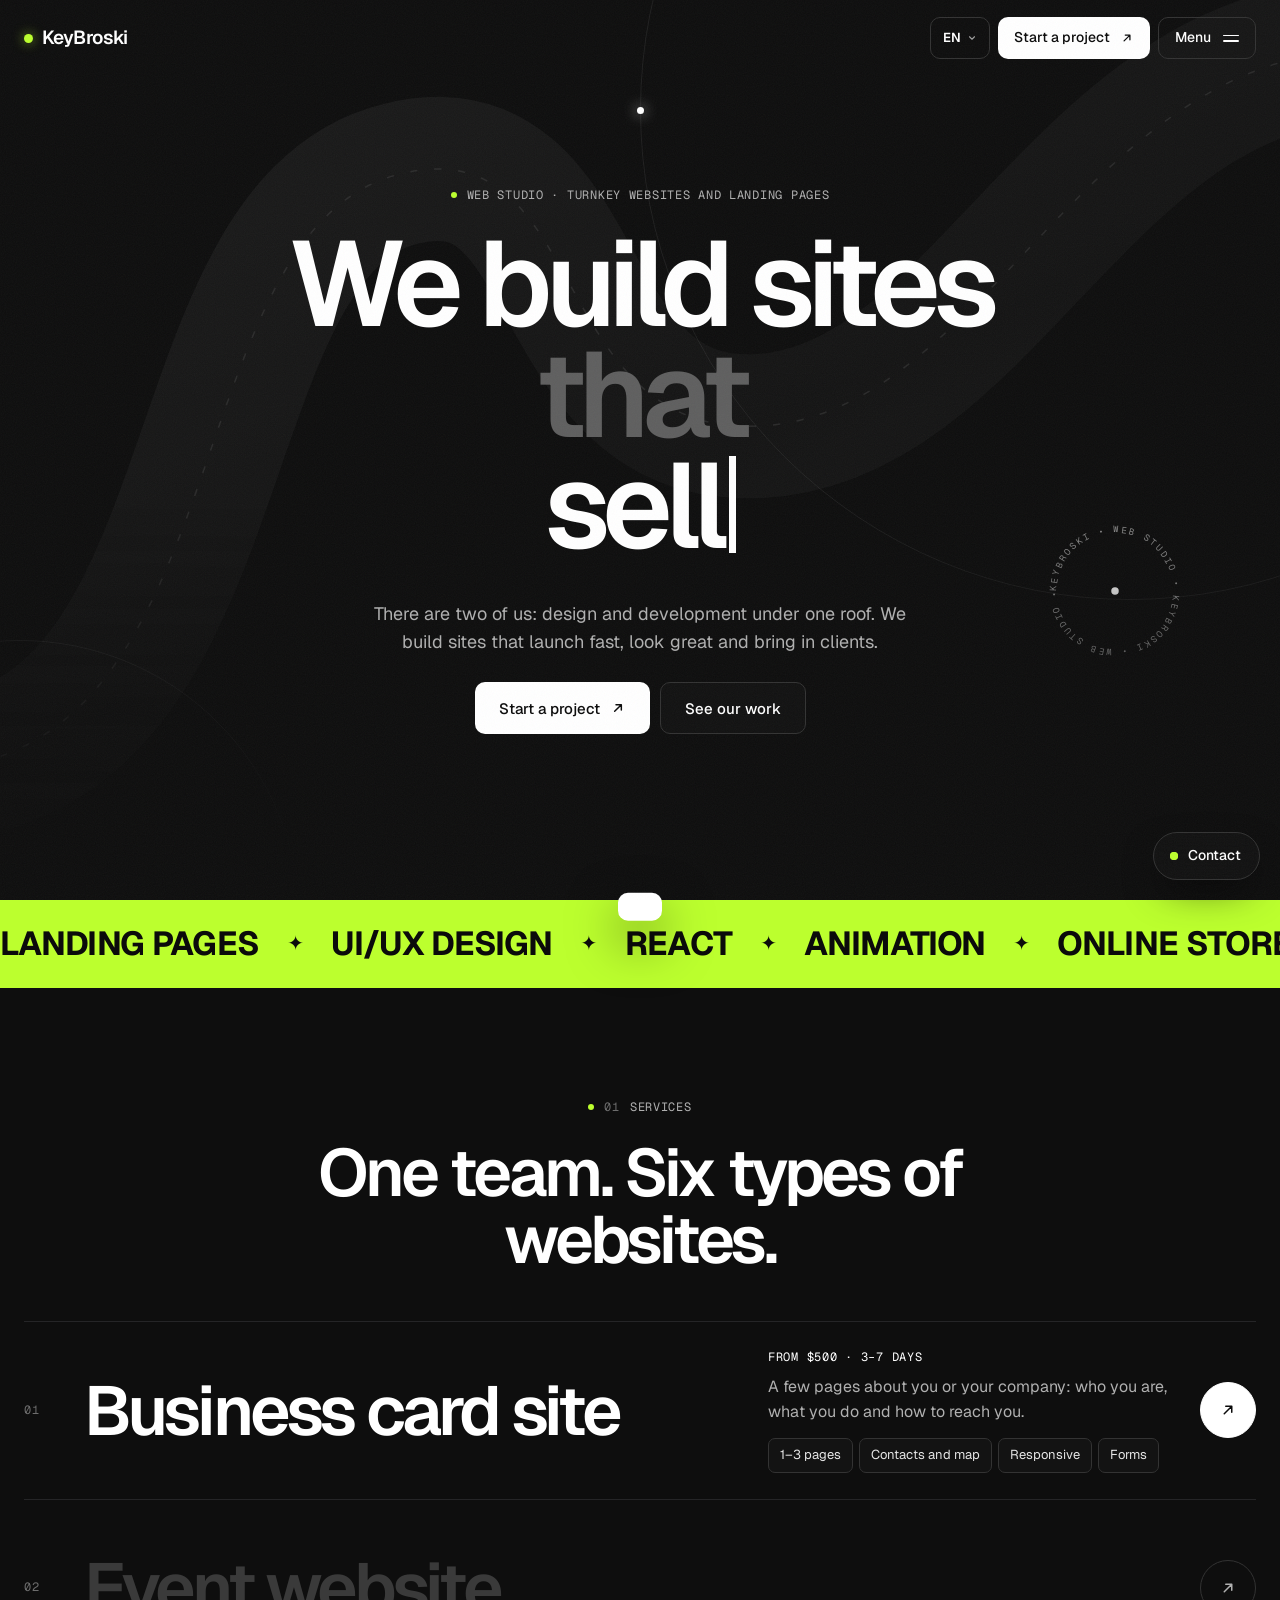
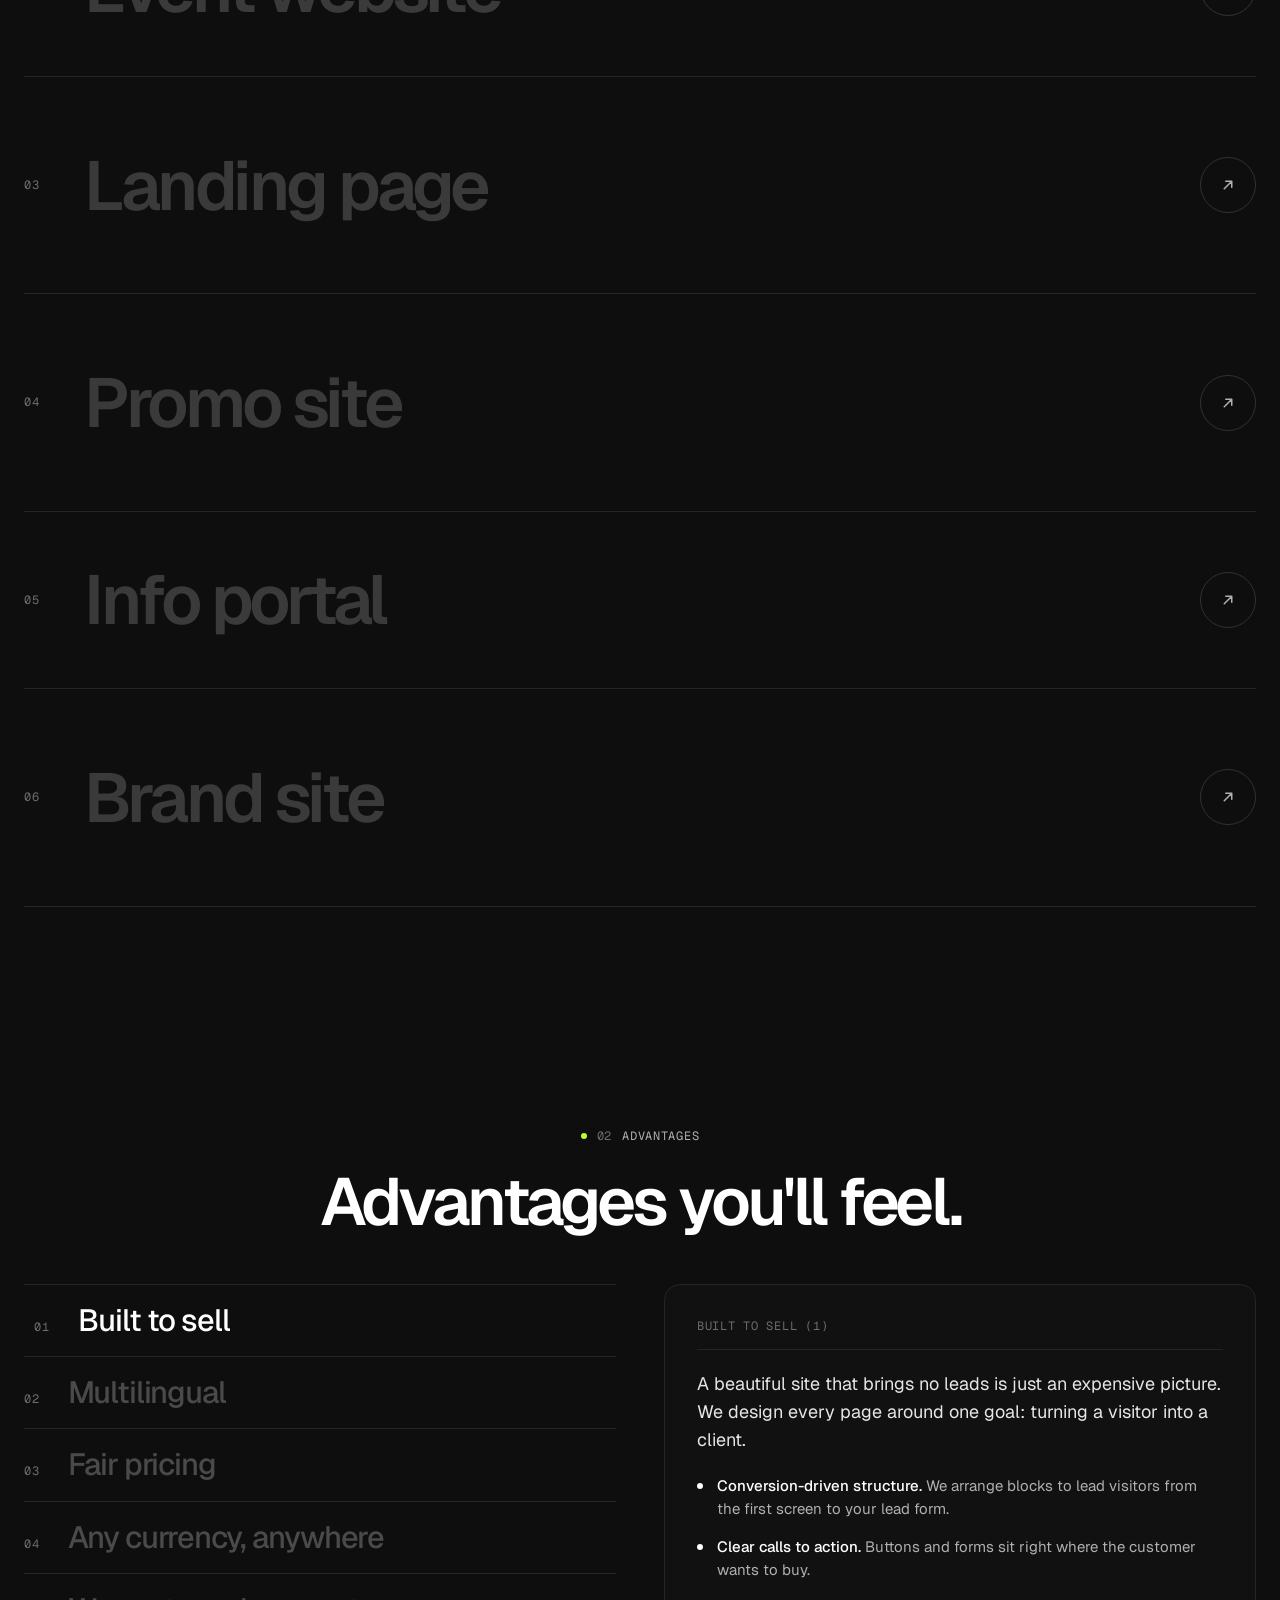
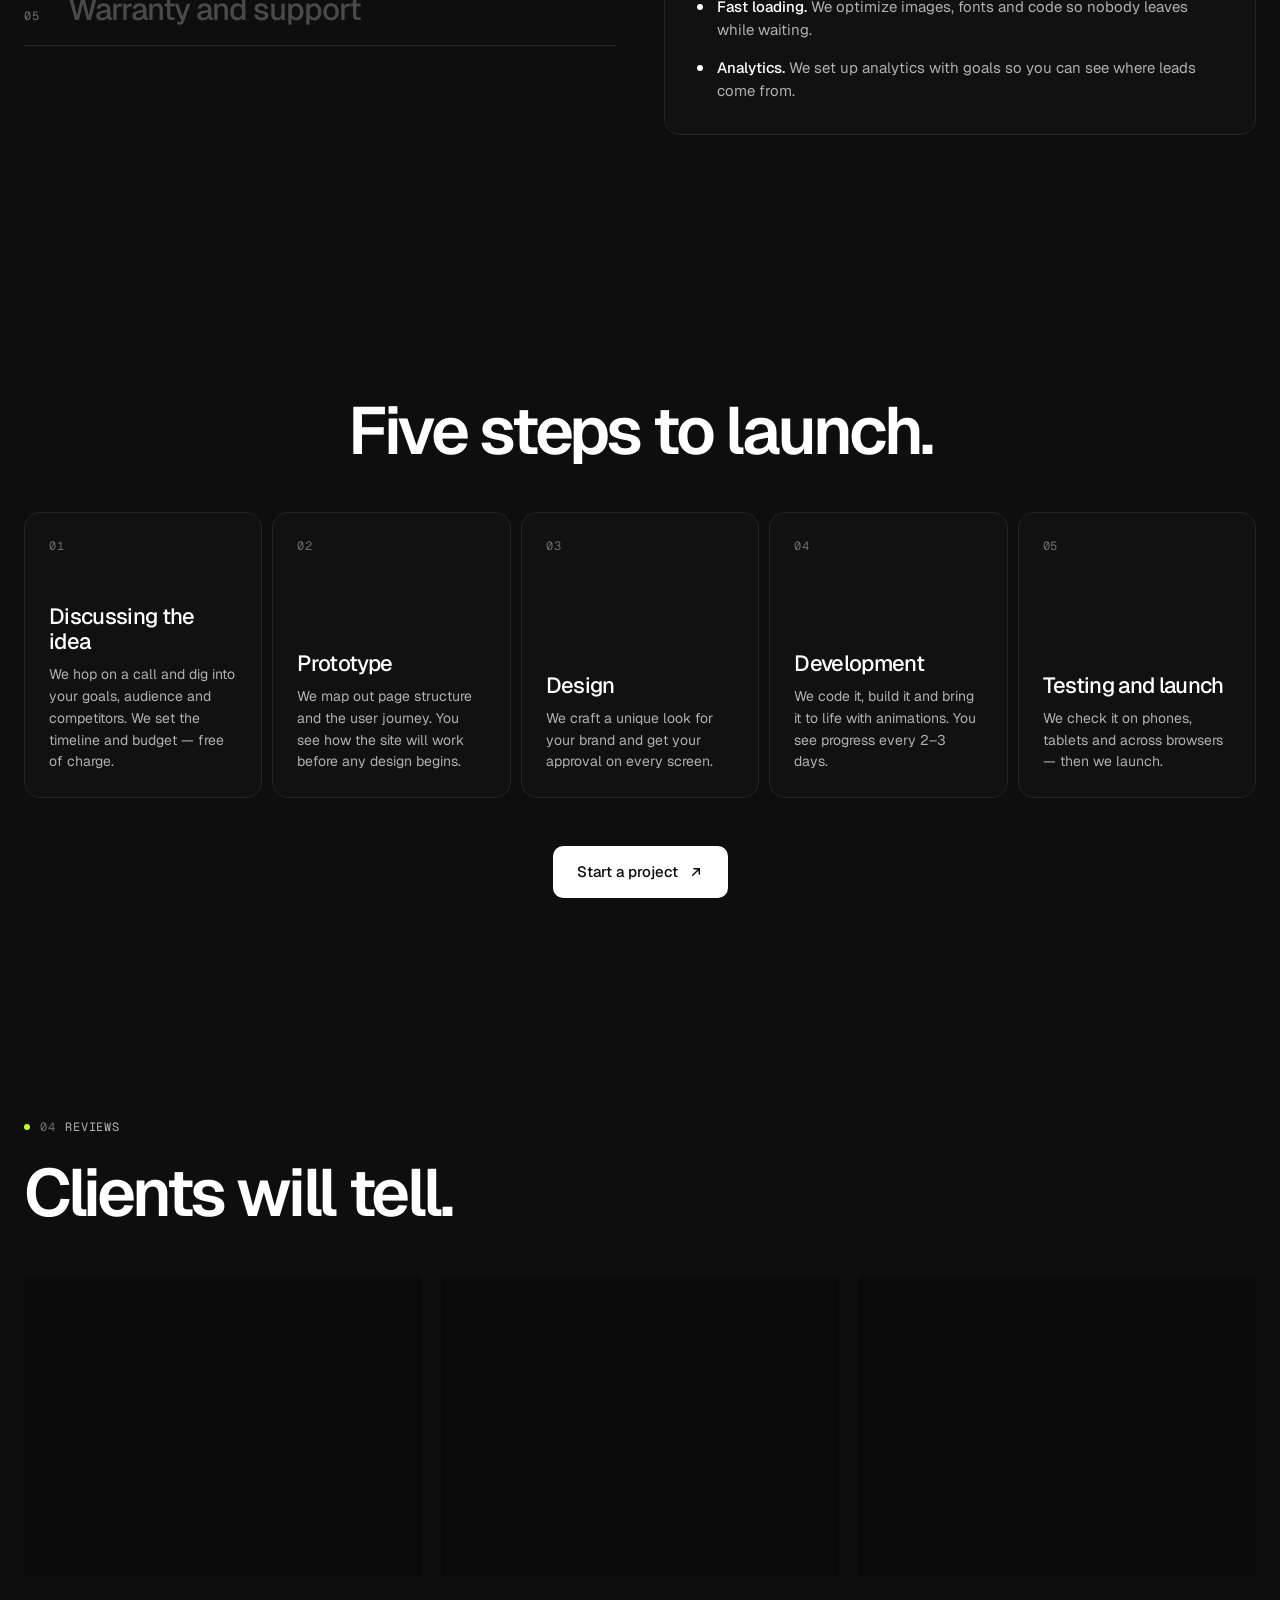
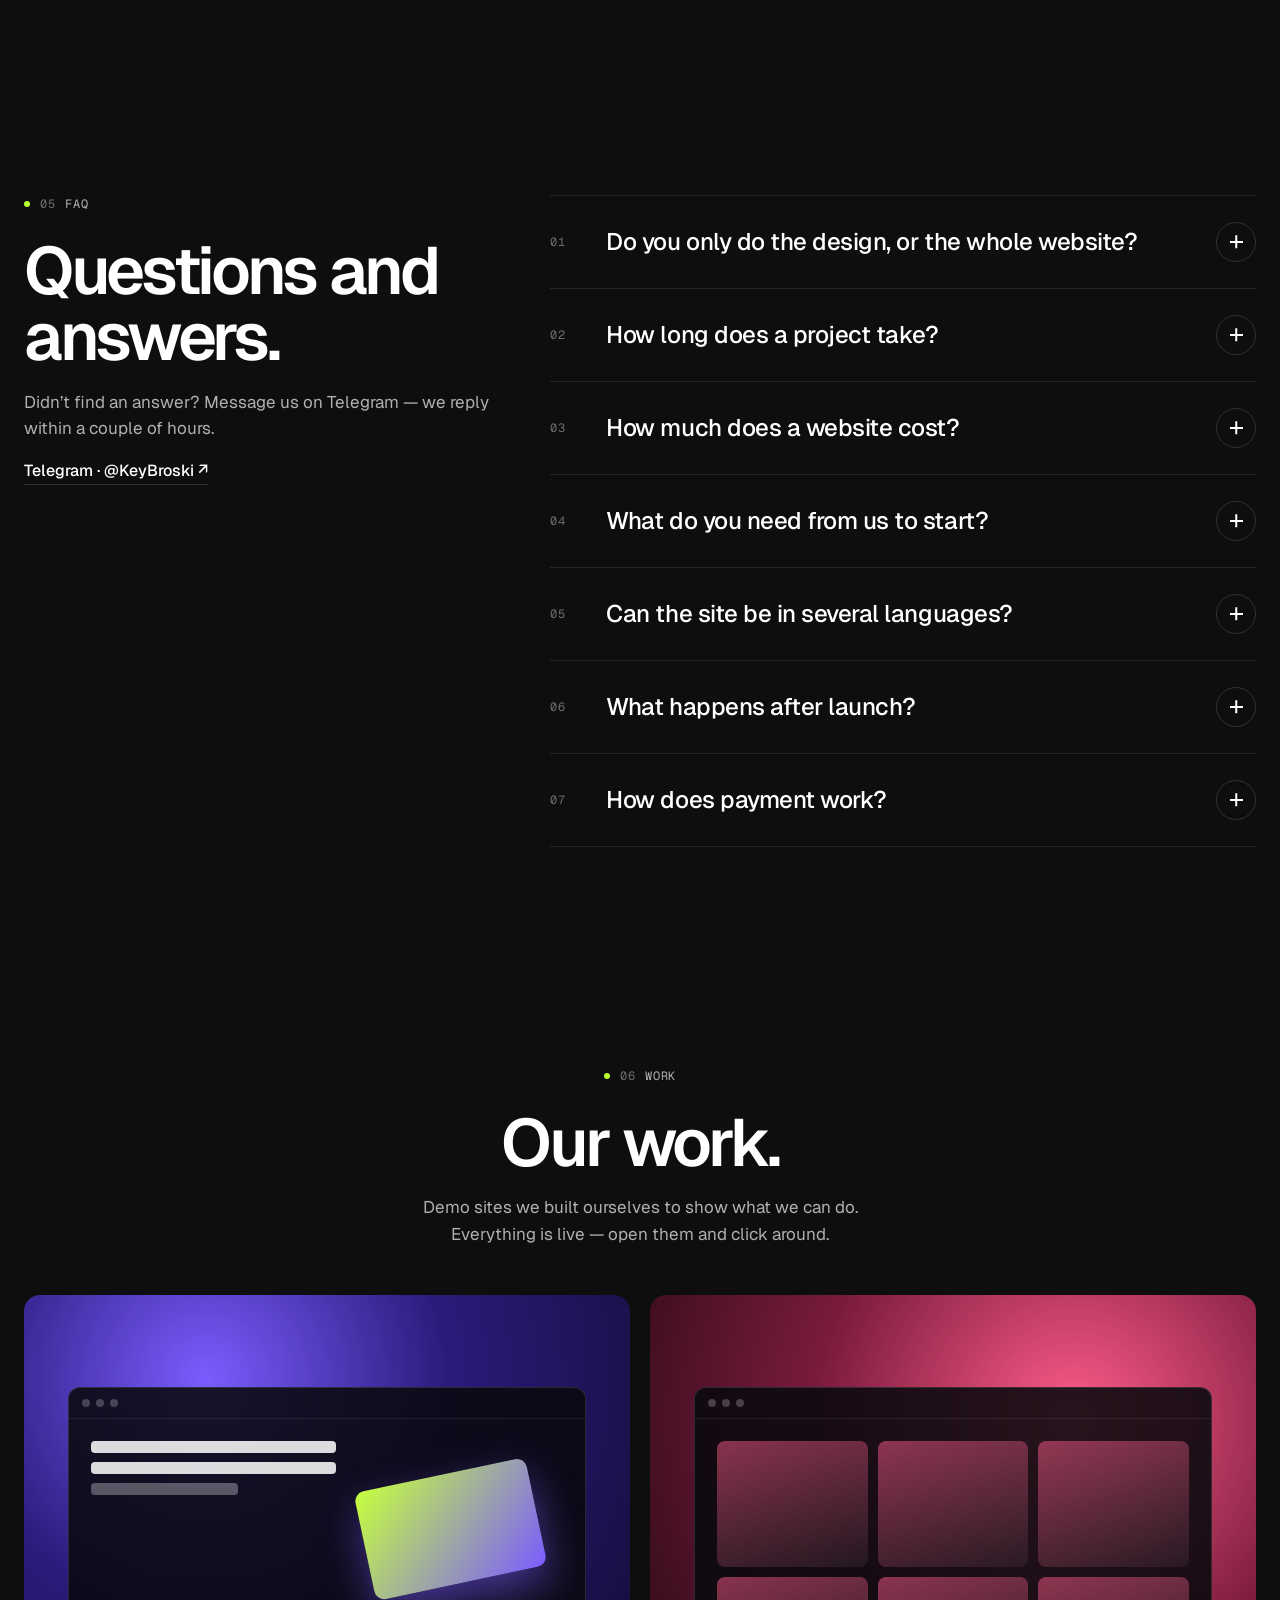
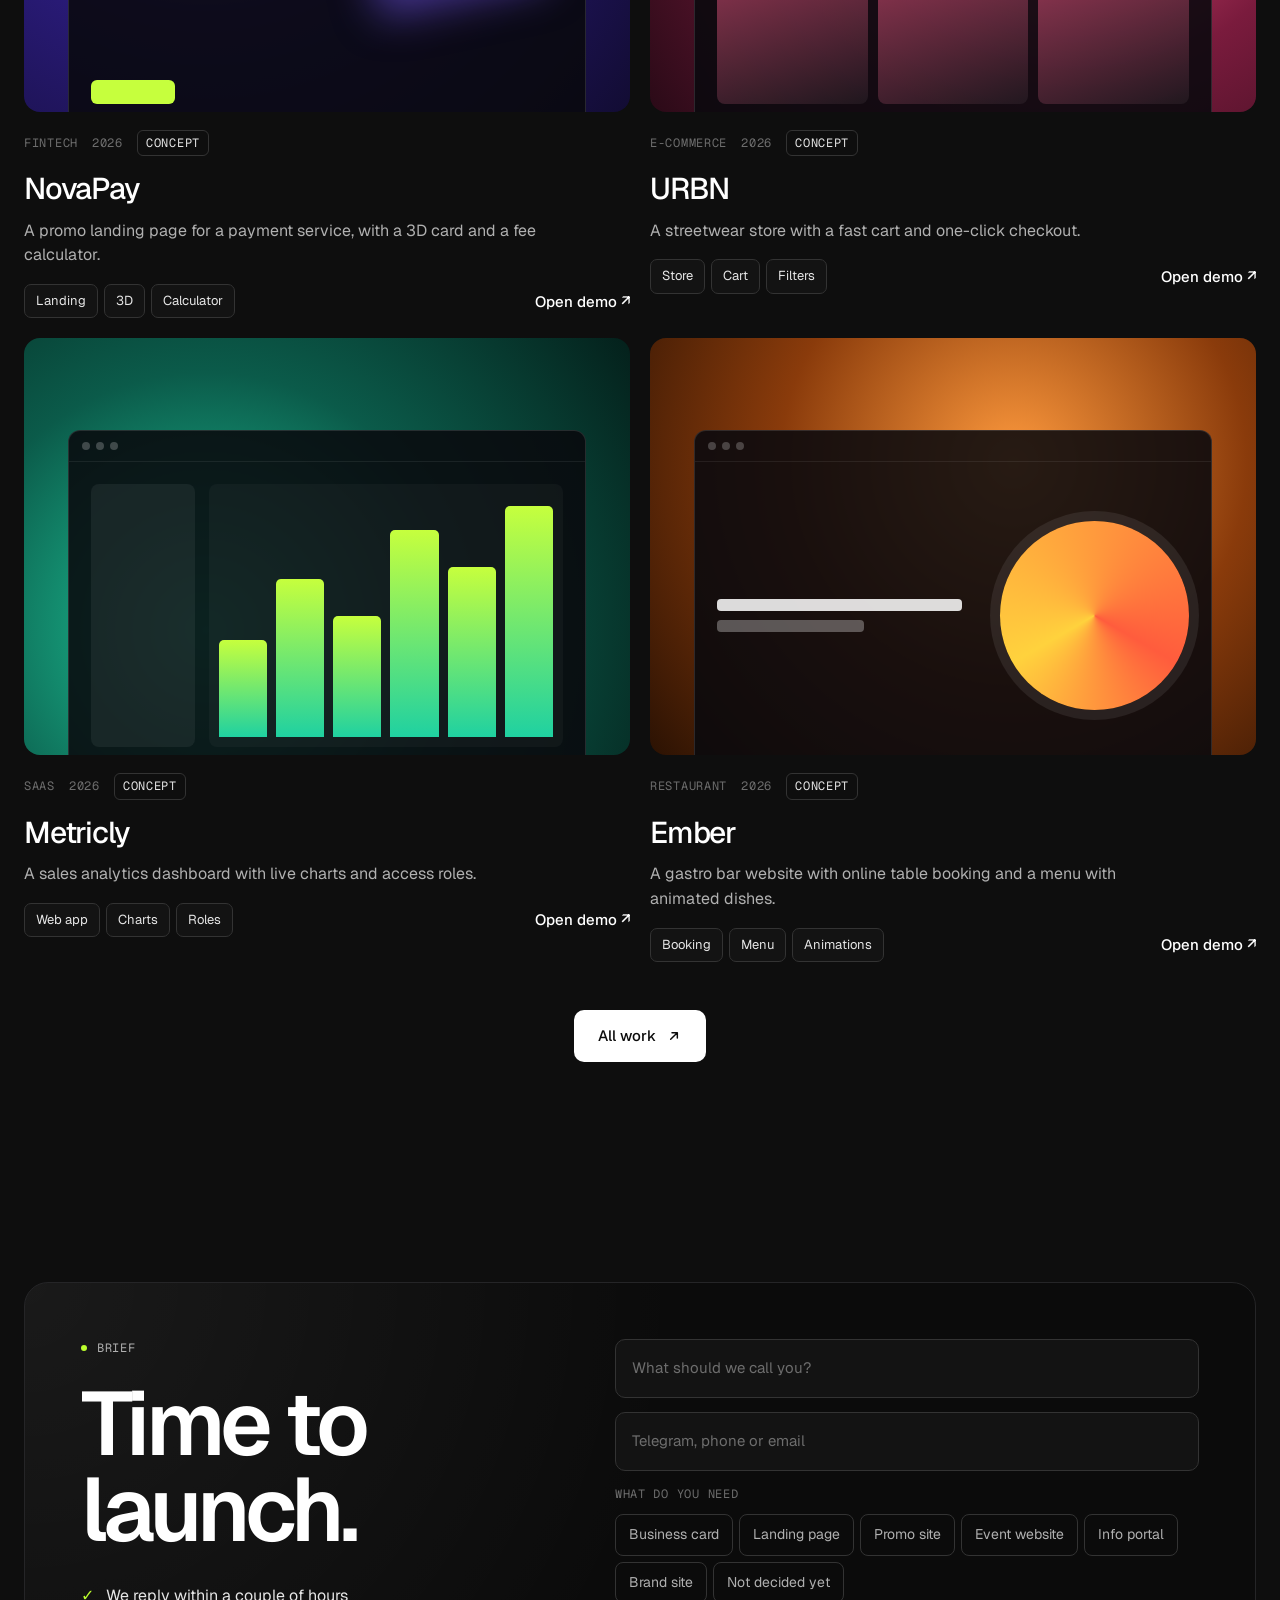
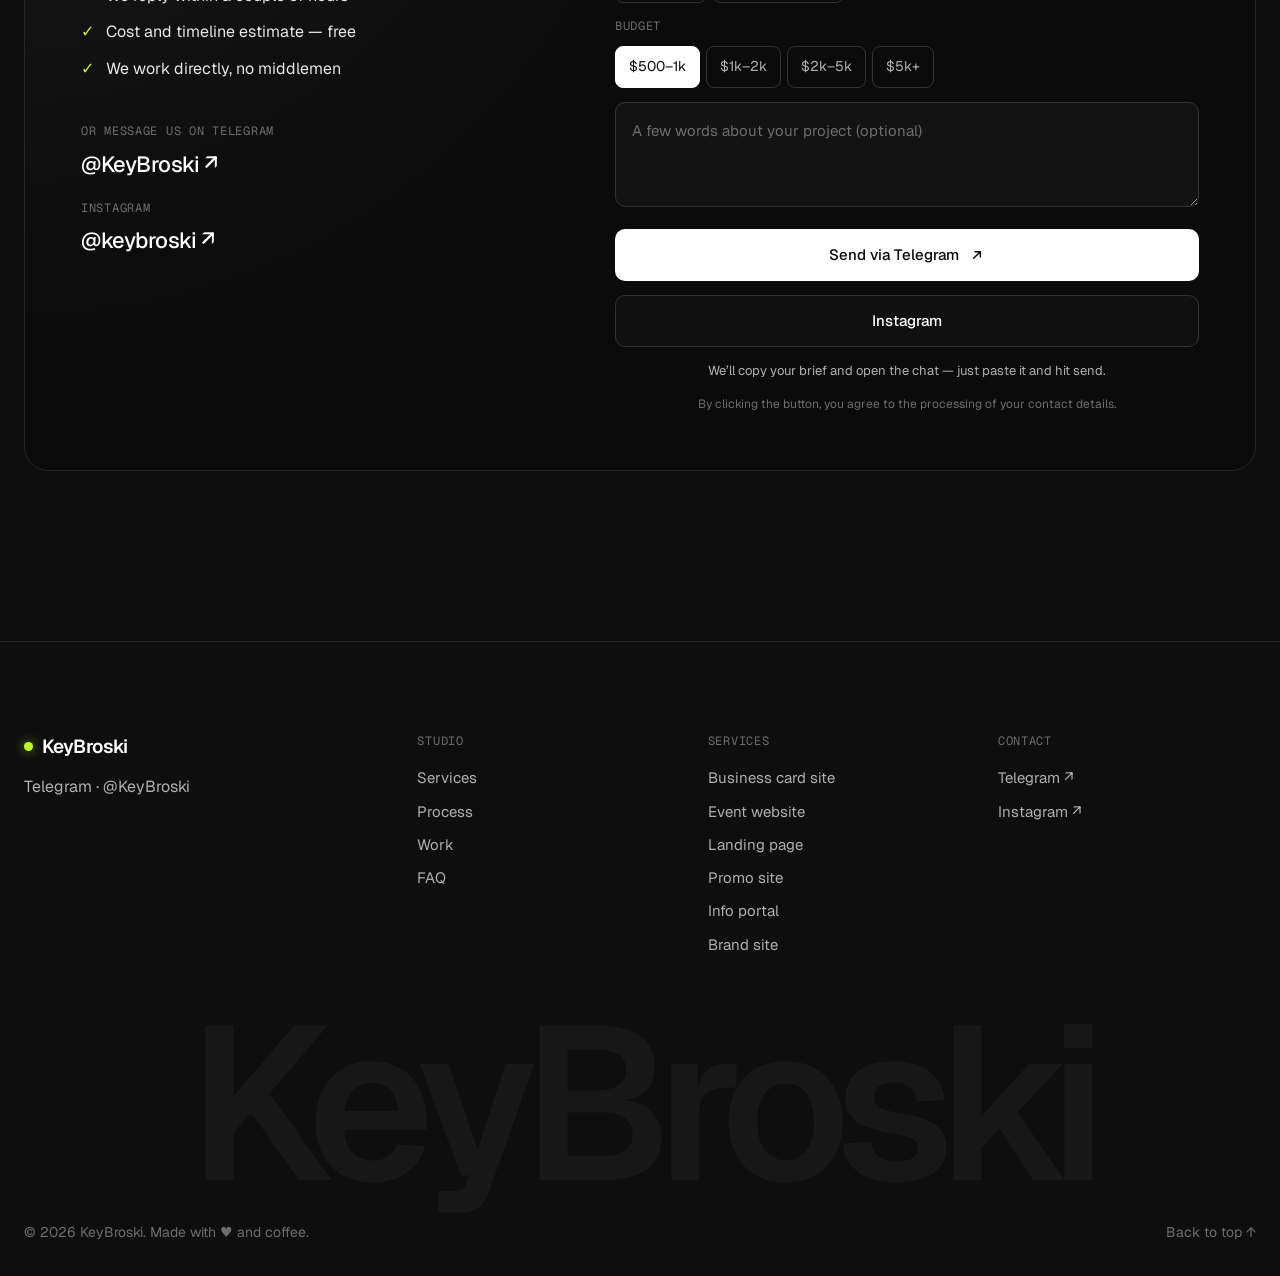
<file: index.html>
<!DOCTYPE html>
<html lang="ru">
<head>
  <meta charset="UTF-8">
  <meta name="viewport" content="width=device-width, initial-scale=1.0">
  <title data-i18n="meta.title">KeyBroski — веб-студия | Сайты и лендинги под ключ</title>
  <meta name="description" data-i18n-content="meta.desc" content="Команда из двух веб-разработчиков: сайты-визитки, лендинги, промо-сайты, порталы и сайты мероприятий. Дизайн и разработка в одних руках.">
  <meta name="theme-color" content="#0e0e0e">
  <meta property="og:title" content="KeyBroski — web studio">
  <meta property="og:description" content="Команда из двух веб-разработчиков: сайты-визитки, лендинги, промо-сайты, порталы и сайты мероприятий. Дизайн и разработка в одних руках.">
  <meta property="og:type" content="website">
  <link rel="icon" href="data:image/svg+xml,<svg xmlns='http://www.w3.org/2000/svg' viewBox='0 0 100 100'><rect width='100' height='100' rx='24' fill='%230e0e0e'/><text x='50' y='66' font-family='Arial' font-weight='700' font-size='48' fill='white' text-anchor='middle'>KB</text></svg>">

  <link rel="preconnect" href="https://fonts.googleapis.com">
  <link rel="preconnect" href="https://fonts.gstatic.com" crossorigin>
  <link rel="preload" as="style" href="https://fonts.googleapis.com/css2?family=Geist:wght@400;500;600;700&family=Geist+Mono:wght@400;500&display=swap" onload="this.onload=null;this.rel='stylesheet'">
  <noscript><link rel="stylesheet" href="https://fonts.googleapis.com/css2?family=Geist:wght@400;500;600;700&family=Geist+Mono:wght@400;500&display=swap"></noscript>

  <link rel="stylesheet" href="css/style.css?v=29">
</head>
<body>

  <!-- ===== Общий анимированный фон ===== -->
  <div class="bg" aria-hidden="true">
    <span class="bg__blob bg__blob--1"></span>
    <span class="bg__blob bg__blob--2"></span>
    <span class="bg__blob bg__blob--3"></span>
    <span class="bg__blob bg__blob--4"></span>
    <span class="bg__grid"></span>
    <span class="bg__vignette"></span>
  </div>

  <!-- ===== Шапка ===== -->
  <header class="header" id="header">
    <div class="container header__inner">
      <a href="#top" class="logo" aria-label="KeyBroski">
        <span class="logo__dot"></span>KeyBroski
      </a>

      <div class="header__actions">
        <div class="lang" id="lang">
          <button type="button" class="lang__toggle" id="langToggle" aria-haspopup="true" aria-expanded="false" aria-controls="langMenu" data-i18n-aria="aria.lang" aria-label="Выбрать язык">
            <span class="lang__current" id="langCurrent">RU</span>
            <svg class="lang__chevron" width="10" height="10" viewBox="0 0 24 24" fill="none" aria-hidden="true"><path d="M6 9l6 6 6-6" stroke="currentColor" stroke-width="2.6" stroke-linecap="round" stroke-linejoin="round"/></svg>
          </button>
          <div class="lang__menu" id="langMenu" hidden>
            <button type="button" class="lang__btn" data-lang="ru"><span>Русский</span><small>RU</small></button>
            <button type="button" class="lang__btn" data-lang="uk"><span>Українська</span><small>UK</small></button>
            <button type="button" class="lang__btn" data-lang="en"><span>English</span><small>EN</small></button>
            <button type="button" class="lang__btn" data-lang="es"><span>Español</span><small>ES</small></button>
            <button type="button" class="lang__btn" data-lang="pl"><span>Polski</span><small>PL</small></button>
          </div>
        </div>

        <a href="#brief" data-modal="brief" class="btn btn--white btn--sm header__start">
          <span data-i18n="cta.start">Начать проект</span>
          <svg width="14" height="14" viewBox="0 0 24 24" fill="none" aria-hidden="true"><path d="M7 17 17 7M9 7h8v8" stroke="currentColor" stroke-width="2.2" stroke-linecap="round" stroke-linejoin="round"/></svg>
        </a>

        <button type="button" class="menu-btn" id="menuBtn" aria-expanded="false" aria-controls="menu" data-i18n-aria="aria.menuOpen" aria-label="Открыть меню">
          <span class="menu-btn__label" data-i18n="menu.open">Меню</span>
          <span class="menu-btn__icon" aria-hidden="true"><i></i><i></i></span>
        </button>
      </div>
    </div>
  </header>

  <!-- ===== Меню на весь экран ===== -->
  <div class="menu" id="menu" aria-hidden="true">
    <div class="menu__backdrop" data-menu-close></div>
    <nav class="menu__panel" aria-label="Menu">
      <div class="menu__top">
        <span class="mono dim" data-i18n="menu.open">Меню</span>
        <button type="button" class="menu__close" data-menu-close data-i18n-aria="aria.menuClose" aria-label="Закрыть меню">
          <span data-i18n="menu.close">Закрыть</span> ✕
        </button>
      </div>
      <ol class="menu__list">
        <li><a href="#services" data-menu-link><span class="mono">01</span><span data-i18n="nav.services">Услуги</span></a></li>
        <li><a href="#advantages" data-menu-link><span class="mono">02</span><span data-i18n="nav.adv">Преимущества</span></a></li>
        <li><a href="#process" data-menu-link><span class="mono">03</span><span data-i18n="nav.process">Процесс</span></a></li>
        <li><a href="#reviews" data-menu-link><span class="mono">04</span><span data-i18n="nav.reviews">Отзывы</span></a></li>
        <li><a href="#faq" data-menu-link><span class="mono">05</span><span data-i18n="nav.faq">Вопросы</span></a></li>
        <li><a href="#works" data-menu-link><span class="mono">06</span><span data-i18n="nav.works">Работы</span></a></li>
      </ol>
      <div class="menu__bottom">
        <span class="mono dim" data-i18n="menu.contacts">Связаться с нами</span>
        <a href="https://t.me/KeyBroski" target="_blank" rel="noopener">Telegram · @KeyBroski ↗</a>
        <a href="#instagram" data-ig target="_blank" rel="noopener">Instagram · <span data-ig-handle>@keybroski</span> ↗</a>
      </div>
    </nav>
  </div>

  <main id="top">

    <!-- ===== Hero ===== -->
    <section class="hero">
      <!-- визуал на фоне первого экрана -->
      <div class="hero__art" aria-hidden="true">
        <svg class="ribbon" viewBox="0 0 1200 900" preserveAspectRatio="xMidYMid slice">
          <defs>
            <linearGradient id="ribbonGrad" x1="0" y1="0" x2="1" y2="1">
              <stop offset="0" stop-color="#2c2c2c"/>
              <stop offset="0.55" stop-color="#1b1b1b"/>
              <stop offset="1" stop-color="#262626"/>
            </linearGradient>
          </defs>
          <path class="ribbon__path" d="M 1250 120 C 980 80 900 420 700 430 C 520 440 560 180 400 220 C 230 262 260 620 80 700 C -20 744 -60 700 -80 690"
                fill="none" stroke="url(#ribbonGrad)" stroke-width="120" stroke-linecap="round"/>
          <path class="ribbon__line" d="M 1250 120 C 980 80 900 420 700 430 C 520 440 560 180 400 220 C 230 262 260 620 80 700 C -20 744 -60 700 -80 690"
                fill="none" stroke="rgba(255,255,255,0.18)" stroke-width="1.2" stroke-dasharray="6 14"/>
        </svg>
        <div class="orbit orbit--1"><span class="orbit__dot"></span></div>
        <div class="orbit orbit--2"><span class="orbit__dot"></span></div>
        <svg class="badge" viewBox="0 0 200 200">
          <defs><path id="badgeCircle" d="M100,100 m-78,0 a78,78 0 1,1 156,0 a78,78 0 1,1 -156,0"/></defs>
          <text><textPath href="#badgeCircle" startOffset="0" textLength="488" lengthAdjust="spacing">KEYBROSKI • WEB STUDIO • KEYBROSKI • WEB STUDIO •</textPath></text>
          <circle cx="100" cy="100" r="5" class="badge__dot"/>
        </svg>
      </div>

      <div class="container hero__inner">
        <p class="mono eyebrow reveal" data-i18n="hero.eyebrow">Веб-студия · Сайты и лендинги под ключ</p>
        <h1 class="hero__title blur-in" data-i18n="hero.title"><span class="hl hl--1">Создаём сайты,</span><span class="hl hl--2 dim">которые</span><span class="hl hl--3"><span class="hero-word" id="heroWord">продают</span></span></h1>

        <div class="hero__bottom">
          <a href="#services" class="hero__scroll reveal">
            <span class="hero__scroll-line" aria-hidden="true"></span>
            <span class="mono" data-i18n="hero.scroll">Листайте</span>
          </a>
          <div class="hero__side">
            <p class="hero__text reveal" data-i18n="hero.text">Нас двое: дизайн и разработка в одних руках. Делаем сайты, которые быстро запускаются, хорошо выглядят и приводят клиентов.</p>
            <div class="hero__actions reveal">
              <a href="#brief" data-modal="brief" class="btn btn--white"><span data-i18n="cta.start">Начать проект</span> <svg width="16" height="16" viewBox="0 0 24 24" fill="none" aria-hidden="true"><path d="M7 17 17 7M9 7h8v8" stroke="currentColor" stroke-width="2.2" stroke-linecap="round" stroke-linejoin="round"/></svg></a>
              <a href="#works" class="btn btn--ghost"><span data-i18n="cta.works">Смотреть работы</span></a>
            </div>
          </div>
        </div>
      </div>
    </section>

    <!-- ===== Бегущая строка ===== -->
    <div class="ticker" aria-hidden="true">
      <div class="ticker__track">
        <div class="ticker__group" data-i18n="marquee"><span>Лендинги</span><i>✦</i><span>UI/UX дизайн</span><i>✦</i><span>React</span><i>✦</i><span>Анимации</span><i>✦</i><span>Интернет-магазины</span><i>✦</i><span>Next.js</span><i>✦</i><span>SEO</span><i>✦</i><span>Адаптив</span><i>✦</i></div>
        <div class="ticker__group" data-i18n="marquee"><span>Лендинги</span><i>✦</i><span>UI/UX дизайн</span><i>✦</i><span>React</span><i>✦</i><span>Анимации</span><i>✦</i><span>Интернет-магазины</span><i>✦</i><span>Next.js</span><i>✦</i><span>SEO</span><i>✦</i><span>Адаптив</span><i>✦</i></div>
      </div>
    </div>

    <!-- ===== Услуги ===== -->
    <section class="section" id="services">
      <div class="container">
        <div class="head head--svc head--center">
          <p class="mono eyebrow reveal"><span class="eyebrow__num">01</span><span data-i18n="services.tag">Услуги</span></p>
          <h2 class="title reveal" data-i18n="services.title">Одна команда. Шесть видов сайтов.</h2>
        </div>
        <div class="srows reveal" id="srows">

          <div class="srow is-active" data-srow="1">
            <button type="button" class="srow__head" aria-expanded="true">
              <span class="mono srow__num">01</span>
              <span class="srow__title" data-i18n="sv1.t">Сайт-визитка</span>
            </button>
            <div class="srow__body"><div class="srow__body-in">
              <p class="mono srow__meta"><span data-i18n="sv1.price">от 500 $</span> · <span data-i18n="sv1.time">3–7 дней</span></p>
              <p class="srow__text" data-i18n="sv1.d">Пара страниц о вас или компании: кто вы, чем занимаетесь и как связаться.</p>
              <div class="tags" data-i18n-tags="sv1.tags"><span>1–3 страницы</span><span>Контакты и карта</span><span>Адаптив</span><span>Формы</span></div>
            </div></div>
            <button type="button" class="srow__btn" data-modal="brief" data-service="s1" data-i18n-aria="services.order" aria-label="Заказать">
              <svg width="18" height="18" viewBox="0 0 24 24" fill="none" aria-hidden="true"><path d="M7 17 17 7M9 7h8v8" stroke="currentColor" stroke-width="2" stroke-linecap="round" stroke-linejoin="round"/></svg>
            </button>
          </div>
          <div class="srow" data-srow="2">
            <button type="button" class="srow__head" aria-expanded="false">
              <span class="mono srow__num">02</span>
              <span class="srow__title" data-i18n="sv2.t">Сайт мероприятия</span>
            </button>
            <div class="srow__body"><div class="srow__body-in">
              <p class="mono srow__meta"><span data-i18n="sv2.price">от 500 $</span> · <span data-i18n="sv2.time">7–10 дней</span></p>
              <p class="srow__text" data-i18n="sv2.d">Конференция, фестиваль или концерт: программа, спикеры, регистрация и продажа билетов.</p>
              <div class="tags" data-i18n-tags="sv2.tags"><span>Программа</span><span>Спикеры</span><span>Регистрация</span><span>Билеты</span></div>
            </div></div>
            <button type="button" class="srow__btn" data-modal="brief" data-service="s4" data-i18n-aria="services.order" aria-label="Заказать">
              <svg width="18" height="18" viewBox="0 0 24 24" fill="none" aria-hidden="true"><path d="M7 17 17 7M9 7h8v8" stroke="currentColor" stroke-width="2" stroke-linecap="round" stroke-linejoin="round"/></svg>
            </button>
          </div>
          <div class="srow" data-srow="3">
            <button type="button" class="srow__head" aria-expanded="false">
              <span class="mono srow__num">03</span>
              <span class="srow__title" data-i18n="sv3.t">Лендинг</span>
            </button>
            <div class="srow__body"><div class="srow__body-in">
              <p class="mono srow__meta"><span data-i18n="sv3.price">от 500 $</span> · <span data-i18n="sv3.time">5–10 дней</span></p>
              <p class="srow__text" data-i18n="sv3.d">Одна продающая страница под продукт или рекламную кампанию.</p>
              <div class="tags" data-i18n-tags="sv3.tags"><span>Продающая структура</span><span>Формы заявок</span><span>Аналитика</span><span>Анимации</span></div>
            </div></div>
            <button type="button" class="srow__btn" data-modal="brief" data-service="s2" data-i18n-aria="services.order" aria-label="Заказать">
              <svg width="18" height="18" viewBox="0 0 24 24" fill="none" aria-hidden="true"><path d="M7 17 17 7M9 7h8v8" stroke="currentColor" stroke-width="2" stroke-linecap="round" stroke-linejoin="round"/></svg>
            </button>
          </div>
          <div class="srow" data-srow="4">
            <button type="button" class="srow__head" aria-expanded="false">
              <span class="mono srow__num">04</span>
              <span class="srow__title" data-i18n="sv4.t">Промо-сайт</span>
            </button>
            <div class="srow__body"><div class="srow__body-in">
              <p class="mono srow__meta"><span data-i18n="sv4.price">от 500 $</span> · <span data-i18n="sv4.time">7–14 дней</span></p>
              <p class="srow__text" data-i18n="sv4.d">Яркий сайт под запуск продукта или акцию — с анимациями и вау-эффектом.</p>
              <div class="tags" data-i18n-tags="sv4.tags"><span>Скролл-анимации</span><span>3D-эффекты</span><span>Запуск продукта</span><span>Акции</span></div>
            </div></div>
            <button type="button" class="srow__btn" data-modal="brief" data-service="s3" data-i18n-aria="services.order" aria-label="Заказать">
              <svg width="18" height="18" viewBox="0 0 24 24" fill="none" aria-hidden="true"><path d="M7 17 17 7M9 7h8v8" stroke="currentColor" stroke-width="2" stroke-linecap="round" stroke-linejoin="round"/></svg>
            </button>
          </div>
          <div class="srow" data-srow="5">
            <button type="button" class="srow__head" aria-expanded="false">
              <span class="mono srow__num">05</span>
              <span class="srow__title" data-i18n="sv5.t">Инфо-портал</span>
            </button>
            <div class="srow__body"><div class="srow__body-in">
              <p class="mono srow__meta"><span data-i18n="sv5.price">от 500 $</span> · <span data-i18n="sv5.time">20–30 дней</span></p>
              <p class="srow__text" data-i18n="sv5.d">Сайт с большим объёмом контента: статьи, рубрики, каталоги и поиск.</p>
              <div class="tags" data-i18n-tags="sv5.tags"><span>Статьи</span><span>Рубрики</span><span>Поиск</span><span>Админка</span></div>
            </div></div>
            <button type="button" class="srow__btn" data-modal="brief" data-service="s5" data-i18n-aria="services.order" aria-label="Заказать">
              <svg width="18" height="18" viewBox="0 0 24 24" fill="none" aria-hidden="true"><path d="M7 17 17 7M9 7h8v8" stroke="currentColor" stroke-width="2" stroke-linecap="round" stroke-linejoin="round"/></svg>
            </button>
          </div>
          <div class="srow" data-srow="6">
            <button type="button" class="srow__head" aria-expanded="false">
              <span class="mono srow__num">06</span>
              <span class="srow__title" data-i18n="sv6.t">Имиджевый сайт</span>
            </button>
            <div class="srow__body"><div class="srow__body-in">
              <p class="mono srow__meta"><span data-i18n="sv6.price">от 500 $</span> · <span data-i18n="sv6.time">14–20 дней</span></p>
              <p class="srow__text" data-i18n="sv6.d">Создаёт образ бренда: атмосфера, история и эстетика вашей компании.</p>
              <div class="tags" data-i18n-tags="sv6.tags"><span>История бренда</span><span>Атмосфера</span><span>Фото и видео</span><span>Анимации</span></div>
            </div></div>
            <button type="button" class="srow__btn" data-modal="brief" data-service="s6" data-i18n-aria="services.order" aria-label="Заказать">
              <svg width="18" height="18" viewBox="0 0 24 24" fill="none" aria-hidden="true"><path d="M7 17 17 7M9 7h8v8" stroke="currentColor" stroke-width="2" stroke-linecap="round" stroke-linejoin="round"/></svg>
            </button>
          </div>
        </div>
      </div>
    </section>

    <!-- ===== Преимущества ===== -->
    <section class="section" id="advantages">
      <div class="container">
        <div class="head head--center">
          <p class="mono eyebrow reveal"><span class="eyebrow__num">02</span><span data-i18n="adv.tag">Преимущества</span></p>
          <h2 class="title reveal" data-i18n="adv.title">Преимущества, которые вы почувствуете.</h2>
        </div>
        <div class="adv">
          <div class="adv__list reveal" role="tablist">

            <button type="button" class="adv__item is-active" data-adv="1" role="tab" aria-selected="true" aria-controls="advPanel">
              <span class="mono adv__num">01</span><span class="adv__name" data-i18n="adv1.t">Ориентир на продажи</span>
            </button>
            <button type="button" class="adv__item" data-adv="2" role="tab" aria-selected="false" aria-controls="advPanel">
              <span class="mono adv__num">02</span><span class="adv__name" data-i18n="adv2.t">Мультиязычность</span>
            </button>
            <button type="button" class="adv__item" data-adv="3" role="tab" aria-selected="false" aria-controls="advPanel">
              <span class="mono adv__num">03</span><span class="adv__name" data-i18n="adv3.t">Обоснованные цены</span>
            </button>
            <button type="button" class="adv__item" data-adv="4" role="tab" aria-selected="false" aria-controls="advPanel">
              <span class="mono adv__num">04</span><span class="adv__name" data-i18n="adv4.t">Любая валюта и география</span>
            </button>
            <button type="button" class="adv__item" data-adv="5" role="tab" aria-selected="false" aria-controls="advPanel">
              <span class="mono adv__num">05</span><span class="adv__name" data-i18n="adv5.t">Гарантия и техподдержка</span>
            </button>
          </div>
          <div class="adv__panel reveal" id="advPanel" role="tabpanel" aria-live="polite">
            <div class="adv__inner" id="advInner">
              <p class="mono dim adv__label" id="advLabel"></p>
              <p class="adv__text" id="advText"></p>
              <ul class="adv__bullets" id="advList"></ul>
            </div>
          </div>
        </div>
      </div>
    </section>

    <!-- ===== Процесс ===== -->
    <section class="section" id="process">
      <div class="container">
        <div class="head head--center">
          <p class="mono eyebrow reveal"><span class="eyebrow__num">03</span><span data-i18n="process.tag">Процесс</span></p>
          <h2 class="title reveal" data-i18n="process.title">Пять шагов до запуска.</h2>
        </div>
        <ol class="steps">

          <li class="step reveal">
            <span class="mono step__num">01</span>
            <h3 class="step__title" data-i18n="p1.h">Обсуждение идеи</h3>
            <p class="step__text" data-i18n="p1.p">Созваниваемся, разбираемся в задаче, аудитории и конкурентах. Фиксируем сроки и бюджет — бесплатно.</p>
          </li>
          <li class="step reveal">
            <span class="mono step__num">02</span>
            <h3 class="step__title" data-i18n="p2.h">Прототип</h3>
            <p class="step__text" data-i18n="p2.p">Собираем структуру страниц и путь пользователя. Видно, как будет работать сайт, ещё до дизайна.</p>
          </li>
          <li class="step reveal">
            <span class="mono step__num">03</span>
            <h3 class="step__title" data-i18n="p3.h">Дизайн</h3>
            <p class="step__text" data-i18n="p3.p">Рисуем уникальный визуал под ваш бренд и согласовываем с вами каждый экран.</p>
          </li>
          <li class="step reveal">
            <span class="mono step__num">04</span>
            <h3 class="step__title" data-i18n="p4.h">Вёрстка</h3>
            <p class="step__text" data-i18n="p4.p">Верстаем, программируем и оживляем сайт анимациями. Показываем результаты каждые 2–3 дня.</p>
          </li>
          <li class="step reveal">
            <span class="mono step__num">05</span>
            <h3 class="step__title" data-i18n="p5.h">Тестирование и запуск</h3>
            <p class="step__text" data-i18n="p5.p">Проверяем на телефонах, планшетах и в разных браузерах — и запускаем.</p>
          </li>
        </ol>
        <div class="center reveal">
          <a href="#brief" data-modal="brief" class="btn btn--white"><span data-i18n="cta.start">Начать проект</span>
            <svg width="16" height="16" viewBox="0 0 24 24" fill="none" aria-hidden="true"><path d="M7 17 17 7M9 7h8v8" stroke="currentColor" stroke-width="2.2" stroke-linecap="round" stroke-linejoin="round"/></svg>
          </a>
        </div>
      </div>
    </section>

    <!-- ===== Отзывы ===== -->
    <section class="section" id="reviews">
      <div class="container">
        <div class="head">
          <p class="mono eyebrow reveal"><span class="eyebrow__num">04</span><span data-i18n="reviews.tag">Отзывы</span></p>
          <h2 class="title reveal" data-i18n="reviews.title">Клиенты скажут.</h2>
        </div>
        <div class="reviews">

          <figure class="review reveal">
            <span class="mono review__badge" data-i18n="reviews.badge">Место для отзыва</span>
            <blockquote data-i18n="r1.q">Здесь появится отзыв нашего первого клиента. Может быть, вашего?</blockquote>
            <figcaption><span class="review__avatar" aria-hidden="true">?</span><span><b data-i18n="r1.n">Ваше имя</b><small data-i18n="r1.r">ваш проект</small></span></figcaption>
            <span class="mono review__pager">01 / 03</span>
          </figure>
          <figure class="review reveal">
            <span class="mono review__badge" data-i18n="reviews.badge">Место для отзыва</span>
            <blockquote data-i18n="r2.q">Место для отзыва о вашем лендинге, промо-сайте или сайте мероприятия.</blockquote>
            <figcaption><span class="review__avatar" aria-hidden="true">?</span><span><b data-i18n="r2.n">Скоро</b><small data-i18n="r2.r">следующий клиент</small></span></figcaption>
            <span class="mono review__pager">02 / 03</span>
          </figure>
          <figure class="review reveal">
            <span class="mono review__badge" data-i18n="reviews.badge">Место для отзыва</span>
            <blockquote data-i18n="r3.q">Мы только начинаем собирать отзывы — и каждый для нас на вес золота.</blockquote>
            <figcaption><span class="review__avatar" aria-hidden="true">K</span><span><b data-i18n="r3.n">KeyBroski</b><small data-i18n="r3.r">команда</small></span></figcaption>
            <span class="mono review__pager">03 / 03</span>
          </figure>
        </div>
      </div>
    </section>

    <!-- ===== Вопросы ===== -->
    <section class="section" id="faq">
      <div class="container faq-wrap">
        <div class="head">
          <p class="mono eyebrow reveal"><span class="eyebrow__num">05</span><span data-i18n="faq.tag">Вопросы</span></p>
          <h2 class="title reveal" data-i18n="faq.title">Вопросы и ответы.</h2>
          <p class="head__text reveal" data-i18n="faq.text">Не нашли ответ? Напишите нам в Telegram — ответим в течение пары часов.</p>
          <a class="faq__mail reveal" href="https://t.me/KeyBroski" target="_blank" rel="noopener">Telegram · @KeyBroski ↗</a>
        </div>
        <div class="acc acc--faq reveal">

          <div class="acc__item">
            <button type="button" class="acc__head" aria-expanded="false">
              <span class="mono acc__num">01</span>
              <span class="acc__title acc__title--q" data-i18n="q1">Вы только рисуете дизайн или делаете сайт целиком?</span>
              <span class="acc__plus" aria-hidden="true"></span>
            </button>
            <div class="acc__body"><div class="acc__body-inner"><p data-i18n="a1">Целиком: дизайн, вёрстка, программирование и запуск. Отдаём готовый работающий сайт, а не только макет.</p></div></div>
          </div>
          <div class="acc__item">
            <button type="button" class="acc__head" aria-expanded="false">
              <span class="mono acc__num">02</span>
              <span class="acc__title acc__title--q" data-i18n="q2">Сколько длится проект?</span>
              <span class="acc__plus" aria-hidden="true"></span>
            </button>
            <div class="acc__body"><div class="acc__body-inner"><p data-i18n="a2">От 3–7 дней для сайта-визитки до 20–30 дней для портала. Точный срок называем после короткого брифа.</p></div></div>
          </div>
          <div class="acc__item">
            <button type="button" class="acc__head" aria-expanded="false">
              <span class="mono acc__num">03</span>
              <span class="acc__title acc__title--q" data-i18n="q3">Сколько стоит сайт?</span>
              <span class="acc__plus" aria-hidden="true"></span>
            </button>
            <div class="acc__body"><div class="acc__body-inner"><p data-i18n="a3">От 500 $. Цена зависит от объёма работы. Фиксируем её до старта и не меняем, если не меняется задача.</p></div></div>
          </div>
          <div class="acc__item">
            <button type="button" class="acc__head" aria-expanded="false">
              <span class="mono acc__num">04</span>
              <span class="acc__title acc__title--q" data-i18n="q4">Что нужно от нас для старта?</span>
              <span class="acc__plus" aria-hidden="true"></span>
            </button>
            <div class="acc__body"><div class="acc__body-inner"><p data-i18n="a4">Короткий бриф: что за бизнес, для кого сайт и какие сайты вам нравятся. Тексты и фото — если есть; если нет, поможем.</p></div></div>
          </div>
          <div class="acc__item">
            <button type="button" class="acc__head" aria-expanded="false">
              <span class="mono acc__num">05</span>
              <span class="acc__title acc__title--q" data-i18n="q5">Можно сделать сайт на нескольких языках?</span>
              <span class="acc__plus" aria-hidden="true"></span>
            </button>
            <div class="acc__body"><div class="acc__body-inner"><p data-i18n="a5">Да. Этот сайт — пример: пять языков с переключателем и автоопределением языка браузера.</p></div></div>
          </div>
          <div class="acc__item">
            <button type="button" class="acc__head" aria-expanded="false">
              <span class="mono acc__num">06</span>
              <span class="acc__title acc__title--q" data-i18n="q6">Что происходит после запуска?</span>
              <span class="acc__plus" aria-hidden="true"></span>
            </button>
            <div class="acc__body"><div class="acc__body-inner"><p data-i18n="a6">Месяц бесплатной поддержки, гарантия на ошибки и обучение работе с сайтом. Дальше можем сопровождать проект.</p></div></div>
          </div>
          <div class="acc__item">
            <button type="button" class="acc__head" aria-expanded="false">
              <span class="mono acc__num">07</span>
              <span class="acc__title acc__title--q" data-i18n="q7">Как проходит оплата?</span>
              <span class="acc__plus" aria-hidden="true"></span>
            </button>
            <div class="acc__body"><div class="acc__body-inner"><p data-i18n="a7">Этапами и в удобной для вас валюте: перевод на карту, оплата по счёту или через биржи фриланса.</p></div></div>
          </div>
        </div>
      </div>
    </section>

    <!-- ===== Работы ===== -->
    <section class="section" id="works">
      <div class="container">
        <div class="head head--center">
          <p class="mono eyebrow reveal"><span class="eyebrow__num">06</span><span data-i18n="works.tag">Работы</span></p>
          <h2 class="title reveal" data-i18n="works.title">Наши работы.</h2>
          <p class="head__text reveal" data-i18n="works.text">Демо-сайты, которые мы сделали сами, чтобы показать, что умеем. Всё живое — можно открыть и потыкать.</p>
        </div>
        <div class="works">

          <a class="work reveal" href="projects/novapay/index.html" data-project="1">
            <div class="work__visual work__visual--1"><div class="mock"><div class="mock__bar"><i></i><i></i><i></i></div><div class="mock__body"><div class="mock__lines"><i></i><i></i><i class="short"></i></div><div class="mock__card3d"></div><div class="mock__btn"></div></div></div></div>
            <div class="work__meta mono"><span data-i18n="w1.cat">Финтех</span><span>2026</span><span class="work__badge" data-i18n="hero.concept">Концепт</span></div>
            <h3 class="work__title" data-i18n="w1.title">NovaPay</h3>
            <p class="work__desc" data-i18n="w1.desc">Промо-лендинг платёжного сервиса с 3D-картой и калькулятором комиссий.</p>
            <div class="work__foot">
              <div class="tags" data-i18n-tags="w1.tags"><span>Лендинг</span><span>3D</span><span>Калькулятор</span></div>
              <span class="work__open"><span data-i18n="works.open">Открыть демо</span> ↗</span>
            </div>
          </a>
          <a class="work reveal" href="projects/urbn/index.html" data-project="2">
            <div class="work__visual work__visual--2"><div class="mock"><div class="mock__bar"><i></i><i></i><i></i></div><div class="mock__body mock__body--grid"><i></i><i></i><i></i><i></i><i></i><i></i></div></div></div>
            <div class="work__meta mono"><span data-i18n="w2.cat">E-commerce</span><span>2026</span><span class="work__badge" data-i18n="hero.concept">Концепт</span></div>
            <h3 class="work__title" data-i18n="w2.title">URBN</h3>
            <p class="work__desc" data-i18n="w2.desc">Магазин streetwear с быстрой корзиной и оплатой в один клик.</p>
            <div class="work__foot">
              <div class="tags" data-i18n-tags="w2.tags"><span>Магазин</span><span>Корзина</span><span>Фильтры</span></div>
              <span class="work__open"><span data-i18n="works.open">Открыть демо</span> ↗</span>
            </div>
          </a>
          <a class="work reveal" href="projects/metricly/index.html" data-project="3">
            <div class="work__visual work__visual--3"><div class="mock"><div class="mock__bar"><i></i><i></i><i></i></div><div class="mock__body mock__body--dash"><div class="mock__side"></div><div class="mock__bars"><i style="--h:40%"></i><i style="--h:65%"></i><i style="--h:50%"></i><i style="--h:85%"></i><i style="--h:70%"></i><i style="--h:95%"></i></div></div></div></div>
            <div class="work__meta mono"><span data-i18n="w3.cat">SaaS</span><span>2026</span><span class="work__badge" data-i18n="hero.concept">Концепт</span></div>
            <h3 class="work__title" data-i18n="w3.title">Metricly</h3>
            <p class="work__desc" data-i18n="w3.desc">Дашборд аналитики продаж с живыми графиками и ролями доступа.</p>
            <div class="work__foot">
              <div class="tags" data-i18n-tags="w3.tags"><span>Веб-приложение</span><span>Графики</span><span>Роли</span></div>
              <span class="work__open"><span data-i18n="works.open">Открыть демо</span> ↗</span>
            </div>
          </a>
          <a class="work reveal" href="projects/ember/index.html" data-project="4">
            <div class="work__visual work__visual--4"><div class="mock"><div class="mock__bar"><i></i><i></i><i></i></div><div class="mock__body mock__body--food"><div class="mock__plate"></div><div class="mock__lines"><i></i><i class="short"></i></div></div></div></div>
            <div class="work__meta mono"><span data-i18n="w4.cat">Ресторан</span><span>2026</span><span class="work__badge" data-i18n="hero.concept">Концепт</span></div>
            <h3 class="work__title" data-i18n="w4.title">Ember</h3>
            <p class="work__desc" data-i18n="w4.desc">Сайт гастробара с онлайн-бронированием столов и меню с анимацией блюд.</p>
            <div class="work__foot">
              <div class="tags" data-i18n-tags="w4.tags"><span>Бронирование</span><span>Меню</span><span>Анимации</span></div>
              <span class="work__open"><span data-i18n="works.open">Открыть демо</span> ↗</span>
            </div>
          </a>
        </div>
        <div class="center reveal">
          <a href="works/index.html" class="btn btn--white"><span data-i18n="works.all">Все работы</span> <svg width="16" height="16" viewBox="0 0 24 24" fill="none" aria-hidden="true"><path d="M7 17 17 7M9 7h8v8" stroke="currentColor" stroke-width="2.2" stroke-linecap="round" stroke-linejoin="round"/></svg></a>
        </div>
      </div>
    </section>

    <!-- ===== Бриф ===== -->
    <section class="section brief" id="brief">
      <div class="container brief__inner">
        <div class="brief__left">
          <p class="mono eyebrow reveal"><span data-i18n="brief.tag">Бриф</span></p>
          <h2 class="brief__title reveal" data-i18n="brief.title">Пора запускать.</h2>
          <ul class="brief__list reveal">
            <li data-i18n="brief.b1">Ответим в течение пары часов</li>
            <li data-i18n="brief.b2">Оценка стоимости и сроков — бесплатно</li>
            <li data-i18n="brief.b3">Работаем напрямую, без посредников</li>
          </ul>
          <div class="brief__links reveal">
          <a class="brief__tg" href="https://t.me/KeyBroski" target="_blank" rel="noopener">
            <span class="mono dim" data-i18n="brief.orTg">Или напишите в Telegram</span>
            <b>@KeyBroski ↗</b>
          </a>
          <a class="brief__tg" href="#instagram" data-ig target="_blank" rel="noopener"><span class="mono dim">Instagram</span>
            <b><span data-ig-handle>@keybroski</span> ↗</b></a>
          </div>
        </div>

        <form class="form reveal" id="briefForm" novalidate>
          <div class="field">
            <input type="text" id="fName" name="name" placeholder=" " required autocomplete="name">
            <label for="fName" data-i18n="form.name">Как к вам обращаться?</label>
          </div>
          <div class="field">
            <input type="text" id="fContact" name="contact" placeholder=" " required>
            <label for="fContact" data-i18n="form.contact">Telegram, телефон или email</label>
          </div>
          <fieldset class="chips">
            <legend class="mono dim" data-i18n="form.service">Что нужно сделать</legend>
            <div class="chips__row">
            <label class="chip"><input type="checkbox" name="service" value="s1"><span data-i18n="form.s1">Визитка</span></label>
            <label class="chip"><input type="checkbox" name="service" value="s2"><span data-i18n="form.s2">Лендинг</span></label>
            <label class="chip"><input type="checkbox" name="service" value="s3"><span data-i18n="form.s3">Промо-сайт</span></label>
            <label class="chip"><input type="checkbox" name="service" value="s4"><span data-i18n="form.s4">Сайт мероприятия</span></label>
            <label class="chip"><input type="checkbox" name="service" value="s5"><span data-i18n="form.s5">Инфо-портал</span></label>
            <label class="chip"><input type="checkbox" name="service" value="s6"><span data-i18n="form.s6">Имиджевый сайт</span></label>
            <label class="chip"><input type="checkbox" name="service" value="s7"><span data-i18n="form.s7">Ещё не решили</span></label>
            </div>
          </fieldset>
          <fieldset class="chips">
            <legend class="mono dim" data-i18n="form.budget">Бюджет</legend>
            <div class="chips__row">
            <label class="chip"><input type="radio" name="budget" value="b1" checked><span data-i18n="form.b1">500–1000 $</span></label>
            <label class="chip"><input type="radio" name="budget" value="b2"><span data-i18n="form.b2">1000–2000 $</span></label>
            <label class="chip"><input type="radio" name="budget" value="b3"><span data-i18n="form.b3">2000–5000 $</span></label>
            <label class="chip"><input type="radio" name="budget" value="b4"><span data-i18n="form.b4">5000 $+</span></label>
            </div>
          </fieldset>
          <div class="field">
            <textarea id="fMessage" name="message" rows="3" placeholder=" "></textarea>
            <label for="fMessage" data-i18n="form.message">Пара слов о проекте (необязательно)</label>
          </div>
          <button type="submit" class="btn btn--white btn--block"><span data-i18n="form.submit">Отправить в Telegram</span>
            <svg width="16" height="16" viewBox="0 0 24 24" fill="none" aria-hidden="true"><path d="M7 17 17 7M9 7h8v8" stroke="currentColor" stroke-width="2.2" stroke-linecap="round" stroke-linejoin="round"/></svg>
          </button>
          <button type="button" class="btn btn--ghost btn--block" id="briefIg"><span data-i18n="form.ig">Instagram</span></button>
          <p class="form__hint" data-i18n="form.hint">Мы скопируем текст брифа и откроем чат — просто вставьте его и отправьте.</p>
          <p class="form__note" data-i18n="form.note">Нажимая кнопку, вы соглашаетесь на обработку контактных данных.</p>
        </form>
      </div>
    </section>
  </main>

  <!-- ===== Подвал ===== -->
  <footer class="footer">
    <div class="container">
      <div class="footer__top">
        <div class="footer__brand">
          <a href="#top" class="logo"><span class="logo__dot"></span>KeyBroski</a>
          <a class="footer__mail" href="https://t.me/KeyBroski" target="_blank" rel="noopener">Telegram · @KeyBroski</a>
        </div>
        <div class="footer__col">
          <p class="mono dim" data-i18n="footer.studio">Студия</p>
          <a href="#services" data-i18n="nav.services">Услуги</a>
          <a href="#process" data-i18n="nav.process">Процесс</a>
          <a href="#works" data-i18n="nav.works">Работы</a>
          <a href="#faq" data-i18n="nav.faq">Вопросы</a>
        </div>
        <div class="footer__col">
          <p class="mono dim" data-i18n="footer.services">Услуги</p>

          <a href="#services" data-i18n="sv1.t">Сайт-визитка</a>
          <a href="#services" data-i18n="sv2.t">Сайт мероприятия</a>
          <a href="#services" data-i18n="sv3.t">Лендинг</a>
          <a href="#services" data-i18n="sv4.t">Промо-сайт</a>
          <a href="#services" data-i18n="sv5.t">Инфо-портал</a>
          <a href="#services" data-i18n="sv6.t">Имиджевый сайт</a>
        </div>
        <div class="footer__col">
          <p class="mono dim" data-i18n="footer.contact">Связь</p>
          <a href="https://t.me/KeyBroski" target="_blank" rel="noopener">Telegram ↗</a>
          <a href="#instagram" data-ig target="_blank" rel="noopener">Instagram ↗</a>
        </div>
      </div>
      <div class="footer__big" aria-hidden="true">KeyBroski</div>
      <div class="footer__bottom">
        <span>© <span id="year">2026</span> KeyBroski. <span data-i18n="footer.made">Сделано с ♥ и кофе.</span></span>
        <a href="#top" data-i18n="footer.up">Наверх ↑</a>
      </div>
    </div>
  </footer>

  <!-- ===== Окно брифа ===== -->
  <div class="modal" id="modalBrief" role="dialog" aria-modal="true" aria-labelledby="mbTitle" hidden>
    <div class="modal__backdrop" data-close></div>
    <div class="modal__panel modal__panel--brief">
      <button type="button" class="modal__close" data-close data-i18n-aria="modal.close" aria-label="Закрыть">✕</button>
      <p class="mono eyebrow"><span data-i18n="brief.tag">Бриф</span></p>
      <h2 class="modal__title" id="mbTitle" data-i18n="modal.briefTitle">Расскажите, что вам нужно.</h2>
      <p class="modal__text" data-i18n="modal.briefText">Заполните короткий бриф — ответим в течение пары часов с оценкой стоимости и сроков.</p>
      <div id="modalFormSlot"></div>
      <a class="modal__tg" href="https://t.me/KeyBroski" target="_blank" rel="noopener"><span class="mono dim" data-i18n="brief.orTg">Или напишите в Telegram</span> <b>@KeyBroski ↗</b></a>
    </div>
  </div>

  <!-- ===== Окно проекта ===== -->
  <div class="modal" id="modalProject" role="dialog" aria-modal="true" aria-labelledby="mpTitle" hidden>
    <div class="modal__backdrop" data-close></div>
    <div class="modal__panel modal__panel--project">
      <button type="button" class="modal__close" data-close data-i18n-aria="modal.close" aria-label="Закрыть">✕</button>
      <div id="projectSlot"></div>
      <div class="modal__actions">
        <a class="btn btn--white" id="projectOpen" href="#" target="_blank" rel="noopener"><span data-i18n="works.open">Открыть демо</span> <svg width="16" height="16" viewBox="0 0 24 24" fill="none" aria-hidden="true"><path d="M7 17 17 7M9 7h8v8" stroke="currentColor" stroke-width="2.2" stroke-linecap="round" stroke-linejoin="round"/></svg></a>
        <button type="button" class="btn btn--ghost" id="projectLike"><span data-i18n="works.like">Хочу такой же</span></button>
      </div>
    </div>
  </div>

  <!-- ===== Плавающая кнопка «Связаться» ===== -->
  <div class="fab" id="fab">
    <div class="fab__card" id="fabCard" role="dialog" aria-labelledby="fabTitle" hidden>
      <p class="fab__title" id="fabTitle" data-i18n="fab.title">Напишите нам</p>
      <p class="fab__text" data-i18n="fab.text">Обсудим проект в Telegram или Instagram — обычно отвечаем за пару часов.</p>
      <a class="fab__link" href="https://t.me/KeyBroski" target="_blank" rel="noopener"><span>Telegram</span><span class="dim">@KeyBroski ↗</span></a>
      <a class="fab__link" href="#instagram" data-ig target="_blank" rel="noopener"><span>Instagram</span><span class="dim"><span data-ig-handle>@keybroski</span> ↗</span></a>
      <button type="button" class="btn btn--white btn--block btn--sm" data-modal="brief"><span data-i18n="fab.brief">Заполнить бриф</span> <svg width="16" height="16" viewBox="0 0 24 24" fill="none" aria-hidden="true"><path d="M7 17 17 7M9 7h8v8" stroke="currentColor" stroke-width="2.2" stroke-linecap="round" stroke-linejoin="round"/></svg></button>
    </div>
    <button type="button" class="fab__btn" id="fabBtn" aria-expanded="false" aria-controls="fabCard">
      <span class="fab__pulse" aria-hidden="true"></span>
      <span data-i18n="fab.label">Связаться</span>
    </button>
  </div>

  <div class="toast" id="toast" role="status" aria-live="polite"></div>

  <script defer src="js/i18n.js?v=29"></script>
  <script defer src="js/main.js?v=29"></script>
</body>
</html>
</file>
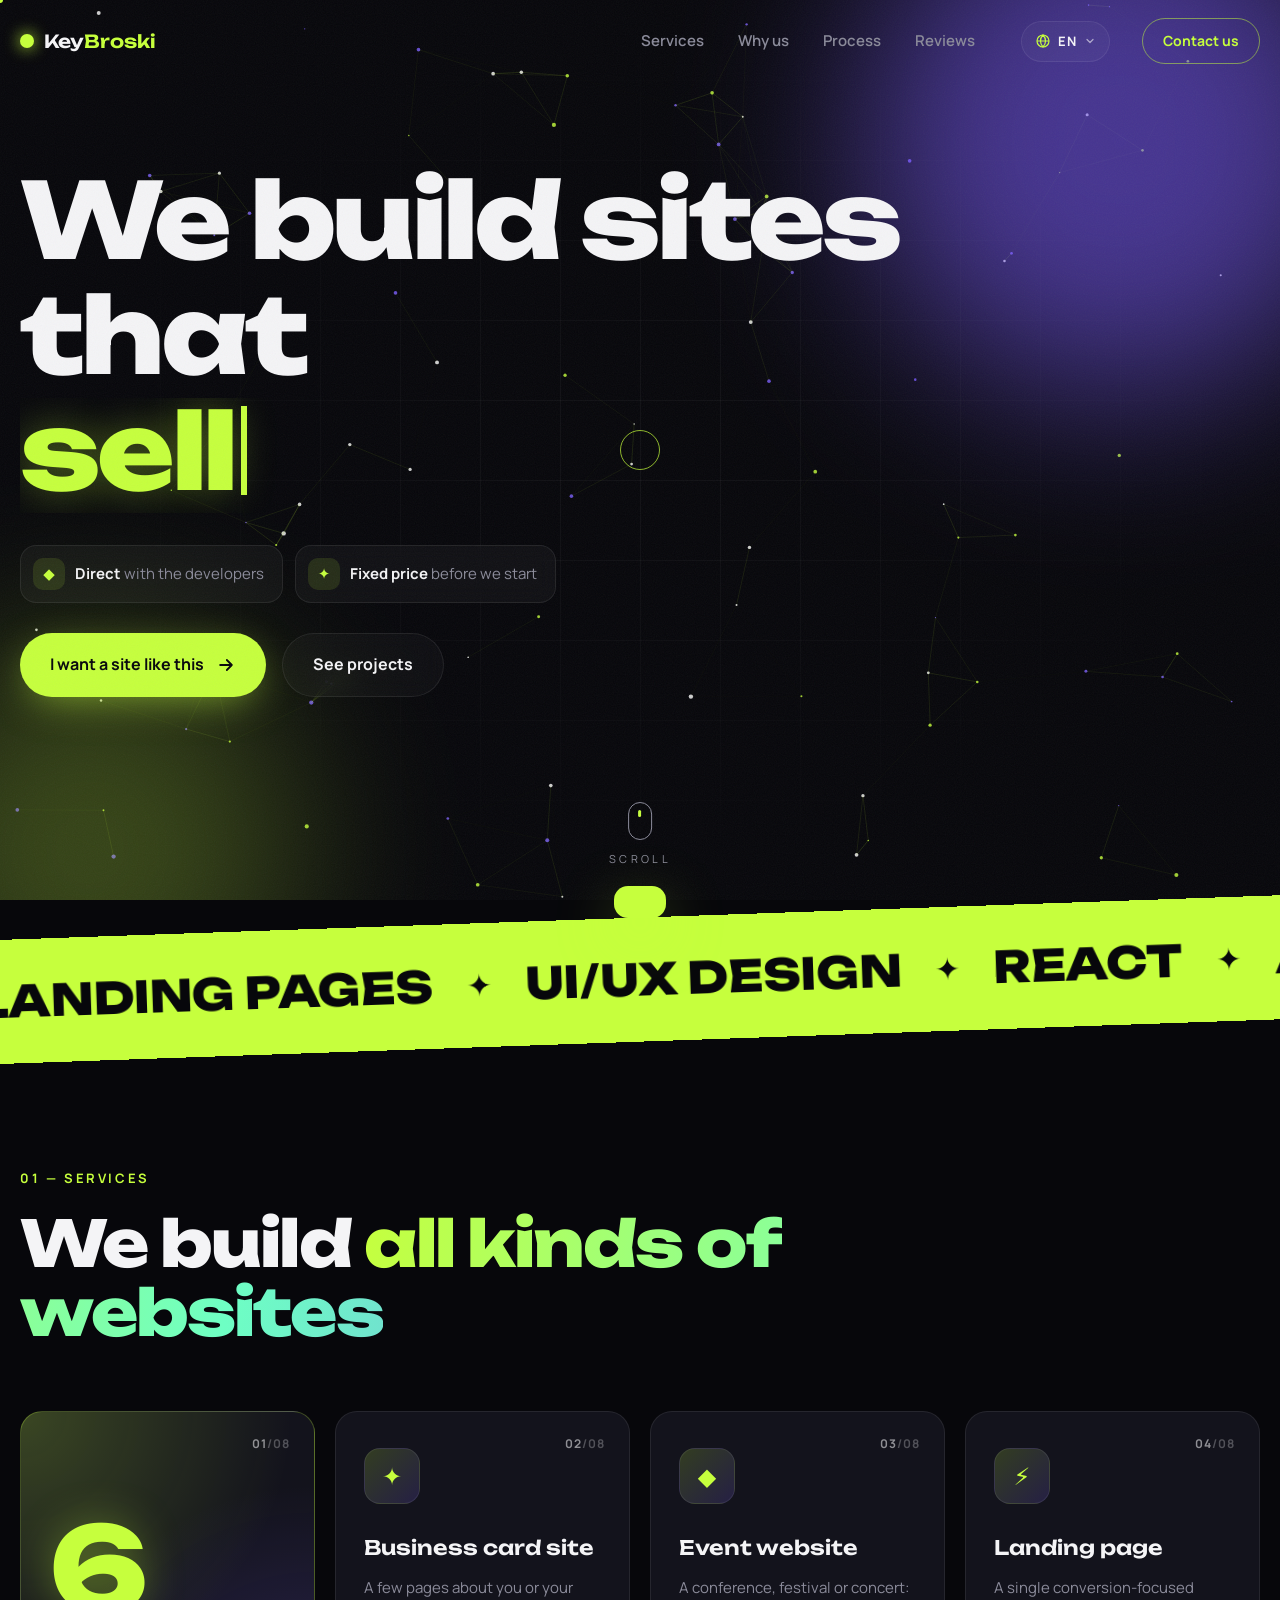
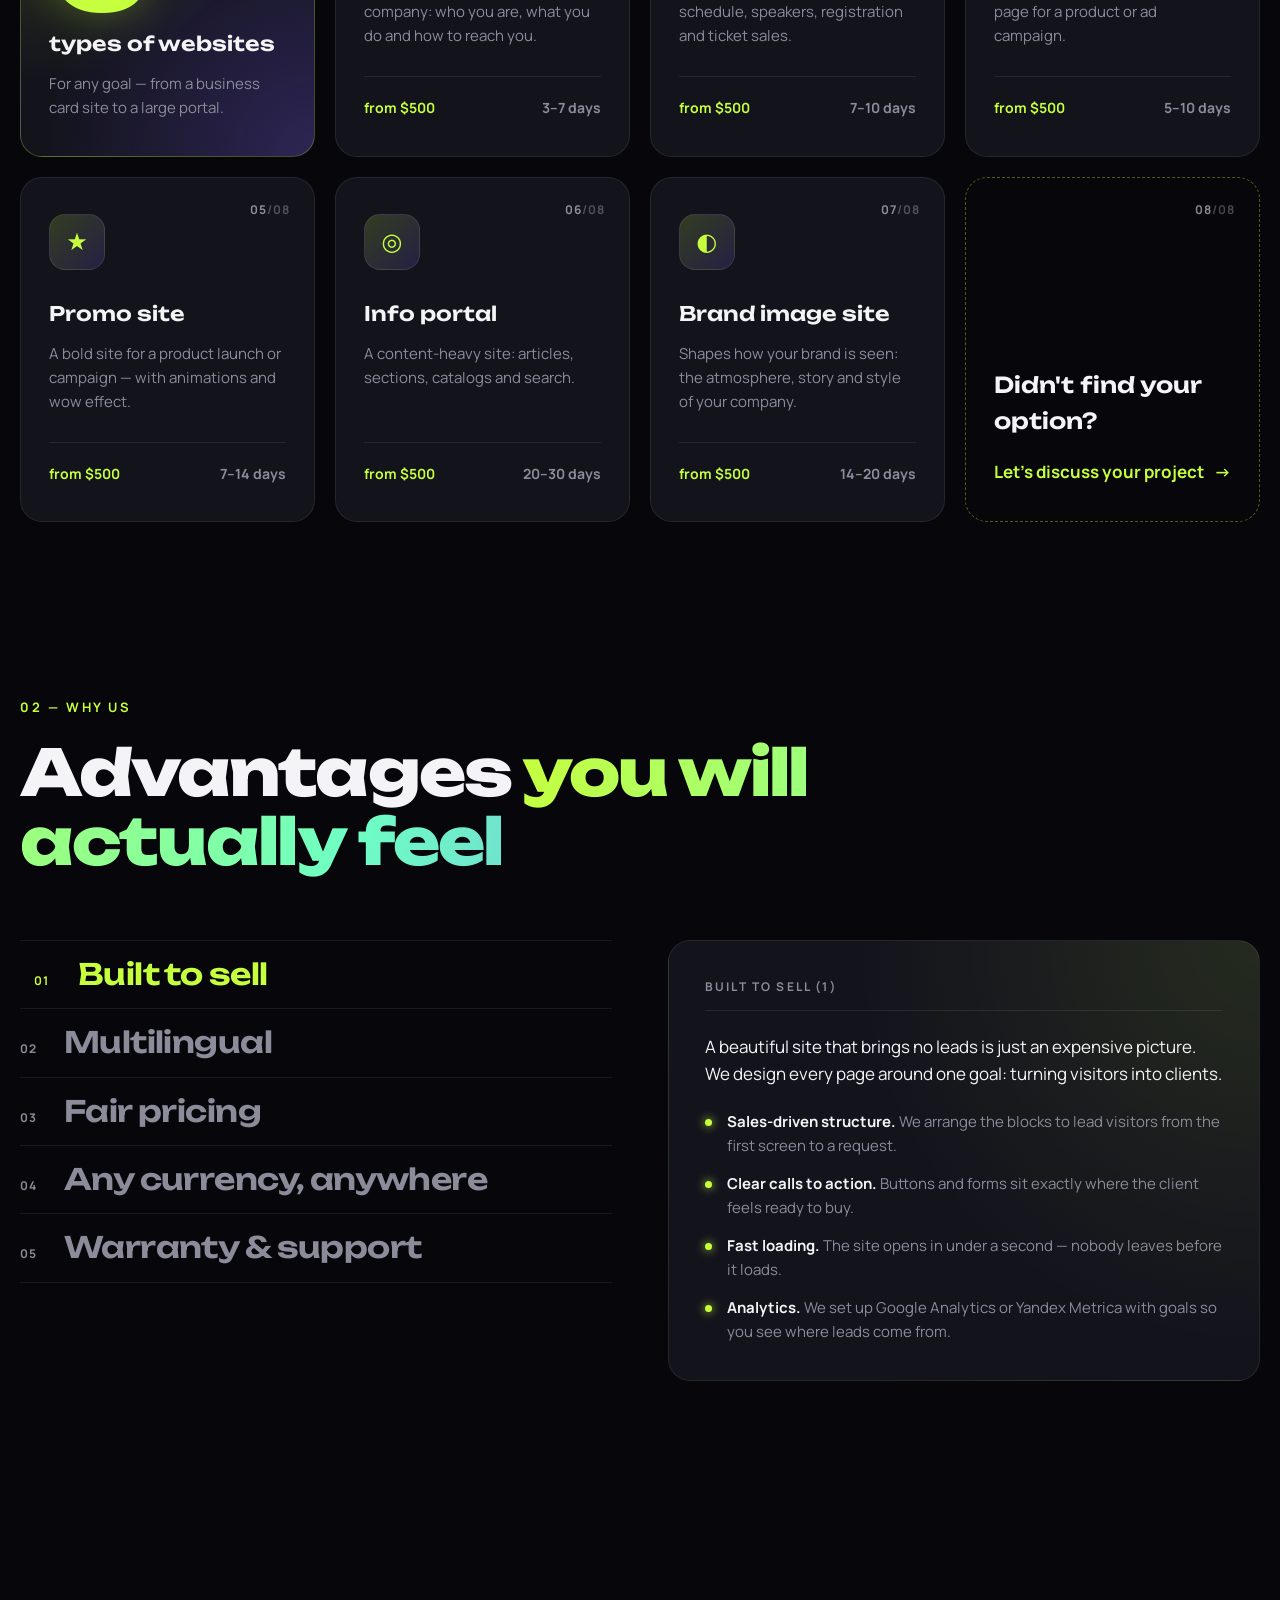
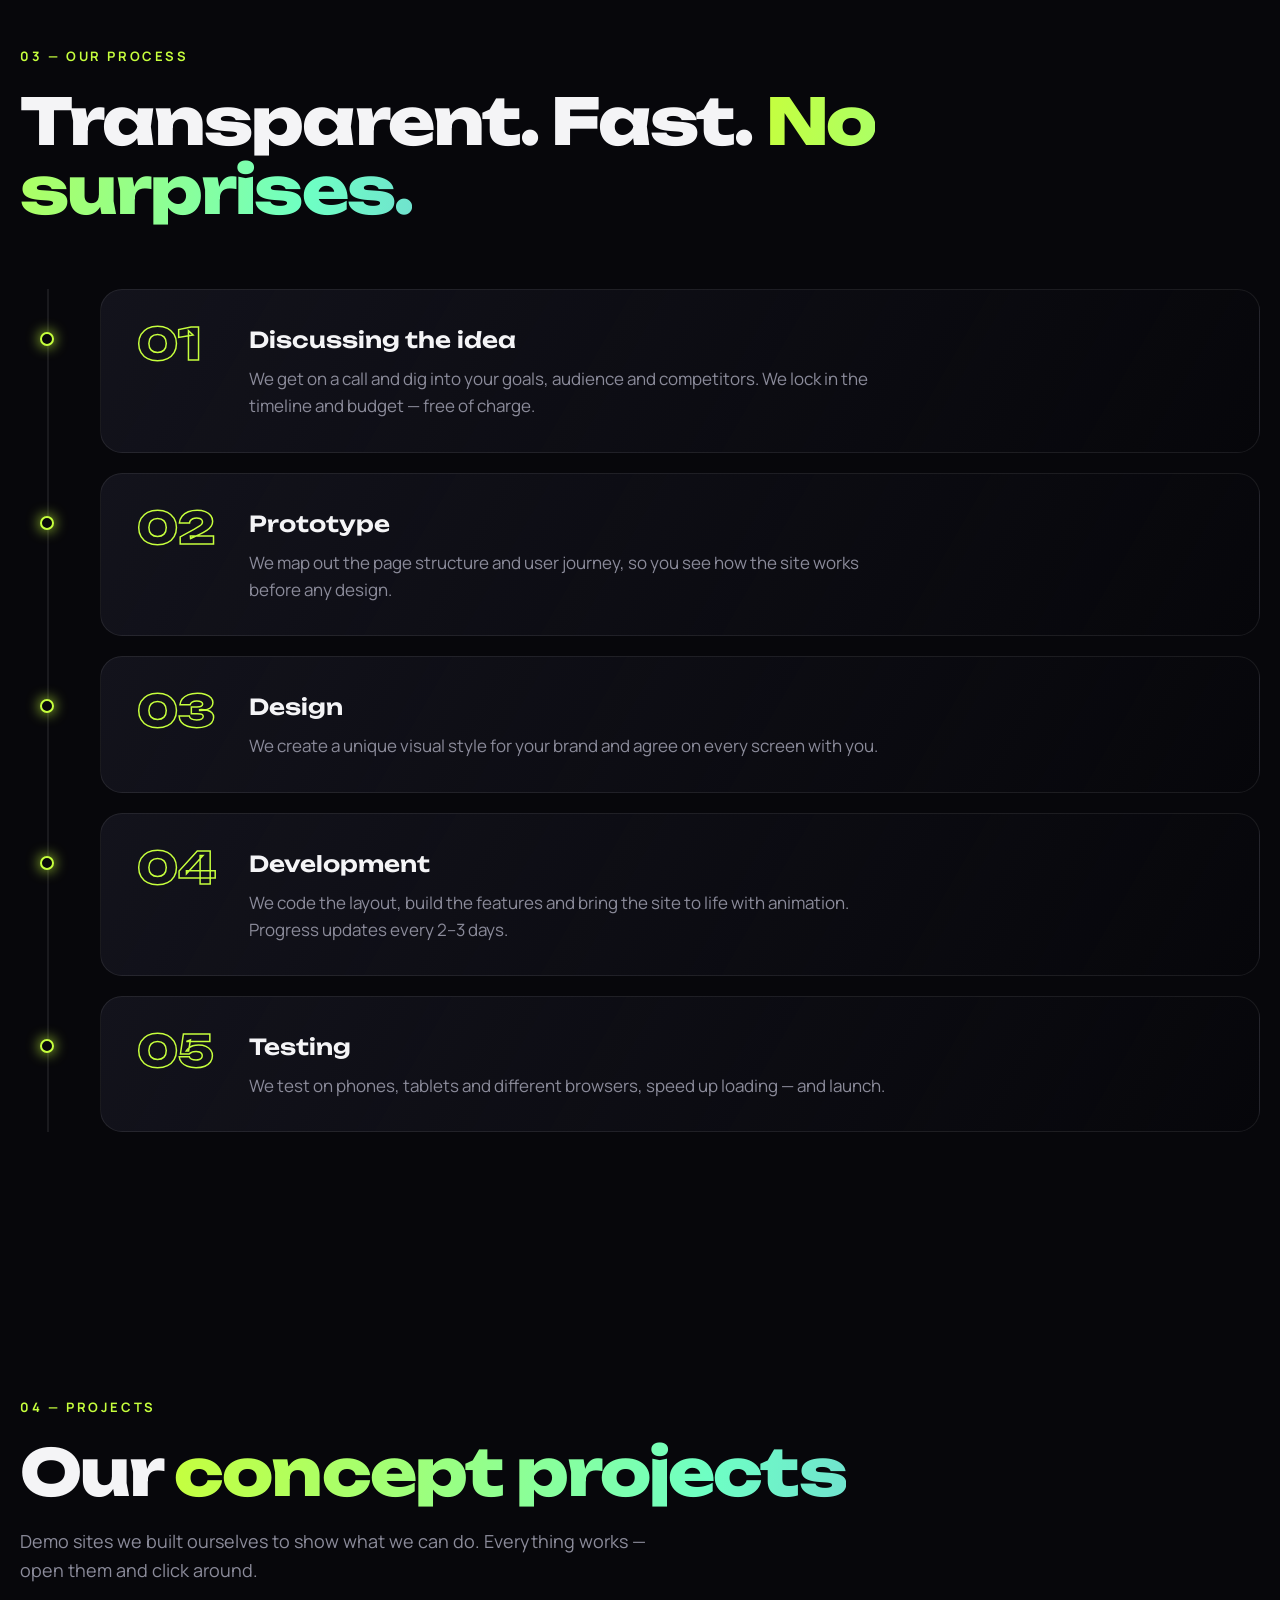
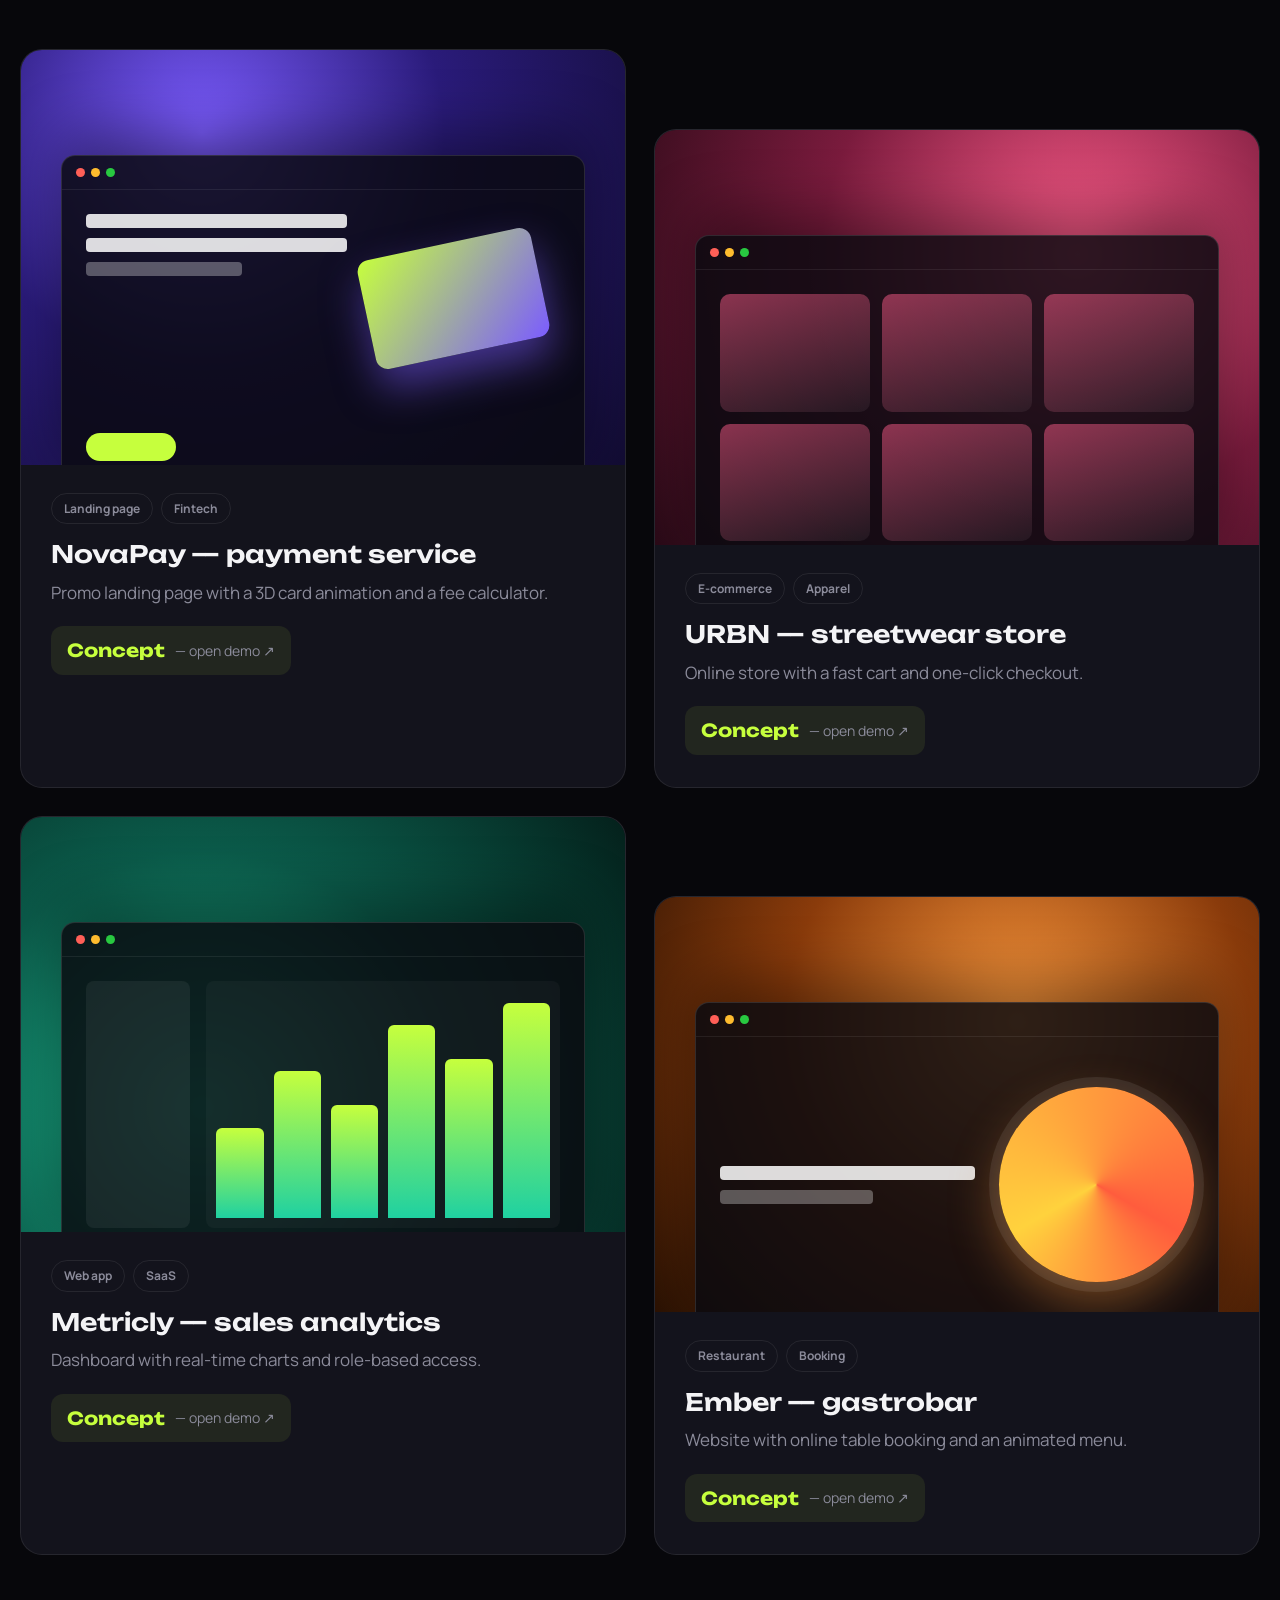
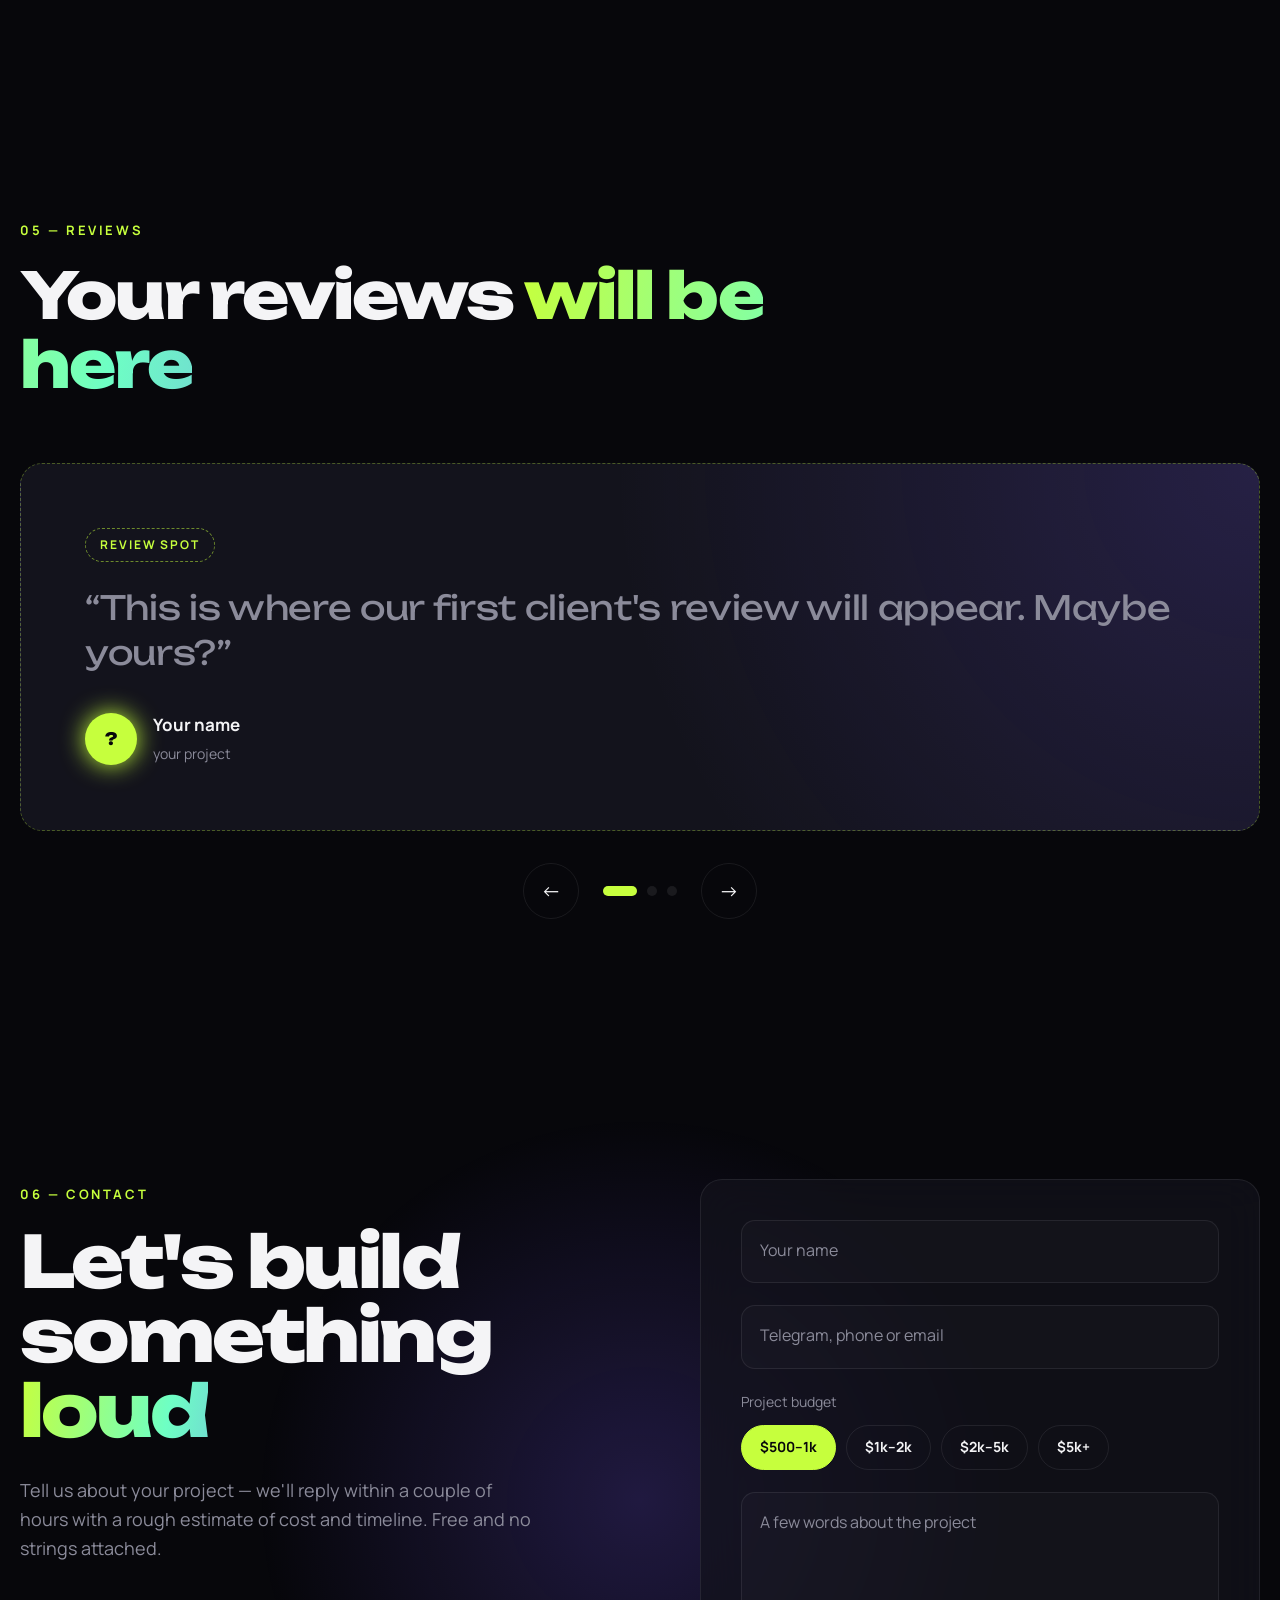
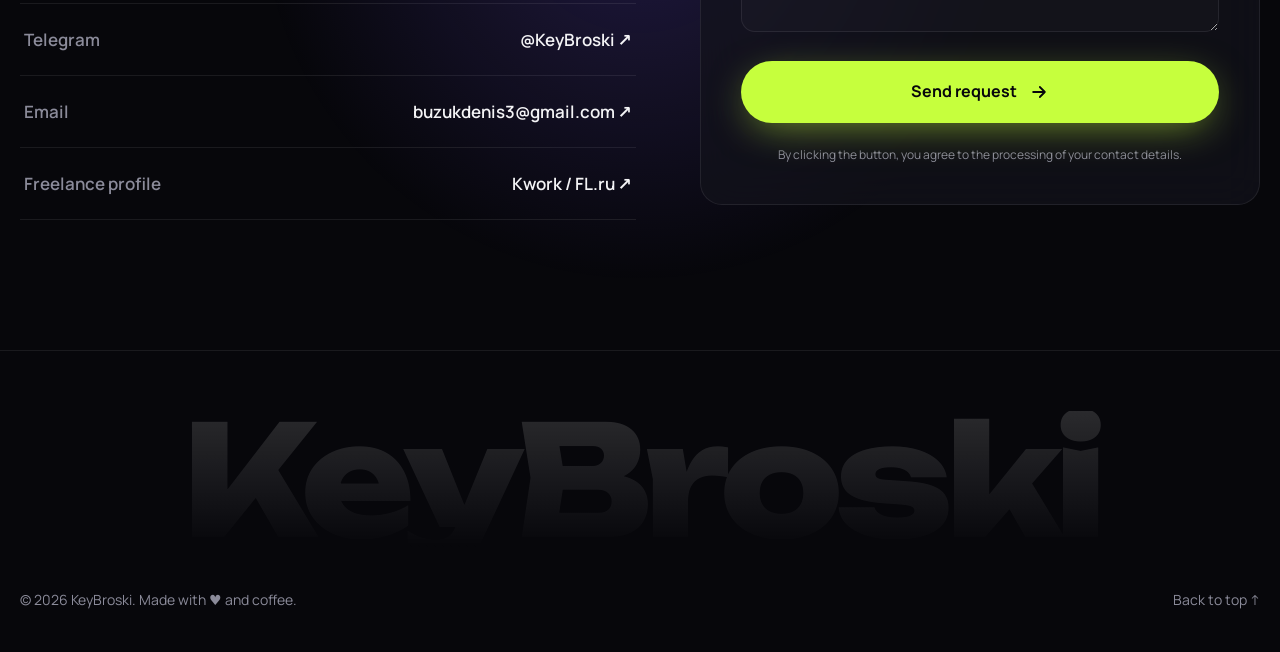
<file: v1/index.html>
<!DOCTYPE html>
<html lang="ru">
<head>
  <meta charset="UTF-8">
  <meta name="viewport" content="width=device-width, initial-scale=1.0">
  <title data-i18n="meta.title">KeyBroski — команда веб-разработчиков | Сайты, которые продают</title>
  <meta name="description" data-i18n-content="meta.desc" content="Команда из двух веб-разработчиков: лендинги, корпоративные сайты, интернет-магазины и веб-приложения. Дизайн, анимации, скорость и конверсия.">
  <meta name="theme-color" content="#07070b">

  <!-- Open Graph (превью при отправке ссылки в мессенджерах) -->
  <meta property="og:title" content="KeyBroski — web developer">
  <meta property="og:description" content="Сайты, которые цепляют с первой секунды и приводят клиентов. Websites that hook from the first second.">
  <meta property="og:type" content="website">

  <link rel="icon" href="data:image/svg+xml,<svg xmlns='http://www.w3.org/2000/svg' viewBox='0 0 100 100'><rect width='100' height='100' rx='24' fill='%2307070b'/><circle cx='50' cy='50' r='22' fill='%23c6ff3d'/></svg>">

  <link rel="preconnect" href="https://fonts.googleapis.com">
  <link rel="preconnect" href="https://fonts.gstatic.com" crossorigin>
  <link rel="preload" as="style" href="https://fonts.googleapis.com/css2?family=Manrope:wght@400;500;600;700&family=Unbounded:wght@400;600;800&display=swap" onload="this.onload=null;this.rel='stylesheet'">
  <noscript><link rel="stylesheet" href="https://fonts.googleapis.com/css2?family=Manrope:wght@400;500;600;700&family=Unbounded:wght@400;600;800&display=swap"></noscript>

  <link rel="stylesheet" href="css/style.css?v=20">
</head>
<body class="is-loading">

  <!-- ===== Прелоадер ===== -->
  <div class="preloader" id="preloader" aria-hidden="true">
    <div class="preloader__count"><span id="preloaderCount">0</span>%</div>
    <div class="preloader__bar"><span id="preloaderBar"></span></div>
    <div class="preloader__label" data-i18n="preloader">загружаем впечатления</div>
  </div>

  <!-- ===== Кастомный курсор ===== -->
  <div class="cursor" id="cursor" aria-hidden="true"></div>
  <div class="cursor-dot" id="cursorDot" aria-hidden="true"></div>

  <!-- ===== Прогресс скролла ===== -->
  <div class="scroll-progress" id="scrollProgress" aria-hidden="true"></div>

  <!-- ===== Шапка ===== -->
  <header class="header" id="header">
    <div class="container header__inner">
      <a href="#top" class="logo" data-cursor="hover">
        <span class="logo__mark"></span>
        <span class="logo__text">Key<span class="accent">Broski</span></span>
      </a>

      <nav class="nav" id="nav" data-i18n-aria="aria.nav" aria-label="Основная навигация">
        <a href="#services" class="nav__link" data-cursor="hover" data-i18n="nav.services">Услуги</a>
        <a href="#advantages" class="nav__link" data-cursor="hover" data-i18n="nav.adv">Преимущества</a>
        <a href="#process" class="nav__link" data-cursor="hover" data-i18n="nav.process">Процесс</a>
        <!-- СКРЫТО (пункт меню Работы):
<a href="#works" class="nav__link" data-cursor="hover" data-i18n="nav.works">Работы</a>
      -->
        <a href="#reviews" class="nav__link" data-cursor="hover" data-i18n="nav.reviews">Отзывы</a>
        <a href="#contact" class="nav__link nav__link--mobile-cta" data-cursor="hover" data-i18n="cta.discuss">Наши контакты</a>
      </nav>

      <div class="lang" id="lang">
        <button type="button" class="lang__toggle" id="langToggle" aria-haspopup="true" aria-expanded="false" aria-controls="langMenu" data-i18n-aria="aria.lang" aria-label="Выбрать язык" data-cursor="hover">
          <svg width="16" height="16" viewBox="0 0 24 24" fill="none" aria-hidden="true"><circle cx="12" cy="12" r="9" stroke="currentColor" stroke-width="1.8"/><path d="M3 12h18M12 3c2.5 2.6 3.8 5.6 3.8 9s-1.3 6.4-3.8 9c-2.5-2.6-3.8-5.6-3.8-9S9.5 5.6 12 3z" stroke="currentColor" stroke-width="1.8"/></svg>
          <span class="lang__current" id="langCurrent">RU</span>
          <svg class="lang__chevron" width="12" height="12" viewBox="0 0 24 24" fill="none" aria-hidden="true"><path d="M6 9l6 6 6-6" stroke="currentColor" stroke-width="2.4" stroke-linecap="round" stroke-linejoin="round"/></svg>
        </button>
        <div class="lang__menu" id="langMenu" hidden>
          <button type="button" class="lang__btn" data-lang="ru" data-cursor="hover"><span>Русский</span><small>RU</small></button>
          <button type="button" class="lang__btn" data-lang="uk" data-cursor="hover"><span>Українська</span><small>UK</small></button>
          <button type="button" class="lang__btn" data-lang="en" data-cursor="hover"><span>English</span><small>EN</small></button>
          <button type="button" class="lang__btn" data-lang="es" data-cursor="hover"><span>Español</span><small>ES</small></button>
          <button type="button" class="lang__btn" data-lang="pl" data-cursor="hover"><span>Polski</span><small>PL</small></button>
        </div>
      </div>

      <a href="#contact" class="btn btn--small btn--outline header__cta magnetic" data-cursor="hover">
        <span data-i18n="cta.discuss">Наши контакты</span>
      </a>

      <button class="burger" id="burger" data-i18n-aria="aria.menuOpen" aria-label="Открыть меню" aria-expanded="false" aria-controls="nav">
        <span></span><span></span>
      </button>
    </div>
  </header>

  <main id="top">

    <!-- ===== HERO ===== -->
    <section class="hero">
      <canvas class="hero__canvas" id="heroCanvas" aria-hidden="true"></canvas>
      <div class="hero__blob hero__blob--1" aria-hidden="true"></div>
      <div class="hero__blob hero__blob--2" aria-hidden="true"></div>
      <div class="hero__grid" aria-hidden="true"></div>

      <div class="container hero__content">
        <!-- СКРЫТО (статус заказов):
<div class="status reveal">
          <span class="status__dot"></span>
          <span data-i18n="hero.status">Открыты для заказов — <b>2 свободных слота</b> в этом месяце</span>
        </div>
      -->

        <h1 class="hero__title">
          <span class="line"><span class="line__inner" data-i18n="hero.l1">Создаём сайты,</span></span>
          <span class="line"><span class="line__inner" data-i18n="hero.l2">которые</span></span>
          <span class="line"><span class="line__inner"><span class="hero__word" id="heroWord">продают</span></span></span>
        </h1>

        <ul class="hero__features reveal">
          <li><span class="hero__feature-icon" aria-hidden="true">◆</span><span data-i18n="hero.f1"><b>Напрямую</b> с разработчиками</span></li>
          <li><span class="hero__feature-icon" aria-hidden="true">✦</span><span data-i18n="hero.f2"><b>Фиксированная цена</b> до старта</span></li>
        </ul>

        <div class="hero__actions reveal">
          <a href="#contact" class="btn btn--primary magnetic" data-cursor="hover">
            <span data-i18n="hero.cta1">Хочу такой сайт</span>
            <svg width="20" height="20" viewBox="0 0 24 24" fill="none" aria-hidden="true"><path d="M5 12h14M13 6l6 6-6 6" stroke="currentColor" stroke-width="2.2" stroke-linecap="round" stroke-linejoin="round"/></svg>
          </a>
          <a href="#works" class="btn btn--ghost magnetic" data-cursor="hover">
            <span data-i18n="hero.cta2">Смотреть проекты</span>
          </a>
        </div>

        <!-- СКРЫТО (цифры в hero):
<ul class="hero__trust reveal">
          <li data-i18n="hero.trust1"><b>50+</b> проектов сдано</li>
          <li data-i18n="hero.trust2"><b>5.0</b> ★ рейтинг на биржах</li>
          <li data-i18n="hero.trust3"><b>0</b> сорванных дедлайнов</li>
        </ul>
      -->
      </div>

      <a href="#marquee" class="scroll-hint" data-i18n-aria="aria.scroll" aria-label="Прокрутить вниз" data-cursor="hover">
        <span class="scroll-hint__mouse"><span></span></span>
        <span class="scroll-hint__text" data-i18n="scroll">скролль</span>
      </a>
    </section>

    <!-- ===== Бегущая строка ===== -->
    <section class="marquee" id="marquee" aria-label="Skills">
      <div class="marquee__track">
        <div class="marquee__group" data-i18n="marquee">
          <span>Лендинги</span><i>✦</i><span>UI/UX дизайн</span><i>✦</i><span>React</span><i>✦</i><span>Анимации</span><i>✦</i><span>Интернет-магазины</span><i>✦</i><span>Next.js</span><i>✦</i><span>SEO</span><i>✦</i><span>Адаптив</span><i>✦</i>
        </div>
        <div class="marquee__group" aria-hidden="true" data-i18n="marquee">
          <span>Лендинги</span><i>✦</i><span>UI/UX дизайн</span><i>✦</i><span>React</span><i>✦</i><span>Анимации</span><i>✦</i><span>Интернет-магазины</span><i>✦</i><span>Next.js</span><i>✦</i><span>SEO</span><i>✦</i><span>Адаптив</span><i>✦</i>
        </div>
      </div>
    </section>

    <!-- ===== Цифры ===== -->
    <!-- СКРЫТО (блок статистики):
<section class="stats">
      <div class="container stats__grid">
        <div class="stat reveal">
          <div class="stat__num"><span class="counter" data-target="54">0</span>+</div>
          <div class="stat__label" data-i18n="stat1">реализованных проектов</div>
        </div>
        <div class="stat reveal">
          <div class="stat__num"><span class="counter" data-target="98">0</span>%</div>
          <div class="stat__label" data-i18n="stat2">клиентов возвращаются снова</div>
        </div>
        <div class="stat reveal">
          <div class="stat__num">×<span class="counter" data-target="3">0</span></div>
          <div class="stat__label" data-i18n="stat3">средний рост заявок после редизайна</div>
        </div>
        <div class="stat reveal">
          <div class="stat__num">&lt;<span class="counter" data-target="1">0</span><span data-i18n="stat4unit">с</span></div>
          <div class="stat__label" data-i18n="stat4">загрузка страницы</div>
        </div>
      </div>
    </section>
      -->

    <!-- ===== Услуги ===== -->
    <section class="section services" id="services">
      <div class="container">
        <div class="section__head">
          <span class="section__tag reveal" data-i18n="services.tag">01 — Услуги</span>
          <h2 class="section__title reveal" data-i18n="services.title"></h2>
        </div>

        <div class="services__grid">
          <div class="service service--intro reveal">
            <span class="service__num">01<i>/08</i></span>
            <div class="service__big">6</div>
            <h3 class="service__title" data-i18n="sv0.t">видов сайтов</h3>
            <p class="service__text" data-i18n="sv0.d">Под любую задачу — от визитки до большого портала.</p>
          </div>
          <div class="service spotlight reveal">
            <span class="service__num">02<i>/08</i></span>
            <div class="service__icon">✦</div>
            <h3 class="service__title" data-i18n="sv1.t"></h3>
            <p class="service__text" data-i18n="sv1.d"></p>
            <div class="service__meta" data-i18n="sv1.meta"></div>
          </div>
          <div class="service spotlight reveal">
            <span class="service__num">03<i>/08</i></span>
            <div class="service__icon">◆</div>
            <h3 class="service__title" data-i18n="sv2.t"></h3>
            <p class="service__text" data-i18n="sv2.d"></p>
            <div class="service__meta" data-i18n="sv2.meta"></div>
          </div>
          <div class="service spotlight reveal">
            <span class="service__num">04<i>/08</i></span>
            <div class="service__icon">⚡</div>
            <h3 class="service__title" data-i18n="sv3.t"></h3>
            <p class="service__text" data-i18n="sv3.d"></p>
            <div class="service__meta" data-i18n="sv3.meta"></div>
          </div>
          <div class="service spotlight reveal">
            <span class="service__num">05<i>/08</i></span>
            <div class="service__icon">★</div>
            <h3 class="service__title" data-i18n="sv4.t"></h3>
            <p class="service__text" data-i18n="sv4.d"></p>
            <div class="service__meta" data-i18n="sv4.meta"></div>
          </div>
          <div class="service spotlight reveal">
            <span class="service__num">06<i>/08</i></span>
            <div class="service__icon">◎</div>
            <h3 class="service__title" data-i18n="sv5.t"></h3>
            <p class="service__text" data-i18n="sv5.d"></p>
            <div class="service__meta" data-i18n="sv5.meta"></div>
          </div>
          <div class="service spotlight reveal">
            <span class="service__num">07<i>/08</i></span>
            <div class="service__icon">◐</div>
            <h3 class="service__title" data-i18n="sv6.t"></h3>
            <p class="service__text" data-i18n="sv6.d"></p>
            <div class="service__meta" data-i18n="sv6.meta"></div>
          </div>
          <a href="#contact" class="service service--cta reveal" data-cursor="hover">
            <span class="service__num">08<i>/08</i></span>
            <h3 class="service__title" data-i18n="sv7.t">Не нашли свой вариант?</h3>
            <span class="service__cta-link"><span data-i18n="sv7.cta">Обсудим ваш проект</span> <b aria-hidden="true">→</b></span>
          </a>
        </div>
      </div>
    </section>

    <!-- ===== Преимущества ===== -->
    <section class="section adv" id="advantages">
      <div class="container">
        <div class="section__head">
          <span class="section__tag reveal" data-i18n="adv.tag">02 — Преимущества</span>
          <h2 class="section__title reveal" data-i18n="adv.title"></h2>
        </div>

        <div class="adv__grid">
          <div class="adv__list reveal" role="tablist">
            <button type="button" class="adv__item is-active" data-adv="1" role="tab" aria-selected="true" aria-controls="advPanel" data-cursor="hover">
              <span class="adv__num">01</span>
              <span class="adv__name" data-i18n="adv1.t"></span>
            </button>
            <button type="button" class="adv__item" data-adv="2" role="tab" aria-selected="false" aria-controls="advPanel" data-cursor="hover">
              <span class="adv__num">02</span>
              <span class="adv__name" data-i18n="adv2.t"></span>
            </button>
            <button type="button" class="adv__item" data-adv="3" role="tab" aria-selected="false" aria-controls="advPanel" data-cursor="hover">
              <span class="adv__num">03</span>
              <span class="adv__name" data-i18n="adv3.t"></span>
            </button>
            <button type="button" class="adv__item" data-adv="4" role="tab" aria-selected="false" aria-controls="advPanel" data-cursor="hover">
              <span class="adv__num">04</span>
              <span class="adv__name" data-i18n="adv4.t"></span>
            </button>
            <button type="button" class="adv__item" data-adv="5" role="tab" aria-selected="false" aria-controls="advPanel" data-cursor="hover">
              <span class="adv__num">05</span>
              <span class="adv__name" data-i18n="adv5.t"></span>
            </button>
          </div>

          <div class="adv__panel reveal" id="advPanel" role="tabpanel" aria-live="polite">
            <div class="adv__panel-inner" id="advPanelInner">
              <div class="adv__label" id="advLabel"></div>
              <p class="adv__text" id="advText"></p>
              <ul class="adv__bullets" id="advList"></ul>
            </div>
          </div>
        </div>
      </div>
    </section>

    <!-- ===== Процесс ===== -->
    <section class="section process" id="process">
      <div class="container">
        <div class="section__head">
          <span class="section__tag reveal" data-i18n="process.tag">03 — Этапы работы</span>
          <h2 class="section__title reveal" data-i18n="process.title"></h2>
        </div>

        <div class="process__list" id="processList">
          <div class="process__line"><span id="processLine"></span></div>

          <div class="step reveal">
            <div class="step__num">01</div>
            <div class="step__body">
              <h3 data-i18n="p1.h"></h3>
              <p data-i18n="p1.p"></p>
            </div>
          </div>
          <div class="step reveal">
            <div class="step__num">02</div>
            <div class="step__body">
              <h3 data-i18n="p2.h"></h3>
              <p data-i18n="p2.p"></p>
            </div>
          </div>
          <div class="step reveal">
            <div class="step__num">03</div>
            <div class="step__body">
              <h3 data-i18n="p3.h"></h3>
              <p data-i18n="p3.p"></p>
            </div>
          </div>
          <div class="step reveal">
            <div class="step__num">04</div>
            <div class="step__body">
              <h3 data-i18n="p4.h"></h3>
              <p data-i18n="p4.p"></p>
            </div>
          </div>
          <div class="step reveal">
            <div class="step__num">05</div>
            <div class="step__body">
              <h3 data-i18n="p5.h"></h3>
              <p data-i18n="p5.p"></p>
            </div>
          </div>
        </div>
      </div>
    </section>

    <!-- ===== Работы ===== -->
    <section class="section works" id="works">
      <div class="container">
        <div class="section__head">
          <span class="section__tag reveal" data-i18n="works.tag">04 — Проекты</span>
          <h2 class="section__title reveal" data-i18n="works.title">Кейсы, которые <span class="gradient-text">говорят цифрами</span></h2>
          <p class="section__lead reveal" data-i18n="works.lead">Демо-сайты, которые мы сделали сами, чтобы показать, что умеем. Всё живое — можно открыть и потыкать.</p>
        </div>

        <div class="works__grid">

          <a href="../projects/novapay/index.html" class="work tilt reveal" data-cursor="view">
            <div class="work__visual work__visual--1">
              <div class="mock">
                <div class="mock__bar"><i></i><i></i><i></i></div>
                <div class="mock__body">
                  <div class="mock__hero-text"><span></span><span></span><span class="short"></span></div>
                  <div class="mock__orb"></div>
                  <div class="mock__btn"></div>
                </div>
              </div>
            </div>
            <div class="work__info">
              <div class="work__tags" data-i18n="w1.tags"><span>Лендинг</span><span>Финтех</span></div>
              <h3 class="work__title" data-i18n="w1.title">NovaPay — платёжный сервис</h3>
              <p class="work__desc" data-i18n="w1.desc">Промо-лендинг с 3D-анимацией карты и калькулятором комиссий.</p>
              <div class="work__result" data-i18n="w1.res"><b>+142%</b> к конверсии в регистрацию</div>
            </div>
          </a>

          <a href="../projects/urbn/index.html" class="work tilt reveal" data-cursor="view">
            <div class="work__visual work__visual--2">
              <div class="mock">
                <div class="mock__bar"><i></i><i></i><i></i></div>
                <div class="mock__body mock__body--shop">
                  <div class="mock__card"></div><div class="mock__card"></div><div class="mock__card"></div>
                  <div class="mock__card"></div><div class="mock__card"></div><div class="mock__card"></div>
                </div>
              </div>
            </div>
            <div class="work__info">
              <div class="work__tags" data-i18n="w2.tags"><span>E-commerce</span><span>Одежда</span></div>
              <h3 class="work__title" data-i18n="w2.title">URBN — магазин streetwear</h3>
              <p class="work__desc" data-i18n="w2.desc">Интернет-магазин с быстрой корзиной и оплатой в один клик.</p>
              <div class="work__result" data-i18n="w2.res"><b>×2.4</b> средний чек за 3 месяца</div>
            </div>
          </a>

          <a href="../projects/metricly/index.html" class="work tilt reveal" data-cursor="view">
            <div class="work__visual work__visual--3">
              <div class="mock">
                <div class="mock__bar"><i></i><i></i><i></i></div>
                <div class="mock__body mock__body--dash">
                  <div class="mock__side"></div>
                  <div class="mock__chart">
                    <span style="--h:40%"></span><span style="--h:65%"></span><span style="--h:50%"></span>
                    <span style="--h:85%"></span><span style="--h:70%"></span><span style="--h:95%"></span>
                  </div>
                </div>
              </div>
            </div>
            <div class="work__info">
              <div class="work__tags" data-i18n="w3.tags"><span>Веб-приложение</span><span>SaaS</span></div>
              <h3 class="work__title" data-i18n="w3.title">Metricly — аналитика продаж</h3>
              <p class="work__desc" data-i18n="w3.desc">Дашборд с графиками в реальном времени и ролями доступа.</p>
              <div class="work__result" data-i18n="w3.res"><b>−60%</b> времени на отчёты у клиента</div>
            </div>
          </a>

          <a href="../projects/ember/index.html" class="work tilt reveal" data-cursor="view">
            <div class="work__visual work__visual--4">
              <div class="mock">
                <div class="mock__bar"><i></i><i></i><i></i></div>
                <div class="mock__body mock__body--food">
                  <div class="mock__plate"></div>
                  <div class="mock__hero-text"><span></span><span class="short"></span></div>
                </div>
              </div>
            </div>
            <div class="work__info">
              <div class="work__tags" data-i18n="w4.tags"><span>Корпоративный</span><span>Ресторан</span></div>
              <h3 class="work__title" data-i18n="w4.title">Ember — гастробар</h3>
              <p class="work__desc" data-i18n="w4.desc">Сайт с онлайн-бронированием столов и меню с анимацией блюд.</p>
              <div class="work__result" data-i18n="w4.res"><b>+310</b> бронирований в месяц</div>
            </div>
          </a>

        </div>
      </div>
    </section>

    <!-- ===== Отзывы ===== -->
    <section class="section reviews" id="reviews">
      <div class="container">
        <div class="section__head">
          <span class="section__tag reveal" data-i18n="reviews.tag">05 — Отзывы</span>
          <h2 class="section__title reveal" data-i18n="reviews.title">Здесь будут <span class="gradient-text">ваши отзывы</span></h2>
        </div>

        <div class="slider reveal" id="slider">
          <div class="slider__track" id="sliderTrack">
            <figure class="review review--placeholder">
              <div class="review__badge" data-i18n="rv.badge">Место для отзыва</div>
              <blockquote data-i18n="r1.q">«Здесь появится отзыв нашего первого клиента. Может быть, вашего?»</blockquote>
              <figcaption><span class="review__avatar" style="--c:#c6ff3d" data-i18n="r1.i">?</span><span><b data-i18n="r1.n">Ваше имя</b><small data-i18n="r1.r">ваш проект</small></span></figcaption>
            </figure>
            <figure class="review review--placeholder">
              <div class="review__badge" data-i18n="rv.badge">Место для отзыва</div>
              <blockquote data-i18n="r2.q">«Место для отзыва о вашем лендинге, промо-сайте или сайте мероприятия.»</blockquote>
              <figcaption><span class="review__avatar" style="--c:#7b5cff" data-i18n="r2.i">?</span><span><b data-i18n="r2.n">Скоро</b><small data-i18n="r2.r">следующий клиент</small></span></figcaption>
            </figure>
            <figure class="review review--placeholder">
              <div class="review__badge" data-i18n="rv.badge">Место для отзыва</div>
              <blockquote data-i18n="r3.q">«Мы только начинаем собирать отзывы — и каждый для нас на вес золота.»</blockquote>
              <figcaption><span class="review__avatar" style="--c:#ff5c8a" data-i18n="r3.i">K</span><span><b data-i18n="r3.n">KeyBroski</b><small data-i18n="r3.r">команда</small></span></figcaption>
            </figure>
          </div>
          <div class="slider__controls">
            <button class="slider__btn magnetic" id="sliderPrev" data-i18n-aria="aria.prev" aria-label="Предыдущий отзыв" data-cursor="hover">←</button>
            <div class="slider__dots" id="sliderDots"></div>
            <button class="slider__btn magnetic" id="sliderNext" data-i18n-aria="aria.next" aria-label="Следующий отзыв" data-cursor="hover">→</button>
          </div>
        </div>
      </div>
    </section>

    <!-- ===== Контакты ===== -->
    <section class="section contact" id="contact">
      <div class="contact__glow" aria-hidden="true"></div>
      <div class="container contact__inner">
        <div class="contact__left">
          <span class="section__tag reveal" data-i18n="contact.tag">06 — Связаться</span>
          <h2 class="contact__title reveal" data-i18n="contact.title">Давайте сделаем<br>что-то <span class="gradient-text">громкое</span></h2>
          <p class="contact__text reveal" data-i18n="contact.text">Расскажите о проекте — ответим в течение пары часов и пришлём примерную оценку стоимости и сроков. Это бесплатно и ни к чему не обязывает.</p>

          <div class="contact__links reveal">
            <a href="https://t.me/KeyBroski" target="_blank" rel="noopener" class="contact__link" data-cursor="hover">
              <span>Telegram</span><span>@KeyBroski ↗</span>
            </a>
            <a href="mailto:buzukdenis3@gmail.com" class="contact__link" data-cursor="hover">
              <span>Email</span><span>buzukdenis3@gmail.com ↗</span>
            </a>
            <a href="https://kwork.ru/" target="_blank" rel="noopener" class="contact__link" data-cursor="hover">
              <span data-i18n="contact.market">Профиль на бирже</span><span>Kwork / FL.ru ↗</span>
            </a>
          </div>
        </div>

        <form class="form reveal" id="contactForm" novalidate>
          <div class="form__field">
            <input type="text" id="fName" name="name" placeholder=" " required autocomplete="name">
            <label for="fName" data-i18n="form.name">Как к вам обращаться?</label>
          </div>
          <div class="form__field">
            <input type="text" id="fContact" name="contact" placeholder=" " required>
            <label for="fContact" data-i18n="form.contact">Telegram, телефон или email</label>
          </div>

          <fieldset class="form__chips">
            <legend data-i18n="form.budget">Бюджет проекта</legend>
            <label class="chip" data-cursor="hover"><input type="radio" name="budget" value="1" checked><span data-i18n="form.b1">до 30к ₽</span></label>
            <label class="chip" data-cursor="hover"><input type="radio" name="budget" value="2"><span data-i18n="form.b2">30–80к ₽</span></label>
            <label class="chip" data-cursor="hover"><input type="radio" name="budget" value="3"><span data-i18n="form.b3">80–150к ₽</span></label>
            <label class="chip" data-cursor="hover"><input type="radio" name="budget" value="4"><span data-i18n="form.b4">150к+ ₽</span></label>
          </fieldset>

          <div class="form__field">
            <textarea id="fMessage" name="message" rows="4" placeholder=" "></textarea>
            <label for="fMessage" data-i18n="form.message">Пара слов о проекте</label>
          </div>

          <button type="submit" class="btn btn--primary btn--block magnetic" data-cursor="hover">
            <span data-i18n="form.submit">Отправить заявку</span>
            <svg width="20" height="20" viewBox="0 0 24 24" fill="none" aria-hidden="true"><path d="M5 12h14M13 6l6 6-6 6" stroke="currentColor" stroke-width="2.2" stroke-linecap="round" stroke-linejoin="round"/></svg>
          </button>
          <p class="form__note" data-i18n="form.note">Нажимая кнопку, вы соглашаетесь на обработку контактных данных.</p>
        </form>
      </div>
    </section>
  </main>

  <!-- ===== Подвал ===== -->
  <footer class="footer">
    <div class="container footer__inner">
      <div class="footer__big" aria-hidden="true">KeyBroski</div>
      <div class="footer__row">
        <span>© <span id="year"></span> KeyBroski. <span data-i18n="footer.made">Сделано с ♥ и кофе.</span></span>
        <a href="#top" class="footer__up" data-cursor="hover" data-i18n="footer.up">Наверх ↑</a>
      </div>
    </div>
  </footer>

  <!-- Уведомление -->
  <div class="toast" id="toast" role="status" aria-live="polite"></div>

  <script defer src="js/i18n.js?v=20"></script>
  <script defer src="js/main.js?v=20"></script>
</body>
</html>
</file>
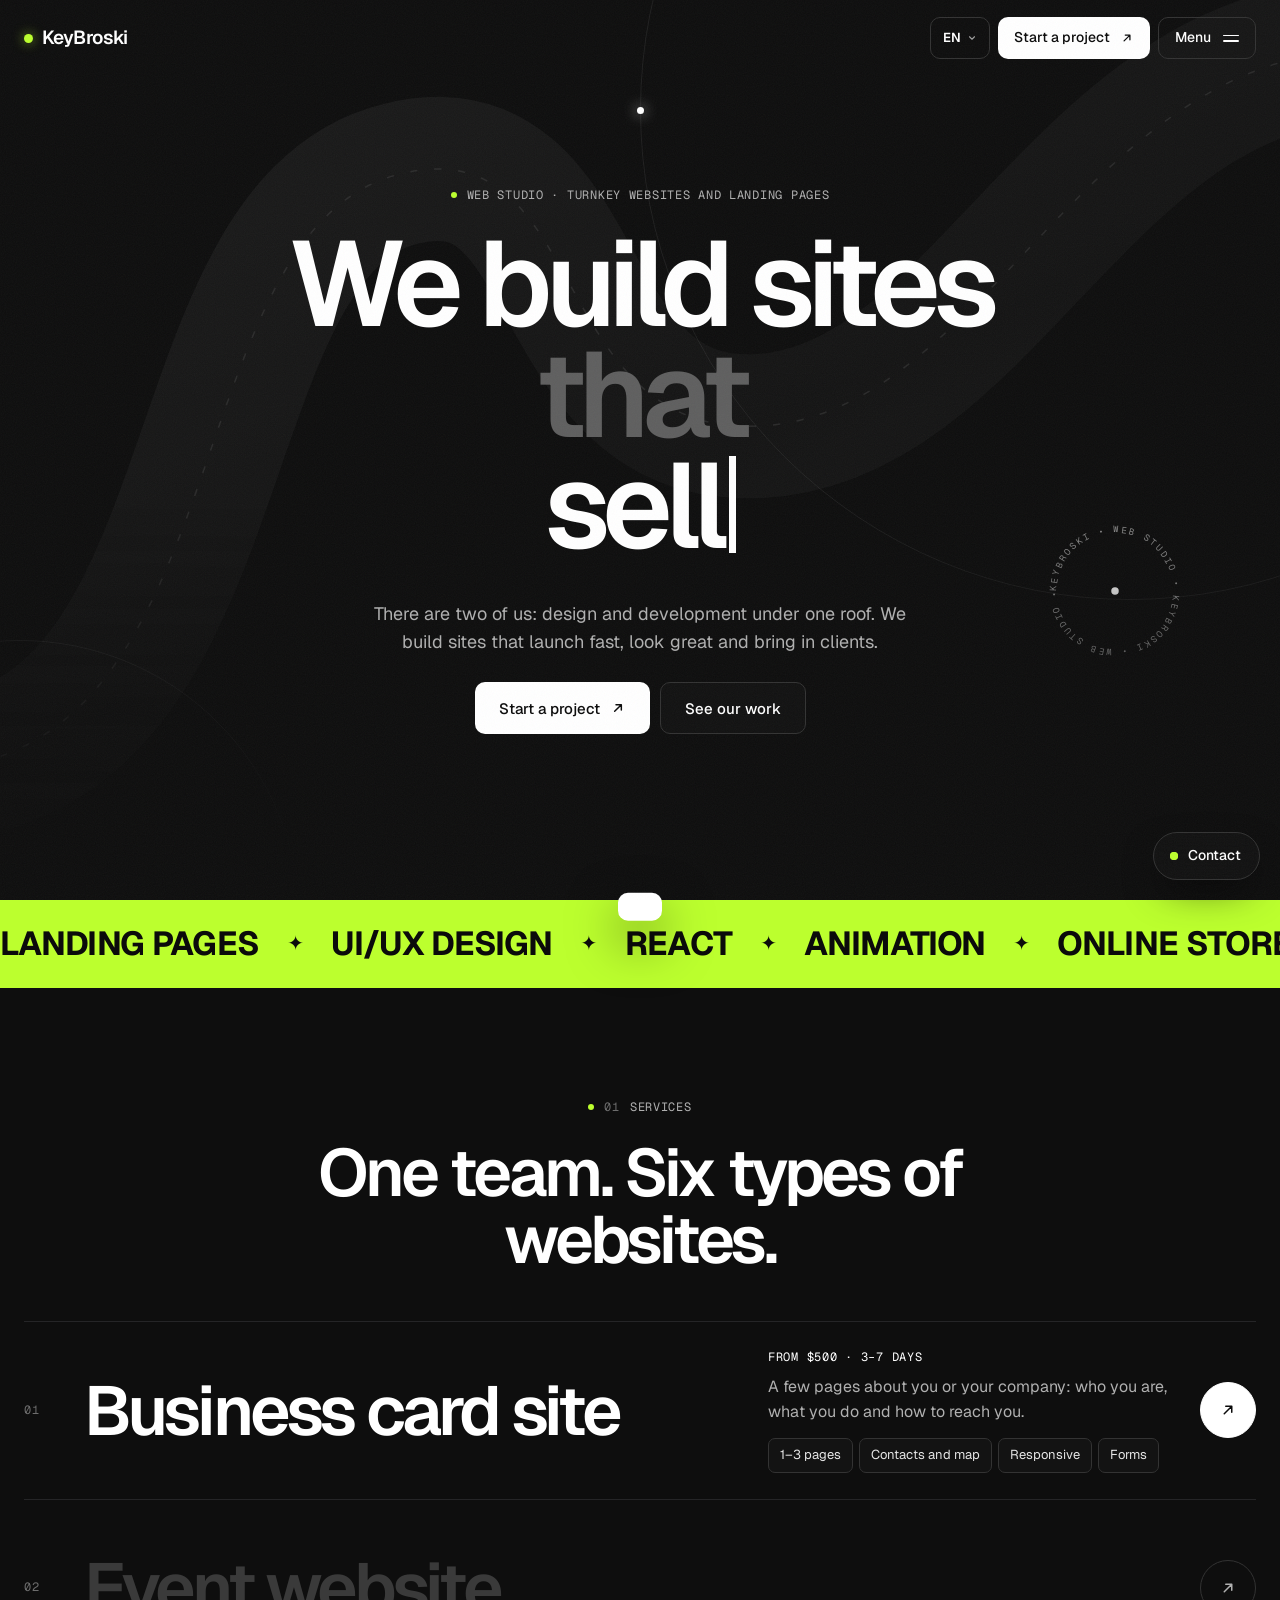
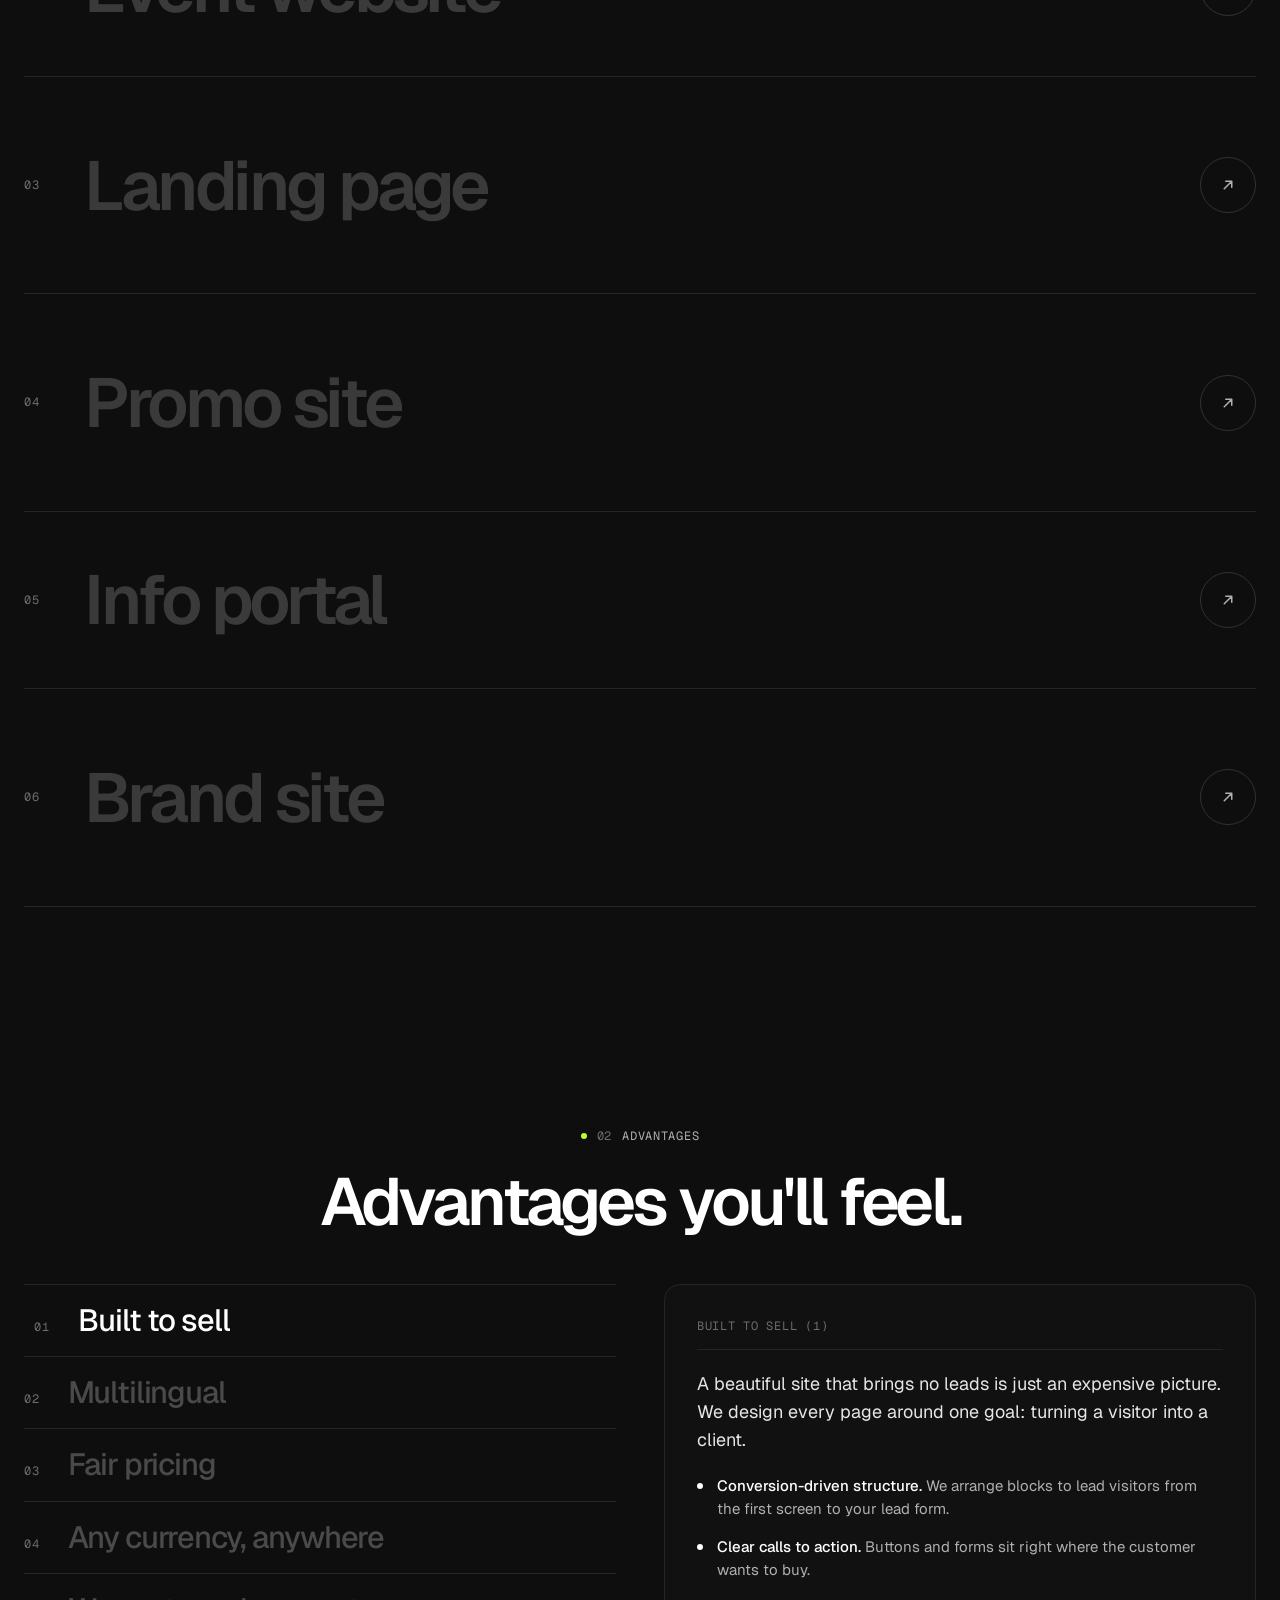
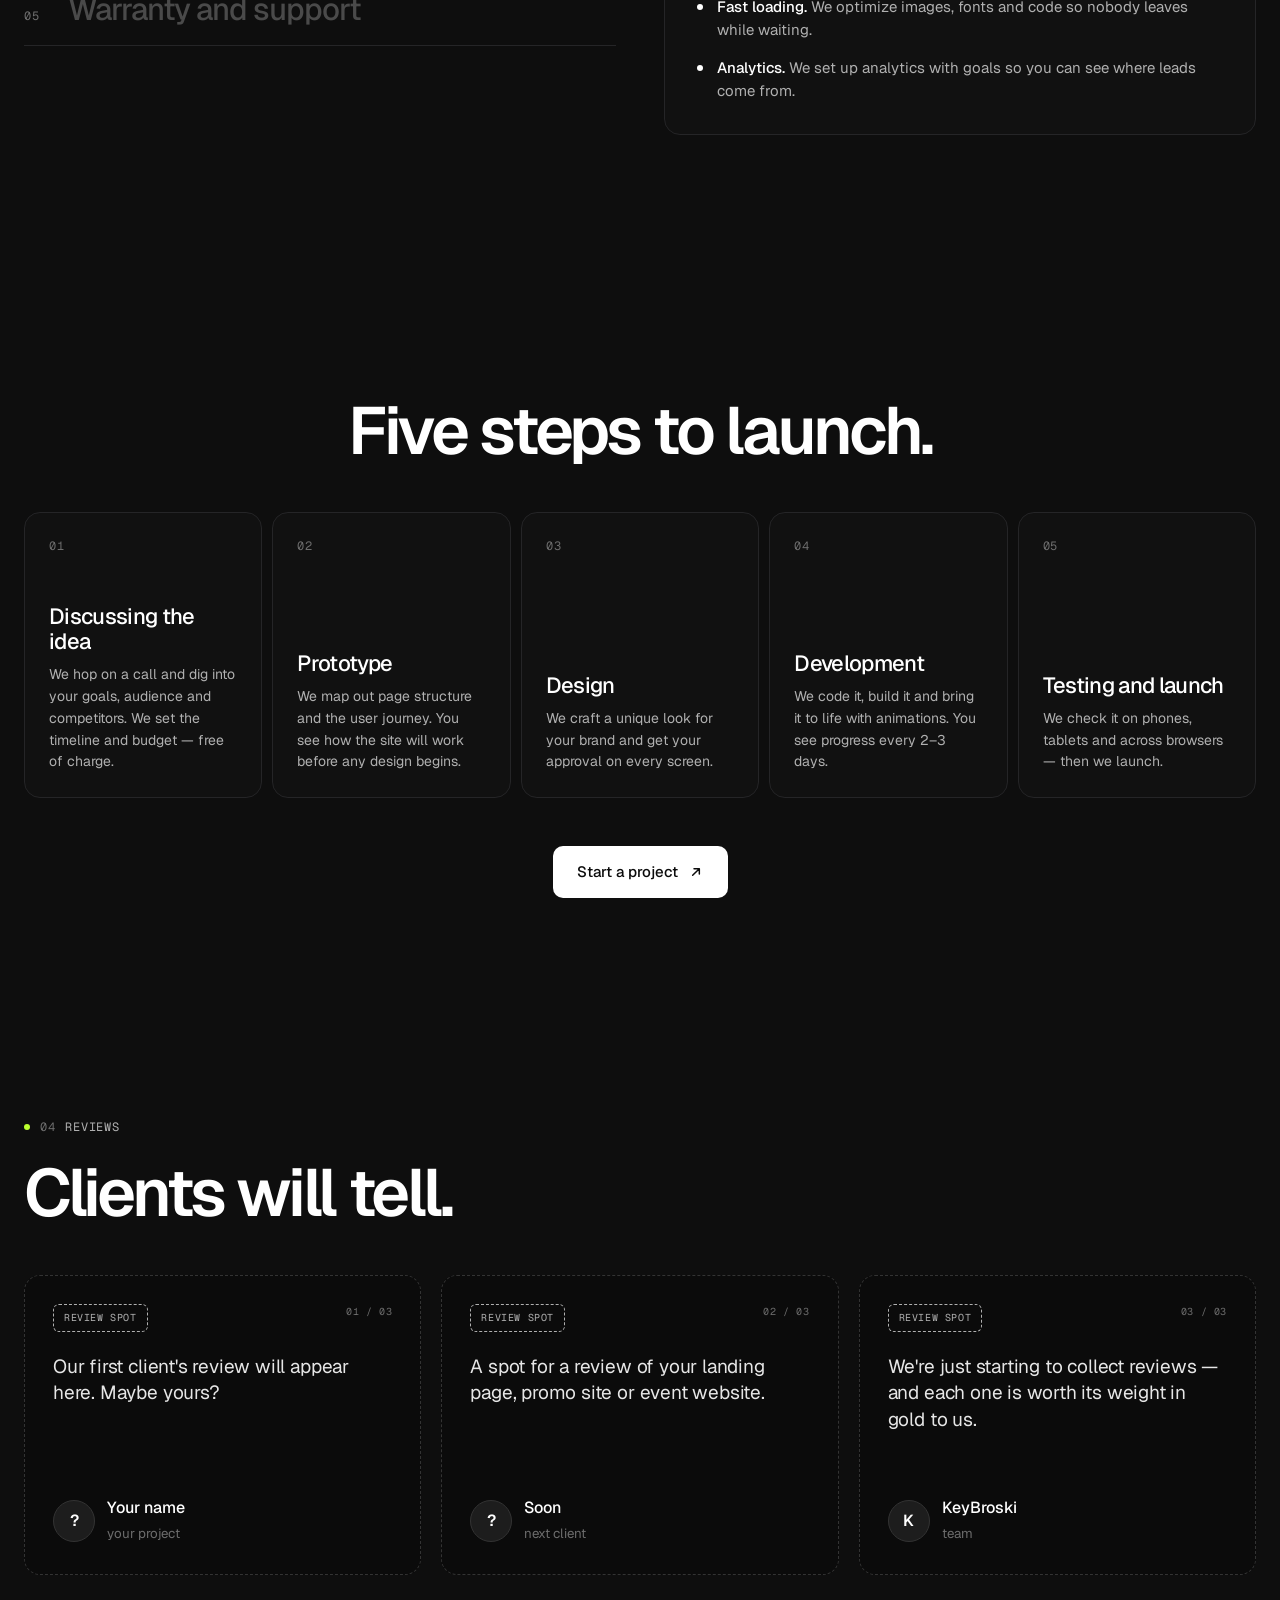
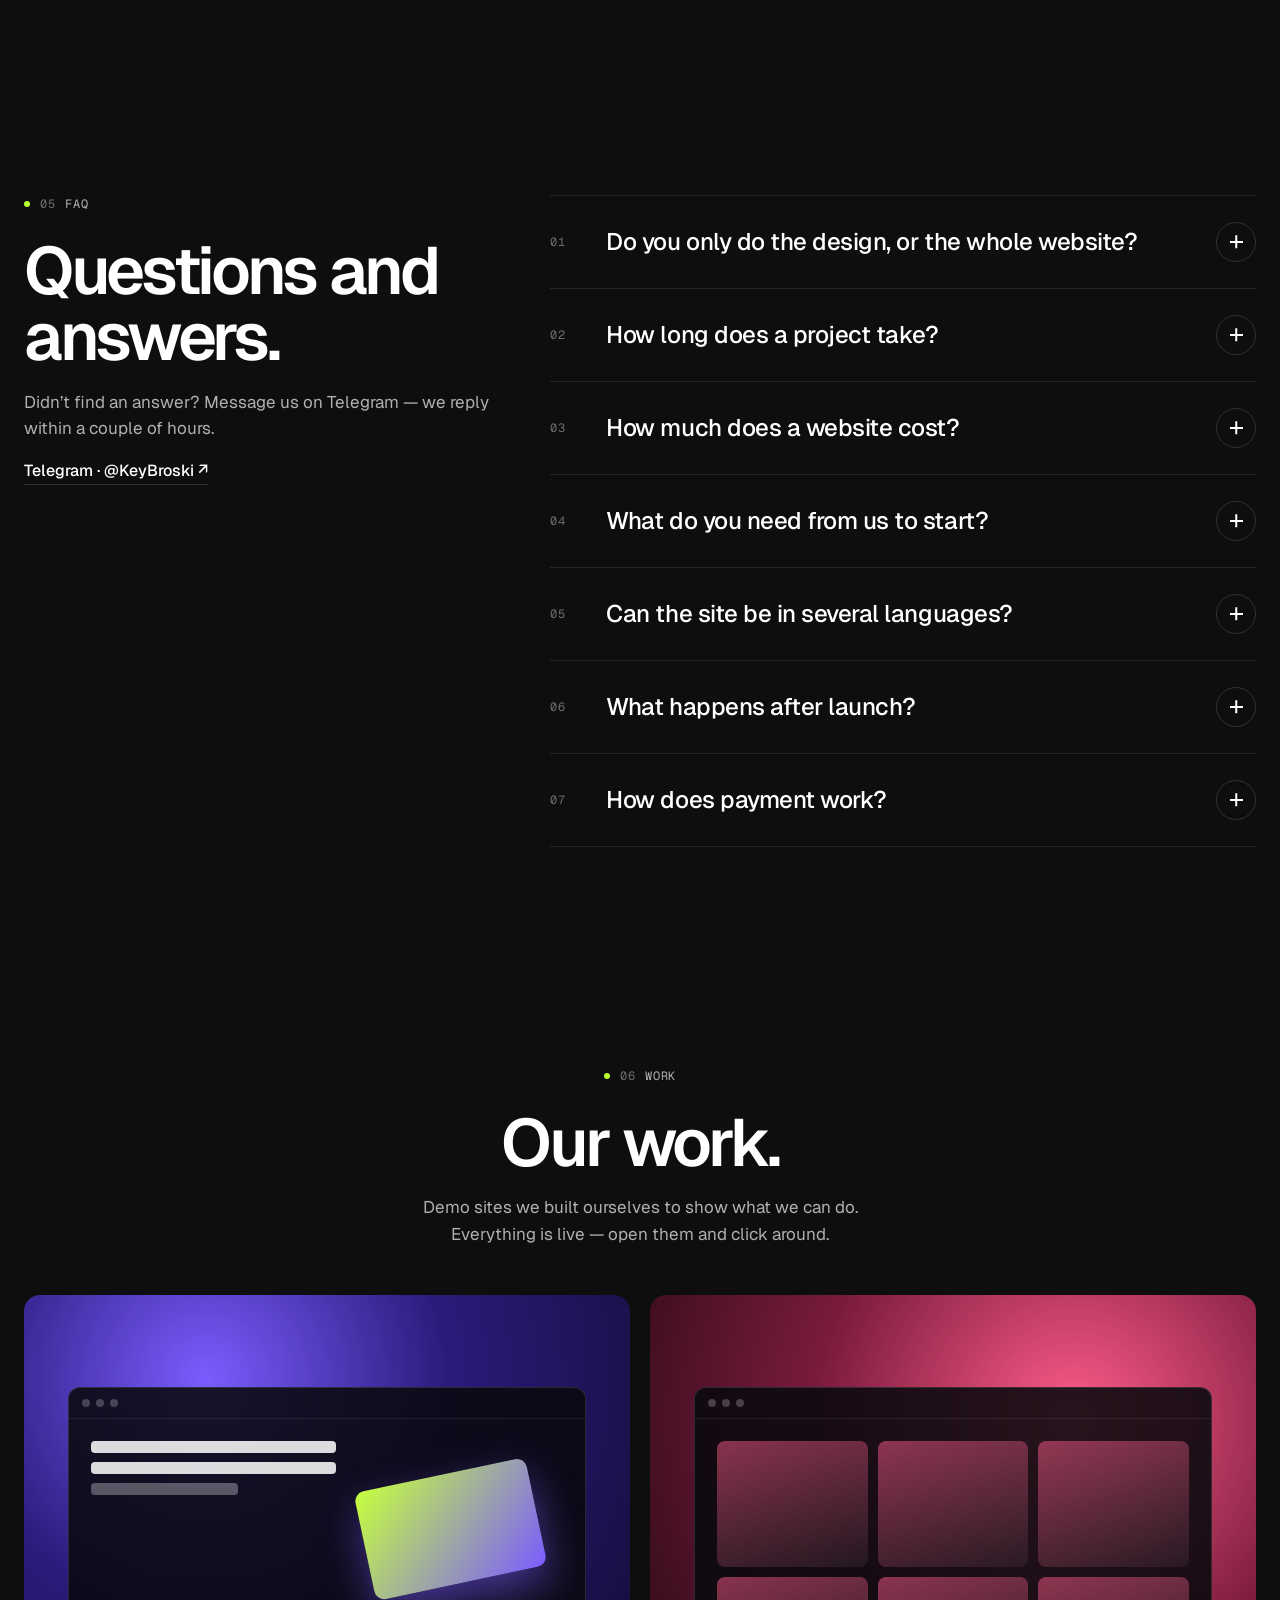
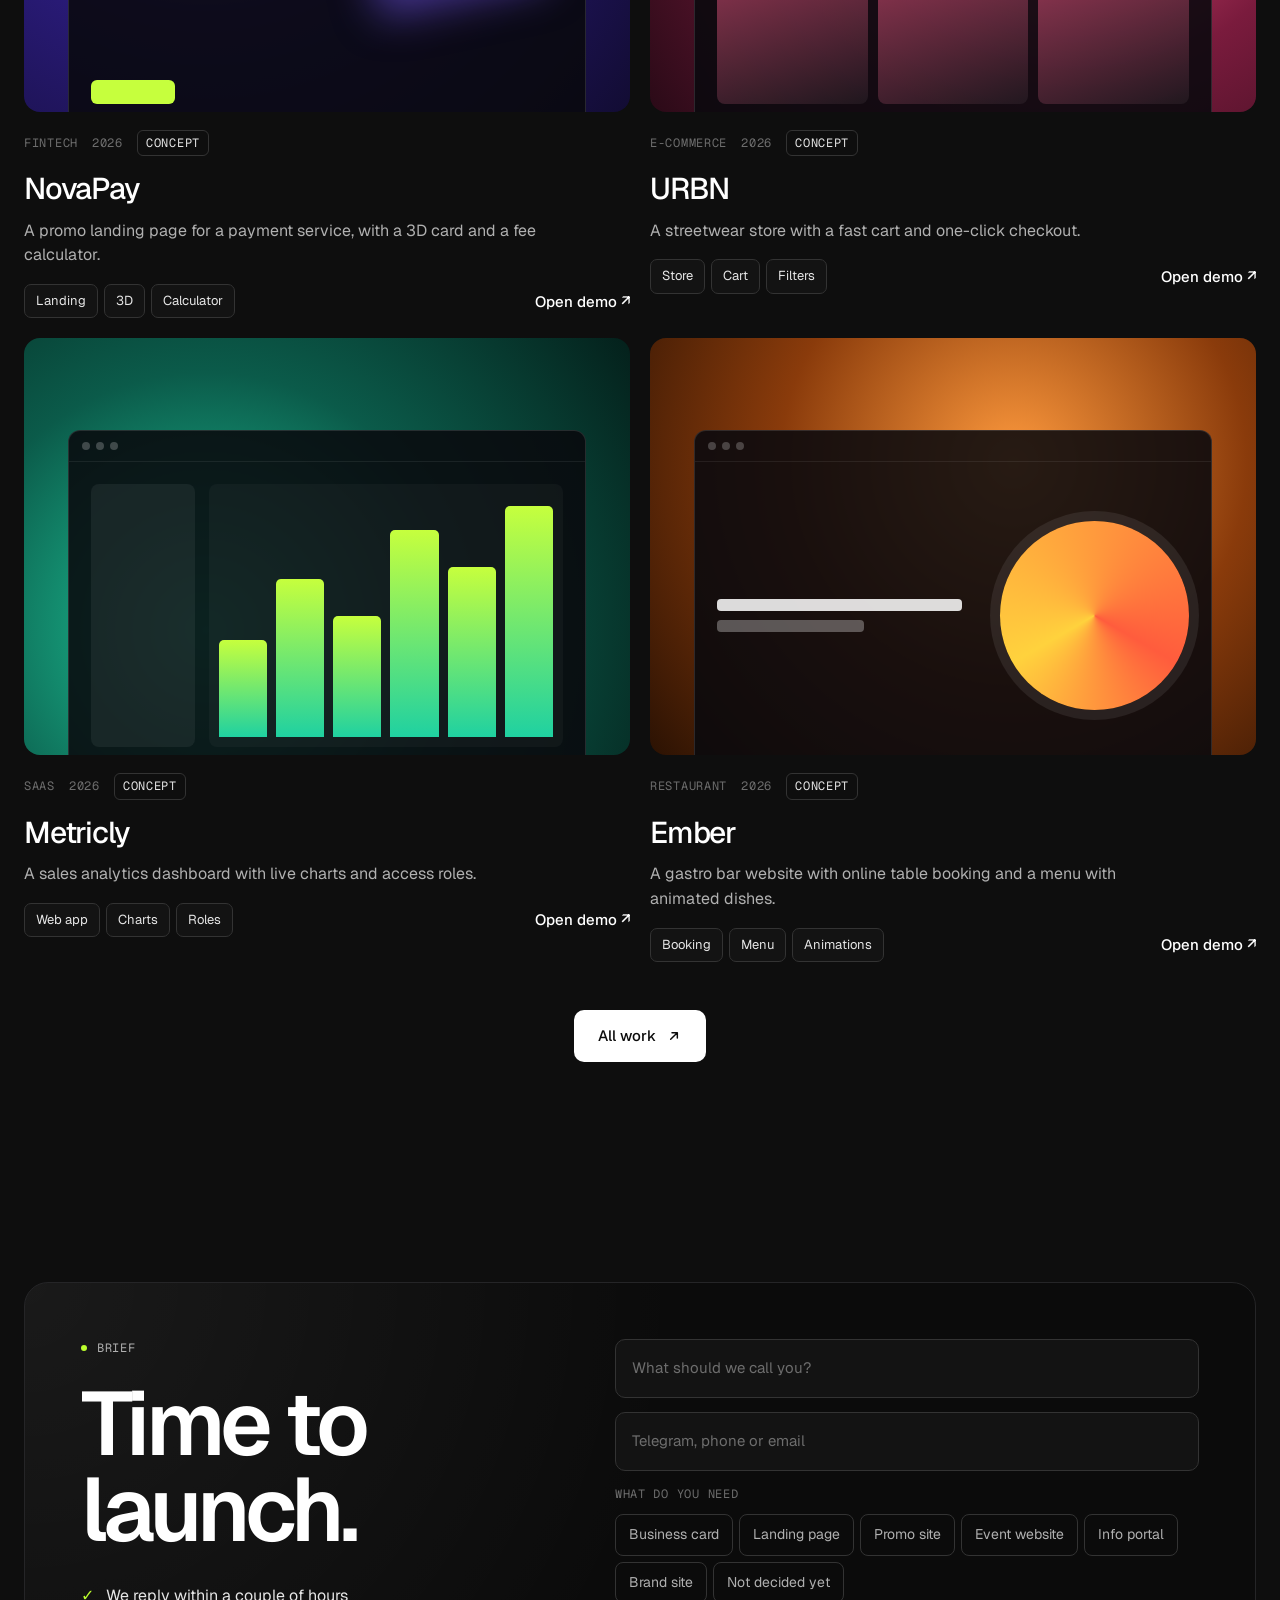
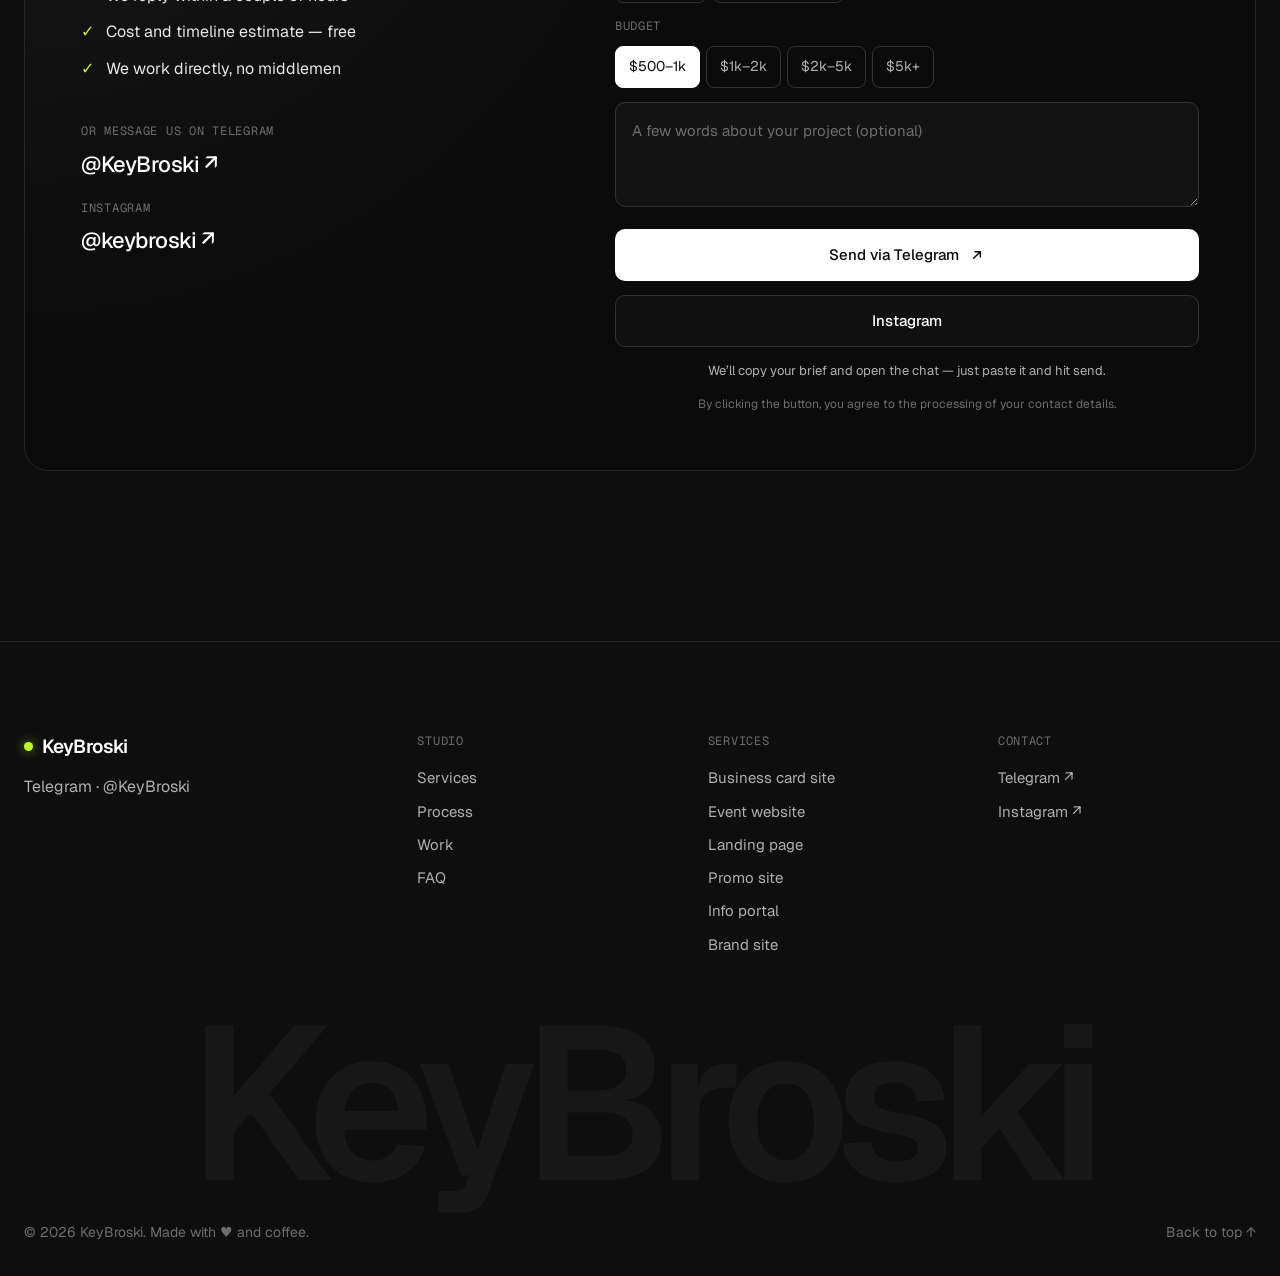
<file: v2/index.html>
<!DOCTYPE html>
<html lang="ru">
<head>
  <meta charset="UTF-8">
  <title>KeyBroski</title>
  <!-- v2 стала главной: старые ссылки /v2/ ведут на keybroski.pl -->
  <meta http-equiv="refresh" content="0; url=../">
  <link rel="canonical" href="https://keybroski.pl/">
  <script>location.replace("../" + location.search + location.hash);</script>
</head>
<body style="background:#0e0e0e;color:#fff;font-family:sans-serif">
  <a href="../" style="color:#fff">KeyBroski →</a>
</body>
</html>
</file>
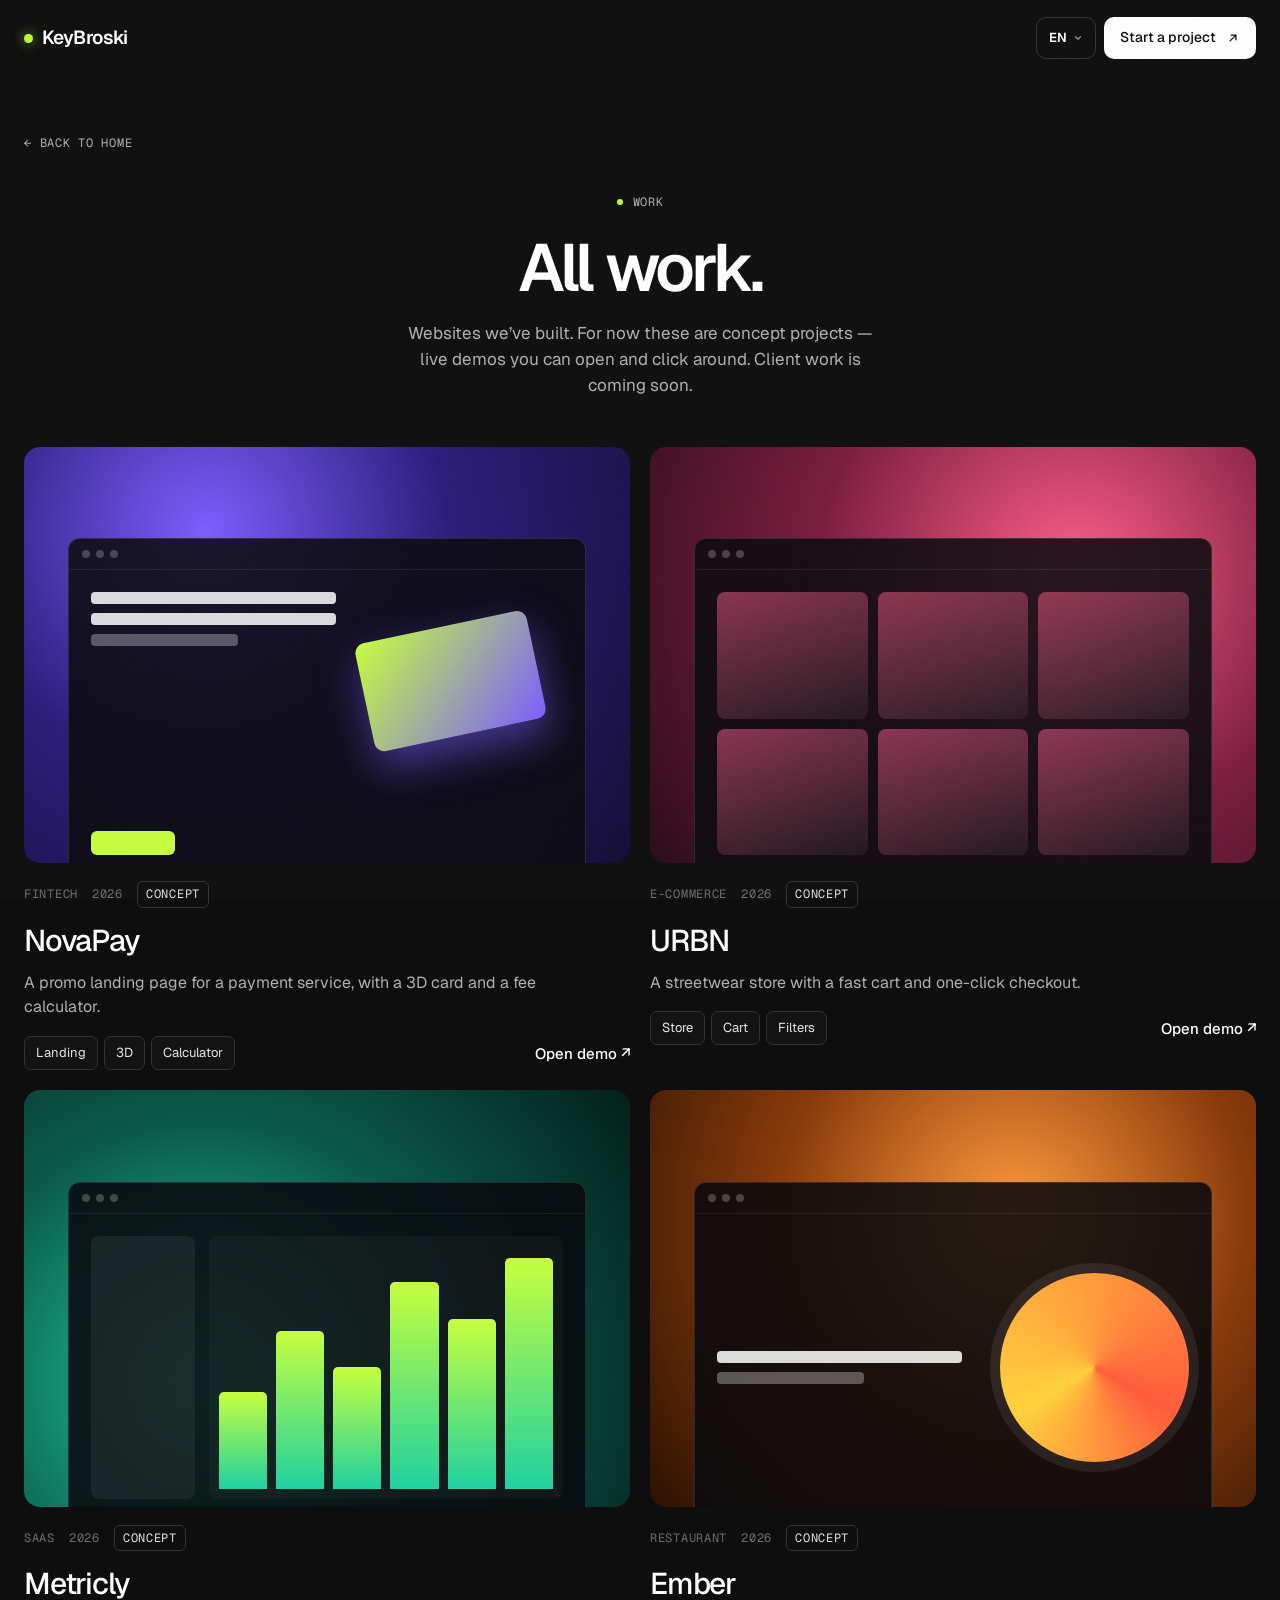
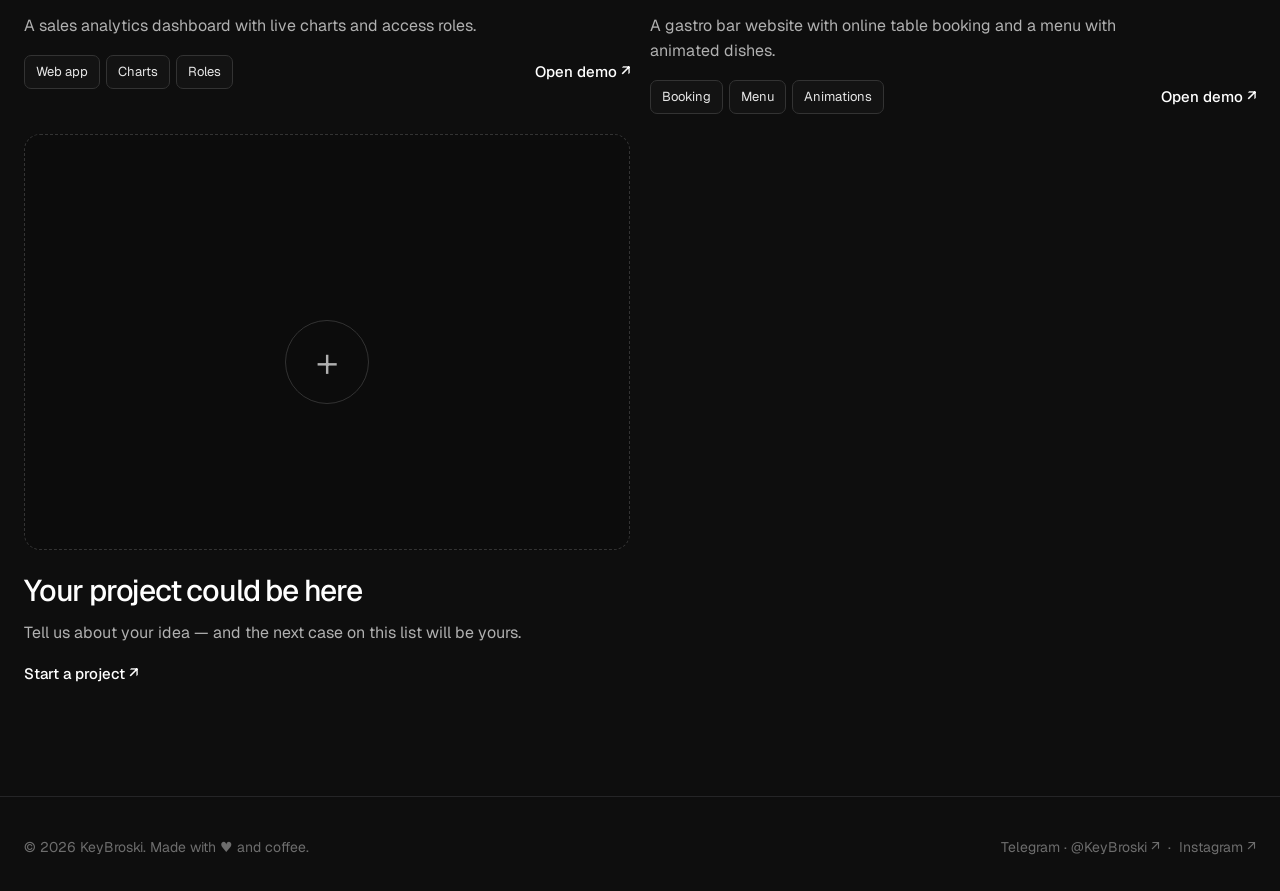
<file: works/index.html>
<!DOCTYPE html>
<html lang="ru">
<head>
  <meta charset="UTF-8">
  <meta name="viewport" content="width=device-width, initial-scale=1.0">
  <title>KeyBroski — Все работы.</title>
  <meta name="description" content="Сайты, которые мы сделали. Пока это концепт-проекты — живые демо, которые можно открыть и потыкать. Скоро здесь появятся работы для клиентов.">
  <meta name="theme-color" content="#0e0e0e">
  <link rel="icon" href="data:image/svg+xml,<svg xmlns='http://www.w3.org/2000/svg' viewBox='0 0 100 100'><rect width='100' height='100' rx='24' fill='%230e0e0e'/><text x='50' y='66' font-family='Arial' font-weight='700' font-size='48' fill='white' text-anchor='middle'>KB</text></svg>">
  <link rel="preconnect" href="https://fonts.googleapis.com">
  <link rel="preconnect" href="https://fonts.gstatic.com" crossorigin>
  <link rel="preload" as="style" href="https://fonts.googleapis.com/css2?family=Geist:wght@400;500;600;700&family=Geist+Mono:wght@400;500&display=swap" onload="this.onload=null;this.rel='stylesheet'">
  <noscript><link rel="stylesheet" href="https://fonts.googleapis.com/css2?family=Geist:wght@400;500;600;700&family=Geist+Mono:wght@400;500&display=swap"></noscript>
  <link rel="stylesheet" href="../css/style.css?v=29">
</head>
<body class="page-works">

  <div class="bg" aria-hidden="true">
    <span class="bg__blob bg__blob--1"></span>
    <span class="bg__blob bg__blob--2"></span>
    <span class="bg__blob bg__blob--3"></span>
    <span class="bg__blob bg__blob--4"></span>
    <span class="bg__grid"></span>
    <span class="bg__vignette"></span>
  </div>

  <header class="header" id="header">
    <div class="container header__inner">
      <a href="../index.html" class="logo" aria-label="KeyBroski"><span class="logo__dot"></span>KeyBroski</a>
      <div class="header__actions">
        <div class="lang" id="lang">
          <button type="button" class="lang__toggle" id="langToggle" aria-haspopup="true" aria-expanded="false" aria-controls="langMenu" data-i18n-aria="aria.lang" aria-label="Выбрать язык">
            <span class="lang__current" id="langCurrent">RU</span>
            <svg class="lang__chevron" width="10" height="10" viewBox="0 0 24 24" fill="none" aria-hidden="true"><path d="M6 9l6 6 6-6" stroke="currentColor" stroke-width="2.6" stroke-linecap="round" stroke-linejoin="round"/></svg>
          </button>
          <div class="lang__menu" id="langMenu" hidden>
            <button type="button" class="lang__btn" data-lang="ru"><span>Русский</span><small>RU</small></button>
            <button type="button" class="lang__btn" data-lang="uk"><span>Українська</span><small>UK</small></button>
            <button type="button" class="lang__btn" data-lang="en"><span>English</span><small>EN</small></button>
            <button type="button" class="lang__btn" data-lang="es"><span>Español</span><small>ES</small></button>
            <button type="button" class="lang__btn" data-lang="pl"><span>Polski</span><small>PL</small></button>
          </div>
        </div>
        <a href="../index.html#brief" class="btn btn--white btn--sm header__start">
          <span data-i18n="cta.start">Начать проект</span>
          <svg width="14" height="14" viewBox="0 0 24 24" fill="none" aria-hidden="true"><path d="M7 17 17 7M9 7h8v8" stroke="currentColor" stroke-width="2.2" stroke-linecap="round" stroke-linejoin="round"/></svg>
        </a>
      </div>
    </div>
  </header>

  <main class="section works-page">
    <div class="container">
      <a href="../index.html" class="works-page__back mono"><span aria-hidden="true">←</span> <span data-i18n="wp.back">На главную</span></a>
      <div class="head head--center">
        <p class="mono eyebrow reveal"><span data-i18n="works.tag">Работы</span></p>
        <h1 class="title reveal" data-i18n="wp.title">Все работы.</h1>
        <p class="head__text reveal" data-i18n="wp.text">Сайты, которые мы сделали. Пока это концепт-проекты — живые демо, которые можно открыть и потыкать. Скоро здесь появятся работы для клиентов.</p>
      </div>

      <div class="works">

          <a class="work reveal" href="../projects/novapay/index.html">
            <div class="work__visual work__visual--1"><div class="mock"><div class="mock__bar"><i></i><i></i><i></i></div><div class="mock__body"><div class="mock__lines"><i></i><i></i><i class="short"></i></div><div class="mock__card3d"></div><div class="mock__btn"></div></div></div></div>
            <div class="work__meta mono"><span data-i18n="w1.cat">Финтех</span><span>2026</span><span class="work__badge" data-i18n="hero.concept">Концепт</span></div>
            <h3 class="work__title" data-i18n="w1.title">NovaPay</h3>
            <p class="work__desc" data-i18n="w1.desc">Промо-лендинг платёжного сервиса с 3D-картой и калькулятором комиссий.</p>
            <div class="work__foot">
              <div class="tags" data-i18n-tags="w1.tags"><span>Лендинг</span><span>3D</span><span>Калькулятор</span></div>
              <span class="work__open"><span data-i18n="works.open">Открыть демо</span> ↗</span>
            </div>
          </a>
          <a class="work reveal" href="../projects/urbn/index.html">
            <div class="work__visual work__visual--2"><div class="mock"><div class="mock__bar"><i></i><i></i><i></i></div><div class="mock__body mock__body--grid"><i></i><i></i><i></i><i></i><i></i><i></i></div></div></div>
            <div class="work__meta mono"><span data-i18n="w2.cat">E-commerce</span><span>2026</span><span class="work__badge" data-i18n="hero.concept">Концепт</span></div>
            <h3 class="work__title" data-i18n="w2.title">URBN</h3>
            <p class="work__desc" data-i18n="w2.desc">Магазин streetwear с быстрой корзиной и оплатой в один клик.</p>
            <div class="work__foot">
              <div class="tags" data-i18n-tags="w2.tags"><span>Магазин</span><span>Корзина</span><span>Фильтры</span></div>
              <span class="work__open"><span data-i18n="works.open">Открыть демо</span> ↗</span>
            </div>
          </a>
          <a class="work reveal" href="../projects/metricly/index.html">
            <div class="work__visual work__visual--3"><div class="mock"><div class="mock__bar"><i></i><i></i><i></i></div><div class="mock__body mock__body--dash"><div class="mock__side"></div><div class="mock__bars"><i style="--h:40%"></i><i style="--h:65%"></i><i style="--h:50%"></i><i style="--h:85%"></i><i style="--h:70%"></i><i style="--h:95%"></i></div></div></div></div>
            <div class="work__meta mono"><span data-i18n="w3.cat">SaaS</span><span>2026</span><span class="work__badge" data-i18n="hero.concept">Концепт</span></div>
            <h3 class="work__title" data-i18n="w3.title">Metricly</h3>
            <p class="work__desc" data-i18n="w3.desc">Дашборд аналитики продаж с живыми графиками и ролями доступа.</p>
            <div class="work__foot">
              <div class="tags" data-i18n-tags="w3.tags"><span>Веб-приложение</span><span>Графики</span><span>Роли</span></div>
              <span class="work__open"><span data-i18n="works.open">Открыть демо</span> ↗</span>
            </div>
          </a>
          <a class="work reveal" href="../projects/ember/index.html">
            <div class="work__visual work__visual--4"><div class="mock"><div class="mock__bar"><i></i><i></i><i></i></div><div class="mock__body mock__body--food"><div class="mock__plate"></div><div class="mock__lines"><i></i><i class="short"></i></div></div></div></div>
            <div class="work__meta mono"><span data-i18n="w4.cat">Ресторан</span><span>2026</span><span class="work__badge" data-i18n="hero.concept">Концепт</span></div>
            <h3 class="work__title" data-i18n="w4.title">Ember</h3>
            <p class="work__desc" data-i18n="w4.desc">Сайт гастробара с онлайн-бронированием столов и меню с анимацией блюд.</p>
            <div class="work__foot">
              <div class="tags" data-i18n-tags="w4.tags"><span>Бронирование</span><span>Меню</span><span>Анимации</span></div>
              <span class="work__open"><span data-i18n="works.open">Открыть демо</span> ↗</span>
            </div>
          </a>
        <a class="work work--next reveal" href="../index.html#brief">
          <div class="work__visual work__visual--next"><span class="work__plus" aria-hidden="true">+</span></div>
          <h3 class="work__title" data-i18n="wp.next">Здесь может быть ваш проект</h3>
          <p class="work__desc" data-i18n="wp.nextText">Расскажите о задаче — и следующий кейс в этом списке будет вашим.</p>
          <span class="work__open"><span data-i18n="cta.start">Начать проект</span> ↗</span>
        </a>
      </div>
    </div>
  </main>

  <footer class="footer">
    <div class="container">
      <div class="footer__bottom">
        <span>© <span id="year">2026</span> KeyBroski. <span data-i18n="footer.made">Сделано с ♥ и кофе.</span></span>
        <span><a href="https://t.me/KeyBroski" target="_blank" rel="noopener">Telegram · @KeyBroski ↗</a> &nbsp;·&nbsp; <a href="#instagram" data-ig target="_blank" rel="noopener">Instagram ↗</a></span>
      </div>
    </div>
  </footer>

  <script defer src="../js/i18n.js?v=29"></script>
  <script>
    // появление карточек при прокрутке и год в подвале
    document.addEventListener("DOMContentLoaded", function () {
      document.getElementById("year").textContent = new Date().getFullYear();
      var els = [].slice.call(document.querySelectorAll(".reveal"));
      if (!("IntersectionObserver" in window) || matchMedia("(prefers-reduced-motion: reduce)").matches) { els.forEach(function (e) { e.classList.add("is-in"); }); return; }
      var io = new IntersectionObserver(function (en) { en.forEach(function (e) { if (e.isIntersecting) { e.target.classList.add("is-in"); io.unobserve(e.target); } }); }, { threshold: 0.12 });
      els.forEach(function (e) { io.observe(e); });
    });
  </script>
</body>
</html>
</file>
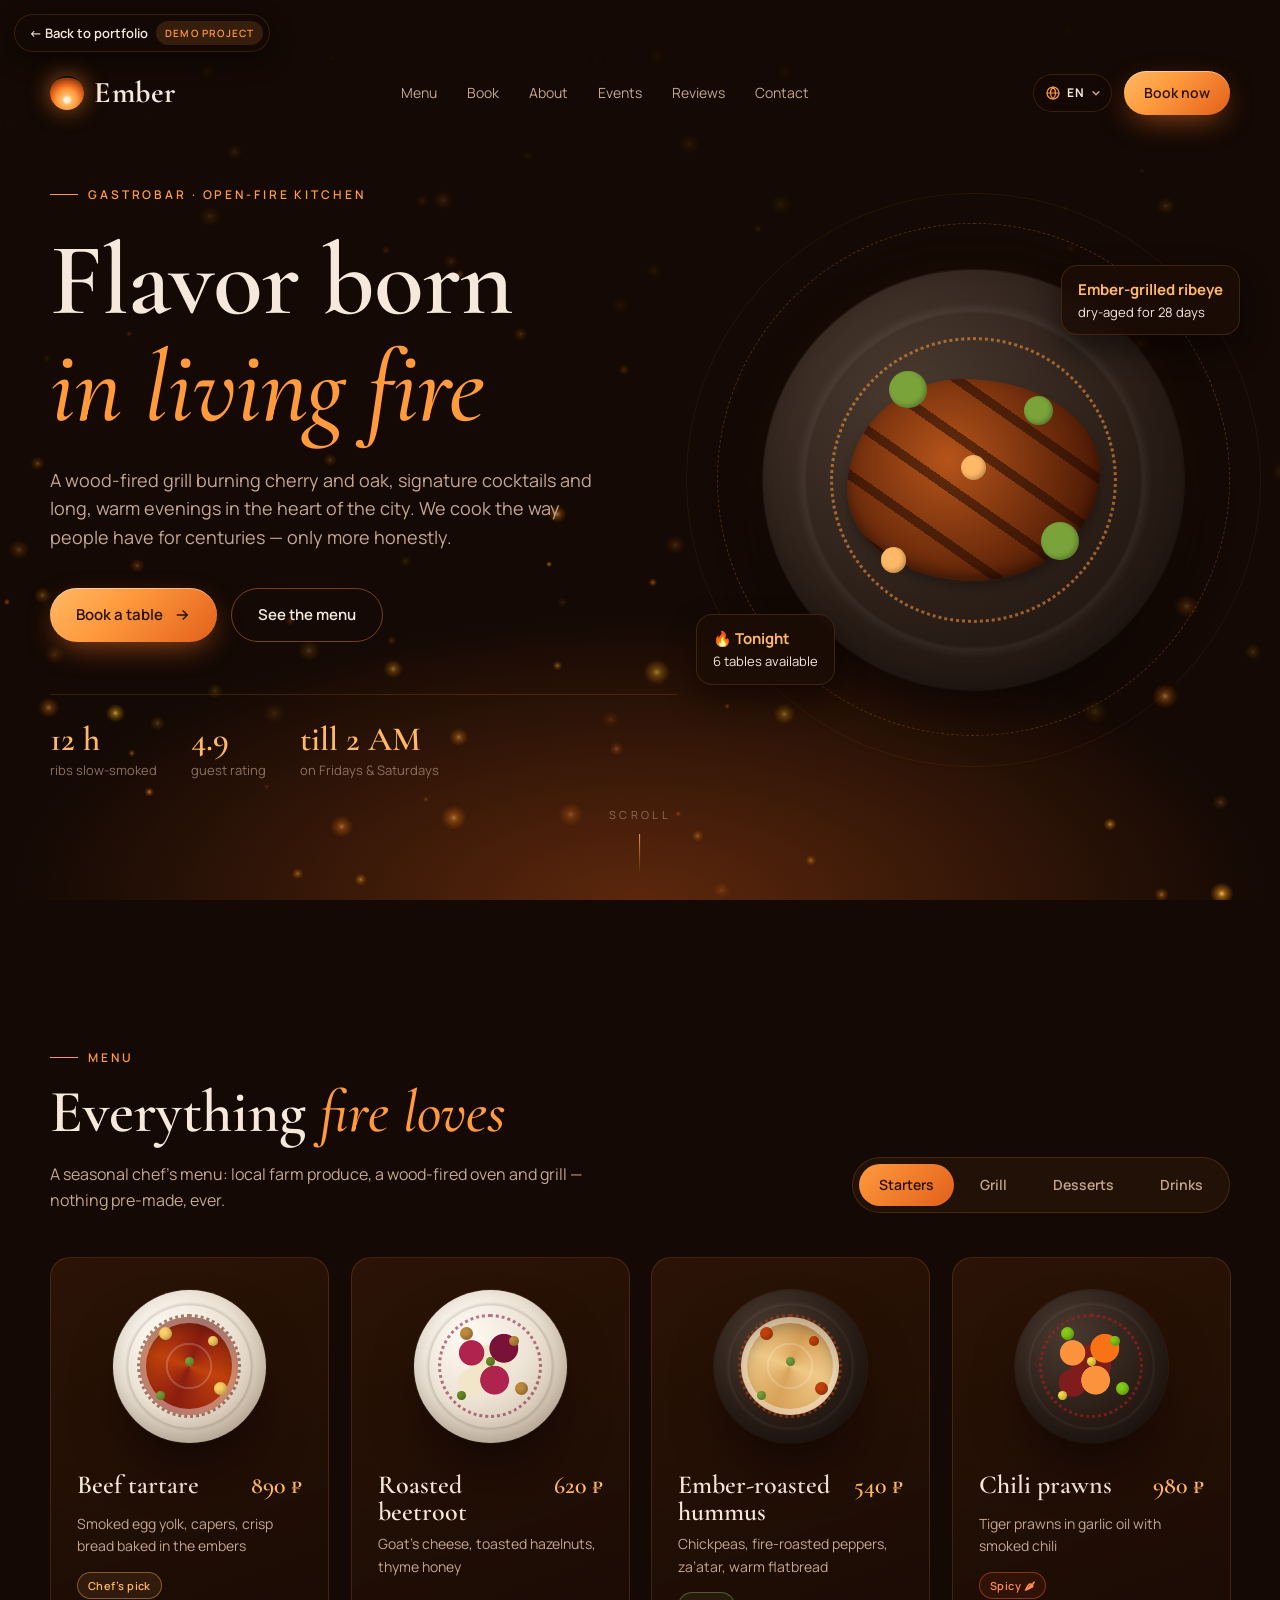
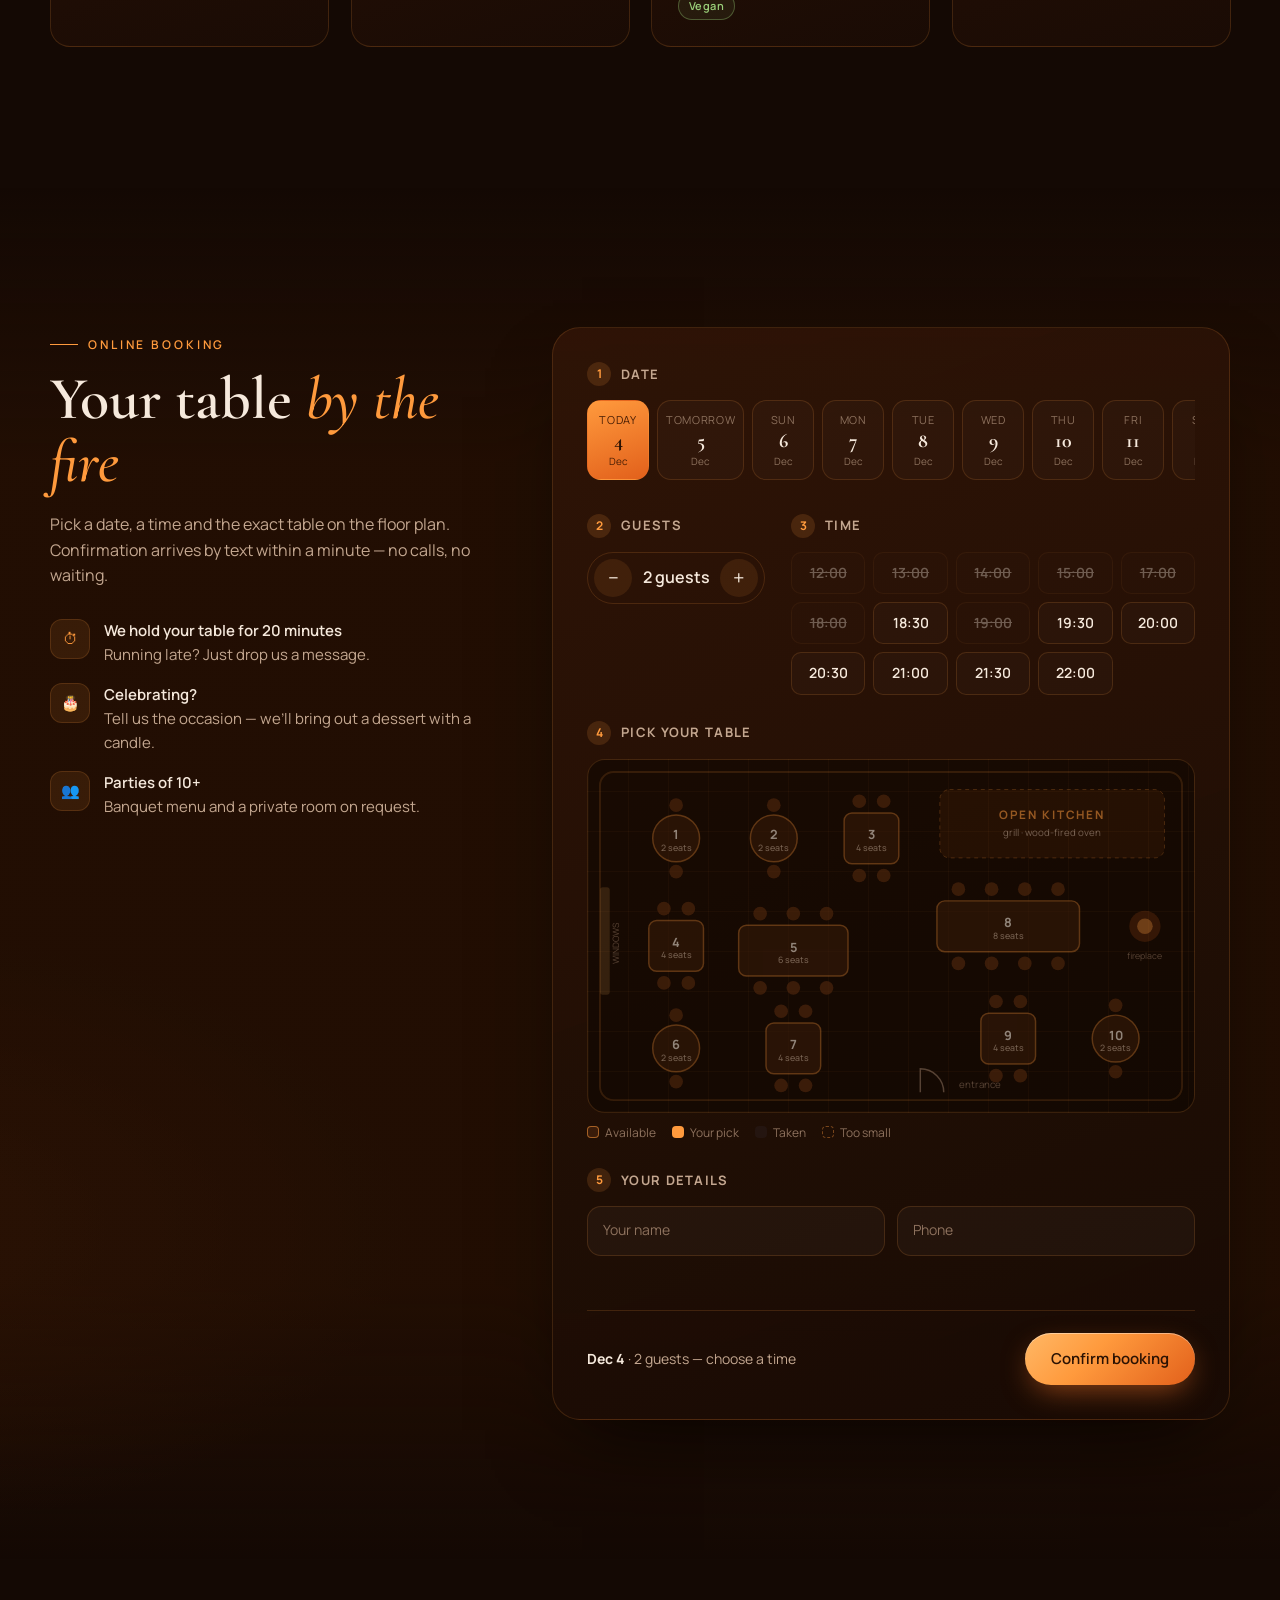
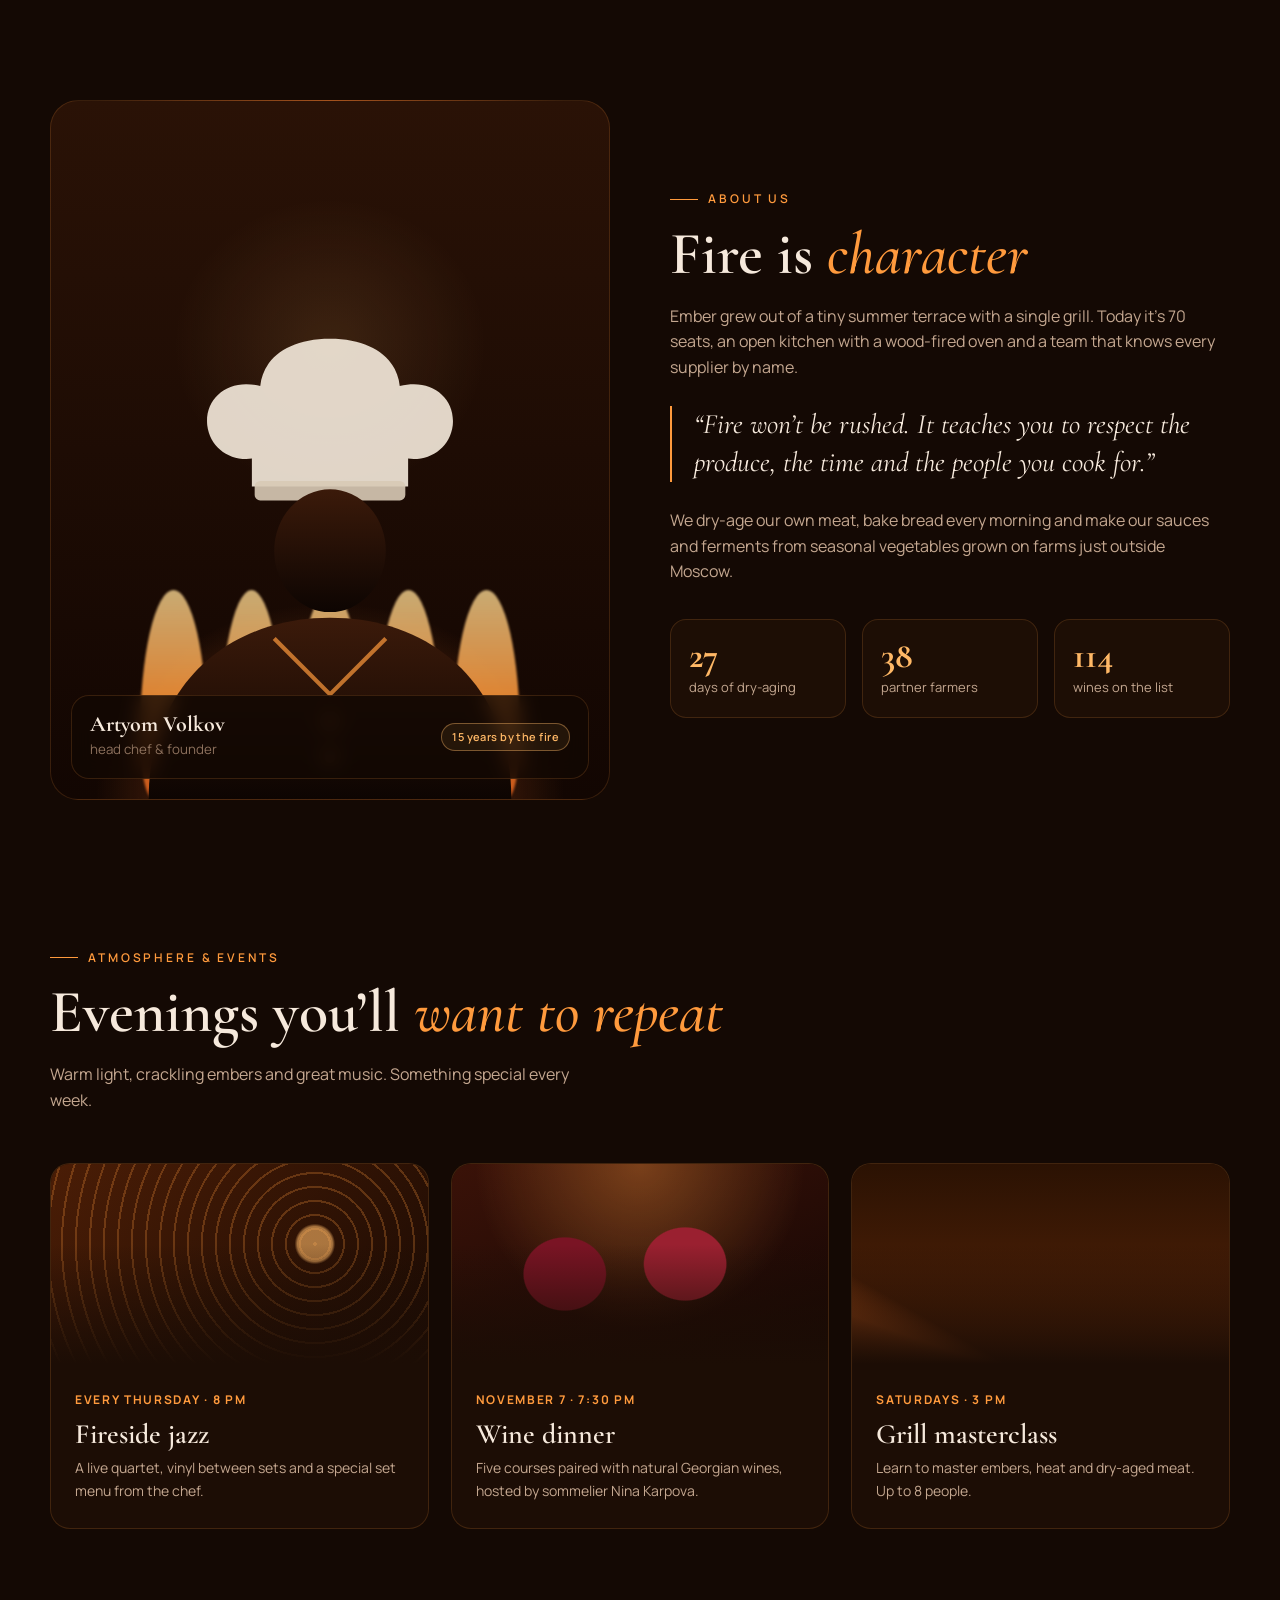
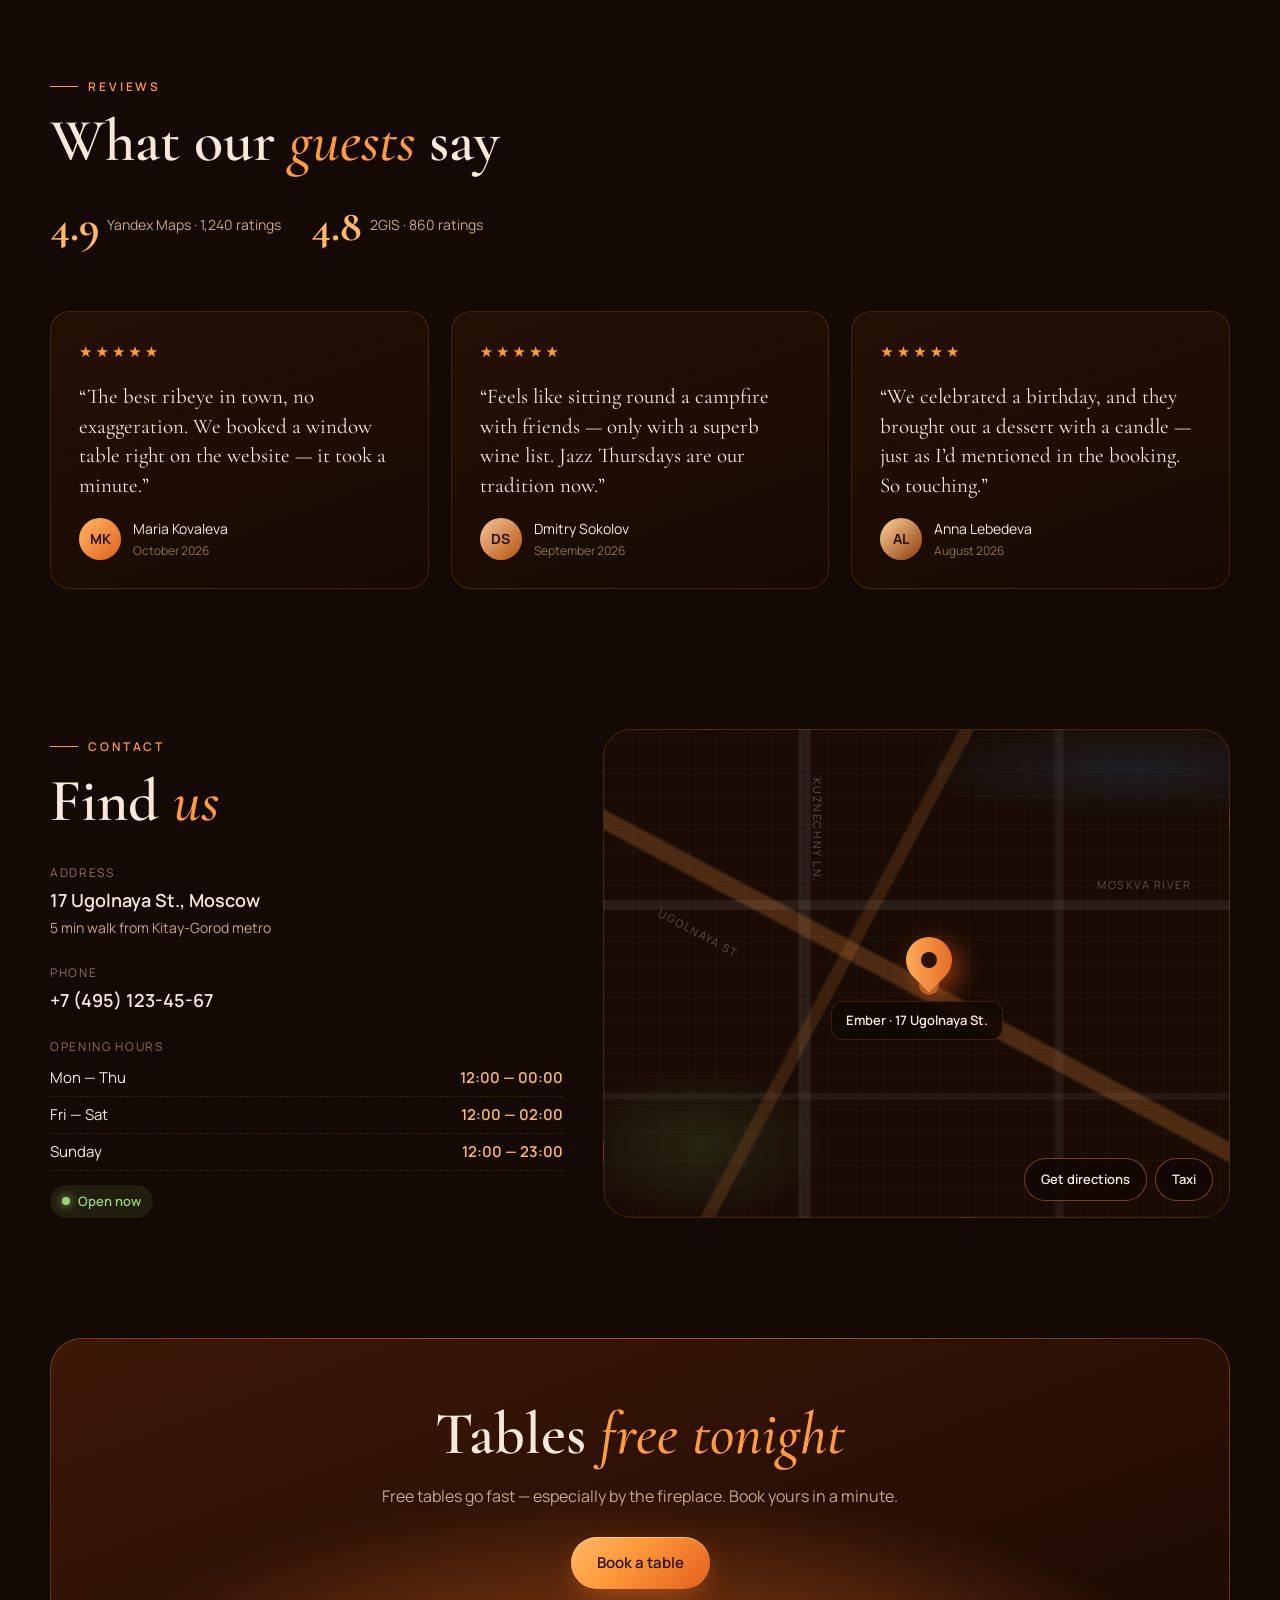
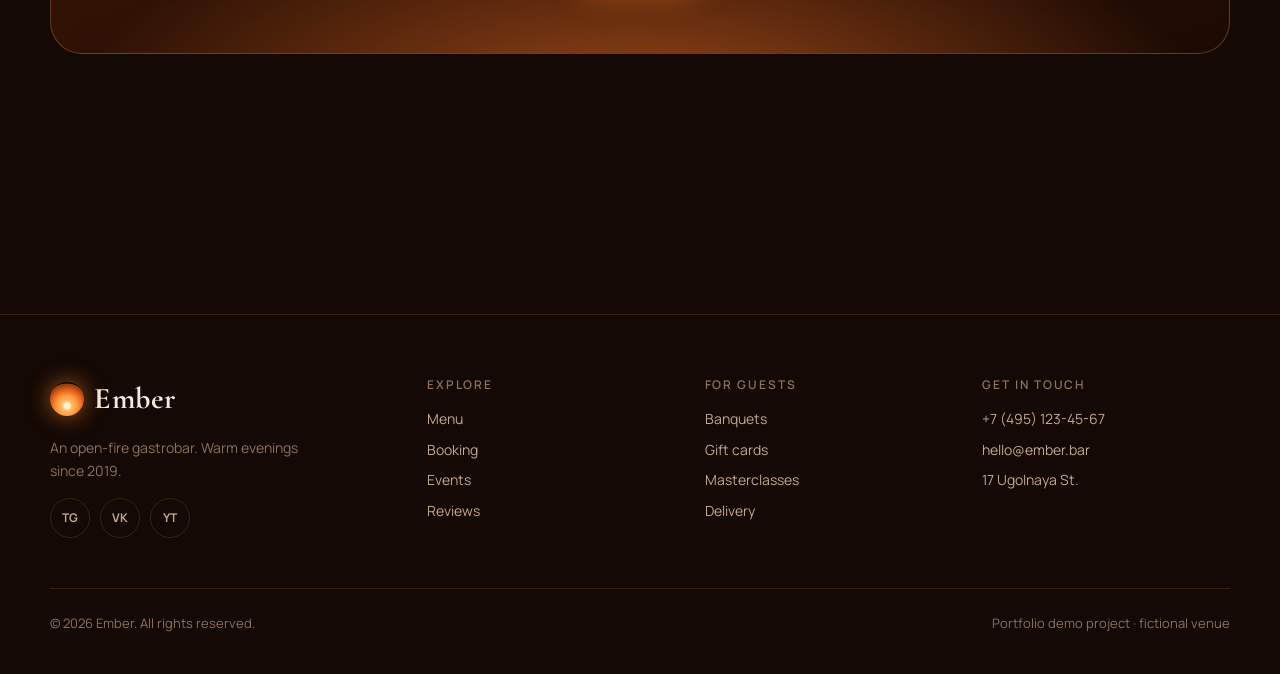
<file: projects/ember/index.html>
<!DOCTYPE html>
<html lang="ru">
<head>
<meta charset="UTF-8">
<meta name="viewport" content="width=device-width, initial-scale=1">
<title>Ember — гастробар на открытом огне</title>
<meta name="description" content="Ember — гастробар с кухней на открытом огне. Онлайн-бронирование столов, меню гриля, коктейли и вечера живой музыки.">
<link rel="preconnect" href="https://fonts.googleapis.com">
<link rel="preconnect" href="https://fonts.gstatic.com" crossorigin>
<link href="https://fonts.googleapis.com/css2?family=Cormorant+Garamond:ital,wght@0,500;0,600;0,700;1,500;1,600&family=Manrope:wght@400;500;600;700&display=swap" rel="stylesheet">
<style>
:root{
  --fire:#ff9a3d;
  --fire-2:#ffb866;
  --ember:#e2601b;
  --rust:#8a3b0b;
  --coal:#2b1203;
  --bg:#140904;
  --bg-2:#1c0d05;
  --card:#22110699;
  --line:rgba(255,154,61,.16);
  --text:#f6e9dc;
  --muted:#c4a790;
  --dim:#8d715d;
  --ok:#9bd17a;
  --radius:20px;
  --serif:"Cormorant Garamond", Georgia, serif;
  --sans:"Manrope", system-ui, -apple-system, "Segoe UI", sans-serif;
  --ease:cubic-bezier(.2,.7,.2,1);
}
*,*::before,*::after{box-sizing:border-box}
html{scroll-behavior:smooth;-webkit-text-size-adjust:100%}
body{
  margin:0;background:var(--bg);color:var(--text);font-family:var(--sans);
  font-size:16px;line-height:1.6;overflow-x:hidden;
  background-image:
    radial-gradient(1200px 600px at 80% -10%, rgba(138,59,11,.35), transparent 60%),
    radial-gradient(900px 500px at -10% 40%, rgba(138,59,11,.18), transparent 60%);
}
img,svg{display:block;max-width:100%}
a{color:inherit;text-decoration:none}
button{font:inherit;color:inherit;cursor:pointer;border:0;background:none}
input{font:inherit;color:inherit}
:focus-visible{outline:2px solid var(--fire);outline-offset:3px;border-radius:8px}
.container{width:min(1180px,100% - 40px);margin-inline:auto}
.eyebrow{
  display:inline-flex;align-items:center;gap:10px;font-size:12px;letter-spacing:.24em;
  text-transform:uppercase;color:var(--fire);font-weight:600;
}
.eyebrow::before{content:"";width:28px;height:1px;background:currentColor}
h1,h2,h3{font-family:var(--serif);font-weight:600;line-height:1.05;margin:0}
h2{font-size:clamp(36px,5vw,60px);margin:14px 0 18px}
h2 em,h1 em{font-style:italic;color:var(--fire);font-weight:500}
.lead{color:var(--muted);max-width:560px;margin:0}
section{position:relative}
.section{padding:clamp(80px,11vw,140px) 0}

/* Buttons */
.btn{
  display:inline-flex;align-items:center;justify-content:center;gap:10px;
  padding:14px 26px;border-radius:999px;font-weight:600;font-size:15px;
  transition:transform .3s var(--ease), box-shadow .3s var(--ease), background .3s, color .3s;
  white-space:nowrap;
}
.btn-fire{
  background:linear-gradient(135deg,var(--fire-2),var(--fire) 40%,var(--ember));
  color:#2b1203;box-shadow:0 10px 30px -8px rgba(255,120,40,.6), inset 0 1px 0 rgba(255,255,255,.4);
}
.btn-fire:hover{transform:translateY(-2px);box-shadow:0 16px 40px -8px rgba(255,120,40,.75), inset 0 1px 0 rgba(255,255,255,.4)}
.btn-ghost{border:1px solid rgba(255,154,61,.4);color:var(--text)}
.btn-ghost:hover{background:rgba(255,154,61,.1);border-color:var(--fire)}
.btn:disabled{opacity:.45;cursor:not-allowed;transform:none;box-shadow:none}

/* Demo pill */
.demo-pill{
  position:fixed;top:14px;left:14px;z-index:100;display:flex;align-items:center;gap:8px;
  padding:6px 6px 6px 14px;border-radius:999px;font-size:13px;font-weight:600;
  background:rgba(20,9,4,.82);backdrop-filter:blur(10px);-webkit-backdrop-filter:blur(10px);
  border:1px solid var(--line);box-shadow:0 8px 24px rgba(0,0,0,.4);transition:border-color .3s;
}
.demo-pill:hover{border-color:var(--fire)}
.demo-pill span{
  font-size:10px;letter-spacing:.12em;text-transform:uppercase;padding:4px 9px;border-radius:999px;
  background:rgba(255,154,61,.15);color:var(--fire)
}

/* Header */
.header{
  position:fixed;inset:0 0 auto 0;z-index:50;padding:58px 0 0;transition:background .4s, padding .4s, border-color .4s;
  border-bottom:1px solid transparent;
}
.header.scrolled{background:rgba(20,9,4,.85);backdrop-filter:blur(14px);-webkit-backdrop-filter:blur(14px);padding-top:52px;border-color:var(--line)}
.header .container{display:flex;align-items:center;justify-content:space-between;gap:20px;height:70px}
.logo{display:flex;align-items:center;gap:10px;font-family:var(--serif);font-size:30px;font-weight:700;letter-spacing:.02em}
.logo-mark{
  width:34px;height:34px;border-radius:50%;position:relative;
  background:radial-gradient(circle at 50% 70%, #fff3d6 0 8%, var(--fire-2) 18%, var(--fire) 35%, var(--ember) 55%, var(--rust) 75%, transparent 77%);
  box-shadow:0 0 22px rgba(255,140,50,.6);
}
.nav{display:flex;gap:30px;font-size:14px;color:var(--muted)}
.nav a{position:relative;transition:color .3s}
.nav a::after{content:"";position:absolute;left:0;bottom:-6px;width:100%;height:1px;background:var(--fire);transform:scaleX(0);transform-origin:left;transition:transform .35s var(--ease)}
.nav a:hover{color:var(--text)}
.nav a:hover::after{transform:scaleX(1)}
.header-actions{display:flex;align-items:center;gap:12px}
.header .btn{padding:11px 20px;font-size:14px}
.burger{display:none;width:44px;height:44px;border-radius:50%;border:1px solid var(--line);position:relative}
.burger i{position:absolute;left:13px;right:13px;height:1.5px;background:var(--text);transition:transform .3s, opacity .3s}
.burger i:nth-child(1){top:16px}.burger i:nth-child(2){top:21px}.burger i:nth-child(3){top:26px}
.burger[aria-expanded="true"] i:nth-child(1){transform:translateY(5px) rotate(45deg)}
.burger[aria-expanded="true"] i:nth-child(2){opacity:0}
.burger[aria-expanded="true"] i:nth-child(3){transform:translateY(-5px) rotate(-45deg)}
/* Language switcher */
.lang{position:relative;z-index:60;flex:none}
.lang-toggle{display:inline-flex;align-items:center;gap:6px;height:38px;padding:0 10px 0 11px;border-radius:999px;border:1px solid var(--line);background:rgba(20,9,4,.55);backdrop-filter:blur(8px);-webkit-backdrop-filter:blur(8px);color:var(--text);font-size:12px;font-weight:700;letter-spacing:.08em;transition:border-color .3s, background .3s}
.lang-toggle:hover,.lang.open .lang-toggle{border-color:var(--fire);background:rgba(255,154,61,.1)}
.lang-toggle:focus-visible,.lang-opt:focus-visible{outline:2px solid var(--fire);outline-offset:2px}
.lang-toggle svg{flex:none;display:block}
.lang-globe{color:var(--fire)}
.lang-chev{color:var(--muted);transition:transform .3s var(--ease)}
.lang.open .lang-chev{transform:rotate(180deg)}
.lang-pop{
  position:absolute;top:calc(100% + 10px);right:0;z-index:70;min-width:188px;max-width:calc(100vw - 32px);
  margin:0;padding:6px;list-style:none;border-radius:16px;
  background:rgba(24,11,5,.97);border:1px solid rgba(255,154,61,.28);
  box-shadow:0 18px 44px -10px rgba(0,0,0,.7), 0 0 0 1px rgba(0,0,0,.25), inset 0 1px 0 rgba(255,214,160,.06);
  opacity:0;visibility:hidden;transform:translateY(-6px) scale(.97);transform-origin:top right;
  transition:opacity .2s ease, transform .25s var(--ease), visibility 0s linear .25s;
}
.lang.open .lang-pop{opacity:1;visibility:visible;transform:none;transition:opacity .2s ease, transform .25s var(--ease), visibility 0s}
.lang-opt{display:flex;align-items:center;gap:10px;width:100%;padding:10px 12px;border-radius:11px;font-size:14px;font-weight:500;color:var(--muted);text-align:left;transition:background .2s, color .2s}
.lang-opt:hover,.lang-opt:focus-visible{background:rgba(255,154,61,.1);color:var(--text)}
.lang-opt .lang-name{flex:1}
.lang-opt .lang-code{font-size:11px;font-weight:700;letter-spacing:.08em;color:var(--dim)}
.lang-opt .lang-check{flex:none;width:16px;height:16px;color:var(--fire);opacity:0;transition:opacity .2s}
.lang-opt[aria-checked="true"]{color:var(--text);background:linear-gradient(135deg,rgba(255,154,61,.18),rgba(226,96,27,.12))}
.lang-opt[aria-checked="true"] .lang-code{color:var(--fire)}
.lang-opt[aria-checked="true"] .lang-check{opacity:1}
@media (prefers-reduced-motion:reduce){
  .lang-pop,.lang.open .lang-pop{transform:none;transition:none}
  .lang-chev{transition:none}
}
/* Language switch curtain (created by JS; above header, mobile nav, popover, demo pill) */
.lang-curtain{position:fixed;top:0;right:0;bottom:0;left:0;z-index:1000;pointer-events:none}
.lang-curtain.is-in{pointer-events:auto}
.lang-curtain__panel{position:absolute;top:0;right:0;bottom:0;left:0;-webkit-clip-path:inset(100% 0 0 0);clip-path:inset(100% 0 0 0)}
.lang-curtain__panel--back{background:linear-gradient(160deg,#2b1203,#8a3b0b)}
.lang-curtain__panel--front{
  background:linear-gradient(135deg,#ff9a3d,#ff5c3d);color:#2b1203;
  display:flex;flex-direction:column;align-items:center;justify-content:center;padding:0 16px;text-align:center
}
.lang-curtain__panel--front > * + *{margin-top:12px}
.is-in .lang-curtain__panel{-webkit-clip-path:inset(0 0 0 0);clip-path:inset(0 0 0 0);transition:-webkit-clip-path .6s cubic-bezier(.76,0,.24,1),clip-path .6s cubic-bezier(.76,0,.24,1)}
.is-in .lang-curtain__panel--front{transition-delay:.08s}
.is-in.is-out .lang-curtain__panel{-webkit-clip-path:inset(0 0 100% 0);clip-path:inset(0 0 100% 0)}
.is-in.is-out .lang-curtain__panel--back{transition-delay:.08s}
.is-in.is-out .lang-curtain__panel--front{transition-delay:0s}
.lang-curtain__word{
  display:block;font-family:var(--serif);font-style:italic;font-weight:600;
  font-size:clamp(56px,13vw,180px);line-height:1;letter-spacing:-.01em;
  opacity:0;transform:translateY(60px)
}
.lang-curtain__code{display:block;font-family:var(--sans);font-size:13px;font-weight:700;letter-spacing:.4em;padding-left:.4em;opacity:0}
.is-in .lang-curtain__word{-webkit-animation:curtainWord 1.3s cubic-bezier(.22,1,.36,1) .25s both;animation:curtainWord 1.3s cubic-bezier(.22,1,.36,1) .25s both}
.is-in .lang-curtain__code{-webkit-animation:curtainCode 1.3s ease .3s both;animation:curtainCode 1.3s ease .3s both}
@-webkit-keyframes curtainWord{0%{opacity:0;transform:translateY(60px)}30%,55%{opacity:1;transform:translateY(0)}75%,100%{opacity:0;transform:translateY(-40px)}}
@keyframes curtainWord{0%{opacity:0;transform:translateY(60px)}30%,55%{opacity:1;transform:translateY(0)}75%,100%{opacity:0;transform:translateY(-40px)}}
@-webkit-keyframes curtainCode{0%{opacity:0}30%,55%{opacity:.75}75%,100%{opacity:0}}
@keyframes curtainCode{0%{opacity:0}30%,55%{opacity:.75}75%,100%{opacity:0}}

/* Hero */
.hero{min-height:100vh;min-height:100svh;display:flex;align-items:center;padding:150px 0 90px;overflow:hidden}
#sparks{position:absolute;inset:0;width:100%;height:100%;pointer-events:none;z-index:0}
.hero::after{
  content:"";position:absolute;left:0;right:0;bottom:0;height:45%;z-index:0;pointer-events:none;
  background:radial-gradient(70% 100% at 50% 100%, rgba(226,96,27,.35), transparent 70%);
}
.hero-grid{position:relative;z-index:1;display:grid;grid-template-columns:1.1fr .9fr;gap:40px;align-items:center}
.hero h1{font-size:clamp(48px,8vw,104px);letter-spacing:-.01em;margin:22px 0 24px}
.hero h1 .line{display:block}
.hero p.lead{font-size:18px}
.hero-cta{display:flex;flex-wrap:wrap;gap:14px;margin-top:36px}
.hero-meta{display:flex;flex-wrap:wrap;gap:34px;margin-top:52px;padding-top:28px;border-top:1px solid var(--line)}
.hero-meta b{display:block;font-family:var(--serif);font-size:34px;color:var(--fire-2);font-weight:600;line-height:1}
.hero-meta small{color:var(--dim);font-size:13px}
.hero-visual{position:relative;aspect-ratio:1;max-width:520px;width:100%;justify-self:center}
.hero-visual .glow{position:absolute;inset:6%;border-radius:50%;background:radial-gradient(circle, rgba(255,140,50,.45), transparent 65%);filter:blur(30px);animation:breathe 5s ease-in-out infinite}
.hero-visual .ring{position:absolute;inset:0;border-radius:50%;border:1px dashed rgba(255,154,61,.25);animation:spin 60s linear infinite}
.hero-visual .ring.r2{inset:-6%;border-style:solid;border-color:rgba(255,154,61,.08)}
.hero-plate{position:absolute;inset:9%;animation:spin 40s linear infinite}
.hero-badge{
  position:absolute;z-index:2;padding:12px 16px;border-radius:16px;font-size:13px;
  background:rgba(28,13,5,.85);border:1px solid var(--line);backdrop-filter:blur(8px);-webkit-backdrop-filter:blur(8px);
  box-shadow:0 14px 30px rgba(0,0,0,.45);animation:float 6s ease-in-out infinite;
}
.hero-badge b{display:block;font-size:15px;color:var(--fire-2)}
.hero-badge.b1{top:8%;right:-2%}
.hero-badge.b2{bottom:10%;left:-4%;animation-delay:-3s}
@keyframes spin{to{transform:rotate(360deg)}}
@keyframes breathe{50%{transform:scale(1.08);opacity:.8}}
@keyframes float{50%{transform:translateY(-12px)}}
.scroll-hint{position:absolute;left:50%;bottom:26px;z-index:1;transform:translateX(-50%);font-size:11px;letter-spacing:.3em;text-transform:uppercase;color:var(--dim);display:flex;flex-direction:column;align-items:center;gap:10px}
.scroll-hint::after{content:"";width:1px;height:40px;background:linear-gradient(var(--fire),transparent);animation:drip 2s ease-in-out infinite}
@keyframes drip{0%{transform:scaleY(0);transform-origin:top}50%{transform:scaleY(1);transform-origin:top}51%{transform-origin:bottom}100%{transform:scaleY(0);transform-origin:bottom}}

/* Plates */
.plate{
  position:relative;width:100%;aspect-ratio:1;border-radius:50%;
  background:
    radial-gradient(circle, transparent 0 56%, rgba(0,0,0,.12) 57%, transparent 60%),
    radial-gradient(circle at 35% 30%, #fffaf3, #ece2d4 45%, #d6c7b4 70%, #b8a58e 100%);
  box-shadow:0 30px 60px -20px rgba(0,0,0,.7), 0 0 0 1px rgba(255,255,255,.06), inset 0 -8px 20px rgba(0,0,0,.15);
}
.plate.dark{
  background:
    radial-gradient(circle, transparent 0 56%, rgba(255,255,255,.05) 57%, transparent 60%),
    radial-gradient(circle at 35% 30%, #4a3a30, #2a1e17 55%, #18100b 100%);
}
.plate > *{position:absolute;border-radius:50%}
.plate .food{inset:22%}
.plate i{width:9%;height:9%;background:var(--g,#6b8e23);box-shadow:inset -2px -2px 4px rgba(0,0,0,.25)}
.plate i:nth-of-type(1){top:24%;left:30%}
.plate i:nth-of-type(2){top:30%;left:62%;width:7%;height:7%}
.plate i:nth-of-type(3){top:60%;left:66%}
.plate i:nth-of-type(4){top:66%;left:28%;width:6%;height:6%;background:var(--g2,#fbbf24)}
.plate i:nth-of-type(5){top:44%;left:47%;width:6%;height:6%;background:var(--g2,#fbbf24)}
.plate .sauce{inset:16%;border:3px dotted var(--s,#7a2e0b);opacity:.55}

/* steak */
.plate.steak .food{
  inset:26% 20%;border-radius:46% 54% 50% 50% / 55% 45% 55% 45%;
  background:
    repeating-linear-gradient(35deg, transparent 0 12%, rgba(30,10,2,.55) 12% 15%),
    radial-gradient(circle at 40% 40%, var(--f2,#b45309), var(--f1,#5a1f06) 80%);
  box-shadow:inset 0 -6px 12px rgba(0,0,0,.35), 0 6px 10px rgba(0,0,0,.25);
}
/* bowl / soup */
.plate.bowl .food{
  inset:18%;
  background:
    radial-gradient(circle at 50% 50%, transparent 0 30%, rgba(255,255,255,.18) 31% 33%, transparent 34%),
    conic-gradient(from 20deg, var(--f1), var(--f2), var(--f1), var(--f2), var(--f1));
  box-shadow:inset 0 0 0 6px rgba(255,255,255,.4), inset 0 8px 18px rgba(0,0,0,.35);
}
/* salad */
.plate.salad .food{
  inset:20%;
  background:
    radial-gradient(circle at 30% 35%, var(--f2) 0 14%, transparent 15%),
    radial-gradient(circle at 65% 30%, var(--f1) 0 16%, transparent 17%),
    radial-gradient(circle at 55% 65%, var(--f2) 0 18%, transparent 19%),
    radial-gradient(circle at 30% 68%, var(--f3,#65a30d) 0 15%, transparent 16%),
    radial-gradient(circle at 50% 48%, var(--f3,#65a30d) 0 30%, transparent 31%);
  border-radius:50%;
}
/* dessert */
.plate.dessert .food{
  inset:28%;
  background:
    repeating-conic-gradient(from 0deg, rgba(255,255,255,.18) 0 6deg, transparent 6deg 30deg),
    radial-gradient(circle at 40% 35%, var(--f2), var(--f1) 75%);
  box-shadow:0 8px 14px rgba(0,0,0,.35), inset 0 -4px 10px rgba(0,0,0,.3);
}
.plate.dessert .sauce{inset:20%;border:4px solid var(--s);border-style:dashed;opacity:.7}
/* drink (glass from top) */
.plate.drink{
  background:radial-gradient(circle at 35% 30%, rgba(255,255,255,.25), rgba(255,255,255,.06) 60%, rgba(255,255,255,.14));
  box-shadow:0 30px 60px -20px rgba(0,0,0,.7), inset 0 0 0 3px rgba(255,255,255,.18);
}
.plate.drink .food{
  inset:9%;
  background:
    radial-gradient(circle at 35% 30%, rgba(255,255,255,.35), transparent 30%),
    radial-gradient(circle, var(--f2), var(--f1) 85%);
  box-shadow:inset 0 0 20px rgba(0,0,0,.35);
}
.plate.drink i{width:22%;height:22%;border-radius:18%;background:rgba(255,255,255,.35);box-shadow:inset 0 0 6px rgba(255,255,255,.6)}
.plate.drink i:nth-of-type(1){top:28%;left:26%;transform:rotate(14deg)}
.plate.drink i:nth-of-type(2){top:42%;left:52%;transform:rotate(-20deg)}
.plate.drink i:nth-of-type(3){top:22%;left:56%;width:12%;height:12%;border-radius:50%;background:var(--g)}
.plate.drink i:nth-of-type(4),.plate.drink i:nth-of-type(5){display:none}

/* Menu */
.menu-head{display:flex;flex-wrap:wrap;justify-content:space-between;align-items:flex-end;gap:30px;margin-bottom:44px}
.tabs{display:flex;gap:6px;padding:6px;border-radius:999px;background:rgba(255,154,61,.06);border:1px solid var(--line);overflow-x:auto;scrollbar-width:none;max-width:100%}
.tabs::-webkit-scrollbar{display:none}
.tab{padding:10px 20px;border-radius:999px;font-size:14px;font-weight:600;color:var(--muted);transition:background .3s, color .3s;white-space:nowrap}
.tab:hover{color:var(--text)}
.tab[aria-selected="true"]{background:linear-gradient(135deg,var(--fire),var(--ember));color:#2b1203}
.dishes{display:grid;grid-template-columns:repeat(auto-fill,minmax(260px,1fr));gap:22px}
.dish{
  position:relative;padding:26px;border-radius:var(--radius);
  background:linear-gradient(160deg, rgba(60,26,8,.6), rgba(28,13,5,.7));
  border:1px solid var(--line);overflow:hidden;
  transition:transform .5s var(--ease), border-color .4s, box-shadow .5s;
  animation:dishIn .6s var(--ease) both;
}
.dish::before{content:"";position:absolute;inset:auto -30% -60% -30%;height:80%;background:radial-gradient(circle, rgba(255,120,40,.25), transparent 60%);opacity:0;transition:opacity .5s}
.dish:hover{transform:translateY(-6px);border-color:rgba(255,154,61,.45);box-shadow:0 24px 50px -20px rgba(255,100,30,.35)}
.dish:hover::before{opacity:1}
@keyframes dishIn{from{opacity:0;transform:translateY(24px) scale(.97)}}
.dish-plate{width:68%;margin:6px auto 24px;transition:transform 1.2s var(--ease)}
.dish-plate .plate{animation:spin 30s linear infinite;animation-play-state:paused}
.dish:hover .dish-plate{transform:scale(1.08) rotate(25deg)}
.dish:hover .dish-plate .plate{animation-play-state:running}
.dish-top{display:flex;justify-content:space-between;align-items:baseline;gap:12px}
.dish h3{font-size:26px}
.price{font-family:var(--serif);font-size:24px;color:var(--fire-2);font-weight:600;white-space:nowrap}
.dish p{color:var(--muted);font-size:14px;margin:8px 0 14px}
.tags{display:flex;flex-wrap:wrap;gap:6px}
.tag{font-size:11px;font-weight:600;letter-spacing:.04em;padding:4px 10px;border-radius:999px;border:1px solid var(--line);color:var(--muted)}
.tag.hot{color:#ff8a5c;border-color:rgba(255,110,60,.4);background:rgba(255,80,30,.08)}
.tag.vegan{color:var(--ok);border-color:rgba(155,209,122,.35);background:rgba(155,209,122,.07)}
.tag.chef{color:var(--fire-2);border-color:rgba(255,184,102,.4);background:rgba(255,184,102,.08)}

/* Booking */
.booking{background:linear-gradient(180deg, transparent, rgba(43,18,3,.6) 20%, rgba(43,18,3,.6) 80%, transparent)}
.booking-wrap{display:grid;grid-template-columns:.8fr 1.2fr;gap:50px;align-items:start}
.booking-info ul{list-style:none;padding:0;margin:30px 0 0;display:grid;gap:16px}
.booking-info li{display:flex;gap:14px;align-items:flex-start;color:var(--muted);font-size:15px}
.booking-info li b{color:var(--text);display:block;font-weight:600}
.booking-info .ico{flex:none;width:40px;height:40px;border-radius:12px;display:grid;place-items:center;background:rgba(255,154,61,.1);color:var(--fire);border:1px solid var(--line)}
.widget{
  position:relative;padding:clamp(20px,3vw,34px);border-radius:28px;
  background:linear-gradient(160deg, rgba(50,22,7,.85), rgba(24,11,4,.92));
  border:1px solid var(--line);box-shadow:0 40px 80px -30px rgba(0,0,0,.7);
  min-width:0;
}
.step{margin-bottom:26px}
.step-title{display:flex;align-items:center;gap:10px;font-size:13px;font-weight:700;letter-spacing:.1em;text-transform:uppercase;color:var(--muted);margin-bottom:14px}
.step-title span{width:24px;height:24px;border-radius:50%;display:grid;place-items:center;font-size:12px;background:rgba(255,154,61,.15);color:var(--fire);letter-spacing:0}
.dates{display:flex;gap:8px;overflow-x:auto;padding-bottom:8px;scroll-snap-type:x mandatory;scrollbar-width:thin;scrollbar-color:var(--rust) transparent}
.date-chip{
  flex:none;min-width:62px;padding:10px 8px;border-radius:14px;text-align:center;scroll-snap-align:start;
  border:1px solid var(--line);background:rgba(255,255,255,.02);transition:all .25s;
}
.date-chip small{display:block;font-size:11px;color:var(--dim);text-transform:uppercase;letter-spacing:.06em}
.date-chip b{display:block;font-size:20px;font-family:var(--serif);line-height:1.2}
.date-chip em{display:block;font-style:normal;font-size:10px;color:var(--dim)}
.date-chip:hover{border-color:rgba(255,154,61,.5)}
.date-chip[aria-pressed="true"]{background:linear-gradient(160deg,var(--fire),var(--ember));color:#2b1203;border-color:transparent}
.date-chip[aria-pressed="true"] small,.date-chip[aria-pressed="true"] em{color:#4a1f05}
.row-2{display:grid;grid-template-columns:auto 1fr;gap:26px;align-items:start}
.counter{display:flex;align-items:center;gap:6px;padding:6px;border-radius:999px;border:1px solid var(--line);width:max-content}
.counter button{width:38px;height:38px;border-radius:50%;background:rgba(255,154,61,.1);font-size:20px;line-height:1;transition:background .2s}
.counter button:hover:not(:disabled){background:rgba(255,154,61,.25)}
.counter button:disabled{opacity:.3;cursor:not-allowed}
.counter output{min-width:76px;text-align:center;font-weight:600}
.slots{display:grid;grid-template-columns:repeat(auto-fill,minmax(70px,1fr));gap:8px}
.slot{padding:9px 0;border-radius:10px;font-size:14px;font-weight:600;border:1px solid var(--line);transition:all .2s;background:rgba(255,255,255,.02)}
.slot:hover:not(:disabled){border-color:var(--fire)}
.slot[aria-pressed="true"]{background:var(--fire);color:#2b1203;border-color:var(--fire)}
.slot:disabled{opacity:.35;text-decoration:line-through;cursor:not-allowed}
.floor{position:relative;border-radius:18px;border:1px solid var(--line);background:
  repeating-linear-gradient(90deg, rgba(255,154,61,.035) 0 1px, transparent 1px 40px),
  repeating-linear-gradient(0deg, rgba(255,154,61,.035) 0 1px, transparent 1px 40px),
  rgba(10,4,1,.5);padding:10px;overflow:hidden}
.floor svg{width:100%;height:auto}
.floor .tbl{cursor:pointer;outline:none}
.floor .tbl .top{fill:#3a1c0a;stroke:rgba(255,154,61,.55);stroke-width:1.5;transition:fill .25s, stroke .25s}
.floor .tbl .seat{fill:#5a2c10;transition:fill .25s}
.floor .tbl text{fill:var(--text);font-size:13px;font-weight:700;font-family:var(--sans);pointer-events:none}
.floor .tbl text.cap{font-size:9px;font-weight:500;fill:var(--muted)}
.floor .tbl:hover .top,.floor .tbl:focus-visible .top{stroke:var(--fire-2);fill:#53270c}
.floor .tbl.selected .top{fill:var(--fire);stroke:#fff1dc}
.floor .tbl.selected .seat{fill:var(--fire-2)}
.floor .tbl.selected text{fill:#2b1203}
.floor .tbl.busy,.floor .tbl.small{cursor:not-allowed}
.floor .tbl.busy .top{fill:#241510;stroke:rgba(255,255,255,.1)}
.floor .tbl.busy .seat{fill:#2d1d16}
.floor .tbl.busy text{fill:#6b5446}
.floor .tbl.small .top{stroke-dasharray:3 3;stroke:rgba(255,154,61,.25)}
.floor .tbl.small text{fill:#8d715d}
.legend{display:flex;flex-wrap:wrap;gap:16px;margin-top:10px;font-size:12px;color:var(--dim)}
.legend span{display:inline-flex;align-items:center;gap:6px}
.legend i{width:12px;height:12px;border-radius:4px;display:inline-block}
.fields{display:grid;grid-template-columns:1fr 1fr;gap:12px}
.field{position:relative}
.field input{
  width:100%;padding:16px 16px 8px;border-radius:14px;border:1px solid var(--line);background:rgba(255,255,255,.03);
  outline:none;transition:border-color .25s, background .25s;font-size:15px;
}
.field label{position:absolute;left:16px;top:13px;font-size:14px;color:var(--dim);pointer-events:none;transition:all .2s}
.field input:focus,.field input:not(:placeholder-shown){border-color:rgba(255,154,61,.5);background:rgba(255,154,61,.04)}
.field input:focus + label,.field input:not(:placeholder-shown) + label{top:4px;font-size:10px;letter-spacing:.08em;text-transform:uppercase;color:var(--fire)}
.field.error input{border-color:#ff6a4a}
.summary-bar{display:flex;flex-wrap:wrap;align-items:center;justify-content:space-between;gap:16px;padding-top:22px;border-top:1px solid var(--line)}
.summary-bar p{margin:0;font-size:14px;color:var(--muted)}
.summary-bar p b{color:var(--text)}
.form-msg{color:#ff8a6a;font-size:13px;min-height:18px;margin:10px 0 0}
.confirm{
  position:absolute;inset:0;z-index:5;border-radius:28px;display:grid;place-items:center;padding:24px;
  background:rgba(18,8,3,.94);backdrop-filter:blur(6px);-webkit-backdrop-filter:blur(6px);
  opacity:0;visibility:hidden;transition:opacity .4s, visibility .4s;
}
.confirm.show{opacity:1;visibility:visible}
.ticket{
  width:min(420px,100%);border-radius:24px;padding:30px 26px;text-align:center;position:relative;
  background:linear-gradient(170deg,#3a1a08,#1e0d04);border:1px solid rgba(255,154,61,.35);
  box-shadow:0 30px 60px rgba(0,0,0,.6), 0 0 60px -10px rgba(255,120,40,.35);
  transform:translateY(30px) scale(.92);opacity:0;transition:transform .7s var(--ease) .1s, opacity .5s .1s;
}
.confirm.show .ticket{transform:none;opacity:1}
.check{width:72px;height:72px;margin:0 auto 16px;border-radius:50%;display:grid;place-items:center;background:radial-gradient(circle,var(--fire-2),var(--ember));box-shadow:0 0 30px rgba(255,140,50,.6)}
.check svg{width:36px;height:36px}
.check path{stroke-dasharray:40;stroke-dashoffset:40}
.confirm.show .check path{animation:draw .6s .5s forwards}
@keyframes draw{to{stroke-dashoffset:0}}
.ticket h3{font-size:32px}
.ticket .num{display:inline-block;margin:10px 0 18px;padding:6px 14px;border-radius:999px;background:rgba(255,154,61,.12);color:var(--fire-2);font-weight:700;letter-spacing:.12em;font-size:14px}
.ticket dl{display:grid;grid-template-columns:auto 1fr;gap:8px 16px;text-align:left;margin:0 0 22px;padding:18px 0;border-top:1px dashed rgba(255,154,61,.3);border-bottom:1px dashed rgba(255,154,61,.3);font-size:14px}
.ticket dt{color:var(--dim)}
.ticket dd{margin:0;text-align:right;font-weight:600}
.ticket p{color:var(--muted);font-size:13px;margin:0 0 20px}

/* About */
.about-grid{display:grid;grid-template-columns:1fr 1fr;gap:60px;align-items:center}
.chef-visual{position:relative;aspect-ratio:4/5;border-radius:28px;overflow:hidden;
  background:
    radial-gradient(60% 40% at 50% 100%, rgba(255,120,40,.55), transparent 70%),
    radial-gradient(40% 30% at 50% 35%, rgba(255,184,102,.12), transparent 70%),
    linear-gradient(180deg,#2a1206,#120602);border:1px solid var(--line)}
.chef-visual svg{position:absolute;inset:auto 0 0 0;width:100%;height:auto}
.chef-visual .flames{position:absolute;left:0;right:0;bottom:0;height:30%;display:flex;justify-content:center;gap:2%;filter:blur(1px)}
.chef-visual .flames span{width:12%;border-radius:50% 50% 20% 20% / 70% 70% 30% 30%;background:linear-gradient(0deg,var(--ember),var(--fire) 50%,rgba(255,220,150,.9));transform-origin:bottom;animation:flame 1.4s ease-in-out infinite alternate;opacity:.85}
.chef-visual .flames span:nth-child(2){animation-delay:-.4s;height:120%}
.chef-visual .flames span:nth-child(3){animation-delay:-.8s}
.chef-visual .flames span:nth-child(4){animation-delay:-.2s;height:110%}
.chef-visual .flames span:nth-child(5){animation-delay:-1s}
@keyframes flame{0%{transform:scaleY(.75) skewX(-4deg)}100%{transform:scaleY(1.05) skewX(5deg)}}
.chef-card{position:absolute;left:20px;right:20px;bottom:20px;z-index:2;padding:16px 18px;border-radius:18px;background:rgba(18,8,3,.8);backdrop-filter:blur(10px);-webkit-backdrop-filter:blur(10px);border:1px solid var(--line);display:flex;justify-content:space-between;align-items:center;gap:12px}
.chef-card b{font-family:var(--serif);font-size:22px;display:block;line-height:1.1}
.chef-card small{color:var(--dim)}
.quote{font-family:var(--serif);font-style:italic;font-size:clamp(22px,2.4vw,28px);line-height:1.35;color:var(--text);margin:26px 0;padding-left:22px;border-left:2px solid var(--fire)}
.stats{display:grid;grid-template-columns:repeat(3,1fr);gap:16px;margin-top:34px}
.stat{padding:18px;border-radius:16px;border:1px solid var(--line);background:rgba(255,154,61,.04)}
.stat b{display:block;font-family:var(--serif);font-size:36px;color:var(--fire-2);line-height:1}
.stat small{color:var(--muted);font-size:13px}

/* Events */
.events-grid{display:grid;grid-template-columns:repeat(3,1fr);gap:22px;margin-top:50px}
.event{position:relative;border-radius:var(--radius);overflow:hidden;border:1px solid var(--line);background:var(--bg-2);transition:transform .5s var(--ease)}
.event:hover{transform:translateY(-6px)}
.event-art{height:200px;position:relative;overflow:hidden}
.event-art::after{content:"";position:absolute;inset:0;background:linear-gradient(180deg,transparent 40%,var(--bg-2))}
.art-jazz{background:
  radial-gradient(circle at 70% 40%, rgba(255,184,102,.6) 0 6%, transparent 7%),
  repeating-radial-gradient(circle at 70% 40%, rgba(255,154,61,.25) 0 2px, transparent 2px 14px),
  linear-gradient(135deg,#4a1d06,#1a0a03)}
.art-wine{background:
  radial-gradient(ellipse 18% 30% at 30% 55%, #7a1424 0 60%, transparent 62%),
  radial-gradient(ellipse 18% 30% at 62% 50%, #9a2030 0 60%, transparent 62%),
  radial-gradient(circle at 50% 0%, rgba(255,154,61,.35), transparent 60%),
  linear-gradient(160deg,#3a1208,#140604)}
.art-chef{background:
  conic-gradient(from 200deg at 50% 110%, transparent 0 20deg, rgba(255,154,61,.5) 30deg, transparent 40deg, rgba(255,184,102,.35) 60deg, transparent 70deg, rgba(255,120,40,.45) 90deg, transparent 100deg),
  linear-gradient(180deg,#2b1203,#5a2508)}
.event-body{padding:22px 24px 26px}
.event-date{font-size:12px;font-weight:700;letter-spacing:.14em;text-transform:uppercase;color:var(--fire)}
.event h3{font-size:28px;margin:8px 0 8px}
.event p{color:var(--muted);font-size:14px;margin:0}

/* Reviews */
.reviews-grid{display:grid;grid-template-columns:repeat(3,1fr);gap:22px;margin-top:50px}
.review{padding:28px;border-radius:var(--radius);border:1px solid var(--line);background:linear-gradient(160deg,rgba(60,26,8,.45),rgba(24,11,4,.6));display:flex;flex-direction:column;gap:18px}
.stars{color:var(--fire);letter-spacing:3px;font-size:15px}
.review p{margin:0;font-family:var(--serif);font-size:21px;line-height:1.4;flex:1}
.who{display:flex;align-items:center;gap:12px;font-size:14px}
.who small{display:block;color:var(--dim);font-size:12px}
.avatar{width:42px;height:42px;border-radius:50%;display:grid;place-items:center;font-weight:700;color:#2b1203;flex:none}
.rating-line{display:flex;flex-wrap:wrap;gap:30px;align-items:center;margin-top:10px;color:var(--muted);font-size:14px}
.rating-line b{font-family:var(--serif);font-size:44px;color:var(--fire-2);margin-right:8px;vertical-align:middle}

/* Contacts */
.contacts-grid{display:grid;grid-template-columns:.9fr 1.1fr;gap:40px;align-items:stretch}
.contact-list{display:grid;gap:22px;margin-top:30px}
.contact-list div small{display:block;font-size:12px;letter-spacing:.14em;text-transform:uppercase;color:var(--dim);margin-bottom:4px}
.contact-list div b{font-size:18px;font-weight:600}
.hours{list-style:none;padding:0;margin:0;font-size:15px}
.hours li{display:flex;justify-content:space-between;gap:20px;padding:6px 0;border-bottom:1px dashed var(--line)}
.hours li span:last-child{color:var(--fire-2);font-weight:600}
.open-now{display:inline-flex;align-items:center;gap:8px;font-size:13px;font-weight:600;padding:6px 12px;border-radius:999px;background:rgba(155,209,122,.1);color:var(--ok);margin-top:14px}
.open-now::before{content:"";width:8px;height:8px;border-radius:50%;background:currentColor;box-shadow:0 0 10px currentColor}
.open-now.closed{background:rgba(255,106,74,.1);color:#ff8a6a}
.map{position:relative;min-height:420px;border-radius:28px;overflow:hidden;border:1px solid var(--line);
  background:
    linear-gradient(28deg, transparent 47%, rgba(255,154,61,.22) 47.5% 49.5%, transparent 50%),
    linear-gradient(-62deg, transparent 58%, rgba(255,154,61,.14) 58.3% 59.6%, transparent 60%),
    linear-gradient(90deg, transparent 31%, rgba(255,255,255,.07) 31.2% 33%, transparent 33.2%),
    linear-gradient(0deg, transparent 63%, rgba(255,255,255,.07) 63.2% 65%, transparent 65.2%),
    linear-gradient(90deg, transparent 72%, rgba(255,255,255,.05) 72.2% 73.4%, transparent 73.6%),
    linear-gradient(0deg, transparent 24%, rgba(255,255,255,.05) 24.2% 25.4%, transparent 25.6%),
    radial-gradient(ellipse 30% 22% at 15% 85%, rgba(80,120,60,.22), transparent 70%),
    radial-gradient(ellipse 50% 14% at 85% 8%, rgba(40,80,120,.25), transparent 70%),
    repeating-linear-gradient(90deg, rgba(255,255,255,.025) 0 1px, transparent 1px 28px),
    repeating-linear-gradient(0deg, rgba(255,255,255,.025) 0 1px, transparent 1px 28px),
    #1a0c05}
.map-pin{position:absolute;left:52%;top:52%;transform:translate(-50%,-100%);text-align:center}
.map-pin .pin{width:46px;height:46px;margin:0 auto;border-radius:50% 50% 50% 0;transform:rotate(-45deg);background:linear-gradient(135deg,var(--fire-2),var(--ember));box-shadow:0 10px 25px rgba(255,100,30,.5);display:grid;place-items:center}
.map-pin .pin::after{content:"";width:16px;height:16px;border-radius:50%;background:#2b1203}
.map-pin .pulse{position:absolute;left:50%;bottom:-12px;width:20px;height:20px;margin-left:-10px;border-radius:50%;background:rgba(255,154,61,.5);animation:pulse 2s ease-out infinite}
@keyframes pulse{to{transform:scale(5);opacity:0}}
.map-label{position:absolute;left:50%;top:calc(52% + 18px);transform:translateX(-50%);white-space:nowrap;padding:8px 14px;border-radius:12px;background:rgba(18,8,3,.9);border:1px solid var(--line);font-size:13px;font-weight:600}
.map-street{position:absolute;font-size:11px;letter-spacing:.14em;text-transform:uppercase;color:rgba(255,255,255,.28)}
.map-actions{position:absolute;right:16px;bottom:16px;display:flex;gap:8px}
.map-actions .btn{padding:10px 16px;font-size:13px;background:rgba(18,8,3,.85)}

/* CTA band */
.cta-band{margin-top:clamp(80px,10vw,120px);padding:clamp(36px,6vw,64px);border-radius:32px;text-align:center;position:relative;overflow:hidden;
  background:radial-gradient(80% 120% at 50% 120%, rgba(255,120,40,.55), transparent 60%), linear-gradient(160deg,#3d1806,#1c0a03);border:1px solid rgba(255,154,61,.3)}
.cta-band h2{margin-top:0}
.cta-band p{color:var(--muted);margin:0 auto 28px;max-width:520px}

/* Footer */
.footer{padding:60px 0 40px;border-top:1px solid var(--line);margin-top:clamp(80px,10vw,120px)}
.footer-grid{display:grid;grid-template-columns:1.4fr 1fr 1fr 1fr;gap:30px}
.footer h4{font-size:12px;letter-spacing:.16em;text-transform:uppercase;color:var(--dim);margin:0 0 14px;font-weight:600}
.footer ul{list-style:none;padding:0;margin:0;display:grid;gap:8px;font-size:14px;color:var(--muted)}
.footer ul a:hover{color:var(--fire)}
.footer p{color:var(--dim);font-size:14px;max-width:280px}
.socials{display:flex;gap:10px;margin-top:16px}
.socials a{width:40px;height:40px;border-radius:50%;border:1px solid var(--line);display:grid;place-items:center;font-size:12px;font-weight:700;color:var(--muted);transition:all .3s}
.socials a:hover{border-color:var(--fire);color:var(--fire)}
.copyright{display:flex;flex-wrap:wrap;justify-content:space-between;gap:12px;margin-top:50px;padding-top:24px;border-top:1px solid var(--line);font-size:13px;color:var(--dim)}

/* Reveal */
.reveal{opacity:0;transform:translateY(40px);transition:opacity 1s var(--ease), transform 1s var(--ease)}
.reveal.in{opacity:1;transform:none}
.reveal.d1{transition-delay:.1s}.reveal.d2{transition-delay:.2s}.reveal.d3{transition-delay:.3s}

/* Responsive */
@media (max-width:1024px){
  .nav{gap:20px}
  .booking-wrap{grid-template-columns:1fr}
  .booking-info ul{grid-template-columns:repeat(3,1fr)}
}
/* Nav collapses earlier so EN/ES labels + language switcher never crowd the header */
@media (max-width:1100px){
  .burger{display:block}
  .nav{
    position:fixed;inset:0;z-index:-1;flex-direction:column;justify-content:center;align-items:center;gap:26px;
    background:rgba(16,7,3,.97);font-family:var(--serif);font-size:34px;color:var(--text);
    opacity:0;visibility:hidden;transition:opacity .4s, visibility .4s;
  }
  .nav.open{opacity:1;visibility:visible}
  .nav .btn{display:inline-flex;font-family:var(--sans);font-size:16px;margin-top:10px}
}
@media (max-width:900px){
  .header-actions .btn{display:none}
  .hero-grid,.about-grid,.contacts-grid{grid-template-columns:1fr}
  .hero{padding-top:140px}
  .hero-visual{max-width:420px;order:-1}
  .events-grid,.reviews-grid{grid-template-columns:1fr}
  .event{display:grid;grid-template-columns:200px 1fr}
  .event-art{height:auto;min-height:180px}
  .event-art::after{background:linear-gradient(90deg,transparent 40%,var(--bg-2))}
  .footer-grid{grid-template-columns:1fr 1fr}
  .chef-visual{max-width:460px;width:100%;margin-inline:auto}
}
@media (min-width:1101px){.nav .btn{display:none}}
@media (max-width:640px){
  .container{width:calc(100% - 32px)}
  .booking-info ul{grid-template-columns:1fr}
  .row-2{grid-template-columns:1fr}
  .fields{grid-template-columns:1fr}
  .event{grid-template-columns:1fr}
  .event-art{height:160px}
  .event-art::after{background:linear-gradient(180deg,transparent 40%,var(--bg-2))}
  .stats{grid-template-columns:1fr 1fr 1fr;gap:8px}
  .stat{padding:14px 10px}
  .stat b{font-size:28px}
  .hero-meta{gap:22px}
  .hero-badge{font-size:12px;padding:9px 12px}
  .hero-badge.b1{right:0}
  .hero-badge.b2{left:0}
  .summary-bar .btn{width:100%}
  .footer-grid{grid-template-columns:1fr}
  .map{min-height:340px}
  .widget{border-radius:22px}
  .dish{padding:22px}
  .scroll-hint{display:none}
}
@media (max-width:400px){
  .demo-pill{font-size:12px;padding-left:12px}
  .logo{font-size:26px}
  .hero-cta .btn{flex:1}
  .stats{grid-template-columns:1fr}
  .slots{grid-template-columns:repeat(auto-fill,minmax(62px,1fr))}
  .map-actions{left:16px;right:16px}
  .map-actions .btn{flex:1}
  .demo-pill{max-width:calc(100% - 28px)}
}
@media (max-width:380px){
  .header .container{gap:10px}
  .header-actions{gap:8px}
  .logo{font-size:24px;gap:8px}
  .lang-toggle{gap:5px;padding:0 8px 0 9px}
  .demo-pill{font-size:11px}
}
@media (prefers-reduced-motion:reduce){
  *,*::before,*::after{animation-duration:.001ms!important;animation-iteration-count:1!important;transition-duration:.001ms!important;scroll-behavior:auto!important}
  html{scroll-behavior:auto}
  .reveal{opacity:1;transform:none}
}
</style>
</head>
<body>

<a class="demo-pill" href="../../index.html#works"><b style="font-weight:600" data-i18n="pill_back">← Назад в портфолио</b> <span data-i18n="pill_demo">Демо-проект</span></a>

<header class="header" id="header">
  <div class="container">
    <a href="#top" class="logo" aria-label="Ember — на главную" data-i18n-aria="logo_aria"><span class="logo-mark" aria-hidden="true"></span>Ember</a>
    <nav class="nav" id="nav" aria-label="Основная навигация" data-i18n-aria="nav_aria">
      <a href="#menu" data-i18n="nav_menu">Меню</a>
      <a href="#booking" data-i18n="nav_booking">Бронь</a>
      <a href="#about" data-i18n="nav_about">О нас</a>
      <a href="#events" data-i18n="nav_events">События</a>
      <a href="#reviews" data-i18n="nav_reviews">Отзывы</a>
      <a href="#contacts" data-i18n="nav_contacts">Контакты</a>
      <a href="#booking" class="btn btn-fire" data-i18n="btn_book_table">Забронировать стол</a>
    </nav>
    <div class="header-actions">
      <div class="lang" id="lang">
        <button type="button" class="lang-toggle" id="langToggle" aria-haspopup="true" aria-expanded="false" aria-controls="langPop" aria-label="Язык сайта: Русский">
          <svg class="lang-globe" width="16" height="16" viewBox="0 0 24 24" fill="none" stroke="currentColor" stroke-width="1.8" stroke-linecap="round" stroke-linejoin="round" aria-hidden="true" focusable="false"><circle cx="12" cy="12" r="9"/><path d="M3 12h18"/><path d="M12 3c2.5 2.6 3.8 5.6 3.8 9s-1.3 6.4-3.8 9c-2.5-2.6-3.8-5.6-3.8-9S9.5 5.6 12 3z"/></svg>
          <span class="lang-cur" id="langCur" aria-hidden="true">RU</span>
          <svg class="lang-chev" width="10" height="10" viewBox="0 0 12 12" fill="none" stroke="currentColor" stroke-width="1.8" stroke-linecap="round" stroke-linejoin="round" aria-hidden="true" focusable="false"><path d="M2.5 4.5 6 8l3.5-3.5"/></svg>
        </button>
        <ul class="lang-pop" id="langPop" role="menu" aria-label="Язык сайта" data-i18n-aria="lang_aria">
          <li role="none"><button type="button" class="lang-opt" role="menuitemradio" data-lang="ru" lang="ru" aria-checked="true" tabindex="-1"><span class="lang-name">Русский</span><span class="lang-code" aria-hidden="true">RU</span><svg class="lang-check" viewBox="0 0 16 16" fill="none" stroke="currentColor" stroke-width="2" stroke-linecap="round" stroke-linejoin="round" aria-hidden="true" focusable="false"><path d="M3.5 8.5 6.5 11.5 12.5 4.5"/></svg></button></li>
          <li role="none"><button type="button" class="lang-opt" role="menuitemradio" data-lang="en" lang="en" aria-checked="false" tabindex="-1"><span class="lang-name">English</span><span class="lang-code" aria-hidden="true">EN</span><svg class="lang-check" viewBox="0 0 16 16" fill="none" stroke="currentColor" stroke-width="2" stroke-linecap="round" stroke-linejoin="round" aria-hidden="true" focusable="false"><path d="M3.5 8.5 6.5 11.5 12.5 4.5"/></svg></button></li>
          <li role="none"><button type="button" class="lang-opt" role="menuitemradio" data-lang="es" lang="es" aria-checked="false" tabindex="-1"><span class="lang-name">Español</span><span class="lang-code" aria-hidden="true">ES</span><svg class="lang-check" viewBox="0 0 16 16" fill="none" stroke="currentColor" stroke-width="2" stroke-linecap="round" stroke-linejoin="round" aria-hidden="true" focusable="false"><path d="M3.5 8.5 6.5 11.5 12.5 4.5"/></svg></button></li>
        </ul>
      </div>
      <a href="#booking" class="btn btn-fire" data-i18n="btn_book">Забронировать</a>
      <button class="burger" id="burger" aria-label="Открыть меню" aria-expanded="false" aria-controls="nav"><i></i><i></i><i></i></button>
    </div>
  </div>
</header>

<main id="top">
  <!-- HERO -->
  <section class="hero">
    <canvas id="sparks" aria-hidden="true"></canvas>
    <div class="container hero-grid">
      <div>
        <span class="eyebrow reveal" data-i18n="hero_eyebrow">Гастробар · кухня на открытом огне</span>
        <h1 class="reveal d1" data-i18n-html="hero_h1"><span class="line">Вкус, рождённый</span><span class="line"><em>в живом огне</em></span></h1>
        <p class="lead reveal d2" data-i18n="hero_lead">Дровяной гриль из вишни и дуба, авторские коктейли и долгие тёплые вечера в самом сердце города. Мы готовим так, как готовили веками — только честнее.</p>
        <div class="hero-cta reveal d3">
          <a href="#booking" class="btn btn-fire"><span data-i18n="btn_book_table">Забронировать стол</span>
            <svg width="18" height="18" viewBox="0 0 24 24" fill="none" stroke="currentColor" stroke-width="2" aria-hidden="true"><path d="M5 12h14M13 6l6 6-6 6"/></svg>
          </a>
          <a href="#menu" class="btn btn-ghost" data-i18n="hero_menu">Смотреть меню</a>
        </div>
        <div class="hero-meta reveal d3">
          <div><b data-i18n="m1_b">12 ч</b><small data-i18n="m1">томим ребро в дыму</small></div>
          <div><b>4.9</b><small data-i18n="m2">рейтинг гостей</small></div>
          <div><b data-i18n="m3_b">до 02:00</b><small data-i18n="m3">в пятницу и субботу</small></div>
        </div>
      </div>
      <div class="hero-visual reveal d2" aria-hidden="true">
        <div class="glow"></div>
        <div class="ring r2"></div>
        <div class="ring"></div>
        <div class="hero-plate">
          <div class="plate dark steak" style="--f1:#4a1804;--f2:#b5541a;--g:#7aa33a;--g2:#ffb866;--s:#ff9a3d">
            <span class="sauce"></span><span class="food"></span><i></i><i></i><i></i><i></i><i></i>
          </div>
        </div>
        <div class="hero-badge b1"><b data-i18n="b1_b">Рибай на углях</b><span data-i18n="b1">dry-aged 28 дней</span></div>
        <div class="hero-badge b2"><b data-i18n="b2_b">🔥 Сегодня</b><span data-i18n="b2">свободно 6 столов</span></div>
      </div>
    </div>
    <div class="scroll-hint" data-i18n="scroll">Листайте</div>
  </section>

  <!-- MENU -->
  <section class="section" id="menu">
    <div class="container">
      <div class="menu-head">
        <div class="reveal">
          <span class="eyebrow" data-i18n="menu_eyebrow">Меню</span>
          <h2 data-i18n-html="menu_h2">Всё, что <em>любит огонь</em></h2>
          <p class="lead" data-i18n="menu_lead">Сезонное меню от шефа: локальные фермерские продукты, дровяная печь и гриль, никаких полуфабрикатов.</p>
        </div>
        <div class="tabs reveal d1" role="tablist" aria-label="Категории меню" data-i18n-aria="tabs_aria" id="tabs"></div>
      </div>
      <div class="dishes" id="dishes" role="tabpanel" aria-live="polite"></div>
    </div>
  </section>

  <!-- BOOKING -->
  <section class="section booking" id="booking">
    <div class="container booking-wrap">
      <div class="booking-info reveal">
        <span class="eyebrow" data-i18n="book_eyebrow">Онлайн-бронирование</span>
        <h2 data-i18n-html="book_h2">Ваш стол <em>у огня</em></h2>
        <p class="lead" data-i18n="book_lead">Выберите дату, время и конкретный стол на схеме зала. Подтверждение придёт в SMS за минуту — без звонков и ожидания.</p>
        <ul>
          <li><span class="ico">⏱</span><div data-i18n-html="book_li1"><b>Бронь держим 20 минут</b>Если задерживаетесь — просто напишите нам.</div></li>
          <li><span class="ico">🎂</span><div data-i18n-html="book_li2"><b>Праздник?</b>Укажите повод — подготовим десерт со свечой.</div></li>
          <li><span class="ico">👥</span><div data-i18n-html="book_li3"><b>От 10 гостей</b>Банкетное меню и закрытый зал по запросу.</div></li>
        </ul>
      </div>

      <form class="widget reveal d1" id="bookingForm" novalidate>
        <div class="step">
          <div class="step-title"><span>1</span><b style="font-weight:inherit" data-i18n="step_date">Дата</b></div>
          <div class="dates" id="dates" role="group" aria-label="Выбор даты" data-i18n-aria="dates_aria"></div>
        </div>
        <div class="step row-2">
          <div>
            <div class="step-title"><span>2</span><b style="font-weight:inherit" data-i18n="step_guests">Гости</b></div>
            <div class="counter">
              <button type="button" id="gMinus" aria-label="Меньше гостей" data-i18n-aria="g_minus">−</button>
              <output id="guests" aria-live="polite">2 гостя</output>
              <button type="button" id="gPlus" aria-label="Больше гостей" data-i18n-aria="g_plus">+</button>
            </div>
          </div>
          <div>
            <div class="step-title"><span>3</span><b style="font-weight:inherit" data-i18n="step_time">Время</b></div>
            <div class="slots" id="slots" role="group" aria-label="Выбор времени" data-i18n-aria="slots_aria"></div>
          </div>
        </div>
        <div class="step">
          <div class="step-title"><span>4</span><b style="font-weight:inherit" data-i18n="step_table">Стол на схеме зала</b></div>
          <div class="floor">
            <svg id="floor" viewBox="0 0 600 340" role="group" aria-label="Схема зала" data-i18n-aria="floor_aria"></svg>
          </div>
          <div class="legend">
            <span><i style="background:#3a1c0a;border:1px solid rgba(255,154,61,.55)"></i><b style="font-weight:inherit" data-i18n="legend_free">Свободен</b></span>
            <span><i style="background:var(--fire)"></i><b style="font-weight:inherit" data-i18n="legend_yours">Ваш выбор</b></span>
            <span><i style="background:#241510"></i><b style="font-weight:inherit" data-i18n="legend_busy">Занят</b></span>
            <span><i style="border:1px dashed rgba(255,154,61,.4)"></i><b style="font-weight:inherit" data-i18n="legend_small">Мало мест</b></span>
          </div>
        </div>
        <div class="step">
          <div class="step-title"><span>5</span><b style="font-weight:inherit" data-i18n="step_contacts">Контакты</b></div>
          <div class="fields">
            <div class="field"><input id="name" type="text" placeholder=" " autocomplete="name" required><label for="name" data-i18n="f_name">Ваше имя</label></div>
            <div class="field"><input id="phone" type="tel" placeholder=" " autocomplete="tel" inputmode="tel" required><label for="phone" data-i18n="f_phone">Телефон</label></div>
          </div>
          <p class="form-msg" id="formMsg" role="alert"></p>
        </div>
        <div class="summary-bar">
          <p id="summary">Выберите время и стол</p>
          <button type="submit" class="btn btn-fire" id="submitBtn" data-i18n="submit">Подтвердить бронь</button>
        </div>

        <div class="confirm" id="confirm" aria-live="assertive">
          <div class="ticket" role="dialog" aria-modal="true" aria-labelledby="ticketTitle">
            <div class="check"><svg viewBox="0 0 24 24" fill="none" stroke="#2b1203" stroke-width="3" stroke-linecap="round" stroke-linejoin="round"><path d="M5 12.5l4.5 4.5L19 7.5"/></svg></div>
            <h3 id="ticketTitle" data-i18n="ticket_title">Стол забронирован!</h3>
            <div class="num" id="tNum">№ EM-0000</div>
            <dl id="tDetails"></dl>
            <p data-i18n="ticket_sms">Мы отправили SMS с подтверждением. До встречи у огня!</p>
            <button type="button" class="btn btn-ghost" id="newBooking" data-i18n="ticket_new">Новая бронь</button>
          </div>
        </div>
      </form>
    </div>
  </section>

  <!-- ABOUT -->
  <section class="section" id="about">
    <div class="container about-grid">
      <div class="chef-visual reveal" aria-hidden="true">
        <div class="flames"><span></span><span></span><span></span><span></span><span></span></div>
        <svg viewBox="0 0 400 400" preserveAspectRatio="xMidYMax meet">
          <defs><linearGradient id="chefG" x1="0" y1="0" x2="0" y2="1"><stop offset="0" stop-color="#3b1a0a"/><stop offset="1" stop-color="#0d0502"/></linearGradient></defs>
          <path d="M200 70c-30 0-48 14-50 34-22-6-40 8-38 28 2 16 16 26 32 24v20h112v-20c16 2 30-8 32-24 2-20-16-34-38-28-2-20-20-34-50-34z" fill="#f1e6d8" opacity=".92"/>
          <rect x="146" y="172" width="108" height="14" rx="4" fill="#d9cab6" opacity=".9"/>
          <ellipse cx="200" cy="222" rx="40" ry="44" fill="url(#chefG)"/>
          <path d="M70 400c0-80 56-130 130-130s130 50 130 130z" fill="url(#chefG)"/>
          <path d="M160 285l40 40 40-40" stroke="#ff9a3d" stroke-width="3" fill="none" opacity=".7"/>
          <circle cx="200" cy="345" r="4" fill="#ff9a3d" opacity=".8"/><circle cx="200" cy="370" r="4" fill="#ff9a3d" opacity=".8"/>
        </svg>
        <div class="chef-card"><div><b data-i18n="chef_name">Артём Волков</b><small data-i18n="chef_role">шеф-повар и основатель</small></div><span class="tag chef" data-i18n="chef_tag">15 лет у огня</span></div>
      </div>
      <div class="reveal d1">
        <span class="eyebrow" data-i18n="about_eyebrow">О нас</span>
        <h2 data-i18n-html="about_h2">Огонь — это <em>характер</em></h2>
        <p class="lead" data-i18n="about_lead1">Ember вырос из маленькой летней веранды с одним грилем. Сегодня это 70 посадочных мест, открытая кухня с дровяной печью и команда, которая знает каждого поставщика по имени.</p>
        <blockquote class="quote" data-i18n="about_quote">«Огонь не терпит спешки. Он учит уважать продукт, время и людей, ради которых ты готовишь».</blockquote>
        <p class="lead" data-i18n="about_lead2">Мясо выдерживаем сами, хлеб печём каждое утро, а соусы и ферменты готовим из сезонных овощей с подмосковных ферм.</p>
        <div class="stats">
          <div class="stat"><b data-count="28">0</b><small data-i18n="stat1">дней сухой выдержки</small></div>
          <div class="stat"><b data-count="40">0</b><small data-i18n="stat2">фермеров-партнёров</small></div>
          <div class="stat"><b data-count="120">0</b><small data-i18n="stat3">позиций в винной карте</small></div>
        </div>
      </div>
    </div>
  </section>

  <!-- EVENTS -->
  <section class="section" id="events" style="padding-top:0">
    <div class="container">
      <div class="reveal">
        <span class="eyebrow" data-i18n="events_eyebrow">Атмосфера и события</span>
        <h2 data-i18n-html="events_h2">Вечера, которые <em>хочется повторить</em></h2>
        <p class="lead" data-i18n="events_lead">Тёплый свет, потрескивание углей и хорошая музыка. Каждую неделю — что-то особенное.</p>
      </div>
      <div class="events-grid">
        <article class="event reveal">
          <div class="event-art art-jazz" aria-hidden="true"></div>
          <div class="event-body"><span class="event-date" data-i18n="ev1_date">Каждый четверг · 20:00</span><h3 data-i18n="ev1_t">Джаз у камина</h3><p data-i18n="ev1_p">Живой квартет, винил между сетами и специальное сет-меню от шефа.</p></div>
        </article>
        <article class="event reveal d1">
          <div class="event-art art-wine" aria-hidden="true"></div>
          <div class="event-body"><span class="event-date" data-i18n="ev2_date">7 ноября · 19:30</span><h3 data-i18n="ev2_t">Винный ужин</h3><p data-i18n="ev2_p">Пять подач в паре с натуральными винами Грузии и сомелье Ниной Карповой.</p></div>
        </article>
        <article class="event reveal d2">
          <div class="event-art art-chef" aria-hidden="true"></div>
          <div class="event-body"><span class="event-date" data-i18n="ev3_date">По субботам · 15:00</span><h3 data-i18n="ev3_t">Мастер-класс гриля</h3><p data-i18n="ev3_p">Учимся работать с углями, температурой и выдержанным мясом. До 8 человек.</p></div>
        </article>
      </div>
    </div>
  </section>

  <!-- REVIEWS -->
  <section class="section" id="reviews" style="padding-top:0">
    <div class="container">
      <div class="reveal">
        <span class="eyebrow" data-i18n="reviews_eyebrow">Отзывы</span>
        <h2 data-i18n-html="reviews_h2">Говорят <em>гости</em></h2>
        <div class="rating-line"><span><b>4.9</b><span data-i18n="rating1">Яндекс Карты · 1 240 оценок</span></span><span><b>4.8</b><span data-i18n="rating2">2ГИС · 860 оценок</span></span></div>
      </div>
      <div class="reviews-grid">
        <figure class="review reveal" style="margin:0">
          <div class="stars" aria-label="5 из 5" data-i18n-aria="stars_aria">★★★★★</div>
          <p data-i18n="r1_p">«Лучший рибай в городе, без преувеличения. Забронировали стол у окна прямо на сайте — всё заняло минуту».</p>
          <figcaption class="who"><span class="avatar" style="background:linear-gradient(135deg,#ffb866,#e2601b)" data-i18n="r1_av">МК</span><div><span data-i18n="r1_name">Мария Ковалёва</span><small data-i18n="r1_date">октябрь 2026</small></div></figcaption>
        </figure>
        <figure class="review reveal d1" style="margin:0">
          <div class="stars" aria-label="5 из 5" data-i18n-aria="stars_aria">★★★★★</div>
          <p data-i18n="r2_p">«Атмосфера как у костра с друзьями, только с отличной винной картой. Джазовые четверги — наша традиция».</p>
          <figcaption class="who"><span class="avatar" style="background:linear-gradient(135deg,#f7c59f,#b45309)" data-i18n="r2_av">ДС</span><div><span data-i18n="r2_name">Дмитрий Соколов</span><small data-i18n="r2_date">сентябрь 2026</small></div></figcaption>
        </figure>
        <figure class="review reveal d2" style="margin:0">
          <div class="stars" aria-label="5 из 5" data-i18n-aria="stars_aria">★★★★★</div>
          <p data-i18n="r3_p">«Отмечали день рождения — принесли десерт со свечой, о котором я написала в брони. Очень трогательно».</p>
          <figcaption class="who"><span class="avatar" style="background:linear-gradient(135deg,#ffd29a,#8a3b0b)" data-i18n="r3_av">АЛ</span><div><span data-i18n="r3_name">Анна Лебедева</span><small data-i18n="r3_date">август 2026</small></div></figcaption>
        </figure>
      </div>
    </div>
  </section>

  <!-- CONTACTS -->
  <section class="section" id="contacts" style="padding-top:0">
    <div class="container contacts-grid">
      <div class="reveal">
        <span class="eyebrow" data-i18n="contacts_eyebrow">Контакты</span>
        <h2 data-i18n-html="contacts_h2">Найти <em>нас</em></h2>
        <div class="contact-list">
          <div><small data-i18n="c_address">Адрес</small><b data-i18n="c_address_v">Москва, ул. Угольная, 17</b><br><span style="color:var(--muted);font-size:14px" data-i18n="c_metro">м. Китай-город, 5 минут пешком</span></div>
          <div><small data-i18n="c_phone">Телефон</small><b><a href="tel:+74951234567">+7 (495) 123-45-67</a></b></div>
          <div><small data-i18n="c_hours">Часы работы</small>
            <ul class="hours" id="hours">
              <li><span data-i18n="h_mon_thu">Пн — Чт</span><span>12:00 — 00:00</span></li>
              <li><span data-i18n="h_fri_sat">Пт — Сб</span><span>12:00 — 02:00</span></li>
              <li><span data-i18n="h_sun">Воскресенье</span><span>12:00 — 23:00</span></li>
            </ul>
            <span class="open-now" id="openNow">Сейчас открыто</span>
          </div>
        </div>
      </div>
      <div class="map reveal d1" role="img" aria-label="Схема расположения: ул. Угольная, 17" data-i18n-aria="map_aria">
        <span class="map-street" style="left:8%;top:40%;transform:rotate(28deg)" data-i18n="map_st1">ул. Угольная</span>
        <span class="map-street" style="left:34%;top:8%;transform:rotate(90deg);transform-origin:left" data-i18n="map_st2">Кузнечный пер.</span>
        <span class="map-street" style="right:6%;top:30%" data-i18n="map_river">Москва-река</span>
        <div class="map-pin"><span class="pulse"></span><div class="pin"></div></div>
        <div class="map-label" data-i18n="map_label">Ember · ул. Угольная, 17</div>
        <div class="map-actions"><a class="btn btn-ghost" href="#contacts" data-i18n="map_route">Построить маршрут</a><a class="btn btn-ghost" href="#contacts" data-i18n="map_taxi">Такси</a></div>
      </div>
    </div>

    <div class="container">
      <div class="cta-band reveal">
        <h2 data-i18n-html="cta_h2">Сегодня вечером <em>есть места</em></h2>
        <p data-i18n="cta_p">Свободные столы разбирают быстро — особенно у камина. Забронируйте за минуту.</p>
        <a href="#booking" class="btn btn-fire" data-i18n="btn_book_table">Забронировать стол</a>
      </div>
    </div>
  </section>
</main>

<footer class="footer">
  <div class="container">
    <div class="footer-grid">
      <div>
        <a href="#top" class="logo"><span class="logo-mark" aria-hidden="true"></span>Ember</a>
        <p data-i18n="footer_about">Гастробар с кухней на открытом огне. Тёплые вечера с 2019 года.</p>
        <div class="socials"><a href="#top" aria-label="Telegram">TG</a><a href="#top" aria-label="ВКонтакте" data-i18n-aria="social_vk">VK</a><a href="#top" aria-label="YouTube">YT</a></div>
      </div>
      <div><h4 data-i18n="f_nav">Навигация</h4><ul><li><a href="#menu" data-i18n="nav_menu">Меню</a></li><li><a href="#booking" data-i18n="f_booking">Бронирование</a></li><li><a href="#events" data-i18n="nav_events">События</a></li><li><a href="#reviews" data-i18n="nav_reviews">Отзывы</a></li></ul></div>
      <div><h4 data-i18n="f_guests">Гостям</h4><ul><li><a href="#events" data-i18n="f_banquets">Банкеты</a></li><li><a href="#booking" data-i18n="f_gift">Подарочные сертификаты</a></li><li><a href="#events" data-i18n="f_classes">Мастер-классы</a></li><li><a href="#contacts" data-i18n="f_delivery">Доставка</a></li></ul></div>
      <div><h4 data-i18n="f_contact">Связь</h4><ul><li><a href="tel:+74951234567">+7 (495) 123-45-67</a></li><li><a href="mailto:hello@ember.bar">hello@ember.bar</a></li><li data-i18n="f_addr">ул. Угольная, 17</li></ul></div>
    </div>
    <div class="copyright"><span data-i18n="copyright">© 2026 Ember. Все права защищены.</span><span data-i18n="footer_demo">Демо-проект для портфолио · вымышленное заведение</span></div>
  </div>
</footer>

<script>
(() => {
  'use strict';

  const $ = (s, el = document) => el.querySelector(s);
  const reduceMotion = window.matchMedia('(prefers-reduced-motion: reduce)').matches;

  /* ---------- i18n ---------- */
  const LANGS = ['ru', 'en', 'es'];
  const LOCALE = { ru: 'ru-RU', en: 'en-US', es: 'es-ES' };
  const LS_KEY = 'kb-lang';

  const I18N = {
    ru: {
      meta_title: 'Ember — гастробар на открытом огне',
      meta_desc: 'Ember — гастробар с кухней на открытом огне. Онлайн-бронирование столов, меню гриля, коктейли и вечера живой музыки.',
      pill_back: '← Назад в портфолио', pill_demo: 'Демо-проект',
      logo_aria: 'Ember — на главную', nav_aria: 'Основная навигация', lang_aria: 'Язык сайта',
      nav_menu: 'Меню', nav_booking: 'Бронь', nav_about: 'О нас', nav_events: 'События', nav_reviews: 'Отзывы', nav_contacts: 'Контакты',
      btn_book_table: 'Забронировать стол', btn_book: 'Забронировать', burger_open: 'Открыть меню', burger_close: 'Закрыть меню',
      hero_eyebrow: 'Гастробар · кухня на открытом огне',
      hero_h1: '<span class="line">Вкус, рождённый</span><span class="line"><em>в живом огне</em></span>',
      hero_lead: 'Дровяной гриль из вишни и дуба, авторские коктейли и долгие тёплые вечера в самом сердце города. Мы готовим так, как готовили веками — только честнее.',
      hero_menu: 'Смотреть меню',
      m1_b: '12 ч', m1: 'томим ребро в дыму', m2: 'рейтинг гостей', m3_b: 'до 02:00', m3: 'в пятницу и субботу',
      b1_b: 'Рибай на углях', b1: 'dry-aged 28 дней', b2_b: '🔥 Сегодня', b2: 'свободно 6 столов', scroll: 'Листайте',
      menu_eyebrow: 'Меню', menu_h2: 'Всё, что <em>любит огонь</em>',
      menu_lead: 'Сезонное меню от шефа: локальные фермерские продукты, дровяная печь и гриль, никаких полуфабрикатов.',
      tabs_aria: 'Категории меню',
      cat_starters: 'Закуски', cat_grill: 'Гриль', cat_desserts: 'Десерты', cat_drinks: 'Напитки',
      tag_hot: 'Острое 🌶', tag_vegan: 'Веган', tag_chef: 'Выбор шефа',
      book_eyebrow: 'Онлайн-бронирование', book_h2: 'Ваш стол <em>у огня</em>',
      book_lead: 'Выберите дату, время и конкретный стол на схеме зала. Подтверждение придёт в SMS за минуту — без звонков и ожидания.',
      book_li1: '<b>Бронь держим 20 минут</b>Если задерживаетесь — просто напишите нам.',
      book_li2: '<b>Праздник?</b>Укажите повод — подготовим десерт со свечой.',
      book_li3: '<b>От 10 гостей</b>Банкетное меню и закрытый зал по запросу.',
      step_date: 'Дата', dates_aria: 'Выбор даты', step_guests: 'Гости', g_minus: 'Меньше гостей', g_plus: 'Больше гостей',
      step_time: 'Время', slots_aria: 'Выбор времени', step_table: 'Стол на схеме зала', floor_aria: 'Схема зала',
      legend_free: 'Свободен', legend_yours: 'Ваш выбор', legend_busy: 'Занят', legend_small: 'Мало мест',
      step_contacts: 'Контакты', f_name: 'Ваше имя', f_phone: 'Телефон',
      summary_default: 'Выберите время и стол', submit: 'Подтвердить бронь',
      ticket_title: 'Стол забронирован!', ticket_sms: 'Мы отправили SMS с подтверждением. До встречи у огня!', ticket_new: 'Новая бронь', ticket_num: '№ {n}',
      today: 'сегодня', tomorrow: 'завтра', slot_busy_aria: '{t}, занято', slot_busy: 'Занято', slot_free: 'Свободно',
      fl_kitchen: 'ОТКРЫТАЯ КУХНЯ', fl_kitchen_sub: 'гриль · дровяная печь', fl_windows: 'ОКНА', fl_entrance: 'вход', fl_fireplace: 'камин',
      tbl_aria: 'Стол {id}, {seats}, {status}', st_busy: 'занят', st_small: 'мало мест', st_selected: 'выбран', st_free: 'свободен',
      seats: { one: 'место', few: 'места', many: 'мест', other: 'места' },
      guests: { one: 'гость', few: 'гостя', many: 'гостей', other: 'гостя' },
      sum_table: 'стол <b>№{n}</b>', sum_pick_time: ' — выберите время', sum_pick_table: ' — выберите стол',
      err_prefix: 'Почти готово: {list}.', err_time: 'выберите время', err_table: 'выберите стол на схеме', err_name: 'укажите имя', err_phone: 'укажите телефон',
      t_guest: 'Гость', t_date: 'Дата', t_time: 'Время', t_guests: 'Гостей', t_table: 'Стол', t_phone: 'Телефон', t_table_v: '№{id} · {seats}',
      chef_name: 'Артём Волков', chef_role: 'шеф-повар и основатель', chef_tag: '15 лет у огня',
      about_eyebrow: 'О нас', about_h2: 'Огонь — это <em>характер</em>',
      about_lead1: 'Ember вырос из маленькой летней веранды с одним грилем. Сегодня это 70 посадочных мест, открытая кухня с дровяной печью и команда, которая знает каждого поставщика по имени.',
      about_quote: '«Огонь не терпит спешки. Он учит уважать продукт, время и людей, ради которых ты готовишь».',
      about_lead2: 'Мясо выдерживаем сами, хлеб печём каждое утро, а соусы и ферменты готовим из сезонных овощей с подмосковных ферм.',
      stat1: 'дней сухой выдержки', stat2: 'фермеров-партнёров', stat3: 'позиций в винной карте',
      events_eyebrow: 'Атмосфера и события', events_h2: 'Вечера, которые <em>хочется повторить</em>',
      events_lead: 'Тёплый свет, потрескивание углей и хорошая музыка. Каждую неделю — что-то особенное.',
      ev1_date: 'Каждый четверг · 20:00', ev1_t: 'Джаз у камина', ev1_p: 'Живой квартет, винил между сетами и специальное сет-меню от шефа.',
      ev2_date: '7 ноября · 19:30', ev2_t: 'Винный ужин', ev2_p: 'Пять подач в паре с натуральными винами Грузии и сомелье Ниной Карповой.',
      ev3_date: 'По субботам · 15:00', ev3_t: 'Мастер-класс гриля', ev3_p: 'Учимся работать с углями, температурой и выдержанным мясом. До 8 человек.',
      reviews_eyebrow: 'Отзывы', reviews_h2: 'Говорят <em>гости</em>',
      rating1: 'Яндекс Карты · 1 240 оценок', rating2: '2ГИС · 860 оценок', stars_aria: '5 из 5',
      r1_p: '«Лучший рибай в городе, без преувеличения. Забронировали стол у окна прямо на сайте — всё заняло минуту».', r1_name: 'Мария Ковалёва', r1_date: 'октябрь 2026', r1_av: 'МК',
      r2_p: '«Атмосфера как у костра с друзьями, только с отличной винной картой. Джазовые четверги — наша традиция».', r2_name: 'Дмитрий Соколов', r2_date: 'сентябрь 2026', r2_av: 'ДС',
      r3_p: '«Отмечали день рождения — принесли десерт со свечой, о котором я написала в брони. Очень трогательно».', r3_name: 'Анна Лебедева', r3_date: 'август 2026', r3_av: 'АЛ',
      contacts_eyebrow: 'Контакты', contacts_h2: 'Найти <em>нас</em>',
      c_address: 'Адрес', c_address_v: 'Москва, ул. Угольная, 17', c_metro: 'м. Китай-город, 5 минут пешком', c_phone: 'Телефон', c_hours: 'Часы работы',
      h_mon_thu: 'Пн — Чт', h_fri_sat: 'Пт — Сб', h_sun: 'Воскресенье',
      open_now: 'Сейчас открыто', closed_now: 'Сейчас закрыто · откроемся в 12:00',
      map_aria: 'Схема расположения: ул. Угольная, 17', map_st1: 'ул. Угольная', map_st2: 'Кузнечный пер.', map_river: 'Москва-река',
      map_label: 'Ember · ул. Угольная, 17', map_route: 'Построить маршрут', map_taxi: 'Такси',
      cta_h2: 'Сегодня вечером <em>есть места</em>', cta_p: 'Свободные столы разбирают быстро — особенно у камина. Забронируйте за минуту.',
      footer_about: 'Гастробар с кухней на открытом огне. Тёплые вечера с 2019 года.', social_vk: 'ВКонтакте',
      f_nav: 'Навигация', f_booking: 'Бронирование', f_guests: 'Гостям', f_banquets: 'Банкеты', f_gift: 'Подарочные сертификаты',
      f_classes: 'Мастер-классы', f_delivery: 'Доставка', f_contact: 'Связь', f_addr: 'ул. Угольная, 17',
      copyright: '© 2026 Ember. Все права защищены.', footer_demo: 'Демо-проект для портфолио · вымышленное заведение'
    },
    en: {
      meta_title: 'Ember — open-fire gastrobar',
      meta_desc: 'Ember is a gastrobar cooking over open fire. Book a table online, explore our grill menu, signature cocktails and live music nights.',
      pill_back: '← Back to portfolio', pill_demo: 'Demo project',
      logo_aria: 'Ember — home', nav_aria: 'Main navigation', lang_aria: 'Site language',
      nav_menu: 'Menu', nav_booking: 'Book', nav_about: 'About', nav_events: 'Events', nav_reviews: 'Reviews', nav_contacts: 'Contact',
      btn_book_table: 'Book a table', btn_book: 'Book now', burger_open: 'Open menu', burger_close: 'Close menu',
      hero_eyebrow: 'Gastrobar · open-fire kitchen',
      hero_h1: '<span class="line">Flavor born</span><span class="line"><em>in living fire</em></span>',
      hero_lead: 'A wood-fired grill burning cherry and oak, signature cocktails and long, warm evenings in the heart of the city. We cook the way people have for centuries — only more honestly.',
      hero_menu: 'See the menu',
      m1_b: '12 h', m1: 'ribs slow-smoked', m2: 'guest rating', m3_b: 'till 2 AM', m3: 'on Fridays & Saturdays',
      b1_b: 'Ember-grilled ribeye', b1: 'dry-aged for 28 days', b2_b: '🔥 Tonight', b2: '6 tables available', scroll: 'Scroll',
      menu_eyebrow: 'Menu', menu_h2: 'Everything <em>fire loves</em>',
      menu_lead: 'A seasonal chef’s menu: local farm produce, a wood-fired oven and grill — nothing pre-made, ever.',
      tabs_aria: 'Menu categories',
      cat_starters: 'Starters', cat_grill: 'Grill', cat_desserts: 'Desserts', cat_drinks: 'Drinks',
      tag_hot: 'Spicy 🌶', tag_vegan: 'Vegan', tag_chef: 'Chef’s pick',
      book_eyebrow: 'Online booking', book_h2: 'Your table <em>by the fire</em>',
      book_lead: 'Pick a date, a time and the exact table on the floor plan. Confirmation arrives by text within a minute — no calls, no waiting.',
      book_li1: '<b>We hold your table for 20 minutes</b>Running late? Just drop us a message.',
      book_li2: '<b>Celebrating?</b>Tell us the occasion — we’ll bring out a dessert with a candle.',
      book_li3: '<b>Parties of 10+</b>Banquet menu and a private room on request.',
      step_date: 'Date', dates_aria: 'Choose a date', step_guests: 'Guests', g_minus: 'Fewer guests', g_plus: 'More guests',
      step_time: 'Time', slots_aria: 'Choose a time', step_table: 'Pick your table', floor_aria: 'Floor plan',
      legend_free: 'Available', legend_yours: 'Your pick', legend_busy: 'Taken', legend_small: 'Too small',
      step_contacts: 'Your details', f_name: 'Your name', f_phone: 'Phone',
      summary_default: 'Choose a time and a table', submit: 'Confirm booking',
      ticket_title: 'Your table is booked!', ticket_sms: 'We’ve sent you a confirmation text. See you by the fire!', ticket_new: 'New booking', ticket_num: 'No. {n}',
      today: 'today', tomorrow: 'tomorrow', slot_busy_aria: '{t}, fully booked', slot_busy: 'Fully booked', slot_free: 'Available',
      fl_kitchen: 'OPEN KITCHEN', fl_kitchen_sub: 'grill · wood-fired oven', fl_windows: 'WINDOWS', fl_entrance: 'entrance', fl_fireplace: 'fireplace',
      tbl_aria: 'Table {id}, {seats}, {status}', st_busy: 'taken', st_small: 'too small for your party', st_selected: 'selected', st_free: 'available',
      seats: { one: 'seat', other: 'seats' },
      guests: { one: 'guest', other: 'guests' },
      sum_table: 'table <b>#{n}</b>', sum_pick_time: ' — choose a time', sum_pick_table: ' — choose a table',
      err_prefix: 'Almost there: {list}.', err_time: 'choose a time', err_table: 'pick a table on the plan', err_name: 'enter your name', err_phone: 'enter your phone number',
      t_guest: 'Name', t_date: 'Date', t_time: 'Time', t_guests: 'Guests', t_table: 'Table', t_phone: 'Phone', t_table_v: '#{id} · {seats}',
      chef_name: 'Artyom Volkov', chef_role: 'head chef & founder', chef_tag: '15 years by the fire',
      about_eyebrow: 'About us', about_h2: 'Fire is <em>character</em>',
      about_lead1: 'Ember grew out of a tiny summer terrace with a single grill. Today it’s 70 seats, an open kitchen with a wood-fired oven and a team that knows every supplier by name.',
      about_quote: '“Fire won’t be rushed. It teaches you to respect the produce, the time and the people you cook for.”',
      about_lead2: 'We dry-age our own meat, bake bread every morning and make our sauces and ferments from seasonal vegetables grown on farms just outside Moscow.',
      stat1: 'days of dry-aging', stat2: 'partner farmers', stat3: 'wines on the list',
      events_eyebrow: 'Atmosphere & events', events_h2: 'Evenings you’ll <em>want to repeat</em>',
      events_lead: 'Warm light, crackling embers and great music. Something special every week.',
      ev1_date: 'Every Thursday · 8 PM', ev1_t: 'Fireside jazz', ev1_p: 'A live quartet, vinyl between sets and a special set menu from the chef.',
      ev2_date: 'November 7 · 7:30 PM', ev2_t: 'Wine dinner', ev2_p: 'Five courses paired with natural Georgian wines, hosted by sommelier Nina Karpova.',
      ev3_date: 'Saturdays · 3 PM', ev3_t: 'Grill masterclass', ev3_p: 'Learn to master embers, heat and dry-aged meat. Up to 8 people.',
      reviews_eyebrow: 'Reviews', reviews_h2: 'What our <em>guests</em> say',
      rating1: 'Yandex Maps · 1,240 ratings', rating2: '2GIS · 860 ratings', stars_aria: '5 out of 5',
      r1_p: '“The best ribeye in town, no exaggeration. We booked a window table right on the website — it took a minute.”', r1_name: 'Maria Kovaleva', r1_date: 'October 2026', r1_av: 'MK',
      r2_p: '“Feels like sitting round a campfire with friends — only with a superb wine list. Jazz Thursdays are our tradition now.”', r2_name: 'Dmitry Sokolov', r2_date: 'September 2026', r2_av: 'DS',
      r3_p: '“We celebrated a birthday, and they brought out a dessert with a candle — just as I’d mentioned in the booking. So touching.”', r3_name: 'Anna Lebedeva', r3_date: 'August 2026', r3_av: 'AL',
      contacts_eyebrow: 'Contact', contacts_h2: 'Find <em>us</em>',
      c_address: 'Address', c_address_v: '17 Ugolnaya St., Moscow', c_metro: '5 min walk from Kitay-Gorod metro', c_phone: 'Phone', c_hours: 'Opening hours',
      h_mon_thu: 'Mon — Thu', h_fri_sat: 'Fri — Sat', h_sun: 'Sunday',
      open_now: 'Open now', closed_now: 'Closed now · opens at 12:00',
      map_aria: 'Location map: 17 Ugolnaya St.', map_st1: 'Ugolnaya St.', map_st2: 'Kuznechny Ln.', map_river: 'Moskva River',
      map_label: 'Ember · 17 Ugolnaya St.', map_route: 'Get directions', map_taxi: 'Taxi',
      cta_h2: 'Tables <em>free tonight</em>', cta_p: 'Free tables go fast — especially by the fireplace. Book yours in a minute.',
      footer_about: 'An open-fire gastrobar. Warm evenings since 2019.', social_vk: 'VK',
      f_nav: 'Explore', f_booking: 'Booking', f_guests: 'For guests', f_banquets: 'Banquets', f_gift: 'Gift cards',
      f_classes: 'Masterclasses', f_delivery: 'Delivery', f_contact: 'Get in touch', f_addr: '17 Ugolnaya St.',
      copyright: '© 2026 Ember. All rights reserved.', footer_demo: 'Portfolio demo project · fictional venue'
    },
    es: {
      meta_title: 'Ember — gastrobar a fuego vivo',
      meta_desc: 'Ember es un gastrobar con cocina a fuego vivo. Reserva mesa online y descubre nuestra carta de parrilla, cócteles de autor y noches de música en directo.',
      pill_back: '← Volver al portafolio', pill_demo: 'Proyecto demo',
      logo_aria: 'Ember — inicio', nav_aria: 'Navegación principal', lang_aria: 'Idioma del sitio',
      nav_menu: 'Carta', nav_booking: 'Reservas', nav_about: 'Nosotros', nav_events: 'Eventos', nav_reviews: 'Reseñas', nav_contacts: 'Contacto',
      btn_book_table: 'Reservar mesa', btn_book: 'Reservar', burger_open: 'Abrir menú', burger_close: 'Cerrar menú',
      hero_eyebrow: 'Gastrobar · cocina a fuego vivo',
      hero_h1: '<span class="line">Sabor nacido</span><span class="line"><em>del fuego vivo</em></span>',
      hero_lead: 'Parrilla de leña de cerezo y roble, cócteles de autor y largas veladas al calor del fuego en pleno centro de la ciudad. Cocinamos como se ha hecho durante siglos, solo que con más honestidad.',
      hero_menu: 'Ver la carta',
      m1_b: '12 h', m1: 'ahumando la costilla', m2: 'valoración de clientes', m3_b: 'hasta las 02:00', m3: 'viernes y sábados',
      b1_b: 'Chuletón a la brasa', b1: 'madurado 28 días', b2_b: '🔥 Hoy', b2: '6 mesas libres', scroll: 'Desliza',
      menu_eyebrow: 'Carta', menu_h2: 'Todo lo que <em>ama el fuego</em>',
      menu_lead: 'Carta de temporada del chef: producto local de granja, horno de leña y parrilla, nada precocinado.',
      tabs_aria: 'Categorías de la carta',
      cat_starters: 'Entrantes', cat_grill: 'Parrilla', cat_desserts: 'Postres', cat_drinks: 'Bebidas',
      tag_hot: 'Picante 🌶', tag_vegan: 'Vegano', tag_chef: 'Elección del chef',
      book_eyebrow: 'Reserva online', book_h2: 'Tu mesa <em>junto al fuego</em>',
      book_lead: 'Elige fecha, hora y la mesa exacta en el plano del salón. La confirmación llega por SMS en un minuto, sin llamadas ni esperas.',
      book_li1: '<b>Guardamos tu mesa 20 minutos</b>¿Te retrasas? Solo escríbenos.',
      book_li2: '<b>¿Una celebración?</b>Cuéntanos el motivo y te prepararemos un postre con vela.',
      book_li3: '<b>Grupos de 10 o más</b>Menú de banquete y salón privado bajo petición.',
      step_date: 'Fecha', dates_aria: 'Elegir fecha', step_guests: 'Personas', g_minus: 'Menos personas', g_plus: 'Más personas',
      step_time: 'Hora', slots_aria: 'Elegir hora', step_table: 'Mesa en el plano', floor_aria: 'Plano del salón',
      legend_free: 'Libre', legend_yours: 'Tu elección', legend_busy: 'Ocupada', legend_small: 'Pocas plazas',
      step_contacts: 'Tus datos', f_name: 'Tu nombre', f_phone: 'Teléfono',
      summary_default: 'Elige hora y mesa', submit: 'Confirmar reserva',
      ticket_title: '¡Mesa reservada!', ticket_sms: 'Te hemos enviado un SMS de confirmación. ¡Nos vemos junto al fuego!', ticket_new: 'Nueva reserva', ticket_num: 'N.º {n}',
      today: 'hoy', tomorrow: 'mañana', slot_busy_aria: '{t}, completo', slot_busy: 'Completo', slot_free: 'Libre',
      fl_kitchen: 'COCINA ABIERTA', fl_kitchen_sub: 'parrilla · horno de leña', fl_windows: 'VENTANAS', fl_entrance: 'entrada', fl_fireplace: 'chimenea',
      tbl_aria: 'Mesa {id}, {seats}, {status}', st_busy: 'ocupada', st_small: 'pocas plazas', st_selected: 'seleccionada', st_free: 'libre',
      seats: { one: 'plaza', other: 'plazas' },
      guests: { one: 'persona', other: 'personas' },
      sum_table: 'mesa <b>n.º {n}</b>', sum_pick_time: ' — elige la hora', sum_pick_table: ' — elige la mesa',
      err_prefix: 'Casi listo: {list}.', err_time: 'elige la hora', err_table: 'elige una mesa en el plano', err_name: 'indica tu nombre', err_phone: 'indica tu teléfono',
      t_guest: 'Nombre', t_date: 'Fecha', t_time: 'Hora', t_guests: 'Personas', t_table: 'Mesa', t_phone: 'Teléfono', t_table_v: 'N.º {id} · {seats}',
      chef_name: 'Artiom Vólkov', chef_role: 'chef y fundador', chef_tag: '15 años junto al fuego',
      about_eyebrow: 'Nosotros', about_h2: 'El fuego es <em>carácter</em>',
      about_lead1: 'Ember nació en una pequeña terraza de verano con una sola parrilla. Hoy son 70 cubiertos, una cocina abierta con horno de leña y un equipo que conoce a cada proveedor por su nombre.',
      about_quote: '«El fuego no admite prisas. Te enseña a respetar el producto, el tiempo y a las personas para quienes cocinas».',
      about_lead2: 'Maduramos nuestra propia carne, horneamos pan cada mañana y elaboramos salsas y fermentados con verduras de temporada de granjas de las afueras de Moscú.',
      stat1: 'días de maduración en seco', stat2: 'granjeros asociados', stat3: 'referencias en la carta de vinos',
      events_eyebrow: 'Ambiente y eventos', events_h2: 'Noches que <em>querrás repetir</em>',
      events_lead: 'Luz cálida, el crepitar de las brasas y buena música. Cada semana, algo especial.',
      ev1_date: 'Todos los jueves · 20:00', ev1_t: 'Jazz junto a la chimenea', ev1_p: 'Cuarteto en directo, vinilos entre pases y un menú especial del chef.',
      ev2_date: '7 de noviembre · 19:30', ev2_t: 'Cena maridaje', ev2_p: 'Cinco pases maridados con vinos naturales de Georgia, de la mano de la sumiller Nina Kárpova.',
      ev3_date: 'Los sábados · 15:00', ev3_t: 'Taller de parrilla', ev3_p: 'Aprende a dominar las brasas, la temperatura y la carne madurada. Hasta 8 personas.',
      reviews_eyebrow: 'Reseñas', reviews_h2: 'Lo que dicen <em>los clientes</em>',
      rating1: 'Yandex Maps · 1240 valoraciones', rating2: '2GIS · 860 valoraciones', stars_aria: '5 de 5',
      r1_p: '«El mejor chuletón de la ciudad, sin exagerar. Reservamos una mesa junto a la ventana desde la web y tardamos un minuto».', r1_name: 'María Kovaliova', r1_date: 'octubre de 2026', r1_av: 'MK',
      r2_p: '«Un ambiente como de hoguera entre amigos, pero con una carta de vinos excelente. Los jueves de jazz ya son nuestra tradición».', r2_name: 'Dmitri Sokolov', r2_date: 'septiembre de 2026', r2_av: 'DS',
      r3_p: '«Celebramos un cumpleaños y nos sacaron el postre con vela que pedí en la reserva. Todo un detalle».', r3_name: 'Anna Lébedeva', r3_date: 'agosto de 2026', r3_av: 'AL',
      contacts_eyebrow: 'Contacto', contacts_h2: 'Dónde <em>estamos</em>',
      c_address: 'Dirección', c_address_v: 'Moscú, calle Ugólnaya, 17', c_metro: 'Metro Kitái-Górod, a 5 minutos a pie', c_phone: 'Teléfono', c_hours: 'Horario',
      h_mon_thu: 'Lun — Jue', h_fri_sat: 'Vie — Sáb', h_sun: 'Domingo',
      open_now: 'Abierto ahora', closed_now: 'Cerrado ahora · abrimos a las 12:00',
      map_aria: 'Mapa de ubicación: calle Ugólnaya, 17', map_st1: 'calle Ugólnaya', map_st2: 'callejón Kuznechni', map_river: 'río Moscova',
      map_label: 'Ember · calle Ugólnaya, 17', map_route: 'Cómo llegar', map_taxi: 'Taxi',
      cta_h2: 'Esta noche <em>hay mesas</em>', cta_p: 'Las mesas libres vuelan, sobre todo junto a la chimenea. Reserva en un minuto.',
      footer_about: 'Gastrobar con cocina a fuego vivo. Veladas cálidas desde 2019.', social_vk: 'VK',
      f_nav: 'Navegación', f_booking: 'Reservas', f_guests: 'Para clientes', f_banquets: 'Banquetes', f_gift: 'Tarjetas regalo',
      f_classes: 'Talleres', f_delivery: 'A domicilio', f_contact: 'Contacto', f_addr: 'calle Ugólnaya, 17',
      copyright: '© 2026 Ember. Todos los derechos reservados.', footer_demo: 'Proyecto demo para portafolio · local ficticio'
    }
  };

  const pickLang = () => {
    try {
      const q = (new URLSearchParams(location.search).get('lang') || '').toLowerCase();
      if (LANGS.includes(q)) return { lang: q, fromUrl: true };
    } catch (e) { /* ignore */ }
    try {
      const s = localStorage.getItem(LS_KEY);
      if (LANGS.includes(s)) return { lang: s };
    } catch (e) { /* storage blocked */ }
    const nl = String(navigator.language || '').toLowerCase();
    if (nl.startsWith('en')) return { lang: 'en' };
    if (nl.startsWith('es')) return { lang: 'es' };
    return { lang: 'ru' };
  };
  const saveLang = l => { try { localStorage.setItem(LS_KEY, l); } catch (e) { /* storage blocked */ } };

  let lang = 'ru';
  const t = (key, vars) => {
    let s = I18N[lang][key];
    if (s === undefined) s = I18N.ru[key];
    if (s === undefined) return key;
    return vars ? s.replace(/\{(\w+)\}/g, (m, k) => (k in vars ? vars[k] : m)) : s;
  };
  const pluralCache = {};
  const pl = (n, key) => {
    const rules = pluralCache[lang] || (pluralCache[lang] = new Intl.PluralRules(LOCALE[lang]));
    const forms = I18N[lang][key];
    return `${n} ${forms[rules.select(n)] || forms.other}`;
  };
  const dtf = (opts, d) => new Intl.DateTimeFormat(LOCALE[lang], opts).format(d);
  const noDot = s => s.replace(/\.$/, '');

  /* ---------- Header & mobile nav ---------- */
  const header = $('#header');
  const burger = $('#burger');
  const nav = $('#nav');
  const onScroll = () => header.classList.toggle('scrolled', window.scrollY > 30);
  window.addEventListener('scroll', onScroll, { passive: true });
  onScroll();

  const setNav = open => {
    nav.classList.toggle('open', open);
    burger.setAttribute('aria-expanded', String(open));
    burger.setAttribute('aria-label', t(open ? 'burger_close' : 'burger_open'));
    document.body.style.overflow = open ? 'hidden' : '';
  };
  burger.addEventListener('click', () => setNav(!nav.classList.contains('open')));
  nav.addEventListener('click', e => { if (e.target.closest('a')) setNav(false); });
  document.addEventListener('keydown', e => { if (e.key === 'Escape') setNav(false); });

  /* ---------- Sparks canvas ---------- */
  const canvas = $('#sparks');
  const ctx = canvas.getContext('2d');
  let W = 0, H = 0, dpr = 1, sparks = [], rafId = null, heroVisible = true;

  const resize = () => {
    dpr = Math.min(window.devicePixelRatio || 1, 2);
    W = canvas.offsetWidth; H = canvas.offsetHeight;
    canvas.width = W * dpr; canvas.height = H * dpr;
    ctx.setTransform(dpr, 0, 0, dpr, 0, 0);
    const count = Math.round(Math.min(110, W / 12));
    sparks = Array.from({ length: count }, () => makeSpark(true));
  };
  const makeSpark = (initial) => ({
    x: Math.random() * W,
    y: initial ? Math.random() * H : H + 10,
    r: Math.random() * 1.8 + .5,
    vy: Math.random() * .8 + .3,
    vx: (Math.random() - .5) * .3,
    phase: Math.random() * Math.PI * 2,
    life: Math.random() * .5 + .5,
    hue: 20 + Math.random() * 22
  });
  const draw = () => {
    ctx.clearRect(0, 0, W, H);
    ctx.globalCompositeOperation = 'lighter';
    for (const s of sparks) {
      s.phase += .03;
      s.y -= s.vy;
      s.x += s.vx + Math.sin(s.phase) * .35;
      const fade = Math.max(0, Math.min(1, s.y / H)) * s.life;
      const flicker = .65 + Math.sin(s.phase * 3) * .35;
      const a = fade * flicker;
      const g = ctx.createRadialGradient(s.x, s.y, 0, s.x, s.y, s.r * 6);
      g.addColorStop(0, `hsla(${s.hue + 15},100%,75%,${a})`);
      g.addColorStop(.3, `hsla(${s.hue},100%,55%,${a * .6})`);
      g.addColorStop(1, `hsla(${s.hue},100%,40%,0)`);
      ctx.fillStyle = g;
      ctx.beginPath(); ctx.arc(s.x, s.y, s.r * 6, 0, Math.PI * 2); ctx.fill();
      if (s.y < -20 || fade <= .01) Object.assign(s, makeSpark(false));
    }
    ctx.globalCompositeOperation = 'source-over';
  };
  const loop = () => { draw(); rafId = heroVisible ? requestAnimationFrame(loop) : null; };

  resize();
  if (reduceMotion) {
    draw(); // single static frame
  } else {
    loop();
    new IntersectionObserver(([entry]) => {
      heroVisible = entry.isIntersecting;
      if (heroVisible && !rafId) loop();
    }).observe(canvas);
  }
  let resizeT;
  window.addEventListener('resize', () => {
    clearTimeout(resizeT);
    resizeT = setTimeout(() => { resize(); if (reduceMotion) draw(); }, 150);
  });

  /* ---------- Plate renderer ---------- */
  const plate = (p) => {
    const vars = Object.entries(p.c).map(([k, v]) => `--${k}:${v}`).join(';');
    const sauce = p.type === 'drink' ? '' : '<span class="sauce"></span>';
    return `<div class="plate ${p.type} ${p.dark ? 'dark' : ''}" style="${vars}">${sauce}<span class="food"></span><i></i><i></i><i></i><i></i><i></i></div>`;
  };

  /* ---------- Menu ---------- */
  const MENU = [
    { key: 'starters', items: [
      { n: { ru: 'Тартар из говядины', en: 'Beef tartare', es: 'Tartar de ternera' },
        d: { ru: 'Копчёный желток, каперсы, хрустящий хлеб с золы', en: 'Smoked egg yolk, capers, crisp bread baked in the embers', es: 'Yema ahumada, alcaparras y pan crujiente horneado en las brasas' },
        p: 890, t: ['chef'], v: { type: 'bowl', c: { f1: '#8b1e10', f2: '#c2410c', g: '#ffd166', g2: '#7aa33a', s: '#5a1f06' } } },
      { n: { ru: 'Печёная свёкла', en: 'Roasted beetroot', es: 'Remolacha asada' },
        d: { ru: 'Козий сыр, лесной орех, мёд с тимьяном', en: 'Goat’s cheese, toasted hazelnuts, thyme honey', es: 'Queso de cabra, avellanas tostadas y miel de tomillo' },
        p: 620, t: [], v: { type: 'salad', c: { f1: '#7a1238', f2: '#b0234f', f3: '#f2e6c9', g: '#c08a3e', g2: '#6b8e23', s: '#7a1238' } } },
      { n: { ru: 'Хумус с углей', en: 'Ember-roasted hummus', es: 'Hummus a la brasa' },
        d: { ru: 'Нут, запечённый на огне перец, заатар, лепёшка', en: 'Chickpeas, fire-roasted peppers, za’atar, warm flatbread', es: 'Garbanzos, pimiento asado al fuego, za’atar y pan plano' },
        p: 540, t: ['vegan'], v: { type: 'bowl', c: { f1: '#d9a35b', f2: '#f0c987', g: '#c2410c', g2: '#7aa33a', s: '#c2410c' }, dark: true } },
      { n: { ru: 'Креветки чили', en: 'Chili prawns', es: 'Langostinos al chile' },
        d: { ru: 'Тигровые креветки, масло с чесноком и копчёным чили', en: 'Tiger prawns in garlic oil with smoked chili', es: 'Langostinos tigre en aceite de ajo y chile ahumado' },
        p: 980, t: ['hot'], v: { type: 'salad', c: { f1: '#f97316', f2: '#fb923c', f3: '#7f1d1d', g: '#84cc16', g2: '#fde047', s: '#b91c1c' }, dark: true } }
    ] },
    { key: 'grill', items: [
      { n: { ru: 'Рибай dry-aged', en: 'Dry-aged ribeye', es: 'Chuletón madurado' },
        d: { ru: '28 дней сухой выдержки, соль с золой, чимичурри', en: 'Dry-aged for 28 days, ash salt, chimichurri', es: '28 días de maduración en seco, sal de ceniza y chimichurri' },
        p: 3200, t: ['chef'], v: { type: 'steak', c: { f1: '#4a1804', f2: '#b5541a', g: '#65a30d', g2: '#ffb866', s: '#ff9a3d' }, dark: true } },
      { n: { ru: 'Свиное ребро 12 часов', en: '12-hour pork ribs', es: 'Costilla de cerdo 12 horas' },
        d: { ru: 'Томлённое в дыму вишни, глазурь из бурбона', en: 'Slow-smoked over cherry wood, bourbon glaze', es: 'Ahumada lentamente con madera de cerezo y glaseada con bourbon' },
        p: 1450, t: [], v: { type: 'steak', c: { f1: '#5b1a07', f2: '#c2410c', g: '#f59e0b', g2: '#fde68a', s: '#7c2d12' } } },
      { n: { ru: 'Цыплёнок в огне', en: 'Flame-grilled chicken', es: 'Pollo al fuego' },
        d: { ru: 'Маринад с харисой, йогурт с мятой, лаваш', en: 'Harissa marinade, mint yogurt, lavash', es: 'Marinado en harissa, yogur con menta y lavash' },
        p: 1150, t: ['hot'], v: { type: 'steak', c: { f1: '#9a3412', f2: '#f59e0b', g: '#16a34a', g2: '#fef3c7', s: '#dc2626' } } },
      { n: { ru: 'Овощи с углей', en: 'Ember-grilled vegetables', es: 'Verduras a la brasa' },
        d: { ru: 'Баклажан, кабачок, перец, соус ромеско', en: 'Eggplant, zucchini, peppers, romesco sauce', es: 'Berenjena, calabacín, pimiento y salsa romesco' },
        p: 720, t: ['vegan'], v: { type: 'salad', c: { f1: '#4c1d95', f2: '#ea580c', f3: '#65a30d', g: '#facc15', g2: '#dc2626', s: '#ea580c' }, dark: true } }
    ] },
    { key: 'desserts', items: [
      { n: { ru: 'Бёрнт чизкейк', en: 'Burnt cheesecake', es: 'Tarta de queso quemada' },
        d: { ru: 'Карамелизированная корочка, соус из облепихи', en: 'Caramelized top, sea buckthorn sauce', es: 'Costra caramelizada y salsa de espino amarillo' },
        p: 590, t: ['chef'], v: { type: 'dessert', c: { f1: '#7c3a0c', f2: '#e8b46a', g: '#f97316', g2: '#fde68a', s: '#f97316' } } },
      { n: { ru: 'Шоколадный фондан', en: 'Chocolate fondant', es: 'Coulant de chocolate' },
        d: { ru: 'Горячее сердце, мороженое из копчёной ванили', en: 'Molten center, smoked vanilla ice cream', es: 'Corazón fundido y helado de vainilla ahumada' },
        p: 640, t: [], v: { type: 'dessert', c: { f1: '#1f0c05', f2: '#5b2a12', g: '#f5f0e6', g2: '#b91c1c', s: '#f5e6d3' }, dark: false } },
      { n: { ru: 'Печёное яблоко', en: 'Baked apple', es: 'Manzana asada' },
        d: { ru: 'Кокосовый крем, гранола, кленовый сироп', en: 'Coconut cream, granola, maple syrup', es: 'Crema de coco, granola y sirope de arce' },
        p: 520, t: ['vegan'], v: { type: 'dessert', c: { f1: '#991b1b', f2: '#f59e0b', g: '#fef3c7', g2: '#84cc16', s: '#b45309' }, dark: true } }
    ] },
    { key: 'drinks', items: [
      { n: { ru: 'Ember Old Fashioned', en: 'Ember Old Fashioned', es: 'Ember Old Fashioned' },
        d: { ru: 'Бурбон, копчёный сироп, апельсиновая цедра', en: 'Bourbon, smoked syrup, orange zest', es: 'Bourbon, sirope ahumado y piel de naranja' },
        p: 790, t: ['chef'], v: { type: 'drink', c: { f1: '#7c2d12', f2: '#f59e0b', g: '#fb923c' } } },
      { n: { ru: 'Острая Маргарита', en: 'Spicy Margarita', es: 'Margarita picante' },
        d: { ru: 'Текила, лайм, халапеньо, соль с копчёной паприкой', en: 'Tequila, lime, jalapeño, smoked paprika salt rim', es: 'Tequila, lima, jalapeño y sal con pimentón ahumado' },
        p: 720, t: ['hot'], v: { type: 'drink', c: { f1: '#4d7c0f', f2: '#d9f99d', g: '#dc2626' } } },
      { n: { ru: 'Глинтвейн на углях', en: 'Ember-mulled wine', es: 'Vino caliente a la brasa' },
        d: { ru: 'Красное вино, специи, апельсин, мёд', en: 'Red wine, warm spices, orange, honey', es: 'Vino tinto, especias, naranja y miel' },
        p: 560, t: [], v: { type: 'drink', c: { f1: '#4c0519', f2: '#be123c', g: '#fb923c' } } },
      { n: { ru: 'Облепиховый чай', en: 'Sea buckthorn tea', es: 'Té de espino amarillo' },
        d: { ru: 'Облепиха, имбирь, розмарин — без алкоголя', en: 'Sea buckthorn, ginger, rosemary — alcohol-free', es: 'Espino amarillo, jengibre y romero, sin alcohol' },
        p: 450, t: ['vegan'], v: { type: 'drink', c: { f1: '#c2410c', f2: '#fdba74', g: '#65a30d' } } }
    ] }
  ];
  const TAG_CLS = { hot: 'hot', vegan: 'vegan', chef: 'chef' };
  const rub = n => n.toLocaleString(LOCALE[lang]) + ' ₽';

  const tabsEl = $('#tabs');
  const dishesEl = $('#dishes');
  let curCat = 0;

  const renderTabs = () => {
    tabsEl.innerHTML = MENU.map((c, i) =>
      `<button class="tab" role="tab" type="button" aria-selected="${i === curCat}" data-i="${i}">${t('cat_' + c.key)}</button>`).join('');
  };
  const renderMenu = () => {
    dishesEl.innerHTML = MENU[curCat].items.map((d, i) => `
      <article class="dish" style="animation-delay:${i * 80}ms">
        <div class="dish-plate" aria-hidden="true">${plate(d.v)}</div>
        <div class="dish-top"><h3>${d.n[lang]}</h3><span class="price">${rub(d.p)}</span></div>
        <p>${d.d[lang]}</p>
        <div class="tags">${d.t.map(tg => `<span class="tag ${TAG_CLS[tg]}">${t('tag_' + tg)}</span>`).join('')}</div>
      </article>`).join('');
  };
  tabsEl.addEventListener('click', e => {
    const btn = e.target.closest('.tab');
    if (!btn) return;
    curCat = Number(btn.dataset.i);
    tabsEl.querySelectorAll('.tab').forEach(tb => tb.setAttribute('aria-selected', String(tb === btn)));
    renderMenu();
  });

  /* ---------- Booking ---------- */
  const TIMES = ['12:00', '13:00', '14:00', '15:00', '17:00', '18:00', '18:30', '19:00', '19:30', '20:00', '20:30', '21:00', '21:30', '22:00'];
  const TABLES = [
    // id, x, y, seats, shape ('r' round / 's' square / 'l' long), label zone
    { id: 1, x: 80, y: 70, seats: 2, shape: 'r' },
    { id: 2, x: 180, y: 70, seats: 2, shape: 'r' },
    { id: 3, x: 280, y: 70, seats: 4, shape: 's' },
    { id: 4, x: 80, y: 180, seats: 4, shape: 's' },
    { id: 5, x: 200, y: 185, seats: 6, shape: 'l' },
    { id: 6, x: 80, y: 285, seats: 2, shape: 'r' },
    { id: 7, x: 200, y: 285, seats: 4, shape: 's' },
    { id: 8, x: 420, y: 160, seats: 8, shape: 'l' },
    { id: 9, x: 420, y: 275, seats: 4, shape: 's' },
    { id: 10, x: 530, y: 275, seats: 2, shape: 'r' }
  ];

  const state = { date: null, dateIdx: 0, guests: 2, time: null, table: null, errors: [], ticket: null };

  // Deterministic pseudo-random so availability is stable per date/time
  const seeded = seed => () => { seed = (seed * 16807) % 2147483647; return (seed - 1) / 2147483646; };
  const hash = str => { let h = 2166136261; for (const ch of str) { h ^= ch.charCodeAt(0); h = Math.imul(h, 16777619); } return Math.abs(h) || 1; };
  const dayKey = d => d.toISOString().slice(0, 10);

  // Localized date helpers (Intl)
  const monthShort = d => {
    const part = new Intl.DateTimeFormat(LOCALE[lang], { day: 'numeric', month: 'short' }).formatToParts(d).find(p => p.type === 'month');
    return part ? noDot(part.value) : '';
  };
  const weekdayShort = d => noDot(dtf({ weekday: 'short' }, d));
  const dayMonthShort = d => noDot(dtf({ day: 'numeric', month: 'short' }, d));
  const fmtDate = d => dtf({ weekday: 'long', day: 'numeric', month: 'long' }, d);

  // Dates
  const today = new Date(); today.setHours(0, 0, 0, 0);
  const dates = Array.from({ length: 14 }, (_, i) => { const d = new Date(today); d.setDate(d.getDate() + i); return d; });
  const datesEl = $('#dates');
  const renderDates = () => {
    datesEl.innerHTML = dates.map((d, i) => `
      <button type="button" class="date-chip" data-i="${i}" aria-pressed="${i === state.dateIdx}" aria-label="${dtf({ weekday: 'long', day: 'numeric', month: 'long' }, d)}">
        <small>${i === 0 ? t('today') : i === 1 ? t('tomorrow') : weekdayShort(d)}</small>
        <b>${d.getDate()}</b><em>${monthShort(d)}</em>
      </button>`).join('');
  };

  // Slots
  const slotsEl = $('#slots');
  const busySlots = date => {
    const rnd = seeded(hash(dayKey(date)));
    const now = new Date();
    const isToday = dayKey(date) === dayKey(today);
    return new Set(TIMES.filter(tm => {
      if (isToday) {
        const [h, m] = tm.split(':').map(Number);
        if (h * 60 + m <= now.getHours() * 60 + now.getMinutes() + 30) return true;
      }
      return rnd() < .3;
    }));
  };
  const renderSlots = () => {
    const busy = busySlots(state.date);
    if (busy.has(state.time)) state.time = null;
    slotsEl.innerHTML = TIMES.map(tm => {
      const b = busy.has(tm);
      return `<button type="button" class="slot" data-t="${tm}" ${b ? 'disabled aria-label="' + t('slot_busy_aria', { t: tm }) + '"' : ''} aria-pressed="${state.time === tm}" title="${b ? t('slot_busy') : t('slot_free')}">${tm}</button>`;
    }).join('');
  };

  // Floor plan
  const floorEl = $('#floor');
  const busyTables = () => {
    if (!state.time) return new Set();
    const rnd = seeded(hash(dayKey(state.date) + state.time));
    return new Set(TABLES.filter(() => rnd() < .35).map(tb => tb.id));
  };
  const seatDots = tb => {
    const out = [];
    if (tb.shape === 'r') {
      for (let i = 0; i < tb.seats; i++) {
        const a = (Math.PI * 2 / tb.seats) * i - Math.PI / 2;
        out.push([tb.x + Math.cos(a) * 34, tb.y + Math.sin(a) * 34]);
      }
    } else {
      const w = tb.shape === 'l' ? (tb.seats / 2) * 34 : 50;
      const per = tb.seats / 2;
      for (let i = 0; i < per; i++) {
        const sx = tb.x - w / 2 + (w / per) * (i + .5);
        out.push([sx, tb.y - 38], [sx, tb.y + 38]);
      }
    }
    return out;
  };
  const renderFloor = () => {
    const busy = busyTables();
    if (state.table && (busy.has(state.table) || TABLES.find(tb => tb.id === state.table).seats < state.guests)) state.table = null;
    const decor = `
      <rect x="2" y="2" width="596" height="336" rx="14" fill="none" stroke="rgba(255,154,61,.25)" stroke-width="2"/>
      <rect x="350" y="20" width="230" height="70" rx="10" fill="rgba(255,120,40,.12)" stroke="rgba(255,154,61,.4)" stroke-dasharray="4 4"/>
      <text x="465" y="50" text-anchor="middle" fill="#ff9a3d" font-size="12" font-weight="700" font-family="Manrope,sans-serif" letter-spacing="2">${t('fl_kitchen')}</text>
      <text x="465" y="68" text-anchor="middle" fill="#c4a790" font-size="10" font-family="Manrope,sans-serif">${t('fl_kitchen_sub')}</text>
      <rect x="2" y="120" width="10" height="110" rx="3" fill="rgba(255,184,102,.25)"/>
      <text x="22" y="178" fill="#8d715d" font-size="9" font-family="Manrope,sans-serif" transform="rotate(-90 22 178)" text-anchor="middle">${t('fl_windows')}</text>
      <path d="M330 330 v-24 a24 24 0 0 1 24 24" fill="none" stroke="#8d715d" stroke-width="1.5"/>
      <text x="370" y="326" fill="#8d715d" font-size="10" font-family="Manrope,sans-serif">${t('fl_entrance')}</text>
      <circle cx="560" cy="160" r="16" fill="rgba(255,120,40,.25)"/><circle cx="560" cy="160" r="8" fill="rgba(255,154,61,.6)"/>
      <text x="560" y="194" fill="#8d715d" font-size="9" text-anchor="middle" font-family="Manrope,sans-serif">${t('fl_fireplace')}</text>`;
    const tables = TABLES.map(tb => {
      const isBusy = busy.has(tb.id);
      const isSmall = !isBusy && tb.seats < state.guests;
      const sel = state.table === tb.id;
      const cls = ['tbl', isBusy && 'busy', isSmall && 'small', sel && 'selected'].filter(Boolean).join(' ');
      const disabled = isBusy || isSmall || !state.time;
      const seats = seatDots(tb).map(([x, y]) => `<circle class="seat" cx="${x}" cy="${y}" r="7"/>`).join('');
      let top;
      if (tb.shape === 'r') top = `<circle class="top" cx="${tb.x}" cy="${tb.y}" r="24"/>`;
      else { const w = tb.shape === 'l' ? (tb.seats / 2) * 34 + 10 : 56; top = `<rect class="top" x="${tb.x - w / 2}" y="${tb.y - 26}" width="${w}" height="52" rx="8"/>`; }
      const status = t(isBusy ? 'st_busy' : isSmall ? 'st_small' : sel ? 'st_selected' : 'st_free');
      const seatsTxt = pl(tb.seats, 'seats');
      return `<g class="${cls}" data-id="${tb.id}" role="button" tabindex="${disabled ? -1 : 0}" aria-disabled="${disabled}" aria-pressed="${sel}" aria-label="${t('tbl_aria', { id: tb.id, seats: seatsTxt, status })}">
        ${seats}${top}
        <text x="${tb.x}" y="${tb.y + 1}" text-anchor="middle">${tb.id}</text>
        <text class="cap" x="${tb.x}" y="${tb.y + 13}" text-anchor="middle">${seatsTxt}</text>
      </g>`;
    }).join('');
    floorEl.innerHTML = decor + tables;
    floorEl.style.opacity = state.time ? 1 : .55;
  };

  // Summary
  const summaryEl = $('#summary');
  const renderSummary = () => {
    const parts = [`<b>${dayMonthShort(state.date)}</b>`, pl(state.guests, 'guests')];
    if (state.time) parts.push(`<b>${state.time}</b>`);
    if (state.table) parts.push(t('sum_table', { n: state.table }));
    summaryEl.innerHTML = parts.join(' · ') + (!state.time ? t('sum_pick_time') : !state.table ? t('sum_pick_table') : '');
  };

  const refresh = () => { renderSlots(); renderFloor(); renderSummary(); };

  const selectDate = i => {
    state.dateIdx = i;
    state.date = dates[i];
    datesEl.querySelectorAll('.date-chip').forEach((c, j) => c.setAttribute('aria-pressed', String(j === i)));
    refresh();
  };
  datesEl.addEventListener('click', e => {
    const c = e.target.closest('.date-chip');
    if (c) selectDate(Number(c.dataset.i));
  });

  slotsEl.addEventListener('click', e => {
    const s = e.target.closest('.slot');
    if (!s || s.disabled) return;
    state.time = s.dataset.t;
    refresh();
  });

  const pickTable = g => {
    if (!g || g.getAttribute('aria-disabled') === 'true') return;
    const id = Number(g.dataset.id);
    state.table = state.table === id ? null : id;
    renderFloor(); renderSummary();
    const again = floorEl.querySelector(`[data-id="${id}"]`);
    if (again) again.focus({ preventScroll: true });
  };
  floorEl.addEventListener('click', e => pickTable(e.target.closest('.tbl')));
  floorEl.addEventListener('keydown', e => {
    if (e.key === 'Enter' || e.key === ' ') { e.preventDefault(); pickTable(e.target.closest('.tbl')); }
  });

  // Guests
  const gMinus = $('#gMinus'), gPlus = $('#gPlus'), guestsOut = $('#guests');
  const renderGuests = () => { guestsOut.textContent = pl(state.guests, 'guests'); };
  const setGuests = n => {
    state.guests = Math.max(1, Math.min(8, n));
    renderGuests();
    gMinus.disabled = state.guests <= 1;
    gPlus.disabled = state.guests >= 8;
    renderFloor(); renderSummary();
  };
  gMinus.addEventListener('click', () => setGuests(state.guests - 1));
  gPlus.addEventListener('click', () => setGuests(state.guests + 1));

  // Phone mask
  const phone = $('#phone'), nameIn = $('#name');
  phone.addEventListener('input', () => {
    let d = phone.value.replace(/\D/g, '');
    if (d.startsWith('8')) d = '7' + d.slice(1);
    if (d && !d.startsWith('7')) d = '7' + d;
    d = d.slice(0, 11);
    let out = d ? '+7' : '';
    if (d.length > 1) out += ' (' + d.slice(1, 4);
    if (d.length >= 4) out += ')';
    if (d.length > 4) out += ' ' + d.slice(4, 7);
    if (d.length > 7) out += '-' + d.slice(7, 9);
    if (d.length > 9) out += '-' + d.slice(9, 11);
    phone.value = out;
  });
  [phone, nameIn].forEach(el => el.addEventListener('input', () => el.parentElement.classList.remove('error')));

  // Submit
  const form = $('#bookingForm'), msg = $('#formMsg'), confirmEl = $('#confirm');
  const esc = s => String(s).replace(/&/g, '&amp;').replace(/</g, '&lt;').replace(/>/g, '&gt;');
  const renderMsg = () => {
    msg.textContent = state.errors.length ? t('err_prefix', { list: state.errors.map(k => t(k)).join(', ') }) : '';
  };
  const renderTicket = () => {
    const tk = state.ticket;
    if (!tk) return;
    $('#tNum').textContent = t('ticket_num', { n: tk.num });
    const tb = TABLES.find(x => x.id === tk.table);
    $('#tDetails').innerHTML = [
      ['t_guest', tk.name],
      ['t_date', fmtDate(tk.date)],
      ['t_time', tk.time],
      ['t_guests', String(tk.guests)],
      ['t_table', t('t_table_v', { id: tb.id, seats: pl(tb.seats, 'seats') })],
      ['t_phone', tk.phone]
    ].map(([k, v]) => `<dt>${t(k)}</dt><dd>${esc(v)}</dd>`).join('');
  };
  form.addEventListener('submit', e => {
    e.preventDefault();
    const errors = [];
    if (!state.time) errors.push('err_time');
    if (!state.table) errors.push('err_table');
    const nameOk = nameIn.value.trim().length >= 2;
    const phoneOk = phone.value.replace(/\D/g, '').length === 11;
    nameIn.parentElement.classList.toggle('error', !nameOk);
    phone.parentElement.classList.toggle('error', !phoneOk);
    if (!nameOk) errors.push('err_name');
    if (!phoneOk) errors.push('err_phone');
    state.errors = errors;
    renderMsg();
    if (errors.length) return;
    state.ticket = {
      num: 'EM-' + String(Math.floor(1000 + Math.random() * 9000)),
      name: nameIn.value.trim(), phone: phone.value,
      date: state.date, time: state.time, guests: state.guests, table: state.table
    };
    renderTicket();
    confirmEl.classList.add('show');
    $('#newBooking').focus({ preventScroll: true });
  });
  $('#newBooking').addEventListener('click', () => {
    confirmEl.classList.remove('show');
    form.reset();
    state.time = null; state.table = null; state.ticket = null; state.errors = [];
    renderMsg();
    refresh();
  });

  /* ---------- Open now ---------- */
  const openNow = $('#openNow');
  const n = new Date(), day = n.getDay(), h = n.getHours() + n.getMinutes() / 60;
  const close = day === 0 ? 23 : (day === 5 || day === 6) ? 26 : 24;
  const prevDayLate = (day === 6 || day === 0) && h < 2; // after-midnight on Fri/Sat nights
  const isOpen = (h >= 12 && h < Math.min(close, 24)) || (close > 24 && h >= 12) || prevDayLate;
  openNow.classList.toggle('closed', !isOpen);
  const renderOpen = () => { openNow.textContent = t(isOpen ? 'open_now' : 'closed_now'); };

  /* ---------- Apply language ---------- */
  const metaDesc = document.querySelector('meta[name="description"]');
  const langBox = $('#lang');
  const langToggle = $('#langToggle');
  const langCur = $('#langCur');
  const langBtns = Array.prototype.slice.call(document.querySelectorAll('#langPop [data-lang]'));
  const LANG_NAME = { ru: 'Русский', en: 'English', es: 'Español' };
  const isLangOpen = () => langBox.classList.contains('open');
  const setLangOpen = (open, focusTarget) => {
    langBox.classList.toggle('open', open);
    langToggle.setAttribute('aria-expanded', String(open));
    if (open) {
      const active = langBtns.filter(b => b.dataset.lang === lang)[0] || langBtns[0];
      if (focusTarget !== false) active.focus();
    } else if (focusTarget) {
      langToggle.focus();
    }
  };
  langToggle.addEventListener('click', () => setLangOpen(!isLangOpen()));
  langToggle.addEventListener('keydown', e => {
    if (e.key === 'ArrowDown' || e.key === 'ArrowUp') { e.preventDefault(); setLangOpen(true); }
  });
  $('#langPop').addEventListener('keydown', e => {
    const i = langBtns.indexOf(document.activeElement);
    let n = -1;
    if (e.key === 'ArrowDown') n = (i + 1) % langBtns.length;
    else if (e.key === 'ArrowUp') n = (i - 1 + langBtns.length) % langBtns.length;
    else if (e.key === 'Home') n = 0;
    else if (e.key === 'End') n = langBtns.length - 1;
    else if (e.key === 'Tab') { setLangOpen(false); return; }
    if (n > -1) { e.preventDefault(); langBtns[n].focus(); }
  });
  // Capture phase so Escape closes only the popover, not the mobile nav underneath
  window.addEventListener('keydown', e => {
    if ((e.key === 'Escape' || e.key === 'Esc') && isLangOpen()) {
      e.stopPropagation();
      setLangOpen(false, true);
    }
  }, true);
  document.addEventListener('click', e => {
    if (isLangOpen() && !langBox.contains(e.target)) setLangOpen(false);
  });
  const applyLang = l => {
    lang = LANGS.includes(l) ? l : 'ru';
    document.documentElement.lang = lang;
    document.title = t('meta_title');
    if (metaDesc) metaDesc.setAttribute('content', t('meta_desc'));
    document.querySelectorAll('[data-i18n]').forEach(el => { el.textContent = t(el.dataset.i18n); });
    document.querySelectorAll('[data-i18n-html]').forEach(el => { el.innerHTML = t(el.dataset.i18nHtml); });
    document.querySelectorAll('[data-i18n-aria]').forEach(el => { el.setAttribute('aria-label', t(el.dataset.i18nAria)); });
    document.querySelectorAll('[data-i18n-placeholder]').forEach(el => { el.setAttribute('placeholder', t(el.dataset.i18nPlaceholder)); });
    langBtns.forEach(b => b.setAttribute('aria-checked', String(b.dataset.lang === lang)));
    langCur.textContent = lang.toUpperCase();
    langToggle.setAttribute('aria-label', t('lang_aria') + ': ' + LANG_NAME[lang]);
    burger.setAttribute('aria-label', t(nav.classList.contains('open') ? 'burger_close' : 'burger_open'));
    // JS-rendered parts (booking selections in `state` are preserved)
    renderTabs(); renderMenu();
    renderDates(); renderGuests();
    if (state.date) refresh();
    renderMsg(); renderTicket(); renderOpen();
  };
  /* ---------- Language switch curtain (user-initiated switches only) ---------- */
  let curtain = null;
  let langBusy = false;
  const getCurtain = () => {
    if (curtain) return curtain;
    curtain = document.createElement('div');
    curtain.className = 'lang-curtain';
    curtain.setAttribute('aria-hidden', 'true');
    curtain.innerHTML = '<div class="lang-curtain__panel lang-curtain__panel--back"></div>' +
      '<div class="lang-curtain__panel lang-curtain__panel--front">' +
      '<span class="lang-curtain__code"></span><span class="lang-curtain__word"></span></div>';
    document.body.appendChild(curtain);
    return curtain;
  };
  const switchLang = next => {
    if (!LANGS.includes(next) || next === lang || langBusy) return;
    saveLang(next);
    if (reduceMotion) { applyLang(next); return; }
    langBusy = true;
    const el = getCurtain();
    const word = el.querySelector('.lang-curtain__word');
    word.textContent = LANG_NAME[next];
    word.setAttribute('lang', next);
    el.querySelector('.lang-curtain__code').textContent = next.toUpperCase();
    el.className = 'lang-curtain';
    void el.offsetWidth; // restart transitions/animations
    el.classList.add('is-in');
    setTimeout(() => { // screen fully covered: swap texts, then wipe out upward
      applyLang(next);
      el.classList.add('is-out');
    }, 750);
    setTimeout(() => { // reset without transition
      el.className = 'lang-curtain';
      langBusy = false;
    }, 1450);
  };
  langBtns.forEach(b => b.addEventListener('click', () => {
    if (langBusy) return;
    switchLang(b.dataset.lang);
    setLangOpen(false, true);
  }));

  const initial = pickLang();
  if (initial.fromUrl) saveLang(initial.lang);
  applyLang(initial.lang);
  selectDate(0);
  setGuests(2);

  /* ---------- Reveal & counters ---------- */
  const countUp = el => {
    const target = Number(el.dataset.count);
    if (reduceMotion) { el.textContent = target; return; }
    const start = performance.now(), dur = 1400;
    const step = now => {
      const p = Math.min(1, (now - start) / dur);
      el.textContent = Math.round(target * (1 - Math.pow(1 - p, 3)));
      if (p < 1) requestAnimationFrame(step);
    };
    requestAnimationFrame(step);
  };
  const io = new IntersectionObserver(entries => {
    entries.forEach(en => {
      if (!en.isIntersecting) return;
      en.target.classList.add('in');
      en.target.querySelectorAll('[data-count]').forEach(countUp);
      io.unobserve(en.target);
    });
  }, { threshold: .15, rootMargin: '0px 0px -40px 0px' });
  document.querySelectorAll('.reveal').forEach(el => io.observe(el));
})();
</script>
</body>
</html>
</file>
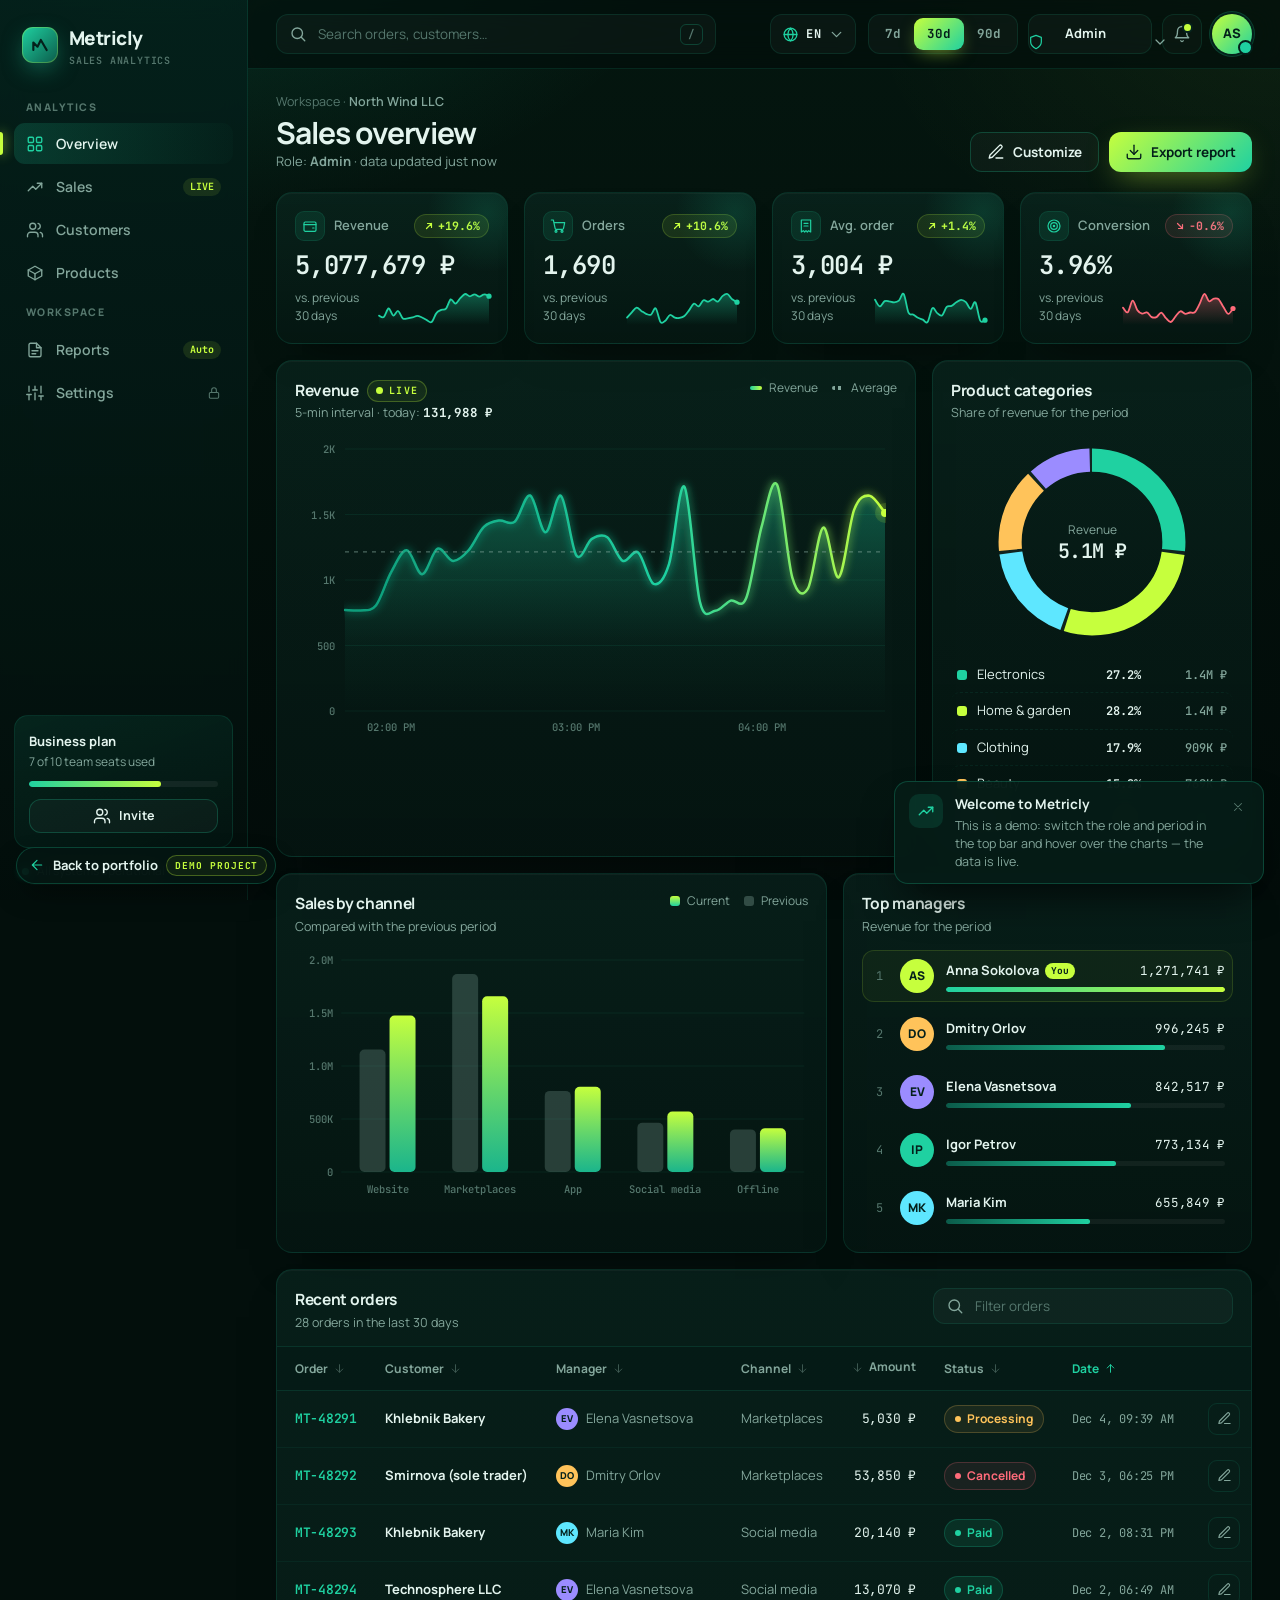
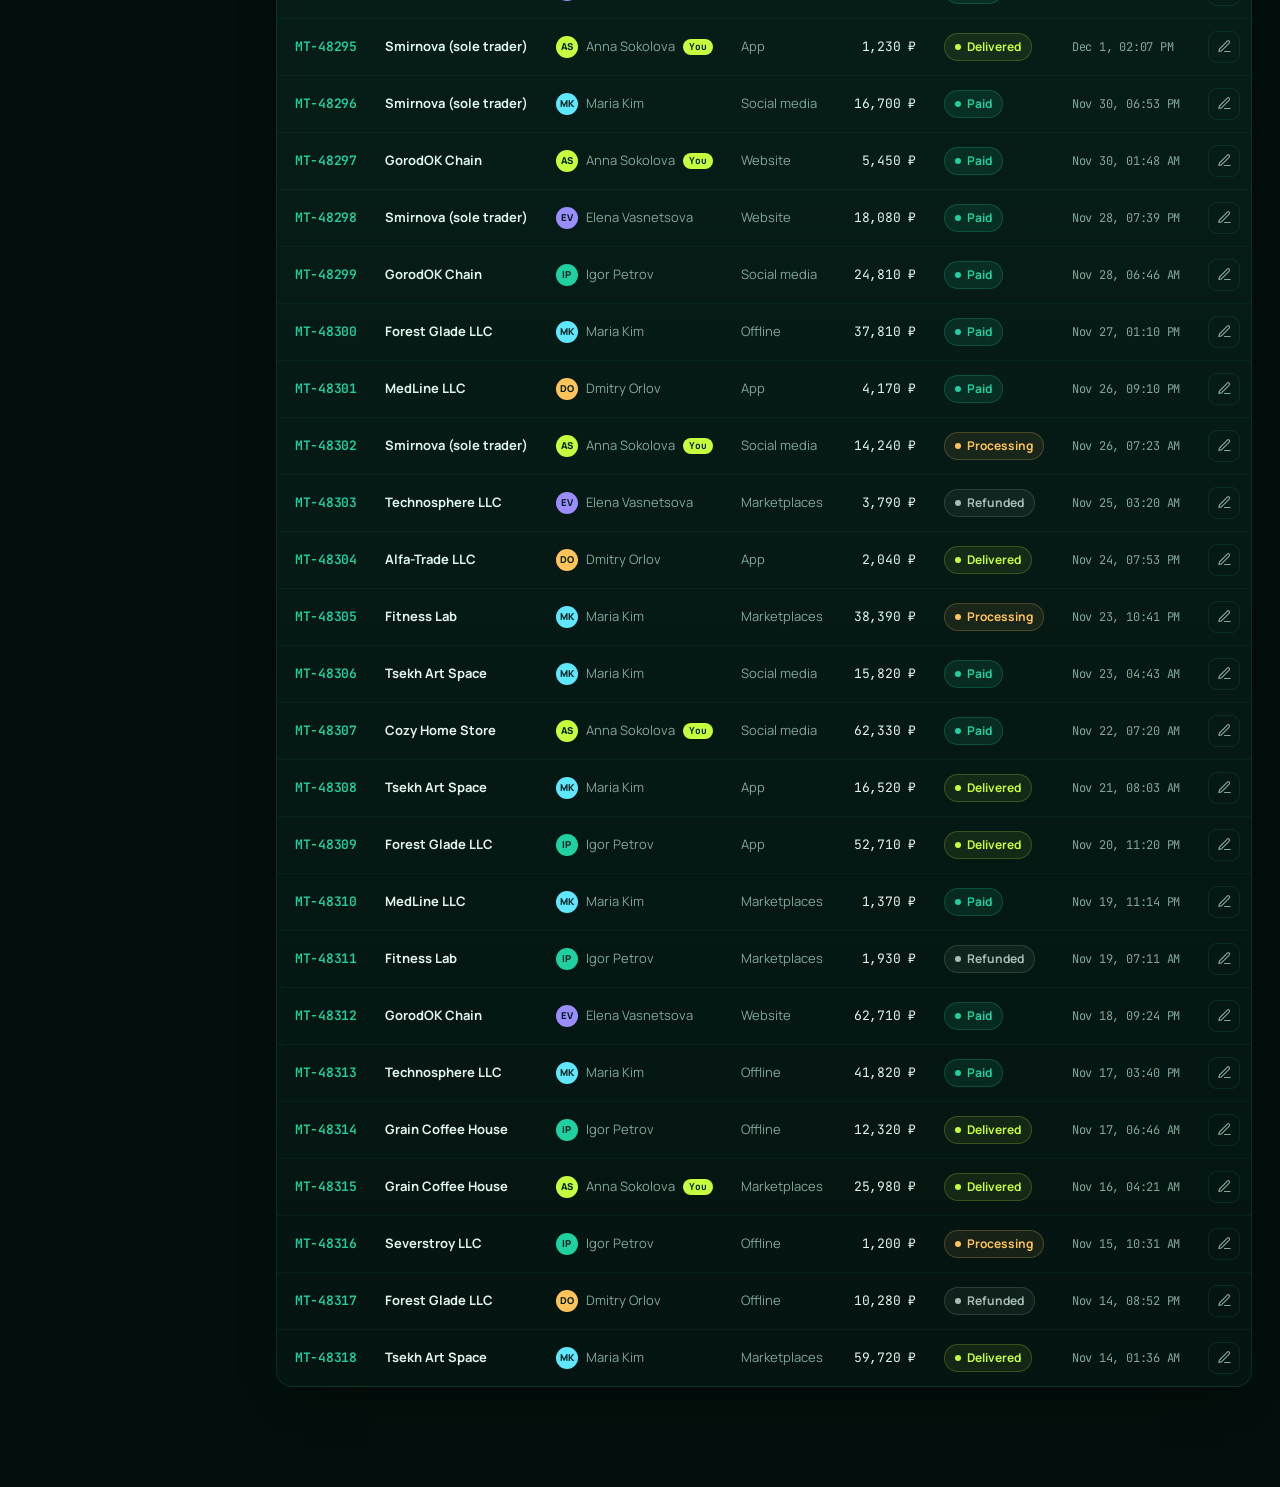
<file: projects/metricly/index.html>
<!doctype html>
<html lang="ru">
<head>
<meta charset="utf-8">
<meta name="viewport" content="width=device-width, initial-scale=1">
<title>Metricly — аналитика продаж</title>
<meta name="description" content="Демо-проект: SaaS-дашборд аналитики продаж с графиками в реальном времени и ролями доступа.">
<meta name="theme-color" content="#04201b">
<link rel="preconnect" href="https://fonts.googleapis.com">
<link rel="preconnect" href="https://fonts.gstatic.com" crossorigin>
<link href="https://fonts.googleapis.com/css2?family=Manrope:wght@400;500;600;700;800&family=JetBrains+Mono:wght@500;600;700&display=swap" rel="stylesheet">
<style>
:root{
  --bg:#030f0c; --deep:#04201b; --teal:#0b5b4a; --em:#1fd1a1; --lime:#c6ff3d;
  --red:#ff6b7a; --amber:#ffc35a; --sky:#5ee7ff; --violet:#9b8cff;
  --line:rgba(31,209,161,.12); --line2:rgba(31,209,161,.24);
  --text:#e3f4ee; --muted:#83a69b; --dim:#55776d;
  --r:16px; --sb:248px;
  --font:'Manrope',system-ui,-apple-system,'Segoe UI',sans-serif;
  --mono:'JetBrains Mono',ui-monospace,Consolas,monospace;
}
*{box-sizing:border-box}
html{color-scheme:dark;-webkit-text-size-adjust:100%;scroll-behavior:smooth}
body{
  margin:0;min-height:100vh;color:var(--text);font:14px/1.5 var(--font);overflow-x:hidden;
  background-color:var(--bg);
  background-image:
    radial-gradient(900px 520px at 12% -10%,rgba(31,209,161,.15),transparent 60%),
    radial-gradient(700px 480px at 100% 0%,rgba(198,255,61,.05),transparent 60%),
    linear-gradient(180deg,#04160f,#030c0a);
  background-attachment:fixed;
}
button,input,select{font:inherit;color:inherit}
button{cursor:pointer}
:focus-visible{outline:2px solid var(--lime);outline-offset:2px;border-radius:8px}
.mono{font-family:var(--mono);font-variant-numeric:tabular-nums;letter-spacing:-.02em}
.muted{color:var(--muted)}
svg.i{width:18px;height:18px;flex:none;fill:none;stroke:currentColor;stroke-width:1.8;stroke-linecap:round;stroke-linejoin:round}

/* ---------- back pill ---------- */
.back-pill{
  position:fixed;left:16px;bottom:16px;z-index:90;display:flex;align-items:center;gap:8px;
  padding:7px 8px 7px 12px;border-radius:999px;text-decoration:none;color:var(--text);
  font-weight:700;font-size:13px;background:rgba(4,22,18,.86);border:1px solid var(--line2);
  backdrop-filter:blur(14px);-webkit-backdrop-filter:blur(14px);
  box-shadow:0 12px 30px -10px rgba(0,0,0,.7);transition:transform .2s,border-color .2s;
}
.back-pill:hover{transform:translateY(-2px);border-color:var(--em)}
.back-pill svg.i{width:16px;height:16px;color:var(--em)}
.back-pill em{font-style:normal;font:700 9.5px/1 var(--mono);text-transform:uppercase;letter-spacing:.1em;color:var(--lime);padding:5px 8px;border-radius:999px;border:1px solid rgba(198,255,61,.3);background:rgba(198,255,61,.06)}

/* ---------- layout ---------- */
.app{display:grid;grid-template-columns:var(--sb) minmax(0,1fr);min-height:100vh}
.sidebar{
  position:sticky;top:0;height:100vh;display:flex;flex-direction:column;gap:14px;padding:20px 14px;
  border-right:1px solid var(--line);z-index:60;overflow-y:auto;
  background:linear-gradient(180deg,rgba(4,32,27,.9),rgba(3,15,12,.94));
  backdrop-filter:blur(12px);-webkit-backdrop-filter:blur(12px);
}
.brand{display:flex;align-items:center;gap:11px;padding:4px 8px 10px;font-weight:800;font-size:19px;letter-spacing:-.03em}
.logo-mark{width:36px;height:36px;border-radius:11px;display:grid;place-items:center;flex:none;
  background:linear-gradient(135deg,var(--em),var(--teal));
  box-shadow:inset 0 0 0 1px rgba(198,255,61,.28),0 8px 24px -6px rgba(31,209,161,.6)}
.logo-mark svg{width:20px;height:20px}
.brand small{display:block;font:600 10px/1 var(--mono);letter-spacing:.08em;color:var(--dim);text-transform:uppercase;margin-top:3px}
.nav{display:flex;flex-direction:column;gap:2px}
.nav-label{font-size:10.5px;text-transform:uppercase;letter-spacing:.14em;color:var(--dim);padding:10px 12px 6px;font-weight:800}
.nav-item{display:flex;align-items:center;gap:12px;width:100%;padding:10px 12px;border-radius:11px;border:0;background:none;color:var(--muted);text-align:left;font-weight:600;position:relative;transition:color .2s,background .2s}
.nav-item:hover{color:var(--text);background:rgba(31,209,161,.06)}
.nav-item.active{color:var(--text);background:linear-gradient(90deg,rgba(31,209,161,.17),rgba(31,209,161,.02))}
.nav-item.active::before{content:"";position:absolute;left:-14px;top:9px;bottom:9px;width:3px;border-radius:0 3px 3px 0;background:var(--lime);box-shadow:0 0 12px var(--lime)}
.nav-item.active svg.i{color:var(--em)}
.nav-item .tag{margin-left:auto;font:700 10px/1 var(--mono);padding:4px 7px;border-radius:999px;background:rgba(198,255,61,.1);color:var(--lime)}
.nav-item .lock{margin-left:auto;display:none;color:var(--dim)}
.nav-item .lock svg.i{width:14px;height:14px}
body:not([data-role="admin"]) .nav-item[data-admin] .lock{display:inline-flex}
body:not([data-role="admin"]) .nav-item[data-admin]{opacity:.6}
.side-card{margin-top:auto;padding:14px;border-radius:14px;border:1px solid var(--line);background:linear-gradient(160deg,rgba(31,209,161,.1),rgba(4,32,27,.3))}
.side-card b{font-size:13px}
.side-card p{margin:2px 0 10px;color:var(--muted);font-size:12px}
.meter{height:6px;border-radius:99px;background:rgba(255,255,255,.06);overflow:hidden}
.meter i{display:block;height:100%;width:70%;border-radius:inherit;background:linear-gradient(90deg,var(--em),var(--lime))}
.side-card .btn{margin-top:12px;width:100%;justify-content:center;height:34px;font-size:12.5px}
.sys{display:flex;align-items:center;gap:8px;font-size:12px;color:var(--muted);padding:0 8px}
.sys i{width:7px;height:7px;border-radius:50%;background:var(--em);box-shadow:0 0 8px var(--em)}
.scrim{display:none}

.main{min-width:0}
.topbar{
  position:sticky;top:0;z-index:50;display:flex;align-items:center;gap:12px;padding:14px 28px;
  border-bottom:1px solid var(--line);background:rgba(3,15,12,.72);
  backdrop-filter:blur(16px) saturate(1.2);-webkit-backdrop-filter:blur(16px) saturate(1.2);
}
.icon-btn{width:40px;height:40px;flex:none;display:grid;place-items:center;border-radius:12px;border:1px solid var(--line);background:rgba(255,255,255,.025);color:var(--muted);position:relative;transition:.2s}
.icon-btn:hover{color:var(--text);border-color:var(--line2)}
.icon-btn .dot{position:absolute;top:9px;right:10px;width:7px;height:7px;border-radius:50%;background:var(--lime);box-shadow:0 0 0 2px #06231d}
.burger{display:none}
.search{flex:1 1 auto;min-width:0;max-width:440px;display:flex;align-items:center;gap:9px;height:40px;padding:0 12px;border-radius:12px;background:rgba(255,255,255,.03);border:1px solid var(--line);color:var(--muted);transition:border-color .2s,background .2s}
.search:focus-within{border-color:var(--em);background:rgba(31,209,161,.05)}
.search input{flex:1;min-width:0;background:none;border:0;outline:none;color:var(--text);font-size:13.5px}
.search input::placeholder{color:var(--dim)}
.search input::-webkit-search-cancel-button{filter:hue-rotate(90deg)}
.search kbd{font:600 11px/1 var(--mono);padding:4px 7px;border-radius:6px;border:1px solid var(--line2);color:var(--dim)}
.top-controls{display:flex;align-items:center;gap:10px;margin-left:auto}
.seg{position:relative;display:inline-flex;padding:3px;border-radius:12px;background:rgba(255,255,255,.03);border:1px solid var(--line)}
.seg button{position:relative;z-index:1;height:32px;padding:0 13px;border:0;background:none;color:var(--muted);font:700 12.5px/1 var(--mono);border-radius:9px;transition:color .2s}
.seg button.on{color:var(--deep)}
.seg-ind{position:absolute;top:3px;left:0;height:32px;border-radius:9px;background:linear-gradient(135deg,var(--lime),var(--em));box-shadow:0 6px 18px -6px rgba(198,255,61,.6);transition:transform .35s cubic-bezier(.3,.8,.3,1),width .35s}
/* language dropdown */
.topbar.lang-open{z-index:70}  /* lift the popover above the sidebar (60) and scrim (55) */
.lang-dd{position:relative;flex:none;margin-left:auto}
.lang-dd ~ .top-controls{margin-left:0}
.lang-btn{display:inline-flex;align-items:center;gap:7px;height:40px;padding:0 10px 0 11px;border-radius:12px;border:1px solid var(--line);background:rgba(255,255,255,.03);color:var(--muted);transition:color .2s,border-color .2s,background .2s}
.lang-btn:hover,.lang-btn[aria-expanded="true"]{color:var(--text);border-color:var(--line2)}
.lang-btn[aria-expanded="true"]{background:rgba(31,209,161,.06)}
.lang-btn svg.i{width:17px;height:17px}
.lang-btn .lb-globe{color:var(--em)}
.lang-btn .lb-code{font:700 12px/1 var(--mono);letter-spacing:.04em;color:var(--text)}
.lang-btn .lb-chev{width:14px;height:14px;transition:transform .25s cubic-bezier(.3,.8,.3,1)}
.lang-btn[aria-expanded="true"] .lb-chev{transform:rotate(180deg)}
.lang-pop{
  position:absolute;top:calc(100% + 8px);right:0;z-index:5;min-width:196px;max-width:calc(100vw - 32px);
  padding:6px;border-radius:14px;border:1px solid var(--line2);
  background:linear-gradient(180deg,rgba(8,40,33,.97),rgba(4,22,18,.98));
  box-shadow:0 22px 50px -14px rgba(0,0,0,.85),0 0 0 1px rgba(0,0,0,.25);
  transform-origin:top right;opacity:0;visibility:hidden;transform:translateY(-6px) scale(.97);
  transition:opacity .16s ease,transform .18s cubic-bezier(.3,.8,.3,1),visibility 0s linear .18s;
}
.lang-pop.open{opacity:1;visibility:visible;transform:none;transition:opacity .16s ease,transform .18s cubic-bezier(.3,.8,.3,1),visibility 0s}
.lang-opt{display:flex;align-items:center;gap:10px;width:100%;height:40px;padding:0 10px;border:0;border-radius:10px;background:none;color:var(--muted);text-align:left;font-weight:600;font-size:13.5px;transition:color .15s,background .15s}
.lang-opt + .lang-opt{margin-top:2px}
.lang-opt:hover,.lang-opt:focus-visible{color:var(--text);background:rgba(31,209,161,.08)}
.lang-opt:focus-visible{outline-offset:-2px}
.lang-opt .lo-check{width:16px;height:16px;color:var(--lime);opacity:0;transition:opacity .15s}
.lang-opt .lo-name{flex:1;min-width:0}
.lang-opt .lo-code{font:700 10.5px/1 var(--mono);letter-spacing:.06em;color:var(--dim);padding:4px 6px;border-radius:6px;border:1px solid var(--line)}
.lang-opt[aria-checked="true"]{color:var(--text);background:linear-gradient(90deg,rgba(198,255,61,.12),rgba(31,209,161,.04))}
.lang-opt[aria-checked="true"] .lo-check{opacity:1}
.lang-opt[aria-checked="true"] .lo-code{color:var(--lime);border-color:rgba(198,255,61,.35)}
.role-select{position:relative;display:inline-flex;align-items:center;color:var(--muted)}
.role-select select{appearance:none;-webkit-appearance:none;height:40px;padding:0 32px 0 36px;border-radius:12px;border:1px solid var(--line);background:rgba(255,255,255,.03);color:var(--text);font-weight:700;font-size:13px;cursor:pointer}
.role-select select:focus-visible{outline:2px solid var(--lime)}
.role-select select option{background:#062019;color:var(--text)}
.role-select svg.i{position:absolute;pointer-events:none;width:16px;height:16px}
.role-select .ri-l{left:12px;color:var(--em)}
.role-select .ri-r{right:10px}
.avatar{position:relative;width:40px;height:40px;flex:none;border-radius:50%;display:grid;place-items:center;font-weight:800;font-size:13px;color:var(--deep);background:linear-gradient(135deg,var(--lime),var(--em));box-shadow:0 0 0 2px #04201b,0 0 0 3px var(--line2)}
.avatar::after{content:"";position:absolute;right:-1px;bottom:-1px;width:11px;height:11px;border-radius:50%;background:var(--em);border:2px solid #04201b}
body[data-role="viewer"] .avatar{background:linear-gradient(135deg,#8fb3a8,#4d6d64)}
body[data-role="manager"] .avatar{background:linear-gradient(135deg,var(--sky),var(--em))}

.content{padding:24px 28px 100px;max-width:1500px;margin:0 auto}
.page-head{display:flex;flex-wrap:wrap;align-items:flex-end;justify-content:space-between;gap:16px;margin-bottom:20px}
.crumbs{font-size:12.5px;color:var(--dim)}
.crumbs b{color:var(--muted);font-weight:600}
h1{margin:4px 0 2px;font-size:clamp(22px,2.4vw,30px);letter-spacing:-.035em;line-height:1.15;display:flex;align-items:center;flex-wrap:wrap;gap:10px}
.sub{margin:0;color:var(--muted);font-size:13px}
.viewer-chip{display:none;align-items:center;gap:6px;font:700 11px/1 var(--mono);letter-spacing:.04em;padding:6px 10px;border-radius:999px;color:var(--amber);background:rgba(255,195,90,.08);border:1px solid rgba(255,195,90,.28)}
.viewer-chip svg.i{width:14px;height:14px}
body[data-role="viewer"] .viewer-chip{display:inline-flex}
.head-actions{display:flex;gap:10px;flex-wrap:wrap}
.btn{position:relative;overflow:hidden;display:inline-flex;align-items:center;gap:8px;height:40px;padding:0 16px;border-radius:12px;border:1px solid var(--line2);background:rgba(255,255,255,.03);color:var(--text);font-weight:700;font-size:13.5px;white-space:nowrap;transition:transform .2s,box-shadow .2s,border-color .2s,background .2s}
.btn:hover{border-color:var(--em);background:rgba(31,209,161,.07)}
.btn:active{transform:translateY(1px)}
.btn.primary{border:0;color:var(--deep);background:linear-gradient(135deg,var(--lime),var(--em));box-shadow:0 10px 30px -10px rgba(198,255,61,.55)}
.btn.primary:hover{box-shadow:0 14px 34px -8px rgba(198,255,61,.65);transform:translateY(-1px)}
.btn.primary::after{content:"";position:absolute;left:0;top:0;bottom:0;width:var(--p,0%);background:rgba(4,32,27,.22);transition:width .1s linear}
.btn.primary > *{position:relative;z-index:1}
.btn[disabled]{cursor:progress}
.btn.flash{animation:flash 1.2s ease 2}
@keyframes flash{50%{box-shadow:0 0 0 6px rgba(198,255,61,.25),0 10px 30px -10px rgba(198,255,61,.55)}}
body[data-role="viewer"] .no-viewer{display:none!important}
body:not([data-role="admin"]) .only-admin{display:none!important}

/* ---------- cards ---------- */
.card{
  position:relative;min-width:0;padding:18px;border-radius:var(--r);border:1px solid var(--line);
  background:linear-gradient(180deg,rgba(14,52,44,.42),rgba(6,26,21,.55));
  box-shadow:inset 0 1px 0 rgba(255,255,255,.035),0 22px 44px -26px rgba(0,0,0,.7);
  scroll-margin-top:96px;
}
.card.refresh::after{content:"";position:absolute;inset:0;border-radius:inherit;pointer-events:none;
  background:linear-gradient(100deg,transparent 30%,rgba(31,209,161,.1) 50%,transparent 70%);background-size:250% 100%;animation:sweep .8s ease}
@keyframes sweep{from{background-position:130% 0}to{background-position:-30% 0}}
.card-head{display:flex;flex-wrap:wrap;align-items:flex-start;justify-content:space-between;gap:10px 16px;margin-bottom:14px}
.card-head h2{margin:0;font-size:15.5px;letter-spacing:-.02em;display:flex;align-items:center;gap:8px;flex-wrap:wrap}
.card-head p{margin:2px 0 0;font-size:12.5px}
.grid{display:grid;gap:16px;margin-top:16px}
.g-main{grid-template-columns:minmax(0,2fr) minmax(0,1fr)}
.g-two{grid-template-columns:minmax(0,1.35fr) minmax(0,1fr)}

/* KPIs */
.kpis{display:grid;grid-template-columns:repeat(4,minmax(0,1fr));gap:16px}
.kpi{display:flex;flex-direction:column;gap:10px;overflow:hidden}
.kpi::before{content:"";position:absolute;right:-40px;top:-40px;width:120px;height:120px;border-radius:50%;background:radial-gradient(circle,rgba(31,209,161,.14),transparent 70%);pointer-events:none}
.kpi-top{display:flex;align-items:center;justify-content:space-between;gap:8px}
.kpi-label{display:flex;align-items:center;gap:9px;color:var(--muted);font-weight:600;font-size:13px}
.kpi-ic{width:30px;height:30px;border-radius:9px;display:grid;place-items:center;background:rgba(31,209,161,.1);color:var(--em);border:1px solid var(--line)}
.kpi-ic svg.i{width:16px;height:16px}
.kpi-value{font-size:clamp(21px,2vw,27px);font-weight:600;line-height:1.1;white-space:nowrap;transition:color .4s}
.kpi-value.bump{color:var(--lime)}
.kpi-foot{display:flex;align-items:flex-end;justify-content:space-between;gap:10px;font-size:12px}
.spark{width:110px;height:36px;flex:none;overflow:visible}
.delta{display:inline-flex;align-items:center;gap:3px;font:700 11.5px/1 var(--mono);padding:5px 8px;border-radius:999px;white-space:nowrap}
.delta svg.i{width:12px;height:12px;stroke-width:2.4}
.delta.up{color:var(--lime);background:rgba(198,255,61,.09);border:1px solid rgba(198,255,61,.18)}
.delta.down{color:var(--red);background:rgba(255,107,122,.09);border:1px solid rgba(255,107,122,.2)}

/* charts */
.live{display:inline-flex;align-items:center;gap:6px;font:700 10px/1 var(--mono);letter-spacing:.14em;color:var(--lime);padding:5px 8px;border-radius:999px;background:rgba(198,255,61,.07);border:1px solid rgba(198,255,61,.25)}
.live i{width:7px;height:7px;border-radius:50%;background:var(--lime);animation:pulse 1.6s infinite}
@keyframes pulse{0%{box-shadow:0 0 0 0 rgba(198,255,61,.6)}70%{box-shadow:0 0 0 8px rgba(198,255,61,0)}100%{box-shadow:0 0 0 0 rgba(198,255,61,0)}}
.legend-inline{display:flex;flex-wrap:wrap;gap:14px;font-size:12px;color:var(--muted)}
.legend-inline span{display:inline-flex;align-items:center;gap:7px}
.sw{width:12px;height:4px;border-radius:2px;background:var(--em)}
.sw.grad{background:linear-gradient(90deg,var(--em),var(--lime))}
.sw.dash{background:repeating-linear-gradient(90deg,var(--muted) 0 3px,transparent 3px 6px)}
.sw.prev{background:rgba(131,166,155,.35);height:10px;width:10px;border-radius:3px}
.sw.cur{background:linear-gradient(180deg,var(--lime),var(--em));height:10px;width:10px;border-radius:3px}
.chart-wrap{position:relative;height:300px;touch-action:pan-y}
.chart-wrap svg{position:absolute;inset:0;width:100%;height:100%;display:block;overflow:visible}
.ax{fill:var(--dim);font:500 10.5px var(--mono)}
.gl{stroke:rgba(31,209,161,.08);stroke-width:1}
.ln{fill:none;stroke-width:2.5;stroke-linecap:round;stroke-linejoin:round}
.avg{stroke:rgba(131,166,155,.55);stroke-dasharray:4 5;stroke-width:1.2}
.cross{stroke:rgba(198,255,61,.35);stroke-dasharray:3 4}
.chart-tip,.tip{position:absolute;z-index:5;pointer-events:none;opacity:0;padding:8px 11px;border-radius:11px;background:rgba(4,20,17,.94);border:1px solid var(--line2);font-size:12px;white-space:nowrap;box-shadow:0 14px 30px -12px rgba(0,0,0,.8);transition:opacity .15s}
.chart-tip{transform:translate(-50%,calc(-100% - 14px))}
.chart-tip.on,.tip.on{opacity:1}
.chart-tip b,.tip b{display:block;font:600 13.5px/1.3 var(--mono);color:var(--text)}
.chart-tip small,.tip small{color:var(--muted)}
.tip{position:fixed;z-index:120}
.up-t{color:var(--lime)} .down-t{color:var(--red)}
.bars-wrap{height:250px}
.bar-hit{fill:transparent}
.bar-g.hl .bar-hit{fill:rgba(31,209,161,.05)}
.bar-prev{fill:rgba(131,166,155,.28)}

.donut-wrap{position:relative;width:min(210px,100%);aspect-ratio:1;margin:4px auto 10px}
.donut-wrap svg{width:100%;height:100%;display:block}
.donut-track{fill:none;stroke:rgba(255,255,255,.04);stroke-width:22}
.seg-c{fill:none;stroke-width:22;transition:stroke-width .2s,opacity .2s;cursor:pointer}
.donut-wrap.has-hl .seg-c{opacity:.35}
.donut-wrap.has-hl .seg-c.hl{opacity:1;stroke-width:28}
.donut-center{position:absolute;inset:0;display:grid;place-content:center;text-align:center;pointer-events:none}
.donut-center span{font-size:12px;color:var(--muted)}
.donut-center b{font:600 20px/1.2 var(--mono);letter-spacing:-.03em}
.legend{list-style:none;margin:0;padding:0}
.legend li{display:grid;grid-template-columns:10px minmax(0,1fr) auto auto;align-items:center;gap:10px;padding:8px 6px;border-radius:9px;font-size:13px;cursor:default;transition:background .2s}
.legend li + li{border-top:1px dashed rgba(31,209,161,.08)}
.legend li:hover,.legend li.hl{background:rgba(31,209,161,.06)}
.legend .dotc{width:10px;height:10px;border-radius:3px}
.legend .nm{overflow:hidden;text-overflow:ellipsis;white-space:nowrap}
.legend .pc{font:600 12px var(--mono);color:var(--text)}
.legend .vl{font:500 12px var(--mono);color:var(--muted);min-width:76px;text-align:right}

/* team */
.team{list-style:none;margin:0;padding:0;display:flex;flex-direction:column;gap:6px}
.team li{display:flex;align-items:center;gap:12px;padding:9px 8px;border-radius:12px;transition:background .2s}
.team li:hover{background:rgba(31,209,161,.05)}
.team li.me{background:rgba(198,255,61,.04);box-shadow:inset 0 0 0 1px rgba(198,255,61,.14)}
.rank{width:18px;color:var(--dim);font-size:12px;text-align:center}
.mini-av{width:34px;height:34px;flex:none;border-radius:50%;display:grid;place-items:center;font-weight:800;font-size:12px;color:var(--deep)}
.m-info{flex:1;min-width:0}
.m-row{display:flex;justify-content:space-between;align-items:center;gap:10px;margin-bottom:6px}
.m-name{font-weight:700;font-size:13px;overflow:hidden;text-overflow:ellipsis;white-space:nowrap;display:flex;align-items:center;gap:6px}
.you{font-style:normal;font:700 9.5px/1 var(--mono);padding:3px 6px;border-radius:99px;background:var(--lime);color:var(--deep)}
.amt{font-size:12.5px;white-space:nowrap}
.m-bar{height:5px;border-radius:99px;background:rgba(255,255,255,.05);overflow:hidden}
.m-bar i{display:block;height:100%;border-radius:inherit;background:linear-gradient(90deg,var(--teal),var(--em));transition:width .7s cubic-bezier(.3,.8,.3,1)}
.me .m-bar i{background:linear-gradient(90deg,var(--em),var(--lime))}
.m-bar.is-masked i{background:repeating-linear-gradient(135deg,rgba(131,166,155,.25) 0 5px,transparent 5px 10px)}
.masked{display:inline-flex;align-items:center;gap:6px;color:var(--dim);font:600 12px var(--mono);letter-spacing:.06em;white-space:nowrap}
.masked svg.i{width:13px;height:13px}

/* table */
.table-tools{display:flex;gap:10px;align-items:center;width:min(300px,100%)}
.search.sm{height:36px;max-width:none;width:100%}
.table-scroll{overflow-x:auto;margin:0 -18px -18px;border-top:1px solid var(--line);-webkit-overflow-scrolling:touch}
table{width:100%;border-collapse:collapse;min-width:820px}
th{text-align:left;font-size:12px;color:var(--muted);font-weight:700;padding:11px 14px;white-space:nowrap;border-bottom:1px solid var(--line);background:rgba(4,24,20,.4)}
th button{display:inline-flex;align-items:center;gap:5px;border:0;background:none;padding:0;color:inherit;font-weight:700}
th button:hover{color:var(--text)}
th svg.i{width:13px;height:13px;opacity:.45;transition:transform .2s,opacity .2s}
th[aria-sort="ascending"] button,th[aria-sort="descending"] button{color:var(--em)}
th[aria-sort="ascending"] svg.i,th[aria-sort="descending"] svg.i{opacity:1}
th[aria-sort="descending"] svg.i{transform:rotate(180deg)}
td{padding:12px 14px;border-bottom:1px solid rgba(31,209,161,.06);white-space:nowrap;font-size:13px}
th:first-child,td:first-child{padding-left:18px}
th:last-child,td:last-child{padding-right:18px}
tbody tr{transition:background .2s}
tbody tr:hover td{background:rgba(31,209,161,.035)}
tbody tr:last-child td{border-bottom:0}
tr.row-new td{animation:rowIn 2s ease}
@keyframes rowIn{0%{background:rgba(198,255,61,.14)}100%{background:transparent}}
td.num,th.num{text-align:right}
th.num button{flex-direction:row-reverse}
.oid{color:var(--em);font-weight:600}
.client{font-weight:700}
.mgr{display:inline-flex;align-items:center;gap:8px;color:var(--muted)}
.mgr i{width:22px;height:22px;border-radius:50%;display:grid;place-items:center;font-style:normal;font-size:9.5px;font-weight:800;color:var(--deep)}
.pill{display:inline-flex;align-items:center;gap:6px;padding:4px 10px;border-radius:999px;font-size:12px;font-weight:700;border:1px solid transparent}
.pill::before{content:"";width:6px;height:6px;border-radius:50%;background:currentColor}
.p-paid{color:var(--em);background:rgba(31,209,161,.1);border-color:rgba(31,209,161,.22)}
.p-ship{color:var(--lime);background:rgba(198,255,61,.08);border-color:rgba(198,255,61,.2)}
.p-proc{color:var(--amber);background:rgba(255,195,90,.08);border-color:rgba(255,195,90,.22)}
.p-cancel{color:var(--red);background:rgba(255,107,122,.08);border-color:rgba(255,107,122,.22)}
.p-refund{color:#a9bdb7;background:rgba(169,189,183,.07);border-color:rgba(169,189,183,.18)}
.row-act{width:32px;height:32px;display:grid;place-items:center;border-radius:9px;border:1px solid var(--line);background:none;color:var(--muted)}
.row-act:hover{color:var(--lime);border-color:var(--line2)}
.row-act svg.i{width:15px;height:15px}
.empty{text-align:center;color:var(--muted);padding:36px 16px!important}

/* toasts */
.toasts{position:fixed;bottom:16px;right:16px;flex-direction:column-reverse;z-index:110;display:flex;gap:10px;width:min(370px,calc(100vw - 32px));pointer-events:none}
.toast{pointer-events:auto;display:grid;grid-template-columns:34px minmax(0,1fr) 26px;gap:12px;align-items:start;padding:12px 12px 12px 14px;border-radius:14px;background:rgba(6,28,23,.94);border:1px solid var(--line2);backdrop-filter:blur(14px);-webkit-backdrop-filter:blur(14px);box-shadow:0 22px 44px -14px rgba(0,0,0,.75);animation:tIn .4s cubic-bezier(.2,.9,.3,1.2)}
.toast.out{animation:tOut .26s ease forwards}
@keyframes tIn{from{opacity:0;transform:translateY(10px) scale(.97)}}
@keyframes tOut{to{opacity:0;transform:translateX(20px)}}
.t-ic{width:34px;height:34px;border-radius:10px;display:grid;place-items:center;background:rgba(31,209,161,.12);color:var(--em)}
.t-success .t-ic{background:rgba(198,255,61,.12);color:var(--lime)}
.t-warn .t-ic{background:rgba(255,195,90,.12);color:var(--amber)}
.t-body b{display:block;font-size:13.5px}
.t-body p{margin:2px 0 0;color:var(--muted);font-size:12.5px;line-height:1.45}
.t-prog{margin-top:9px;height:5px;border-radius:99px;background:rgba(255,255,255,.06);overflow:hidden}
.t-prog i{display:block;height:100%;width:0;border-radius:inherit;background:linear-gradient(90deg,var(--em),var(--lime));transition:width .12s linear}
.t-x{width:26px;height:26px;border:0;background:none;color:var(--dim);display:grid;place-items:center;border-radius:8px}
.t-x:hover{color:var(--text);background:rgba(255,255,255,.05)}
.t-x svg.i{width:14px;height:14px}

/* ---------- responsive ---------- */
@media (max-width:1240px){
  .kpis{grid-template-columns:repeat(2,minmax(0,1fr))}
}
@media (min-width:901px) and (max-width:1180px){
  :root{--sb:78px}
  .sidebar{padding:20px 12px;align-items:center}
  .brand{padding:4px 0 10px}
  .brand-text,.nav-label,.nav-item span,.nav-item .tag,.nav-item .lock,.side-card{display:none!important}
  .nav{width:100%}
  .nav-item{justify-content:center;padding:12px}
  .nav-item.active::before{left:-12px}
  .sys span{display:none}
  .sys{margin-top:auto;justify-content:center}
}
@media (max-width:1100px){
  .g-main,.g-two{grid-template-columns:minmax(0,1fr)}
}
@media (max-width:900px){
  .app{grid-template-columns:minmax(0,1fr)}
  .sidebar{position:fixed;left:0;top:0;bottom:0;width:272px;height:100%;transform:translateX(-105%);transition:transform .35s cubic-bezier(.3,.8,.3,1);box-shadow:30px 0 60px -20px rgba(0,0,0,.8)}
  body.nav-open .sidebar{transform:none}
  .scrim{display:block;position:fixed;inset:0;z-index:55;background:rgba(1,8,6,.6);backdrop-filter:blur(3px);opacity:0;pointer-events:none;transition:opacity .3s}
  body.nav-open .scrim{opacity:1;pointer-events:auto}
  body.nav-open{overflow:hidden}
  .burger{display:grid}
  .topbar{flex-wrap:wrap;padding:12px 16px}
  .search{max-width:none;flex-basis:0}
  .top-controls{order:3;width:100%;margin-left:0;justify-content:space-between}
  .top-controls .avatar,.top-controls .bell{display:none}
  .avatar.m{display:grid}
  .content{padding:18px 16px 100px}
}
@media (min-width:901px){ .avatar.m{display:none} }
@media (max-width:560px){
  .kpis{grid-template-columns:minmax(0,1fr);gap:12px}
  .chart-wrap{height:240px}
  .bars-wrap{height:220px}
  .search kbd{display:none}
  .topbar{gap:8px}
  .lang-btn{gap:6px;padding:0 9px}
  .lang-btn .lb-chev{display:none}
  .top-controls{gap:8px}
  .seg button{padding:0 10px}
  .role-select select{padding:0 28px 0 32px}
  .card{padding:16px}
  .table-scroll{margin:0 -16px -16px}
  .head-actions{width:100%}
  .head-actions .btn{flex:1;justify-content:center}
  .back-pill{left:12px;bottom:12px;font-size:12px}
}
/* ---------- language-switch curtain (mirrors .lang-curtain on the portfolio main page) ---------- */
.lang-curtain{position:fixed;top:0;right:0;bottom:0;left:0;z-index:200;pointer-events:none}
.lang-curtain.is-in{pointer-events:auto}
.lang-curtain__panel{position:absolute;top:0;right:0;bottom:0;left:0;-webkit-clip-path:inset(100% 0 0 0);clip-path:inset(100% 0 0 0)}
.lang-curtain__panel--back{background:var(--teal)}
.lang-curtain__panel--front{background:#1fd1a1;background:linear-gradient(135deg,var(--lime),var(--em));color:var(--deep);display:flex;flex-direction:column;align-items:center;justify-content:center;gap:10px;padding:0 16px;text-align:center}
.is-in .lang-curtain__panel{-webkit-clip-path:inset(0 0 0 0);clip-path:inset(0 0 0 0);transition:-webkit-clip-path .6s cubic-bezier(.76,0,.24,1),clip-path .6s cubic-bezier(.76,0,.24,1)}
.is-in .lang-curtain__panel--front{transition-delay:.08s}
.is-in.is-out .lang-curtain__panel{-webkit-clip-path:inset(0 0 100% 0);clip-path:inset(0 0 100% 0)}
.is-in.is-out .lang-curtain__panel--back{transition-delay:.08s}
.is-in.is-out .lang-curtain__panel--front{transition-delay:0s}
.lang-curtain__word{font-family:var(--font);font-weight:800;font-size:clamp(44px,11vw,160px);letter-spacing:-.04em;line-height:1;opacity:0;transform:translateY(60px)}
.lang-curtain__code{font-family:var(--mono);font-size:13px;font-weight:700;letter-spacing:.4em;opacity:0}
.is-in .lang-curtain__word{animation:curtainWord 1.3s cubic-bezier(.22,1,.36,1) .25s both}
.is-in .lang-curtain__code{animation:curtainCode 1.3s ease .3s both}
@keyframes curtainWord{0%{opacity:0;transform:translateY(60px)}30%,55%{opacity:1;transform:translateY(0)}75%,100%{opacity:0;transform:translateY(-40px)}}
@keyframes curtainCode{0%{opacity:0}30%,55%{opacity:.7}75%,100%{opacity:0}}

@media (prefers-reduced-motion:reduce){
  .lang-curtain{display:none}
  html{scroll-behavior:auto}
  *,*::before,*::after{animation-duration:.001ms!important;animation-iteration-count:1!important;transition-duration:.001ms!important}
  .lang-pop,.lang-pop.open{transform:none;transition:none!important}
}
</style>
</head>
<body data-role="admin">

<a class="back-pill" href="../../index.html#works" aria-label="Назад в портфолио" data-i18n-aria="back.aria">
  <span data-icon="arrowLeft"></span><span data-i18n="back.text">Назад в портфолио</span><em data-i18n="back.demo">Демо-проект</em>
</a>

<div class="app">
  <aside class="sidebar" id="sidebar" aria-label="Главное меню" data-i18n-aria="nav.aria">
    <div class="brand">
      <span class="logo-mark"><svg viewBox="0 0 24 24" fill="none" stroke="#04201b" stroke-width="2.6" stroke-linecap="round" stroke-linejoin="round"><path d="M4 18V9l5 5 4-8 7 12"/></svg></span>
      <span class="brand-text">Metricly<small data-i18n="brand.tag">Sales analytics</small></span>
    </div>
    <nav class="nav">
      <div class="nav-label" data-i18n="nav.analytics">Аналитика</div>
      <button class="nav-item active" data-target="top" title="Обзор" data-i18n-title="nav.overview"><span data-icon="grid"></span><span data-i18n="nav.overview">Обзор</span></button>
      <button class="nav-item" data-target="secSales" title="Продажи" data-i18n-title="nav.sales"><span data-icon="trend"></span><span data-i18n="nav.sales">Продажи</span><em class="tag">LIVE</em></button>
      <button class="nav-item" data-target="secOrders" title="Клиенты" data-i18n-title="nav.clients"><span data-icon="users"></span><span data-i18n="nav.clients">Клиенты</span></button>
      <button class="nav-item" data-target="secProducts" title="Товары" data-i18n-title="nav.products"><span data-icon="box"></span><span data-i18n="nav.products">Товары</span></button>
      <div class="nav-label" data-i18n="nav.workspace">Рабочее место</div>
      <button class="nav-item" data-target="top" data-flash="#btnExport" title="Отчёты" data-i18n-title="nav.reports"><span data-icon="file"></span><span data-i18n="nav.reports">Отчёты</span><em class="tag" data-i18n="nav.auto">Авто</em></button>
      <button class="nav-item" data-target="settings" data-admin title="Настройки" data-i18n-title="nav.settings"><span data-icon="sliders"></span><span data-i18n="nav.settings">Настройки</span><span class="lock" data-icon="lock"></span></button>
    </nav>
    <div class="side-card">
      <b data-i18n="plan.title">Тариф Business</b>
      <p data-i18n="plan.seats">7 из 10 мест в команде</p>
      <div class="meter"><i></i></div>
      <button class="btn only-admin" id="btnInvite"><span data-icon="users"></span><span data-i18n="plan.invite">Пригласить</span></button>
    </div>
    <div class="sys"><i></i><span data-i18n="sys.ok">Все системы в норме</span></div>
  </aside>
  <div class="scrim" id="scrim"></div>

  <div class="main">
    <header class="topbar">
      <button class="icon-btn burger" id="burger" aria-label="Открыть меню" data-i18n-aria="top.menu" aria-expanded="false" aria-controls="sidebar"><span data-icon="menu"></span></button>
      <label class="search"><span data-icon="search"></span><input id="globalSearch" type="search" placeholder="Поиск заказов, клиентов…" data-i18n-placeholder="search.ph" autocomplete="off" aria-label="Поиск" data-i18n-aria="search.aria"><kbd>/</kbd></label>
      <div class="lang-dd" id="langDd">
        <button type="button" class="lang-btn" id="langBtn" aria-haspopup="true" aria-expanded="false" aria-controls="langPop" aria-label="Язык интерфейса: Русский">
          <svg class="i lb-globe" viewBox="0 0 24 24" aria-hidden="true"><circle cx="12" cy="12" r="9"/><path d="M3 12h18M12 3c2.5 2.7 3.8 5.7 3.8 9s-1.3 6.3-3.8 9c-2.5-2.7-3.8-5.7-3.8-9S9.5 5.7 12 3z"/></svg>
          <span class="lb-code" id="langCode">RU</span>
          <svg class="i lb-chev" viewBox="0 0 24 24" aria-hidden="true"><path d="M6 9l6 6 6-6"/></svg>
        </button>
        <div class="lang-pop" id="langPop" role="menu" aria-labelledby="langBtn">
          <button type="button" class="lang-opt" role="menuitemradio" data-lang="ru" lang="ru" aria-checked="true" tabindex="-1"><svg class="i lo-check" viewBox="0 0 24 24" aria-hidden="true"><path d="M5 12.5l4.5 4.5L19 7.5"/></svg><span class="lo-name">Русский</span><span class="lo-code" aria-hidden="true">RU</span></button>
          <button type="button" class="lang-opt" role="menuitemradio" data-lang="en" lang="en" aria-checked="false" tabindex="-1"><svg class="i lo-check" viewBox="0 0 24 24" aria-hidden="true"><path d="M5 12.5l4.5 4.5L19 7.5"/></svg><span class="lo-name">English</span><span class="lo-code" aria-hidden="true">EN</span></button>
          <button type="button" class="lang-opt" role="menuitemradio" data-lang="es" lang="es" aria-checked="false" tabindex="-1"><svg class="i lo-check" viewBox="0 0 24 24" aria-hidden="true"><path d="M5 12.5l4.5 4.5L19 7.5"/></svg><span class="lo-name">Español</span><span class="lo-code" aria-hidden="true">ES</span></button>
        </div>
      </div>
      <div class="avatar m" id="avatarM" title="Анна Соколова">АС</div>
      <div class="top-controls">
        <div class="seg" id="periodSeg" role="group" aria-label="Период" data-i18n-aria="period.aria">
          <span class="seg-ind" aria-hidden="true"></span>
          <button data-p="7" aria-pressed="false" data-i18n="p7">7д</button>
          <button data-p="30" class="on" aria-pressed="true" data-i18n="p30">30д</button>
          <button data-p="90" aria-pressed="false" data-i18n="p90">90д</button>
        </div>
        <label class="role-select" title="Роль доступа" data-i18n-title="role.aria">
          <span class="ri-l" data-icon="shield"></span>
          <select id="roleSel" aria-label="Роль доступа" data-i18n-aria="role.aria">
            <option value="admin" data-i18n="role.admin">Админ</option>
            <option value="manager" data-i18n="role.manager">Менеджер</option>
            <option value="viewer" data-i18n="role.viewer">Наблюдатель</option>
          </select>
          <span class="ri-r" data-icon="chevron"></span>
        </label>
        <button class="icon-btn bell" id="bell" aria-label="Уведомления" data-i18n-aria="bell.aria"><span data-icon="bell"></span><i class="dot"></i></button>
        <div class="avatar" id="avatar" title="Анна Соколова · Админ">АС</div>
      </div>
    </header>

    <main class="content" id="top">
      <div class="page-head">
        <div>
          <div class="crumbs"><span data-i18n="crumbs.ws">Рабочее пространство</span> · <b data-i18n="crumbs.org">ООО «Северный ветер»</b></div>
          <h1><span data-i18n="h1">Обзор продаж</span> <span class="viewer-chip"><span data-icon="eye"></span><span data-i18n="viewOnly">Только просмотр</span></span></h1>
          <p class="sub"><span data-i18n="role.label">Роль:</span> <b id="roleName">Админ</b> · <span id="updatedAt">данные обновлены только что</span></p>
        </div>
        <div class="head-actions">
          <button class="btn only-admin" id="btnCustomize"><span data-icon="edit"></span><span data-i18n="btn.customize">Настроить</span></button>
          <button class="btn primary no-viewer" id="btnExport"><span data-icon="download"></span><span id="exportLabel">Экспорт отчёта</span></button>
        </div>
      </div>

      <section class="kpis" id="kpis" aria-label="Ключевые показатели" data-i18n-aria="kpis.aria"></section>

      <section class="grid g-main">
        <article class="card" id="secSales">
          <header class="card-head">
            <div>
              <h2><span data-i18n="live.title">Выручка</span> <span class="live" title="Поток данных в реальном времени" data-i18n-title="live.stream"><i></i>LIVE</span></h2>
              <p class="muted"><span data-i18n="live.sub">Интервал 5 мин · сегодня:</span> <b class="mono" id="todayTotal" style="color:var(--text)">0 ₽</b></p>
            </div>
            <div class="legend-inline"><span><i class="sw grad"></i><span data-i18n="legend.revenue">Выручка</span></span><span><i class="sw dash"></i><span data-i18n="legend.avg">Среднее</span></span></div>
          </header>
          <div class="chart-wrap" id="liveWrap">
            <svg id="liveSvg" role="img" aria-label="График выручки в реальном времени" data-i18n-aria="live.aria"></svg>
            <div class="chart-tip" id="liveTip"></div>
          </div>
        </article>

        <article class="card" id="secProducts">
          <header class="card-head"><div><h2 data-i18n="cats.title">Категории товаров</h2><p class="muted" data-i18n="cats.sub">Доля выручки за период</p></div></header>
          <div class="donut-wrap" id="donutWrap">
            <svg id="donut" viewBox="0 0 200 200" role="img" aria-label="Распределение выручки по категориям" data-i18n-aria="cats.aria"></svg>
            <div class="donut-center"><span id="donutLabel">Выручка</span><b id="donutValue">—</b></div>
          </div>
          <ul class="legend" id="donutLegend"></ul>
        </article>
      </section>

      <section class="grid g-two">
        <article class="card" id="secChannels">
          <header class="card-head">
            <div><h2 data-i18n="ch.title">Продажи по каналам</h2><p class="muted" data-i18n="ch.sub">Сравнение с прошлым периодом</p></div>
            <div class="legend-inline"><span><i class="sw cur"></i><span data-i18n="legend.cur">Текущий</span></span><span><i class="sw prev"></i><span data-i18n="legend.prev">Прошлый</span></span></div>
          </header>
          <div class="chart-wrap bars-wrap" id="barsWrap"><svg id="barsSvg" role="img" aria-label="Столбчатая диаграмма продаж по каналам" data-i18n-aria="ch.aria"></svg></div>
        </article>

        <article class="card" id="secTeam">
          <header class="card-head">
            <div><h2 data-i18n="team.title">Топ менеджеров</h2><p class="muted" data-i18n="team.sub">Выручка за период</p></div>
          </header>
          <ul class="team" id="team"></ul>
        </article>
      </section>

      <section class="card grid" id="secOrders" style="display:block">
        <header class="card-head">
          <div><h2 data-i18n="orders.title">Последние заказы</h2><p class="muted" id="ordersCount"></p></div>
          <div class="table-tools">
            <label class="search sm"><span data-icon="search"></span><input id="tableSearch" type="search" placeholder="Фильтр по заказам" data-i18n-placeholder="orders.filter" autocomplete="off" aria-label="Фильтр заказов" data-i18n-aria="orders.filterAria"></label>
          </div>
        </header>
        <div class="table-scroll">
          <table>
            <thead>
              <tr>
                <th data-key="id" aria-sort="none"><button><span data-i18n="th.id">Заказ</span><span data-icon="sortDown"></span></button></th>
                <th data-key="client" aria-sort="none"><button><span data-i18n="th.client">Клиент</span><span data-icon="sortDown"></span></button></th>
                <th data-key="manager" aria-sort="none"><button><span data-i18n="th.manager">Менеджер</span><span data-icon="sortDown"></span></button></th>
                <th data-key="channel" aria-sort="none"><button><span data-i18n="th.channel">Канал</span><span data-icon="sortDown"></span></button></th>
                <th data-key="amount" class="num" aria-sort="none"><button><span data-i18n="th.amount">Сумма</span><span data-icon="sortDown"></span></button></th>
                <th data-key="status" aria-sort="none"><button><span data-i18n="th.status">Статус</span><span data-icon="sortDown"></span></button></th>
                <th data-key="date" aria-sort="descending"><button><span data-i18n="th.date">Дата</span><span data-icon="sortDown"></span></button></th>
                <th class="no-viewer"><span class="sr" style="position:absolute;width:1px;height:1px;overflow:hidden;clip:rect(0 0 0 0)" data-i18n="th.actions">Действия</span></th>
              </tr>
            </thead>
            <tbody id="ordersBody"></tbody>
          </table>
        </div>
      </section>
    </main>
  </div>
</div>

<div class="toasts" id="toasts" aria-live="polite"></div>
<div class="tip" id="tip" role="tooltip"></div>

<script>
(() => {
'use strict';

/* ---------- helpers ---------- */
const $ = (s, r = document) => r.querySelector(s);
const $$ = (s, r = document) => [...r.querySelectorAll(s)];
const rmq = matchMedia('(prefers-reduced-motion: reduce)');
let reduced = rmq.matches;
rmq.addEventListener && rmq.addEventListener('change', e => { reduced = e.matches; });

/* ---------- i18n ---------- */
const LANGS = ['ru', 'en', 'es'];
const LOCALES = { ru: 'ru-RU', en: 'en-US', es: 'es-ES' };
const ruPl = (n, a, b, c) => { const m10 = n % 10, m100 = n % 100; return m10 === 1 && m100 !== 11 ? a : m10 >= 2 && m10 <= 4 && (m100 < 10 || m100 >= 20) ? b : c; };

const I18N = {
  ru: {
    'meta.title': 'Metricly — аналитика продаж',
    'meta.desc': 'Демо-проект: SaaS-дашборд аналитики продаж с графиками в реальном времени и ролями доступа.',
    'back.aria': 'Назад в портфолио', 'back.text': 'Назад в портфолио', 'back.demo': 'Демо-проект',
    'brand.tag': 'Sales analytics',
    'nav.aria': 'Главное меню', 'nav.analytics': 'Аналитика', 'nav.overview': 'Обзор', 'nav.sales': 'Продажи', 'nav.clients': 'Клиенты',
    'nav.products': 'Товары', 'nav.workspace': 'Рабочее место', 'nav.reports': 'Отчёты', 'nav.auto': 'Авто', 'nav.settings': 'Настройки',
    'plan.title': 'Тариф Business', 'plan.seats': '7 из 10 мест в команде', 'plan.invite': 'Пригласить', 'sys.ok': 'Все системы в норме',
    'top.menu': 'Открыть меню', 'search.ph': 'Поиск заказов, клиентов…', 'search.aria': 'Поиск', 'lang.aria': 'Язык интерфейса',
    'period.aria': 'Период', 'p7': '7д', 'p30': '30д', 'p90': '90д',
    'role.aria': 'Роль доступа', 'role.admin': 'Админ', 'role.manager': 'Менеджер', 'role.viewer': 'Наблюдатель', 'bell.aria': 'Уведомления',
    'crumbs.ws': 'Рабочее пространство', 'crumbs.org': 'ООО «Северный ветер»', 'h1': 'Обзор продаж', 'viewOnly': 'Только просмотр',
    'role.label': 'Роль:', 'updated.now': 'данные обновлены только что', 'updated.at': 'обновлено в {t}',
    'btn.customize': 'Настроить', 'export.label': 'Экспорт отчёта', 'export.busy': 'Формируем…',
    'kpis.aria': 'Ключевые показатели', 'kpi.revenue': 'Выручка', 'kpi.orders': 'Заказы', 'kpi.avg': 'Средний чек', 'kpi.conv': 'Конверсия',
    'kpi.cmp': 'к прошлым {p} дн.',
    'live.title': 'Выручка', 'live.stream': 'Поток данных в реальном времени', 'live.sub': 'Интервал 5 мин · сегодня:',
    'live.aria': 'График выручки в реальном времени', 'legend.revenue': 'Выручка', 'legend.avg': 'Среднее', 'tip.vsPrev': 'к пред. интервалу',
    'cats.title': 'Категории товаров', 'cats.sub': 'Доля выручки за период', 'cats.aria': 'Распределение выручки по категориям', 'donut.total': 'Выручка',
    'ch.title': 'Продажи по каналам', 'ch.sub': 'Сравнение с прошлым периодом', 'ch.aria': 'Столбчатая диаграмма продаж по каналам',
    'legend.cur': 'Текущий', 'legend.prev': 'Прошлый', 'ch.tipPrev': 'прошлый:',
    'team.title': 'Топ менеджеров', 'team.sub': 'Выручка за период', 'you': 'Вы', 'masked.title': 'Скрыто для роли «Наблюдатель»',
    'orders.title': 'Последние заказы', 'orders.filter': 'Фильтр по заказам', 'orders.filterAria': 'Фильтр заказов',
    'th.id': 'Заказ', 'th.client': 'Клиент', 'th.manager': 'Менеджер', 'th.channel': 'Канал', 'th.amount': 'Сумма', 'th.status': 'Статус',
    'th.date': 'Дата', 'th.actions': 'Действия',
    'orders.edit': 'Редактировать', 'orders.editAria': 'Редактировать заказ {id}', 'orders.empty': 'Ничего не найдено по запросу «{q}»',
    'orders.found': 'Найдено {n} из {m}', 'orders.count': v => `${v.n} ${ruPl(v.n, 'заказ', 'заказа', 'заказов')} за последние ${v.p} дн.`,
    'st.paid': 'Оплачен', 'st.ship': 'Доставлен', 'st.proc': 'В обработке', 'st.cancel': 'Отменён', 'st.refund': 'Возврат',
    'toast.close': 'Закрыть уведомление', 'role.toast': 'Роль: {r}',
    'role.admin.msg': 'Полный доступ: экспорт отчётов, настройка виджетов и все финансовые данные команды.',
    'role.manager.msg': 'Экспорт доступен, настройки дашборда скрыты. Редактировать можно только свои заказы.',
    'role.viewer.msg': 'Режим чтения: экспорт и редактирование скрыты, выручка других менеджеров замаскирована.',
    'order.title': 'Заказ {id}', 'order.text': 'Карточка заказа открылась бы в боковой панели. В демо редактирование отключено.',
    'export.title': 'Экспорт отчёта', 'export.s1': 'Собираем данные за период…', 'export.s2': 'Агрегируем продажи по каналам…',
    'export.s3': 'Строим графики и таблицы…', 'export.s4': 'Упаковываем PDF…', 'export.doneTitle': 'Отчёт готов',
    'export.file': 'metricly_prodazhi_{p}d.pdf',
    'export.doneText': '{file} · {size} МБ. Сформирован за 3 секунды вместо пары часов ручной сборки.',
    'customize.title': 'Настройка виджетов', 'customize.text': 'Здесь администратор перетаскивает и скрывает виджеты. В демо режим отключён.',
    'invite.title': 'Приглашение', 'invite.text': 'Ссылка-приглашение скопирована бы в буфер обмена. Свободно 3 места.',
    'bell.title': 'Уведомления', 'bell.text': 'Выручка за сегодня выше плана на 12%. Еженедельный отчёт отправлен руководителю.',
    'denied.title': 'Нет доступа', 'denied.text': 'Раздел «Настройки» доступен только роли «{a}». Ваша роль — «{r}».',
    'settings.title': 'Настройки', 'settings.text': 'Управление ролями, интеграциями и расписанием автоотчётов. В демо раздел свёрнут.',
    'reports.title': 'Отчёты', 'reports.text': 'Экспорт недоступен для роли «{v}».',
    'welcome.title': 'Добро пожаловать в Metricly', 'welcome.text': 'Это демо: смените роль и период в верхней панели, наведите на графики — данные живые.',
    'u.m': ' млн', 'u.k': ' тыс',
    managers: ['Анна Соколова', 'Игорь Петров', 'Мария Ким', 'Дмитрий Орлов', 'Елена Васнецова'],
    channels: [['Сайт', 'Сайт'], ['Маркетплейсы', 'Маркет.'], ['Приложение', 'Прилож.'], ['Соцсети', 'Соцсети'], ['Офлайн', 'Офлайн']],
    cats: ['Электроника', 'Дом и сад', 'Одежда', 'Красота', 'Спорт'],
    clients: ['ООО «Альфа-Трейд»', 'ИП Кузнецов', 'Бэст Маркет', 'ООО «Лесная поляна»', 'Студия «Форма»', 'ТД «Восток»',
      'Кофейня «Зерно»', 'ООО «Техносфера»', 'Магазин «Уют»', 'ИП Смирнова', 'Сеть «ГородОК»', 'ООО «Северстрой»',
      'Пекарня «Хлебник»', 'Fitness Lab', 'ООО «МедЛайн»', 'Арт-пространство «Цех»']
  },
  en: {
    'meta.title': 'Metricly — sales analytics',
    'meta.desc': 'Demo project: a SaaS sales analytics dashboard with real-time charts and access roles.',
    'back.aria': 'Back to portfolio', 'back.text': 'Back to portfolio', 'back.demo': 'Demo project',
    'brand.tag': 'Sales analytics',
    'nav.aria': 'Main menu', 'nav.analytics': 'Analytics', 'nav.overview': 'Overview', 'nav.sales': 'Sales', 'nav.clients': 'Customers',
    'nav.products': 'Products', 'nav.workspace': 'Workspace', 'nav.reports': 'Reports', 'nav.auto': 'Auto', 'nav.settings': 'Settings',
    'plan.title': 'Business plan', 'plan.seats': '7 of 10 team seats used', 'plan.invite': 'Invite', 'sys.ok': 'All systems operational',
    'top.menu': 'Open menu', 'search.ph': 'Search orders, customers…', 'search.aria': 'Search', 'lang.aria': 'Interface language',
    'period.aria': 'Period', 'p7': '7d', 'p30': '30d', 'p90': '90d',
    'role.aria': 'Access role', 'role.admin': 'Admin', 'role.manager': 'Manager', 'role.viewer': 'Viewer', 'bell.aria': 'Notifications',
    'crumbs.ws': 'Workspace', 'crumbs.org': 'North Wind LLC', 'h1': 'Sales overview', 'viewOnly': 'View only',
    'role.label': 'Role:', 'updated.now': 'data updated just now', 'updated.at': 'updated at {t}',
    'btn.customize': 'Customize', 'export.label': 'Export report', 'export.busy': 'Generating…',
    'kpis.aria': 'Key metrics', 'kpi.revenue': 'Revenue', 'kpi.orders': 'Orders', 'kpi.avg': 'Avg. order', 'kpi.conv': 'Conversion',
    'kpi.cmp': 'vs. previous {p} days',
    'live.title': 'Revenue', 'live.stream': 'Real-time data stream', 'live.sub': '5-min interval · today:',
    'live.aria': 'Real-time revenue chart', 'legend.revenue': 'Revenue', 'legend.avg': 'Average', 'tip.vsPrev': 'vs. prev. interval',
    'cats.title': 'Product categories', 'cats.sub': 'Share of revenue for the period', 'cats.aria': 'Revenue breakdown by category', 'donut.total': 'Revenue',
    'ch.title': 'Sales by channel', 'ch.sub': 'Compared with the previous period', 'ch.aria': 'Bar chart of sales by channel',
    'legend.cur': 'Current', 'legend.prev': 'Previous', 'ch.tipPrev': 'previous:',
    'team.title': 'Top managers', 'team.sub': 'Revenue for the period', 'you': 'You', 'masked.title': 'Hidden for the Viewer role',
    'orders.title': 'Recent orders', 'orders.filter': 'Filter orders', 'orders.filterAria': 'Filter orders',
    'th.id': 'Order', 'th.client': 'Customer', 'th.manager': 'Manager', 'th.channel': 'Channel', 'th.amount': 'Amount', 'th.status': 'Status',
    'th.date': 'Date', 'th.actions': 'Actions',
    'orders.edit': 'Edit', 'orders.editAria': 'Edit order {id}', 'orders.empty': 'Nothing found for “{q}”',
    'orders.found': '{n} of {m} found', 'orders.count': v => `${v.n} ${v.n === 1 ? 'order' : 'orders'} in the last ${v.p} days`,
    'st.paid': 'Paid', 'st.ship': 'Delivered', 'st.proc': 'Processing', 'st.cancel': 'Cancelled', 'st.refund': 'Refunded',
    'toast.close': 'Dismiss notification', 'role.toast': 'Role: {r}',
    'role.admin.msg': 'Full access: report export, widget settings and all of the team’s financial data.',
    'role.manager.msg': 'Export is available, dashboard settings are hidden. You can edit only your own orders.',
    'role.viewer.msg': 'Read-only mode: export and editing are hidden, other managers’ revenue is masked.',
    'order.title': 'Order {id}', 'order.text': 'The order card would open in a side panel. Editing is disabled in the demo.',
    'export.title': 'Report export', 'export.s1': 'Collecting data for the period…', 'export.s2': 'Aggregating sales by channel…',
    'export.s3': 'Building charts and tables…', 'export.s4': 'Packaging the PDF…', 'export.doneTitle': 'Report ready',
    'export.file': 'metricly_sales_{p}d.pdf',
    'export.doneText': '{file} · {size} MB. Generated in 3 seconds instead of a couple of hours of manual work.',
    'customize.title': 'Widget settings', 'customize.text': 'This is where an admin drags and hides widgets. Disabled in the demo.',
    'invite.title': 'Invitation', 'invite.text': 'An invite link would be copied to your clipboard. 3 seats left.',
    'bell.title': 'Notifications', 'bell.text': 'Today’s revenue is 12% above plan. The weekly report has been sent to your manager.',
    'denied.title': 'Access denied', 'denied.text': 'The Settings section is available to the “{a}” role only. Your role is “{r}”.',
    'settings.title': 'Settings', 'settings.text': 'Manage roles, integrations and the auto-report schedule. Collapsed in the demo.',
    'reports.title': 'Reports', 'reports.text': 'Export is unavailable for the “{v}” role.',
    'welcome.title': 'Welcome to Metricly', 'welcome.text': 'This is a demo: switch the role and period in the top bar and hover over the charts — the data is live.',
    'u.m': 'M', 'u.k': 'K',
    managers: ['Anna Sokolova', 'Igor Petrov', 'Maria Kim', 'Dmitry Orlov', 'Elena Vasnetsova'],
    channels: [['Website', 'Web'], ['Marketplaces', 'Market.'], ['App', 'App'], ['Social media', 'Social'], ['Offline', 'Offline']],
    cats: ['Electronics', 'Home & garden', 'Clothing', 'Beauty', 'Sports'],
    clients: ['Alfa-Trade LLC', 'Kuznetsov (sole trader)', 'Best Market', 'Forest Glade LLC', 'Forma Studio', 'Vostok Trading House',
      'Grain Coffee House', 'Technosphere LLC', 'Cozy Home Store', 'Smirnova (sole trader)', 'GorodOK Chain', 'Severstroy LLC',
      'Khlebnik Bakery', 'Fitness Lab', 'MedLine LLC', 'Tsekh Art Space']
  },
  es: {
    'meta.title': 'Metricly — analítica de ventas',
    'meta.desc': 'Proyecto demo: panel SaaS de analítica de ventas con gráficos en tiempo real y roles de acceso.',
    'back.aria': 'Volver al portafolio', 'back.text': 'Volver al portafolio', 'back.demo': 'Proyecto demo',
    'brand.tag': 'Analítica de ventas',
    'nav.aria': 'Menú principal', 'nav.analytics': 'Analítica', 'nav.overview': 'Resumen', 'nav.sales': 'Ventas', 'nav.clients': 'Clientes',
    'nav.products': 'Productos', 'nav.workspace': 'Espacio de trabajo', 'nav.reports': 'Informes', 'nav.auto': 'Auto', 'nav.settings': 'Ajustes',
    'plan.title': 'Plan Business', 'plan.seats': '7 de 10 plazas del equipo', 'plan.invite': 'Invitar', 'sys.ok': 'Todos los sistemas operativos',
    'top.menu': 'Abrir menú', 'search.ph': 'Buscar pedidos, clientes…', 'search.aria': 'Buscar', 'lang.aria': 'Idioma de la interfaz',
    'period.aria': 'Periodo', 'p7': '7d', 'p30': '30d', 'p90': '90d',
    'role.aria': 'Rol de acceso', 'role.admin': 'Admin', 'role.manager': 'Gestor', 'role.viewer': 'Observador', 'bell.aria': 'Notificaciones',
    'crumbs.ws': 'Espacio de trabajo', 'crumbs.org': 'Viento del Norte S.L.', 'h1': 'Resumen de ventas', 'viewOnly': 'Solo lectura',
    'role.label': 'Rol:', 'updated.now': 'datos actualizados ahora mismo', 'updated.at': 'actualizado a las {t}',
    'btn.customize': 'Personalizar', 'export.label': 'Exportar informe', 'export.busy': 'Generando…',
    'kpis.aria': 'Indicadores clave', 'kpi.revenue': 'Ingresos', 'kpi.orders': 'Pedidos', 'kpi.avg': 'Ticket medio', 'kpi.conv': 'Conversión',
    'kpi.cmp': 'vs. {p} días anteriores',
    'live.title': 'Ingresos', 'live.stream': 'Flujo de datos en tiempo real', 'live.sub': 'Intervalo de 5 min · hoy:',
    'live.aria': 'Gráfico de ingresos en tiempo real', 'legend.revenue': 'Ingresos', 'legend.avg': 'Media', 'tip.vsPrev': 'vs. intervalo anterior',
    'cats.title': 'Categorías de productos', 'cats.sub': 'Cuota de ingresos del periodo', 'cats.aria': 'Distribución de ingresos por categoría', 'donut.total': 'Ingresos',
    'ch.title': 'Ventas por canal', 'ch.sub': 'Comparación con el periodo anterior', 'ch.aria': 'Gráfico de barras de ventas por canal',
    'legend.cur': 'Actual', 'legend.prev': 'Anterior', 'ch.tipPrev': 'anterior:',
    'team.title': 'Mejores gestores', 'team.sub': 'Ingresos del periodo', 'you': 'Tú', 'masked.title': 'Oculto para el rol Observador',
    'orders.title': 'Últimos pedidos', 'orders.filter': 'Filtrar pedidos', 'orders.filterAria': 'Filtrar pedidos',
    'th.id': 'Pedido', 'th.client': 'Cliente', 'th.manager': 'Gestor', 'th.channel': 'Canal', 'th.amount': 'Importe', 'th.status': 'Estado',
    'th.date': 'Fecha', 'th.actions': 'Acciones',
    'orders.edit': 'Editar', 'orders.editAria': 'Editar pedido {id}', 'orders.empty': 'No hay resultados para «{q}»',
    'orders.found': '{n} de {m} encontrados', 'orders.count': v => `${v.n} ${v.n === 1 ? 'pedido' : 'pedidos'} en los últimos ${v.p} días`,
    'st.paid': 'Pagado', 'st.ship': 'Entregado', 'st.proc': 'En proceso', 'st.cancel': 'Cancelado', 'st.refund': 'Reembolsado',
    'toast.close': 'Cerrar notificación', 'role.toast': 'Rol: {r}',
    'role.admin.msg': 'Acceso total: exportación de informes, ajustes de widgets y todos los datos financieros del equipo.',
    'role.manager.msg': 'La exportación está disponible y los ajustes del panel, ocultos. Solo puedes editar tus propios pedidos.',
    'role.viewer.msg': 'Modo lectura: exportación y edición ocultas; los ingresos de otros gestores están enmascarados.',
    'order.title': 'Pedido {id}', 'order.text': 'La ficha del pedido se abriría en un panel lateral. La edición está desactivada en la demo.',
    'export.title': 'Exportar informe', 'export.s1': 'Recopilando datos del periodo…', 'export.s2': 'Agregando ventas por canal…',
    'export.s3': 'Generando gráficos y tablas…', 'export.s4': 'Empaquetando el PDF…', 'export.doneTitle': 'Informe listo',
    'export.file': 'metricly_ventas_{p}d.pdf',
    'export.doneText': '{file} · {size} MB. Generado en 3 segundos en lugar de un par de horas de trabajo manual.',
    'customize.title': 'Ajustes de widgets', 'customize.text': 'Aquí el administrador arrastra y oculta widgets. Desactivado en la demo.',
    'invite.title': 'Invitación', 'invite.text': 'Se copiaría un enlace de invitación al portapapeles. Quedan 3 plazas libres.',
    'bell.title': 'Notificaciones', 'bell.text': 'Los ingresos de hoy superan el plan en un 12 %. El informe semanal se ha enviado a tu responsable.',
    'denied.title': 'Sin acceso', 'denied.text': 'La sección Ajustes solo está disponible para el rol «{a}». Tu rol es «{r}».',
    'settings.title': 'Ajustes', 'settings.text': 'Gestión de roles, integraciones y programación de informes automáticos. Contraída en la demo.',
    'reports.title': 'Informes', 'reports.text': 'La exportación no está disponible para el rol «{v}».',
    'welcome.title': 'Bienvenido a Metricly', 'welcome.text': 'Esto es una demo: cambia el rol y el periodo en la barra superior y pasa el cursor por los gráficos: los datos son en vivo.',
    'u.m': ' M', 'u.k': ' mil',
    managers: ['Anna Sokolova', 'Igor Petrov', 'Maria Kim', 'Dmitri Orlov', 'Elena Vasnetsova'],
    channels: [['Sitio web', 'Web'], ['Marketplaces', 'Market.'], ['Aplicación', 'App'], ['Redes sociales', 'Redes'], ['Tienda física', 'Tienda']],
    cats: ['Electrónica', 'Hogar y jardín', 'Ropa', 'Belleza', 'Deportes'],
    clients: ['Alfa-Trade S.L.', 'Kuznetsov (autónomo)', 'Best Market', 'Claro del Bosque S.L.', 'Estudio Forma', 'Casa Comercial Vostok',
      'Cafetería Grano', 'Tecnosfera S.L.', 'Tienda Hogar Acogedor', 'Smirnova (autónoma)', 'Cadena GorodOK', 'Severstroy S.L.',
      'Panadería Khlebnik', 'Fitness Lab', 'MedLine S.L.', 'Espacio de arte Tsekh']
  }
};

let lang = 'ru';
const loc = () => LOCALES[lang];
function t(key, vars) {
  let s = I18N[lang][key];
  if (s == null) s = I18N.ru[key];
  if (s == null) return key;
  if (typeof s === 'function') return s(vars || {});
  return vars ? s.replace(/\{(\w+)\}/g, (m, n) => (vars[n] != null ? vars[n] : m)) : s;
}

function detectLang() {
  try {
    const q = (new URLSearchParams(location.search).get('lang') || '').toLowerCase();
    if (LANGS.includes(q)) return { l: q, url: true };
  } catch (e) { /* ignore */ }
  try {
    const s = localStorage.getItem('kb-lang');
    if (LANGS.includes(s)) return { l: s };
  } catch (e) { /* ignore */ }
  const n = String(navigator.language || '').toLowerCase();
  if (n.startsWith('en')) return { l: 'en' };
  if (n.startsWith('es')) return { l: 'es' };
  return { l: 'ru' };
}
const saveLang = l => { try { localStorage.setItem('kb-lang', l); } catch (e) { /* ignore */ } };

/* ---------- formatting (locale-aware) ---------- */
let nf, pf1, pf2, cf0, cf1, cfK;
function buildFormatters() {
  const lc = loc();
  nf = new Intl.NumberFormat(lc);
  pf1 = new Intl.NumberFormat(lc, { minimumFractionDigits: 1, maximumFractionDigits: 1 });
  pf2 = new Intl.NumberFormat(lc, { minimumFractionDigits: 2, maximumFractionDigits: 2 });
  cf0 = new Intl.NumberFormat(lc, { maximumFractionDigits: 0 });
  cf1 = new Intl.NumberFormat(lc, { minimumFractionDigits: 1, maximumFractionDigits: 1 });
  cfK = new Intl.NumberFormat(lc, { maximumFractionDigits: 1 });   // "1.5K" rather than a second "2K" tick
}
const money = v => nf.format(Math.round(v)) + ' ₽';
const int = v => nf.format(Math.round(v));
const pct = (v, d = 1) => (d === 2 ? pf2 : pf1).format(v) + '%';
const compact = v => v >= 1e6 ? (v >= 1e7 ? cf0 : cf1).format(v / 1e6) + t('u.m')
  : v >= 1e3 ? (v >= 1e4 ? cf0 : cfK).format(v / 1e3) + t('u.k') : String(Math.round(v));
const lerp = (a, b, k) => a + (b - a) * k;
const clamp = (v, a, b) => Math.max(a, Math.min(b, v));
const f1 = n => n.toFixed(1);
const easeOut = k => 1 - Math.pow(1 - k, 3);
const easeInOut = k => k < .5 ? 4 * k * k * k : 1 - Math.pow(-2 * k + 2, 3) / 2;
const esc = s => String(s).replace(/[&<>"']/g, c => ({ '&': '&amp;', '<': '&lt;', '>': '&gt;', '"': '&quot;', "'": '&#39;' }[c]));
const timeFmt = ts => new Date(ts).toLocaleTimeString(loc(), { hour: '2-digit', minute: '2-digit' });
const dateFmt = ts => new Date(ts).toLocaleString(loc(), { day: 'numeric', month: 'short', hour: '2-digit', minute: '2-digit' });

function tween(dur, fn, done, easing = easeOut) {
  if (reduced || dur <= 0) { fn(1); done && done(); return () => {}; }
  let start = null, raf, stopped = false;
  const step = ts => {
    if (stopped) return;
    if (start === null) start = ts;
    const k = Math.min(1, (ts - start) / dur);
    fn(easing(k));
    if (k < 1) raf = requestAnimationFrame(step); else done && done();
  };
  raf = requestAnimationFrame(step);
  return () => { stopped = true; cancelAnimationFrame(raf); };
}

function rng(seed) {
  return () => {
    seed |= 0; seed = seed + 0x6D2B79F5 | 0;
    let x = Math.imul(seed ^ seed >>> 15, 1 | seed);
    x = x + Math.imul(x ^ x >>> 7, 61 | x) ^ x;
    return ((x ^ x >>> 14) >>> 0) / 4294967296;
  };
}

function niceCeil(v) {
  if (v <= 0) return 1;
  const p = Math.pow(10, Math.floor(Math.log10(v)));
  const n = v / p;
  return (n <= 1 ? 1 : n <= 2 ? 2 : n <= 2.5 ? 2.5 : n <= 5 ? 5 : 10) * p;
}

function smooth(p) {
  if (!p.length) return '';
  let d = `M${f1(p[0][0])},${f1(p[0][1])}`;
  for (let i = 0; i < p.length - 1; i++) {
    const p0 = p[i - 1] || p[i], p1 = p[i], p2 = p[i + 1], p3 = p[i + 2] || p2;
    d += ` C${f1(p1[0] + (p2[0] - p0[0]) / 6)},${f1(p1[1] + (p2[1] - p0[1]) / 6)} ${f1(p2[0] - (p3[0] - p1[0]) / 6)},${f1(p2[1] - (p3[1] - p1[1]) / 6)} ${f1(p2[0])},${f1(p2[1])}`;
  }
  return d;
}

/* ---------- icons ---------- */
const ICONS = {
  grid: '<rect x="3" y="3" width="7" height="7" rx="1.5"/><rect x="14" y="3" width="7" height="7" rx="1.5"/><rect x="3" y="14" width="7" height="7" rx="1.5"/><rect x="14" y="14" width="7" height="7" rx="1.5"/>',
  trend: '<path d="M3 17l6-6 4 4 8-8"/><path d="M15 7h6v6"/>',
  users: '<path d="M16 21v-2a4 4 0 0 0-4-4H6a4 4 0 0 0-4 4v2"/><circle cx="9" cy="7" r="4"/><path d="M22 21v-2a4 4 0 0 0-3-3.87"/><path d="M16 3.13a4 4 0 0 1 0 7.75"/>',
  box: '<path d="M21 8l-9-5-9 5 9 5 9-5z"/><path d="M3 8v8l9 5 9-5V8"/><path d="M12 13v8"/>',
  file: '<path d="M14 3H6a2 2 0 0 0-2 2v14a2 2 0 0 0 2 2h12a2 2 0 0 0 2-2V9z"/><path d="M14 3v6h6"/><path d="M8 13h8M8 17h5"/>',
  sliders: '<path d="M4 21v-7M4 10V3M12 21v-9M12 8V3M20 21v-5M20 12V3M1 14h6M9 8h6M17 16h6"/>',
  search: '<circle cx="11" cy="11" r="7"/><path d="M21 21l-4.3-4.3"/>',
  download: '<path d="M21 15v4a2 2 0 0 1-2 2H5a2 2 0 0 1-2-2v-4"/><path d="M7 10l5 5 5-5"/><path d="M12 15V3"/>',
  edit: '<path d="M12 20h9"/><path d="M16.5 3.5a2.1 2.1 0 0 1 3 3L7 19l-4 1 1-4z"/>',
  bell: '<path d="M18 8a6 6 0 0 0-12 0c0 7-3 9-3 9h18s-3-2-3-9"/><path d="M13.7 21a2 2 0 0 1-3.4 0"/>',
  menu: '<path d="M3 6h18M3 12h18M3 18h18"/>',
  lock: '<rect x="4" y="11" width="16" height="10" rx="2"/><path d="M8 11V7a4 4 0 0 1 8 0v4"/>',
  check: '<path d="M20 6L9 17l-5-5"/>',
  info: '<circle cx="12" cy="12" r="9"/><path d="M12 16v-4M12 8h.01"/>',
  arrowLeft: '<path d="M19 12H5M12 19l-7-7 7-7"/>',
  chevron: '<path d="M6 9l6 6 6-6"/>',
  x: '<path d="M18 6L6 18M6 6l12 12"/>',
  shield: '<path d="M12 22s8-4 8-10V5l-8-3-8 3v7c0 6 8 10 8 10z"/>',
  eye: '<path d="M1 12s4-8 11-8 11 8 11 8-4 8-11 8-11-8-11-8z"/><circle cx="12" cy="12" r="3"/>',
  sortDown: '<path d="M12 5v14M6 13l6 6 6-6"/>',
  up: '<path d="M7 17L17 7M9 7h8v8"/>',
  down: '<path d="M7 7l10 10M17 9v8H9"/>',
  wallet: '<rect x="3" y="6" width="18" height="14" rx="2"/><path d="M3 10h18M16 15h2"/>',
  cart: '<circle cx="9" cy="20" r="1.5"/><circle cx="18" cy="20" r="1.5"/><path d="M2 3h3l2.7 12.4a2 2 0 0 0 2 1.6h8.6a2 2 0 0 0 2-1.5L22 7H6"/>',
  receipt: '<path d="M5 3h14v18l-3-2-2 2-2-2-2 2-2-2-3 2z"/><path d="M9 8h6M9 12h6"/>',
  target: '<circle cx="12" cy="12" r="9"/><circle cx="12" cy="12" r="5"/><circle cx="12" cy="12" r="1"/>'
};
const icon = n => `<svg class="i" viewBox="0 0 24 24" aria-hidden="true">${ICONS[n] || ''}</svg>`;
const hydrateIcons = (root = document) => $$('[data-icon]', root).forEach(el => {
  el.innerHTML = icon(el.dataset.icon); el.style.display = el.style.display || 'inline-flex';
});

/* ---------- domain (language-neutral: indices into the dictionary) ---------- */
const ME = 0;                              // index of the current user in `managers`
const MCOLORS = ['#c6ff3d', '#1fd1a1', '#5ee7ff', '#ffc35a', '#9b8cff'];
const CAT_COLORS = ['#1fd1a1', '#c6ff3d', '#5ee7ff', '#ffc35a', '#9b8cff'];
const N_MANAGERS = 5, N_CHANNELS = 5, N_CLIENTS = 16;
const STATUS = { paid: .4, ship: .25, proc: .19, cancel: .09, refund: .07 };
const ROLE_TYPE = { admin: 'info', manager: 'info', viewer: 'warn' };
const mName = i => I18N[lang].managers[i];
const chName = (i, short) => I18N[lang].channels[i][short ? 1 : 0];
const catName = i => I18N[lang].cats[i];
const clName = i => I18N[lang].clients[i];
const stName = k => t('st.' + k);
const roleName = r => t('role.' + r);
const N = 36;             // visible points of live chart
const STEP_MS = 300000;   // 5 min per point
const NOW = Math.floor(Date.now() / STEP_MS) * STEP_MS;
const initials = n => n.split(' ').map(s => s[0]).join('');
const mColor = i => MCOLORS[i] || '#1fd1a1';

function pickStatus(r) {
  let x = r(), acc = 0;
  for (const k in STATUS) { acc += STATUS[k]; if (x <= acc) return k; }
  return 'paid';
}

let orderSeq = 48291;
function makeOrder(r, ts, status) {
  return {
    id: 'MT-' + (orderSeq++),
    client: Math.floor(r() * N_CLIENTS),
    manager: Math.floor(r() * N_MANAGERS),
    channel: Math.floor(r() * N_CHANNELS),
    amount: Math.round((1200 + Math.pow(r(), 2.2) * 64000) / 10) * 10,
    status: status || pickStatus(r),
    date: ts
  };
}

function genPeriod(p) {
  const r = rng(p * 7919 + 13);
  const revenue = p * (152000 + r() * 26000);
  const avg = 2900 + r() * 900;
  const conv = 2.6 + r() * 1.8;
  const spark = trend => Array.from({ length: 24 }, (_, i) => 1 + .22 * Math.sin(i / 2.6 + r() * 1.5) + r() * .25 + i * trend);
  const kpis = [
    { id: 'revenue', ic: 'wallet', value: revenue, fmt: money, delta: 8 + r() * 16, spark: spark(.03) },
    { id: 'orders', ic: 'cart', value: revenue / avg, fmt: int, delta: 3 + r() * 12, spark: spark(.02) },
    { id: 'avg', ic: 'receipt', value: avg, fmt: money, delta: -5 + r() * 8, spark: spark(-.006) },
    { id: 'conv', ic: 'target', value: conv, fmt: v => pct(v, 2), delta: -2 + r() * 7, spark: spark(.01) }
  ];
  const cw = [.34, .29, .17, .12, .08];
  const channels = cw.map(w => {
    const cur = revenue * w * (.85 + r() * .3);
    return { cur, prev: cur * (.72 + r() * .42) };
  });
  const raw = [.31, .24, .2, .14, .11].map(w => w * (.75 + r() * .5));
  const sum = raw.reduce((a, b) => a + b, 0);
  const cats = raw.map(w => w / sum);
  const managers = Array.from({ length: N_MANAGERS }, (_, i) => ({ i, v: revenue * (.12 + r() * .16) })).sort((a, b) => b.v - a.v);
  const span = p * 86400000;
  const orders = Array.from({ length: 28 }, (_, i) => makeOrder(r, NOW - Math.round((i + r() * .9) * span / 40)));
  const liveBase = revenue / p / 144;
  const history = Array.from({ length: N }, (_, i) =>
    liveBase * (1 + .3 * Math.sin(i / 4 + p) + (r() - .5) * .45 + (r() < .08 ? .6 : 0)));
  return { p, revenue, kpis, channels, cats, managers, orders, liveBase, history };
}

/* ---------- state ---------- */
const state = { period: 30, role: 'admin', data: null, sort: { key: 'date', dir: -1 }, query: '', updated: null };
const kpiShown = {}, kpiStops = {}, sparkShown = {};

/* ---------- toasts ---------- */
function toast({ title, text = '', type = 'info', timeout = 4800, progress = false, ic }) {
  const box = $('#toasts');
  const el = document.createElement('div');
  el.className = `toast t-${type}`;
  el.setAttribute('role', type === 'warn' ? 'alert' : 'status');
  el.innerHTML = `<span class="t-ic">${icon(ic || { info: 'info', success: 'check', warn: 'lock' }[type])}</span>
    <div class="t-body"><b>${title}</b><p>${text}</p>${progress ? '<div class="t-prog"><i></i></div>' : ''}</div>
    <button class="t-x" aria-label="${esc(t('toast.close'))}">${icon('x')}</button>`;
  box.appendChild(el);
  while (box.children.length > 4) box.firstElementChild.remove();
  const close = () => {
    if (el.dataset.closing) return;
    el.dataset.closing = '1'; el.classList.add('out');
    setTimeout(() => el.remove(), reduced ? 0 : 260);
  };
  el.querySelector('.t-x').addEventListener('click', close);
  if (timeout) setTimeout(close, timeout);
  return {
    close,
    set(p, txt, ttl) {
      const bar = el.querySelector('.t-prog i');
      if (bar) bar.style.width = p + '%';
      if (txt != null) el.querySelector('p').textContent = txt;
      if (ttl != null) el.querySelector('.t-body b').textContent = ttl;
    }
  };
}

/* ---------- KPIs ---------- */
function sparkPaths(arr, w = 110, h = 36) {
  const mn = Math.min(...arr), mx = Math.max(...arr);
  const pts = arr.map((v, i) => [i * (w / (arr.length - 1)), h - 3 - (v - mn) / (mx - mn || 1) * (h - 8)]);
  const d = smooth(pts);
  return { d, area: `${d} L${w},${h} L0,${h} Z`, last: pts[pts.length - 1] };
}

function drawSpark(k, arr) {
  const svg = $(`.kpi[data-k="${k.id}"] .spark`);
  const col = k.delta >= 0 ? '#1fd1a1' : '#ff6b7a';
  const { d, area, last } = sparkPaths(arr);
  svg.innerHTML = `<defs><linearGradient id="sg-${k.id}" x1="0" y1="0" x2="0" y2="1">
    <stop offset="0" stop-color="${col}" stop-opacity=".35"/><stop offset="1" stop-color="${col}" stop-opacity="0"/></linearGradient></defs>
    <path d="${area}" fill="url(#sg-${k.id})"/><path d="${d}" fill="none" stroke="${col}" stroke-width="1.8" stroke-linecap="round"/>
    <circle cx="${f1(last[0])}" cy="${f1(last[1])}" r="2.6" fill="${col}"/>`;
}

function paintKpiText(k) {
  const card = $(`.kpi[data-k="${k.id}"]`);
  const up = k.delta >= 0;
  const d = card.querySelector('.delta');
  d.className = 'delta ' + (up ? 'up' : 'down');
  d.innerHTML = `${icon(up ? 'up' : 'down')}${up ? '+' : '−'}${pct(Math.abs(k.delta))}`;
  card.querySelector('.kpi-name').textContent = t('kpi.' + k.id);
  card.querySelector('.cmp').textContent = t('kpi.cmp', { p: state.period });
}

function renderKpis() {
  const wrap = $('#kpis');
  const ks = state.data.kpis;
  if (!wrap.children.length) {
    wrap.innerHTML = ks.map(k => `<article class="card kpi" data-k="${k.id}">
      <div class="kpi-top"><span class="kpi-label"><span class="kpi-ic">${icon(k.ic)}</span><span class="kpi-name"></span></span><span class="delta"></span></div>
      <div class="kpi-value mono" aria-live="off">0</div>
      <div class="kpi-foot"><span class="muted cmp"></span><svg class="spark" viewBox="0 0 110 36" preserveAspectRatio="none" aria-hidden="true"></svg></div>
    </article>`).join('');
  }
  ks.forEach(k => {
    paintKpiText(k);
    countUp(k);
    const from = sparkShown[k.id] || k.spark.map(() => k.spark[0] * .9 || 1);
    const to = k.spark;
    tween(900, e => { sparkShown[k.id] = from.map((v, i) => lerp(v, to[i], e)); drawSpark(k, sparkShown[k.id]); });
  });
}

function countUp(k) {
  const el = $(`.kpi[data-k="${k.id}"] .kpi-value`);
  kpiStops[k.id] && kpiStops[k.id]();
  const from = kpiShown[k.id] || 0;
  kpiStops[k.id] = tween(1100, e => {
    kpiShown[k.id] = lerp(from, k.value, e);
    el.textContent = k.fmt(kpiShown[k.id]);
  });
}

function bumpKpi(id, add) {
  const k = state.data.kpis.find(x => x.id === id);
  k.value += add;
  if (kpiStops[id]) kpiStops[id]();
  kpiShown[id] = k.value;
  const el = $(`.kpi[data-k="${id}"] .kpi-value`);
  el.textContent = k.fmt(k.value);
  el.classList.add('bump');
  setTimeout(() => el.classList.remove('bump'), 600);
}

/* ---------- live chart ---------- */
const live = { data: [], t: 0, max: 1, mx: null, busy: false, stop: null, today: 0 };
const liveWrap = $('#liveWrap'), liveSvg = $('#liveSvg'), liveTip = $('#liveTip');

function drawLive() {
  const w = liveWrap.clientWidth, h = liveWrap.clientHeight;
  if (!w || !live.data.length) return;
  liveSvg.setAttribute('viewBox', `0 0 ${w} ${h}`);
  const P = { l: 50, r: 12, t: 12, b: 26 };
  const iw = w - P.l - P.r, ih = h - P.t - P.b;
  const step = iw / (N - 1);
  const X = i => P.l + (i - live.t) * step;
  const Y = v => P.t + ih * (1 - v / live.max);
  const pts = live.data.map((d, i) => [X(i), Y(d.v)]);
  const line = smooth(pts);
  const base = P.t + ih;
  const area = `${line} L${f1(pts[pts.length - 1][0])},${base} L${f1(pts[0][0])},${base} Z`;

  let grid = '';
  for (let k = 0; k <= 4; k++) {
    const v = live.max * k / 4, y = f1(Y(v));
    grid += `<line class="gl" x1="${P.l}" x2="${w - P.r}" y1="${y}" y2="${y}"/><text class="ax" x="${P.l - 10}" y="${+y + 4}" text-anchor="end">${compact(v)}</text>`;
  }
  // 12-hour clock labels ("10:05 PM") are wider, so space them further apart
  const every = step < (lang === 'en' ? 16 : 12) ? 12 : 6;
  let xl = '';
  live.data.forEach((d, i) => {
    if ((d.ts / STEP_MS) % every === 0) xl += `<text class="ax" x="${f1(X(i))}" y="${h - 6}" text-anchor="middle">${timeFmt(d.ts)}</text>`;
  });
  const visible = live.data.slice(0, N).map(d => d.v);
  const mean = visible.reduce((a, b) => a + b, 0) / visible.length;
  const ly = Y(mean);
  const lastI = live.data.length - 1, lp = pts[lastI];

  let hover = '';
  let hi = null;
  if (live.mx != null) {
    hi = clamp(Math.round((live.mx - P.l) / step + live.t), 0, lastI);
    while (hi > 0 && X(hi) > w - P.r + .5) hi--;
    while (hi < lastI && X(hi) < P.l - .5) hi++;
    const hx = f1(X(hi)), hy = f1(Y(live.data[hi].v));
    hover = `<line class="cross" x1="${hx}" x2="${hx}" y1="${P.t}" y2="${base}"/>
      <circle cx="${hx}" cy="${hy}" r="9" fill="rgba(198,255,61,.15)"/><circle cx="${hx}" cy="${hy}" r="4.5" fill="#c6ff3d" stroke="#04201b" stroke-width="2"/>`;
  }

  liveSvg.innerHTML = `<defs>
      <linearGradient id="lg-area" x1="0" y1="0" x2="0" y2="1"><stop offset="0" stop-color="#1fd1a1" stop-opacity=".34"/><stop offset=".7" stop-color="#1fd1a1" stop-opacity=".04"/><stop offset="1" stop-color="#1fd1a1" stop-opacity="0"/></linearGradient>
      <linearGradient id="lg-line" x1="0" y1="0" x2="1" y2="0"><stop offset="0" stop-color="#0f9c7a"/><stop offset=".6" stop-color="#1fd1a1"/><stop offset="1" stop-color="#c6ff3d"/></linearGradient>
      <clipPath id="lc"><rect x="${P.l - 1}" y="0" width="${iw + 2}" height="${h}"/></clipPath>
      <filter id="glow" x="-20%" y="-20%" width="140%" height="140%"><feGaussianBlur stdDeviation="4" result="b"/><feMerge><feMergeNode in="b"/><feMergeNode in="SourceGraphic"/></feMerge></filter>
    </defs>
    ${grid}
    <g clip-path="url(#lc)">
      <path d="${area}" fill="url(#lg-area)"/>
      <path d="${line}" class="ln" stroke="url(#lg-line)" filter="url(#glow)"/>
      ${xl}
      <circle cx="${f1(lp[0])}" cy="${f1(lp[1])}" r="10" fill="rgba(198,255,61,.14)"/>
      <circle cx="${f1(lp[0])}" cy="${f1(lp[1])}" r="4" fill="#c6ff3d"/>
    </g>
    <line class="avg" x1="${P.l}" x2="${w - P.r}" y1="${f1(ly)}" y2="${f1(ly)}"/>
    ${hover}`;

  if (hi != null) {
    const d = live.data[hi], prev = live.data[hi - 1];
    const ch = prev ? (d.v - prev.v) / prev.v * 100 : 0;
    liveTip.innerHTML = `<small>${timeFmt(d.ts)} – ${timeFmt(d.ts + STEP_MS)}</small><b>${money(d.v)}</b>
      <small class="${ch >= 0 ? 'up-t' : 'down-t'}">${ch >= 0 ? '▲ +' : '▼ −'}${pct(Math.abs(ch))} ${esc(t('tip.vsPrev'))}</small>`;
    liveTip.style.left = clamp(X(hi), 90, w - 90) + 'px';
    liveTip.style.top = Y(d.v) + 'px';
    liveTip.classList.add('on');
  } else liveTip.classList.remove('on');
}

function finishSlide() {
  if (live.stop) live.stop();
  if (live.t > 0 || live.data.length > N) { live.data = live.data.slice(-N); }
  live.t = 0; live.busy = false; live.stop = null;
}

function renderUpdated() {
  $('#updatedAt').textContent = state.updated
    ? t('updated.at', { t: new Date(state.updated).toLocaleTimeString(loc()) })
    : t('updated.now');
}

function liveTick() {
  if (document.hidden || live.busy) return;
  const base = state.data.liveBase;
  const last = live.data[live.data.length - 1];
  let v = last.v + (base - last.v) * .25 + (Math.random() - .45) * base * .3;
  if (Math.random() < .08) v += base * (.4 + Math.random() * .6);
  v = Math.max(base * .25, v);
  live.data.push({ v, ts: last.ts + STEP_MS });
  const oldMax = live.max;
  const newMax = niceCeil(Math.max(...live.data.slice(1).map(d => d.v)) * 1.12);
  live.busy = true;
  live.stop = tween(900, e => {
    live.t = e; live.max = lerp(oldMax, newMax, e); drawLive();
  }, () => { live.data.shift(); live.t = 0; live.busy = false; live.stop = null; drawLive(); }, easeInOut);

  live.today += v;
  $('#todayTotal').textContent = money(live.today);
  bumpKpi('revenue', v);
  state.updated = Date.now();
  renderUpdated();
  if (Math.random() < .35) addLiveOrder();
}

liveWrap.addEventListener('pointermove', e => {
  live.mx = e.clientX - liveWrap.getBoundingClientRect().left;
  if (!live.busy) drawLive();
});
liveWrap.addEventListener('pointerleave', () => { live.mx = null; drawLive(); });

/* ---------- bars ---------- */
const barsWrap = $('#barsWrap'), barsSvg = $('#barsSvg'), tip = $('#tip');
let barVals = Array.from({ length: N_CHANNELS }, () => ({ cur: 0, prev: 0 }));
let barHl = null;

function drawBars() {
  const w = barsWrap.clientWidth, h = barsWrap.clientHeight;
  if (!w) return;
  barsSvg.setAttribute('viewBox', `0 0 ${w} ${h}`);
  const P = { l: 46, r: 4, t: 10, b: 28 }, iw = w - P.l - P.r, ih = h - P.t - P.b;
  const ch = state.data.channels;
  const max = niceCeil(Math.max(...ch.flatMap(c => [c.cur, c.prev])) * 1.05);
  const band = iw / ch.length, bw = Math.min(26, band * .3), gap = 4;
  // use short labels when the longest full label would not fit its band (~6.6px per mono char at 10.5px)
  const longest = Math.max(...I18N[lang].channels.map(c => c[0].length));
  const shortL = band < Math.max(82, longest * 6.6 + 10);
  let s = `<defs><linearGradient id="bg-cur" x1="0" y1="0" x2="0" y2="1"><stop offset="0" stop-color="#c6ff3d"/><stop offset="1" stop-color="#1fd1a1" stop-opacity=".85"/></linearGradient></defs>`;
  for (let k = 0; k <= 4; k++) {
    const y = f1(P.t + ih * (1 - k / 4));
    s += `<line class="gl" x1="${P.l}" x2="${w - P.r}" y1="${y}" y2="${y}"/><text class="ax" x="${P.l - 8}" y="${+y + 4}" text-anchor="end">${compact(max * k / 4)}</text>`;
  }
  barVals.forEach((c, i) => {
    const cx = P.l + band * i + band / 2;
    const hp = Math.max(0, ih * c.prev / max), hc = Math.max(0, ih * c.cur / max);
    s += `<g class="bar-g${barHl === i ? ' hl' : ''}" data-i="${i}">
      <rect class="bar-hit" x="${f1(cx - band / 2)}" y="${P.t}" width="${f1(band)}" height="${ih}" rx="8"/>
      <rect class="bar-prev" x="${f1(cx - bw - gap / 2)}" y="${f1(P.t + ih - hp)}" width="${f1(bw)}" height="${f1(hp)}" rx="${Math.min(5, hp / 2).toFixed(1)}"/>
      <rect x="${f1(cx + gap / 2)}" y="${f1(P.t + ih - hc)}" width="${f1(bw)}" height="${f1(hc)}" rx="${Math.min(5, hc / 2).toFixed(1)}" fill="url(#bg-cur)"/>
      <text class="ax" x="${f1(cx)}" y="${h - 7}" text-anchor="middle">${esc(chName(i, shortL))}</text></g>`;
  });
  barsSvg.innerHTML = s;
}

function animateBars() {
  const from = barVals.map(b => ({ ...b }));
  const to = state.data.channels;
  tween(850, e => {
    barVals = from.map((b, i) => ({ cur: lerp(b.cur, to[i].cur, e), prev: lerp(b.prev, to[i].prev, e) }));
    drawBars();
  });
}

function showTip(html, x, y) {
  tip.innerHTML = html;
  tip.classList.add('on');
  const r = tip.getBoundingClientRect();
  tip.style.left = clamp(x + 14, 8, innerWidth - r.width - 8) + 'px';
  tip.style.top = clamp(y - r.height - 12, 8, innerHeight - r.height - 8) + 'px';
}
const hideTip = () => tip.classList.remove('on');

barsSvg.addEventListener('pointermove', e => {
  const g = e.target.closest('.bar-g');
  const i = g ? +g.dataset.i : null;
  if (i !== barHl) { barHl = i; drawBars(); }
  if (i == null) return hideTip();
  const c = state.data.channels[i];
  const d = (c.cur - c.prev) / c.prev * 100;
  showTip(`<small>${esc(chName(i))}</small><b>${money(c.cur)}</b><small>${esc(t('ch.tipPrev'))} ${money(c.prev)} · <span class="${d >= 0 ? 'up-t' : 'down-t'}">${d >= 0 ? '+' : '−'}${pct(Math.abs(d))}</span></small>`, e.clientX, e.clientY);
});
barsSvg.addEventListener('pointerleave', () => { barHl = null; drawBars(); hideTip(); });

/* ---------- donut ---------- */
const donutSvg = $('#donut'), donutWrap = $('#donutWrap');
let donutShares = CAT_COLORS.map(() => 0);

function drawDonut() {
  const r = 78, C = 2 * Math.PI * r;
  let acc = 0;
  let s = `<circle class="donut-track" cx="100" cy="100" r="${r}"/>`;
  donutShares.forEach((sh, i) => {
    const len = sh * C, g = len > 6 ? 3 : 0;
    s += `<circle class="seg-c" data-i="${i}" cx="100" cy="100" r="${r}" stroke="${CAT_COLORS[i]}"
      stroke-dasharray="${Math.max(0, len - g).toFixed(2)} ${C.toFixed(2)}" stroke-dashoffset="${(-acc).toFixed(2)}" transform="rotate(-90 100 100)"/>`;
    acc += len;
  });
  donutSvg.innerHTML = s;
}

function renderLegend() {
  const total = state.data.revenue;
  $('#donutLegend').innerHTML = state.data.cats.map((sh, i) => `<li data-i="${i}">
    <span class="dotc" style="background:${CAT_COLORS[i]}"></span><span class="nm">${esc(catName(i))}</span>
    <span class="pc">${pct(sh * 100)}</span><span class="vl">${compact(total * sh)} ₽</span></li>`).join('');
}

function setDonutHl(i) {
  donutWrap.classList.toggle('has-hl', i != null);
  $$('.seg-c', donutSvg).forEach(c => c.classList.toggle('hl', +c.dataset.i === i));
  $$('#donutLegend li').forEach(li => li.classList.toggle('hl', +li.dataset.i === i));
  if (i == null) {
    $('#donutLabel').textContent = t('donut.total');
    $('#donutValue').textContent = compact(state.data.revenue) + ' ₽';
  } else {
    $('#donutLabel').textContent = catName(i);
    $('#donutValue').textContent = pct(state.data.cats[i] * 100);
  }
}

function animateDonut() {
  const from = donutShares.slice(), to = state.data.cats;
  renderLegend();
  setDonutHl(null);
  tween(900, e => { donutShares = from.map((v, i) => lerp(v, to[i], e)); drawDonut(); });
}

donutSvg.addEventListener('pointerover', e => { const c = e.target.closest('.seg-c'); if (c) setDonutHl(+c.dataset.i); });
donutSvg.addEventListener('pointerleave', () => setDonutHl(null));
$('#donutLegend').addEventListener('pointerover', e => { const li = e.target.closest('li'); if (li) setDonutHl(+li.dataset.i); });
$('#donutLegend').addEventListener('pointerleave', () => setDonutHl(null));

/* ---------- team ---------- */
const maskedHtml = () => `<span class="masked" title="${esc(t('masked.title'))}">${icon('lock')}••• ••• ₽</span>`;
const youHtml = () => `<em class="you">${esc(t('you'))}</em>`;

function renderTeam() {
  const list = state.data.managers, max = list[0].v;
  $('#team').innerHTML = list.map((m, i) => {
    const mine = m.i === ME, hidden = state.role === 'viewer' && !mine, nm = mName(m.i);
    return `<li class="${mine ? 'me' : ''}">
      <span class="rank mono">${i + 1}</span>
      <span class="mini-av" style="background:${mColor(m.i)}">${esc(initials(nm))}</span>
      <div class="m-info">
        <div class="m-row"><span class="m-name">${esc(nm)}${mine ? youHtml() : ''}</span>${hidden ? maskedHtml() : `<span class="mono amt">${money(m.v)}</span>`}</div>
        <div class="m-bar${hidden ? ' is-masked' : ''}"><i style="width:${hidden ? 100 : (m.v / max * 100).toFixed(1)}%"></i></div>
      </div></li>`;
  }).join('');
}

/* ---------- orders table ---------- */
let newOrderId = null;
const canEdit = o => state.role === 'admin' || (state.role === 'manager' && o.manager === ME);
const isMasked = o => state.role === 'viewer' && o.manager !== ME;
const cellText = (o, key) => key === 'client' ? clName(o.client) : key === 'manager' ? mName(o.manager)
  : key === 'channel' ? chName(o.channel) : key === 'status' ? stName(o.status) : o[key];

function renderTable() {
  const q = state.query.trim().toLowerCase();
  const all = state.data.orders;
  const rows = all.filter(o => !q ||
    ['id', 'client', 'manager', 'channel', 'status'].map(k => cellText(o, k)).join(' ').toLowerCase().includes(q));
  const { key, dir } = state.sort;
  rows.sort((a, b) => {
    let x = cellText(a, key), y = cellText(b, key);
    if (key === 'amount') { if (isMasked(a)) x = -1; if (isMasked(b)) y = -1; }
    return (typeof x === 'string' ? x.localeCompare(y, lang) : x - y) * dir;
  });
  $('#ordersBody').innerHTML = rows.length ? rows.map(o => `<tr class="${o.id === newOrderId ? 'row-new' : ''}">
      <td class="mono oid">${o.id}</td>
      <td class="client">${esc(clName(o.client))}</td>
      <td><span class="mgr"><i style="background:${mColor(o.manager)}">${esc(initials(mName(o.manager)))}</i>${esc(mName(o.manager))}${o.manager === ME ? ' ' + youHtml() : ''}</span></td>
      <td class="muted">${esc(chName(o.channel))}</td>
      <td class="num mono">${isMasked(o) ? maskedHtml() : money(o.amount)}</td>
      <td><span class="pill p-${o.status}">${esc(stName(o.status))}</span></td>
      <td class="muted mono" style="font-size:12px">${esc(dateFmt(o.date))}</td>
      <td class="no-viewer">${canEdit(o) ? `<button class="row-act" data-edit="${o.id}" aria-label="${esc(t('orders.editAria', { id: o.id }))}" title="${esc(t('orders.edit'))}">${icon('edit')}</button>` : ''}</td>
    </tr>`).join('')
    : `<tr><td colspan="8" class="empty">${esc(t('orders.empty', { q: state.query }))}</td></tr>`;
  $('#ordersCount').textContent = q ? t('orders.found', { n: rows.length, m: all.length }) : t('orders.count', { n: all.length, p: state.period });
  $$('th[data-key]').forEach(th => th.setAttribute('aria-sort',
    th.dataset.key === key ? (dir > 0 ? 'ascending' : 'descending') : 'none'));
  newOrderId = null;
}

function addLiveOrder() {
  const o = makeOrder(Math.random, live.data[live.data.length - 1].ts, 'proc');
  state.data.orders.unshift(o);
  if (state.data.orders.length > 40) state.data.orders.pop();
  newOrderId = o.id;
  bumpKpi('orders', 1);
  renderTable();
}

$$('th[data-key] button').forEach(b => b.addEventListener('click', () => {
  const key = b.parentElement.dataset.key;
  state.sort = state.sort.key === key ? { key, dir: -state.sort.dir } : { key, dir: key === 'date' || key === 'amount' ? -1 : 1 };
  renderTable();
}));

$('#ordersBody').addEventListener('click', e => {
  const b = e.target.closest('[data-edit]');
  if (b) toast({ title: esc(t('order.title', { id: b.dataset.edit })), text: t('order.text'), ic: 'edit' });
});

const gSearch = $('#globalSearch'), tSearch = $('#tableSearch');
function setQuery(v, src) {
  state.query = v;
  if (src !== gSearch) gSearch.value = v;
  if (src !== tSearch) tSearch.value = v;
  renderTable();
}
gSearch.addEventListener('input', () => setQuery(gSearch.value, gSearch));
tSearch.addEventListener('input', () => setQuery(tSearch.value, tSearch));
gSearch.addEventListener('keydown', e => {
  if (e.key === 'Enter') $('#secOrders').scrollIntoView({ behavior: reduced ? 'auto' : 'smooth' });
});

/* ---------- period ---------- */
const seg = $('#periodSeg'), segInd = $('.seg-ind', seg);
function placeInd() {
  const on = $('button.on', seg);
  segInd.style.width = on.offsetWidth + 'px';
  segInd.style.transform = `translateX(${on.offsetLeft}px)`;
}

function flashCards() {
  $$('.card').forEach(c => { c.classList.remove('refresh'); void c.offsetWidth; c.classList.add('refresh'); });
  setTimeout(() => $$('.card.refresh').forEach(c => c.classList.remove('refresh')), 900);
}

function setPeriod(p) {
  if (p === state.period) return;
  state.period = p;
  $$('button', seg).forEach(b => { const on = +b.dataset.p === p; b.classList.toggle('on', on); b.setAttribute('aria-pressed', on); });
  placeInd();
  state.data = genPeriod(p);
  flashCards();
  renderKpis();
  animateBars();
  animateDonut();
  renderTeam();
  renderTable();

  finishSlide();
  live.busy = true;
  const from = live.data.map(d => d.v), to = state.data.history;
  const oldMax = live.max, newMax = niceCeil(Math.max(...to) * 1.12);
  live.stop = tween(750, e => {
    live.data.forEach((d, i) => { d.v = lerp(from[i], to[i], e); });
    live.max = lerp(oldMax, newMax, e);
    drawLive();
  }, () => { live.busy = false; live.stop = null; });
  live.today = to.slice(-12).reduce((a, b) => a + b, 0) * 9;
  $('#todayTotal').textContent = money(live.today);
}
seg.addEventListener('click', e => { const b = e.target.closest('button[data-p]'); if (b) setPeriod(+b.dataset.p); });

/* ---------- roles ---------- */
function paintRoleText() {
  const me = mName(ME), ini = initials(me);
  $('#roleName').textContent = roleName(state.role);
  $('#avatar').textContent = ini;
  $('#avatar').title = `${me} · ${roleName(state.role)}`;
  $('#avatarM').textContent = ini;
  $('#avatarM').title = me;
}
function setRole(r, silent) {
  state.role = r;
  document.body.dataset.role = r;
  $('#roleSel').value = r;
  paintRoleText();
  renderTeam();
  renderTable();
  if (!silent) toast({ title: esc(t('role.toast', { r: roleName(r) })), text: esc(t('role.' + r + '.msg')), type: ROLE_TYPE[r], ic: r === 'viewer' ? 'eye' : 'shield' });
}
$('#roleSel').addEventListener('change', e => setRole(e.target.value));

/* ---------- export ---------- */
let exporting = false;
const paintExportLabel = () => { $('#exportLabel').textContent = t(exporting ? 'export.busy' : 'export.label'); };
$('#btnExport').addEventListener('click', () => {
  if (exporting) return;
  exporting = true;
  const btn = $('#btnExport');
  btn.disabled = true; paintExportLabel();
  const steps = [[0, 'export.s1'], [28, 'export.s2'], [55, 'export.s3'], [82, 'export.s4']];
  const tt = toast({ title: esc(t('export.title')), text: esc(t(steps[0][1])), timeout: 0, progress: true, ic: 'download' });
  let p = 0;
  const iv = setInterval(() => {
    p = Math.min(100, p + 2 + Math.random() * 5);
    const st = steps.filter(s => p >= s[0]).pop();
    tt.set(p, t(st[1]), t('export.title'));   // re-read every tick, so switching language mid-export updates the toast
    btn.style.setProperty('--p', p + '%');
    if (p >= 100) {
      clearInterval(iv);
      setTimeout(() => {
        tt.close();
        btn.disabled = false; btn.style.setProperty('--p', '0%');
        exporting = false; paintExportLabel();
        toast({ title: esc(t('export.doneTitle')), type: 'success', timeout: 6000,
          text: esc(t('export.doneText', { file: t('export.file', { p: state.period }), size: pf1.format(1.6 + Math.random()) })) });
      }, 350);
    }
  }, 90);
});

$('#btnCustomize').addEventListener('click', () => toast({ title: esc(t('customize.title')), text: esc(t('customize.text')), ic: 'edit' }));
$('#btnInvite').addEventListener('click', () => toast({ title: esc(t('invite.title')), text: esc(t('invite.text')), ic: 'users' }));
$('#bell').addEventListener('click', () => {
  $('#bell .dot') && $('#bell .dot').remove();
  toast({ title: esc(t('bell.title')), text: esc(t('bell.text')), ic: 'bell' });
});

/* ---------- navigation ---------- */
const burger = $('#burger');
function setNav(open) {
  document.body.classList.toggle('nav-open', open);
  burger.setAttribute('aria-expanded', open);
}
burger.addEventListener('click', () => setNav(!document.body.classList.contains('nav-open')));
$('#scrim').addEventListener('click', () => setNav(false));

$$('.nav-item').forEach(b => b.addEventListener('click', () => {
  if (b.hasAttribute('data-admin')) {
    if (state.role !== 'admin') toast({ title: esc(t('denied.title')), text: esc(t('denied.text', { a: roleName('admin'), r: roleName(state.role) })), type: 'warn' });
    else toast({ title: esc(t('settings.title')), text: esc(t('settings.text')), ic: 'sliders' });
    setNav(false);
    return;
  }
  $$('.nav-item').forEach(x => x.classList.toggle('active', x === b));
  const target = document.getElementById(b.dataset.target);
  if (b.dataset.target === 'top') window.scrollTo({ top: 0, behavior: reduced ? 'auto' : 'smooth' });
  else if (target) target.scrollIntoView({ behavior: reduced ? 'auto' : 'smooth', block: 'start' });
  if (b.dataset.flash) {
    const f = $(b.dataset.flash);
    if (f && f.offsetParent) { f.classList.remove('flash'); void f.offsetWidth; f.classList.add('flash'); }
    else toast({ title: esc(t('reports.title')), text: esc(t('reports.text', { v: roleName('viewer') })), type: 'warn' });
  }
  setNav(false);
}));

document.addEventListener('keydown', e => {
  if (e.key === 'Escape') { setNav(false); hideTip(); }
  if (e.key === '/' && !/INPUT|SELECT|TEXTAREA/.test(document.activeElement.tagName)) { e.preventDefault(); gSearch.focus(); }
});

/* ---------- language ---------- */
function applyStatic() {
  document.documentElement.lang = lang;
  document.title = t('meta.title');
  const md = $('meta[name="description"]');
  if (md) md.setAttribute('content', t('meta.desc'));
  $$('[data-i18n]').forEach(el => { el.textContent = t(el.dataset.i18n); });
  $$('[data-i18n-placeholder]').forEach(el => { el.placeholder = t(el.dataset.i18nPlaceholder); });
  $$('[data-i18n-aria]').forEach(el => el.setAttribute('aria-label', t(el.dataset.i18nAria)));
  $$('[data-i18n-title]').forEach(el => { el.title = t(el.dataset.i18nTitle); });
  paintLangBtn();
}

/* language dropdown */
const LANG_NAMES = { ru: 'Русский', en: 'English', es: 'Español' };
const langDd = $('#langDd'), langBtn = $('#langBtn'), langPop = $('#langPop');
const langOpts = $$('.lang-opt', langPop);
const topbarEl = $('.topbar');
function paintLangBtn() {
  $('#langCode').textContent = lang.toUpperCase();
  langBtn.setAttribute('aria-label', t('lang.aria') + ': ' + LANG_NAMES[lang]);
  langBtn.title = t('lang.aria');
  langOpts.forEach(o => o.setAttribute('aria-checked', String(o.dataset.lang === lang)));
}
const langIsOpen = () => langBtn.getAttribute('aria-expanded') === 'true';
function openLang(focusIdx) {
  if (!langIsOpen()) {
    topbarEl.classList.add('lang-open');
    langPop.classList.add('open');
    langBtn.setAttribute('aria-expanded', 'true');
  }
  let i = typeof focusIdx === 'number' ? focusIdx : langOpts.findIndex(o => o.dataset.lang === lang);
  if (i < 0) i = 0;
  langOpts[(i + langOpts.length) % langOpts.length].focus();
}
function closeLang(returnFocus) {
  if (!langIsOpen()) return;
  langPop.classList.remove('open');
  langBtn.setAttribute('aria-expanded', 'false');
  // keep the topbar lifted until the fade-out finishes
  setTimeout(() => { if (!langIsOpen()) topbarEl.classList.remove('lang-open'); }, reduced ? 0 : 200);
  if (returnFocus) langBtn.focus();
}
langBtn.addEventListener('click', () => { if (langIsOpen()) closeLang(false); else openLang(); });
langBtn.addEventListener('keydown', e => {
  if (e.key === 'ArrowDown') { e.preventDefault(); openLang(); }
  else if (e.key === 'ArrowUp') { e.preventDefault(); openLang(langOpts.length - 1); }
});
langPop.addEventListener('click', e => {
  const b = e.target.closest('button[data-lang]');
  if (!b) return;
  closeLang(true);
  switchLang(b.dataset.lang);
});

/* language-switch curtain: user-initiated switches only (init / ?lang= call setLang directly) */
let curtain = null, curtainBusy = false;
function getCurtain() {
  if (curtain) return curtain;
  curtain = document.createElement('div');
  curtain.className = 'lang-curtain';
  curtain.setAttribute('aria-hidden', 'true');
  curtain.innerHTML = '<div class="lang-curtain__panel lang-curtain__panel--back"></div>' +
    '<div class="lang-curtain__panel lang-curtain__panel--front">' +
    '<span class="lang-curtain__code"></span><span class="lang-curtain__word"></span></div>';
  document.body.appendChild(curtain);
  return curtain;
}
function switchLang(next) {
  if (!LANGS.includes(next) || next === lang || curtainBusy) return;
  if (reduced) { setLang(next, { persist: true }); return; }
  curtainBusy = true;
  const el = getCurtain();
  el.querySelector('.lang-curtain__word').textContent = LANG_NAMES[next];
  el.querySelector('.lang-curtain__code').textContent = next.toUpperCase();
  el.className = 'lang-curtain';
  void el.offsetWidth;                         // restart the transition from the hidden state
  el.classList.add('is-in');
  setTimeout(() => {                           // screen fully covered: swap texts, re-render charts/table
    setLang(next, { persist: true });
    el.classList.add('is-out');
  }, 750);
  setTimeout(() => {                           // curtain gone: reset without transition
    el.className = 'lang-curtain';
    curtainBusy = false;
  }, 1450);
}
langPop.addEventListener('keydown', e => {
  const i = langOpts.indexOf(document.activeElement);
  if (e.key === 'ArrowDown') { e.preventDefault(); langOpts[(i + 1) % langOpts.length].focus(); }
  else if (e.key === 'ArrowUp') { e.preventDefault(); langOpts[(i - 1 + langOpts.length) % langOpts.length].focus(); }
  else if (e.key === 'Home') { e.preventDefault(); langOpts[0].focus(); }
  else if (e.key === 'End') { e.preventDefault(); langOpts[langOpts.length - 1].focus(); }
  else if (e.key === 'Tab') closeLang(false);
});
document.addEventListener('keydown', e => {
  if ((e.key === 'Escape' || e.key === 'Esc') && langIsOpen()) closeLang(true);
});
document.addEventListener('click', e => {
  if (langIsOpen() && !langDd.contains(e.target)) closeLang(false);
});

function setLang(l, opts = {}) {
  if (!LANGS.includes(l)) l = 'ru';
  const changed = l !== lang;
  lang = l;
  if (opts.persist) saveLang(l);
  buildFormatters();
  applyStatic();
  if (opts.init || !changed) return;
  // Re-render everything JS-generated. The live chart keeps its data and any running slide tween;
  // drawLive() just repaints the current frame with new axis/tooltip text.
  state.data.kpis.forEach(k => {
    paintKpiText(k);
    if (kpiShown[k.id] != null) $(`.kpi[data-k="${k.id}"] .kpi-value`).textContent = k.fmt(kpiShown[k.id]);
  });
  $('#todayTotal').textContent = money(live.today);
  renderUpdated();
  paintRoleText();
  paintExportLabel();
  hideTip();
  drawLive();
  drawBars();
  renderLegend();
  setDonutHl(null);
  renderTeam();
  renderTable();
  placeInd();
}

/* ---------- resize ---------- */
const ro = new ResizeObserver(() => { drawLive(); drawBars(); placeInd(); });
ro.observe(liveWrap); ro.observe(barsWrap);
addEventListener('resize', () => { if (innerWidth > 900) setNav(false); });

/* ---------- init ---------- */
const initial = detectLang();
setLang(initial.l, { init: true, persist: !!initial.url });
hydrateIcons();
state.data = genPeriod(state.period);
live.data = state.data.history.map((v, i) => ({ v, ts: NOW - (N - 1 - i) * STEP_MS }));
live.max = niceCeil(Math.max(...state.data.history) * 1.12);
live.today = state.data.history.slice(-12).reduce((a, b) => a + b, 0) * 9;
$('#todayTotal').textContent = money(live.today);
renderUpdated();
paintExportLabel();
setRole('admin', true);
renderKpis();
drawLive();
animateBars();
animateDonut();
placeInd();
document.fonts && document.fonts.ready.then(placeInd);
setInterval(liveTick, 2000);
setTimeout(() => toast({ title: esc(t('welcome.title')), text: esc(t('welcome.text')), ic: 'trend', timeout: 6500 }), 900);
})();
</script>
</body>
</html>
</file>
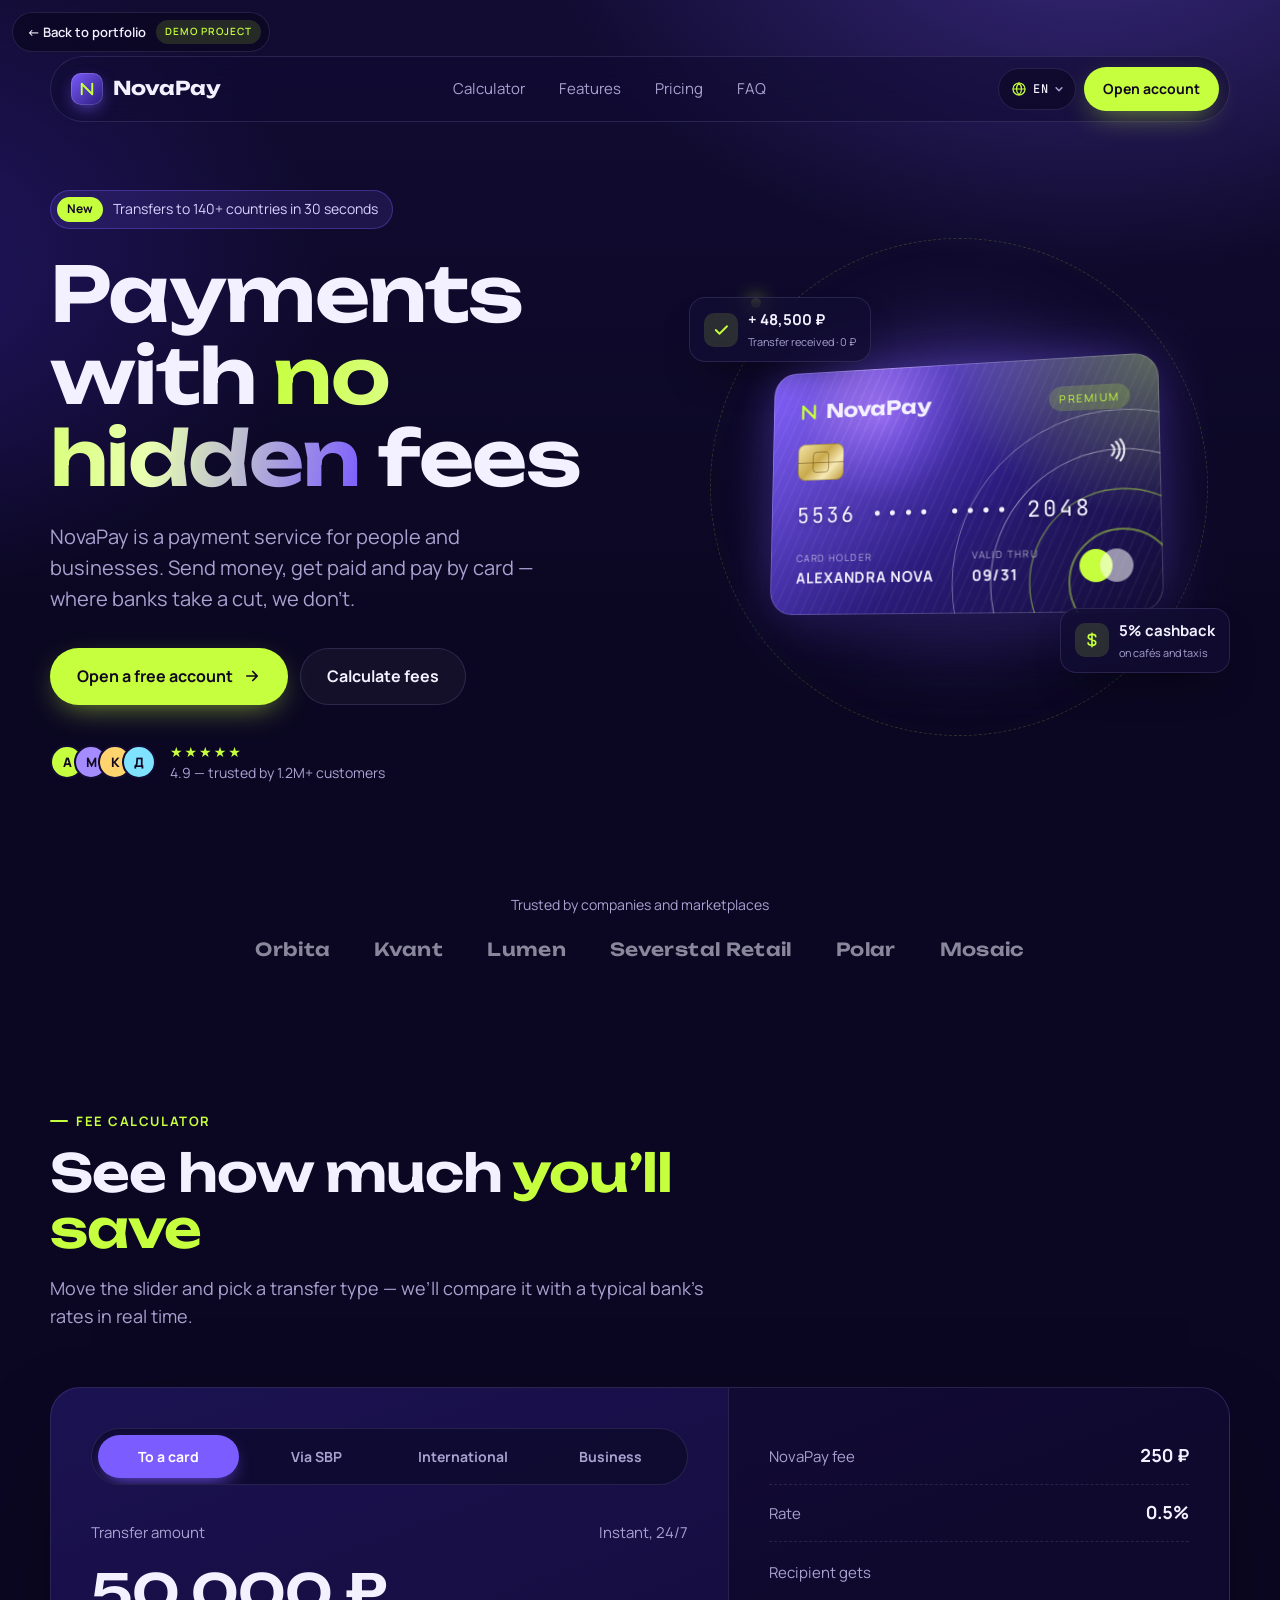
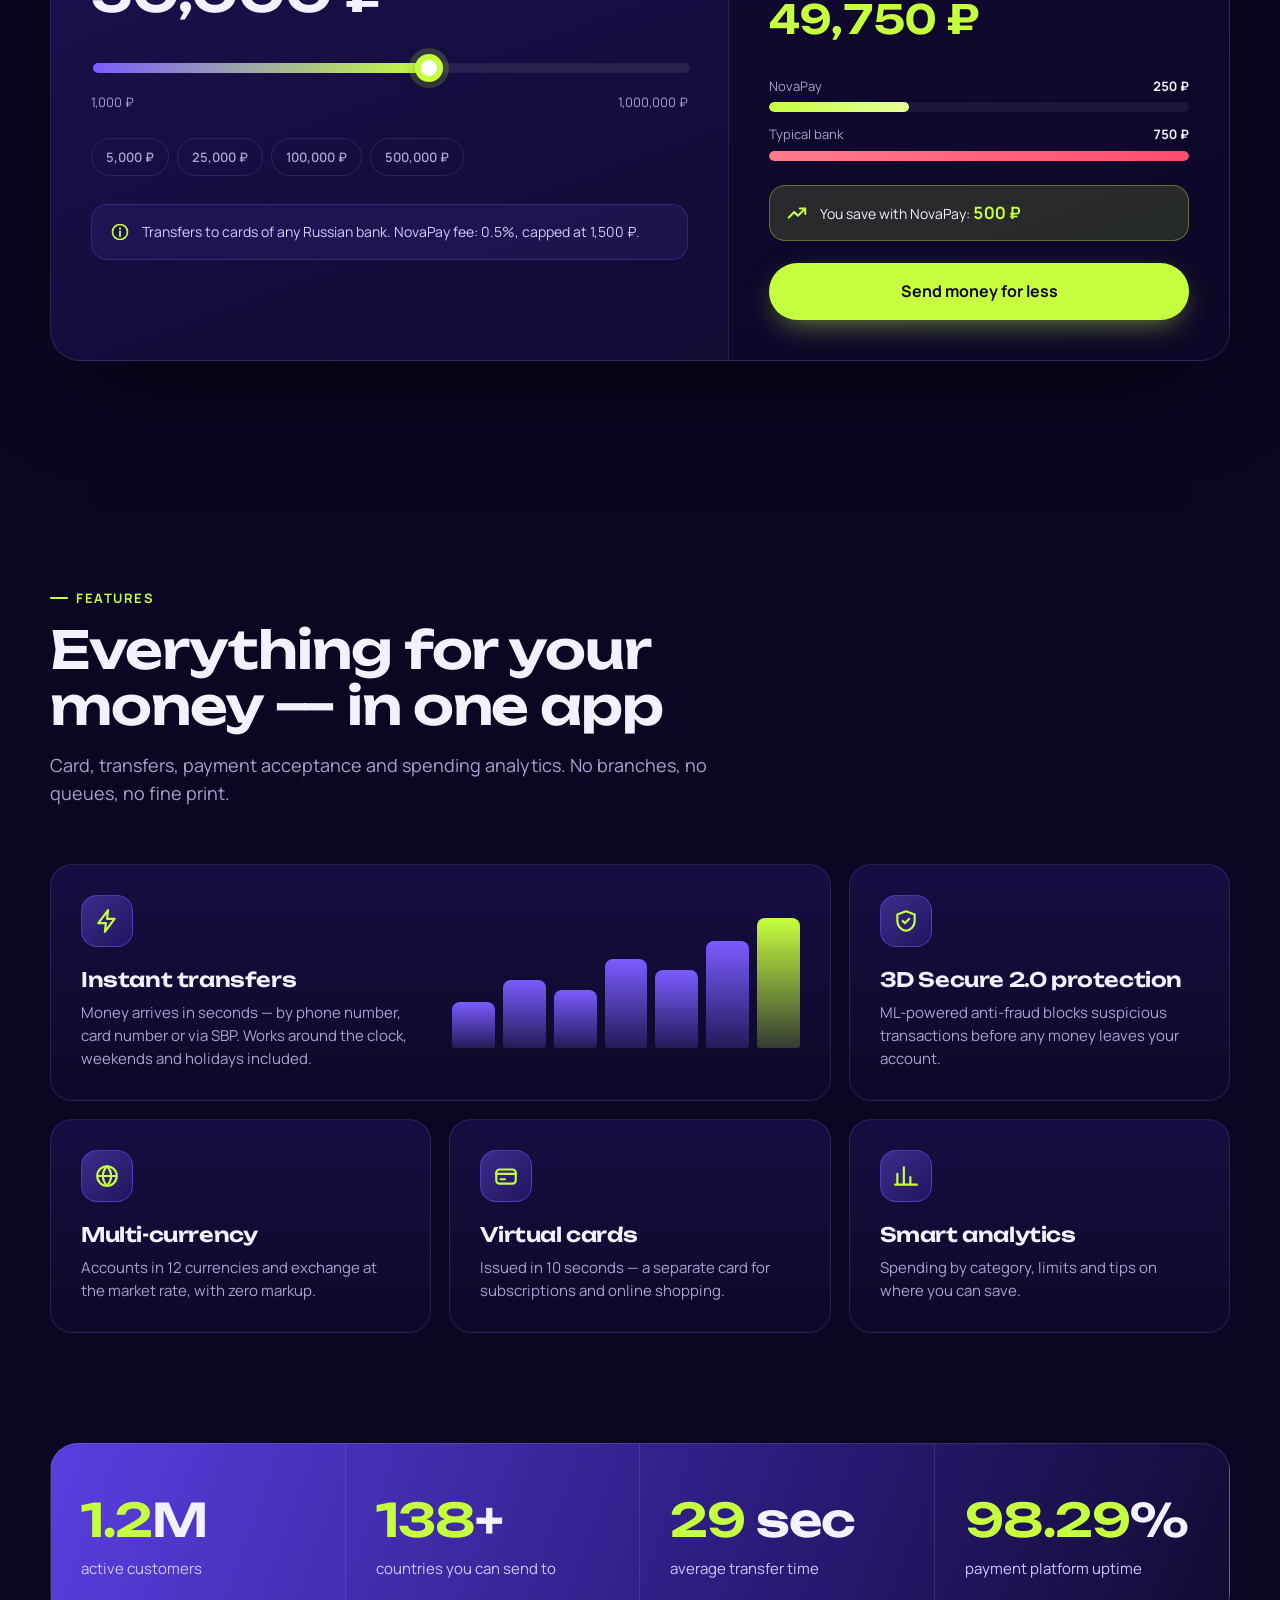
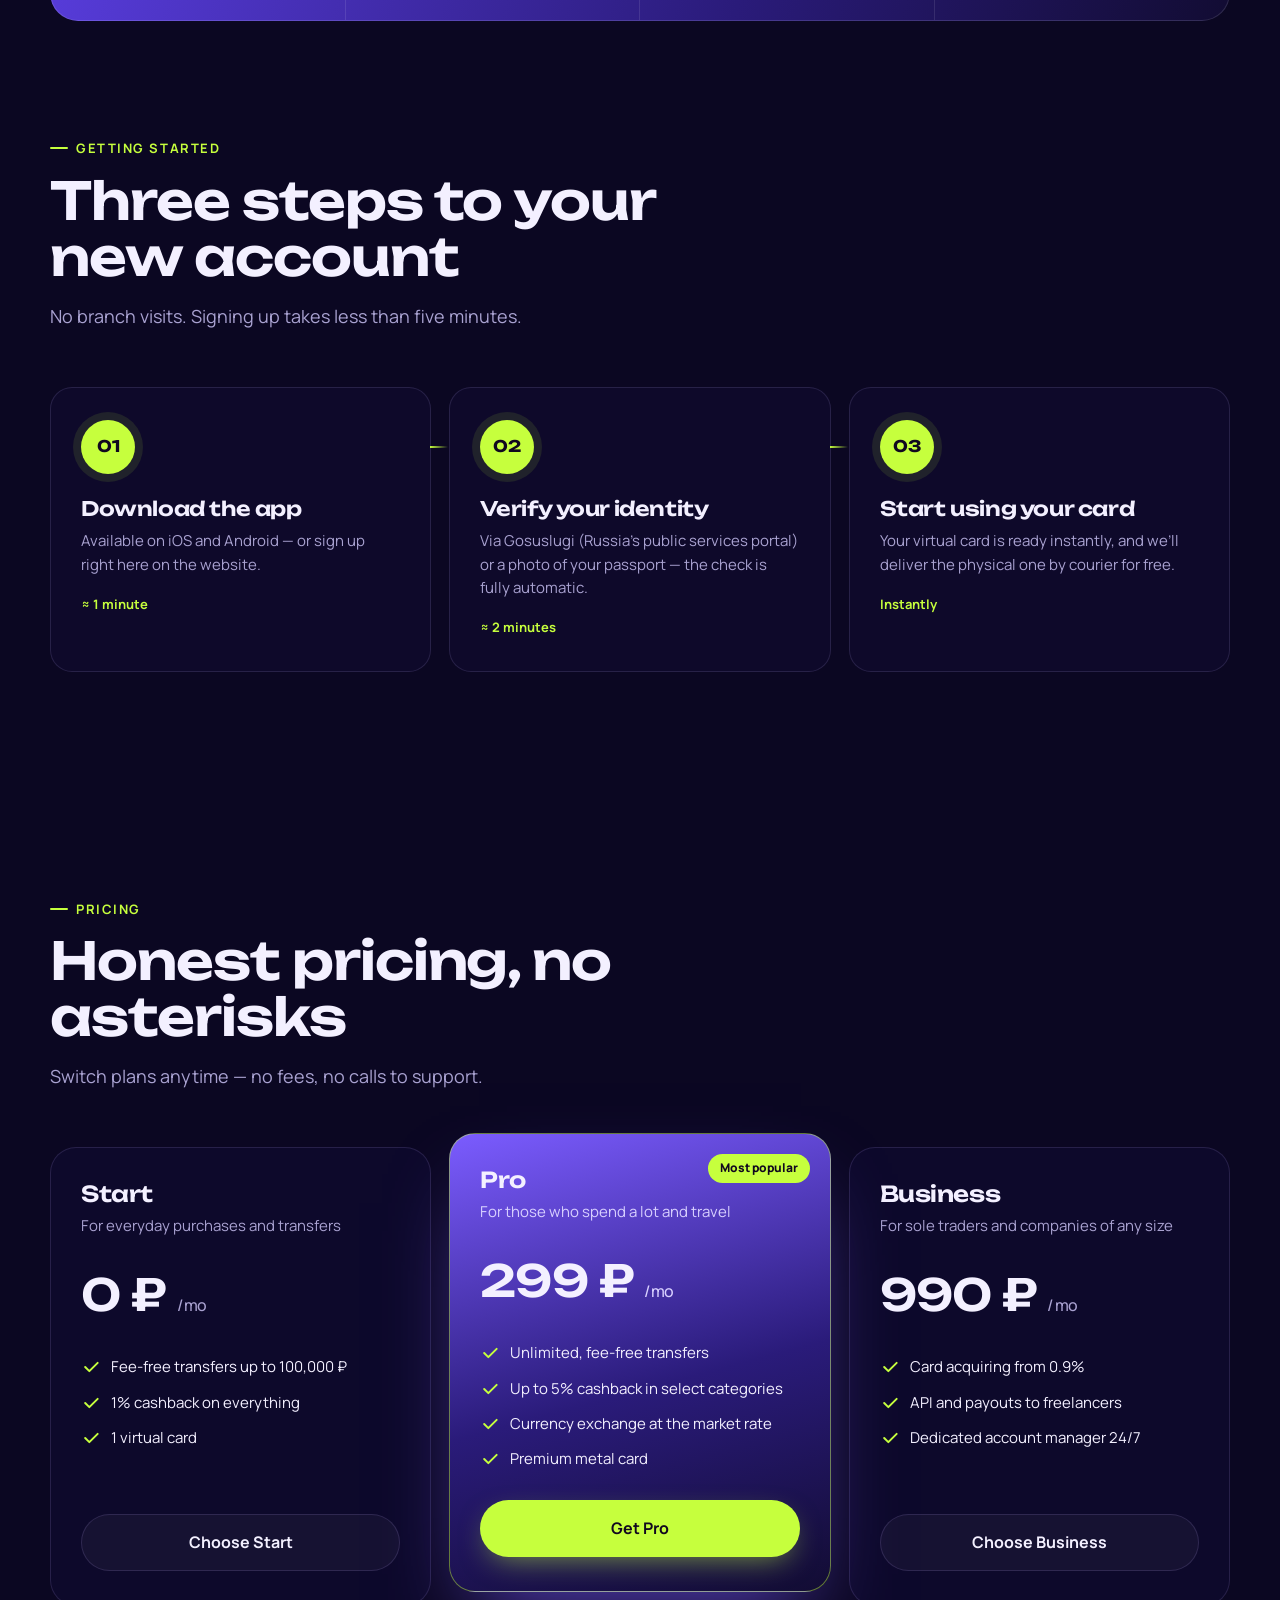
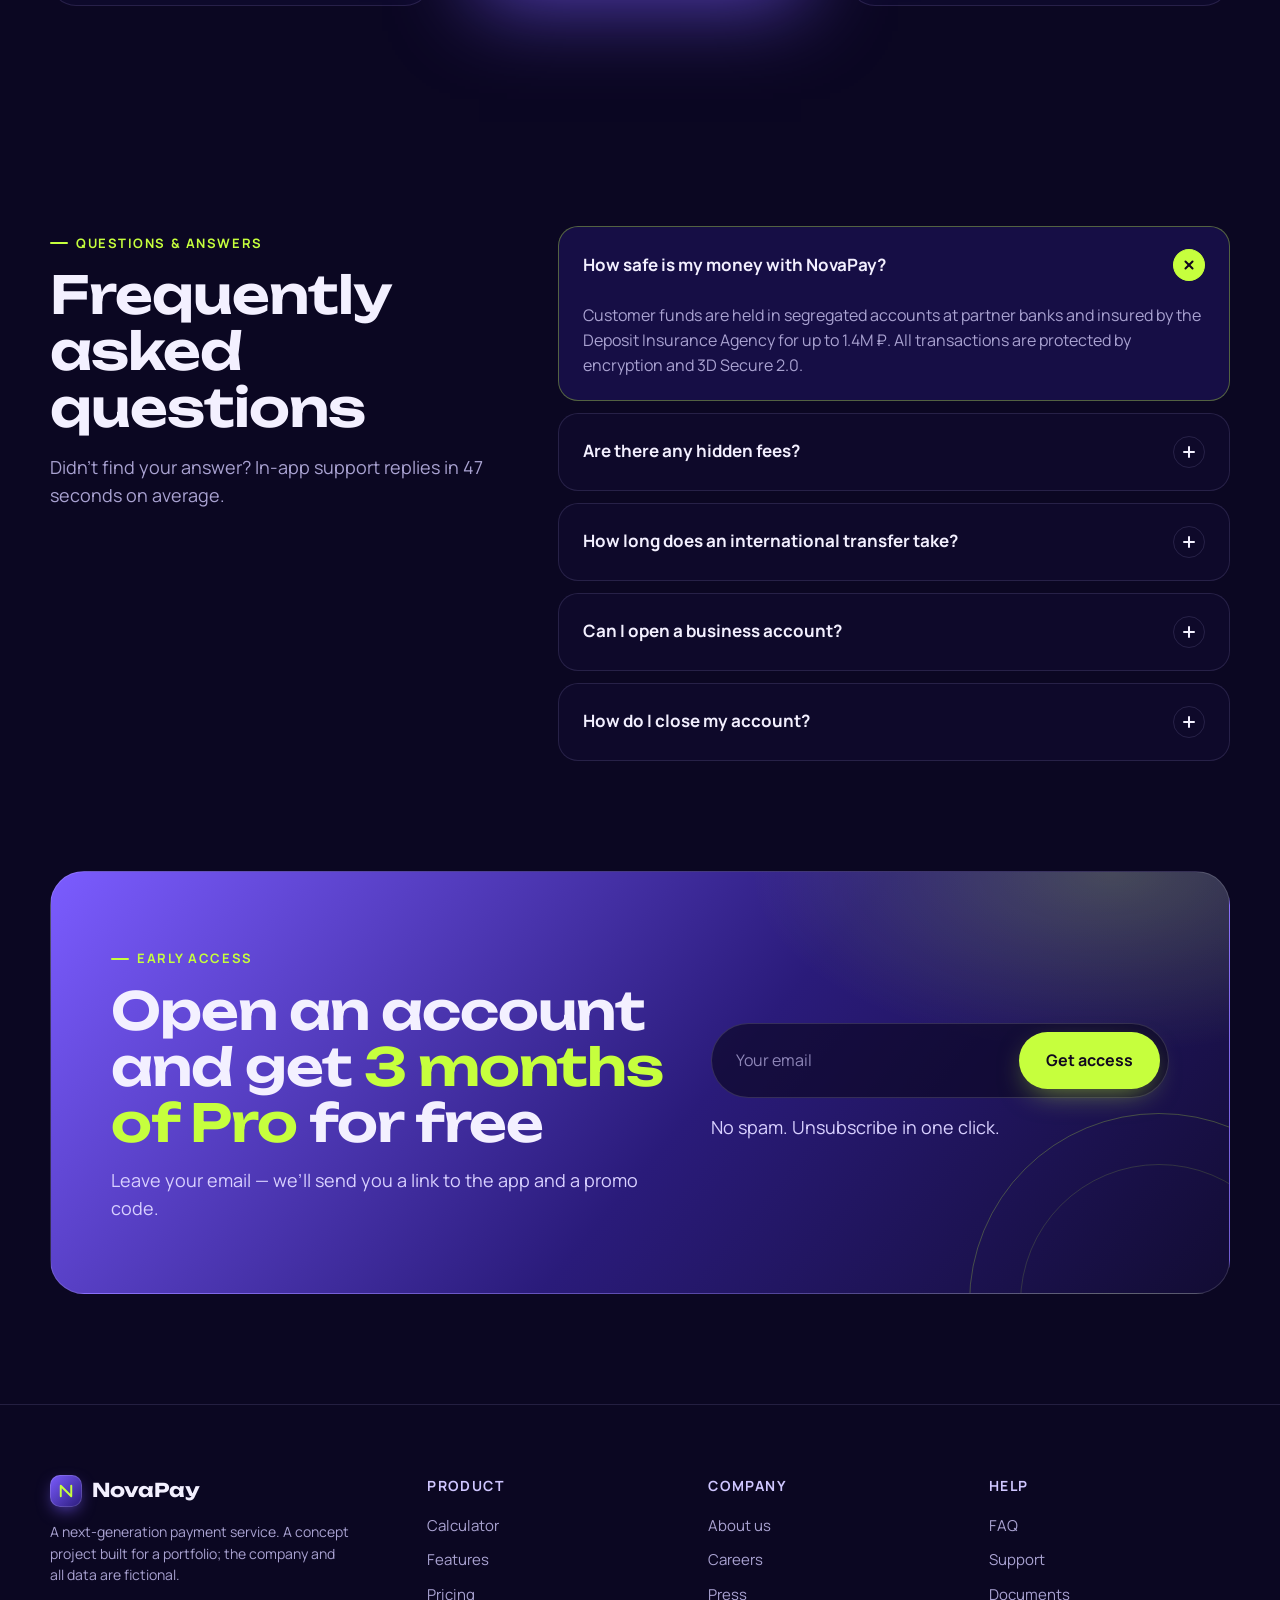
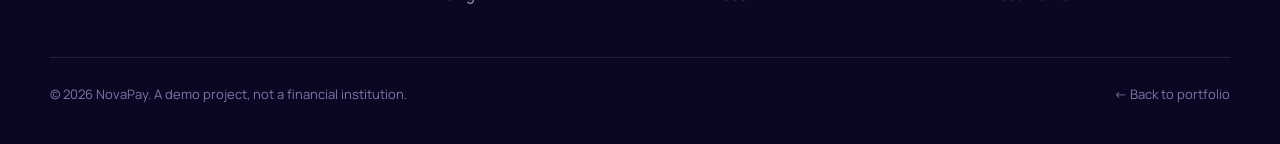
<file: projects/novapay/index.html>
<!DOCTYPE html>
<html lang="ru">
<head>
<meta charset="UTF-8">
<meta name="viewport" content="width=device-width, initial-scale=1">
<title>NovaPay — платёжный сервис</title>
<meta name="description" content="NovaPay — переводы и платежи без лишних комиссий. Демо-проект для портфолио.">
<link rel="preconnect" href="https://fonts.googleapis.com">
<link rel="preconnect" href="https://fonts.gstatic.com" crossorigin>
<link href="https://fonts.googleapis.com/css2?family=Manrope:wght@400;500;600;700;800&family=Unbounded:wght@500;600;700&family=JetBrains+Mono:wght@500&display=swap" rel="stylesheet">
<style>
  :root {
    --violet: #7b5cff;
    --violet-2: #5a3ee0;
    --deep: #2a1b7a;
    --night: #120c33;
    --ink: #0b0722;
    --lime: #c6ff3d;
    --lime-dim: rgba(198, 255, 61, .14);
    --text: #f3f0ff;
    --muted: #a9a2d1;
    --line: rgba(190, 175, 255, .14);
    --glass: rgba(30, 20, 80, .45);
    --radius: 22px;
    --ease: cubic-bezier(.2, .8, .2, 1);
    --font: "Manrope", system-ui, -apple-system, "Segoe UI", sans-serif;
    --display: "Unbounded", "Manrope", sans-serif;
    --mono: "JetBrains Mono", ui-monospace, monospace;
  }

  *, *::before, *::after { box-sizing: border-box; }
  html { scroll-behavior: smooth; -webkit-text-size-adjust: 100%; }
  body {
    margin: 0;
    font-family: var(--font);
    color: var(--text);
    background: var(--ink);
    line-height: 1.55;
    overflow-x: hidden;
    -webkit-font-smoothing: antialiased;
  }
  body::before {
    content: "";
    position: fixed; inset: 0; z-index: -1;
    background:
      radial-gradient(900px 600px at 85% -10%, rgba(123, 92, 255, .35), transparent 60%),
      radial-gradient(700px 500px at -10% 30%, rgba(42, 27, 122, .7), transparent 65%),
      linear-gradient(180deg, var(--night), var(--ink) 70%);
  }
  /* Decorative rings/orbs must not widen the mobile layout viewport */
  main { overflow-x: clip; }
  img, svg { display: block; max-width: 100%; }
  a { color: inherit; text-decoration: none; }
  button, input { font: inherit; color: inherit; }
  :focus-visible { outline: 2px solid var(--lime); outline-offset: 3px; border-radius: 8px; }

  .container { width: min(1180px, 100% - 40px); margin-inline: auto; }
  .section { padding: 110px 0; position: relative; }
  .eyebrow {
    display: inline-flex; align-items: center; gap: 8px;
    font-size: 13px; font-weight: 700; letter-spacing: .12em; text-transform: uppercase;
    color: var(--lime);
  }
  .eyebrow::before { content: ""; width: 18px; height: 2px; background: currentColor; border-radius: 2px; }
  h1, h2, h3 { font-family: var(--display); font-weight: 600; line-height: 1.08; margin: 0; letter-spacing: -.02em; overflow-wrap: break-word; }
  h2 { font-size: clamp(30px, 4.4vw, 52px); margin-top: 14px; }
  .section-head { max-width: 680px; margin-bottom: 56px; }
  .section-head p { color: var(--muted); font-size: 18px; margin: 18px 0 0; }
  .lime { color: var(--lime); }

  /* Buttons */
  .btn {
    display: inline-flex; align-items: center; justify-content: center; gap: 10px;
    padding: 15px 26px; border-radius: 999px; border: 1px solid transparent;
    font-weight: 700; font-size: 16px; cursor: pointer; white-space: nowrap;
    transition: transform .25s var(--ease), box-shadow .25s var(--ease), background .25s, border-color .25s;
  }
  .btn-primary { background: var(--lime); color: #11081f; box-shadow: 0 10px 30px -10px rgba(198, 255, 61, .6); }
  .btn-primary:hover { transform: translateY(-2px); box-shadow: 0 16px 40px -10px rgba(198, 255, 61, .75); }
  .btn-ghost { background: rgba(255, 255, 255, .04); border-color: var(--line); }
  .btn-ghost:hover { border-color: rgba(198, 255, 61, .5); transform: translateY(-2px); }
  .btn-sm { padding: 10px 18px; font-size: 14px; }
  .btn svg { width: 18px; height: 18px; transition: transform .25s var(--ease); }
  .btn:hover svg { transform: translateX(3px); }

  /* Demo pill */
  .demo-pill {
    position: fixed; top: 12px; left: 12px; z-index: 100;
    display: inline-flex; align-items: center; gap: 10px;
    padding: 7px 8px 7px 14px; border-radius: 999px;
    background: rgba(11, 7, 34, .78); border: 1px solid var(--line);
    backdrop-filter: blur(14px); -webkit-backdrop-filter: blur(14px);
    font-size: 13px; font-weight: 600;
    transition: border-color .2s;
  }
  .demo-pill:hover { border-color: rgba(198, 255, 61, .55); }
  .demo-pill span {
    font-size: 10px; letter-spacing: .1em; text-transform: uppercase;
    padding: 4px 9px; border-radius: 999px; background: var(--lime-dim); color: var(--lime);
  }

  /* Header */
  .header {
    position: fixed; top: 56px; left: 0; right: 0; z-index: 90;
    transition: top .35s var(--ease);
  }
  .header.scrolled { top: 52px; }
  .header-bar {
    display: flex; align-items: center; justify-content: space-between; gap: 20px;
    padding: 10px 10px 10px 20px; border-radius: 999px;
    background: rgba(18, 12, 51, .55); border: 1px solid var(--line);
    backdrop-filter: blur(18px); -webkit-backdrop-filter: blur(18px);
    transition: background .3s, box-shadow .3s;
  }
  .header.scrolled .header-bar { background: rgba(18, 12, 51, .85); box-shadow: 0 20px 50px -20px rgba(0, 0, 0, .6); }
  .logo { display: inline-flex; align-items: center; gap: 10px; font-family: var(--display); font-weight: 700; font-size: 19px; }
  .logo-mark {
    width: 32px; height: 32px; border-radius: 10px; display: grid; place-items: center;
    background: linear-gradient(135deg, var(--violet), var(--deep));
    box-shadow: inset 0 0 0 1px rgba(255, 255, 255, .15), 0 6px 18px -6px var(--violet);
  }
  .logo-mark svg { width: 18px; height: 18px; }
  .nav { display: flex; gap: 6px; }
  .nav a { padding: 8px 14px; border-radius: 999px; font-size: 15px; color: var(--muted); transition: color .2s, background .2s; }
  .nav a:hover { color: var(--text); background: rgba(255, 255, 255, .06); }
  .header-actions { display: flex; align-items: center; gap: 8px; }

  /* Language switcher */
  .lang-dd { position: relative; flex: none; }
  .lang-toggle {
    display: inline-flex; align-items: center; gap: 6px; height: 42px; padding: 0 11px 0 12px;
    border-radius: 999px; border: 1px solid var(--line); background: rgba(11, 7, 34, .6); cursor: pointer;
    color: var(--text); font: 500 12px/1 var(--mono); letter-spacing: .04em; white-space: nowrap;
    transition: border-color .2s, background .2s;
  }
  .lang-toggle:hover, .lang-toggle[aria-expanded="true"] { border-color: rgba(198, 255, 61, .5); background: rgba(30, 20, 80, .7); }
  .lang-toggle svg { flex: none; }
  .lang-globe { width: 16px; height: 16px; color: var(--lime); }
  .lang-chev { width: 10px; height: 10px; color: var(--muted); transition: transform .25s var(--ease); }
  .lang-toggle[aria-expanded="true"] .lang-chev { transform: rotate(180deg); }
  .lang-menu {
    position: absolute; top: calc(100% + 10px); right: 0; z-index: 20;
    width: 188px; max-width: calc(100vw - 32px); padding: 6px; margin: 0; list-style: none;
    border-radius: 18px; background: rgba(18, 12, 51, .97); border: 1px solid var(--line);
    box-shadow: 0 24px 50px -18px rgba(0, 0, 0, .75), 0 0 0 1px rgba(123, 92, 255, .08);
    -webkit-backdrop-filter: blur(18px); backdrop-filter: blur(18px);
    opacity: 0; visibility: hidden; transform: translateY(-6px) scale(.97); transform-origin: top right;
    transition: opacity .2s var(--ease), transform .25s var(--ease), visibility 0s linear .25s;
  }
  .lang-menu.open { opacity: 1; visibility: visible; transform: none; transition: opacity .2s var(--ease), transform .25s var(--ease), visibility 0s; }
  .lang-menu li { margin: 0; }
  .lang-opt {
    display: flex; align-items: center; gap: 10px; width: 100%; padding: 11px 12px; border: 0; border-radius: 12px;
    background: transparent; cursor: pointer; text-align: left; color: var(--muted); font-size: 15px; font-weight: 600;
    transition: background .2s, color .2s;
  }
  .lang-opt:hover, .lang-opt:focus-visible { background: rgba(255, 255, 255, .06); color: var(--text); }
  .lang-opt:focus-visible { outline-offset: -2px; border-radius: 12px; }
  .lang-opt .lang-check { width: 16px; height: 16px; flex: none; color: var(--lime); opacity: 0; transition: opacity .2s; }
  .lang-opt .lang-name { flex: 1; min-width: 0; }
  .lang-opt .lang-code { font: 500 11px/1 var(--mono); letter-spacing: .06em; color: var(--muted); padding: 4px 7px; border-radius: 999px; border: 1px solid var(--line); }
  .lang-opt[aria-pressed="true"] { color: var(--text); background: var(--lime-dim); }
  .lang-opt[aria-pressed="true"] .lang-check { opacity: 1; }
  .lang-opt[aria-pressed="true"] .lang-code { background: var(--lime); border-color: var(--lime); color: #11081f; }
  .burger {
    display: none; width: 42px; height: 42px; border-radius: 50%;
    border: 1px solid var(--line); background: transparent; cursor: pointer; position: relative;
  }
  .burger i { position: absolute; left: 12px; right: 12px; height: 2px; background: var(--text); border-radius: 2px; transition: transform .3s var(--ease), opacity .2s; }
  .burger i:nth-child(1) { top: 15px; } .burger i:nth-child(2) { top: 20px; } .burger i:nth-child(3) { top: 25px; }
  .burger[aria-expanded="true"] i:nth-child(1) { transform: translateY(5px) rotate(45deg); }
  .burger[aria-expanded="true"] i:nth-child(2) { opacity: 0; }
  .burger[aria-expanded="true"] i:nth-child(3) { transform: translateY(-5px) rotate(-45deg); }

  /* Hero */
  .hero { padding: 190px 0 100px; position: relative; }
  .hero-grid { display: grid; grid-template-columns: 1.05fr .95fr; gap: 40px; align-items: center; }
  .badge {
    display: inline-flex; align-items: center; gap: 10px;
    padding: 6px 14px 6px 6px; border-radius: 999px;
    background: rgba(123, 92, 255, .14); border: 1px solid rgba(123, 92, 255, .35);
    font-size: 14px; color: #d9d1ff;
  }
  .badge b { background: var(--lime); color: #11081f; padding: 3px 10px; border-radius: 999px; font-size: 12px; }
  .hero h1 { font-size: clamp(38px, 6vw, 76px); margin: 24px 0 22px; }
  .hero h1 em {
    font-style: normal;
    background: linear-gradient(100deg, var(--lime), #e9ffb0 50%, var(--violet));
    -webkit-background-clip: text; background-clip: text; color: transparent;
  }
  .hero-sub { font-size: clamp(17px, 1.6vw, 20px); color: var(--muted); max-width: 520px; margin: 0 0 34px; }
  .hero-cta { display: flex; flex-wrap: wrap; gap: 12px; }
  .hero-trust { display: flex; align-items: center; gap: 14px; margin-top: 36px; color: var(--muted); font-size: 14px; }
  .avatars { display: flex; }
  .avatars i {
    width: 34px; height: 34px; border-radius: 50%; border: 2px solid var(--night); margin-left: -10px;
    display: grid; place-items: center; font-style: normal; font-weight: 800; font-size: 13px; color: #11081f;
  }
  .avatars i:first-child { margin-left: 0; }
  .stars { color: var(--lime); letter-spacing: 2px; }

  /* 3D card */
  .card-stage { position: relative; height: 440px; perspective: 1200px; display: grid; place-items: center; }
  .card-glow {
    position: absolute; width: 80%; aspect-ratio: 1; border-radius: 50%;
    background: radial-gradient(circle, rgba(123, 92, 255, .55), transparent 65%);
    filter: blur(30px); pointer-events: none;
  }
  .card-ring {
    position: absolute; width: 92%; aspect-ratio: 1; border-radius: 50%;
    border: 1px dashed rgba(198, 255, 61, .18); animation: spin 40s linear infinite; pointer-events: none;
  }
  .card-ring::after {
    content: ""; position: absolute; top: 12%; left: 8%; width: 10px; height: 10px; border-radius: 50%;
    background: var(--lime); box-shadow: 0 0 18px var(--lime);
  }
  @keyframes spin { to { transform: rotate(360deg); } }
  .card-float { animation: float 6s ease-in-out infinite; transform-style: preserve-3d; }
  @keyframes float {
    0%, 100% { transform: translateY(0) rotateZ(-2deg); }
    50% { transform: translateY(-16px) rotateZ(1deg); }
  }
  .bank-card {
    --rx: 8deg; --ry: -14deg; --mx: 30%; --my: 20%;
    position: relative; width: min(400px, 82vw); aspect-ratio: 1.586; border-radius: 24px;
    padding: 26px 28px; display: flex; flex-direction: column; justify-content: space-between;
    background:
      radial-gradient(120% 140% at 100% 0%, rgba(198, 255, 61, .35), transparent 45%),
      linear-gradient(135deg, var(--violet) 0%, var(--deep) 55%, var(--night) 100%);
    box-shadow:
      inset 0 0 0 1px rgba(255, 255, 255, .18),
      0 40px 80px -20px rgba(18, 12, 51, .9),
      0 0 60px -10px rgba(123, 92, 255, .6);
    transform: rotateX(var(--rx)) rotateY(var(--ry));
    transform-style: preserve-3d;
    transition: transform .5s var(--ease);
    overflow: hidden; will-change: transform;
  }
  .bank-card.tracking { transition: transform .08s linear; }
  .bank-card::before {
    content: ""; position: absolute; inset: 0; pointer-events: none;
    background: repeating-linear-gradient(115deg, rgba(255, 255, 255, .035) 0 2px, transparent 2px 9px);
  }
  .card-shine {
    position: absolute; inset: 0; pointer-events: none; mix-blend-mode: overlay;
    background: radial-gradient(circle at var(--mx) var(--my), rgba(255, 255, 255, .75), rgba(255, 255, 255, .1) 25%, transparent 55%);
  }
  .card-waves { position: absolute; right: -40px; bottom: -50px; width: 260px; opacity: .45; pointer-events: none; }
  .card-row { display: flex; align-items: center; justify-content: space-between; position: relative; transform: translateZ(30px); }
  .card-brand { font-family: var(--display); font-weight: 700; font-size: 20px; display: flex; align-items: center; gap: 8px; }
  .card-tag { font-size: 11px; letter-spacing: .14em; text-transform: uppercase; padding: 4px 10px; border-radius: 999px; background: rgba(198, 255, 61, .18); color: var(--lime); }
  .chip {
    width: 50px; height: 38px; border-radius: 8px; position: relative;
    background: linear-gradient(135deg, #f4e7a8, #c9a94d 45%, #f6e9b5 70%, #b8932f);
    box-shadow: inset 0 0 0 1px rgba(0, 0, 0, .25);
  }
  .chip::before, .chip::after { content: ""; position: absolute; border: 1px solid rgba(80, 55, 0, .45); }
  .chip::before { inset: 8px 16px; border-radius: 4px; }
  .chip::after { left: 0; right: 0; top: 50%; border-width: 1px 0 0; }
  .contactless { width: 28px; height: 28px; opacity: .85; }
  .card-number { font-family: var(--mono); font-size: clamp(16px, 4.6vw, 22px); letter-spacing: .14em; position: relative; transform: translateZ(40px); text-shadow: 0 2px 6px rgba(0, 0, 0, .35); }
  .card-meta { font-size: 10px; text-transform: uppercase; letter-spacing: .14em; color: rgba(255, 255, 255, .6); }
  .card-val { font-weight: 700; font-size: 15px; letter-spacing: .06em; }
  .mc { display: flex; }
  .mc i { width: 32px; height: 32px; border-radius: 50%; }
  .mc i:first-child { background: var(--lime); }
  .mc i:last-child { background: rgba(255, 255, 255, .55); margin-left: -12px; mix-blend-mode: screen; }

  .float-chip {
    position: absolute; z-index: 2; display: flex; align-items: center; gap: 10px;
    padding: 10px 14px; border-radius: 16px; font-size: 13px;
    background: rgba(18, 12, 51, .75); border: 1px solid var(--line);
    backdrop-filter: blur(12px); -webkit-backdrop-filter: blur(12px);
    box-shadow: 0 20px 40px -20px rgba(0, 0, 0, .7);
    animation: float 7s ease-in-out infinite;
  }
  .float-chip b { display: block; font-size: 15px; }
  .float-chip small { color: var(--muted); }
  .float-chip .dot { width: 34px; height: 34px; border-radius: 10px; display: grid; place-items: center; background: var(--lime-dim); color: var(--lime); }
  .float-chip .dot svg { width: 18px; height: 18px; }
  .fc-1 { top: 30px; left: 0; animation-delay: -2s; }
  .fc-2 { bottom: 34px; right: 0; animation-delay: -4s; }

  /* Logos strip */
  .partners { padding: 10px 0 30px; }
  .partners p { text-align: center; color: var(--muted); font-size: 14px; margin: 0 0 20px; }
  .partners-row { display: flex; flex-wrap: wrap; justify-content: center; gap: 14px 44px; opacity: .55; font-family: var(--display); font-weight: 600; font-size: 18px; letter-spacing: .02em; }

  /* Calculator */
  .calc {
    display: grid; grid-template-columns: 1.15fr .85fr; border-radius: 30px; overflow: hidden;
    border: 1px solid var(--line); background: linear-gradient(160deg, rgba(42, 27, 122, .55), rgba(18, 12, 51, .7));
    box-shadow: 0 40px 100px -40px rgba(0, 0, 0, .8);
  }
  .calc-main { padding: 40px; min-width: 0; }
  .calc-side { padding: 40px; background: rgba(11, 7, 34, .55); border-left: 1px solid var(--line); display: flex; flex-direction: column; }
  .tabs { display: flex; gap: 6px; padding: 6px; border-radius: 999px; background: rgba(11, 7, 34, .6); border: 1px solid var(--line); margin-bottom: 36px; overflow-x: auto; scrollbar-width: none; }
  .tabs::-webkit-scrollbar { display: none; }
  .tab {
    flex: 1; padding: 11px 16px; border-radius: 999px; border: 0; background: transparent; cursor: pointer;
    color: var(--muted); font-weight: 700; font-size: 14px; white-space: nowrap; transition: background .25s, color .25s;
  }
  .tab[aria-selected="true"] { background: var(--violet); color: #fff; box-shadow: 0 8px 20px -8px var(--violet); }
  .tab:not([aria-selected="true"]):hover { color: var(--text); }
  .calc-label { display: flex; justify-content: space-between; align-items: baseline; gap: 10px; color: var(--muted); font-size: 15px; }
  .amount { font-family: var(--display); font-size: clamp(32px, 5vw, 52px); font-weight: 600; margin: 8px 0 22px; letter-spacing: -.02em; }
  .range {
    --p: 50%;
    -webkit-appearance: none; appearance: none; width: 100%; height: 10px; border-radius: 99px; cursor: pointer;
    background: linear-gradient(90deg, var(--violet), var(--lime)) 0 0 / var(--p) 100% no-repeat, rgba(255, 255, 255, .08);
  }
  .range::-webkit-slider-thumb {
    -webkit-appearance: none; width: 28px; height: 28px; border-radius: 50%; background: #fff;
    border: 6px solid var(--lime); box-shadow: 0 0 0 6px rgba(198, 255, 61, .18), 0 6px 14px rgba(0, 0, 0, .4);
    transition: transform .2s;
  }
  .range::-webkit-slider-thumb:hover { transform: scale(1.1); }
  .range::-moz-range-thumb {
    width: 16px; height: 16px; border-radius: 50%; background: #fff;
    border: 6px solid var(--lime); box-shadow: 0 0 0 6px rgba(198, 255, 61, .18);
  }
  .range-scale { display: flex; justify-content: space-between; color: var(--muted); font-size: 13px; margin-top: 12px; }
  .presets { display: flex; flex-wrap: wrap; gap: 8px; margin-top: 26px; }
  .preset { padding: 8px 14px; border-radius: 999px; border: 1px solid var(--line); background: transparent; color: var(--muted); font-size: 13px; font-weight: 600; cursor: pointer; transition: all .2s; }
  .preset:hover { color: var(--lime); border-color: rgba(198, 255, 61, .45); }
  .calc-note { margin-top: 28px; padding: 16px 18px; border-radius: 16px; background: rgba(123, 92, 255, .1); border: 1px solid rgba(123, 92, 255, .25); font-size: 14px; color: #d4ccff; display: flex; gap: 12px; }
  .calc-note svg { flex: none; width: 20px; height: 20px; color: var(--lime); margin-top: 1px; }

  .result-row { display: flex; justify-content: space-between; align-items: baseline; gap: 12px; padding: 14px 0; border-bottom: 1px dashed var(--line); }
  .result-row span { color: var(--muted); font-size: 15px; }
  .result-row b { font-size: 18px; font-variant-numeric: tabular-nums; }
  .result-big { margin-top: 18px; }
  .result-big span { color: var(--muted); font-size: 15px; }
  .result-big b { display: block; font-family: var(--display); font-size: clamp(28px, 3.4vw, 40px); font-weight: 600; color: var(--lime); font-variant-numeric: tabular-nums; margin-top: 4px; }
  .compare { margin-top: 26px; display: grid; gap: 12px; }
  .bar-label { display: flex; justify-content: space-between; font-size: 13px; color: var(--muted); margin-bottom: 6px; }
  .bar-label b { color: var(--text); font-variant-numeric: tabular-nums; }
  .bar { height: 10px; border-radius: 99px; background: rgba(255, 255, 255, .06); overflow: hidden; }
  .bar i { display: block; height: 100%; border-radius: inherit; transition: width .6s var(--ease); }
  .bar-nova i { background: linear-gradient(90deg, var(--lime), #e6ff9c); }
  .bar-bank i { background: linear-gradient(90deg, #ff7a8a, #ff4d6d); }
  .saving {
    margin-top: 24px; padding: 14px 16px; border-radius: 16px; display: flex; align-items: center; gap: 12px;
    background: var(--lime-dim); border: 1px solid rgba(198, 255, 61, .35); font-size: 14px;
  }
  .saving b { color: var(--lime); font-size: 17px; font-variant-numeric: tabular-nums; }
  .calc-side .btn { margin-top: auto; width: 100%; }
  .calc-side .saving { margin-bottom: 22px; }

  /* Features */
  .features { display: grid; grid-template-columns: repeat(3, 1fr); gap: 18px; }
  .feature {
    position: relative; padding: 30px; border-radius: var(--radius); overflow: hidden;
    background: linear-gradient(180deg, rgba(42, 27, 122, .38), rgba(18, 12, 51, .4));
    border: 1px solid var(--line);
    transition: transform .35s var(--ease), border-color .35s;
  }
  .feature::after {
    content: ""; position: absolute; inset: auto -30% -60% auto; width: 220px; height: 220px; border-radius: 50%;
    background: radial-gradient(circle, rgba(123, 92, 255, .35), transparent 70%); opacity: 0; transition: opacity .4s;
  }
  .feature:hover { transform: translateY(-6px); border-color: rgba(198, 255, 61, .35); }
  .feature:hover::after { opacity: 1; }
  .feature-icon {
    width: 52px; height: 52px; border-radius: 16px; display: grid; place-items: center; margin-bottom: 22px;
    background: linear-gradient(135deg, rgba(123, 92, 255, .4), rgba(42, 27, 122, .6));
    border: 1px solid rgba(123, 92, 255, .45); color: var(--lime);
  }
  .feature-icon svg { width: 26px; height: 26px; }
  .feature h3 { font-size: 20px; margin-bottom: 10px; }
  .feature p { color: var(--muted); margin: 0; font-size: 15px; }
  .feature.wide { grid-column: span 2; display: grid; grid-template-columns: 1fr 1fr; gap: 24px; align-items: center; }
  .mini-chart { height: 130px; display: flex; align-items: flex-end; gap: 8px; }
  .mini-chart i { flex: 1; border-radius: 8px 8px 3px 3px; background: linear-gradient(180deg, var(--violet), rgba(123, 92, 255, .2)); }
  .mini-chart i:last-child { background: linear-gradient(180deg, var(--lime), rgba(198, 255, 61, .2)); }

  /* Stats */
  .stats {
    display: grid; grid-template-columns: repeat(4, 1fr); border-radius: 28px; overflow: hidden;
    background: linear-gradient(110deg, var(--violet-2), var(--deep) 60%, var(--night));
    border: 1px solid rgba(255, 255, 255, .12);
  }
  .stat { padding: 40px 30px; border-right: 1px solid rgba(255, 255, 255, .1); }
  .stat:last-child { border-right: 0; }
  .stat b { display: block; font-family: var(--display); font-size: clamp(30px, 3.6vw, 46px); font-weight: 600; letter-spacing: -.02em; }
  .stat b em { font-style: normal; color: var(--lime); }
  .stat span { color: #cfc6ff; font-size: 15px; }

  /* Steps */
  .steps { display: grid; grid-template-columns: repeat(3, 1fr); gap: 18px; counter-reset: step; }
  .step { padding: 32px 30px; border-radius: var(--radius); border: 1px solid var(--line); background: rgba(18, 12, 51, .5); position: relative; }
  .step-num {
    width: 54px; height: 54px; border-radius: 50%; display: grid; place-items: center; margin-bottom: 24px;
    font-family: var(--display); font-weight: 700; color: #11081f; background: var(--lime);
    box-shadow: 0 0 0 8px rgba(198, 255, 61, .1);
  }
  .step h3 { font-size: 20px; margin-bottom: 10px; }
  .step p { color: var(--muted); margin: 0; font-size: 15px; }
  .step-time { display: inline-block; margin-top: 18px; font-size: 13px; color: var(--lime); font-weight: 700; }
  .step:not(:last-child)::after {
    content: ""; position: absolute; top: 58px; right: -18px; width: 18px; height: 2px;
    background: linear-gradient(90deg, var(--lime), transparent);
  }

  /* Pricing */
  .pricing { display: grid; grid-template-columns: repeat(3, 1fr); gap: 18px; align-items: stretch; }
  .plan { padding: 34px 30px; border-radius: 26px; border: 1px solid var(--line); background: rgba(18, 12, 51, .55); display: flex; flex-direction: column; }
  .plan h3 { font-size: 22px; }
  .plan-desc { color: var(--muted); font-size: 15px; margin: 8px 0 24px; }
  .price { font-family: var(--display); font-size: 44px; font-weight: 600; letter-spacing: -.02em; }
  .price small { font-family: var(--font); font-size: 16px; color: var(--muted); font-weight: 500; }
  .plan ul { list-style: none; padding: 0; margin: 26px 0 30px; display: grid; gap: 12px; }
  .plan li { display: flex; gap: 10px; font-size: 15px; }
  .plan li svg { flex: none; width: 20px; height: 20px; color: var(--lime); margin-top: 2px; }
  .plan .btn { margin-top: auto; }
  .plan.featured {
    position: relative; transform: translateY(-14px);
    background: linear-gradient(165deg, var(--violet) 0%, var(--deep) 55%, var(--night) 100%);
    border-color: rgba(198, 255, 61, .45);
    box-shadow: 0 40px 80px -30px rgba(123, 92, 255, .7);
  }
  .plan.featured .plan-desc, .plan.featured .price small { color: #d8d0ff; }
  .plan-badge { position: absolute; top: 20px; right: 20px; padding: 5px 12px; border-radius: 999px; background: var(--lime); color: #11081f; font-size: 12px; font-weight: 800; }

  /* FAQ */
  .faq-wrap { display: grid; grid-template-columns: .8fr 1.2fr; gap: 60px; align-items: start; }
  .faq { display: grid; gap: 12px; }
  .faq-item { border-radius: 20px; border: 1px solid var(--line); background: rgba(18, 12, 51, .5); transition: border-color .3s, background .3s; }
  .faq-item.open { border-color: rgba(198, 255, 61, .35); background: rgba(42, 27, 122, .4); }
  .faq-q {
    width: 100%; display: flex; justify-content: space-between; align-items: center; gap: 16px;
    padding: 22px 24px; border: 0; background: transparent; cursor: pointer; text-align: left; font-weight: 700; font-size: 17px;
  }
  .faq-icon { flex: none; width: 32px; height: 32px; border-radius: 50%; border: 1px solid var(--line); position: relative; transition: transform .35s var(--ease), background .3s; }
  .faq-icon::before, .faq-icon::after { content: ""; position: absolute; left: 50%; top: 50%; width: 12px; height: 2px; background: currentColor; transform: translate(-50%, -50%); border-radius: 2px; }
  .faq-icon::after { transform: translate(-50%, -50%) rotate(90deg); }
  .faq-item.open .faq-icon { transform: rotate(45deg); background: var(--lime); color: #11081f; border-color: var(--lime); }
  .faq-a { display: grid; grid-template-rows: 0fr; transition: grid-template-rows .4s var(--ease); }
  .faq-item.open .faq-a { grid-template-rows: 1fr; }
  .faq-a > div { overflow: hidden; }
  .faq-a p { margin: 0; padding: 0 24px 22px; color: var(--muted); }

  /* CTA */
  .cta {
    position: relative; overflow: hidden; border-radius: 34px; padding: 70px 60px;
    background:
      radial-gradient(600px 300px at 90% 0%, rgba(198, 255, 61, .22), transparent 60%),
      linear-gradient(130deg, var(--violet), var(--deep) 55%, var(--night));
    border: 1px solid rgba(255, 255, 255, .14);
    display: grid; grid-template-columns: 1.1fr .9fr; gap: 40px; align-items: center;
  }
  .cta h2 { margin: 0; }
  .cta p { color: #d8d0ff; font-size: 18px; margin: 16px 0 0; }
  .cta-orb { position: absolute; width: 380px; height: 380px; border-radius: 50%; right: -120px; bottom: -200px; border: 1px solid rgba(198, 255, 61, .25); pointer-events: none; }
  .cta-orb::after { content: ""; position: absolute; inset: 50px; border-radius: 50%; border: 1px solid rgba(198, 255, 61, .15); }
  .form { position: relative; z-index: 1; }
  .form-row { display: flex; gap: 8px; padding: 8px; border-radius: 999px; background: rgba(11, 7, 34, .65); border: 1px solid rgba(255, 255, 255, .14); transition: border-color .2s; }
  .form-row:focus-within { border-color: var(--lime); }
  .form input { flex: 1; min-width: 0; border: 0; background: transparent; padding: 0 16px; font-size: 16px; outline: none; }
  .form input::placeholder { color: #8e86b8; }
  .form-hint { font-size: 13px; color: #bdb4ea; margin: 12px 0 0 16px; min-height: 20px; }
  .form-hint.error { color: #ff8a9b; }
  .form-success {
    display: none; align-items: center; gap: 16px; padding: 20px 22px; border-radius: 22px;
    background: rgba(198, 255, 61, .12); border: 1px solid rgba(198, 255, 61, .45);
    animation: pop .5s var(--ease);
  }
  .form-success .check { flex: none; width: 46px; height: 46px; border-radius: 50%; background: var(--lime); color: #11081f; display: grid; place-items: center; }
  .form-success .check svg { width: 24px; height: 24px; }
  .form-success b { display: block; font-size: 17px; }
  .form-success span { font-size: 14px; color: #d8d0ff; }
  .form.done .form-row, .form.done .form-hint { display: none; }
  .form.done .form-success { display: flex; }
  @keyframes pop { from { opacity: 0; transform: scale(.94); } to { opacity: 1; transform: none; } }
  .spinner { width: 18px; height: 18px; border-radius: 50%; border: 2px solid rgba(17, 8, 31, .3); border-top-color: #11081f; animation: spin .7s linear infinite; }

  /* Footer */
  .footer { padding: 70px 0 40px; border-top: 1px solid var(--line); margin-top: 110px; }
  .footer-grid { display: grid; grid-template-columns: 1.4fr repeat(3, 1fr); gap: 40px; }
  .footer p { color: var(--muted); font-size: 14px; max-width: 300px; }
  .footer h4 { margin: 0 0 16px; font-size: 14px; text-transform: uppercase; letter-spacing: .1em; color: #cfc6ff; }
  .footer ul { list-style: none; margin: 0; padding: 0; display: grid; gap: 10px; }
  .footer ul a { color: var(--muted); font-size: 15px; transition: color .2s; }
  .footer ul a:hover { color: var(--lime); }
  .footer-bottom { display: flex; flex-wrap: wrap; justify-content: space-between; gap: 12px; margin-top: 50px; padding-top: 26px; border-top: 1px solid var(--line); color: #7d76a8; font-size: 13px; }

  /* Reveal */
  .reveal { opacity: 0; transform: translateY(34px); transition: opacity .9s var(--ease), transform .9s var(--ease); transition-delay: var(--d, 0s); }
  .reveal.in { opacity: 1; transform: none; }
  .plan.featured.reveal.in { transform: translateY(-14px); }

  /* Responsive */
  @media (max-width: 1024px) {
    .hero-grid { grid-template-columns: 1fr; }
    .hero-copy { text-align: center; }
    .hero-sub { margin-inline: auto; }
    .hero-cta, .hero-trust { justify-content: center; }
    .calc { grid-template-columns: minmax(0, 1fr); }
    .calc-side { border-left: 0; border-top: 1px solid var(--line); }
    .features { grid-template-columns: repeat(2, 1fr); }
    .stats { grid-template-columns: repeat(2, 1fr); }
    .stat:nth-child(2) { border-right: 0; }
    .stat:nth-child(-n+2) { border-bottom: 1px solid rgba(255, 255, 255, .1); }
    .pricing { grid-template-columns: 1fr; max-width: 520px; margin-inline: auto; }
    .plan.featured, .plan.featured.reveal.in { transform: none; }
    .faq-wrap { grid-template-columns: 1fr; gap: 10px; }
    .cta { grid-template-columns: 1fr; padding: 54px 40px; }
    .footer-grid { grid-template-columns: 1fr 1fr; }
  }
  /* Nav collapses earlier than before: the language switcher needs room next to it */
  @media (max-width: 1080px) {
    .nav {
      position: absolute; top: calc(100% + 10px); left: 0; right: 0; flex-direction: column; gap: 4px;
      padding: 12px; border-radius: 24px; background: rgba(18, 12, 51, .96); border: 1px solid var(--line);
      opacity: 0; visibility: hidden; transform: translateY(-8px); transition: all .3s var(--ease);
    }
    .nav.open { opacity: 1; visibility: visible; transform: none; }
    .nav a { padding: 14px 16px; font-size: 16px; }
    .header-bar { position: relative; }
    .burger { display: block; }
  }
  @media (max-width: 860px) {
    .steps { grid-template-columns: 1fr; }
    .step:not(:last-child)::after { display: none; }
  }
  @media (max-width: 640px) {
    .container { width: calc(100% - 32px); }
    .section { padding: 80px 0; }
    .hero { padding: 160px 0 70px; }
    .header-actions .btn { display: none; }
    .header-bar { padding: 8px 8px 8px 16px; }
    .card-stage { height: 320px; }
    .float-chip { display: none; }
    .calc-main, .calc-side { padding: 26px 20px; }
    .features { grid-template-columns: 1fr; }
    .feature.wide { grid-column: auto; grid-template-columns: 1fr; }
    .stats { grid-template-columns: 1fr 1fr; }
    .stat { padding: 26px 18px; }
    .cta { padding: 40px 22px; border-radius: 26px; }
    .form-row { flex-direction: column; border-radius: 22px; }
    .form input { padding: 14px 12px; }
    .footer-grid { grid-template-columns: 1fr; gap: 30px; }
    .section-head { margin-bottom: 40px; }
    .bank-card { padding: 20px; border-radius: 18px; }
    .chip { width: 40px; height: 30px; }
  }
  @media (max-width: 400px) {
    .btn { padding: 14px 20px; font-size: 15px; }
    .hero-cta .btn { width: 100%; }
    .stat b { font-size: 26px; }
    .stat span { font-size: 13px; }
    .demo-pill { font-size: 12px; }
    .header-bar { gap: 10px; }
    .logo { font-size: 17px; gap: 8px; }
    .logo-mark { width: 28px; height: 28px; }
    .lang-toggle { gap: 5px; padding: 0 9px 0 10px; font-size: 11px; }
    .faq-q { padding: 18px; font-size: 16px; }
    .faq-a p { padding: 0 18px 18px; }
  }

  @media (max-width: 340px) {
    .header-bar { gap: 6px; padding-left: 12px; }
    .logo { font-size: 15px; }
    .lang-toggle { gap: 4px; padding: 0 8px; }
    .lang-globe { width: 14px; height: 14px; }
  }

  /* ---------- Language-switch curtain ---------- */
  .lang-curtain { position: fixed; inset: 0; z-index: 1000; pointer-events: none; }
  .lang-curtain.is-in { pointer-events: auto; }
  .lang-curtain__panel { position: absolute; top: 0; right: 0; bottom: 0; left: 0; -webkit-clip-path: inset(100% 0 0 0); clip-path: inset(100% 0 0 0); }
  .lang-curtain__panel--back { background: var(--violet); }
  .lang-curtain__panel--front {
    background: var(--lime); color: var(--ink);
    display: flex; flex-direction: column; align-items: center; justify-content: center;
    padding: 0 16px; text-align: center;
  }
  .lang-curtain__code { margin-bottom: 10px; }
  .is-in .lang-curtain__panel {
    -webkit-clip-path: inset(0 0 0 0); clip-path: inset(0 0 0 0);
    transition: -webkit-clip-path .6s cubic-bezier(.76, 0, .24, 1), clip-path .6s cubic-bezier(.76, 0, .24, 1);
  }
  .is-in .lang-curtain__panel--front { transition-delay: .08s; }
  .is-in.is-out .lang-curtain__panel { -webkit-clip-path: inset(0 0 100% 0); clip-path: inset(0 0 100% 0); }
  .is-in.is-out .lang-curtain__panel--back { transition-delay: .08s; }
  .is-in.is-out .lang-curtain__panel--front { transition-delay: 0s; }
  .lang-curtain__word {
    font-family: var(--display); font-weight: 700;
    font-size: clamp(40px, 10vw, 150px); letter-spacing: -.03em; line-height: 1.05;
    opacity: 0; transform: translateY(60px);
  }
  .lang-curtain__code {
    font-family: var(--mono); font-size: 13px; font-weight: 500; letter-spacing: .4em;
    opacity: 0;
  }
  .is-in .lang-curtain__word { animation: curtainWord 1.3s cubic-bezier(.22, 1, .36, 1) .25s both; }
  .is-in .lang-curtain__code { animation: curtainCode 1.3s ease .3s both; }
  @keyframes curtainWord {
    0% { opacity: 0; transform: translateY(60px); }
    30%, 55% { opacity: 1; transform: translateY(0); }
    75%, 100% { opacity: 0; transform: translateY(-40px); }
  }
  @keyframes curtainCode {
    0% { opacity: 0; }
    30%, 55% { opacity: .7; }
    75%, 100% { opacity: 0; }
  }

  @media (prefers-reduced-motion: reduce) {
    html { scroll-behavior: auto; }
    *, *::before, *::after { animation: none !important; transition-duration: .01ms !important; }
    .reveal { opacity: 1; transform: none; }
  }
</style>
</head>
<body>

<a class="demo-pill" href="../../index.html#works"><bdi data-i18n="pill.back">← Назад в портфолио</bdi> <span class="demo-tag" data-i18n="pill.demo">Демо-проект</span></a>

<header class="header" id="header">
  <div class="container">
    <div class="header-bar">
      <a href="#top" class="logo" aria-label="NovaPay — на главную" data-i18n-aria="aria.logo">
        <span class="logo-mark"><svg viewBox="0 0 24 24" fill="none"><path d="M5 19V5l14 14V5" stroke="#c6ff3d" stroke-width="2.6" stroke-linecap="round" stroke-linejoin="round"/></svg></span>
        NovaPay
      </a>
      <nav class="nav" id="nav" aria-label="Основная навигация" data-i18n-aria="aria.nav">
        <a href="#calc" data-i18n="nav.calc">Калькулятор</a>
        <a href="#features" data-i18n="nav.features">Возможности</a>
        <a href="#pricing" data-i18n="nav.pricing">Тарифы</a>
        <a href="#faq" data-i18n="nav.faq">Вопросы</a>
      </nav>
      <div class="header-actions">
        <div class="lang-dd" id="langDD">
          <button type="button" class="lang-toggle" id="langToggle" aria-haspopup="true" aria-expanded="false" aria-controls="langSwitch" aria-label="Язык сайта: Русский">
            <svg class="lang-globe" viewBox="0 0 24 24" fill="none" stroke="currentColor" stroke-width="1.8" stroke-linecap="round" stroke-linejoin="round" aria-hidden="true" focusable="false"><circle cx="12" cy="12" r="9"/><path d="M3 12h18M12 3c2.5 2.6 3.8 5.6 3.8 9s-1.3 6.4-3.8 9c-2.5-2.6-3.8-5.6-3.8-9S9.5 5.6 12 3z"/></svg>
            <span class="lang-cur" id="langCur">RU</span>
            <svg class="lang-chev" viewBox="0 0 12 12" fill="none" stroke="currentColor" stroke-width="1.8" stroke-linecap="round" stroke-linejoin="round" aria-hidden="true" focusable="false"><path d="M2.5 4.5 6 8l3.5-3.5"/></svg>
          </button>
          <ul class="lang-menu" id="langSwitch" aria-label="Язык сайта" data-i18n-aria="aria.lang">
            <li><button type="button" class="lang-opt" data-lang="ru" lang="ru" aria-pressed="true"><svg class="lang-check" viewBox="0 0 16 16" fill="none" stroke="currentColor" stroke-width="2" stroke-linecap="round" stroke-linejoin="round" aria-hidden="true" focusable="false"><path d="M3 8.5 6.5 12 13 4.5"/></svg><span class="lang-name">Русский</span><span class="lang-code" aria-hidden="true">RU</span></button></li>
            <li><button type="button" class="lang-opt" data-lang="en" lang="en" aria-pressed="false"><svg class="lang-check" viewBox="0 0 16 16" fill="none" stroke="currentColor" stroke-width="2" stroke-linecap="round" stroke-linejoin="round" aria-hidden="true" focusable="false"><path d="M3 8.5 6.5 12 13 4.5"/></svg><span class="lang-name">English</span><span class="lang-code" aria-hidden="true">EN</span></button></li>
            <li><button type="button" class="lang-opt" data-lang="es" lang="es" aria-pressed="false"><svg class="lang-check" viewBox="0 0 16 16" fill="none" stroke="currentColor" stroke-width="2" stroke-linecap="round" stroke-linejoin="round" aria-hidden="true" focusable="false"><path d="M3 8.5 6.5 12 13 4.5"/></svg><span class="lang-name">Español</span><span class="lang-code" aria-hidden="true">ES</span></button></li>
          </ul>
        </div>
        <a href="#start" class="btn btn-primary btn-sm" data-i18n="header.cta">Открыть счёт</a>
        <button class="burger" id="burger" aria-label="Меню" data-i18n-aria="aria.menu" aria-expanded="false" aria-controls="nav"><i></i><i></i><i></i></button>
      </div>
    </div>
  </div>
</header>

<main id="top">
  <!-- HERO -->
  <section class="hero">
    <div class="container hero-grid">
      <div class="hero-copy">
        <span class="badge reveal" data-i18n="hero.badge"><b>Новое</b> Переводы в 140+ стран за 30 секунд</span>
        <h1 class="reveal" style="--d:.08s" data-i18n="hero.title">Платежи <em>без&nbsp;лишних</em> комиссий</h1>
        <p class="hero-sub reveal" style="--d:.16s" data-i18n="hero.sub">NovaPay — платёжный сервис для людей и бизнеса. Переводите, принимайте оплату и платите картой там, где банки берут проценты, а мы — нет.</p>
        <div class="hero-cta reveal" style="--d:.24s">
          <a href="#start" class="btn btn-primary"><span data-i18n="hero.cta1">Открыть счёт бесплатно</span>
            <svg viewBox="0 0 24 24" fill="none"><path d="M5 12h14m-6-6 6 6-6 6" stroke="currentColor" stroke-width="2.2" stroke-linecap="round" stroke-linejoin="round"/></svg>
          </a>
          <a href="#calc" class="btn btn-ghost" data-i18n="hero.cta2">Рассчитать комиссию</a>
        </div>
        <div class="hero-trust reveal" style="--d:.32s">
          <div class="avatars" aria-hidden="true">
            <i style="background:#c6ff3d">А</i><i style="background:#a48cff">М</i><i style="background:#ffd36e">К</i><i style="background:#7fe3ff">Д</i>
          </div>
          <div><span class="stars">★★★★★</span><br><span data-i18n="hero.trust">4,9 — более 1,2 млн клиентов</span></div>
        </div>
      </div>

      <div class="card-stage reveal" style="--d:.2s" id="cardStage">
        <div class="card-glow" aria-hidden="true"></div>
        <div class="card-ring" aria-hidden="true"></div>

        <div class="float-chip fc-1" aria-hidden="true">
          <span class="dot"><svg viewBox="0 0 24 24" fill="none"><path d="m5 12 5 5L20 7" stroke="currentColor" stroke-width="2.4" stroke-linecap="round" stroke-linejoin="round"/></svg></span>
          <div><b>+ <span data-money="48500">48 500 ₽</span></b><small data-i18n="chip.received">Перевод получен · 0 ₽</small></div>
        </div>
        <div class="float-chip fc-2" aria-hidden="true">
          <span class="dot"><svg viewBox="0 0 24 24" fill="none"><path d="M12 3v18M17 7.5C17 5.6 14.8 4.5 12 4.5S7 5.8 7 8c0 4.8 10 2.6 10 7.6 0 2.2-2.2 3.4-5 3.4s-5.2-1.2-5.2-3.2" stroke="currentColor" stroke-width="2.2" stroke-linecap="round"/></svg></span>
          <div><b data-i18n="chip.cashback">5% кэшбэк</b><small data-i18n="chip.cashbackSub">на кафе и такси</small></div>
        </div>

        <div class="card-float">
          <div class="bank-card" id="bankCard" role="img" aria-label="Карта NovaPay" data-i18n-aria="aria.card">
            <svg class="card-waves" viewBox="0 0 200 200" fill="none" aria-hidden="true">
              <circle cx="140" cy="140" r="40" stroke="#c6ff3d" stroke-width="1.5"/>
              <circle cx="140" cy="140" r="70" stroke="#c6ff3d" stroke-width="1"/>
              <circle cx="140" cy="140" r="100" stroke="#fff" stroke-width=".8"/>
              <circle cx="140" cy="140" r="130" stroke="#fff" stroke-width=".6"/>
            </svg>
            <div class="card-shine"></div>
            <div class="card-row">
              <span class="card-brand">
                <svg width="22" height="22" viewBox="0 0 24 24" fill="none"><path d="M5 19V5l14 14V5" stroke="#c6ff3d" stroke-width="2.8" stroke-linecap="round" stroke-linejoin="round"/></svg>
                NovaPay
              </span>
              <span class="card-tag">Premium</span>
            </div>
            <div class="card-row">
              <span class="chip"></span>
              <svg class="contactless" viewBox="0 0 24 24" fill="none"><path d="M8 7.5a6 6 0 0 1 0 9M11.5 5a10 10 0 0 1 0 14M15 3a14 14 0 0 1 0 18" stroke="#fff" stroke-width="1.8" stroke-linecap="round"/></svg>
            </div>
            <div class="card-number">5536 •••• •••• 2048</div>
            <div class="card-row">
              <div>
                <div class="card-meta" data-i18n="card.holder">Владелец</div>
                <div class="card-val">ALEXANDRA NOVA</div>
              </div>
              <div>
                <div class="card-meta" data-i18n="card.valid">До</div>
                <div class="card-val">09/31</div>
              </div>
              <div class="mc" aria-hidden="true"><i></i><i></i></div>
            </div>
          </div>
        </div>
      </div>
    </div>
  </section>

  <div class="partners container reveal">
    <p data-i18n="partners.title">Нам доверяют компании и маркетплейсы</p>
    <div class="partners-row" aria-hidden="true">
      <span>Orbita</span><span>Kvant</span><span>Lumen</span><span data-i18n="partners.sever">Северсталь&nbsp;Ритейл</span><span>Polar</span><span>Mosaic</span>
    </div>
  </div>

  <!-- CALCULATOR -->
  <section class="section" id="calc">
    <div class="container">
      <div class="section-head reveal">
        <span class="eyebrow" data-i18n="calc.eyebrow">Калькулятор комиссий</span>
        <h2 data-i18n="calc.title">Посчитайте, сколько <span class="lime">сэкономите</span></h2>
        <p data-i18n="calc.sub">Двигайте ползунок и выбирайте тип перевода — сравним с тарифами обычного банка в реальном времени.</p>
      </div>

      <div class="calc reveal">
        <div class="calc-main">
          <div class="tabs" role="tablist" aria-label="Тип перевода" data-i18n-aria="calc.tabs" id="tabs">
            <button class="tab" role="tab" aria-selected="true" data-type="card" data-i18n="tab.card">На карту</button>
            <button class="tab" role="tab" aria-selected="false" data-type="sbp" data-i18n="tab.sbp">По СБП</button>
            <button class="tab" role="tab" aria-selected="false" data-type="intl" data-i18n="tab.intl">За границу</button>
            <button class="tab" role="tab" aria-selected="false" data-type="biz" data-i18n="tab.biz">Бизнесу</button>
          </div>

          <label class="calc-label" for="amount"><span data-i18n="calc.amount">Сумма перевода</span> <span id="typeHint">Мгновенно, 24/7</span></label>
          <div class="amount" id="amountOut" aria-live="polite">50 000 ₽</div>
          <input class="range" id="amount" type="range" min="0" max="1000" step="1" value="566" aria-label="Сумма перевода" data-i18n-aria="calc.amount">
          <div class="range-scale"><span data-money="1000">1 000 ₽</span><span data-money="1000000">1 000 000 ₽</span></div>

          <div class="presets" id="presets">
            <button class="preset" data-v="5000" data-money="5000">5 000 ₽</button>
            <button class="preset" data-v="25000" data-money="25000">25 000 ₽</button>
            <button class="preset" data-v="100000" data-money="100000">100 000 ₽</button>
            <button class="preset" data-v="500000" data-money="500000">500 000 ₽</button>
          </div>

          <div class="calc-note">
            <svg viewBox="0 0 24 24" fill="none"><circle cx="12" cy="12" r="9" stroke="currentColor" stroke-width="2"/><path d="M12 11v6M12 7.5v.5" stroke="currentColor" stroke-width="2.2" stroke-linecap="round"/></svg>
            <span id="calcNote">Переводы на карты любых банков РФ. Комиссия NovaPay — 0,5%, но не более 1 500 ₽.</span>
          </div>
        </div>

        <div class="calc-side">
          <div class="result-row"><span data-i18n="res.fee">Комиссия NovaPay</span><b id="feeOut">0 ₽</b></div>
          <div class="result-row"><span data-i18n="res.rate">Ставка</span><b id="rateOut">0,5%</b></div>
          <div class="result-big"><span data-i18n="res.receive">Получатель получит</span><b id="receiveOut">0 ₽</b></div>

          <div class="compare">
            <div>
              <div class="bar-label"><span>NovaPay</span><b id="barNovaVal">0 ₽</b></div>
              <div class="bar bar-nova"><i id="barNova" style="width:10%"></i></div>
            </div>
            <div>
              <div class="bar-label"><span data-i18n="res.bank">Обычный банк</span><b id="barBankVal">0 ₽</b></div>
              <div class="bar bar-bank"><i id="barBank" style="width:100%"></i></div>
            </div>
          </div>

          <div class="saving">
            <svg width="22" height="22" viewBox="0 0 24 24" fill="none" aria-hidden="true"><path d="M3 17l6-6 4 4 8-8M15 7h6v6" stroke="#c6ff3d" stroke-width="2.2" stroke-linecap="round" stroke-linejoin="round"/></svg>
            <div><span data-i18n="res.save">Экономия с NovaPay:</span> <b id="saveOut">0 ₽</b></div>
          </div>

          <a href="#start" class="btn btn-primary" data-i18n="calc.btn">Перевести с выгодой</a>
        </div>
      </div>
    </div>
  </section>

  <!-- FEATURES -->
  <section class="section" id="features">
    <div class="container">
      <div class="section-head reveal">
        <span class="eyebrow" data-i18n="feat.eyebrow">Возможности</span>
        <h2 data-i18n="feat.title">Всё для денег — в одном приложении</h2>
        <p data-i18n="feat.sub">Карта, переводы, приём платежей и аналитика расходов. Без отделений, очередей и скрытых условий.</p>
      </div>

      <div class="features">
        <article class="feature wide reveal">
          <div>
            <div class="feature-icon"><svg viewBox="0 0 24 24" fill="none"><path d="M13 2 4 14h7l-1 8 9-12h-7l1-8Z" stroke="currentColor" stroke-width="2" stroke-linejoin="round"/></svg></div>
            <h3 data-i18n="f1.t">Мгновенные переводы</h3>
            <p data-i18n="f1.d">Деньги доходят за секунды — по номеру телефона, карты или через СБП. Работает круглосуточно, включая выходные и праздники.</p>
          </div>
          <div class="mini-chart" aria-hidden="true">
            <i style="height:35%"></i><i style="height:52%"></i><i style="height:44%"></i><i style="height:68%"></i><i style="height:60%"></i><i style="height:82%"></i><i style="height:100%"></i>
          </div>
        </article>
        <article class="feature reveal" style="--d:.08s">
          <div class="feature-icon"><svg viewBox="0 0 24 24" fill="none"><path d="M12 3 4 6v6c0 4.5 3.4 8.3 8 9 4.6-.7 8-4.5 8-9V6l-8-3Z" stroke="currentColor" stroke-width="2" stroke-linejoin="round"/><path d="m9 12 2 2 4-4" stroke="currentColor" stroke-width="2" stroke-linecap="round" stroke-linejoin="round"/></svg></div>
          <h3 data-i18n="f2.t">Защита 3D Secure 2.0</h3>
          <p data-i18n="f2.d">Антифрод на базе ML блокирует подозрительные операции до списания.</p>
        </article>
        <article class="feature reveal">
          <div class="feature-icon"><svg viewBox="0 0 24 24" fill="none"><circle cx="12" cy="12" r="9" stroke="currentColor" stroke-width="2"/><path d="M3 12h18M12 3c2.5 2.7 3.8 5.7 3.8 9S14.5 18.3 12 21c-2.5-2.7-3.8-5.7-3.8-9S9.5 5.7 12 3Z" stroke="currentColor" stroke-width="2"/></svg></div>
          <h3 data-i18n="f3.t">Мультивалютность</h3>
          <p data-i18n="f3.d">Счета в 12 валютах и обмен по биржевому курсу без наценки.</p>
        </article>
        <article class="feature reveal" style="--d:.08s">
          <div class="feature-icon"><svg viewBox="0 0 24 24" fill="none"><rect x="3" y="6" width="18" height="13" rx="3" stroke="currentColor" stroke-width="2"/><path d="M3 10h18M7 15h4" stroke="currentColor" stroke-width="2" stroke-linecap="round"/></svg></div>
          <h3 data-i18n="f4.t">Виртуальные карты</h3>
          <p data-i18n="f4.d">Выпуск за 10 секунд — отдельная карта для подписок и покупок онлайн.</p>
        </article>
        <article class="feature reveal" style="--d:.16s">
          <div class="feature-icon"><svg viewBox="0 0 24 24" fill="none"><path d="M4 20V10M10 20V4M16 20v-7M22 20H2" stroke="currentColor" stroke-width="2" stroke-linecap="round"/></svg></div>
          <h3 data-i18n="f5.t">Умная аналитика</h3>
          <p data-i18n="f5.d">Расходы по категориям, лимиты и подсказки, где можно сэкономить.</p>
        </article>
      </div>
    </div>
  </section>

  <!-- STATS -->
  <section class="container">
    <div class="stats reveal">
      <div class="stat"><b data-count="1.2" data-dec="1"><em>0</em><bdi data-i18n="stat.mln"> млн</bdi></b><span data-i18n="stat.1">активных клиентов</span></div>
      <div class="stat"><b data-count="140"><em>0</em>+</b><span data-i18n="stat.2">стран для переводов</span></div>
      <div class="stat"><b data-count="30"><em>0</em><bdi data-i18n="stat.sec"> сек</bdi></b><span data-i18n="stat.3">среднее время перевода</span></div>
      <div class="stat"><b data-count="99.98" data-dec="2"><em>0</em>%</b><span data-i18n="stat.4">аптайм платёжной системы</span></div>
    </div>
  </section>

  <!-- STEPS -->
  <section class="section" id="steps">
    <div class="container">
      <div class="section-head reveal">
        <span class="eyebrow" data-i18n="steps.eyebrow">Как начать</span>
        <h2 data-i18n="steps.title">Три шага — и счёт готов</h2>
        <p data-i18n="steps.sub">Никаких визитов в офис. Всё оформление занимает меньше пяти минут.</p>
      </div>
      <div class="steps">
        <div class="step reveal">
          <div class="step-num">01</div>
          <h3 data-i18n="s1.t">Скачайте приложение</h3>
          <p data-i18n="s1.d">Доступно для iOS и Android. Или зарегистрируйтесь прямо на сайте.</p>
          <span class="step-time" data-i18n="s1.time">≈ 1 минута</span>
        </div>
        <div class="step reveal" style="--d:.1s">
          <div class="step-num">02</div>
          <h3 data-i18n="s2.t">Подтвердите личность</h3>
          <p data-i18n="s2.d">Через Госуслуги или по фото паспорта — проверка проходит автоматически.</p>
          <span class="step-time" data-i18n="s2.time">≈ 2 минуты</span>
        </div>
        <div class="step reveal" style="--d:.2s">
          <div class="step-num">03</div>
          <h3 data-i18n="s3.t">Пользуйтесь картой</h3>
          <p data-i18n="s3.d">Виртуальная карта готова сразу, пластиковую привезём курьером бесплатно.</p>
          <span class="step-time" data-i18n="s3.time">Сразу</span>
        </div>
      </div>
    </div>
  </section>

  <!-- PRICING -->
  <section class="section" id="pricing">
    <div class="container">
      <div class="section-head reveal">
        <span class="eyebrow" data-i18n="price.eyebrow">Тарифы</span>
        <h2 data-i18n="price.title">Честные цены без звёздочек</h2>
        <p data-i18n="price.sub">Меняйте тариф в любой момент — без комиссии и звонков в поддержку.</p>
      </div>
      <div class="pricing">
        <div class="plan reveal">
          <h3 data-i18n="p1.name">Старт</h3>
          <p class="plan-desc" data-i18n="p1.desc">Для повседневных покупок и переводов</p>
          <div class="price"><span data-money="0">0 ₽</span> <small data-i18n="price.mo">/ мес</small></div>
          <ul>
            <li><svg viewBox="0 0 24 24" fill="none"><path d="m5 12 5 5L20 7" stroke="currentColor" stroke-width="2.4" stroke-linecap="round" stroke-linejoin="round"/></svg><span data-i18n="p1.f1">Переводы до 100 000 ₽ без комиссии</span></li>
            <li><svg viewBox="0 0 24 24" fill="none"><path d="m5 12 5 5L20 7" stroke="currentColor" stroke-width="2.4" stroke-linecap="round" stroke-linejoin="round"/></svg><span data-i18n="p1.f2">Кэшбэк 1% на всё</span></li>
            <li><svg viewBox="0 0 24 24" fill="none"><path d="m5 12 5 5L20 7" stroke="currentColor" stroke-width="2.4" stroke-linecap="round" stroke-linejoin="round"/></svg><span data-i18n="p1.f3">1 виртуальная карта</span></li>
          </ul>
          <a href="#start" class="btn btn-ghost" data-i18n="p1.btn">Выбрать Старт</a>
        </div>
        <div class="plan featured reveal" style="--d:.1s">
          <span class="plan-badge" data-i18n="p2.badge">Популярный</span>
          <h3 data-i18n="p2.name">Про</h3>
          <p class="plan-desc" data-i18n="p2.desc">Для тех, кто много платит и путешествует</p>
          <div class="price"><span data-money="299">299 ₽</span> <small data-i18n="price.mo">/ мес</small></div>
          <ul>
            <li><svg viewBox="0 0 24 24" fill="none"><path d="m5 12 5 5L20 7" stroke="currentColor" stroke-width="2.4" stroke-linecap="round" stroke-linejoin="round"/></svg><span data-i18n="p2.f1">Переводы без лимита и комиссии</span></li>
            <li><svg viewBox="0 0 24 24" fill="none"><path d="m5 12 5 5L20 7" stroke="currentColor" stroke-width="2.4" stroke-linecap="round" stroke-linejoin="round"/></svg><span data-i18n="p2.f2">Кэшбэк до 5% в категориях</span></li>
            <li><svg viewBox="0 0 24 24" fill="none"><path d="m5 12 5 5L20 7" stroke="currentColor" stroke-width="2.4" stroke-linecap="round" stroke-linejoin="round"/></svg><span data-i18n="p2.f3">Обмен валют по биржевому курсу</span></li>
            <li><svg viewBox="0 0 24 24" fill="none"><path d="m5 12 5 5L20 7" stroke="currentColor" stroke-width="2.4" stroke-linecap="round" stroke-linejoin="round"/></svg><span data-i18n="p2.f4">Металлическая карта Premium</span></li>
          </ul>
          <a href="#start" class="btn btn-primary" data-i18n="p2.btn">Подключить Про</a>
        </div>
        <div class="plan reveal" style="--d:.2s">
          <h3 data-i18n="p3.name">Бизнес</h3>
          <p class="plan-desc" data-i18n="p3.desc">Для ИП и компаний любого размера</p>
          <div class="price"><span data-money="990">990 ₽</span> <small data-i18n="price.mo">/ мес</small></div>
          <ul>
            <li><svg viewBox="0 0 24 24" fill="none"><path d="m5 12 5 5L20 7" stroke="currentColor" stroke-width="2.4" stroke-linecap="round" stroke-linejoin="round"/></svg><span data-i18n="p3.f1">Эквайринг от 0,9%</span></li>
            <li><svg viewBox="0 0 24 24" fill="none"><path d="m5 12 5 5L20 7" stroke="currentColor" stroke-width="2.4" stroke-linecap="round" stroke-linejoin="round"/></svg><span data-i18n="p3.f2">API и выплаты самозанятым</span></li>
            <li><svg viewBox="0 0 24 24" fill="none"><path d="m5 12 5 5L20 7" stroke="currentColor" stroke-width="2.4" stroke-linecap="round" stroke-linejoin="round"/></svg><span data-i18n="p3.f3">Персональный менеджер 24/7</span></li>
          </ul>
          <a href="#start" class="btn btn-ghost" data-i18n="p3.btn">Выбрать Бизнес</a>
        </div>
      </div>
    </div>
  </section>

  <!-- FAQ -->
  <section class="section" id="faq">
    <div class="container faq-wrap">
      <div class="section-head reveal">
        <span class="eyebrow" data-i18n="faq.eyebrow">Вопросы и ответы</span>
        <h2 data-i18n="faq.title">Частые вопросы</h2>
        <p data-i18n="faq.sub">Не нашли ответ? Поддержка в приложении отвечает в среднем за 47 секунд.</p>
      </div>
      <div class="faq" id="faqList">
        <div class="faq-item open reveal">
          <button class="faq-q" aria-expanded="true"><span data-i18n="q1">Насколько безопасно хранить деньги в NovaPay?</span><span class="faq-icon" aria-hidden="true"></span></button>
          <div class="faq-a"><div><p data-i18n="a1">Средства клиентов хранятся на отдельных счетах в банках-партнёрах и застрахованы в АСВ на сумму до 1,4 млн ₽. Все операции защищены шифрованием и 3D Secure 2.0.</p></div></div>
        </div>
        <div class="faq-item reveal" style="--d:.05s">
          <button class="faq-q" aria-expanded="false"><span data-i18n="q2">Есть ли скрытые комиссии?</span><span class="faq-icon" aria-hidden="true"></span></button>
          <div class="faq-a"><div><p data-i18n="a2">Нет. Все условия указаны в тарифе и в калькуляторе выше. Перед каждым переводом приложение показывает итоговую сумму к списанию.</p></div></div>
        </div>
        <div class="faq-item reveal" style="--d:.1s">
          <button class="faq-q" aria-expanded="false"><span data-i18n="q3">Сколько идёт перевод за границу?</span><span class="faq-icon" aria-hidden="true"></span></button>
          <div class="faq-a"><div><p data-i18n="a3">В большинство стран — от 30 секунд до нескольких минут. В редких случаях, при дополнительной проверке, — до одного рабочего дня.</p></div></div>
        </div>
        <div class="faq-item reveal" style="--d:.15s">
          <button class="faq-q" aria-expanded="false"><span data-i18n="q4">Можно ли открыть счёт для бизнеса?</span><span class="faq-icon" aria-hidden="true"></span></button>
          <div class="faq-a"><div><p data-i18n="a4">Да, на тарифе «Бизнес» доступны расчётный счёт, эквайринг, API для интернет-магазинов и массовые выплаты.</p></div></div>
        </div>
        <div class="faq-item reveal" style="--d:.2s">
          <button class="faq-q" aria-expanded="false"><span data-i18n="q5">Как закрыть счёт?</span><span class="faq-icon" aria-hidden="true"></span></button>
          <div class="faq-a"><div><p data-i18n="a5">В пару нажатий в приложении. Остаток можно бесплатно перевести на карту любого банка.</p></div></div>
        </div>
      </div>
    </div>
  </section>

  <!-- CTA -->
  <section class="container" id="start">
    <div class="cta reveal">
      <div class="cta-orb" aria-hidden="true"></div>
      <div>
        <span class="eyebrow" data-i18n="cta.eyebrow">Ранний доступ</span>
        <h2 style="margin-top:14px" data-i18n="cta.title">Откройте счёт и получите <span class="lime">3 месяца Про</span> бесплатно</h2>
        <p data-i18n="cta.sub">Оставьте почту — пришлём ссылку на приложение и промокод.</p>
      </div>
      <form class="form" id="form" novalidate>
        <div class="form-row">
          <input type="email" id="email" name="email" placeholder="Ваш e-mail" data-i18n-placeholder="form.placeholder" autocomplete="email" aria-label="E-mail" data-i18n-aria="form.aria" required>
          <button type="submit" class="btn btn-primary" id="submitBtn" data-i18n="form.submit">Получить доступ</button>
        </div>
        <p class="form-hint" id="formHint">Без спама. Отписаться можно в один клик.</p>
        <div class="form-success" role="status" aria-live="polite">
          <span class="check"><svg viewBox="0 0 24 24" fill="none"><path d="m5 12 5 5L20 7" stroke="currentColor" stroke-width="2.6" stroke-linecap="round" stroke-linejoin="round"/></svg></span>
          <div><b data-i18n="form.done">Готово! Проверьте почту</b><span id="successText">Мы отправили ссылку и промокод.</span></div>
        </div>
      </form>
    </div>
  </section>
</main>

<footer class="footer">
  <div class="container">
    <div class="footer-grid">
      <div>
        <a href="#top" class="logo">
          <span class="logo-mark"><svg viewBox="0 0 24 24" fill="none"><path d="M5 19V5l14 14V5" stroke="#c6ff3d" stroke-width="2.6" stroke-linecap="round" stroke-linejoin="round"/></svg></span>
          NovaPay
        </a>
        <p data-i18n="foot.about">Платёжный сервис нового поколения. Концепт-проект, созданный для портфолио; компания и данные вымышлены.</p>
      </div>
      <div>
        <h4 data-i18n="foot.product">Продукт</h4>
        <ul><li><a href="#calc" data-i18n="nav.calc">Калькулятор</a></li><li><a href="#features" data-i18n="nav.features">Возможности</a></li><li><a href="#pricing" data-i18n="nav.pricing">Тарифы</a></li></ul>
      </div>
      <div>
        <h4 data-i18n="foot.company">Компания</h4>
        <ul><li><a href="#top" data-i18n="foot.about_us">О нас</a></li><li><a href="#top" data-i18n="foot.careers">Карьера</a></li><li><a href="#top" data-i18n="foot.press">Пресс-центр</a></li></ul>
      </div>
      <div>
        <h4 data-i18n="foot.help">Помощь</h4>
        <ul><li><a href="#faq" data-i18n="nav.faq">Вопросы</a></li><li><a href="#top" data-i18n="foot.support">Поддержка</a></li><li><a href="#top" data-i18n="foot.docs">Документы</a></li></ul>
      </div>
    </div>
    <div class="footer-bottom">
      <span data-i18n="foot.copy">© 2026 NovaPay. Демо-проект, не является финансовой организацией.</span>
      <a href="../../index.html#works" data-i18n="foot.back">← Вернуться в портфолио</a>
    </div>
  </div>
</footer>

<script>
(() => {
  'use strict';

  const reduceMotion = window.matchMedia('(prefers-reduced-motion: reduce)').matches;
  const $ = (sel, root = document) => root.querySelector(sel);
  const $$ = (sel, root = document) => [...root.querySelectorAll(sel)];

  /* ---------- i18n: dictionary ---------- */
  // All values are trusted, static strings (some contain inline markup).
  const I18N = {
    ru: {
      'meta.title': 'NovaPay — платёжный сервис',
      'meta.desc': 'NovaPay — переводы и платежи без лишних комиссий. Демо-проект для портфолио.',
      'pill.back': '← Назад в портфолио', 'pill.demo': 'Демо-проект',
      'aria.logo': 'NovaPay — на главную', 'aria.nav': 'Основная навигация', 'aria.menu': 'Меню',
      'aria.lang': 'Язык сайта', 'aria.card': 'Карта NovaPay',
      'nav.calc': 'Калькулятор', 'nav.features': 'Возможности', 'nav.pricing': 'Тарифы', 'nav.faq': 'Вопросы',
      'header.cta': 'Открыть счёт',
      'hero.badge': '<b>Новое</b> Переводы в 140+ стран за 30 секунд',
      'hero.title': 'Платежи <em>без&nbsp;лишних</em> комиссий',
      'hero.sub': 'NovaPay — платёжный сервис для людей и бизнеса. Переводите, принимайте оплату и платите картой там, где банки берут проценты, а мы — нет.',
      'hero.cta1': 'Открыть счёт бесплатно', 'hero.cta2': 'Рассчитать комиссию',
      'hero.trust': '4,9 — более 1,2 млн клиентов',
      'chip.received': 'Перевод получен · 0 ₽', 'chip.cashback': '5% кэшбэк', 'chip.cashbackSub': 'на кафе и такси',
      'card.holder': 'Владелец', 'card.valid': 'До',
      'partners.title': 'Нам доверяют компании и маркетплейсы', 'partners.sever': 'Северсталь&nbsp;Ритейл',
      'calc.eyebrow': 'Калькулятор комиссий',
      'calc.title': 'Посчитайте, сколько <span class="lime">сэкономите</span>',
      'calc.sub': 'Двигайте ползунок и выбирайте тип перевода — сравним с тарифами обычного банка в реальном времени.',
      'calc.tabs': 'Тип перевода',
      'tab.card': 'На карту', 'tab.sbp': 'По СБП', 'tab.intl': 'За границу', 'tab.biz': 'Бизнесу',
      'calc.amount': 'Сумма перевода',
      'card.hint': 'Мгновенно, 24/7',
      'card.note': 'Переводы на карты любых банков РФ. Комиссия NovaPay — 0,5%, но не более 1 500 ₽.',
      'card.rate': '0,5%',
      'sbp.hint': 'До 30 секунд',
      'sbp.note': 'Через СБП до 100 000 ₽ в месяц — бесплатно, свыше — 0,3%. Банки обычно берут 0,5% сверх лимита.',
      'sbp.rate': '0% / 0,3%',
      'intl.hint': '140+ стран',
      'intl.note': 'Международные переводы по биржевому курсу. Комиссия 1%, банки берут 3% и наценку на курс.',
      'intl.rate': '1%',
      'biz.hint': 'Для ИП и ООО',
      'biz.note': 'Платежи контрагентам и выплаты физлицам. Комиссия 0,2%, минимум 15 ₽.',
      'biz.rate': '0,2%',
      'res.fee': 'Комиссия NovaPay', 'res.rate': 'Ставка', 'res.receive': 'Получатель получит',
      'res.bank': 'Обычный банк', 'res.save': 'Экономия с NovaPay:',
      'calc.btn': 'Перевести с выгодой',
      'feat.eyebrow': 'Возможности', 'feat.title': 'Всё для денег — в одном приложении',
      'feat.sub': 'Карта, переводы, приём платежей и аналитика расходов. Без отделений, очередей и скрытых условий.',
      'f1.t': 'Мгновенные переводы',
      'f1.d': 'Деньги доходят за секунды — по номеру телефона, карты или через СБП. Работает круглосуточно, включая выходные и праздники.',
      'f2.t': 'Защита 3D Secure 2.0', 'f2.d': 'Антифрод на базе ML блокирует подозрительные операции до списания.',
      'f3.t': 'Мультивалютность', 'f3.d': 'Счета в 12 валютах и обмен по биржевому курсу без наценки.',
      'f4.t': 'Виртуальные карты', 'f4.d': 'Выпуск за 10 секунд — отдельная карта для подписок и покупок онлайн.',
      'f5.t': 'Умная аналитика', 'f5.d': 'Расходы по категориям, лимиты и подсказки, где можно сэкономить.',
      'stat.mln': ' млн', 'stat.sec': ' сек',
      'stat.1': 'активных клиентов', 'stat.2': 'стран для переводов', 'stat.3': 'среднее время перевода', 'stat.4': 'аптайм платёжной системы',
      'steps.eyebrow': 'Как начать', 'steps.title': 'Три шага — и счёт готов',
      'steps.sub': 'Никаких визитов в офис. Всё оформление занимает меньше пяти минут.',
      's1.t': 'Скачайте приложение', 's1.d': 'Доступно для iOS и Android. Или зарегистрируйтесь прямо на сайте.', 's1.time': '≈ 1 минута',
      's2.t': 'Подтвердите личность', 's2.d': 'Через Госуслуги или по фото паспорта — проверка проходит автоматически.', 's2.time': '≈ 2 минуты',
      's3.t': 'Пользуйтесь картой', 's3.d': 'Виртуальная карта готова сразу, пластиковую привезём курьером бесплатно.', 's3.time': 'Сразу',
      'price.eyebrow': 'Тарифы', 'price.title': 'Честные цены без звёздочек',
      'price.sub': 'Меняйте тариф в любой момент — без комиссии и звонков в поддержку.', 'price.mo': '/ мес',
      'p1.name': 'Старт', 'p1.desc': 'Для повседневных покупок и переводов',
      'p1.f1': 'Переводы до 100 000 ₽ без комиссии', 'p1.f2': 'Кэшбэк 1% на всё', 'p1.f3': '1 виртуальная карта', 'p1.btn': 'Выбрать Старт',
      'p2.badge': 'Популярный', 'p2.name': 'Про', 'p2.desc': 'Для тех, кто много платит и путешествует',
      'p2.f1': 'Переводы без лимита и комиссии', 'p2.f2': 'Кэшбэк до 5% в категориях', 'p2.f3': 'Обмен валют по биржевому курсу',
      'p2.f4': 'Металлическая карта Premium', 'p2.btn': 'Подключить Про',
      'p3.name': 'Бизнес', 'p3.desc': 'Для ИП и компаний любого размера',
      'p3.f1': 'Эквайринг от 0,9%', 'p3.f2': 'API и выплаты самозанятым', 'p3.f3': 'Персональный менеджер 24/7', 'p3.btn': 'Выбрать Бизнес',
      'faq.eyebrow': 'Вопросы и ответы', 'faq.title': 'Частые вопросы',
      'faq.sub': 'Не нашли ответ? Поддержка в приложении отвечает в среднем за 47 секунд.',
      'q1': 'Насколько безопасно хранить деньги в NovaPay?',
      'a1': 'Средства клиентов хранятся на отдельных счетах в банках-партнёрах и застрахованы в АСВ на сумму до 1,4 млн ₽. Все операции защищены шифрованием и 3D Secure 2.0.',
      'q2': 'Есть ли скрытые комиссии?',
      'a2': 'Нет. Все условия указаны в тарифе и в калькуляторе выше. Перед каждым переводом приложение показывает итоговую сумму к списанию.',
      'q3': 'Сколько идёт перевод за границу?',
      'a3': 'В большинство стран — от 30 секунд до нескольких минут. В редких случаях, при дополнительной проверке, — до одного рабочего дня.',
      'q4': 'Можно ли открыть счёт для бизнеса?',
      'a4': 'Да, на тарифе «Бизнес» доступны расчётный счёт, эквайринг, API для интернет-магазинов и массовые выплаты.',
      'q5': 'Как закрыть счёт?',
      'a5': 'В пару нажатий в приложении. Остаток можно бесплатно перевести на карту любого банка.',
      'cta.eyebrow': 'Ранний доступ',
      'cta.title': 'Откройте счёт и получите <span class="lime">3 месяца Про</span> бесплатно',
      'cta.sub': 'Оставьте почту — пришлём ссылку на приложение и промокод.',
      'form.placeholder': 'Ваш e-mail', 'form.aria': 'E-mail', 'form.submit': 'Получить доступ',
      'form.hint': 'Без спама. Отписаться можно в один клик.',
      'form.error': 'Похоже, в адресе ошибка — проверьте e-mail.',
      'form.sending': 'Отправляем',
      'form.done': 'Готово! Проверьте почту', 'form.doneText': 'Мы отправили ссылку и промокод.',
      'form.sentTo': 'Ссылка и промокод отправлены на {email}.',
      'foot.about': 'Платёжный сервис нового поколения. Концепт-проект, созданный для портфолио; компания и данные вымышлены.',
      'foot.product': 'Продукт', 'foot.company': 'Компания', 'foot.help': 'Помощь',
      'foot.about_us': 'О нас', 'foot.careers': 'Карьера', 'foot.press': 'Пресс-центр',
      'foot.support': 'Поддержка', 'foot.docs': 'Документы',
      'foot.copy': '© 2026 NovaPay. Демо-проект, не является финансовой организацией.',
      'foot.back': '← Вернуться в портфолио'
    },
    en: {
      'meta.title': 'NovaPay — payments without the extra fees',
      'meta.desc': 'NovaPay — transfers and payments with no unnecessary fees. A portfolio demo project.',
      'pill.back': '← Back to portfolio', 'pill.demo': 'Demo project',
      'aria.logo': 'NovaPay — home', 'aria.nav': 'Main navigation', 'aria.menu': 'Menu',
      'aria.lang': 'Site language', 'aria.card': 'NovaPay card',
      'nav.calc': 'Calculator', 'nav.features': 'Features', 'nav.pricing': 'Pricing', 'nav.faq': 'FAQ',
      'header.cta': 'Open account',
      'hero.badge': '<b>New</b> Transfers to 140+ countries in 30 seconds',
      'hero.title': 'Payments with <em>no hidden</em> fees',
      'hero.sub': 'NovaPay is a payment service for people and businesses. Send money, get paid and pay by card — where banks take a cut, we don’t.',
      'hero.cta1': 'Open a free account', 'hero.cta2': 'Calculate fees',
      'hero.trust': '4.9 — trusted by 1.2M+ customers',
      'chip.received': 'Transfer received · 0 ₽', 'chip.cashback': '5% cashback', 'chip.cashbackSub': 'on cafés and taxis',
      'card.holder': 'Card holder', 'card.valid': 'Valid thru',
      'partners.title': 'Trusted by companies and marketplaces', 'partners.sever': 'Severstal&nbsp;Retail',
      'calc.eyebrow': 'Fee calculator',
      'calc.title': 'See how much <span class="lime">you’ll save</span>',
      'calc.sub': 'Move the slider and pick a transfer type — we’ll compare it with a typical bank’s rates in real time.',
      'calc.tabs': 'Transfer type',
      'tab.card': 'To a card', 'tab.sbp': 'Via SBP', 'tab.intl': 'International', 'tab.biz': 'Business',
      'calc.amount': 'Transfer amount',
      'card.hint': 'Instant, 24/7',
      'card.note': 'Transfers to cards of any Russian bank. NovaPay fee: 0.5%, capped at 1,500 ₽.',
      'card.rate': '0.5%',
      'sbp.hint': 'Under 30 seconds',
      'sbp.note': 'Via SBP (Russia’s Faster Payments System), up to 100,000 ₽ a month is free, then 0.3%. Banks usually charge 0.5% above the limit.',
      'sbp.rate': '0% / 0.3%',
      'intl.hint': '140+ countries',
      'intl.note': 'International transfers at the market exchange rate. A 1% fee — banks charge 3% plus a markup on the rate.',
      'intl.rate': '1%',
      'biz.hint': 'For sole traders & LLCs',
      'biz.note': 'Payments to suppliers and payouts to individuals. 0.2% fee, 15 ₽ minimum.',
      'biz.rate': '0.2%',
      'res.fee': 'NovaPay fee', 'res.rate': 'Rate', 'res.receive': 'Recipient gets',
      'res.bank': 'Typical bank', 'res.save': 'You save with NovaPay:',
      'calc.btn': 'Send money for less',
      'feat.eyebrow': 'Features', 'feat.title': 'Everything for your money — in one app',
      'feat.sub': 'Card, transfers, payment acceptance and spending analytics. No branches, no queues, no fine print.',
      'f1.t': 'Instant transfers',
      'f1.d': 'Money arrives in seconds — by phone number, card number or via SBP. Works around the clock, weekends and holidays included.',
      'f2.t': '3D Secure 2.0 protection', 'f2.d': 'ML-powered anti-fraud blocks suspicious transactions before any money leaves your account.',
      'f3.t': 'Multi-currency', 'f3.d': 'Accounts in 12 currencies and exchange at the market rate, with zero markup.',
      'f4.t': 'Virtual cards', 'f4.d': 'Issued in 10 seconds — a separate card for subscriptions and online shopping.',
      'f5.t': 'Smart analytics', 'f5.d': 'Spending by category, limits and tips on where you can save.',
      'stat.mln': 'M', 'stat.sec': ' sec',
      'stat.1': 'active customers', 'stat.2': 'countries you can send to', 'stat.3': 'average transfer time', 'stat.4': 'payment platform uptime',
      'steps.eyebrow': 'Getting started', 'steps.title': 'Three steps to your new account',
      'steps.sub': 'No branch visits. Signing up takes less than five minutes.',
      's1.t': 'Download the app', 's1.d': 'Available on iOS and Android — or sign up right here on the website.', 's1.time': '≈ 1 minute',
      's2.t': 'Verify your identity', 's2.d': 'Via Gosuslugi (Russia’s public services portal) or a photo of your passport — the check is fully automatic.', 's2.time': '≈ 2 minutes',
      's3.t': 'Start using your card', 's3.d': 'Your virtual card is ready instantly, and we’ll deliver the physical one by courier for free.', 's3.time': 'Instantly',
      'price.eyebrow': 'Pricing', 'price.title': 'Honest pricing, no asterisks',
      'price.sub': 'Switch plans anytime — no fees, no calls to support.', 'price.mo': '/ mo',
      'p1.name': 'Start', 'p1.desc': 'For everyday purchases and transfers',
      'p1.f1': 'Fee-free transfers up to 100,000 ₽', 'p1.f2': '1% cashback on everything', 'p1.f3': '1 virtual card', 'p1.btn': 'Choose Start',
      'p2.badge': 'Most popular', 'p2.name': 'Pro', 'p2.desc': 'For those who spend a lot and travel',
      'p2.f1': 'Unlimited, fee-free transfers', 'p2.f2': 'Up to 5% cashback in select categories', 'p2.f3': 'Currency exchange at the market rate',
      'p2.f4': 'Premium metal card', 'p2.btn': 'Get Pro',
      'p3.name': 'Business', 'p3.desc': 'For sole traders and companies of any size',
      'p3.f1': 'Card acquiring from 0.9%', 'p3.f2': 'API and payouts to freelancers', 'p3.f3': 'Dedicated account manager 24/7', 'p3.btn': 'Choose Business',
      'faq.eyebrow': 'Questions & answers', 'faq.title': 'Frequently asked questions',
      'faq.sub': 'Didn’t find your answer? In-app support replies in 47 seconds on average.',
      'q1': 'How safe is my money with NovaPay?',
      'a1': 'Customer funds are held in segregated accounts at partner banks and insured by the Deposit Insurance Agency for up to 1.4M ₽. All transactions are protected by encryption and 3D Secure 2.0.',
      'q2': 'Are there any hidden fees?',
      'a2': 'No. All terms are listed in your plan and in the calculator above. Before every transfer, the app shows the exact total to be charged.',
      'q3': 'How long does an international transfer take?',
      'a3': 'To most countries, from 30 seconds to a few minutes. In rare cases that need an extra check, up to one business day.',
      'q4': 'Can I open a business account?',
      'a4': 'Yes. The Business plan includes a current account, card acquiring, an API for online stores and bulk payouts.',
      'q5': 'How do I close my account?',
      'a5': 'With a couple of taps in the app. You can transfer the remaining balance to any bank card for free.',
      'cta.eyebrow': 'Early access',
      'cta.title': 'Open an account and get <span class="lime">3 months of Pro</span> for free',
      'cta.sub': 'Leave your email — we’ll send you a link to the app and a promo code.',
      'form.placeholder': 'Your email', 'form.aria': 'Email', 'form.submit': 'Get access',
      'form.hint': 'No spam. Unsubscribe in one click.',
      'form.error': 'Looks like there’s a typo — please check your email.',
      'form.sending': 'Sending',
      'form.done': 'Done! Check your inbox', 'form.doneText': 'We’ve sent you the link and promo code.',
      'form.sentTo': 'Your link and promo code are on their way to {email}.',
      'foot.about': 'A next-generation payment service. A concept project built for a portfolio; the company and all data are fictional.',
      'foot.product': 'Product', 'foot.company': 'Company', 'foot.help': 'Help',
      'foot.about_us': 'About us', 'foot.careers': 'Careers', 'foot.press': 'Press',
      'foot.support': 'Support', 'foot.docs': 'Documents',
      'foot.copy': '© 2026 NovaPay. A demo project, not a financial institution.',
      'foot.back': '← Back to portfolio'
    },
    es: {
      'meta.title': 'NovaPay — pagos sin comisiones de más',
      'meta.desc': 'NovaPay — transferencias y pagos sin comisiones innecesarias. Proyecto demo para portafolio.',
      'pill.back': '← Volver al portafolio', 'pill.demo': 'Proyecto demo',
      'aria.logo': 'NovaPay — inicio', 'aria.nav': 'Navegación principal', 'aria.menu': 'Menú',
      'aria.lang': 'Idioma del sitio', 'aria.card': 'Tarjeta NovaPay',
      'nav.calc': 'Calculadora', 'nav.features': 'Funciones', 'nav.pricing': 'Planes', 'nav.faq': 'Preguntas',
      'header.cta': 'Abrir cuenta',
      'hero.badge': '<b>Nuevo</b> Envíos a más de 140 países en 30 segundos',
      'hero.title': 'Pagos <em>sin comisiones</em> ocultas',
      'hero.sub': 'NovaPay es un servicio de pagos para personas y empresas. Envía dinero, cobra y paga con tarjeta: donde los bancos se quedan un porcentaje, nosotros no.',
      'hero.cta1': 'Abre tu cuenta gratis', 'hero.cta2': 'Calcula tu comisión',
      'hero.trust': '4,9 — más de 1,2 millones de clientes',
      'chip.received': 'Transferencia recibida · 0 ₽', 'chip.cashback': '5% de cashback', 'chip.cashbackSub': 'en cafeterías y taxis',
      'card.holder': 'Titular', 'card.valid': 'Válida hasta',
      'partners.title': 'Confían en nosotros empresas y marketplaces', 'partners.sever': 'Severstal&nbsp;Retail',
      'calc.eyebrow': 'Calculadora de comisiones',
      'calc.title': 'Calcula cuánto <span class="lime">vas a ahorrar</span>',
      'calc.sub': 'Mueve el control deslizante y elige el tipo de envío: lo comparamos en tiempo real con las tarifas de un banco tradicional.',
      'calc.tabs': 'Tipo de envío',
      'tab.card': 'A tarjeta', 'tab.sbp': 'Por SBP', 'tab.intl': 'Al extranjero', 'tab.biz': 'Empresas',
      'calc.amount': 'Importe del envío',
      'card.hint': 'Al instante, 24/7',
      'card.note': 'Envíos a tarjetas de cualquier banco ruso. Comisión de NovaPay: 0,5%, con un máximo de 1.500 ₽.',
      'card.rate': '0,5%',
      'sbp.hint': 'En menos de 30 s',
      'sbp.note': 'Por SBP (el Sistema de Pagos Rápidos de Rusia), hasta 100.000 ₽ al mes gratis; a partir de ahí, 0,3%. Los bancos suelen cobrar un 0,5% por encima del límite.',
      'sbp.rate': '0% / 0,3%',
      'intl.hint': 'Más de 140 países',
      'intl.note': 'Envíos internacionales al tipo de cambio de mercado. Comisión del 1%: los bancos cobran un 3% más un margen sobre el cambio.',
      'intl.rate': '1%',
      'biz.hint': 'Para autónomos y empresas',
      'biz.note': 'Pagos a proveedores y a particulares. Comisión del 0,2%, mínimo 15 ₽.',
      'biz.rate': '0,2%',
      'res.fee': 'Comisión NovaPay', 'res.rate': 'Tarifa', 'res.receive': 'El destinatario recibe',
      'res.bank': 'Banco tradicional', 'res.save': 'Ahorras con NovaPay:',
      'calc.btn': 'Envía y ahorra',
      'feat.eyebrow': 'Funciones', 'feat.title': 'Todo tu dinero, en una sola app',
      'feat.sub': 'Tarjeta, envíos, cobros y análisis de gastos. Sin oficinas, sin colas y sin letra pequeña.',
      'f1.t': 'Envíos instantáneos',
      'f1.d': 'El dinero llega en segundos: por número de teléfono, de tarjeta o por SBP. Funciona 24/7, también fines de semana y festivos.',
      'f2.t': 'Protección 3D Secure 2.0', 'f2.d': 'Un sistema antifraude basado en ML bloquea las operaciones sospechosas antes del cargo.',
      'f3.t': 'Multidivisa', 'f3.d': 'Cuentas en 12 divisas y cambio al tipo de mercado, sin recargos.',
      'f4.t': 'Tarjetas virtuales', 'f4.d': 'Emitidas en 10 segundos: una tarjeta aparte para suscripciones y compras online.',
      'f5.t': 'Análisis inteligente', 'f5.d': 'Gastos por categoría, límites y consejos para ahorrar.',
      'stat.mln': ' M', 'stat.sec': ' s',
      'stat.1': 'clientes activos', 'stat.2': 'países de destino', 'stat.3': 'tiempo medio por envío', 'stat.4': 'disponibilidad de la plataforma',
      'steps.eyebrow': 'Cómo empezar', 'steps.title': 'Tres pasos y tu cuenta está lista',
      'steps.sub': 'Sin pasar por ninguna oficina. El alta lleva menos de cinco minutos.',
      's1.t': 'Descarga la app', 's1.d': 'Disponible para iOS y Android. O regístrate directamente en la web.', 's1.time': '≈ 1 minuto',
      's2.t': 'Verifica tu identidad', 's2.d': 'Con Gosuslugi (el portal de servicios públicos de Rusia) o una foto del pasaporte: la verificación es automática.', 's2.time': '≈ 2 minutos',
      's3.t': 'Usa tu tarjeta', 's3.d': 'La tarjeta virtual está lista al momento y la física te la llevamos gratis por mensajero.', 's3.time': 'Al momento',
      'price.eyebrow': 'Planes', 'price.title': 'Precios honestos, sin asteriscos',
      'price.sub': 'Cambia de plan cuando quieras, sin comisiones ni llamadas al soporte.', 'price.mo': '/ mes',
      'p1.name': 'Start', 'p1.desc': 'Para compras y envíos del día a día',
      'p1.f1': 'Envíos sin comisión hasta 100.000 ₽', 'p1.f2': '1% de cashback en todo', 'p1.f3': '1 tarjeta virtual', 'p1.btn': 'Elegir Start',
      'p2.badge': 'El más popular', 'p2.name': 'Pro', 'p2.desc': 'Para quienes gastan mucho y viajan',
      'p2.f1': 'Envíos ilimitados y sin comisión', 'p2.f2': 'Hasta un 5% de cashback por categorías', 'p2.f3': 'Cambio de divisas al tipo de mercado',
      'p2.f4': 'Tarjeta metálica Premium', 'p2.btn': 'Activar Pro',
      'p3.name': 'Empresa', 'p3.desc': 'Para autónomos y empresas de cualquier tamaño',
      'p3.f1': 'Cobro con tarjeta desde el 0,9%', 'p3.f2': 'API y pagos a autónomos', 'p3.f3': 'Gestor personal 24/7', 'p3.btn': 'Elegir Empresa',
      'faq.eyebrow': 'Dudas', 'faq.title': 'Preguntas frecuentes',
      'faq.sub': '¿No encuentras la respuesta? El soporte en la app responde en 47 segundos de media.',
      'q1': '¿Es seguro guardar mi dinero en NovaPay?',
      'a1': 'Los fondos de los clientes se guardan en cuentas segregadas de bancos asociados y están asegurados por la Agencia de Seguro de Depósitos hasta 1,4 millones de ₽. Todas las operaciones están protegidas con cifrado y 3D Secure 2.0.',
      'q2': '¿Hay comisiones ocultas?',
      'a2': 'No. Todas las condiciones figuran en tu plan y en la calculadora de arriba. Antes de cada envío, la app muestra el importe total que se cargará.',
      'q3': '¿Cuánto tarda un envío al extranjero?',
      'a3': 'A la mayoría de países, entre 30 segundos y unos minutos. En casos excepcionales que requieren una verificación adicional, hasta un día hábil.',
      'q4': '¿Puedo abrir una cuenta de empresa?',
      'a4': 'Sí. El plan «Empresa» incluye cuenta corriente, cobro con tarjeta, API para tiendas online y pagos masivos.',
      'q5': '¿Cómo cierro mi cuenta?',
      'a5': 'Con un par de toques en la app. Puedes enviar el saldo restante a una tarjeta de cualquier banco sin coste.',
      'cta.eyebrow': 'Acceso anticipado',
      'cta.title': 'Abre tu cuenta y llévate <span class="lime">3 meses de Pro</span> gratis',
      'cta.sub': 'Déjanos tu e-mail y te enviaremos el enlace a la app y un código promocional.',
      'form.placeholder': 'Tu e-mail', 'form.aria': 'Correo electrónico', 'form.submit': 'Obtener acceso',
      'form.hint': 'Sin spam. Puedes darte de baja con un clic.',
      'form.error': 'Parece que hay un error en la dirección: revisa tu e-mail.',
      'form.sending': 'Enviando',
      'form.done': '¡Listo! Revisa tu correo', 'form.doneText': 'Te hemos enviado el enlace y el código promocional.',
      'form.sentTo': 'Hemos enviado el enlace y el código promocional a {email}.',
      'foot.about': 'Un servicio de pagos de nueva generación. Proyecto conceptual creado para un portafolio; la empresa y los datos son ficticios.',
      'foot.product': 'Producto', 'foot.company': 'Empresa', 'foot.help': 'Ayuda',
      'foot.about_us': 'Sobre nosotros', 'foot.careers': 'Empleo', 'foot.press': 'Prensa',
      'foot.support': 'Soporte', 'foot.docs': 'Documentos',
      'foot.copy': '© 2026 NovaPay. Proyecto demo, no es una entidad financiera.',
      'foot.back': '← Volver al portafolio'
    }
  };

  const LANGS = ['ru', 'en', 'es'];
  const LOCALES = { ru: 'ru-RU', en: 'en-US', es: 'es-ES' };
  const STORE_KEY = 'kb-lang';

  const detectLang = () => {
    try {
      const p = (new URLSearchParams(location.search).get('lang') || '').toLowerCase();
      if (LANGS.includes(p)) {
        try { localStorage.setItem(STORE_KEY, p); } catch (e) { /* storage unavailable */ }
        return p;
      }
    } catch (e) { /* ignore */ }
    try {
      const s = localStorage.getItem(STORE_KEY);
      if (LANGS.includes(s)) return s;
    } catch (e) { /* storage unavailable */ }
    const nl = String(navigator.language || '').toLowerCase();
    if (nl.startsWith('en')) return 'en';
    if (nl.startsWith('es')) return 'es';
    return 'ru';
  };

  let lang = detectLang();
  const t = (key) => {
    const v = I18N[lang][key];
    return v != null ? v : I18N.ru[key];
  };

  // Number formatting in the current locale; "always" forces grouping for 4-digit numbers in es-ES too.
  const fmtNum = (n, opts = {}) => {
    try { return n.toLocaleString(LOCALES[lang], { useGrouping: 'always', ...opts }); }
    catch (e) { return n.toLocaleString(LOCALES[lang], opts); }
  };
  const rub = (n) => fmtNum(Math.round(n)) + ' ₽';

  const langHooks = [];

  function applyLang(next, persist) {
    if (!LANGS.includes(next)) return;
    lang = next;
    if (persist) { try { localStorage.setItem(STORE_KEY, next); } catch (e) { /* storage unavailable */ } }
    document.documentElement.lang = next;
    document.title = t('meta.title');
    const desc = $('meta[name="description"]');
    if (desc) desc.setAttribute('content', t('meta.desc'));

    $$('[data-i18n]').forEach((el) => { el.innerHTML = t(el.dataset.i18n); });
    $$('[data-i18n-placeholder]').forEach((el) => el.setAttribute('placeholder', t(el.dataset.i18nPlaceholder)));
    $$('[data-i18n-aria]').forEach((el) => el.setAttribute('aria-label', t(el.dataset.i18nAria)));
    $$('[data-money]').forEach((el) => { el.textContent = rub(Number(el.dataset.money)); });
    $$('#langSwitch [data-lang]').forEach((b) => b.setAttribute('aria-pressed', String(b.dataset.lang === next)));

    langHooks.forEach((fn) => fn());
  }

  /* ---------- Language dropdown ---------- */
  const langToggle = $('#langToggle');
  const langMenu = $('#langSwitch');
  const langCur = $('#langCur');
  const langOpts = $$('#langSwitch [data-lang]');
  const LANG_NAMES = { ru: 'Русский', en: 'English', es: 'Español' };

  /* ---------- Language-switch curtain (user-initiated switches only) ---------- */
  let curtain = null;
  let langBusy = false;

  function getCurtain() {
    if (curtain) return curtain;
    curtain = document.createElement('div');
    curtain.className = 'lang-curtain';
    curtain.setAttribute('aria-hidden', 'true');
    curtain.innerHTML = '<div class="lang-curtain__panel lang-curtain__panel--back"></div>' +
      '<div class="lang-curtain__panel lang-curtain__panel--front">' +
      '<span class="lang-curtain__code"></span><span class="lang-curtain__word"></span></div>';
    document.body.appendChild(curtain);
    return curtain;
  }

  function switchLang(next) {
    if (!LANGS.includes(next) || next === lang || langBusy) return;
    if (reduceMotion) { applyLang(next, true); return; }

    langBusy = true;
    const el = getCurtain();
    el.querySelector('.lang-curtain__word').textContent = LANG_NAMES[next];
    el.querySelector('.lang-curtain__code').textContent = next.toUpperCase();
    el.className = 'lang-curtain';
    void el.offsetWidth; // restart transitions/animations
    el.classList.add('is-in');

    setTimeout(() => { // screen fully covered: re-render hidden
      applyLang(next, true);
      el.classList.add('is-out');
    }, 750);
    setTimeout(() => { // curtain gone: reset without transition
      el.className = 'lang-curtain';
      langBusy = false;
    }, 1450);
  }

  const isLangOpen = () => langToggle.getAttribute('aria-expanded') === 'true';
  const setLangMenu = (open, focusToggle) => {
    langToggle.setAttribute('aria-expanded', String(open));
    langMenu.classList.toggle('open', open);
    if (open) {
      const active = langOpts.filter((o) => o.dataset.lang === lang)[0] || langOpts[0];
      // Focus after the visibility switch so the button is focusable
      setTimeout(() => { if (isLangOpen()) active.focus(); }, 0);
    } else if (focusToggle) {
      langToggle.focus();
    }
  };

  langToggle.addEventListener('click', () => setLangMenu(!isLangOpen(), false));

  langOpts.forEach((b) => b.addEventListener('click', () => {
    if (b.dataset.lang !== lang) switchLang(b.dataset.lang);
    setLangMenu(false, true);
  }));

  langMenu.addEventListener('keydown', (e) => {
    const i = langOpts.indexOf(document.activeElement);
    let next = -1;
    if (e.key === 'ArrowDown') next = (i + 1) % langOpts.length;
    else if (e.key === 'ArrowUp') next = (i - 1 + langOpts.length) % langOpts.length;
    else if (e.key === 'Home') next = 0;
    else if (e.key === 'End') next = langOpts.length - 1;
    if (next > -1) { e.preventDefault(); langOpts[next].focus(); }
  });

  document.addEventListener('keydown', (e) => {
    if ((e.key === 'Escape' || e.key === 'Esc') && isLangOpen()) setLangMenu(false, true);
  });
  document.addEventListener('click', (e) => {
    if (isLangOpen() && !$('#langDD').contains(e.target)) setLangMenu(false, false);
  });
  // Tabbing out of the dropdown closes it
  $('#langDD').addEventListener('focusout', (e) => {
    if (isLangOpen() && e.relatedTarget && !$('#langDD').contains(e.relatedTarget)) setLangMenu(false, false);
  });

  langHooks.push(() => {
    langCur.textContent = lang.toUpperCase();
    langToggle.setAttribute('aria-label', t('aria.lang') + ': ' + LANG_NAMES[lang]);
  });

  /* ---------- Header & mobile menu ---------- */
  const header = $('#header');
  const burger = $('#burger');
  const nav = $('#nav');

  const onScroll = () => header.classList.toggle('scrolled', window.scrollY > 20);
  window.addEventListener('scroll', onScroll, { passive: true });
  onScroll();

  const setMenu = (open) => {
    burger.setAttribute('aria-expanded', String(open));
    nav.classList.toggle('open', open);
  };
  burger.addEventListener('click', () => setMenu(burger.getAttribute('aria-expanded') !== 'true'));
  $$('a', nav).forEach((a) => a.addEventListener('click', () => setMenu(false)));
  document.addEventListener('keydown', (e) => { if (e.key === 'Escape') setMenu(false); });

  /* ---------- Scroll reveal ---------- */
  const revealEls = $$('.reveal');
  if (reduceMotion || !('IntersectionObserver' in window)) {
    revealEls.forEach((el) => el.classList.add('in'));
  } else {
    const io = new IntersectionObserver((entries) => {
      entries.forEach((entry) => {
        if (entry.isIntersecting) {
          entry.target.classList.add('in');
          io.unobserve(entry.target);
        }
      });
    }, { threshold: 0.12, rootMargin: '0px 0px -40px 0px' });
    revealEls.forEach((el) => io.observe(el));
  }

  /* ---------- Animated number tween ---------- */
  const tweens = new WeakMap();
  function animateNumber(el, to, format = rub, duration = 600) {
    const from = tweens.get(el)?.value ?? to;
    const state = { value: from, raf: 0 };
    cancelAnimationFrame(tweens.get(el)?.raf);
    tweens.set(el, state);
    if (reduceMotion || from === to) {
      state.value = to;
      el.textContent = format(to);
      return;
    }
    const start = performance.now();
    const step = (now) => {
      const t = Math.min(1, (now - start) / duration);
      const eased = 1 - Math.pow(1 - t, 3);
      state.value = from + (to - from) * eased;
      el.textContent = format(state.value);
      if (t < 1) state.raf = requestAnimationFrame(step);
    };
    state.raf = requestAnimationFrame(step);
  }

  /* ---------- 3D card tilt ---------- */
  const stage = $('#cardStage');
  const card = $('#bankCard');
  const finePointer = window.matchMedia('(hover: hover) and (pointer: fine)').matches;

  if (!reduceMotion && finePointer) {
    const zone = $('.hero');
    let raf = 0;
    zone.addEventListener('pointermove', (e) => {
      cancelAnimationFrame(raf);
      raf = requestAnimationFrame(() => {
        const r = stage.getBoundingClientRect();
        const x = Math.max(-1, Math.min(1, (e.clientX - (r.left + r.width / 2)) / (r.width / 1.2)));
        const y = Math.max(-1, Math.min(1, (e.clientY - (r.top + r.height / 2)) / (r.height / 1.2)));
        card.classList.add('tracking');
        card.style.setProperty('--ry', (x * 22).toFixed(2) + 'deg');
        card.style.setProperty('--rx', (-y * 18).toFixed(2) + 'deg');
        card.style.setProperty('--mx', (50 + x * 45).toFixed(1) + '%');
        card.style.setProperty('--my', (50 + y * 45).toFixed(1) + '%');
      });
    });
    zone.addEventListener('pointerleave', () => {
      cancelAnimationFrame(raf);
      card.classList.remove('tracking');
      ['--rx', '--ry', '--mx', '--my'].forEach((p) => card.style.removeProperty(p));
    });
  }

  /* ---------- Fee calculator ---------- */
  // Texts (hint / note / rate) live in the dictionary under "<type>.hint|note|rate".
  const MIN = 1000, MAX = 1000000;
  const TYPES = {
    card: {
      nova: (a) => Math.min(a * 0.005, 1500),
      bank: (a) => Math.max(a * 0.015, 50)
    },
    sbp: {
      nova: (a) => Math.max(0, a - 100000) * 0.003,
      bank: (a) => Math.min(Math.max(0, a - 100000) * 0.005 + a * 0.002, 1500)
    },
    intl: {
      nova: (a) => a * 0.01,
      bank: (a) => Math.max(a * 0.03, 300) + a * 0.015
    },
    biz: {
      nova: (a) => Math.max(a * 0.002, 15),
      bank: (a) => Math.max(a * 0.01, 100)
    }
  };

  const range = $('#amount');
  const els = {
    amount: $('#amountOut'), fee: $('#feeOut'), rate: $('#rateOut'), receive: $('#receiveOut'),
    novaVal: $('#barNovaVal'), bankVal: $('#barBankVal'), barNova: $('#barNova'), barBank: $('#barBank'),
    save: $('#saveOut'), hint: $('#typeHint'), note: $('#calcNote')
  };
  let type = 'card';

  // Logarithmic slider: finer control at small amounts
  const posToAmount = (p) => {
    const raw = MIN * Math.pow(MAX / MIN, p / 1000);
    const step = raw < 10000 ? 100 : raw < 100000 ? 1000 : 5000;
    return Math.min(MAX, Math.max(MIN, Math.round(raw / step) * step));
  };
  const amountToPos = (a) => Math.round(1000 * Math.log(a / MIN) / Math.log(MAX / MIN));

  function update() {
    const pos = Number(range.value);
    const amount = posToAmount(pos);
    const tp = TYPES[type];
    const fee = Math.round(tp.nova(amount));
    const bank = Math.round(tp.bank(amount));
    const max = Math.max(bank, fee, 1);

    range.style.setProperty('--p', (pos / 10) + '%');
    range.setAttribute('aria-valuetext', rub(amount));
    animateNumber(els.amount, amount, rub, 250);
    animateNumber(els.fee, fee);
    animateNumber(els.receive, amount - fee);
    animateNumber(els.novaVal, fee);
    animateNumber(els.bankVal, bank);
    animateNumber(els.save, Math.max(0, bank - fee));
    els.barNova.style.width = Math.max(2, (fee / max) * 100) + '%';
    els.barBank.style.width = Math.max(2, (bank / max) * 100) + '%';
    els.rate.textContent = t(type + '.rate');
    els.hint.textContent = t(type + '.hint');
    els.note.textContent = t(type + '.note');
  }

  range.addEventListener('input', update);

  $$('.preset').forEach((btn) => btn.addEventListener('click', () => {
    range.value = amountToPos(Number(btn.dataset.v));
    update();
  }));

  const tabs = $$('.tab');
  tabs.forEach((tab, i) => {
    tab.addEventListener('click', () => {
      type = tab.dataset.type;
      tabs.forEach((x) => {
        const on = x === tab;
        x.setAttribute('aria-selected', String(on));
        x.tabIndex = on ? 0 : -1;
      });
      update();
    });
    tab.addEventListener('keydown', (e) => {
      if (e.key !== 'ArrowRight' && e.key !== 'ArrowLeft') return;
      const next = tabs[(i + (e.key === 'ArrowRight' ? 1 : tabs.length - 1)) % tabs.length];
      next.focus();
      next.click();
    });
    tab.tabIndex = i === 0 ? 0 : -1;
  });

  range.value = amountToPos(50000);
  langHooks.push(update);

  /* ---------- Stats counters ---------- */
  const counters = $$('[data-count]');
  const counterFmt = (el) => {
    const dec = Number(el.dataset.dec || 0);
    return (v) => fmtNum(v, { minimumFractionDigits: dec, maximumFractionDigits: dec });
  };
  const runCounter = (el) => {
    const target = parseFloat(el.dataset.count);
    const em = el.querySelector('em');
    tweens.set(em, { value: 0 });
    animateNumber(em, target, counterFmt(el), 1600);
  };
  // Re-format counters that already started (or finished) in the new locale.
  langHooks.push(() => counters.forEach((el) => {
    const em = el.querySelector('em');
    const st = tweens.get(em);
    if (st) em.textContent = counterFmt(el)(st.value);
  }));
  if (reduceMotion || !('IntersectionObserver' in window)) {
    counters.forEach(runCounter);
  } else {
    const cio = new IntersectionObserver((entries) => {
      entries.forEach((entry) => {
        if (entry.isIntersecting) { runCounter(entry.target); cio.unobserve(entry.target); }
      });
    }, { threshold: 0.5 });
    counters.forEach((el) => cio.observe(el));
  }

  /* ---------- FAQ accordion ---------- */
  $$('.faq-item').forEach((item) => {
    const btn = $('.faq-q', item);
    btn.addEventListener('click', () => {
      const open = !item.classList.contains('open');
      $$('.faq-item.open').forEach((other) => {
        if (other !== item) {
          other.classList.remove('open');
          $('.faq-q', other).setAttribute('aria-expanded', 'false');
        }
      });
      item.classList.toggle('open', open);
      btn.setAttribute('aria-expanded', String(open));
    });
  });

  /* ---------- Email form (demo submit) ---------- */
  const form = $('#form');
  const email = $('#email');
  const hint = $('#formHint');
  const submitBtn = $('#submitBtn');
  const successText = $('#successText');
  let hintError = false;
  let sending = false;
  let sentTo = '';

  const renderHint = () => {
    hint.textContent = t(hintError ? 'form.error' : 'form.hint');
    hint.classList.toggle('error', hintError);
  };
  const renderSending = () => {
    submitBtn.innerHTML = '<span class="spinner" aria-hidden="true"></span>' + t('form.sending');
  };
  const renderSuccess = () => {
    successText.textContent = sentTo ? t('form.sentTo').replace('{email}', sentTo) : t('form.doneText');
  };
  langHooks.push(() => {
    renderHint();
    renderSuccess();
    if (sending) renderSending();
  });

  email.addEventListener('input', () => {
    hintError = false;
    renderHint();
  });

  form.addEventListener('submit', (e) => {
    e.preventDefault();
    const value = email.value.trim();
    if (!/^[^\s@]+@[^\s@]+\.[^\s@]{2,}$/.test(value)) {
      hintError = true;
      renderHint();
      email.focus();
      return;
    }
    submitBtn.disabled = true;
    sending = true;
    renderSending();
    setTimeout(() => {
      sentTo = value;
      renderSuccess();
      form.classList.add('done');
    }, reduceMotion ? 0 : 1100);
  });

  /* ---------- Initial language ---------- */
  applyLang(lang, false);
})();
</script>
</body>
</html>
</file>
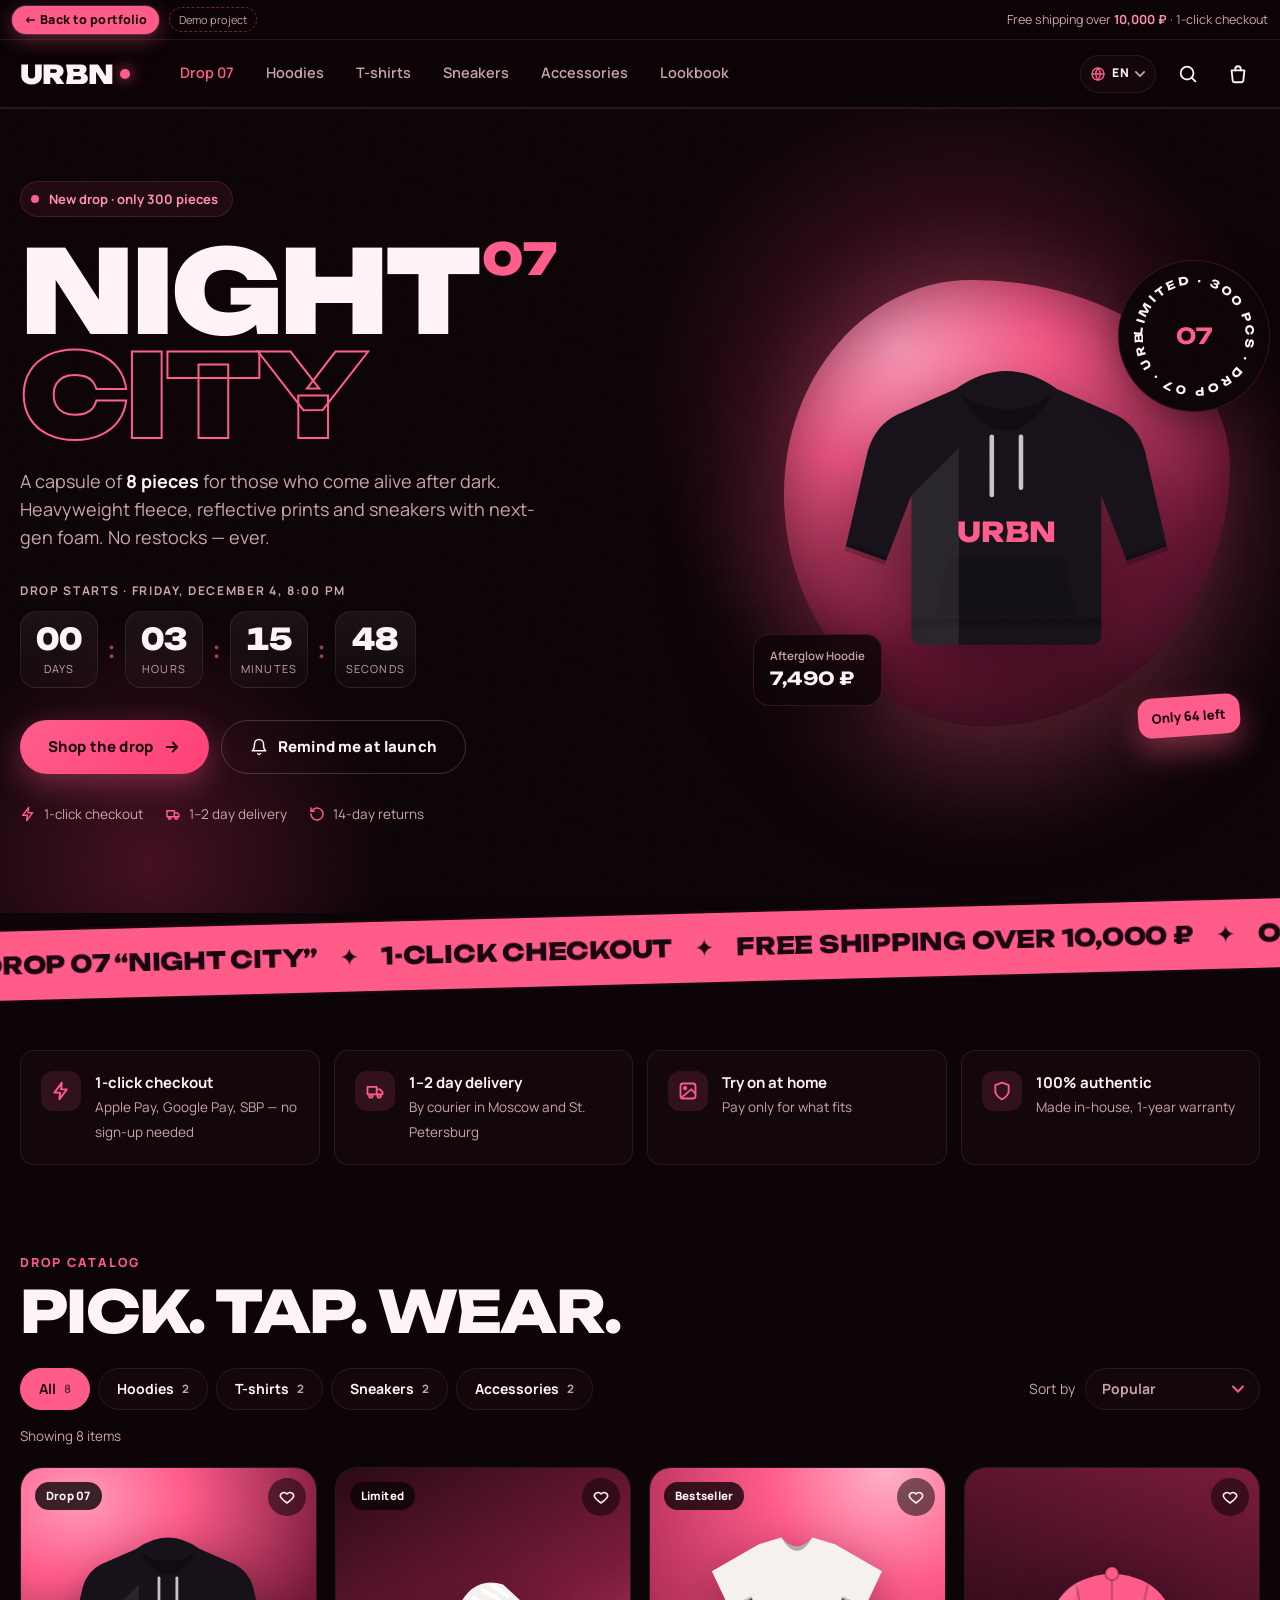
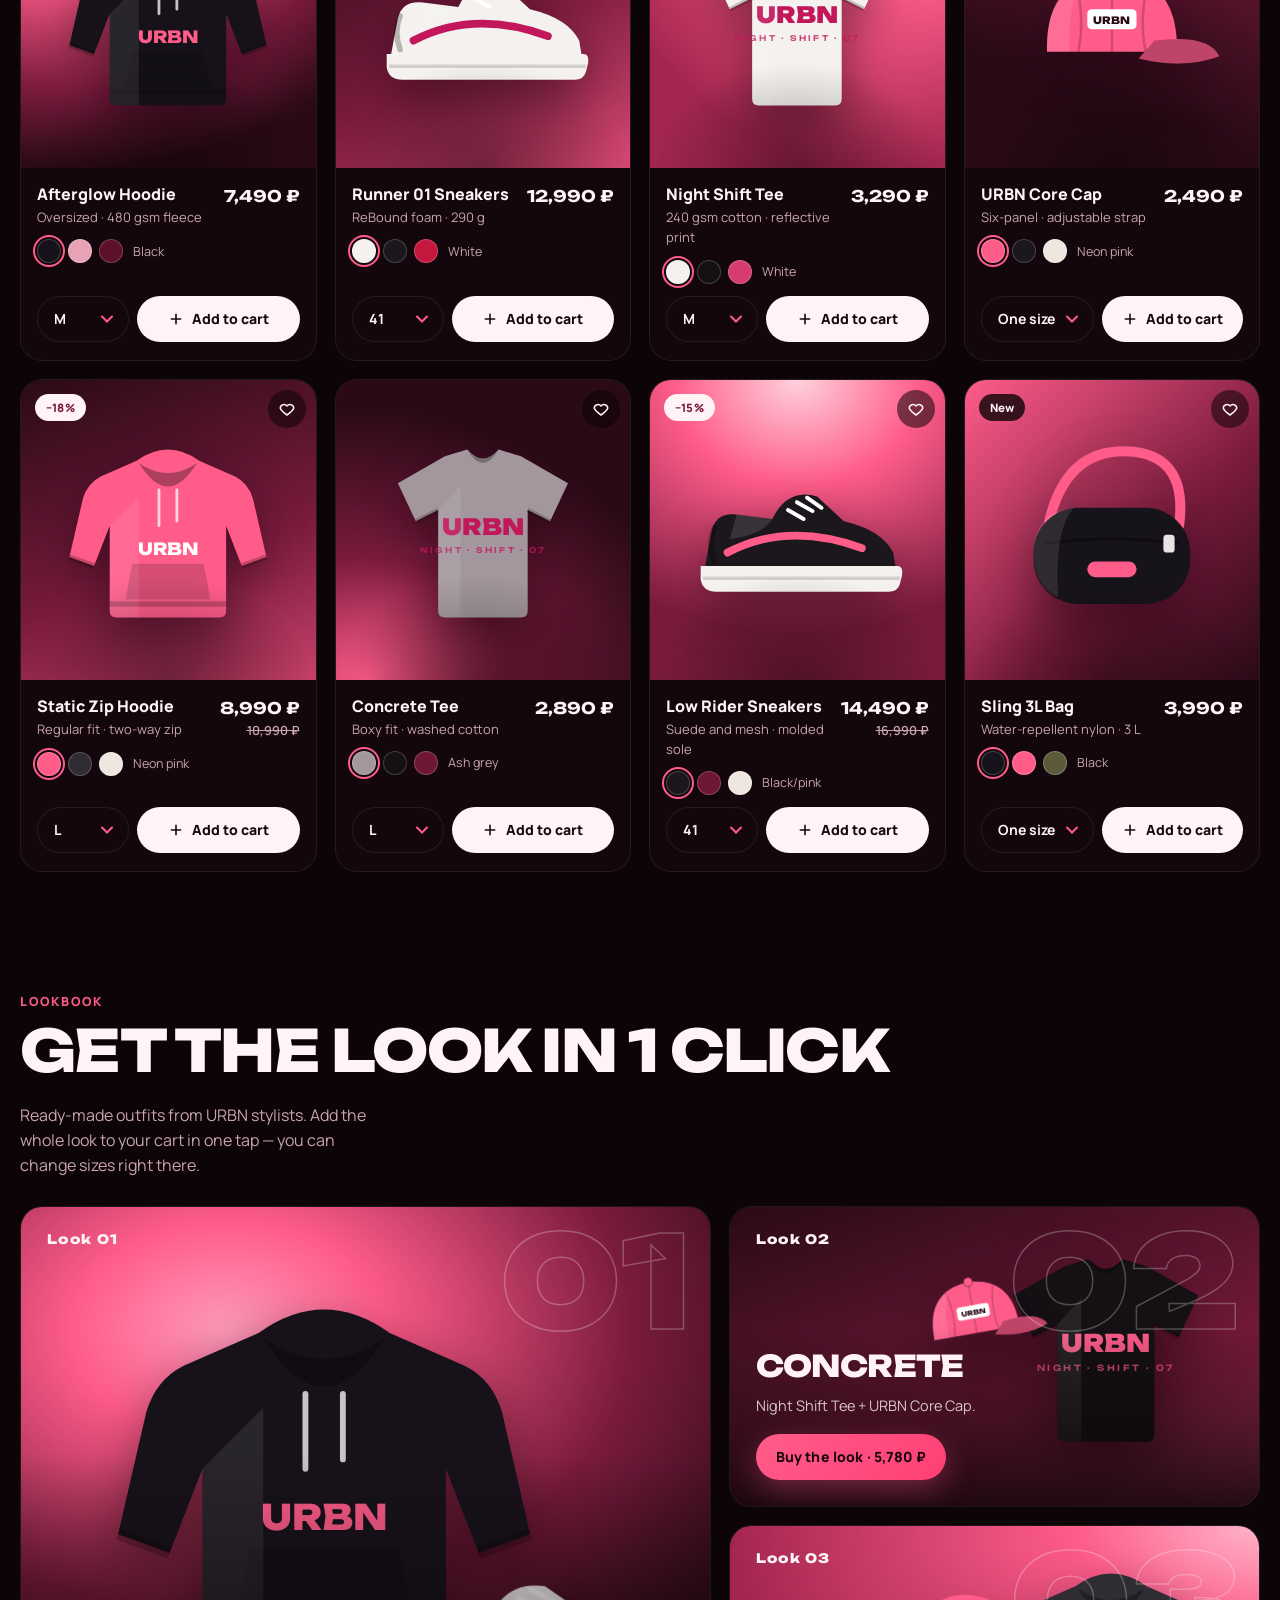
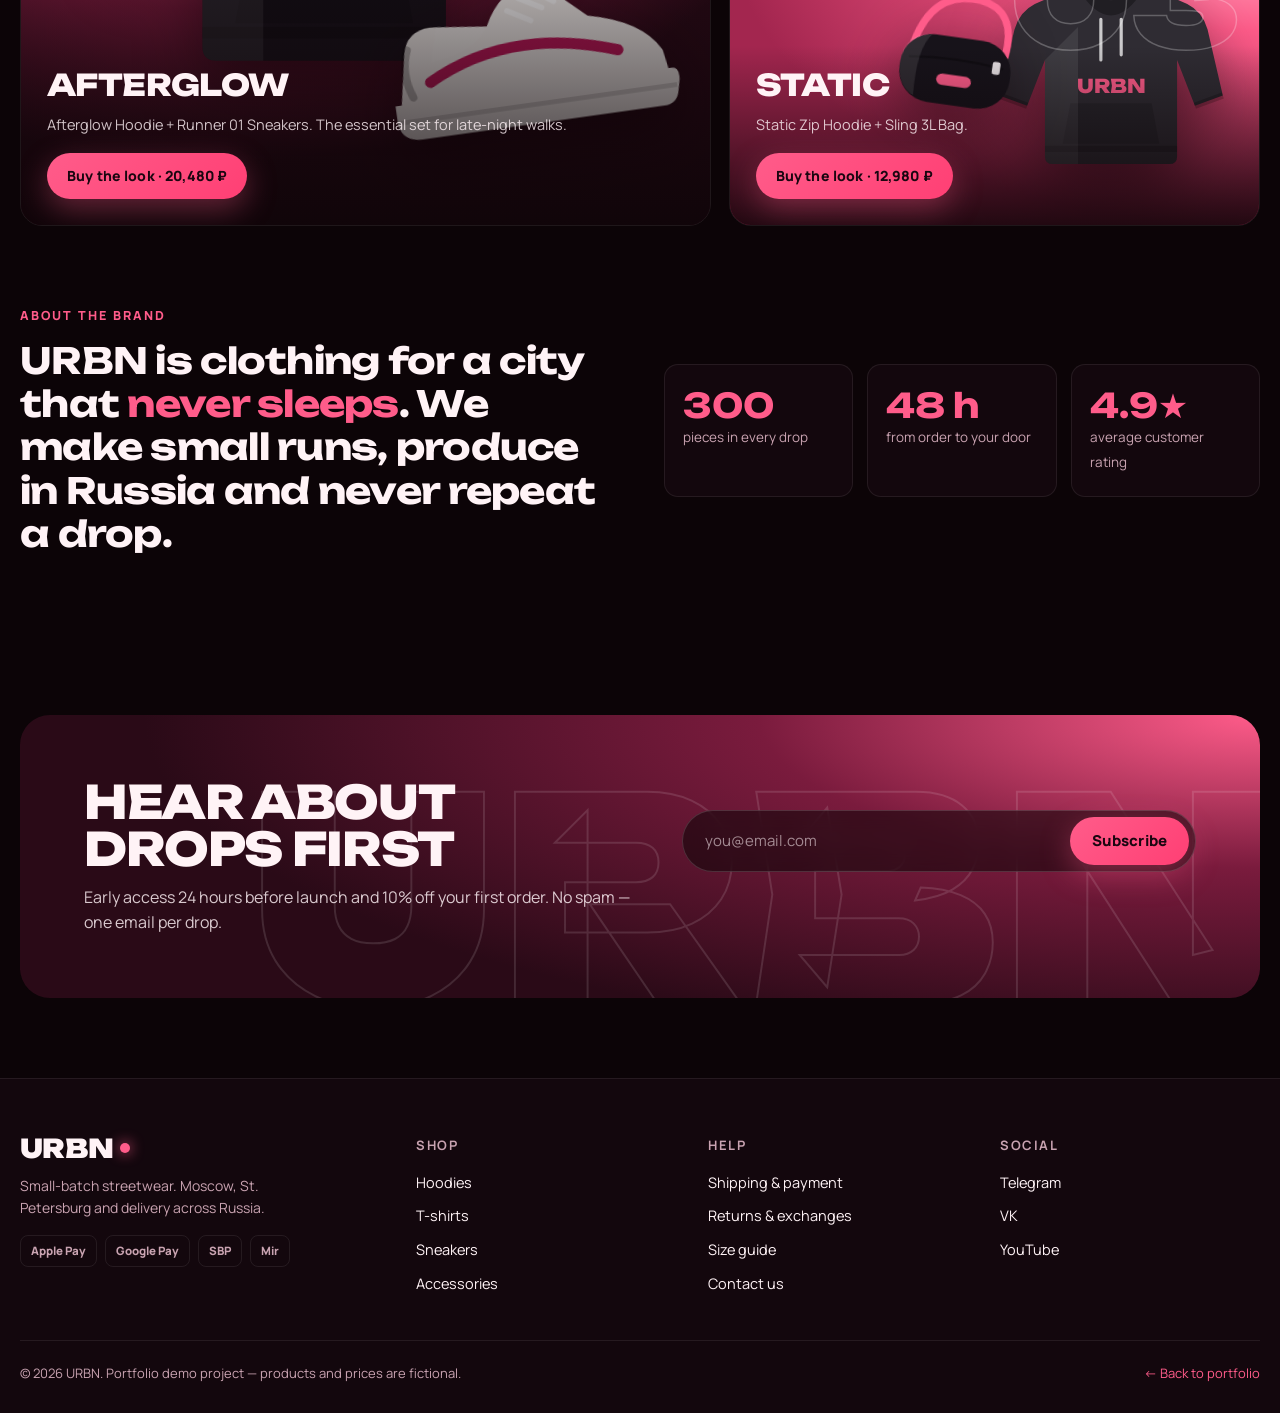
<file: projects/urbn/index.html>
<!doctype html>
<html lang="ru">
<head>
<meta charset="utf-8">
<meta name="viewport" content="width=device-width, initial-scale=1">
<title>URBN — магазин streetwear</title>
<meta name="description" content="URBN — магазин streetwear. Новый дроп «Ночной город», быстрая корзина и оплата в один клик.">
<meta name="theme-color" content="#0c0407">
<link rel="preconnect" href="https://fonts.googleapis.com">
<link rel="preconnect" href="https://fonts.gstatic.com" crossorigin>
<link href="https://fonts.googleapis.com/css2?family=Unbounded:wght@500;700;800;900&family=Manrope:wght@400;500;600;700;800&display=swap" rel="stylesheet">
<style>
:root{
  --bg:#0c0407;
  --bg-2:#13070d;
  --surface:#1a0a12;
  --surface-2:#22101a;
  --line:rgba(255,92,138,.16);
  --line-2:rgba(255,255,255,.08);
  --text:#fff3f6;
  --muted:#c9a3b1;
  --pink:#ff5c8a;
  --pink-2:#ff8fb0;
  --crimson:#7a1b3d;
  --deep:#2a0a17;
  --ok:#5cffb0;
  --radius:22px;
  --radius-sm:14px;
  --display:"Unbounded", "Arial Black", system-ui, sans-serif;
  --body:"Manrope", system-ui, -apple-system, "Segoe UI", sans-serif;
  --ease:cubic-bezier(.2,.8,.2,1);
  --bar-h:40px;
  --head-h:68px;
}
*,*::before,*::after{box-sizing:border-box}
html{scroll-behavior:smooth;overflow-x:clip}
body{
  margin:0;background:var(--bg);color:var(--text);font-family:var(--body);
  font-size:16px;line-height:1.55;-webkit-font-smoothing:antialiased;
  padding-top:var(--bar-h);overflow-x:clip;
}
body.locked{overflow:hidden}
img,svg{display:block;max-width:100%}
a{color:inherit;text-decoration:none}
button,input,select{font:inherit;color:inherit}
button{cursor:pointer;border:0;background:none;padding:0}
:focus-visible{outline:2px solid var(--pink);outline-offset:3px;border-radius:8px}
.wrap{width:min(1240px,100% - 32px);margin-inline:auto}
.sr-only{position:absolute;width:1px;height:1px;padding:0;margin:-1px;overflow:hidden;clip:rect(0,0,0,0);white-space:nowrap;border:0}
section{scroll-margin-top:calc(var(--bar-h) + var(--head-h) + 16px)}

/* grain */
body::before{
  content:"";position:fixed;inset:0;pointer-events:none;z-index:1;opacity:.06;mix-blend-mode:overlay;
  background-image:url("data:image/svg+xml,%3Csvg xmlns='http://www.w3.org/2000/svg' width='160' height='160'%3E%3Cfilter id='n'%3E%3CfeTurbulence type='fractalNoise' baseFrequency='.9' numOctaves='2' stitchTiles='stitch'/%3E%3C/filter%3E%3Crect width='100%25' height='100%25' filter='url(%23n)'/%3E%3C/svg%3E");
}

/* ---------- demo bar ---------- */
.demobar{
  position:fixed;top:0;left:0;right:0;height:var(--bar-h);z-index:90;
  display:flex;align-items:center;justify-content:space-between;gap:12px;
  padding:0 12px;background:rgba(12,4,7,.92);backdrop-filter:blur(10px);
  border-bottom:1px solid var(--line-2);font-size:12.5px;
}
.back-pill{
  display:inline-flex;align-items:center;gap:6px;height:28px;padding:0 12px;border-radius:999px;
  background:var(--pink);color:#1a0610;font-weight:800;letter-spacing:.01em;
  box-shadow:0 0 0 1px rgba(255,255,255,.12),0 6px 20px rgba(255,92,138,.35);
  transition:transform .2s var(--ease),box-shadow .2s;
}
.back-pill:hover{transform:translateY(-1px);box-shadow:0 0 0 1px rgba(255,255,255,.2),0 8px 26px rgba(255,92,138,.55)}
.demo-left{display:flex;align-items:center;gap:10px;min-width:0}
.demo-tag{font-size:11px;color:var(--muted);border:1px dashed rgba(255,92,138,.4);border-radius:999px;padding:3px 9px;white-space:nowrap}
.demo-note{color:var(--muted);white-space:nowrap;overflow:hidden;text-overflow:ellipsis}
.demo-note b{color:var(--pink-2)}

/* ---------- header ---------- */
.header{
  position:sticky;top:var(--bar-h);z-index:80;height:var(--head-h);
  background:rgba(12,4,7,.78);backdrop-filter:blur(16px) saturate(140%);
  border-bottom:1px solid var(--line-2);
}
.header .wrap{height:100%;display:flex;align-items:center;gap:24px}
.logo{font-family:var(--display);font-weight:900;font-size:26px;letter-spacing:-.02em;display:flex;align-items:center;gap:6px;line-height:1}
.logo i{width:10px;height:10px;border-radius:50%;background:var(--pink);box-shadow:0 0 14px var(--pink);font-style:normal}
.nav{display:flex;gap:4px;margin-left:12px}
.nav a{padding:8px 14px;border-radius:999px;font-weight:600;font-size:14.5px;color:var(--muted);transition:color .2s,background .2s}
.nav a:hover{color:var(--text);background:rgba(255,255,255,.05)}
.nav a.hot{color:var(--pink)}
.head-actions{margin-left:auto;display:flex;align-items:center;gap:6px}
.icon-btn{
  position:relative;width:44px;height:44px;border-radius:50%;display:grid;place-items:center;
  transition:background .2s,transform .2s var(--ease);
}
.icon-btn:hover{background:rgba(255,255,255,.07)}
.icon-btn svg{width:22px;height:22px}
.badge-count{
  position:absolute;top:3px;right:1px;min-width:19px;height:19px;padding:0 5px;border-radius:999px;
  background:var(--pink);color:#1a0610;font-size:11px;font-weight:800;display:grid;place-items:center;
  box-shadow:0 0 0 2px var(--bg);transform:scale(1);transition:transform .25s var(--ease);
}
.badge-count[data-empty="true"]{transform:scale(0)}
.badge-count.bump{animation:bump .5s var(--ease)}
@keyframes bump{0%{transform:scale(1)}35%{transform:scale(1.55)}65%{transform:scale(.9)}100%{transform:scale(1)}}
.cart-btn.shake{animation:shake .45s var(--ease)}
.lang{position:relative;flex:none;margin-right:4px}
.lang-toggle{
  display:inline-flex;align-items:center;gap:6px;height:38px;padding:0 10px 0 9px;border-radius:999px;
  border:1px solid var(--line-2);background:var(--bg-2);font-size:12px;font-weight:800;letter-spacing:.04em;
  transition:border-color .2s,background .2s,color .2s;
}
.lang-toggle:hover,.lang.open .lang-toggle{border-color:rgba(255,92,138,.5)}
.lang-toggle .globe{width:16px;height:16px;flex:none;color:var(--pink)}
.lang-toggle .chev{width:10px;height:10px;flex:none;color:var(--muted);transition:transform .25s var(--ease)}
.lang.open .lang-toggle .chev{transform:rotate(180deg)}
.lang-code{min-width:2ch;text-align:center}
.lang-menu{
  position:absolute;top:calc(100% + 10px);right:0;z-index:5;min-width:184px;max-width:calc(100vw - 32px);
  margin:0;padding:6px;list-style:none;border-radius:16px;
  background:rgba(26,10,18,.97);border:1px solid var(--line);
  box-shadow:0 20px 50px rgba(0,0,0,.55),0 0 0 1px rgba(255,255,255,.03);
  opacity:0;visibility:hidden;transform:translateY(-6px) scale(.97);transform-origin:top right;
  transition:opacity .18s var(--ease),transform .22s var(--ease),visibility 0s .22s;
}
.lang.open .lang-menu{opacity:1;visibility:visible;transform:none;transition:opacity .18s var(--ease),transform .22s var(--ease)}
.lang-opt{
  display:flex;align-items:center;gap:10px;width:100%;height:42px;padding:0 12px;border-radius:10px;
  font-size:14px;font-weight:600;text-align:left;color:var(--text);transition:background .15s,color .15s;
}
.lang-opt:hover,.lang-opt:focus-visible{background:rgba(255,92,138,.1)}
.lang-opt:focus-visible{outline-offset:-2px}
.lang-opt .name{flex:1;min-width:0;white-space:nowrap}
.lang-opt .code{font-size:11px;font-weight:800;letter-spacing:.06em;color:var(--muted)}
.lang-opt .tick{width:14px;height:14px;flex:none;color:var(--pink);opacity:0}
.lang-opt[aria-current="true"]{color:var(--pink-2)}
.lang-opt[aria-current="true"] .code{color:var(--pink)}
.lang-opt[aria-current="true"] .tick{opacity:1}
@keyframes shake{0%,100%{transform:rotate(0)}25%{transform:rotate(-12deg)}55%{transform:rotate(9deg)}80%{transform:rotate(-4deg)}}

.searchbar{
  position:sticky;top:calc(var(--bar-h) + var(--head-h));z-index:79;
  background:rgba(19,7,13,.95);backdrop-filter:blur(14px);border-bottom:1px solid var(--line);
  display:grid;grid-template-rows:0fr;transition:grid-template-rows .35s var(--ease);
}
.searchbar.open{grid-template-rows:1fr}
.searchbar>div{overflow:hidden}
.searchbar .wrap{display:flex;align-items:center;gap:12px;padding:14px 0}
.searchbar input{
  flex:1;min-width:0;height:48px;border-radius:999px;border:1px solid var(--line);background:var(--bg);
  padding:0 20px;font-size:16px;outline:none;transition:border-color .2s;
}
.searchbar input:focus{border-color:var(--pink)}
.searchbar .hint{color:var(--muted);font-size:13px;white-space:nowrap}

/* ---------- buttons ---------- */
.btn{
  display:inline-flex;align-items:center;justify-content:center;gap:10px;height:54px;padding:0 28px;border-radius:999px;
  font-weight:800;font-size:15px;letter-spacing:.01em;transition:transform .2s var(--ease),box-shadow .25s,background .2s,color .2s;
  white-space:nowrap;
}
.btn-primary{background:linear-gradient(135deg,var(--pink),#ff3f74);color:#1a0610;box-shadow:0 10px 30px rgba(255,92,138,.35)}
.btn-primary:hover{transform:translateY(-2px);box-shadow:0 16px 40px rgba(255,92,138,.5)}
.btn-ghost{border:1px solid rgba(255,255,255,.18);color:var(--text)}
.btn-ghost:hover{border-color:var(--pink);color:var(--pink)}
.btn svg{width:18px;height:18px}

/* ---------- hero ---------- */
.hero{position:relative;overflow:hidden;padding:72px 0 88px;isolation:isolate}
.hero::before{
  content:"";position:absolute;inset:-20% -10% auto auto;width:900px;height:900px;z-index:-1;
  background:radial-gradient(closest-side,rgba(255,92,138,.38),rgba(122,27,61,.25) 45%,transparent 72%);
}
.hero::after{
  content:"";position:absolute;left:-200px;bottom:-300px;width:700px;height:700px;z-index:-1;
  background:radial-gradient(closest-side,rgba(122,27,61,.5),transparent 70%);
}
.hero-grid{display:grid;grid-template-columns:1.15fr .85fr;gap:48px;align-items:center}
.eyebrow{
  display:inline-flex;align-items:center;gap:10px;padding:7px 14px 7px 10px;border-radius:999px;
  border:1px solid var(--line);background:rgba(255,92,138,.08);font-weight:700;font-size:13px;color:var(--pink-2);
}
.live-dot{width:8px;height:8px;border-radius:50%;background:var(--pink);box-shadow:0 0 0 0 rgba(255,92,138,.7);animation:pulse 1.8s infinite}
@keyframes pulse{0%{box-shadow:0 0 0 0 rgba(255,92,138,.7)}70%{box-shadow:0 0 0 10px rgba(255,92,138,0)}100%{box-shadow:0 0 0 0 rgba(255,92,138,0)}}
.hero h1{
  font-family:var(--display);font-weight:900;font-size:clamp(42px,9vw,118px);line-height:.9;letter-spacing:-.035em;
  margin:22px 0 22px;text-transform:uppercase;
}
.hero h1 .outline{color:transparent;-webkit-text-stroke:2px var(--pink);display:block}
.hero h1 .num{font-size:.38em;vertical-align:top;color:var(--pink);letter-spacing:0;margin-left:.1em}
.lead{color:var(--muted);font-size:clamp(16px,1.6vw,18px);max-width:520px;margin:0 0 30px}
.lead b{color:var(--text)}
.countdown-label{font-size:12px;text-transform:uppercase;letter-spacing:.14em;color:var(--muted);font-weight:700;margin-bottom:10px}
.countdown{display:flex;gap:10px;margin-bottom:32px;flex-wrap:wrap}
.cd-cell{
  min-width:78px;padding:12px 10px 10px;border-radius:16px;text-align:center;
  background:linear-gradient(180deg,rgba(255,255,255,.06),rgba(255,255,255,.02));border:1px solid var(--line-2);
}
.cd-num{font-family:var(--display);font-weight:800;font-size:30px;line-height:1;font-variant-numeric:tabular-nums}
.cd-unit{font-size:11px;color:var(--muted);text-transform:uppercase;letter-spacing:.1em;margin-top:6px}
.cd-sep{align-self:center;font-family:var(--display);font-size:24px;color:var(--pink);opacity:.6}
.hero-ctas{display:flex;gap:12px;flex-wrap:wrap}
.hero-trust{display:flex;gap:22px;margin-top:30px;color:var(--muted);font-size:13.5px;flex-wrap:wrap}
.hero-trust span{display:inline-flex;align-items:center;gap:8px}
.hero-trust svg{width:16px;height:16px;color:var(--pink)}

.hero-visual{position:relative;aspect-ratio:1/1;width:100%;max-width:520px;justify-self:center}
.hero-blob{
  position:absolute;inset:6%;border-radius:42% 58% 55% 45%/48% 42% 58% 52%;
  background:radial-gradient(120% 100% at 25% 15%,#ff9cbb 0%,#ff5c8a 28%,#7a1b3d 68%,#2a0a17 100%);
  box-shadow:0 40px 120px rgba(255,92,138,.35),inset 0 0 80px rgba(42,10,23,.6);
  animation:morph 14s ease-in-out infinite;
}
@keyframes morph{
  0%,100%{border-radius:42% 58% 55% 45%/48% 42% 58% 52%}
  50%{border-radius:58% 42% 45% 55%/40% 56% 44% 60%}
}
.hero-product{position:absolute;inset:14%;animation:float 6s ease-in-out infinite;filter:drop-shadow(0 30px 40px rgba(20,0,8,.6))}
@keyframes float{0%,100%{transform:translateY(0) rotate(-3deg)}50%{transform:translateY(-14px) rotate(2deg)}}
.sticker{
  position:absolute;right:-2%;top:2%;width:30%;aspect-ratio:1;border-radius:50%;
  background:var(--bg);border:1px solid var(--line);display:grid;place-items:center;
  box-shadow:0 10px 40px rgba(0,0,0,.4);
}
.sticker svg{position:absolute;inset:6%;width:88%;height:88%;animation:spin 16s linear infinite}
.sticker b{font-family:var(--display);font-size:clamp(14px,2.2vw,22px);color:var(--pink)}
@keyframes spin{to{transform:rotate(360deg)}}
.price-chip{
  position:absolute;left:0;bottom:10%;padding:12px 16px;border-radius:16px;
  background:rgba(12,4,7,.85);backdrop-filter:blur(10px);border:1px solid var(--line);
  box-shadow:0 20px 50px rgba(0,0,0,.45);
}
.price-chip small{display:block;color:var(--muted);font-size:11.5px;font-weight:600}
.price-chip strong{font-family:var(--display);font-size:18px}
.stock-chip{
  position:absolute;right:4%;bottom:4%;padding:10px 14px;border-radius:14px;background:var(--pink);color:#1a0610;
  font-weight:800;font-size:13px;transform:rotate(-4deg);box-shadow:0 14px 30px rgba(255,92,138,.4);
}

/* ---------- marquee ---------- */
.marquee{
  position:relative;z-index:2;background:var(--pink);color:#1a0610;overflow:hidden;
  transform:rotate(-1.5deg);margin:0 -20px;border-block:2px solid #1a0610;
}
.marquee-track{display:flex;width:max-content;animation:marquee 26s linear infinite}
.marquee:hover .marquee-track{animation-play-state:paused}
.marquee span{font-family:var(--display);font-weight:800;font-size:clamp(16px,2.2vw,24px);padding:16px 0;white-space:nowrap;text-transform:uppercase;letter-spacing:-.01em}
.marquee em{font-style:normal;margin:0 22px}
@keyframes marquee{to{transform:translateX(-50%)}}

/* ---------- perks ---------- */
.perks{padding:64px 0 16px}
.perks-grid{display:grid;grid-template-columns:repeat(4,1fr);gap:14px}
.perk{padding:20px;border-radius:var(--radius-sm);border:1px solid var(--line-2);background:var(--bg-2);display:flex;gap:14px;align-items:flex-start}
.perk-ic{flex:none;width:40px;height:40px;border-radius:12px;display:grid;place-items:center;background:rgba(255,92,138,.12);color:var(--pink)}
.perk-ic svg{width:20px;height:20px}
.perk b{display:block;font-size:15px}
.perk span{color:var(--muted);font-size:13.5px}

/* ---------- catalog ---------- */
.section-head{display:flex;align-items:flex-end;justify-content:space-between;gap:24px;margin-bottom:28px;flex-wrap:wrap}
.kicker{font-size:12.5px;font-weight:800;letter-spacing:.16em;text-transform:uppercase;color:var(--pink)}
.h2{font-family:var(--display);font-weight:800;font-size:clamp(30px,5vw,58px);line-height:1;letter-spacing:-.03em;margin:10px 0 0;text-transform:uppercase}
.catalog{padding:72px 0 40px}
.toolbar{display:flex;align-items:center;justify-content:space-between;gap:16px;margin-bottom:26px;flex-wrap:wrap}
.chips{display:flex;gap:8px;flex-wrap:wrap}
.chip{
  height:42px;padding:0 18px;border-radius:999px;border:1px solid var(--line-2);background:var(--bg-2);
  font-weight:700;font-size:14px;display:inline-flex;align-items:center;gap:8px;transition:all .2s var(--ease);
}
.chip small{font-size:11.5px;color:var(--muted);font-weight:700}
.chip:hover{border-color:rgba(255,92,138,.5)}
.chip[aria-pressed="true"]{background:var(--pink);border-color:var(--pink);color:#1a0610}
.chip[aria-pressed="true"] small{color:rgba(26,6,16,.65)}
.sort{display:flex;align-items:center;gap:10px;color:var(--muted);font-size:14px}
.select{
  appearance:none;-webkit-appearance:none;height:42px;border-radius:999px;border:1px solid var(--line-2);background-color:var(--bg-2);
  padding:0 38px 0 16px;font-weight:700;font-size:14px;cursor:pointer;
  background-image:url("data:image/svg+xml,%3Csvg xmlns='http://www.w3.org/2000/svg' width='12' height='8' fill='none'%3E%3Cpath d='M1 1.5l5 5 5-5' stroke='%23ff5c8a' stroke-width='2' stroke-linecap='round'/%3E%3C/svg%3E");
  background-repeat:no-repeat;background-position:right 15px center;
}
.select:hover{border-color:rgba(255,92,138,.5)}
.select option{background:var(--surface);color:var(--text)}
.result-note{color:var(--muted);font-size:13.5px;margin:-10px 0 20px}

.grid{display:grid;grid-template-columns:repeat(auto-fill,minmax(min(100%,264px),1fr));gap:18px}
.card{
  position:relative;border-radius:var(--radius);background:var(--bg-2);border:1px solid var(--line-2);overflow:hidden;
  display:flex;flex-direction:column;transition:transform .35s var(--ease),border-color .3s,box-shadow .35s;
  animation:cardIn .5s var(--ease) both;
}
@keyframes cardIn{from{opacity:0;transform:translateY(14px)}to{opacity:1;transform:none}}
.card.is-hidden{display:none}
.card:hover{transform:translateY(-6px);border-color:rgba(255,92,138,.4);box-shadow:0 30px 60px -20px rgba(255,92,138,.35)}
.card-media{position:relative;aspect-ratio:1/1.02;background:var(--bg-card);overflow:hidden}
.card-media::after{
  content:"";position:absolute;inset:0;background:radial-gradient(70% 50% at 50% 100%,rgba(0,0,0,.35),transparent 70%);pointer-events:none;
}
.art{position:absolute;inset:12%;transition:transform .6s var(--ease);filter:drop-shadow(0 18px 24px rgba(20,0,8,.45))}
.art svg{width:100%;height:100%}
.card:hover .art{transform:scale(1.08) rotate(-4deg)}
.card-badge{
  position:absolute;top:14px;left:14px;z-index:2;padding:5px 11px;border-radius:999px;font-size:11.5px;font-weight:800;
  background:rgba(12,4,7,.8);color:var(--text);backdrop-filter:blur(6px);letter-spacing:.02em;
}
.card-badge.sale{background:var(--text);color:var(--crimson)}
.fav{
  position:absolute;top:10px;right:10px;z-index:2;width:38px;height:38px;border-radius:50%;display:grid;place-items:center;
  background:rgba(12,4,7,.55);backdrop-filter:blur(6px);transition:transform .2s var(--ease),background .2s;
}
.fav svg{width:18px;height:18px}
.fav:hover{transform:scale(1.1)}
.fav[aria-pressed="true"]{color:var(--pink)}
.fav[aria-pressed="true"] svg path{fill:currentColor}
.card-stock{
  position:absolute;left:14px;bottom:14px;z-index:2;font-size:12px;font-weight:700;color:#fff;
  padding:5px 10px;border-radius:999px;background:rgba(12,4,7,.55);backdrop-filter:blur(6px);
  transform:translateY(8px);opacity:0;transition:all .35s var(--ease);
}
.card:hover .card-stock,.card:focus-within .card-stock{opacity:1;transform:none}
.card-body{padding:16px 16px 18px;display:flex;flex-direction:column;gap:12px;flex:1}
.card-top{display:flex;justify-content:space-between;gap:10px;align-items:flex-start}
.card h3{margin:0;font-size:16px;font-weight:800;line-height:1.3}
.card-meta{margin:2px 0 0;font-size:13px;color:var(--muted)}
.price{text-align:right;white-space:nowrap;font-family:var(--display);font-weight:700;font-size:16px}
.price s{display:block;font-family:var(--body);font-size:12.5px;color:var(--muted);font-weight:600}
.swatch-row{display:flex;align-items:center;gap:10px}
.swatches{display:flex;gap:7px}
.swatch{
  width:24px;height:24px;border-radius:50%;background:var(--c);
  box-shadow:inset 0 0 0 1px rgba(255,255,255,.2);position:relative;transition:transform .2s var(--ease);
}
.swatch::after{content:"";position:absolute;inset:-4px;border-radius:50%;border:2px solid transparent;transition:border-color .2s}
.swatch:hover{transform:scale(1.1)}
.swatch[aria-checked="true"]::after{border-color:var(--pink)}
.color-name{font-size:12.5px;color:var(--muted)}
.card-actions{display:flex;gap:8px;margin-top:auto}
.card-actions .select{height:46px;flex:0 0 auto;min-width:92px}
.add{
  flex:1;height:46px;border-radius:999px;background:var(--text);color:#1a0610;font-weight:800;font-size:14px;
  display:inline-flex;align-items:center;justify-content:center;gap:8px;transition:background .2s,color .2s,transform .15s;
}
.add:hover{background:var(--pink)}
.add:active{transform:scale(.97)}
.add.done{background:var(--ok)}
.add svg{width:16px;height:16px;flex:none}
.add{min-width:0}
.add span{white-space:nowrap;overflow:hidden;text-overflow:ellipsis;min-width:0}
.empty-results{grid-column:1/-1;text-align:center;padding:60px 20px;border:1px dashed var(--line);border-radius:var(--radius);color:var(--muted)}
.empty-results b{display:block;color:var(--text);font-size:18px;margin-bottom:6px}

/* ---------- lookbook ---------- */
.lookbook{padding:80px 0 40px}
.look-grid{display:grid;grid-template-columns:1.3fr 1fr;grid-template-rows:auto auto;gap:18px}
.look{
  position:relative;border-radius:var(--radius);overflow:hidden;min-height:300px;padding:26px;
  display:flex;flex-direction:column;justify-content:flex-end;isolation:isolate;border:1px solid var(--line-2);
}
.look:first-child{grid-row:span 2;min-height:620px}
.look-bg{position:absolute;inset:0;z-index:-2;transition:transform .8s var(--ease)}
.look:hover .look-bg{transform:scale(1.04)}
.look::after{content:"";position:absolute;inset:0;z-index:-1;background:linear-gradient(180deg,transparent 40%,rgba(12,4,7,.85))}
.look-art{position:absolute;inset:0;z-index:-1;pointer-events:none}
.look-art > div{position:absolute;filter:drop-shadow(0 24px 30px rgba(20,0,8,.55));transition:transform .8s var(--ease)}
.look:hover .look-art > div:first-child{transform:translateY(-8px) rotate(-2deg)}
.look-num{position:absolute;top:22px;left:26px;font-family:var(--display);font-weight:800;font-size:13px;letter-spacing:.1em}
.look-big{position:absolute;top:10px;right:18px;font-family:var(--display);font-weight:900;font-size:clamp(60px,10vw,150px);line-height:1;color:transparent;-webkit-text-stroke:1.5px rgba(255,255,255,.25);z-index:-1}
.look h3{font-family:var(--display);font-weight:800;font-size:clamp(20px,2.4vw,30px);margin:0 0 6px;text-transform:uppercase;letter-spacing:-.02em}
.look p{margin:0 0 16px;color:rgba(255,243,246,.8);font-size:14.5px}
.look .btn{height:46px;padding:0 20px;font-size:14px;align-self:flex-start}

.brand{padding:80px 0;display:grid;grid-template-columns:1fr 1fr;gap:48px;align-items:center}
.manifesto{font-family:var(--display);font-weight:700;font-size:clamp(22px,3vw,36px);line-height:1.2;letter-spacing:-.02em;margin:14px 0 0}
.manifesto em{font-style:normal;color:var(--pink)}
.stats{display:grid;grid-template-columns:repeat(3,1fr);gap:14px}
.stat{padding:22px 18px;border-radius:var(--radius-sm);background:var(--bg-2);border:1px solid var(--line-2)}
.stat b{display:block;font-family:var(--display);font-size:clamp(24px,3vw,34px);color:var(--pink);line-height:1.1}
.stat span{color:var(--muted);font-size:13.5px}

/* ---------- newsletter ---------- */
.news{
  position:relative;overflow:hidden;border-radius:30px;padding:clamp(28px,5vw,64px);margin:40px 0 80px;isolation:isolate;
  background:radial-gradient(90% 120% at 100% 0%,#ff5c8a 0%,#7a1b3d 45%,#2a0a17 100%);
}
.news::before{
  content:"URBN";position:absolute;right:-20px;bottom:-40px;z-index:-1;font-family:var(--display);font-weight:900;
  font-size:clamp(120px,22vw,300px);line-height:1;color:transparent;-webkit-text-stroke:2px rgba(255,255,255,.12);
}
.news-grid{display:grid;grid-template-columns:1.1fr 1fr;gap:32px;align-items:center}
.news h2{font-family:var(--display);font-weight:800;font-size:clamp(26px,4vw,46px);line-height:1.02;margin:0 0 12px;text-transform:uppercase;letter-spacing:-.03em}
.news p{margin:0;color:rgba(255,243,246,.82)}
.news-form{display:flex;gap:8px;background:rgba(12,4,7,.55);padding:6px;border-radius:999px;border:1px solid rgba(255,255,255,.15);backdrop-filter:blur(10px)}
.news-form input{flex:1;min-width:0;background:none;border:0;outline:none;padding:0 16px;font-size:15px}
.news-form input::placeholder{color:rgba(255,243,246,.55)}
.news-form .btn{height:48px;padding:0 22px}
.news-msg{min-height:22px;margin-top:10px;font-size:14px;font-weight:600}
.news-msg.err{color:#ffd0dc}
.news-msg.ok{color:var(--ok)}

/* ---------- footer ---------- */
.footer{border-top:1px solid var(--line-2);padding:56px 0 30px;background:var(--bg-2)}
.foot-grid{display:grid;grid-template-columns:1.4fr repeat(3,1fr);gap:32px}
.footer p{color:var(--muted);font-size:14px;max-width:300px}
.footer h4{margin:0 0 14px;font-size:13px;letter-spacing:.12em;text-transform:uppercase;color:var(--muted)}
.footer ul{list-style:none;margin:0;padding:0;display:grid;gap:9px}
.footer ul a{font-size:14.5px;transition:color .2s}
.footer ul a:hover{color:var(--pink)}
.pay-row{display:flex;gap:8px;flex-wrap:wrap;margin-top:16px}
.pay-row span{font-size:11.5px;font-weight:800;padding:6px 10px;border-radius:8px;border:1px solid var(--line-2);color:var(--muted)}
.foot-bottom{display:flex;justify-content:space-between;gap:16px;flex-wrap:wrap;margin-top:44px;padding-top:22px;border-top:1px solid var(--line-2);color:var(--muted);font-size:13px}

/* ---------- drawer ---------- */
.scrim{
  position:fixed;inset:0;z-index:100;background:rgba(5,1,3,.6);backdrop-filter:blur(4px);
  opacity:0;visibility:hidden;transition:opacity .35s,visibility 0s .35s;
}
.drawer{
  position:fixed;top:0;right:0;bottom:0;z-index:101;width:min(440px,100%);
  background:var(--surface);border-left:1px solid var(--line);display:flex;flex-direction:column;
  transform:translateX(100%);visibility:hidden;transition:transform .45s var(--ease),visibility 0s .45s;
  box-shadow:-30px 0 80px rgba(0,0,0,.5);
}
.cart-open .scrim{opacity:1;visibility:visible;transition:opacity .35s}
.cart-open .drawer{transform:none;visibility:visible;transition:transform .45s var(--ease)}
.drawer-head{display:flex;align-items:center;justify-content:space-between;padding:18px 20px;border-bottom:1px solid var(--line-2)}
.drawer-head h2{margin:0;font-family:var(--display);font-size:20px;font-weight:800;text-transform:uppercase;letter-spacing:-.01em}
.drawer-head h2 #cartCountText{color:var(--pink);font-size:14px;margin-left:6px;vertical-align:middle}
.ship{padding:16px 20px;border-bottom:1px solid var(--line-2)}
.ship p{margin:0 0 10px;font-size:13.5px;color:var(--muted)}
.ship p b{color:var(--text)}
.ship p.done b{color:var(--ok)}
.ship-bar{height:8px;border-radius:99px;background:rgba(255,255,255,.07);overflow:hidden}
.ship-bar span{display:block;height:100%;width:0;border-radius:inherit;background:linear-gradient(90deg,var(--crimson),var(--pink));transition:width .5s var(--ease)}
.ship-bar.full span{background:linear-gradient(90deg,var(--pink),var(--ok))}
.drawer-body{flex:1;overflow-y:auto;padding:8px 20px 20px;overscroll-behavior:contain}
.cart-list{list-style:none;margin:0;padding:0}
.line{display:grid;grid-template-columns:76px 1fr auto;gap:14px;padding:16px 0;border-bottom:1px solid var(--line-2);animation:cardIn .35s var(--ease) both}
.thumb{width:76px;height:84px;border-radius:14px;overflow:hidden;position:relative}
.thumb svg{position:absolute;inset:10%;width:80%;height:80%}
.line h4{margin:0;font-size:14.5px;line-height:1.3}
.line .opts{font-size:12.5px;color:var(--muted);margin:3px 0 10px}
.qty{display:inline-flex;align-items:center;border:1px solid var(--line-2);border-radius:999px;height:34px}
.qty button{width:34px;height:34px;display:grid;place-items:center;border-radius:50%;font-size:18px;line-height:1}
.qty button:hover{color:var(--pink)}
.qty output{min-width:22px;text-align:center;font-weight:800;font-size:14px}
.line-right{display:flex;flex-direction:column;align-items:flex-end;justify-content:space-between}
.line-price{font-weight:800;white-space:nowrap}
.rm{font-size:12.5px;color:var(--muted);text-decoration:underline;text-underline-offset:3px}
.rm:hover{color:var(--pink)}
.cart-empty{text-align:center;padding:48px 10px 24px}
.cart-empty .bag{width:84px;height:84px;margin:0 auto 18px;border-radius:50%;display:grid;place-items:center;background:rgba(255,92,138,.1);color:var(--pink)}
.cart-empty .bag svg{width:36px;height:36px}
.cart-empty b{display:block;font-size:18px;margin-bottom:6px}
.cart-empty p{color:var(--muted);margin:0 0 20px;font-size:14px}
.upsell{margin-top:18px;padding:14px;border-radius:16px;border:1px dashed rgba(255,92,138,.4);background:rgba(255,92,138,.05)}
.upsell-title{font-size:12px;font-weight:800;letter-spacing:.12em;text-transform:uppercase;color:var(--pink);margin-bottom:10px}
.upsell-row{display:grid;grid-template-columns:56px 1fr auto;gap:12px;align-items:center}
.upsell .thumb{width:56px;height:60px;border-radius:12px}
.upsell b{display:block;font-size:14px}
.upsell span{font-size:12.5px;color:var(--muted)}
.upsell-add{height:36px;padding:0 14px;border-radius:999px;background:var(--text);color:#1a0610;font-weight:800;font-size:13px;white-space:nowrap}
.upsell-add:hover{background:var(--pink)}
.drawer-foot{padding:16px 20px 20px;border-top:1px solid var(--line-2);background:var(--surface-2)}
.sum-row{display:flex;justify-content:space-between;font-size:14px;color:var(--muted);margin-bottom:6px}
.sum-row.total{color:var(--text);font-size:18px;font-weight:800;margin:10px 0 14px}
.sum-row .free{color:var(--ok);font-weight:700}
.pay{
  position:relative;width:100%;height:58px;border-radius:999px;font-weight:800;font-size:15.5px;
  background:linear-gradient(135deg,var(--pink),#ff3f74);color:#1a0610;display:flex;align-items:center;justify-content:center;gap:10px;
  box-shadow:0 12px 30px rgba(255,92,138,.35);transition:transform .2s var(--ease),opacity .2s,box-shadow .2s;overflow:hidden;
}
.pay:hover:not(:disabled){transform:translateY(-2px);box-shadow:0 16px 40px rgba(255,92,138,.5)}
.pay:disabled{opacity:.4;cursor:not-allowed;box-shadow:none}
.pay svg{width:20px;height:20px}
.pay .spinner{display:none;width:20px;height:20px;border-radius:50%;border:2.5px solid rgba(26,6,16,.3);border-top-color:#1a0610;animation:spin .7s linear infinite}
.pay.loading .spinner{display:block}
.pay.loading .bolt{display:none}
.pay.loading::after{content:"";position:absolute;inset:0;background:linear-gradient(90deg,transparent,rgba(255,255,255,.35),transparent);animation:sheen 1.1s linear infinite}
@keyframes sheen{from{transform:translateX(-100%)}to{transform:translateX(100%)}}
.secure{display:flex;align-items:center;justify-content:center;gap:6px;margin-top:10px;font-size:12px;color:var(--muted)}
.secure svg{width:13px;height:13px}

.success{
  position:absolute;inset:0;z-index:3;background:var(--surface);display:flex;flex-direction:column;align-items:center;justify-content:center;
  text-align:center;padding:32px;overflow:hidden;
}
.success[hidden]{display:none}
.check{width:110px;height:110px;margin-bottom:24px}
.check circle{stroke-dasharray:314;stroke-dashoffset:314;animation:draw .7s var(--ease) forwards}
.check path{stroke-dasharray:80;stroke-dashoffset:80;animation:draw .45s .55s var(--ease) forwards}
@keyframes draw{to{stroke-dashoffset:0}}
.success h3{font-family:var(--display);font-size:28px;margin:0 0 8px;text-transform:uppercase}
.success p{color:var(--muted);margin:0 0 6px;max-width:300px}
.receipt{margin:20px 0 26px;width:100%;max-width:300px;border-radius:16px;border:1px solid var(--line-2);padding:14px 16px;text-align:left;font-size:14px}
.receipt div{display:flex;justify-content:space-between;padding:4px 0;color:var(--muted)}
.receipt div b{color:var(--text)}
.confetti{position:absolute;top:-12px;width:8px;height:14px;border-radius:2px;pointer-events:none;animation:fall linear forwards}
@keyframes fall{to{transform:translate3d(var(--dx),110vh,0) rotate(var(--r));opacity:.2}}

/* ---------- toast & fly ---------- */
.toast{
  position:fixed;left:50%;bottom:22px;z-index:120;width:min(420px,calc(100% - 32px));
  display:flex;align-items:center;gap:12px;padding:12px 12px 12px 16px;border-radius:18px;
  background:rgba(26,10,18,.94);backdrop-filter:blur(14px);border:1px solid var(--line);box-shadow:0 20px 60px rgba(0,0,0,.5);
  transform:translate(-50%,140%);opacity:0;transition:transform .45s var(--ease),opacity .3s;
}
.toast.show{transform:translate(-50%,0);opacity:1}
.toast-ic{flex:none;width:34px;height:34px;border-radius:50%;background:var(--pink);color:#1a0610;display:grid;place-items:center}
.toast-ic svg{width:18px;height:18px}
.toast-txt{flex:1;min-width:0;font-size:13.5px;line-height:1.35}
.toast-txt b{display:block;font-size:14px;white-space:nowrap;overflow:hidden;text-overflow:ellipsis}
.toast-txt span{color:var(--muted)}
.toast-btn{flex:none;height:36px;padding:0 14px;border-radius:999px;border:1px solid var(--line);font-weight:800;font-size:13px}
.toast-btn:hover{border-color:var(--pink);color:var(--pink)}
.fly{position:fixed;z-index:150;pointer-events:none;transform-origin:50% 50%;will-change:transform}
.fly svg{width:100%;height:100%}

/* ---------- reveal ---------- */
.reveal{opacity:0;transform:translateY(24px);transition:opacity .8s var(--ease),transform .8s var(--ease)}
.reveal.in{opacity:1;transform:none}

/* ---------- responsive ---------- */
@media (max-width:1180px){
  .nav a{padding:8px 10px}
}
@media (max-width:1020px){
  .nav{display:none}
  .perks-grid{grid-template-columns:repeat(2,1fr)}
  .brand{grid-template-columns:1fr;gap:28px}
  .foot-grid{grid-template-columns:1fr 1fr}
}
@media (max-width:860px){
  .hero{padding:40px 0 64px}
  .hero-grid{grid-template-columns:1fr;gap:28px}
  .hero-visual{max-width:400px;order:-1}
  .look-grid{grid-template-columns:1fr}
  .look:first-child{grid-row:auto;min-height:460px}
  .news-grid{grid-template-columns:1fr}
  .demo-note{display:none}
}
@media (max-width:560px){
  :root{--head-h:60px}
  .header .wrap{gap:12px}
  .logo{font-size:22px}
  .cd-cell{min-width:0;flex:1;padding:10px 4px 8px}
  .cd-num{font-size:24px}
  .cd-unit{font-size:10px;letter-spacing:.05em;overflow-wrap:anywhere}
  .cd-sep{display:none}
  .countdown{gap:8px;flex-wrap:nowrap}
  .hero-ctas .btn{flex:1 1 100%}
  .perks-grid{grid-template-columns:1fr}
  .stats{grid-template-columns:1fr}
  .toolbar{align-items:stretch}
  .chips{flex-wrap:nowrap;overflow-x:auto;margin-inline:-16px;padding:2px 16px 6px;scrollbar-width:none}
  .chips::-webkit-scrollbar{display:none}
  .chip{flex:none}
  .sort{width:100%;justify-content:space-between}
  .news-form{flex-direction:column;border-radius:22px}
  .news-form input{height:48px}
  .news-form .btn{width:100%}
  .foot-grid{grid-template-columns:1fr}
  .searchbar .hint{display:none}
  .look{padding:20px}
  .price-chip{padding:9px 12px}
  .price-chip strong{font-size:15px}
}
@media (max-width:380px){
  .demo-tag{display:none}
  .head-actions{gap:2px}
  .icon-btn{width:40px;height:40px}
  .lang{margin-right:2px}
  .lang-toggle{gap:4px;padding:0 8px 0 7px;font-size:11.5px}
  .card-actions .select{min-width:80px;padding-right:30px;background-position:right 11px center}
}

/* ---------- language-switch curtain ---------- */
.lang-curtain{position:fixed;top:0;right:0;bottom:0;left:0;z-index:1000;pointer-events:none}
.lang-curtain.is-in{pointer-events:auto}
.lang-curtain__panel{position:absolute;top:0;right:0;bottom:0;left:0;-webkit-clip-path:inset(100% 0 0 0);clip-path:inset(100% 0 0 0)}
.lang-curtain__panel--back{background:var(--deep)}
.lang-curtain__panel--front{background:var(--pink);color:#1a0610;display:flex;flex-direction:column;align-items:center;justify-content:center;padding:0 16px;text-align:center}
.lang-curtain__panel--front > * + *{margin-top:12px}
.is-in .lang-curtain__panel{-webkit-clip-path:inset(0 0 0 0);clip-path:inset(0 0 0 0);transition:-webkit-clip-path .6s cubic-bezier(.76,0,.24,1),clip-path .6s cubic-bezier(.76,0,.24,1)}
.is-in .lang-curtain__panel--front{transition-delay:.08s}
.is-in.is-out .lang-curtain__panel{-webkit-clip-path:inset(0 0 100% 0);clip-path:inset(0 0 100% 0)}
.is-in.is-out .lang-curtain__panel--back{transition-delay:.08s}
.is-in.is-out .lang-curtain__panel--front{transition-delay:0s}
.lang-curtain__word{font-family:var(--display);font-weight:900;font-size:clamp(40px,11vw,160px);line-height:1;letter-spacing:-.04em;text-transform:uppercase;opacity:0;transform:translateY(60px)}
.lang-curtain__code{font-family:var(--body);font-size:13px;font-weight:800;letter-spacing:.4em;opacity:0}
.is-in .lang-curtain__word{animation:curtainWord 1.3s cubic-bezier(.22,1,.36,1) .25s both}
.is-in .lang-curtain__code{animation:curtainCode 1.3s ease .3s both}
@keyframes curtainWord{0%{opacity:0;transform:translateY(60px)}30%,55%{opacity:1;transform:translateY(0)}75%,100%{opacity:0;transform:translateY(-40px)}}
@keyframes curtainCode{0%{opacity:0}30%,55%{opacity:.7}75%,100%{opacity:0}}

@media (prefers-reduced-motion:reduce){
  html{scroll-behavior:auto}
  *,*::before,*::after{animation-duration:.001ms!important;animation-iteration-count:1!important;transition-duration:.001ms!important;transition-delay:0s!important}
  .marquee-track{animation:none!important}
  .reveal{opacity:1;transform:none}
  .check circle,.check path{stroke-dashoffset:0}
}
</style>
</head>
<body>

<!-- Demo bar -->
<div class="demobar">
  <div class="demo-left">
    <a class="back-pill" href="../../index.html#works" data-i18n="back">← Назад в портфолио</a>
    <span class="demo-tag" data-i18n="demoTag">Демо-проект</span>
  </div>
  <div class="demo-note" data-i18n="demoNote">Бесплатная доставка от <b>10 000 ₽</b> · Оплата в 1 клик</div>
</div>

<!-- Header -->
<header class="header">
  <div class="wrap">
    <a href="#top" class="logo" aria-label="URBN — на главную" data-i18n-aria="logoAria">URBN<i></i></a>
    <nav class="nav" aria-label="Категории" data-i18n-aria="navAria">
      <a href="#catalog" class="hot" data-nav="all" data-i18n="navDrop">Дроп 07</a>
      <a href="#catalog" data-nav="hoodie" data-i18n="cat.hoodie">Худи</a>
      <a href="#catalog" data-nav="tee" data-i18n="cat.tee">Футболки</a>
      <a href="#catalog" data-nav="sneakers" data-i18n="cat.sneakers">Кроссовки</a>
      <a href="#catalog" data-nav="acc" data-i18n="cat.acc">Аксессуары</a>
      <a href="#lookbook" data-i18n="lookbook">Лукбук</a>
    </nav>
    <div class="head-actions">
      <div class="lang" id="langPicker">
        <button class="lang-toggle" id="langToggle" type="button" aria-haspopup="true" aria-expanded="false" aria-controls="langMenu" aria-label="Язык: Русский. Выбрать язык">
          <svg class="globe" viewBox="0 0 24 24" fill="none" stroke="currentColor" stroke-width="2" stroke-linecap="round" stroke-linejoin="round" aria-hidden="true"><circle cx="12" cy="12" r="9"/><path d="M3 12h18M12 3a14 14 0 0 1 0 18M12 3a14 14 0 0 0 0 18"/></svg>
          <span class="lang-code" id="langCode">RU</span>
          <svg class="chev" viewBox="0 0 12 8" fill="none" stroke="currentColor" stroke-width="2" stroke-linecap="round" stroke-linejoin="round" aria-hidden="true"><path d="M1 1.5l5 5 5-5"/></svg>
        </button>
        <ul class="lang-menu" id="langMenu" role="group" aria-label="Язык" data-i18n-aria="langAria">
          <li><button class="lang-opt" type="button" data-lang="ru" lang="ru" aria-current="true"><span class="name">Русский</span><span class="code" aria-hidden="true">RU</span><svg class="tick" viewBox="0 0 24 24" fill="none" stroke="currentColor" stroke-width="3" stroke-linecap="round" stroke-linejoin="round" aria-hidden="true"><path d="M5 12.5l4.5 4.5L19 7.5"/></svg></button></li>
          <li><button class="lang-opt" type="button" data-lang="en" lang="en" aria-current="false"><span class="name">English</span><span class="code" aria-hidden="true">EN</span><svg class="tick" viewBox="0 0 24 24" fill="none" stroke="currentColor" stroke-width="3" stroke-linecap="round" stroke-linejoin="round" aria-hidden="true"><path d="M5 12.5l4.5 4.5L19 7.5"/></svg></button></li>
          <li><button class="lang-opt" type="button" data-lang="es" lang="es" aria-current="false"><span class="name">Español</span><span class="code" aria-hidden="true">ES</span><svg class="tick" viewBox="0 0 24 24" fill="none" stroke="currentColor" stroke-width="3" stroke-linecap="round" stroke-linejoin="round" aria-hidden="true"><path d="M5 12.5l4.5 4.5L19 7.5"/></svg></button></li>
        </ul>
      </div>
      <button class="icon-btn" id="searchBtn" aria-label="Поиск" data-i18n-aria="searchAria" aria-expanded="false" aria-controls="searchbar">
        <svg viewBox="0 0 24 24" fill="none" stroke="currentColor" stroke-width="2" stroke-linecap="round"><circle cx="11" cy="11" r="7"/><path d="M20 20l-3.5-3.5"/></svg>
      </button>
      <button class="icon-btn cart-btn" id="cartBtn" aria-label="Открыть корзину" aria-controls="drawer">
        <svg viewBox="0 0 24 24" fill="none" stroke="currentColor" stroke-width="2" stroke-linecap="round" stroke-linejoin="round"><path d="M5 8h14l-1.2 11.2a2 2 0 0 1-2 1.8H8.2a2 2 0 0 1-2-1.8L5 8z"/><path d="M9 8V6.5a3 3 0 0 1 6 0V8"/></svg>
        <span class="badge-count" id="cartCount" data-empty="true">0</span>
      </button>
    </div>
  </div>
</header>

<div class="searchbar" id="searchbar">
  <div>
    <div class="wrap">
      <label for="searchInput" class="sr-only" data-i18n="searchLabel">Поиск по каталогу</label>
      <input id="searchInput" type="search" placeholder="Найти худи, кроссовки, кепку…" data-i18n-placeholder="searchPh" autocomplete="off">
      <span class="hint" data-i18n="searchHint">Esc — закрыть</span>
    </div>
  </div>
</div>

<main id="top">
  <!-- Hero -->
  <section class="hero">
    <div class="wrap hero-grid">
      <div>
        <span class="eyebrow"><span class="live-dot"></span><span data-i18n="eyebrow">Новый дроп · тираж 300 штук</span></span>
        <h1 data-i18n="heroTitle">Ночной<span class="num">07</span><span class="outline">город</span></h1>
        <p class="lead" data-i18n="lead">Капсула из <b>8 вещей</b> для тех, кто живёт после заката. Плотный футер, светоотражающие принты и кроссовки на пене нового поколения. Повтора не будет.</p>
        <div class="countdown-label" id="dropLabel">До старта продаж</div>
        <div class="countdown" role="timer" aria-live="off" aria-label="Таймер до старта дропа" data-i18n-aria="cdAria">
          <div class="cd-cell"><div class="cd-num" id="cdD">00</div><div class="cd-unit" data-unit="d">дней</div></div>
          <span class="cd-sep">:</span>
          <div class="cd-cell"><div class="cd-num" id="cdH">00</div><div class="cd-unit" data-unit="h">часов</div></div>
          <span class="cd-sep">:</span>
          <div class="cd-cell"><div class="cd-num" id="cdM">00</div><div class="cd-unit" data-unit="m">минут</div></div>
          <span class="cd-sep">:</span>
          <div class="cd-cell"><div class="cd-num" id="cdS">00</div><div class="cd-unit" data-unit="s">секунд</div></div>
        </div>
        <div class="hero-ctas">
          <a href="#catalog" class="btn btn-primary"><span data-i18n="ctaDrop">Смотреть дроп</span>
            <svg viewBox="0 0 24 24" fill="none" stroke="currentColor" stroke-width="2.4" stroke-linecap="round" stroke-linejoin="round"><path d="M5 12h14M13 6l6 6-6 6"/></svg>
          </a>
          <button class="btn btn-ghost" id="remindBtn" type="button">
            <svg viewBox="0 0 24 24" fill="none" stroke="currentColor" stroke-width="2" stroke-linecap="round" stroke-linejoin="round"><path d="M6 8a6 6 0 1 1 12 0c0 7 3 9 3 9H3s3-2 3-9"/><path d="M10.3 21a1.94 1.94 0 0 0 3.4 0"/></svg>
            <span id="remindLabel" data-i18n="remind">Напомнить о старте</span>
          </button>
        </div>
        <div class="hero-trust">
          <span><svg viewBox="0 0 24 24" fill="none" stroke="currentColor" stroke-width="2.2" stroke-linecap="round" stroke-linejoin="round"><path d="M13 2L4 14h7l-1 8 9-12h-7z"/></svg><span data-i18n="trustPay">Оплата в 1 клик</span></span>
          <span><svg viewBox="0 0 24 24" fill="none" stroke="currentColor" stroke-width="2.2" stroke-linecap="round" stroke-linejoin="round"><path d="M3 7h11v9H3zM14 10h4l3 3v3h-7"/><circle cx="7" cy="18" r="2"/><circle cx="17" cy="18" r="2"/></svg><span data-i18n="trustShip">Доставка 1–2 дня</span></span>
          <span><svg viewBox="0 0 24 24" fill="none" stroke="currentColor" stroke-width="2.2" stroke-linecap="round" stroke-linejoin="round"><path d="M3 12a9 9 0 1 0 3-6.7L3 8"/><path d="M3 3v5h5"/></svg><span data-i18n="trustReturn">Возврат 14 дней</span></span>
        </div>
      </div>

      <div class="hero-visual" aria-hidden="true">
        <div class="hero-blob"></div>
        <div class="hero-product" id="heroArt"></div>
        <div class="sticker">
          <svg viewBox="0 0 200 200">
            <defs><path id="circ" d="M100,100 m-78,0 a78,78 0 1,1 156,0 a78,78 0 1,1 -156,0"/></defs>
            <text font-family="Unbounded, sans-serif" font-weight="700" font-size="17" letter-spacing="4.2" fill="#fff3f6"><textPath href="#circ">LIMITED · 300 PCS · DROP 07 · URBN ·</textPath></text>
          </svg>
          <b>07</b>
        </div>
        <div class="price-chip"><small id="heroName">Худи «Afterglow»</small><strong id="heroPrice">7 490 ₽</strong></div>
        <div class="stock-chip" id="heroStock">Осталось 64 шт.</div>
      </div>
    </div>
  </section>

  <!-- Marquee -->
  <div class="marquee" aria-hidden="true">
    <div class="marquee-track">
      <span data-i18n="marquee">Дроп 07 «Ночной город»<em>✦</em>Оплата в 1 клик<em>✦</em>Бесплатная доставка от 10 000 ₽<em>✦</em>Тираж 300 штук<em>✦</em>Примерка при получении<em>✦</em></span>
      <span data-i18n="marquee">Дроп 07 «Ночной город»<em>✦</em>Оплата в 1 клик<em>✦</em>Бесплатная доставка от 10 000 ₽<em>✦</em>Тираж 300 штук<em>✦</em>Примерка при получении<em>✦</em></span>
    </div>
  </div>

  <!-- Perks -->
  <section class="perks" aria-label="Преимущества" data-i18n-aria="perksAria">
    <div class="wrap perks-grid">
      <div class="perk reveal"><div class="perk-ic"><svg viewBox="0 0 24 24" fill="none" stroke="currentColor" stroke-width="2.2" stroke-linecap="round" stroke-linejoin="round"><path d="M13 2L4 14h7l-1 8 9-12h-7z"/></svg></div><div><b data-i18n="perk1t">Оплата в 1 клик</b><span data-i18n="perk1d">Apple Pay, Google Pay, СБП — без регистрации</span></div></div>
      <div class="perk reveal"><div class="perk-ic"><svg viewBox="0 0 24 24" fill="none" stroke="currentColor" stroke-width="2.2" stroke-linecap="round" stroke-linejoin="round"><path d="M3 7h11v9H3zM14 10h4l3 3v3h-7"/><circle cx="7" cy="18" r="2"/><circle cx="17" cy="18" r="2"/></svg></div><div><b data-i18n="perk2t">Доставка 1–2 дня</b><span data-i18n="perk2d">Курьером по Москве и Петербургу</span></div></div>
      <div class="perk reveal"><div class="perk-ic"><svg viewBox="0 0 24 24" fill="none" stroke="currentColor" stroke-width="2.2" stroke-linecap="round" stroke-linejoin="round"><path d="M20.4 14.5L16 10 4 20"/><rect x="3" y="3" width="18" height="18" rx="3"/><circle cx="8.5" cy="8.5" r="1.5"/></svg></div><div><b data-i18n="perk3t">Примерка дома</b><span data-i18n="perk3d">Оплачиваете только то, что подошло</span></div></div>
      <div class="perk reveal"><div class="perk-ic"><svg viewBox="0 0 24 24" fill="none" stroke="currentColor" stroke-width="2.2" stroke-linecap="round" stroke-linejoin="round"><path d="M12 22s8-4 8-10V5l-8-3-8 3v7c0 6 8 10 8 10z"/></svg></div><div><b data-i18n="perk4t">100% оригинал</b><span data-i18n="perk4d">Собственное производство, гарантия 1 год</span></div></div>
    </div>
  </section>

  <!-- Catalog -->
  <section class="catalog" id="catalog">
    <div class="wrap">
      <div class="section-head reveal">
        <div>
          <div class="kicker" data-i18n="catKicker">Каталог дропа</div>
          <h2 class="h2" data-i18n="catTitle">Выбирай. Жми. Носи.</h2>
        </div>
      </div>
      <div class="toolbar">
        <div class="chips" id="chips" role="group" aria-label="Фильтр по категориям" data-i18n-aria="chipsAria"></div>
        <label class="sort"><span data-i18n="sortLabel">Сортировка</span>
          <select class="select" id="sortSelect">
            <option value="pop" data-i18n="sortPop">Популярные</option>
            <option value="asc" data-i18n="sortAsc">Сначала дешевле</option>
            <option value="desc" data-i18n="sortDesc">Сначала дороже</option>
          </select>
        </label>
      </div>
      <p class="result-note" id="resultNote" aria-live="polite"></p>
      <div class="grid" id="grid"></div>
    </div>
  </section>

  <!-- Lookbook -->
  <section class="lookbook" id="lookbook">
    <div class="wrap">
      <div class="section-head reveal">
        <div>
          <div class="kicker" data-i18n="lookbook">Лукбук</div>
          <h2 class="h2" data-i18n="lookTitle">Собери образ в 1 клик</h2>
        </div>
        <p style="color:var(--muted);max-width:360px;margin:0" data-i18n="lookText">Готовые сеты от стилистов URBN. Добавляем весь образ в корзину одним нажатием — размеры можно поменять там же.</p>
      </div>
      <div class="look-grid" id="lookGrid"></div>

      <div class="brand">
        <div class="reveal">
          <div class="kicker" data-i18n="aboutKicker">О бренде</div>
          <p class="manifesto" data-i18n="manifesto">URBN — это одежда для города, который <em>не спит</em>. Мы выпускаем маленькие тиражи, шьём в России и никогда не повторяем дропы.</p>
        </div>
        <div class="stats reveal">
          <div class="stat"><b>300</b><span data-i18n="stat1">вещей в каждом дропе</span></div>
          <div class="stat"><b data-i18n="stat2v">48 ч</b><span data-i18n="stat2">от заказа до двери</span></div>
          <div class="stat"><b data-i18n="stat3v">4,9★</b><span data-i18n="stat3">средняя оценка покупателей</span></div>
        </div>
      </div>
    </div>
  </section>

  <!-- Newsletter -->
  <div class="wrap">
    <section class="news reveal" aria-labelledby="newsTitle">
      <div class="news-grid">
        <div>
          <h2 id="newsTitle" data-i18n="newsTitle">Узнавай о дропах первым</h2>
          <p data-i18n="newsText">Ранний доступ за 24 часа до старта и −10% на первый заказ. Без спама — одно письмо на дроп.</p>
        </div>
        <div>
          <form class="news-form" id="newsForm" novalidate>
            <label for="newsEmail" class="sr-only" data-i18n="emailLabel">Электронная почта</label>
            <input id="newsEmail" type="email" placeholder="твой@email.ru" data-i18n-placeholder="emailPh" autocomplete="email">
            <button class="btn btn-primary" type="submit" data-i18n="subscribe">Подписаться</button>
          </form>
          <div class="news-msg" id="newsMsg" aria-live="polite"></div>
        </div>
      </div>
    </section>
  </div>
</main>

<footer class="footer">
  <div class="wrap">
    <div class="foot-grid">
      <div>
        <a href="#top" class="logo">URBN<i></i></a>
        <p data-i18n="footText">Streetwear малыми тиражами. Москва, Санкт-Петербург и доставка по всей России.</p>
        <div class="pay-row"><span>Apple Pay</span><span>Google Pay</span><span data-i18n="paySbp">СБП</span><span data-i18n="payMir">МИР</span></div>
      </div>
      <div>
        <h4 data-i18n="footShop">Магазин</h4>
        <ul>
          <li><a href="#catalog" data-nav="hoodie" data-i18n="cat.hoodie">Худи</a></li>
          <li><a href="#catalog" data-nav="tee" data-i18n="cat.tee">Футболки</a></li>
          <li><a href="#catalog" data-nav="sneakers" data-i18n="cat.sneakers">Кроссовки</a></li>
          <li><a href="#catalog" data-nav="acc" data-i18n="cat.acc">Аксессуары</a></li>
        </ul>
      </div>
      <div>
        <h4 data-i18n="footHelp">Помощь</h4>
        <ul>
          <li><a href="#top" data-i18n="help1">Доставка и оплата</a></li>
          <li><a href="#top" data-i18n="help2">Возврат и обмен</a></li>
          <li><a href="#top" data-i18n="help3">Таблица размеров</a></li>
          <li><a href="#top" data-i18n="help4">Контакты</a></li>
        </ul>
      </div>
      <div>
        <h4 data-i18n="footSocial">Соцсети</h4>
        <ul>
          <li><a href="#top">Telegram</a></li>
          <li><a href="#top" data-i18n="vk">ВКонтакте</a></li>
          <li><a href="#top">YouTube</a></li>
        </ul>
      </div>
    </div>
    <div class="foot-bottom">
      <span data-i18n="copyright">© 2026 URBN. Демо-проект для портфолио — товары и цены вымышлены.</span>
      <a href="../../index.html#works" style="color:var(--pink)" data-i18n="backFoot">← Вернуться в портфолио</a>
    </div>
  </div>
</footer>

<!-- Cart drawer -->
<div class="scrim" data-close></div>
<aside class="drawer" id="drawer" role="dialog" aria-modal="true" aria-labelledby="cartTitle">
  <div class="drawer-head">
    <h2 id="cartTitle"><span data-i18n="cartTitle">Корзина</span><span id="cartCountText"></span></h2>
    <button class="icon-btn" data-close aria-label="Закрыть корзину" data-i18n-aria="closeCart">
      <svg viewBox="0 0 24 24" fill="none" stroke="currentColor" stroke-width="2.2" stroke-linecap="round"><path d="M6 6l12 12M18 6L6 18"/></svg>
    </button>
  </div>
  <div class="ship">
    <p id="shipText"></p>
    <div class="ship-bar" id="shipBar"><span id="shipFill"></span></div>
  </div>
  <div class="drawer-body">
    <ul class="cart-list" id="cartList"></ul>
    <div class="cart-empty" id="cartEmpty" hidden>
      <div class="bag"><svg viewBox="0 0 24 24" fill="none" stroke="currentColor" stroke-width="2" stroke-linecap="round" stroke-linejoin="round"><path d="M5 8h14l-1.2 11.2a2 2 0 0 1-2 1.8H8.2a2 2 0 0 1-2-1.8L5 8z"/><path d="M9 8V6.5a3 3 0 0 1 6 0V8"/></svg></div>
      <b data-i18n="cartEmpty">Корзина пока пуста</b>
      <p data-i18n="cartEmptyText">Дроп 07 разбирают быстро — успей забрать свой размер.</p>
      <button class="btn btn-primary" data-close data-goto="catalog" type="button" data-i18n="toCatalog">Перейти в каталог</button>
    </div>
    <div id="upsell"></div>
  </div>
  <div class="drawer-foot">
    <div class="sum-row"><span data-i18n="sumItems">Товары</span><span id="subTotal">0 ₽</span></div>
    <div class="sum-row"><span data-i18n="sumShip">Доставка</span><span id="shipCost">—</span></div>
    <div class="sum-row total"><span data-i18n="sumTotal">Итого</span><span id="grandTotal">0 ₽</span></div>
    <button class="pay" id="payBtn" type="button" disabled>
      <svg class="bolt" viewBox="0 0 24 24" fill="currentColor"><path d="M13 2L4 14h7l-1 8 9-12h-7z"/></svg>
      <span class="spinner" aria-hidden="true"></span>
      <span id="payLabel">Оплатить в 1 клик</span>
    </button>
    <div class="secure"><svg viewBox="0 0 24 24" fill="none" stroke="currentColor" stroke-width="2.2"><rect x="4" y="11" width="16" height="10" rx="2"/><path d="M8 11V7a4 4 0 0 1 8 0v4"/></svg><span data-i18n="secure">Безопасная оплата · данные карты сохранены</span></div>
  </div>
  <div class="success" id="success" hidden>
    <svg class="check" viewBox="0 0 110 110" fill="none" aria-hidden="true">
      <circle cx="55" cy="55" r="50" stroke="#ff5c8a" stroke-width="5"/>
      <path d="M34 56l14 14 28-30" stroke="#5cffb0" stroke-width="7" stroke-linecap="round" stroke-linejoin="round"/>
    </svg>
    <h3 data-i18n="paid">Оплачено!</h3>
    <p data-i18n="paidText">Заказ принят. Курьер привезёт его за 1–2 дня, трек-номер придёт в SMS.</p>
    <div class="receipt">
      <div><span data-i18n="rOrder">Заказ</span><b id="orderNo">—</b></div>
      <div><span data-i18n="rMethod">Способ оплаты</span><b>Apple Pay ·· 4242</b></div>
      <div><span data-i18n="rCharged">Списано</span><b id="orderSum">—</b></div>
    </div>
    <button class="btn btn-primary" id="continueBtn" type="button" data-i18n="continue">Продолжить покупки</button>
  </div>
</aside>

<!-- Toast -->
<div class="toast" id="toast" role="status" aria-live="polite">
  <div class="toast-ic"><svg viewBox="0 0 24 24" fill="none" stroke="currentColor" stroke-width="3" stroke-linecap="round" stroke-linejoin="round"><path d="M5 12l5 5 9-10"/></svg></div>
  <div class="toast-txt"><b id="toastTitle"></b><span id="toastSub"></span></div>
  <button class="toast-btn" id="toastBtn" type="button" data-i18n="toastCart">Корзина</button>
</div>

<script>
(() => {
  'use strict';

  /* ---------- config & helpers ---------- */
  const reduceMotion = window.matchMedia('(prefers-reduced-motion: reduce)').matches;
  const FREE_SHIP = 10000;
  const SHIP_COST = 490;
  const STORE_KEY = 'urbn-cart-v1';
  const LANG_KEY = 'kb-lang';
  const ONE_SIZE = 'Единый'; // internal size value (kept for stored carts)
  const $ = (s, r = document) => r.querySelector(s);
  const $$ = (s, r = document) => Array.from(r.querySelectorAll(s));

  /* ---------- i18n ---------- */
  const LANGS = ['ru', 'en', 'es'];
  const LOCALES = { ru: 'ru-RU', en: 'en-US', es: 'es-ES' };
  const I18N = {
    ru: {
      metaTitle: 'URBN — магазин streetwear',
      metaDesc: 'URBN — магазин streetwear. Новый дроп «Ночной город», быстрая корзина и оплата в один клик.',
      back: '← Назад в портфолио',
      demoTag: 'Демо-проект',
      demoNote: 'Бесплатная доставка от <b>{free}</b> · Оплата в 1 клик',
      logoAria: 'URBN — на главную',
      navAria: 'Категории',
      navDrop: 'Дроп 07',
      'cat.all': 'Все', 'cat.hoodie': 'Худи', 'cat.tee': 'Футболки', 'cat.sneakers': 'Кроссовки', 'cat.acc': 'Аксессуары',
      lookbook: 'Лукбук',
      langAria: 'Язык', langToggleAria: 'Язык: {name}. Выбрать язык',
      searchAria: 'Поиск',
      cartAria: 'Открыть корзину, товаров: {n}',
      searchLabel: 'Поиск по каталогу',
      searchPh: 'Найти худи, кроссовки, кепку…',
      searchHint: 'Esc — закрыть',
      eyebrow: 'Новый дроп · тираж 300 штук',
      heroTitle: 'Ночной<span class="num">07</span><span class="outline">город</span>',
      lead: 'Капсула из <b>8 вещей</b> для тех, кто живёт после заката. Плотный футер, светоотражающие принты и кроссовки на пене нового поколения. Повтора не будет.',
      dropLabel: 'До старта дропа · {date}',
      cdAria: 'Таймер до старта дропа',
      unitD: ['день', 'дня', 'дней'], unitH: ['час', 'часа', 'часов'], unitM: ['минута', 'минуты', 'минут'], unitS: ['секунда', 'секунды', 'секунд'],
      ctaDrop: 'Смотреть дроп',
      remind: 'Напомнить о старте',
      reminded: 'Напомним за час',
      remindToast: 'Напоминание включено',
      remindSub: 'Пришлём push за час до старта дропа 07',
      trustPay: 'Оплата в 1 клик', trustShip: 'Доставка 1–2 дня', trustReturn: 'Возврат 14 дней',
      stock: 'Осталось {n} шт.',
      marquee: 'Дроп 07 «Ночной город»<em>✦</em>Оплата в 1 клик<em>✦</em>Бесплатная доставка от {free}<em>✦</em>Тираж 300 штук<em>✦</em>Примерка при получении<em>✦</em>',
      perksAria: 'Преимущества',
      perk1t: 'Оплата в 1 клик', perk1d: 'Apple Pay, Google Pay, СБП — без регистрации',
      perk2t: 'Доставка 1–2 дня', perk2d: 'Курьером по Москве и Петербургу',
      perk3t: 'Примерка дома', perk3d: 'Оплачиваете только то, что подошло',
      perk4t: '100% оригинал', perk4d: 'Собственное производство, гарантия 1 год',
      catKicker: 'Каталог дропа',
      catTitle: 'Выбирай. Жми. Носи.',
      chipsAria: 'Фильтр по категориям',
      sortLabel: 'Сортировка', sortPop: 'Популярные', sortAsc: 'Сначала дешевле', sortDesc: 'Сначала дороже',
      resultNote: 'Показано {n} {items}', resultQuery: ' по запросу «{q}»',
      pItems: ['товар', 'товара', 'товаров'],
      emptyTitle: 'Ничего не нашли', emptyText: 'Попробуйте другой запрос или категорию.',
      favAria: 'Добавить в избранное: {name}',
      favOn: 'Добавлено в избранное', favOff: 'Убрано из избранного',
      colorAria: 'Цвет', sizeLabel: 'Размер', oneSizeOpt: 'Единый',
      addBtn: 'В корзину', added: 'Добавлено',
      toastAdded: '{name} в корзине',
      oneSize: 'единый размер', sizeN: 'размер {s}',
      lookTitle: 'Собери образ в 1 клик',
      lookText: 'Готовые сеты от стилистов URBN. Добавляем весь образ в корзину одним нажатием — размеры можно поменять там же.',
      lookBuy: 'Купить образ · {sum}',
      toastLook: 'Образ «{t}» в корзине', toastLookSub: '{n} {things} — размеры можно изменить',
      pThings: ['вещь', 'вещи', 'вещей'],
      aboutKicker: 'О бренде',
      manifesto: 'URBN — это одежда для города, который <em>не спит</em>. Мы выпускаем маленькие тиражи, шьём в России и никогда не повторяем дропы.',
      stat1: 'вещей в каждом дропе', stat2v: '48 ч', stat2: 'от заказа до двери', stat3v: '4,9★', stat3: 'средняя оценка покупателей',
      newsTitle: 'Узнавай о дропах первым',
      newsText: 'Ранний доступ за 24 часа до старта и −10% на первый заказ. Без спама — одно письмо на дроп.',
      emailLabel: 'Электронная почта', emailPh: 'твой@email.ru', subscribe: 'Подписаться',
      newsOk: 'Готово! Промокод DROP10 уже летит на почту.',
      newsErr: 'Похоже, в адресе опечатка — проверьте email.',
      footText: 'Streetwear малыми тиражами. Москва, Санкт-Петербург и доставка по всей России.',
      paySbp: 'СБП', payMir: 'МИР',
      footShop: 'Магазин', footHelp: 'Помощь', footSocial: 'Соцсети',
      help1: 'Доставка и оплата', help2: 'Возврат и обмен', help3: 'Таблица размеров', help4: 'Контакты',
      vk: 'ВКонтакте',
      copyright: '© 2026 URBN. Демо-проект для портфолио — товары и цены вымышлены.',
      backFoot: '← Вернуться в портфолио',
      cartTitle: 'Корзина', closeCart: 'Закрыть корзину',
      shipFrom: 'Бесплатная доставка от <b>{v}</b>',
      shipLeft: 'Добавьте ещё <b>{v}</b> — и доставка будет бесплатной',
      shipDone: '<b>Доставка бесплатная!</b> Отличный выбор.',
      dec: 'Уменьшить количество', inc: 'Увеличить количество', remove: 'Удалить',
      cartEmpty: 'Корзина пока пуста',
      cartEmptyText: 'Дроп 07 разбирают быстро — успей забрать свой размер.',
      toCatalog: 'Перейти в каталог',
      upsellTitle: 'Дополните образ', upsellFree: 'и доставка станет бесплатной', upsellTogether: 'часто берут вместе', upsellAdd: '+ Добавить',
      sumItems: 'Товары', sumShip: 'Доставка', sumTotal: 'Итого', free: 'Бесплатно',
      payLabel: 'Оплатить в 1 клик', paying: 'Подтверждаем оплату…',
      secure: 'Безопасная оплата · данные карты сохранены',
      paid: 'Оплачено!',
      paidText: 'Заказ принят. Курьер привезёт его за 1–2 дня, трек-номер придёт в SMS.',
      rOrder: 'Заказ', rMethod: 'Способ оплаты', rCharged: 'Списано',
      orderNo: '№ URBN-{n}',
      continue: 'Продолжить покупки',
      toastCart: 'Корзина'
    },
    en: {
      metaTitle: 'URBN — streetwear store',
      metaDesc: 'URBN — streetwear store. The new “Night City” drop, a fast cart and one-click checkout.',
      back: '← Back to portfolio',
      demoTag: 'Demo project',
      demoNote: 'Free shipping over <b>{free}</b> · 1-click checkout',
      logoAria: 'URBN — home',
      navAria: 'Categories',
      navDrop: 'Drop 07',
      'cat.all': 'All', 'cat.hoodie': 'Hoodies', 'cat.tee': 'T-shirts', 'cat.sneakers': 'Sneakers', 'cat.acc': 'Accessories',
      lookbook: 'Lookbook',
      langAria: 'Language', langToggleAria: 'Language: {name}. Choose language',
      searchAria: 'Search',
      cartAria: 'Open cart, items: {n}',
      searchLabel: 'Search the catalog',
      searchPh: 'Find a hoodie, sneakers, a cap…',
      searchHint: 'Esc to close',
      eyebrow: 'New drop · only 300 pieces',
      heroTitle: 'Night<span class="num">07</span><span class="outline">City</span>',
      lead: 'A capsule of <b>8 pieces</b> for those who come alive after dark. Heavyweight fleece, reflective prints and sneakers with next-gen foam. No restocks — ever.',
      dropLabel: 'Drop starts · {date}',
      cdAria: 'Countdown to the drop',
      unitD: ['day', 'days'], unitH: ['hour', 'hours'], unitM: ['minute', 'minutes'], unitS: ['second', 'seconds'],
      ctaDrop: 'Shop the drop',
      remind: 'Remind me at launch',
      reminded: 'We’ll remind you 1 h before',
      remindToast: 'Reminder set',
      remindSub: 'We’ll send a push an hour before Drop 07 goes live',
      trustPay: '1-click checkout', trustShip: '1–2 day delivery', trustReturn: '14-day returns',
      stock: 'Only {n} left',
      marquee: 'Drop 07 “Night City”<em>✦</em>1-click checkout<em>✦</em>Free shipping over {free}<em>✦</em>Only 300 pieces<em>✦</em>Try on before you pay<em>✦</em>',
      perksAria: 'Why URBN',
      perk1t: '1-click checkout', perk1d: 'Apple Pay, Google Pay, SBP — no sign-up needed',
      perk2t: '1–2 day delivery', perk2d: 'By courier in Moscow and St. Petersburg',
      perk3t: 'Try on at home', perk3d: 'Pay only for what fits',
      perk4t: '100% authentic', perk4d: 'Made in-house, 1-year warranty',
      catKicker: 'Drop catalog',
      catTitle: 'Pick. Tap. Wear.',
      chipsAria: 'Filter by category',
      sortLabel: 'Sort by', sortPop: 'Popular', sortAsc: 'Price: low to high', sortDesc: 'Price: high to low',
      resultNote: 'Showing {n} {items}', resultQuery: ' for “{q}”',
      pItems: ['item', 'items'],
      emptyTitle: 'Nothing found', emptyText: 'Try a different search or category.',
      favAria: 'Add to favorites: {name}',
      favOn: 'Added to favorites', favOff: 'Removed from favorites',
      colorAria: 'Color', sizeLabel: 'Size', oneSizeOpt: 'One size',
      addBtn: 'Add to cart', added: 'Added',
      toastAdded: '{name} added to cart',
      oneSize: 'one size', sizeN: 'size {s}',
      lookTitle: 'Get the look in 1 click',
      lookText: 'Ready-made outfits from URBN stylists. Add the whole look to your cart in one tap — you can change sizes right there.',
      lookBuy: 'Buy the look · {sum}',
      toastLook: 'The “{t}” look is in your cart', toastLookSub: '{n} {things} — you can change sizes',
      pThings: ['item', 'items'],
      aboutKicker: 'About the brand',
      manifesto: 'URBN is clothing for a city that <em>never sleeps</em>. We make small runs, produce in Russia and never repeat a drop.',
      stat1: 'pieces in every drop', stat2v: '48 h', stat2: 'from order to your door', stat3v: '4.9★', stat3: 'average customer rating',
      newsTitle: 'Hear about drops first',
      newsText: 'Early access 24 hours before launch and 10% off your first order. No spam — one email per drop.',
      emailLabel: 'Email', emailPh: 'you@email.com', subscribe: 'Subscribe',
      newsOk: 'Done! Your DROP10 promo code is on its way.',
      newsErr: 'Looks like there’s a typo — please check your email.',
      footText: 'Small-batch streetwear. Moscow, St. Petersburg and delivery across Russia.',
      paySbp: 'SBP', payMir: 'Mir',
      footShop: 'Shop', footHelp: 'Help', footSocial: 'Social',
      help1: 'Shipping & payment', help2: 'Returns & exchanges', help3: 'Size guide', help4: 'Contact us',
      vk: 'VK',
      copyright: '© 2026 URBN. Portfolio demo project — products and prices are fictional.',
      backFoot: '← Back to portfolio',
      cartTitle: 'Cart', closeCart: 'Close cart',
      shipFrom: 'Free shipping on orders over <b>{v}</b>',
      shipLeft: 'Add <b>{v}</b> more to get free shipping',
      shipDone: '<b>Free shipping unlocked!</b> Great choice.',
      dec: 'Decrease quantity', inc: 'Increase quantity', remove: 'Remove',
      cartEmpty: 'Your cart is empty',
      cartEmptyText: 'Drop 07 is selling fast — grab your size while you can.',
      toCatalog: 'Go to catalog',
      upsellTitle: 'Complete the look', upsellFree: 'unlocks free shipping', upsellTogether: 'often bought together', upsellAdd: '+ Add',
      sumItems: 'Subtotal', sumShip: 'Shipping', sumTotal: 'Total', free: 'Free',
      payLabel: 'Pay in 1 click', paying: 'Confirming payment…',
      secure: 'Secure payment · card details saved',
      paid: 'Paid!',
      paidText: 'Order confirmed. A courier will deliver it in 1–2 days — tracking number via SMS.',
      rOrder: 'Order', rMethod: 'Payment method', rCharged: 'Charged',
      orderNo: '#URBN-{n}',
      continue: 'Continue shopping',
      toastCart: 'Cart'
    },
    es: {
      metaTitle: 'URBN — tienda de streetwear',
      metaDesc: 'URBN — tienda de streetwear. Nuevo drop «Ciudad nocturna», carrito rápido y pago en un clic.',
      back: '← Volver al portafolio',
      demoTag: 'Proyecto demo',
      demoNote: 'Envío gratis desde <b>{free}</b> · Pago en 1 clic',
      logoAria: 'URBN — inicio',
      navAria: 'Categorías',
      navDrop: 'Drop 07',
      'cat.all': 'Todo', 'cat.hoodie': 'Sudaderas', 'cat.tee': 'Camisetas', 'cat.sneakers': 'Zapatillas', 'cat.acc': 'Accesorios',
      lookbook: 'Lookbook',
      langAria: 'Idioma', langToggleAria: 'Idioma: {name}. Elegir idioma',
      searchAria: 'Buscar',
      cartAria: 'Abrir carrito, artículos: {n}',
      searchLabel: 'Buscar en el catálogo',
      searchPh: 'Busca sudaderas, zapatillas, gorras…',
      searchHint: 'Esc para cerrar',
      eyebrow: 'Nuevo drop · solo 300 unidades',
      heroTitle: 'Ciudad<span class="num">07</span><span class="outline">nocturna</span>',
      lead: 'Una cápsula de <b>8 prendas</b> para quienes viven cuando cae el sol. Felpa gruesa, estampados reflectantes y zapatillas con espuma de nueva generación. No habrá reedición.',
      dropLabel: 'El drop empieza · {date}',
      cdAria: 'Cuenta atrás para el drop',
      unitD: ['día', 'días'], unitH: ['hora', 'horas'], unitM: ['minuto', 'minutos'], unitS: ['segundo', 'segundos'],
      ctaDrop: 'Ver el drop',
      remind: 'Avísame del lanzamiento',
      reminded: 'Te avisaremos 1 h antes',
      remindToast: 'Recordatorio activado',
      remindSub: 'Te enviaremos una notificación una hora antes del drop 07',
      trustPay: 'Pago en 1 clic', trustShip: 'Entrega en 1–2 días', trustReturn: 'Devolución en 14 días',
      stock: 'Quedan {n}',
      marquee: 'Drop 07 «Ciudad nocturna»<em>✦</em>Pago en 1 clic<em>✦</em>Envío gratis desde {free}<em>✦</em>Solo 300 unidades<em>✦</em>Pruébatelo al recibirlo<em>✦</em>',
      perksAria: 'Ventajas',
      perk1t: 'Pago en 1 clic', perk1d: 'Apple Pay, Google Pay, SBP — sin registro',
      perk2t: 'Entrega en 1–2 días', perk2d: 'Por mensajero en Moscú y San Petersburgo',
      perk3t: 'Pruébatelo en casa', perk3d: 'Pagas solo lo que te queda bien',
      perk4t: '100% original', perk4d: 'Producción propia, garantía de 1 año',
      catKicker: 'Catálogo del drop',
      catTitle: 'Elige. Pulsa. Viste.',
      chipsAria: 'Filtrar por categoría',
      sortLabel: 'Ordenar', sortPop: 'Populares', sortAsc: 'Precio: menor a mayor', sortDesc: 'Precio: mayor a menor',
      resultNote: 'Mostrando {n} {items}', resultQuery: ' para «{q}»',
      pItems: ['producto', 'productos'],
      emptyTitle: 'No hemos encontrado nada', emptyText: 'Prueba con otra búsqueda o categoría.',
      favAria: 'Añadir a favoritos: {name}',
      favOn: 'Añadido a favoritos', favOff: 'Eliminado de favoritos',
      colorAria: 'Color', sizeLabel: 'Talla', oneSizeOpt: 'Única',
      addBtn: 'Al carrito', added: 'Añadido',
      toastAdded: '{name} en el carrito',
      oneSize: 'talla única', sizeN: 'talla {s}',
      lookTitle: 'Consigue el look en 1 clic',
      lookText: 'Conjuntos listos de los estilistas de URBN. Añade el look completo al carrito con un toque; puedes cambiar las tallas allí mismo.',
      lookBuy: 'Comprar el look · {sum}',
      toastLook: 'Look «{t}» en el carrito', toastLookSub: '{n} {things} — puedes cambiar las tallas',
      pThings: ['prenda', 'prendas'],
      aboutKicker: 'Sobre la marca',
      manifesto: 'URBN es ropa para una ciudad que <em>nunca duerme</em>. Hacemos tiradas pequeñas, fabricamos en Rusia y nunca repetimos un drop.',
      stat1: 'prendas en cada drop', stat2v: '48 h', stat2: 'del pedido a tu puerta', stat3v: '4,9★', stat3: 'valoración media de clientes',
      newsTitle: 'Entérate de los drops antes que nadie',
      newsText: 'Acceso anticipado 24 horas antes del lanzamiento y −10 % en tu primer pedido. Sin spam: un correo por drop.',
      emailLabel: 'Correo electrónico', emailPh: 'tu@email.com', subscribe: 'Suscribirme',
      newsOk: '¡Listo! Tu código DROP10 ya va de camino a tu correo.',
      newsErr: 'Parece que hay un error en la dirección: revisa tu correo.',
      footText: 'Streetwear en tiradas pequeñas. Moscú, San Petersburgo y envíos a toda Rusia.',
      paySbp: 'SBP', payMir: 'Mir',
      footShop: 'Tienda', footHelp: 'Ayuda', footSocial: 'Redes sociales',
      help1: 'Envío y pago', help2: 'Devoluciones y cambios', help3: 'Guía de tallas', help4: 'Contacto',
      vk: 'VK',
      copyright: '© 2026 URBN. Proyecto demo para portafolio: los productos y precios son ficticios.',
      backFoot: '← Volver al portafolio',
      cartTitle: 'Carrito', closeCart: 'Cerrar carrito',
      shipFrom: 'Envío gratis desde <b>{v}</b>',
      shipLeft: 'Añade <b>{v}</b> más y el envío será gratis',
      shipDone: '<b>¡Envío gratis!</b> Buena elección.',
      dec: 'Reducir cantidad', inc: 'Aumentar cantidad', remove: 'Eliminar',
      cartEmpty: 'Tu carrito está vacío',
      cartEmptyText: 'El drop 07 vuela: consigue tu talla antes de que se agote.',
      toCatalog: 'Ir al catálogo',
      upsellTitle: 'Completa el look', upsellFree: 'y el envío será gratis', upsellTogether: 'se suelen comprar juntos', upsellAdd: '+ Añadir',
      sumItems: 'Productos', sumShip: 'Envío', sumTotal: 'Total', free: 'Gratis',
      payLabel: 'Pagar en 1 clic', paying: 'Confirmando el pago…',
      secure: 'Pago seguro · datos de la tarjeta guardados',
      paid: '¡Pagado!',
      paidText: 'Pedido confirmado. Un mensajero lo entregará en 1–2 días y recibirás el número de seguimiento por SMS.',
      rOrder: 'Pedido', rMethod: 'Método de pago', rCharged: 'Cobrado',
      orderNo: 'N.º URBN-{n}',
      continue: 'Seguir comprando',
      toastCart: 'Carrito'
    }
  };

  // product color names & badges (keyed by the Russian source string)
  const COLOR_I18N = {
    'Чёрный': ['Black', 'Negro'], 'Пыльная роза': ['Dusty rose', 'Rosa empolvado'], 'Бордо': ['Burgundy', 'Burdeos'],
    'Белый': ['White', 'Blanco'], 'Алый': ['Scarlet', 'Escarlata'], 'Фуксия': ['Fuchsia', 'Fucsia'],
    'Розовый неон': ['Neon pink', 'Rosa neón'], 'Молочный': ['Off-white', 'Crudo'], 'Графит': ['Graphite', 'Grafito'],
    'Пепельный': ['Ash grey', 'Gris ceniza'], 'Чёрный/розовый': ['Black/pink', 'Negro/rosa'], 'Олива': ['Olive', 'Oliva']
  };
  const BADGE_I18N = { 'Дроп 07': ['Drop 07', 'Drop 07'], 'Хит': ['Bestseller', 'Top ventas'] };

  function detectLang() {
    try {
      const q = new URLSearchParams(location.search).get('lang');
      if (q && LANGS.includes(q.toLowerCase())) return q.toLowerCase();
    } catch (e) { /* ignore */ }
    try {
      const s = localStorage.getItem(LANG_KEY);
      if (s && LANGS.includes(s)) return s;
    } catch (e) { /* storage unavailable */ }
    const nav = String((navigator.languages && navigator.languages[0]) || navigator.language || '').toLowerCase();
    if (nav.startsWith('en')) return 'en';
    if (nav.startsWith('es')) return 'es';
    return 'ru';
  }
  let lang = detectLang();

  // "always" keeps es-ES grouping consistent for 4-digit prices (7.490 ₽ next to 12.990 ₽)
  const fmt = n => {
    let s;
    try { s = n.toLocaleString(LOCALES[lang], { useGrouping: 'always' }); } catch (e) { s = n.toLocaleString(LOCALES[lang]); }
    return s + ' ₽';
  };
  function t(key, vars) {
    const dict = I18N[lang];
    let s = key in dict ? dict[key] : (key in I18N.ru ? I18N.ru[key] : key);
    if (typeof s !== 'string') return s;
    return s.replace(/\{(\w+)\}/g, (m, k) => vars && k in vars ? vars[k] : k === 'free' ? fmt(FREE_SHIP) : m);
  }
  const pluralRu = (n, [one, few, many]) => {
    const m10 = n % 10, m100 = n % 100;
    if (m10 === 1 && m100 !== 11) return one;
    if (m10 >= 2 && m10 <= 4 && (m100 < 10 || m100 >= 20)) return few;
    return many;
  };
  const pl = (n, key) => {
    const forms = t(key);
    return lang === 'ru' ? pluralRu(n, forms) : (n === 1 ? forms[0] : forms[1]);
  };
  const tr = v => (v && typeof v === 'object') ? (v[lang] || v.ru) : v;
  const colorName = n => lang === 'ru' || !COLOR_I18N[n] ? n : COLOR_I18N[n][lang === 'en' ? 0 : 1];
  const badgeName = b => lang === 'ru' || !BADGE_I18N[b] ? b : BADGE_I18N[b][lang === 'en' ? 0 : 1];
  const sizeText = s => s === ONE_SIZE ? t('oneSize') : t('sizeN', { s });

  const CATS = ['all', 'hoodie', 'tee', 'sneakers', 'acc'];

  /* ---------- product art (SVG) ---------- */
  function luminance(hex) {
    const v = parseInt(hex.slice(1), 16);
    const r = (v >> 16) & 255, g = (v >> 8) & 255, b = v & 255;
    return (0.2126 * r + 0.7152 * g + 0.0722 * b) / 255;
  }
  function inkFor(hex) {
    const l = luminance(hex);
    if (l > 0.6) return '#c2185b';
    if (l < 0.18) return '#ff5c8a';
    return '#ffffff';
  }

  const SHAPES = {
    hoodie: (c, ink) => `
      <path fill="${c}" d="M72 38 Q100 18 128 38 L160 52 Q172 58 176 72 L188 124 L166 132 L152 96 L152 172 Q152 178 146 178 L54 178 Q48 178 48 172 L48 96 L34 132 L12 124 L24 72 Q28 58 40 52 Z"/>
      <path fill="rgba(0,0,0,.32)" d="M74 40 Q100 82 126 40 Q100 58 74 40Z"/>
      <path fill="rgba(0,0,0,.16)" d="M68 130 H132 L138 162 H62 Z"/>
      <path d="M92 64 V96 M108 64 V92" stroke="rgba(255,255,255,.75)" stroke-width="2.5" stroke-linecap="round"/>
      <path d="M48 166 H152 M12 124 L34 132 M188 124 L166 132" stroke="rgba(0,0,0,.22)" stroke-width="5"/>
      <text x="100" y="122" text-anchor="middle" font-family="Unbounded, sans-serif" font-weight="800" font-size="15" fill="${ink}">URBN</text>
      <path fill="rgba(255,255,255,.08)" d="M48 96 L48 172 Q48 178 54 178 L74 178 L74 70 Z"/>`,
    tee: (c, ink) => `
      <path fill="${c}" d="M66 34 L86 28 Q100 44 114 28 L134 34 L176 58 L160 92 L140 82 L140 172 Q140 178 134 178 L66 178 Q60 178 60 172 L60 82 L40 92 L24 58 Z"/>
      <path fill="rgba(0,0,0,.28)" d="M86 28 Q100 44 114 28 Q100 52 86 28Z"/>
      <path d="M40 92 L60 82 M160 92 L140 82" stroke="rgba(0,0,0,.2)" stroke-width="4"/>
      <text x="100" y="104" text-anchor="middle" font-family="Unbounded, sans-serif" font-weight="900" font-size="20" fill="${ink}">URBN</text>
      <text x="100" y="120" text-anchor="middle" font-family="Unbounded, sans-serif" font-weight="600" font-size="7" letter-spacing="2" fill="${ink}" opacity=".8">NIGHT · SHIFT · 07</text>
      <path fill="rgba(255,255,255,.08)" d="M60 82 L60 172 Q60 178 66 178 L80 178 L80 60 Z"/>`,
    sneaker: (c, ink) => `
      <path fill="${c}" d="M18 132 L24 100 Q28 84 46 86 L78 90 Q92 62 118 70 L142 92 Q176 100 186 120 L188 132 Z"/>
      <path fill="#f4f1ee" d="M14 132 H190 Q195 132 194 140 L192 148 Q190 155 182 155 H28 Q16 155 14 144 Z"/>
      <path d="M16 143 H192" stroke="rgba(0,0,0,.14)" stroke-width="3"/>
      <path d="M38 120 Q92 92 158 116" stroke="${ink}" stroke-width="7" fill="none" stroke-linecap="round"/>
      <path d="M92 82 L106 90 M100 75 L114 83 M109 71 L122 80" stroke="#ffffff" stroke-width="3.5" stroke-linecap="round"/>
      <path d="M26 98 Q20 112 26 128" stroke="rgba(0,0,0,.25)" stroke-width="5" fill="none" stroke-linecap="round"/>
      <path fill="rgba(255,255,255,.12)" d="M46 86 L78 90 Q70 104 40 108 Z"/>`,
    cap: (c, ink) => `
      <path fill="${c}" d="M42 130 Q40 64 100 60 Q160 64 158 130 Z"/>
      <path fill="${c}" d="M138 120 Q186 114 196 134 Q164 146 124 136 Z"/>
      <path fill="rgba(0,0,0,.25)" d="M138 120 Q186 114 196 134 Q164 146 124 136 Z"/>
      <path d="M100 60 V130 M68 70 Q76 100 70 130 M132 70 Q124 100 130 130" stroke="rgba(0,0,0,.18)" stroke-width="2.2" fill="none"/>
      <circle cx="100" cy="60" r="6" fill="${c}" stroke="rgba(0,0,0,.25)" stroke-width="2"/>
      <rect x="78" y="92" width="44" height="18" rx="4" fill="${ink}"/>
      <text x="100" y="105" text-anchor="middle" font-family="Unbounded, sans-serif" font-weight="800" font-size="9" fill="${luminance(ink) > .5 ? '#2a0a17' : '#fff'}">URBN</text>
      <path fill="rgba(255,255,255,.1)" d="M42 130 Q40 80 72 66 Q60 96 62 130 Z"/>`,
    bag: (c, ink) => `
      <path d="M44 92 Q60 24 120 30 Q168 36 160 96" stroke="${ink}" stroke-width="9" fill="none" stroke-linecap="round"/>
      <rect x="30" y="80" width="140" height="86" rx="40" fill="${c}"/>
      <path d="M40 112 Q100 104 160 112" stroke="rgba(0,0,0,.3)" stroke-width="3" fill="none"/>
      <rect x="146" y="104" width="10" height="16" rx="3" fill="#e9e3e6"/>
      <rect x="78" y="128" width="44" height="14" rx="7" fill="${ink}"/>
      <path fill="rgba(255,255,255,.1)" d="M30 120 Q30 84 66 80 Q48 100 52 160 Q30 150 30 120Z"/>`
  };

  function art(p, colorIdx = 0) {
    const c = p.colors[colorIdx] ? p.colors[colorIdx].h : p.colors[0].h;
    return `<svg viewBox="0 0 200 200" aria-hidden="true" focusable="false">${SHAPES[p.shape](c, inkFor(c))}</svg>`;
  }

  /* ---------- data ---------- */
  const PRODUCTS = [
    { id: 'h1', cat: 'hoodie', shape: 'hoodie',
      name: { ru: 'Худи «Afterglow»', en: 'Afterglow Hoodie', es: 'Sudadera «Afterglow»' },
      meta: { ru: 'Оверсайз · футер 480 г/м²', en: 'Oversized · 480 gsm fleece', es: 'Oversize · felpa de 480 g/m²' },
      price: 7490, badge: 'Дроп 07', stock: 64,
      bg: 'radial-gradient(120% 90% at 20% 10%, #ff9cbb 0%, #ff5c8a 30%, #7a1b3d 72%, #2a0a17 100%)',
      colors: [{ n: 'Чёрный', h: '#17121a' }, { n: 'Пыльная роза', h: '#e7a3b5' }, { n: 'Бордо', h: '#5c1029' }], sizes: ['XS', 'S', 'M', 'L', 'XL'] },
    { id: 's1', cat: 'sneakers', shape: 'sneaker',
      name: { ru: 'Кроссовки «Runner 01»', en: 'Runner 01 Sneakers', es: 'Zapatillas «Runner 01»' },
      meta: { ru: 'Пена ReBound · вес 290 г', en: 'ReBound foam · 290 g', es: 'Espuma ReBound · 290 g' },
      price: 12990, badge: 'Limited', stock: 18,
      bg: 'linear-gradient(150deg, #2a0a17 0%, #7a1b3d 55%, #ff5c8a 120%)',
      colors: [{ n: 'Белый', h: '#f4f1ee' }, { n: 'Чёрный', h: '#1b171d' }, { n: 'Алый', h: '#c4183f' }], sizes: ['39', '40', '41', '42', '43', '44', '45'] },
    { id: 't1', cat: 'tee', shape: 'tee',
      name: { ru: 'Футболка «Night Shift»', en: 'Night Shift Tee', es: 'Camiseta «Night Shift»' },
      meta: { ru: 'Хлопок 240 г/м² · светоотражающий принт', en: '240 gsm cotton · reflective print', es: 'Algodón de 240 g/m² · estampado reflectante' },
      price: 3290, badge: 'Хит', stock: 112,
      bg: 'radial-gradient(100% 100% at 80% 0%, #ffb3c8 0%, #ff5c8a 40%, #a3264f 100%)',
      colors: [{ n: 'Белый', h: '#f4f1ee' }, { n: 'Чёрный', h: '#141014' }, { n: 'Фуксия', h: '#d63c6e' }], sizes: ['XS', 'S', 'M', 'L', 'XL', 'XXL'] },
    { id: 'a1', cat: 'acc', shape: 'cap',
      name: { ru: 'Кепка «URBN Core»', en: 'URBN Core Cap', es: 'Gorra «URBN Core»' },
      meta: { ru: 'Шестиклинка · регулируемая застёжка', en: 'Six-panel · adjustable strap', es: 'Seis paneles · cierre ajustable' },
      price: 2490, stock: 80,
      bg: 'linear-gradient(200deg, #7a1b3d 0%, #2a0a17 70%)',
      colors: [{ n: 'Розовый неон', h: '#ff5c8a' }, { n: 'Чёрный', h: '#1a161c' }, { n: 'Молочный', h: '#efe6e0' }], sizes: [ONE_SIZE] },
    { id: 'h2', cat: 'hoodie', shape: 'hoodie',
      name: { ru: 'Зип-худи «Static»', en: 'Static Zip Hoodie', es: 'Sudadera con cremallera «Static»' },
      meta: { ru: 'Прямой крой · двусторонняя молния', en: 'Regular fit · two-way zip', es: 'Corte recto · cremallera de doble cursor' },
      price: 8990, old: 10990, badge: '−18%', stock: 37,
      bg: 'linear-gradient(160deg, #2a0a17 0%, #7a1b3d 60%, #ff5c8a 130%)',
      colors: [{ n: 'Розовый неон', h: '#ff5c8a' }, { n: 'Графит', h: '#2f2c33' }, { n: 'Молочный', h: '#efe6e0' }], sizes: ['S', 'M', 'L', 'XL'] },
    { id: 't2', cat: 'tee', shape: 'tee',
      name: { ru: 'Футболка «Concrete»', en: 'Concrete Tee', es: 'Camiseta «Concrete»' },
      meta: { ru: 'Бокси-фит · варёный хлопок', en: 'Boxy fit · washed cotton', es: 'Corte boxy · algodón lavado' },
      price: 2890, stock: 140,
      bg: 'radial-gradient(110% 90% at 10% 100%, #ff5c8a 0%, #7a1b3d 45%, #2a0a17 100%)',
      colors: [{ n: 'Пепельный', h: '#a3979d' }, { n: 'Чёрный', h: '#141014' }, { n: 'Бордо', h: '#6e1734' }], sizes: ['S', 'M', 'L', 'XL'] },
    { id: 's2', cat: 'sneakers', shape: 'sneaker',
      name: { ru: 'Кроссовки «Low Rider»', en: 'Low Rider Sneakers', es: 'Zapatillas «Low Rider»' },
      meta: { ru: 'Замша и сетка · литая подошва', en: 'Suede and mesh · molded sole', es: 'Ante y malla · suela moldeada' },
      price: 14490, old: 16990, badge: '−15%', stock: 22,
      bg: 'radial-gradient(120% 100% at 50% 0%, #ffd1dc 0%, #ff5c8a 35%, #7a1b3d 85%)',
      colors: [{ n: 'Чёрный/розовый', h: '#1b171d' }, { n: 'Бордо', h: '#6e1734' }, { n: 'Молочный', h: '#efe6e0' }], sizes: ['39', '40', '41', '42', '43', '44'] },
    { id: 'a2', cat: 'acc', shape: 'bag',
      name: { ru: 'Сумка «Sling 3L»', en: 'Sling 3L Bag', es: 'Bandolera «Sling 3L»' },
      meta: { ru: 'Водоотталкивающий нейлон · 3 л', en: 'Water-repellent nylon · 3 L', es: 'Nailon hidrófugo · 3 l' },
      price: 3990, badge: 'New', stock: 55,
      bg: 'linear-gradient(135deg, #ff5c8a 0%, #7a1b3d 60%, #2a0a17 100%)',
      colors: [{ n: 'Чёрный', h: '#17131a' }, { n: 'Розовый неон', h: '#ff5c8a' }, { n: 'Олива', h: '#5b5b3c' }], sizes: [ONE_SIZE] }
  ];
  const byId = Object.fromEntries(PRODUCTS.map(p => [p.id, p]));
  const defaultSize = p => p.sizes[Math.min(2, p.sizes.length - 1)];
  const pName = p => tr(p.name);

  const LOOKS = [
    { num: 'Look 01', title: 'Afterglow',
      text: { ru: 'Худи «Afterglow» + кроссовки «Runner 01». Базовый сет для ночных прогулок.',
              en: 'Afterglow Hoodie + Runner 01 Sneakers. The essential set for late-night walks.',
              es: 'Sudadera «Afterglow» + zapatillas «Runner 01». El conjunto básico para tus paseos nocturnos.' },
      bg: 'radial-gradient(90% 70% at 30% 20%, #ff9cbb 0%, #ff5c8a 25%, #7a1b3d 65%, #2a0a17 100%)',
      items: [['h1', 0, 'M'], ['s1', 0, '42']],
      layout: [{ id: 'h1', c: 0, style: 'left:10%;top:6%;width:68%;aspect-ratio:1' }, { id: 's1', c: 0, style: 'right:4%;top:44%;width:46%;aspect-ratio:1;transform:rotate(-8deg)' }] },
    { num: 'Look 02', title: 'Concrete',
      text: { ru: 'Футболка «Night Shift» + кепка «URBN Core».',
              en: 'Night Shift Tee + URBN Core Cap.',
              es: 'Camiseta «Night Shift» + gorra «URBN Core».' },
      bg: 'linear-gradient(160deg, #2a0a17 0%, #7a1b3d 70%, #ff5c8a 140%)',
      items: [['t1', 1, 'L'], ['a1', 0, ONE_SIZE]],
      layout: [{ id: 't1', c: 1, style: 'right:6%;top:6%;width:46%;aspect-ratio:1' }, { id: 'a1', c: 0, style: 'right:40%;top:10%;width:28%;aspect-ratio:1;transform:rotate(-10deg)' }] },
    { num: 'Look 03', title: 'Static',
      text: { ru: 'Зип-худи «Static» + сумка «Sling 3L».',
              en: 'Static Zip Hoodie + Sling 3L Bag.',
              es: 'Sudadera con cremallera «Static» + bandolera «Sling 3L».' },
      bg: 'radial-gradient(100% 100% at 100% 0%, #ffb3c8 0%, #ff5c8a 35%, #a3264f 100%)',
      items: [['h2', 1, 'L'], ['a2', 0, ONE_SIZE]],
      layout: [{ id: 'h2', c: 1, style: 'right:4%;top:4%;width:48%;aspect-ratio:1' }, { id: 'a2', c: 0, style: 'right:42%;top:16%;width:30%;aspect-ratio:1;transform:rotate(8deg)' }] }
  ];

  /* ---------- cart state ---------- */
  function loadCart() {
    try {
      const raw = localStorage.getItem(STORE_KEY);
      const arr = raw ? JSON.parse(raw) : [];
      if (!Array.isArray(arr)) return [];
      return arr.filter(i => i && byId[i.id] && byId[i.id].colors[i.color] && byId[i.id].sizes.includes(i.size) && i.qty > 0)
                .map(i => ({ key: `${i.id}|${i.color}|${i.size}`, id: i.id, color: i.color, size: i.size, qty: Math.min(9, Math.floor(i.qty)) }));
    } catch (e) { return []; }
  }
  function saveCart() {
    try { localStorage.setItem(STORE_KEY, JSON.stringify(cart)); } catch (e) { /* storage unavailable */ }
  }
  let cart = loadCart();

  function addToCart(id, color = 0, size, qty = 1) {
    const p = byId[id];
    size = size || defaultSize(p);
    const key = `${id}|${color}|${size}`;
    const line = cart.find(i => i.key === key);
    if (line) line.qty = Math.min(9, line.qty + qty);
    else cart.push({ key, id, color, size, qty });
    saveCart();
    renderCart();
  }
  function changeQty(key, delta) {
    const line = cart.find(i => i.key === key);
    if (!line) return;
    line.qty = Math.min(9, line.qty + delta);
    if (line.qty <= 0) cart = cart.filter(i => i !== line);
    saveCart();
    renderCart();
  }
  function removeLine(key) {
    cart = cart.filter(i => i.key !== key);
    saveCart();
    renderCart();
  }
  function totals() {
    const count = cart.reduce((s, i) => s + i.qty, 0);
    const sub = cart.reduce((s, i) => s + byId[i.id].price * i.qty, 0);
    const ship = sub === 0 || sub >= FREE_SHIP ? 0 : SHIP_COST;
    return { count, sub, ship, total: sub + ship };
  }

  /* ---------- catalog ---------- */
  const grid = $('#grid');
  const chipsEl = $('#chips');
  let activeCat = 'all';
  let query = '';

  function renderChips() {
    chipsEl.innerHTML = CATS.map(id => {
      const n = id === 'all' ? PRODUCTS.length : PRODUCTS.filter(p => p.cat === id).length;
      return `<button class="chip" type="button" data-cat="${id}" aria-pressed="${id === activeCat}">${t('cat.' + id)}<small>${n}</small></button>`;
    }).join('');
  }

  function cardHTML(p, i) {
    const name = pName(p);
    const badge = p.badge ? `<span class="card-badge${p.old ? ' sale' : ''}">${badgeName(p.badge)}</span>` : '';
    const swatches = p.colors.map((c, idx) =>
      `<button class="swatch" type="button" role="radio" style="--c:${c.h}" data-idx="${idx}" aria-checked="${idx === 0}" aria-label="${colorName(c.n)}"></button>`).join('');
    const sizes = p.sizes.map(s => `<option value="${s}"${s === defaultSize(p) ? ' selected' : ''}>${s === ONE_SIZE ? t('oneSizeOpt') : s}</option>`).join('');
    return `
      <article class="card" data-id="${p.id}" data-cat="${p.cat}" data-color="0" style="animation-delay:${reduceMotion ? 0 : i * 60}ms">
        <div class="card-media" style="--bg-card:${p.bg}">
          ${badge}
          <button class="fav" type="button" aria-pressed="false" aria-label="${t('favAria', { name })}">
            <svg viewBox="0 0 24 24" fill="none" stroke="currentColor" stroke-width="2" stroke-linejoin="round"><path d="M12 20s-7-4.4-9-9a5 5 0 0 1 9-3 5 5 0 0 1 9 3c-2 4.6-9 9-9 9z"/></svg>
          </button>
          <div class="art">${art(p, 0)}</div>
          <span class="card-stock">${t('stock', { n: p.stock })}</span>
        </div>
        <div class="card-body">
          <div class="card-top">
            <div><h3>${name}</h3><p class="card-meta">${tr(p.meta)}</p></div>
            <div class="price">${fmt(p.price)}${p.old ? `<s>${fmt(p.old)}</s>` : ''}</div>
          </div>
          <div class="swatch-row">
            <div class="swatches" role="radiogroup" aria-label="${t('colorAria')}">${swatches}</div>
            <span class="color-name">${colorName(p.colors[0].n)}</span>
          </div>
          <div class="card-actions">
            <label class="sr-only" for="size-${p.id}">${t('sizeLabel')}</label>
            <select class="select" id="size-${p.id}" aria-label="${t('sizeLabel')}">${sizes}</select>
            <button class="add" type="button">
              <svg viewBox="0 0 24 24" fill="none" stroke="currentColor" stroke-width="2.4" stroke-linecap="round"><path d="M12 5v14M5 12h14"/></svg>
              <span>${t('addBtn')}</span>
            </button>
          </div>
        </div>
      </article>`;
  }

  function renderGrid() {
    grid.innerHTML = PRODUCTS.map(cardHTML).join('') +
      `<div class="empty-results" id="emptyResults" hidden><b>${t('emptyTitle')}</b>${t('emptyText')}</div>`;
  }

  function setCardColor(card, idx) {
    const p = byId[card.dataset.id];
    card.dataset.color = idx;
    $$('.swatch', card).forEach(s => s.setAttribute('aria-checked', String(Number(s.dataset.idx) === idx)));
    $('.art', card).innerHTML = art(p, idx);
    $('.color-name', card).textContent = colorName(p.colors[idx].n);
  }

  // re-render the grid in the current language, keeping each card's color / size / favorite state
  function rerenderGrid() {
    const state = {};
    $$('.card', grid).forEach(c => {
      state[c.dataset.id] = { color: Number(c.dataset.color), size: $('select', c).value, fav: $('.fav', c).getAttribute('aria-pressed') };
    });
    renderGrid();
    $$('.card', grid).forEach(c => {
      c.style.animation = 'none';
      const s = state[c.dataset.id];
      if (!s) return;
      if (s.color) setCardColor(c, s.color);
      $('select', c).value = s.size;
      $('.fav', c).setAttribute('aria-pressed', s.fav);
    });
    applySort($('#sortSelect').value);
    applyFilters();
  }

  function applyFilters() {
    const q = query.trim().toLowerCase();
    let shown = 0;
    $$('.card', grid).forEach(card => {
      const p = byId[card.dataset.id];
      const hay = [pName(p), tr(p.meta), p.name.ru, p.meta.ru].join(' ').toLowerCase();
      const ok = (activeCat === 'all' || p.cat === activeCat) && (!q || hay.includes(q));
      card.classList.toggle('is-hidden', !ok);
      if (ok) shown++;
    });
    $('#emptyResults').hidden = shown > 0;
    $('#resultNote').textContent = t('resultNote', { n: shown, items: pl(shown, 'pItems') }) + (q ? t('resultQuery', { q: query.trim() }) : '');
    $$('.chip', chipsEl).forEach(ch => ch.setAttribute('aria-pressed', String(ch.dataset.cat === activeCat)));
  }

  function applySort(mode) {
    const cards = $$('.card', grid);
    const order = PRODUCTS.map(p => p.id);
    cards.sort((a, b) => {
      const pa = byId[a.dataset.id], pb = byId[b.dataset.id];
      if (mode === 'asc') return pa.price - pb.price;
      if (mode === 'desc') return pb.price - pa.price;
      return order.indexOf(pa.id) - order.indexOf(pb.id);
    });
    const empty = $('#emptyResults');
    cards.forEach(c => { c.style.animationDelay = '0ms'; grid.insertBefore(c, empty); });
  }

  function setCategory(cat) {
    activeCat = cat;
    applyFilters();
  }

  chipsEl.addEventListener('click', e => {
    const chip = e.target.closest('.chip');
    if (chip) setCategory(chip.dataset.cat);
  });
  $('#sortSelect').addEventListener('change', e => applySort(e.target.value));

  $$('[data-nav]').forEach(a => a.addEventListener('click', () => setCategory(a.dataset.nav)));

  grid.addEventListener('click', e => {
    const card = e.target.closest('.card');
    if (!card) return;
    const p = byId[card.dataset.id];

    const sw = e.target.closest('.swatch');
    if (sw) {
      setCardColor(card, Number(sw.dataset.idx));
      return;
    }

    const fav = e.target.closest('.fav');
    if (fav) {
      const on = fav.getAttribute('aria-pressed') !== 'true';
      fav.setAttribute('aria-pressed', String(on));
      showToast(t(on ? 'favOn' : 'favOff'), pName(p), false);
      return;
    }

    const add = e.target.closest('.add');
    if (add) {
      const color = Number(card.dataset.color);
      const size = $('select', card).value;
      addToCart(p.id, color, size);
      flyToCart($('.art', card));
      showToast(t('toastAdded', { name: pName(p) }), `${colorName(p.colors[color].n)} · ${sizeText(size)} · ${fmt(p.price)}`);
      const label = $('span', add);
      add.classList.add('done');
      label.textContent = t('added');
      clearTimeout(add._t);
      add._t = setTimeout(() => { add.classList.remove('done'); label.textContent = t('addBtn'); }, 1400);
    }
  });

  /* ---------- lookbook ---------- */
  function renderLooks() {
    $('#lookGrid').innerHTML = LOOKS.map((l, i) => {
      const sum = l.items.reduce((s, [id]) => s + byId[id].price, 0);
      const arts = l.layout.map(a => `<div style="${a.style}">${art(byId[a.id], a.c)}</div>`).join('');
      return `
        <article class="look reveal">
          <div class="look-bg" style="background:${l.bg}"></div>
          <div class="look-art" aria-hidden="true">${arts}</div>
          <span class="look-num">${l.num}</span>
          <span class="look-big" aria-hidden="true">0${i + 1}</span>
          <h3>${l.title}</h3>
          <p>${tr(l.text)}</p>
          <button class="btn btn-primary" type="button" data-look="${i}">${t('lookBuy', { sum: fmt(sum) })}</button>
        </article>`;
    }).join('');
  }
  $('#lookGrid').addEventListener('click', e => {
    const btn = e.target.closest('[data-look]');
    if (!btn) return;
    const look = LOOKS[Number(btn.dataset.look)];
    look.items.forEach(([id, c, s]) => addToCart(id, c, s));
    flyToCart(btn.closest('.look').querySelector('.look-art > div'));
    showToast(t('toastLook', { t: look.title }), t('toastLookSub', { n: look.items.length, things: pl(look.items.length, 'pThings') }));
  });

  /* ---------- cart UI ---------- */
  const body = document.body;
  const drawer = $('#drawer');
  const cartList = $('#cartList');
  const payBtn = $('#payBtn');
  let lastFocus = null;
  let paying = false;

  function thumb(p, color) {
    return `<div class="thumb" style="background:${p.bg}">${art(p, color)}</div>`;
  }

  function renderCart() {
    const tt = totals();
    const badge = $('#cartCount');
    badge.textContent = tt.count;
    badge.dataset.empty = String(tt.count === 0);
    $('#cartBtn').setAttribute('aria-label', t('cartAria', { n: tt.count }));
    $('#cartCountText').textContent = tt.count ? ` · ${tt.count}` : '';

    cartList.innerHTML = cart.map(i => {
      const p = byId[i.id];
      return `
        <li class="line" data-key="${i.key}">
          ${thumb(p, i.color)}
          <div>
            <h4>${pName(p)}</h4>
            <div class="opts">${colorName(p.colors[i.color].n)} · ${sizeText(i.size)}</div>
            <div class="qty">
              <button type="button" data-act="dec" aria-label="${t('dec')}">−</button>
              <output aria-live="polite">${i.qty}</output>
              <button type="button" data-act="inc" aria-label="${t('inc')}"${i.qty >= 9 ? ' disabled' : ''}>+</button>
            </div>
          </div>
          <div class="line-right">
            <span class="line-price">${fmt(p.price * i.qty)}</span>
            <button type="button" class="rm" data-act="rm">${t('remove')}</button>
          </div>
        </li>`;
    }).join('');
    $('#cartEmpty').hidden = cart.length > 0;

    // free shipping progress
    const left = Math.max(0, FREE_SHIP - tt.sub);
    const pct = Math.min(100, (tt.sub / FREE_SHIP) * 100);
    const shipText = $('#shipText');
    shipText.classList.toggle('done', left === 0 && tt.sub > 0);
    shipText.innerHTML = tt.sub === 0 ? t('shipFrom', { v: fmt(FREE_SHIP) })
      : left > 0 ? t('shipLeft', { v: fmt(left) })
                 : t('shipDone');
    $('#shipFill').style.width = pct + '%';
    $('#shipBar').classList.toggle('full', left === 0 && tt.sub > 0);

    // totals
    $('#subTotal').textContent = fmt(tt.sub);
    $('#shipCost').innerHTML = tt.sub === 0 ? '—' : tt.ship === 0 ? `<span class="free">${t('free')}</span>` : fmt(tt.ship);
    $('#grandTotal').textContent = fmt(tt.total);
    payBtn.disabled = cart.length === 0 || paying;
    $('#payLabel').textContent = paying ? t('paying') : cart.length ? `${t('payLabel')} · ${fmt(tt.total)}` : t('payLabel');

    renderUpsell(left);
  }

  function renderUpsell(left) {
    const box = $('#upsell');
    if (!cart.length) { box.innerHTML = ''; return; }
    const inCart = new Set(cart.map(i => i.id));
    const candidates = PRODUCTS.filter(p => !inCart.has(p.id));
    if (!candidates.length) { box.innerHTML = ''; return; }
    // prefer an item that closes the free-shipping gap, then accessories, then the cheapest
    const closes = candidates.filter(p => left > 0 && p.price >= left).sort((a, b) => a.price - b.price)[0];
    const pick = closes || candidates.filter(p => p.cat === 'acc')[0] || candidates.sort((a, b) => a.price - b.price)[0];
    const note = left > 0 && pick.price >= left ? t('upsellFree') : t('upsellTogether');
    box.innerHTML = `
      <div class="upsell">
        <div class="upsell-title">${t('upsellTitle')}</div>
        <div class="upsell-row">
          ${thumb(pick, 0)}
          <div><b>${pName(pick)}</b><span>${fmt(pick.price)} · ${note}</span></div>
          <button class="upsell-add" type="button" data-upsell="${pick.id}">${t('upsellAdd')}</button>
        </div>
      </div>`;
  }

  cartList.addEventListener('click', e => {
    const btn = e.target.closest('[data-act]');
    if (!btn) return;
    const key = btn.closest('.line').dataset.key;
    if (btn.dataset.act === 'inc') changeQty(key, 1);
    else if (btn.dataset.act === 'dec') changeQty(key, -1);
    else removeLine(key);
  });
  $('#upsell').addEventListener('click', e => {
    const btn = e.target.closest('[data-upsell]');
    if (!btn) return;
    const p = byId[btn.dataset.upsell];
    addToCart(p.id, 0);
    bump();
  });

  function openCart() {
    lastFocus = document.activeElement;
    body.classList.add('cart-open', 'locked');
    setTimeout(() => $('.drawer-head [data-close]').focus(), 60);
  }
  function closeCart() {
    body.classList.remove('cart-open', 'locked');
    const success = $('#success');
    if (!success.hidden) setTimeout(() => { success.hidden = true; }, 450);
    if (lastFocus && lastFocus.focus) lastFocus.focus();
  }
  $('#cartBtn').addEventListener('click', openCart);
  $('#toastBtn').addEventListener('click', () => { hideToast(); openCart(); });
  $$('[data-close]').forEach(el => el.addEventListener('click', () => {
    closeCart();
    if (el.dataset.goto) document.getElementById(el.dataset.goto).scrollIntoView({ behavior: reduceMotion ? 'auto' : 'smooth' });
  }));

  // keep focus inside the drawer while it is open
  drawer.addEventListener('keydown', e => {
    if (e.key !== 'Tab') return;
    const f = $$('button:not([disabled]), a[href], select, input', drawer).filter(el => el.offsetParent !== null);
    if (!f.length) return;
    const first = f[0], last = f[f.length - 1];
    if (e.shiftKey && document.activeElement === first) { e.preventDefault(); last.focus(); }
    else if (!e.shiftKey && document.activeElement === last) { e.preventDefault(); first.focus(); }
  });

  /* ---------- one-click payment ---------- */
  let lastOrder = null;
  function renderOrderNo() {
    if (lastOrder) $('#orderNo').textContent = t('orderNo', { n: lastOrder.no });
    if (lastOrder) $('#orderSum').textContent = fmt(lastOrder.sum);
  }
  payBtn.addEventListener('click', () => {
    if (!cart.length || paying) return;
    paying = true;
    const sum = totals().total;
    payBtn.disabled = true;
    payBtn.classList.add('loading');
    $('#payLabel').textContent = t('paying');
    setTimeout(() => {
      lastOrder = { no: Math.floor(10000 + Math.random() * 89999), sum };
      renderOrderNo();
      const success = $('#success');
      success.hidden = false;
      // restart check animation
      $$('.check circle, .check path', success).forEach(el => { el.style.animation = 'none'; void el.getBoundingClientRect(); el.style.animation = ''; });
      cart = [];
      saveCart();
      paying = false;
      payBtn.classList.remove('loading');
      renderCart();
      confetti(success);
      $('#continueBtn').focus();
    }, reduceMotion ? 400 : 1600);
  });
  $('#continueBtn').addEventListener('click', closeCart);

  function confetti(host) {
    if (reduceMotion) return;
    const colors = ['#ff5c8a', '#ff9cbb', '#fff3f6', '#5cffb0', '#7a1b3d'];
    for (let i = 0; i < 36; i++) {
      const s = document.createElement('span');
      s.className = 'confetti';
      s.style.left = Math.random() * 100 + '%';
      s.style.background = colors[i % colors.length];
      s.style.setProperty('--dx', (Math.random() * 120 - 60) + 'px');
      s.style.setProperty('--r', (Math.random() * 720 - 360) + 'deg');
      s.style.animationDuration = (1.6 + Math.random() * 1.4) + 's';
      s.style.animationDelay = (Math.random() * 0.4) + 's';
      host.appendChild(s);
      setTimeout(() => s.remove(), 3600);
    }
  }

  /* ---------- toast & fly-to-cart ---------- */
  const toastEl = $('#toast');
  let toastTimer;
  function showToast(title, sub, withCart = true) {
    $('#toastTitle').textContent = title;
    $('#toastSub').textContent = sub;
    $('#toastBtn').hidden = !withCart;
    toastEl.classList.add('show');
    clearTimeout(toastTimer);
    toastTimer = setTimeout(hideToast, 3000);
  }
  function hideToast() { toastEl.classList.remove('show'); }

  function bump() {
    const badge = $('#cartCount');
    const btn = $('#cartBtn');
    badge.classList.remove('bump');
    btn.classList.remove('shake');
    void badge.offsetWidth;
    badge.classList.add('bump');
    btn.classList.add('shake');
  }

  function flyToCart(src) {
    if (reduceMotion || !src || typeof Element.prototype.animate !== 'function') { bump(); return; }
    const s = src.getBoundingClientRect();
    const tg = $('#cartBtn').getBoundingClientRect();
    const fly = document.createElement('div');
    fly.className = 'fly';
    fly.innerHTML = src.innerHTML;
    Object.assign(fly.style, { left: s.left + 'px', top: s.top + 'px', width: s.width + 'px', height: s.height + 'px' });
    document.body.appendChild(fly);
    const dx = tg.left + tg.width / 2 - (s.left + s.width / 2);
    const dy = tg.top + tg.height / 2 - (s.top + s.height / 2);
    const anim = fly.animate([
      { transform: 'translate(0,0) scale(1) rotate(0deg)', opacity: 1 },
      { transform: `translate(${dx * 0.45}px, ${dy * 0.35 - 90}px) scale(.55) rotate(-12deg)`, opacity: 1, offset: 0.5 },
      { transform: `translate(${dx}px, ${dy}px) scale(.08) rotate(10deg)`, opacity: 0.4 }
    ], { duration: 780, easing: 'cubic-bezier(.45,0,.35,1)' });
    anim.onfinish = () => { fly.remove(); bump(); };
  }

  /* ---------- search ---------- */
  const searchBtn = $('#searchBtn');
  const searchbar = $('#searchbar');
  const searchInput = $('#searchInput');
  function toggleSearch(force) {
    const open = typeof force === 'boolean' ? force : !searchbar.classList.contains('open');
    searchbar.classList.toggle('open', open);
    searchBtn.setAttribute('aria-expanded', String(open));
    if (open) setTimeout(() => searchInput.focus(), 120);
    else if (query) { query = ''; searchInput.value = ''; applyFilters(); }
  }
  searchBtn.addEventListener('click', () => toggleSearch());
  searchInput.addEventListener('input', () => {
    query = searchInput.value;
    applyFilters();
  });
  searchInput.addEventListener('keydown', e => {
    if (e.key === 'Enter') { e.preventDefault(); $('#catalog').scrollIntoView({ behavior: reduceMotion ? 'auto' : 'smooth' }); }
  });

  document.addEventListener('keydown', e => {
    if (e.key !== 'Escape') return;
    if (isLangOpen()) { e.preventDefault(); closeLang(true); }
    else if (body.classList.contains('cart-open')) closeCart();
    else if (searchbar.classList.contains('open')) { toggleSearch(false); searchBtn.focus(); }
  });

  /* ---------- countdown ---------- */
  function nextDrop() {
    const now = new Date();
    const d = new Date(now);
    d.setHours(20, 0, 0, 0);
    d.setDate(now.getDate() + ((5 - now.getDay() + 7) % 7)); // next Friday, 20:00
    if (d <= now) d.setDate(d.getDate() + 7);
    return d;
  }
  const dropAt = nextDrop();
  function renderDropLabel() {
    const loc = LOCALES[lang];
    const date = dropAt.toLocaleDateString(loc, { weekday: 'long', day: 'numeric', month: 'long' });
    const time = dropAt.toLocaleTimeString(loc, { hour: 'numeric', minute: '2-digit' });
    $('#dropLabel').textContent = t('dropLabel', { date: `${date}, ${time}` });
  }
  const pad = n => String(n).padStart(2, '0');
  const cd = { d: $('#cdD'), h: $('#cdH'), m: $('#cdM'), s: $('#cdS') };
  const cdUnits = { d: $('[data-unit="d"]'), h: $('[data-unit="h"]'), m: $('[data-unit="m"]'), s: $('[data-unit="s"]') };
  const UNIT_KEYS = { d: 'unitD', h: 'unitH', m: 'unitM', s: 'unitS' };
  function tick() {
    let diff = Math.max(0, Math.floor((dropAt - Date.now()) / 1000));
    const v = {};
    v.d = Math.floor(diff / 86400); diff %= 86400;
    v.h = Math.floor(diff / 3600); diff %= 3600;
    v.m = Math.floor(diff / 60); v.s = diff % 60;
    Object.keys(cd).forEach(k => {
      cd[k].textContent = pad(v[k]);
      const unit = pl(v[k], UNIT_KEYS[k]);
      if (cdUnits[k].textContent !== unit) cdUnits[k].textContent = unit;
    });
  }

  $('#remindBtn').addEventListener('click', e => {
    const btn = e.currentTarget;
    btn.disabled = true;
    const label = $('#remindLabel');
    label.dataset.i18n = 'reminded';
    label.textContent = t('reminded');
    showToast(t('remindToast'), t('remindSub'), false);
  });

  /* ---------- newsletter ---------- */
  $('#newsForm').addEventListener('submit', e => {
    e.preventDefault();
    const input = $('#newsEmail');
    const msg = $('#newsMsg');
    const ok = /^[^\s@]+@[^\s@]+\.[^\s@]{2,}$/.test(input.value.trim());
    msg.className = 'news-msg ' + (ok ? 'ok' : 'err');
    msg.dataset.i18n = ok ? 'newsOk' : 'newsErr';
    msg.textContent = t(msg.dataset.i18n);
    if (ok) input.value = '';
    else input.focus();
  });

  /* ---------- reveal on scroll ---------- */
  let io = null;
  function reveal(els) {
    if (!io) { els.forEach(el => el.classList.add('in')); return; }
    els.forEach(el => io.observe(el));
  }
  function initReveal() {
    if (!reduceMotion && 'IntersectionObserver' in window) {
      io = new IntersectionObserver(entries => {
        entries.forEach(en => { if (en.isIntersecting) { en.target.classList.add('in'); io.unobserve(en.target); } });
      }, { threshold: 0.12, rootMargin: '0px 0px -40px 0px' });
    }
    reveal($$('.reveal'));
  }

  /* ---------- language ---------- */
  function applyStatic() {
    const html = document.documentElement;
    html.lang = lang;
    document.title = t('metaTitle');
    const desc = $('meta[name="description"]');
    if (desc) desc.setAttribute('content', t('metaDesc'));
    $$('[data-i18n]').forEach(el => { el.innerHTML = t(el.dataset.i18n); });
    $$('[data-i18n-placeholder]').forEach(el => el.setAttribute('placeholder', t(el.dataset.i18nPlaceholder)));
    $$('[data-i18n-aria]').forEach(el => el.setAttribute('aria-label', t(el.dataset.i18nAria)));
    syncLangPicker();
    const hero = byId.h1;
    $('#heroName').textContent = pName(hero);
    $('#heroPrice').textContent = fmt(hero.price);
    $('#heroStock').textContent = t('stock', { n: hero.stock });
    renderDropLabel();
    renderOrderNo();
  }

  /* language-switch curtain (user-initiated switches only) */
  const LANG_NAMES = { ru: 'Русский', en: 'English', es: 'Español' };
  let curtain = null;
  let langBusy = false;
  function getCurtain() {
    if (curtain) return curtain;
    curtain = document.createElement('div');
    curtain.className = 'lang-curtain';
    curtain.setAttribute('aria-hidden', 'true');
    curtain.innerHTML = '<div class="lang-curtain__panel lang-curtain__panel--back"></div>' +
      '<div class="lang-curtain__panel lang-curtain__panel--front">' +
      '<span class="lang-curtain__code"></span><span class="lang-curtain__word"></span></div>';
    document.body.appendChild(curtain);
    return curtain;
  }
  function setLang(next) {
    if (!LANGS.includes(next) || next === lang || langBusy) return;
    if (reduceMotion) { commitLang(next); return; }
    langBusy = true;
    const el = getCurtain();
    const word = el.querySelector('.lang-curtain__word');
    word.textContent = LANG_NAMES[next];
    word.setAttribute('lang', next);
    el.querySelector('.lang-curtain__code').textContent = next.toUpperCase();
    el.className = 'lang-curtain';
    void el.offsetWidth; // restart transitions/animations
    el.classList.add('is-in');
    setTimeout(() => { // screen fully covered — re-render hidden, then wipe out upward
      try { commitLang(next); } finally { el.classList.add('is-out'); }
    }, 750);
    setTimeout(() => { // reset without transition
      el.className = 'lang-curtain';
      langBusy = false;
    }, 1450);
  }

  function commitLang(next) {
    if (!LANGS.includes(next) || next === lang) return;
    lang = next;
    try { localStorage.setItem(LANG_KEY, lang); } catch (e) { /* storage unavailable */ }
    try {
      const url = new URL(location.href);
      if (url.searchParams.has('lang')) { url.searchParams.set('lang', lang); history.replaceState(history.state, '', url); }
    } catch (e) { /* ignore */ }
    hideToast();
    $('#toastTitle').textContent = '';
    $('#toastSub').textContent = '';
    applyStatic();
    renderChips();
    rerenderGrid();
    renderLooks();
    reveal($$('.look'));
    renderCart();
    tick();
  }
  /* ---------- language picker (dropdown) ---------- */
  const langPicker = $('#langPicker');
  const langToggle = $('#langToggle');
  const langMenu = $('#langMenu');
  const langCode = $('#langCode');
  const langOpts = $$('.lang-opt', langMenu);
  function syncLangPicker() {
    let current = null;
    langOpts.forEach(b => {
      const on = b.dataset.lang === lang;
      b.setAttribute('aria-current', String(on));
      if (on) current = b;
    });
    langCode.textContent = lang.toUpperCase();
    const name = current ? current.querySelector('.name').textContent : lang.toUpperCase();
    langToggle.setAttribute('aria-label', t('langToggleAria', { name: name }));
  }
  function isLangOpen() { return langPicker.classList.contains('open'); }
  function openLang(focusActive) {
    langPicker.classList.add('open');
    langToggle.setAttribute('aria-expanded', 'true');
    if (focusActive) {
      const active = langOpts.filter(b => b.dataset.lang === lang)[0] || langOpts[0];
      setTimeout(() => active.focus(), 0);
    }
  }
  function closeLang(returnFocus) {
    if (!isLangOpen()) return;
    langPicker.classList.remove('open');
    langToggle.setAttribute('aria-expanded', 'false');
    if (returnFocus) langToggle.focus();
  }
  langToggle.addEventListener('click', () => {
    if (isLangOpen()) closeLang(false);
    else openLang(false);
  });
  langToggle.addEventListener('keydown', e => {
    if (e.key === 'ArrowDown' || e.key === 'ArrowUp') { e.preventDefault(); openLang(true); }
  });
  langOpts.forEach(b => b.addEventListener('click', () => {
    setLang(b.dataset.lang);
    closeLang(true);
  }));
  langMenu.addEventListener('keydown', e => {
    const i = langOpts.indexOf(document.activeElement);
    if (e.key === 'ArrowDown' || e.key === 'ArrowUp') {
      e.preventDefault();
      const n = langOpts.length;
      const next = i < 0 ? 0 : (i + (e.key === 'ArrowDown' ? 1 : -1) + n) % n;
      langOpts[next].focus();
    } else if (e.key === 'Home' || e.key === 'End') {
      e.preventDefault();
      langOpts[e.key === 'Home' ? 0 : langOpts.length - 1].focus();
    }
  });
  // close on outside click / when focus leaves the picker (e.g. Tab away)
  document.addEventListener('click', e => {
    if (isLangOpen() && !langPicker.contains(e.target)) closeLang(false);
  });
  document.addEventListener('focusin', e => {
    if (isLangOpen() && !langPicker.contains(e.target)) closeLang(false);
  });

  /* ---------- init ---------- */
  applyStatic();
  $('#heroArt').innerHTML = art(byId.h1, 0);
  tick();
  setInterval(tick, 1000);
  renderChips();
  renderGrid();
  applyFilters();
  renderLooks();
  renderCart();
  initReveal();
})();
</script>
</body>
</html>
</file>
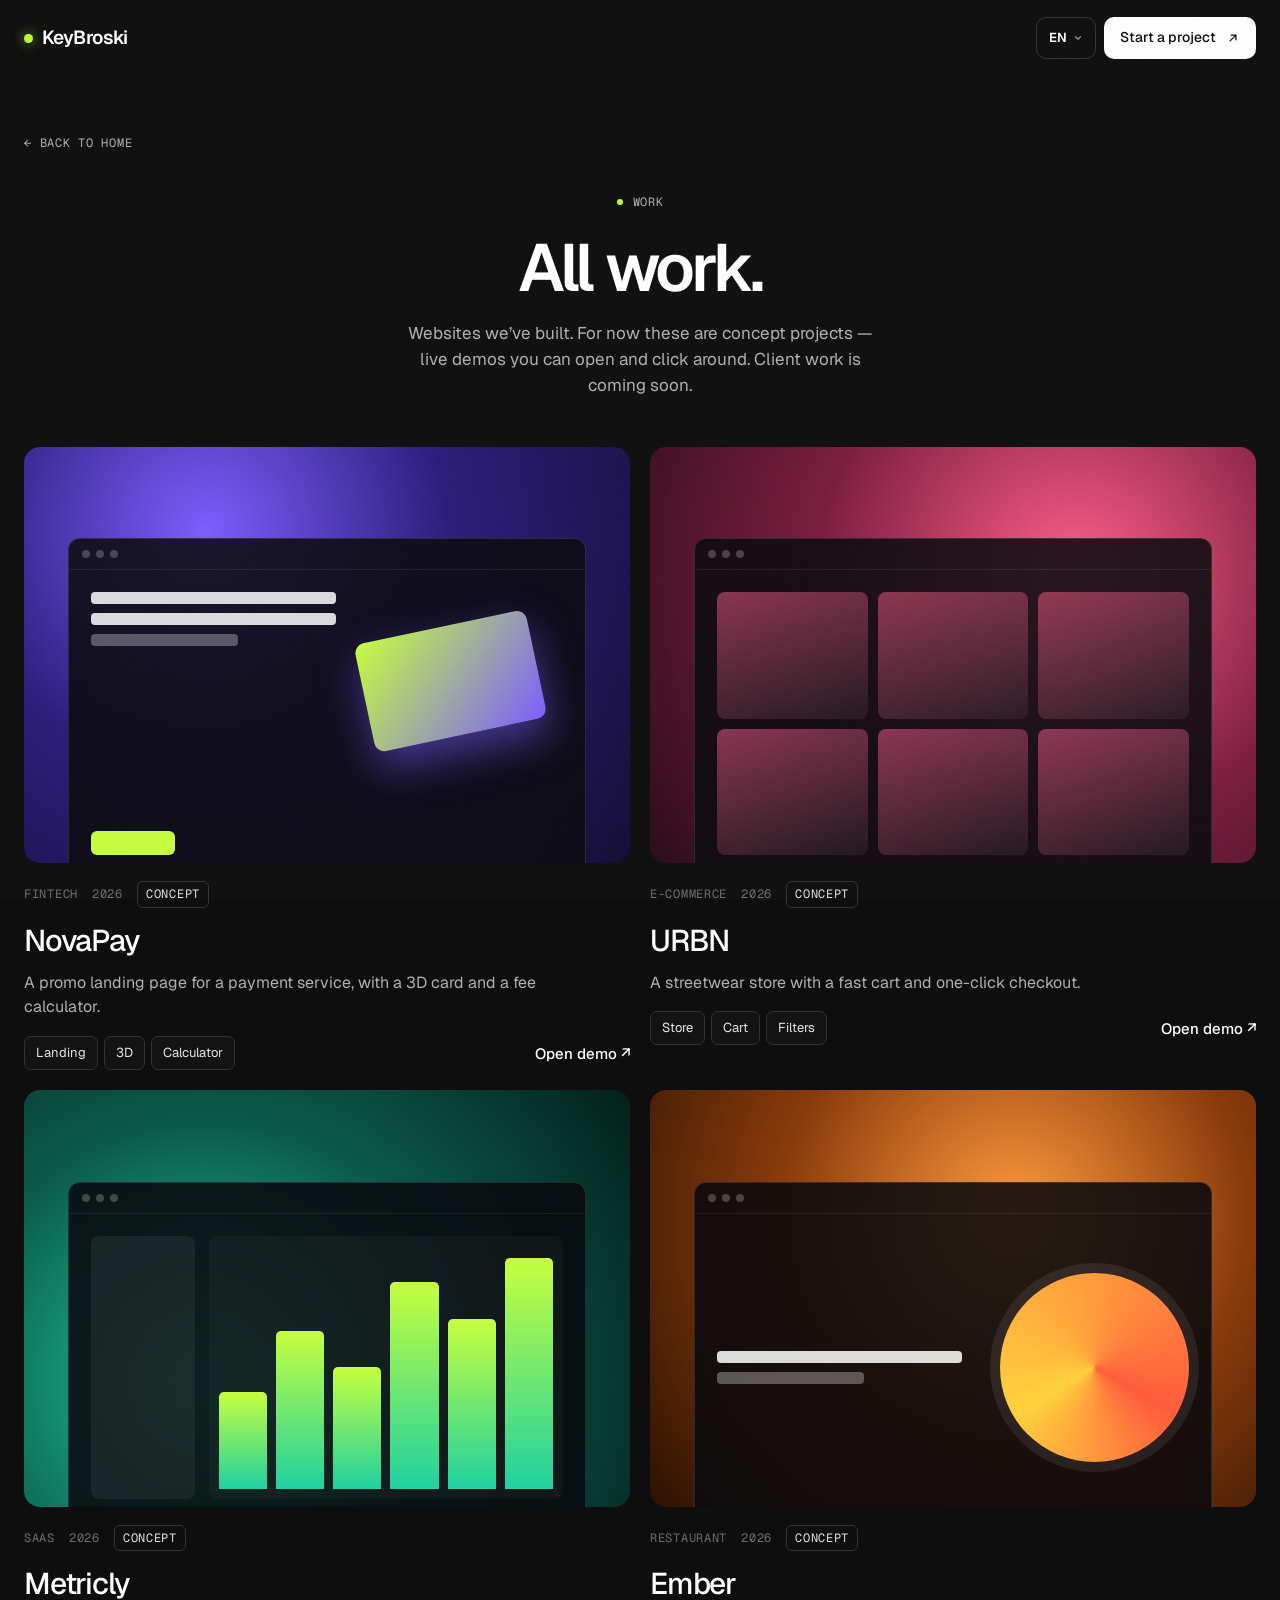
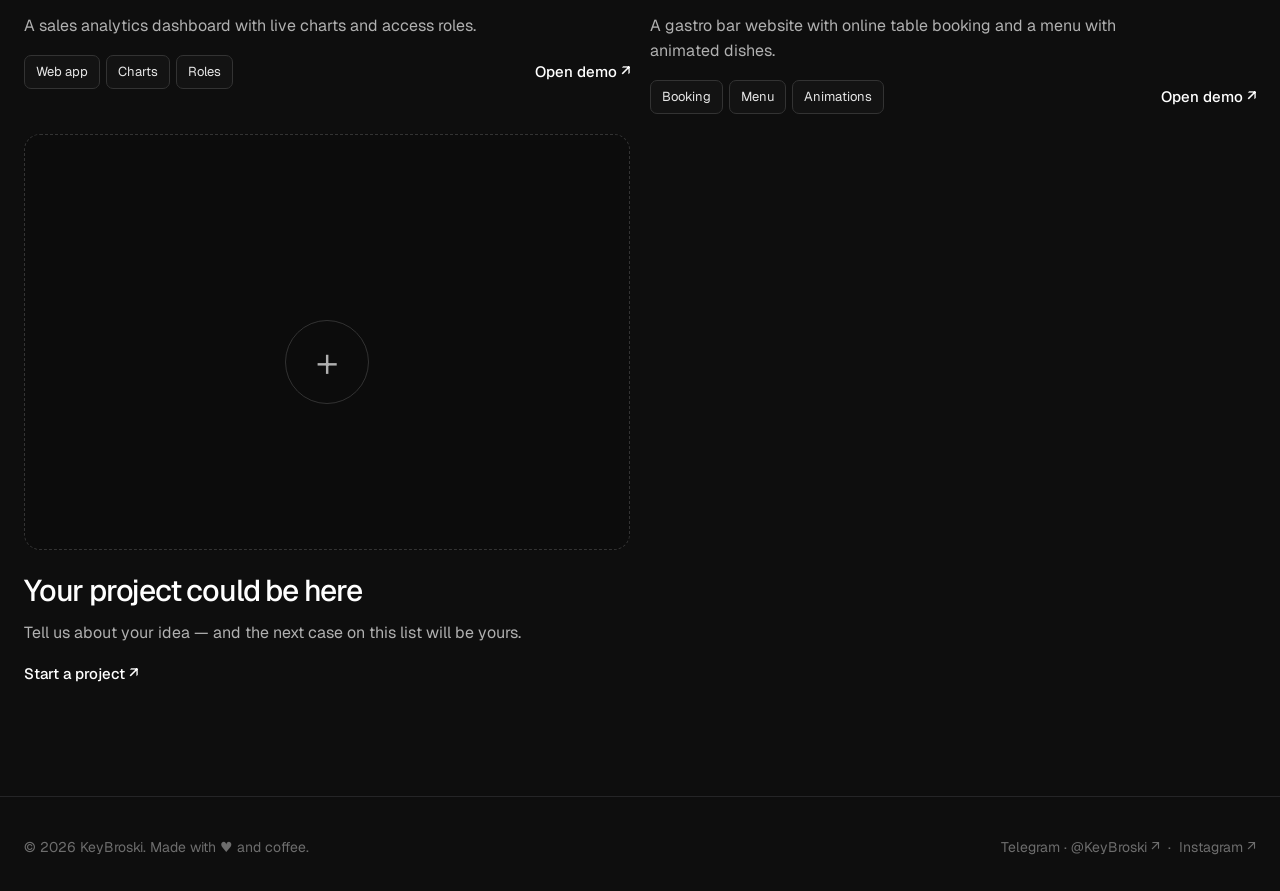
<file: v2/works/index.html>
<!DOCTYPE html>
<html lang="ru">
<head>
  <meta charset="UTF-8">
  <title>KeyBroski</title>
  <meta http-equiv="refresh" content="0; url=../../works/">
  <link rel="canonical" href="https://keybroski.pl/works/">
  <script>location.replace("../../works/" + location.search + location.hash);</script>
</head>
<body style="background:#0e0e0e;color:#fff;font-family:sans-serif">
  <a href="../../works/" style="color:#fff">KeyBroski →</a>
</body>
</html>
</file>
<file: css/style.css>
/* =========================================================
   KeyBroski v2 — монохромный стиль (палитра как у cryptomannn),
   структура страницы как у webraw.studio
   ========================================================= */

:root {
  --bg: #0e0e0e;
  --bg-2: #0b0b0b;
  --surface: #131313;
  --surface-2: #1a1a1a;
  --surface-3: #1d1d1d;
  --line: #252527;
  --line-2: #333;
  --text: #fff;
  --soft: #e6e6e6;
  --muted: #b0b0b0;
  --dim: #6d6d6d;
  --accent: #bcff2e;       /* точечный акцент — как у cryptomannn */
  --radius: 16px;
  --radius-sm: 10px;
  --font: "Geist", "Manrope", system-ui, -apple-system, sans-serif;
  --mono: "Geist Mono", ui-monospace, SFMono-Regular, Menlo, monospace;
  --ease: cubic-bezier(0.22, 1, 0.36, 1);
}

*, *::before, *::after { box-sizing: border-box; margin: 0; padding: 0; }
html { scroll-behavior: smooth; -webkit-text-size-adjust: 100%; }

body {
  background: var(--bg);
  isolation: isolate;
  color: var(--text);
  font-family: var(--font);
  font-size: 16px;
  line-height: 1.55;
  overflow-x: hidden;
  -webkit-font-smoothing: antialiased;
}

/* лёгкое «зерно» поверх всего */
body::after {
  content: "";
  position: fixed;
  inset: 0;
  z-index: 300;
  pointer-events: none;
  opacity: 0.045;
  background-image: url("data:image/svg+xml,%3Csvg xmlns='http://www.w3.org/2000/svg' width='160' height='160'%3E%3Cfilter id='n'%3E%3CfeTurbulence type='fractalNoise' baseFrequency='0.9' numOctaves='3' stitchTiles='stitch'/%3E%3C/filter%3E%3Crect width='100%25' height='100%25' filter='url(%23n)'/%3E%3C/svg%3E");
}

::selection { background: var(--text); color: var(--bg); }
a { color: inherit; text-decoration: none; }
button { font: inherit; color: inherit; background: none; border: 0; cursor: pointer; }
:focus-visible { outline: 2px solid var(--text); outline-offset: 3px; border-radius: 6px; }

.container { width: min(1280px, 100% - 48px); margin-inline: auto; }
.mono { font-family: var(--mono); font-size: 12px; letter-spacing: 0.06em; text-transform: uppercase; }
.dim { color: var(--dim); }
.center { display: flex; justify-content: center; margin-top: 48px; }

/* ---------- кнопки ---------- */
.btn {
  display: inline-flex;
  align-items: center;
  justify-content: center;
  gap: 10px;
  height: 52px;
  padding: 0 24px;
  border-radius: var(--radius-sm);
  font-weight: 500;
  font-size: 15px;
  white-space: nowrap;
  transition: background 0.25s, color 0.25s, border-color 0.25s, transform 0.25s var(--ease);
}

.btn svg { transition: transform 0.3s var(--ease); }
.btn:hover svg { transform: translate(2px, -2px); }
.btn--white { background: var(--text); color: #0b0b0b; }
.btn--white:hover { background: var(--soft); }
.btn--ghost { border: 1px solid var(--line-2); background: rgba(255, 255, 255, 0.02); }
.btn--ghost:hover { border-color: var(--muted); }
.btn--sm { height: 42px; padding: 0 16px; font-size: 14px; }
.btn--block { width: 100%; }

/* ---------- шапка ---------- */
.header {
  position: fixed;
  inset: 0 0 auto;
  z-index: 100;
  border-bottom: 1px solid transparent;
  transition: background 0.3s, border-color 0.3s, transform 0.4s var(--ease);
}

.header.is-scrolled {
  background: rgba(14, 14, 14, 0.75);
  -webkit-backdrop-filter: blur(14px);
  backdrop-filter: blur(14px);
  border-color: var(--line);
}

.header.is-hidden { transform: translateY(-100%); }
.header__inner { display: flex; align-items: center; justify-content: space-between; height: 76px; }

.logo { display: inline-flex; align-items: center; gap: 9px; font-weight: 600; font-size: 19px; letter-spacing: -0.03em; }
.logo__dot { width: 9px; height: 9px; border-radius: 50%; background: var(--accent); box-shadow: 0 0 12px rgba(188, 255, 46, 0.6); }

.header__actions { display: flex; align-items: center; gap: 8px; }

.menu-btn {
  display: inline-flex;
  align-items: center;
  gap: 12px;
  height: 42px;
  padding: 0 16px;
  border-radius: var(--radius-sm);
  border: 1px solid var(--line-2);
  font-size: 14px;
  font-weight: 500;
  transition: border-color 0.25s;
}

.menu-btn:hover { border-color: var(--muted); }
.menu-btn__icon { display: grid; gap: 4px; width: 16px; }
.menu-btn__icon i { display: block; height: 1.5px; background: currentColor; border-radius: 2px; }

/* ---------- язык ---------- */
.lang { position: relative; }

.lang__toggle {
  display: inline-flex;
  align-items: center;
  gap: 6px;
  height: 42px;
  padding: 0 12px;
  border-radius: var(--radius-sm);
  border: 1px solid var(--line-2);
  font-size: 13px;
  font-weight: 600;
  transition: border-color 0.25s;
}

.lang__toggle:hover, .lang.is-open .lang__toggle { border-color: var(--muted); }
.lang__chevron { opacity: 0.6; transition: transform 0.3s var(--ease); }
.lang.is-open .lang__chevron { transform: rotate(180deg); }

.lang__menu {
  position: absolute;
  top: calc(100% + 8px);
  right: 0;
  z-index: 5;
  min-width: 180px;
  padding: 6px;
  display: grid;
  gap: 2px;
  border-radius: 12px;
  border: 1px solid var(--line-2);
  background: #151515;
  box-shadow: 0 24px 60px -12px rgba(0, 0, 0, 0.8);
  opacity: 0;
  transform: translateY(-6px) scale(0.97);
  transform-origin: top right;
  pointer-events: none;
  transition: opacity 0.2s, transform 0.25s var(--ease);
}

.lang.is-open .lang__menu { opacity: 1; transform: none; pointer-events: auto; }

.lang__btn {
  display: flex;
  justify-content: space-between;
  align-items: center;
  gap: 16px;
  padding: 10px 12px;
  border-radius: 8px;
  font-size: 14px;
  color: var(--muted);
  text-align: left;
}

.lang__btn small { font-family: var(--mono); font-size: 11px; opacity: 0.7; }
.lang__btn:hover, .lang__btn:focus-visible { background: var(--surface-3); color: var(--text); outline: none; }
.lang__btn.is-active { background: var(--text); color: #0b0b0b; }

/* ---------- меню на весь экран ---------- */
.menu { position: fixed; inset: 0; z-index: 200; visibility: hidden; transition: visibility 0s 0.5s; }
.menu.is-open { visibility: visible; transition: none; }

.menu__backdrop {
  position: absolute;
  inset: 0;
  background: rgba(0, 0, 0, 0.6);
  -webkit-backdrop-filter: blur(6px);
  backdrop-filter: blur(6px);
  opacity: 0;
  transition: opacity 0.4s;
}

.menu.is-open .menu__backdrop { opacity: 1; }

.menu__panel {
  position: absolute;
  top: 12px;
  right: 12px;
  bottom: 12px;
  width: min(520px, calc(100% - 24px));
  display: flex;
  flex-direction: column;
  padding: 28px 32px;
  border-radius: 20px;
  border: 1px solid var(--line-2);
  background: #111;
  transform: translateX(calc(100% + 24px));
  transition: transform 0.5s var(--ease);
  overflow-y: auto;
}

.menu.is-open .menu__panel { transform: none; }
.menu__top { display: flex; justify-content: space-between; align-items: center; margin-bottom: 36px; }
.menu__close { font-size: 14px; color: var(--muted); }
.menu__close:hover { color: var(--text); }

.menu__list { list-style: none; display: grid; }
.menu__list a {
  display: flex;
  align-items: baseline;
  gap: 18px;
  padding: 12px 0;
  border-bottom: 1px solid var(--line);
  font-size: clamp(28px, 4vw, 40px);
  font-weight: 500;
  letter-spacing: -0.04em;
  color: var(--soft);
  transition: color 0.25s, padding 0.35s var(--ease);
}

.menu__list a .mono { color: var(--dim); }
.menu__list a:hover { color: var(--text); padding-left: 8px; }

.menu__bottom { margin-top: auto; padding-top: 32px; display: grid; gap: 10px; }
.menu__bottom a { font-size: 16px; color: var(--muted); }
.menu__bottom a:hover { color: var(--text); }

/* ---------- общие подписи ---------- */
.eyebrow { display: flex; align-items: center; gap: 10px; color: var(--muted); margin-bottom: 24px; }
.eyebrow::before { content: ""; width: 6px; height: 6px; border-radius: 50%; background: var(--accent); }
.eyebrow__num { color: var(--dim); }
/* заголовок проявляется из размытия, как у cryptomannn */
.blur-in .w { display: inline-block; filter: blur(14px); opacity: 0; transform: translateY(12px); transition: filter 1s var(--ease), opacity 1s var(--ease), transform 1s var(--ease); transition-delay: var(--d, 0s); }
.blur-in.is-in .w { filter: none; opacity: 1; transform: none; }

/* ---------- честные цифры ---------- */
.stats {
  display: grid;
  grid-template-columns: repeat(4, 1fr);
  border: 1px solid var(--line);
  border-radius: var(--radius);
  background: var(--bg-2);
}

.stat { padding: 30px 28px; display: grid; gap: 6px; text-align: center; }
.stat + .stat { border-left: 1px solid var(--line); }
.stat b { font-size: clamp(32px, 3.6vw, 48px); font-weight: 500; letter-spacing: -0.04em; line-height: 1.05; }
.stat span { color: var(--muted); font-size: 14px; }

/* ---------- заявление ---------- */
.statement { padding: 160px 0 120px; text-align: center; }
.statement__title {
  max-width: 1000px;
  margin: 0 auto 24px;
  font-size: clamp(40px, 7vw, 104px);
  font-weight: 600;
  line-height: 0.98;
  letter-spacing: -0.055em;
}

.statement__title .w { color: #3a3a3a; transition: color 0.3s; }
.statement__title .w.is-lit { color: var(--text); }
.statement__text { max-width: 520px; margin: 0 auto; color: var(--muted); font-size: 18px; }

/* ---------- общие секции ---------- */
.section { padding: 110px 0; }
.head { margin-bottom: 48px; }
.head--split { display: grid; grid-template-columns: 1.1fr 0.9fr; gap: 40px; align-items: end; }

.title {
  font-size: clamp(36px, 5.2vw, 76px);
  font-weight: 600;
  line-height: 1;
  letter-spacing: -0.05em;
  max-width: 900px;
}

.head__text { color: var(--muted); font-size: 17px; max-width: 480px; }

.reveal { opacity: 0; transform: translateY(28px); transition: opacity 0.9s var(--ease), transform 0.9s var(--ease); transition-delay: var(--d, 0s); }
.reveal.is-in { opacity: 1; transform: none; }

/* ---------- аккордеон (услуги, вопросы) ---------- */
.acc { border-top: 1px solid var(--line); }
.acc__item { border-bottom: 1px solid var(--line); }

.acc__head {
  width: 100%;
  display: grid;
  grid-template-columns: 56px 1fr auto 40px;
  align-items: center;
  gap: 16px;
  padding: 26px 0;
  text-align: left;
}

.acc__num { color: var(--dim); }
.acc__title { font-size: clamp(22px, 2.8vw, 36px); font-weight: 500; letter-spacing: -0.035em; line-height: 1.15; transition: color 0.25s; }
.acc__title--q { font-size: clamp(18px, 1.9vw, 24px); letter-spacing: -0.02em; }
.acc__head:hover .acc__title { color: var(--soft); }
.acc__meta { display: flex; gap: 18px; font-size: 15px; white-space: nowrap; }

.acc__plus { position: relative; width: 40px; height: 40px; border-radius: 50%; border: 1px solid var(--line-2); transition: background 0.3s, border-color 0.3s; }
.acc__plus::before, .acc__plus::after { content: ""; position: absolute; left: 50%; top: 50%; width: 13px; height: 1.5px; margin: -0.75px 0 0 -6.5px; background: currentColor; transition: transform 0.35s var(--ease); }
.acc__plus::after { transform: rotate(90deg); }
.acc__item.is-open .acc__plus { background: var(--text); border-color: var(--text); color: #0b0b0b; }
.acc__item.is-open .acc__plus::after { transform: rotate(0deg); }

.acc__body { display: grid; grid-template-rows: 0fr; transition: grid-template-rows 0.45s var(--ease); }
.acc__item.is-open .acc__body { grid-template-rows: 1fr; }
.acc__body-inner { overflow: hidden; padding-left: 72px; padding-right: 56px; }
.acc__body p { max-width: 640px; color: var(--muted); font-size: 16px; padding-bottom: 18px; }
.acc__body-inner > :last-child { margin-bottom: 26px; }
.acc--faq .acc__body p { padding-bottom: 0; }

.tags { display: flex; flex-wrap: wrap; gap: 6px; }
.tags span { padding: 6px 11px; border-radius: 7px; border: 1px solid var(--line-2); font-size: 13px; color: var(--soft); background: var(--surface); }

.more-row {
  display: flex;
  justify-content: space-between;
  align-items: center;
  gap: 16px;
  margin-top: 24px;
  padding: 22px 26px;
  border-radius: var(--radius);
  border: 1px dashed var(--line-2);
  color: var(--muted);
  transition: border-color 0.25s, color 0.25s;
}

.more-row:hover { border-color: var(--muted); color: var(--text); }
.more-row__cta { color: var(--text); font-weight: 500; white-space: nowrap; }

/* ---------- работы ---------- */
.works { display: grid; grid-template-columns: repeat(2, 1fr); gap: 20px; }
.work { display: block; }
.work__visual {
  position: relative;
  aspect-ratio: 16 / 11;
  display: flex;
  align-items: flex-end;
  justify-content: center;
  padding: 40px 44px 0;
  border-radius: var(--radius);
  overflow: hidden;
  margin-bottom: 18px;
}

.work__visual--1 { background: radial-gradient(circle at 30% 20%, #7b5cff 0%, #2a1b7a 45%, #120c33 100%); }
.work__visual--2 { background: radial-gradient(circle at 70% 30%, #ff5c8a 0%, #7a1b3d 50%, #2a0a17 100%); }
.work__visual--3 { background: radial-gradient(circle at 30% 70%, #1fd1a1 0%, #0b5b4a 50%, #04201b 100%); }
.work__visual--4 { background: radial-gradient(circle at 60% 30%, #ff9a3d 0%, #8a3b0b 50%, #2b1203 100%); }

.mock { width: 100%; height: 90%; border-radius: 12px 12px 0 0; background: rgba(10, 10, 14, 0.88); border: 1px solid rgba(255, 255, 255, 0.12); border-bottom: 0; overflow: hidden; transform: translateY(14px); transition: transform 0.6s var(--ease); }
.work:hover .mock { transform: none; }
.mock__bar { display: flex; gap: 6px; padding: 11px 13px; border-bottom: 1px solid rgba(255, 255, 255, 0.07); }
.mock__bar i { width: 8px; height: 8px; border-radius: 50%; background: rgba(255, 255, 255, 0.22); }
.mock__body { position: relative; height: calc(100% - 31px); padding: 22px; }
.mock__lines { display: grid; gap: 9px; width: 52%; }
.mock__lines i { height: 12px; border-radius: 4px; background: rgba(255, 255, 255, 0.85); }
.mock__lines i.short { width: 60%; background: rgba(255, 255, 255, 0.3); }
.mock__card3d { position: absolute; right: 9%; top: 18%; width: 34%; aspect-ratio: 1.6; border-radius: 10px; background: linear-gradient(135deg, #c6ff3d, #7b5cff); transform: rotate(-12deg); box-shadow: 0 18px 40px rgba(123, 92, 255, 0.5); }
.mock__btn { position: absolute; left: 22px; bottom: 22px; width: 84px; height: 24px; border-radius: 6px; background: #c6ff3d; }
.mock__body--grid { display: grid; grid-template-columns: repeat(3, 1fr); gap: 10px; }
.mock__body--grid i { border-radius: 8px; background: linear-gradient(160deg, rgba(255, 92, 138, 0.5), rgba(255, 255, 255, 0.05)); }
.mock__body--dash { display: flex; gap: 14px; }
.mock__side { width: 22%; border-radius: 8px; background: rgba(255, 255, 255, 0.06); }
.mock__bars { flex: 1; display: flex; align-items: flex-end; gap: 9px; padding: 10px; border-radius: 8px; background: rgba(255, 255, 255, 0.03); }
.mock__bars i { flex: 1; height: var(--h); border-radius: 5px 5px 0 0; background: linear-gradient(to top, #1fd1a1, #c6ff3d); }
.mock__body--food { display: flex; align-items: center; justify-content: space-between; flex-direction: row-reverse; }
.mock__plate { width: 40%; aspect-ratio: 1; border-radius: 50%; background: conic-gradient(#ff9a3d, #ff5c3d, #ffd23d, #ff9a3d); box-shadow: 0 0 0 10px rgba(255, 255, 255, 0.08); animation: spin 16s linear infinite; }
@keyframes spin { to { transform: rotate(360deg); } }

.work__meta { display: flex; gap: 14px; align-items: center; color: var(--dim); margin-bottom: 10px; }
.work__badge { padding: 3px 8px; border-radius: 6px; border: 1px solid var(--line-2); color: var(--soft); }
.work__title { font-size: 30px; font-weight: 500; letter-spacing: -0.04em; margin-bottom: 6px; }
.work__desc { color: var(--muted); margin-bottom: 16px; max-width: 520px; }
.work__foot { display: flex; justify-content: space-between; align-items: center; gap: 12px; flex-wrap: wrap; }
.work__open { font-weight: 500; font-size: 15px; transition: transform 0.3s var(--ease); }
.work:hover .work__open { transform: translateX(4px); }

/* ---------- преимущества ---------- */
.adv { display: grid; grid-template-columns: 1fr 1fr; gap: 48px; align-items: start; }
.adv__list { border-top: 1px solid var(--line); }

.adv__item {
  width: 100%;
  display: flex;
  align-items: baseline;
  gap: 20px;
  padding: 18px 0;
  border-bottom: 1px solid var(--line);
  text-align: left;
  color: #4a4a4a;
  transition: color 0.3s;
}

.adv__num { min-width: 24px; color: var(--dim); }
.adv__name { font-size: clamp(22px, 2.4vw, 34px); font-weight: 500; letter-spacing: -0.035em; line-height: 1.15; }
.adv__item:hover { color: var(--muted); }
.adv__item.is-active { color: var(--text); }
.adv__num, .adv__name { transition: transform 0.45s var(--ease); }
.adv__item.is-active .adv__num, .adv__item.is-active .adv__name { transform: translateX(10px); }

.adv__panel { position: sticky; top: 100px; padding: 32px; border-radius: var(--radius); border: 1px solid var(--line); background: var(--surface); }
.adv__inner { transition: opacity 0.18s, transform 0.18s; }
.adv__inner.is-switching { opacity: 0; transform: translateY(6px); }
.adv__label { padding-bottom: 14px; margin-bottom: 20px; border-bottom: 1px solid var(--line); }
.adv__text { font-size: 18px; margin-bottom: 20px; color: var(--soft); }
.adv__bullets { list-style: none; display: grid; gap: 14px; }
.adv__bullets li { position: relative; padding-left: 20px; color: var(--muted); font-size: 15px; }
.adv__bullets li::before { content: ""; position: absolute; left: 0; top: 0.62em; width: 6px; height: 6px; border-radius: 50%; background: var(--text); }
.adv__bullets b { color: var(--text); font-weight: 500; }

/* ---------- процесс ---------- */
.steps { list-style: none; display: grid; grid-template-columns: repeat(5, 1fr); gap: 10px; }
.step { display: flex; flex-direction: column; min-height: 280px; padding: 24px; border-radius: var(--radius); border: 1px solid var(--line); background: var(--surface); transition: border-color 0.3s, background 0.3s; }
.step:hover { border-color: var(--line-2); background: var(--surface-2); }
.step__num { color: var(--dim); margin-bottom: auto; }
.step__title { margin-top: 48px; margin-bottom: 10px; font-size: 22px; font-weight: 500; letter-spacing: -0.03em; line-height: 1.15; }
.step__text { color: var(--muted); font-size: 14px; }

/* ---------- отзывы ---------- */
.reviews { display: grid; grid-template-columns: repeat(3, 1fr); gap: 20px; }
.review { position: relative; display: flex; flex-direction: column; gap: 22px; min-height: 300px; padding: 28px; border-radius: var(--radius); border: 1px dashed var(--line-2); background: var(--bg-2); }
.review__badge { align-self: flex-start; padding: 5px 10px; border-radius: 6px; border: 1px dashed var(--muted); color: var(--muted); font-size: 10px; }
.review blockquote { font-size: 19px; line-height: 1.4; letter-spacing: -0.01em; color: var(--soft); }
.review figcaption { margin-top: auto; display: flex; align-items: center; gap: 12px; }
.review figcaption b { display: block; font-weight: 500; }
.review figcaption small { color: var(--dim); }
.review__avatar { display: grid; place-items: center; width: 42px; height: 42px; border-radius: 50%; background: var(--surface-3); border: 1px solid var(--line-2); font-weight: 600; }
.review__pager { position: absolute; top: 28px; right: 28px; color: var(--dim); font-size: 10px; }

/* ---------- вопросы ---------- */
.faq-wrap { display: grid; grid-template-columns: 0.8fr 1.2fr; gap: 56px; align-items: start; }
.faq-wrap .head { position: sticky; top: 110px; }
.faq-wrap .head__text { margin-top: 18px; }
.faq__mail { display: inline-block; margin-top: 18px; font-weight: 500; border-bottom: 1px solid var(--line-2); }
.acc--faq .acc__head { grid-template-columns: 40px 1fr 40px; }
.acc--faq .acc__body-inner { padding-left: 56px; }

/* ---------- бриф ---------- */
.brief__inner {
  display: grid;
  grid-template-columns: 0.9fr 1.1fr;
  gap: 56px;
  padding: 56px;
  border-radius: 24px;
  border: 1px solid var(--line);
  background:
    radial-gradient(circle at 0% 0%, rgba(255, 255, 255, 0.06), transparent 45%),
    var(--bg-2);
}

.brief__title { font-size: clamp(48px, 7vw, 104px); font-weight: 600; line-height: 0.95; letter-spacing: -0.055em; margin-bottom: 32px; }
.brief__list { list-style: none; display: grid; gap: 12px; margin-bottom: 40px; color: var(--soft); }
.brief__list li { display: flex; gap: 12px; align-items: baseline; }
.brief__list li::before { content: "✓"; color: var(--accent); }
.brief__tg { display: grid; gap: 6px; }
.brief__tg b { font-size: 22px; font-weight: 500; letter-spacing: -0.02em; }

.form { display: grid; gap: 14px; }
.field { position: relative; }
.field input, .field textarea {
  width: 100%;
  padding: 24px 16px 10px;
  border-radius: var(--radius-sm);
  border: 1px solid var(--line-2);
  background: var(--surface);
  color: var(--text);
  font: inherit;
  font-size: 15px;
  outline: none;
  resize: vertical;
  transition: border-color 0.25s;
}

.field input:focus, .field textarea:focus { border-color: var(--muted); }
.field.is-error input { border-color: #ff5a5a; }
.field label { position: absolute; left: 17px; top: 17px; color: var(--dim); font-size: 15px; pointer-events: none; transform-origin: left top; transition: transform 0.25s var(--ease), color 0.25s; }
.field input:focus + label, .field input:not(:placeholder-shown) + label,
.field textarea:focus + label, .field textarea:not(:placeholder-shown) + label { transform: translateY(-10px) scale(0.78); color: var(--muted); }

.chips { border: 0; min-width: 0; }
.chips__row { display: flex; flex-wrap: wrap; gap: 6px; }
.chips legend { margin-bottom: 10px; }
.chip input { position: absolute; opacity: 0; pointer-events: none; }
.chip span { display: inline-block; padding: 9px 13px; border-radius: 8px; border: 1px solid var(--line-2); font-size: 14px; color: var(--muted); cursor: pointer; transition: background 0.2s, color 0.2s, border-color 0.2s; }
.chip:hover span { border-color: var(--muted); color: var(--text); }
.chip input:checked + span { background: var(--text); border-color: var(--text); color: #0b0b0b; }
.chip input:focus-visible + span { outline: 2px solid var(--text); outline-offset: 2px; }
.form__note { font-size: 12px; color: var(--dim); text-align: center; }

/* ---------- подвал ---------- */
.footer { padding: 90px 0 32px; border-top: 1px solid var(--line); margin-top: 60px; }
.footer__top { display: grid; grid-template-columns: 1.4fr repeat(3, 1fr); gap: 32px; margin-bottom: 60px; }
.footer__brand { display: grid; gap: 14px; align-content: start; }
.footer__mail { color: var(--muted); }
.footer__mail:hover { color: var(--text); }
.footer__col { display: grid; gap: 10px; align-content: start; }
.footer__col p { margin-bottom: 6px; }
.footer__col a { color: var(--muted); font-size: 15px; transition: color 0.2s; }
.footer__col a:hover { color: var(--text); }
.footer__big { font-size: clamp(64px, 17vw, 260px); font-weight: 600; letter-spacing: -0.07em; line-height: 0.8; color: #171717; text-align: center; user-select: none; margin-bottom: 32px; }
.footer__bottom { display: flex; justify-content: space-between; gap: 16px; flex-wrap: wrap; color: var(--dim); font-size: 14px; }
.footer__bottom a:hover { color: var(--text); }

/* ---------- уведомление ---------- */
.toast { position: fixed; left: 50%; bottom: 24px; z-index: 250; transform: translate(-50%, 160%); padding: 14px 22px; border-radius: 10px; background: var(--text); color: #0b0b0b; font-weight: 500; box-shadow: 0 20px 50px rgba(0, 0, 0, 0.5); transition: transform 0.45s var(--ease); max-width: calc(100% - 32px); text-align: center; }
.toast.is-visible { transform: translate(-50%, 0); }

/* ---------- шторка смены языка (монохром) ---------- */
.lang-curtain { position: fixed; inset: 0; z-index: 280; pointer-events: none; }
.lang-curtain.is-in { pointer-events: auto; }
.lang-curtain__panel { position: absolute; inset: 0; -webkit-clip-path: inset(100% 0 0 0); clip-path: inset(100% 0 0 0); }
.lang-curtain__panel--back { background: #1d1d1d; }
.lang-curtain__panel--front { background: #f2f2f2; color: #0b0b0b; display: flex; flex-direction: column; align-items: center; justify-content: center; gap: 12px; }
.is-in .lang-curtain__panel { -webkit-clip-path: inset(0); clip-path: inset(0); transition: clip-path 0.6s cubic-bezier(0.76, 0, 0.24, 1), -webkit-clip-path 0.6s cubic-bezier(0.76, 0, 0.24, 1); }
.is-in .lang-curtain__panel--front { transition-delay: 0.08s; }
.is-in.is-out .lang-curtain__panel { -webkit-clip-path: inset(0 0 100% 0); clip-path: inset(0 0 100% 0); }
.is-in.is-out .lang-curtain__panel--back { transition-delay: 0.08s; }
.is-in.is-out .lang-curtain__panel--front { transition-delay: 0s; }
.lang-curtain__word { font-size: clamp(48px, 11vw, 160px); font-weight: 600; letter-spacing: -0.06em; line-height: 1; opacity: 0; }
.lang-curtain__code { font-family: var(--mono); font-size: 13px; letter-spacing: 0.4em; opacity: 0; }
.is-in .lang-curtain__word { animation: cWord 1.3s cubic-bezier(0.22, 1, 0.36, 1) 0.25s both; }
.is-in .lang-curtain__code { animation: cCode 1.3s ease 0.3s both; }
@keyframes cWord { 0% { opacity: 0; transform: translateY(50px); filter: blur(10px); } 30%, 55% { opacity: 1; transform: none; filter: none; } 75%, 100% { opacity: 0; transform: translateY(-30px); } }
@keyframes cCode { 0% { opacity: 0; } 30%, 55% { opacity: 0.6; } 75%, 100% { opacity: 0; } }

/* ---------- адаптив ---------- */
@media (max-width: 1100px) {
  .steps { grid-template-columns: repeat(3, 1fr); }
  .reviews { grid-template-columns: 1fr 1fr; }
  .footer__top { grid-template-columns: 1fr 1fr; }
}

@media (max-width: 900px) {
  .head--split, .adv, .faq-wrap, .brief__inner { grid-template-columns: 1fr; }
  .faq-wrap .head { position: static; }
  .adv__panel { position: static; }
  .works { grid-template-columns: 1fr; }
  .stats { grid-template-columns: 1fr 1fr; }
  .stat:nth-child(3) { border-left: 0; }
  .stat:nth-child(n + 3) { border-top: 1px solid var(--line); }
  .brief__inner { padding: 32px 22px; gap: 36px; }
  .section { padding: 80px 0; }
  .statement { padding: 110px 0 80px; }
}

@media (max-width: 640px) {
  .container { width: calc(100% - 32px); }
  .header__start { display: none; }
  .menu-btn__label { display: none; }
  .steps, .reviews { grid-template-columns: 1fr; }
  .step { min-height: 0; }
  .step__title { margin-top: 28px; }
  .acc__head { grid-template-columns: 34px 1fr 36px; gap: 12px; }
  .acc__meta { grid-column: 2 / 3; grid-row: 2; font-size: 14px; }
  .acc__plus { width: 36px; height: 36px; grid-row: 1 / 3; grid-column: 3; }
  .acc__body-inner { padding-left: 46px; padding-right: 0; }
  .acc--faq .acc__head { grid-template-columns: 30px 1fr 36px; }
  .acc--faq .acc__body-inner { padding-left: 42px; }
  .more-row { flex-direction: column; align-items: flex-start; }
  .work__visual { padding: 24px 20px 0; }
  .stat { padding: 22px 12px; }
  .menu__panel { padding: 22px; }
  .footer__top { grid-template-columns: 1fr 1fr; }
  .footer__brand { grid-column: 1 / -1; }
}

@media (prefers-reduced-motion: reduce) {
  *, *::before, *::after { animation-duration: 0.01ms !important; animation-iteration-count: 1 !important; transition-duration: 0.01ms !important; scroll-behavior: auto !important; }
  .reveal, .blur-in .w { opacity: 1; transform: none; filter: none; }
}

/* =========================================================
   Всплывающие окна
   ========================================================= */
.modal { position: fixed; inset: 0; z-index: 220; display: flex; align-items: center; justify-content: center; padding: 24px; }
.modal[hidden] { display: none; }

.modal__backdrop {
  position: absolute;
  inset: 0;
  background: rgba(0, 0, 0, 0.65);
  -webkit-backdrop-filter: blur(8px);
  backdrop-filter: blur(8px);
  opacity: 0;
  transition: opacity 0.35s;
}

.modal__panel {
  position: relative;
  width: 100%;
  max-height: calc(100vh - 48px);
  max-height: calc(100dvh - 48px);
  overflow-y: auto;
  overscroll-behavior: contain;
  padding: 36px;
  border-radius: 20px;
  border: 1px solid var(--line-2);
  background: #111;
  box-shadow: 0 40px 120px -20px rgba(0, 0, 0, 0.9);
  opacity: 0;
  transform: translateY(28px) scale(0.97);
  transition: opacity 0.35s, transform 0.5s var(--ease);
}

.modal__panel--brief { max-width: 620px; }
.modal__panel--project { max-width: 880px; padding: 16px 16px 24px; }

.modal.is-open .modal__backdrop { opacity: 1; }
.modal.is-open .modal__panel { opacity: 1; transform: none; }

.modal__close {
  position: absolute;
  top: 16px;
  right: 16px;
  z-index: 2;
  width: 40px;
  height: 40px;
  border-radius: 50%;
  border: 1px solid var(--line-2);
  background: rgba(17, 17, 17, 0.8);
  -webkit-backdrop-filter: blur(6px);
  backdrop-filter: blur(6px);
  font-size: 14px;
  transition: background 0.25s, color 0.25s, transform 0.3s var(--ease);
}

.modal__close:hover { background: var(--text); color: #0b0b0b; transform: rotate(90deg); }

.modal__title { font-size: clamp(30px, 4vw, 44px); font-weight: 600; line-height: 1.02; letter-spacing: -0.045em; margin-bottom: 12px; padding-right: 40px; }
.modal__text { color: var(--muted); margin-bottom: 26px; max-width: 480px; }
.modal__tg { display: flex; gap: 10px; align-items: baseline; justify-content: center; margin-top: 20px; }
.modal__tg b { font-weight: 500; }

/* превью проекта */
.modal__panel--project .work__visual { margin-bottom: 22px; aspect-ratio: 16 / 9; }
.modal__panel--project .work__visual .mock { transform: none; }
.modal__panel--project .project__info { padding: 0 12px; }
.modal__panel--project .work__title { font-size: clamp(30px, 4vw, 44px); }
.modal__panel--project .work__desc { font-size: 17px; }
.modal__actions { display: flex; flex-wrap: wrap; gap: 10px; padding: 8px 12px 0; }

/* «Заказать» внутри раскрытой услуги */
.acc__row { display: flex; justify-content: space-between; align-items: center; gap: 14px; flex-wrap: wrap; }
.acc__order { flex-shrink: 0; }

/* =========================================================
   Плавающая кнопка «Связаться»
   ========================================================= */
.fab { position: fixed; right: 20px; bottom: 20px; z-index: 150; display: flex; flex-direction: column; align-items: flex-end; gap: 10px; }

.fab__btn {
  display: inline-flex;
  align-items: center;
  gap: 10px;
  height: 48px;
  padding: 0 18px 0 16px;
  border-radius: 100px;
  border: 1px solid var(--line-2);
  background: rgba(19, 19, 19, 0.85);
  -webkit-backdrop-filter: blur(12px);
  backdrop-filter: blur(12px);
  font-size: 14px;
  font-weight: 500;
  box-shadow: 0 16px 40px -12px rgba(0, 0, 0, 0.8);
  transition: border-color 0.25s, transform 0.3s var(--ease), opacity 0.3s;
}

.fab__btn:hover, .fab.is-open .fab__btn { border-color: var(--muted); }
.fab__pulse { position: relative; width: 8px; height: 8px; border-radius: 50%; background: var(--accent); }
.fab__pulse::after { content: ""; position: absolute; inset: 0; border-radius: 50%; background: var(--accent); animation: ping 1.8s cubic-bezier(0, 0, 0.2, 1) infinite; }
@keyframes ping { 75%, 100% { transform: scale(2.8); opacity: 0; } }

.fab__card {
  width: min(320px, calc(100vw - 40px));
  padding: 20px;
  border-radius: 16px;
  border: 1px solid var(--line-2);
  background: #141414;
  box-shadow: 0 30px 80px -16px rgba(0, 0, 0, 0.9);
  transform-origin: bottom right;
  opacity: 0;
  transform: translateY(10px) scale(0.95);
  transition: opacity 0.25s, transform 0.35s var(--ease);
}

.fab.is-open .fab__card { opacity: 1; transform: none; }
.fab__title { font-size: 20px; font-weight: 600; letter-spacing: -0.03em; }
.fab__text { color: var(--muted); font-size: 14px; margin: 4px 0 14px; }
.fab__link { display: flex; justify-content: space-between; gap: 10px; padding: 11px 0; border-top: 1px solid var(--line); font-size: 14px; transition: color 0.2s; }
.fab__link:hover { color: var(--accent); }
.fab__card .btn { margin-top: 12px; }

/* пока открыто большое окно — плавающую кнопку прячем */
body.modal-open .fab { opacity: 0; pointer-events: none; }

/* телефоны: окна выезжают снизу как шторка */
@media (max-width: 640px) {
  .modal { align-items: flex-end; padding: 0; }
  .modal__panel { max-height: 92vh; max-height: 92dvh; border-radius: 22px 22px 0 0; padding: 28px 18px 24px; transform: translateY(100%); }
  .modal__panel--project { padding: 12px 12px 22px; }
  .modal.is-open .modal__panel { transform: none; }
  .modal__panel::before { content: ""; display: block; width: 40px; height: 4px; border-radius: 4px; background: var(--line-2); margin: -14px auto 18px; }
  .modal__panel--project::before { margin: -2px auto 12px; }
  .fab { right: 14px; bottom: 14px; }
  .fab__btn { height: 44px; }
  .modal__actions .btn { flex: 1 1 100%; }
}

/* ---------- окно брифа: компактнее, чтобы влезало без прокрутки ---------- */
.modal__panel--brief { padding: 26px 30px 22px; }
.modal__panel--brief .eyebrow { margin-bottom: 12px; }
.modal__panel--brief .modal__title { font-size: clamp(26px, 3vw, 34px); margin-bottom: 8px; }
.modal__panel--brief .modal__text { font-size: 15px; margin-bottom: 18px; }
.modal__panel--brief .form { gap: 10px; }
.modal__panel--brief .field input, .modal__panel--brief .field textarea { padding: 20px 14px 7px; font-size: 15px; }
.modal__panel--brief .field label { top: 14px; left: 15px; font-size: 14px; }
.modal__panel--brief .field textarea { height: 64px; min-height: 64px; }
.modal__panel--brief .chips legend { margin-bottom: 7px; }
.modal__panel--brief .chip span { padding: 7px 11px; font-size: 13px; }
.modal__panel--brief .btn { height: 46px; }
.modal__panel--brief .form__note { font-size: 11px; }
.modal__panel--brief .modal__tg { margin-top: 12px; font-size: 14px; }
.modal__close { top: 14px; right: 14px; }

/* невысокие экраны — ещё плотнее */
@media (max-height: 800px) and (min-width: 641px) {
  .modal__panel--brief { padding: 20px 26px 18px; }
  .modal__panel--brief .modal__text { display: none; }
  .modal__panel--brief .modal__title { margin-bottom: 14px; }
  .modal__panel--brief .field textarea { height: 48px; min-height: 48px; }
}

/* тёмная тонкая полоса прокрутки в окнах (если всё же понадобится) */
.modal__panel { scrollbar-width: thin; scrollbar-color: #333 transparent; }
.modal__panel::-webkit-scrollbar { width: 6px; }
.modal__panel::-webkit-scrollbar-thumb { background: #333; border-radius: 6px; }
.modal__panel::-webkit-scrollbar-track { background: transparent; }

@media (max-height: 700px) and (min-width: 641px) {
  .modal { padding: 12px; }
  .modal__panel { max-height: calc(100vh - 24px); max-height: calc(100dvh - 24px); }
  .modal__panel--brief { padding: 16px 24px 14px; }
  .modal__panel--brief .eyebrow { display: none; }
  .modal__panel--brief .modal__title { font-size: 26px; margin-bottom: 10px; }
  .modal__panel--brief .form { gap: 8px; }
  .modal__panel--brief .field input { padding: 17px 14px 5px; }
  .modal__panel--brief .field label { top: 12px; }
  .modal__panel--brief .field textarea { height: 42px; min-height: 42px; padding-top: 16px; }
  .modal__panel--brief .chip span { padding: 6px 10px; }
  .modal__panel--brief .btn { height: 42px; }
  .modal__panel--brief .form__note { display: none; }
}

@media (max-height: 620px) and (min-width: 641px) {
  .modal__panel--brief .modal__title { font-size: 24px; margin-bottom: 8px; }
  .modal__panel--brief .chips legend { margin-bottom: 5px; }
}

/* телефон: шторка брифа без прокрутки — варианты в одну строку, листаются вбок */
@media (max-width: 640px) {
  .modal__panel--brief { padding: 24px 16px 16px; }
  .modal__panel--brief .eyebrow,
  .modal__panel--brief .modal__text,
  .modal__panel--brief .form__note { display: none; }
  .modal__panel--brief .modal__title { font-size: 26px; margin-bottom: 14px; }
  .modal__panel--brief .form { gap: 9px; }
  .modal__panel--brief .form > * { min-width: 0; }  /* элементы сетки не растягиваются по строке вариантов */
  .modal__panel--brief .chips legend { margin-bottom: 7px; }
  .modal__panel--brief .chips__row {
    display: flex;
    flex-wrap: nowrap;
    gap: 6px;
    overflow-x: auto;
    margin: 0 -16px;
    padding: 0 16px 2px;
    scrollbar-width: none;
    -webkit-mask-image: linear-gradient(to right, #000 85%, transparent);
    mask-image: linear-gradient(to right, #000 85%, transparent);
  }
  .modal__panel--brief .chips__row::-webkit-scrollbar { display: none; }
  .modal__panel--brief .chip { flex: 0 0 auto; }
  .modal__panel--brief .field textarea { height: 46px; min-height: 46px; }
  .modal__panel--brief .modal__tg { margin-top: 10px; }
}

/* окно никогда не листается вбок — вбок листается только строка вариантов */
.modal__panel { overflow-x: hidden; }

/* =========================================================
   Общий анимированный фон на всю страницу
   ========================================================= */
.bg {
  position: fixed;
  inset: 0;
  z-index: -1;
  overflow: hidden;
  pointer-events: none;
  background: radial-gradient(120% 80% at 50% 0%, #161616 0%, #0e0e0e 55%, #0a0a0a 100%);
}

.bg__blob {
  position: absolute;
  border-radius: 50%;
  filter: blur(120px);
  will-change: transform;
}

.bg__blob--1 { width: 60vmax; height: 60vmax; left: -15vmax; top: -25vmax; background: rgba(255, 255, 255, 0.07); animation: blob1 26s ease-in-out infinite alternate; }
.bg__blob--2 { width: 48vmax; height: 48vmax; right: -18vmax; top: 20vh;   background: rgba(255, 255, 255, 0.045); animation: blob2 32s ease-in-out infinite alternate; }
.bg__blob--3 { width: 52vmax; height: 52vmax; left: 10vw;   bottom: -30vmax; background: rgba(255, 255, 255, 0.05); animation: blob3 38s ease-in-out infinite alternate; }
.bg__blob--4 { width: 34vmax; height: 34vmax; left: 45vw;   top: 35vh;   background: rgba(160, 160, 170, 0.06); animation: blob4 22s ease-in-out infinite alternate; }

@keyframes blob1 { to { transform: translate(28vw, 22vh) scale(1.15); } }
@keyframes blob2 { to { transform: translate(-34vw, 30vh) scale(0.85); } }
@keyframes blob3 { to { transform: translate(30vw, -35vh) scale(1.1); } }
@keyframes blob4 { to { transform: translate(-30vw, -25vh) scale(1.3); } }

/* тонкая сетка, медленно «дышит» */
.bg__grid {
  position: absolute;
  inset: -2px;
  background-image:
    linear-gradient(rgba(255, 255, 255, 0.035) 1px, transparent 1px),
    linear-gradient(90deg, rgba(255, 255, 255, 0.035) 1px, transparent 1px);
  background-size: 72px 72px;
  -webkit-mask-image: radial-gradient(ellipse 70% 60% at 50% 40%, #000 20%, transparent 75%);
  mask-image: radial-gradient(ellipse 70% 60% at 50% 40%, #000 20%, transparent 75%);
  animation: gridPan 40s linear infinite;
}

@keyframes gridPan { to { background-position: 72px 72px, 72px 72px; } }

.bg__vignette { position: absolute; inset: 0; background: radial-gradient(ellipse at center, transparent 50%, rgba(0, 0, 0, 0.55) 100%); }

/* карточки чуть прозрачные — фон просвечивает и страница выглядит цельной */
.stats, .review { background: rgba(11, 11, 11, 0.6); -webkit-backdrop-filter: blur(6px); backdrop-filter: blur(6px); }
.step, .adv__panel { background: rgba(19, 19, 19, 0.7); }
.brief__inner { background: radial-gradient(circle at 0% 0%, rgba(255, 255, 255, 0.06), transparent 45%), rgba(11, 11, 11, 0.65); }
.footer { background: transparent; }

@media (prefers-reduced-motion: reduce) {
  .bg__blob, .bg__grid { animation: none; }
}

/* =========================================================
   Первый экран: заголовок лесенкой + визуал на фоне
   ========================================================= */
.hero {
  position: relative;
  min-height: 100vh;
  min-height: 100svh;
  display: flex;
  align-items: center;
  padding: 140px 0 70px;
  overflow: hidden;
}

.hero__inner { position: relative; z-index: 1; width: min(1280px, 100% - 48px); }

.hero__title {
  display: flex;
  flex-direction: column;
  font-size: clamp(48px, 9.4vw, 148px);
  font-weight: 600;
  line-height: 0.92;
  letter-spacing: -0.06em;
  margin: 8px 0 56px;
}

.hl { display: block; white-space: nowrap; }
.hl--2 { padding-left: 14%; color: #5f5f5f; }
.hl--3 { padding-left: 34%; }

.hero__bottom { display: grid; grid-template-columns: 1fr minmax(0, 460px); gap: 40px; align-items: end; }
.hero__side { justify-self: end; }
.hero__text { font-size: 18px; color: var(--muted); margin-bottom: 26px; }
.hero__actions { display: flex; flex-wrap: wrap; gap: 10px; }

.hero__scroll { display: inline-flex; align-items: center; gap: 14px; color: var(--muted); align-self: end; }
.hero__scroll:hover { color: var(--text); }
.hero__scroll-line { position: relative; width: 1px; height: 64px; background: var(--line-2); overflow: hidden; }
.hero__scroll-line::after { content: ""; position: absolute; left: 0; top: -40%; width: 100%; height: 40%; background: var(--text); animation: scrollLine 2.2s var(--ease) infinite; }
@keyframes scrollLine { to { top: 100%; } }

/* ---------- визуал на фоне ---------- */
.hero__art { position: absolute; inset: 0; pointer-events: none; }

.ribbon { position: absolute; inset: -10% -5%; width: 110%; height: 120%; opacity: 0.5; will-change: transform; transform: translateZ(0); backface-visibility: hidden; animation: ribbonFloat 14s ease-in-out infinite alternate; }
.ribbon__path { stroke-dasharray: 3200; stroke-dashoffset: 3200; animation: ribbonDraw 3.2s var(--ease) 0.2s forwards; }
.ribbon__line { animation: none; }
@keyframes ribbonDraw { to { stroke-dashoffset: 0; } }
@keyframes ribbonDash { to { stroke-dashoffset: -400; } }
@keyframes ribbonFloat { from { transform: translate3d(0, 0, 0); } to { transform: translate3d(-1.5%, 2.5%, 0); } }

.orbit {
  position: absolute;
  border-radius: 50%;
  border: 1px solid rgba(255, 255, 255, 0.07);
  animation: orbitSpin linear infinite;
}

.orbit--1 { width: 980px; height: 980px; right: -340px; top: -380px; animation-duration: 60s; }
.orbit--2 { width: 560px; height: 560px; left: -260px; bottom: -300px; animation-duration: 45s; animation-direction: reverse; }
.orbit__dot { position: absolute; top: 50%; left: -4px; width: 7px; height: 7px; margin-top: -3.5px; border-radius: 50%; background: #fff; box-shadow: 0 0 14px rgba(255, 255, 255, 0.8); }
.orbit__dot--lime { background: var(--accent); box-shadow: 0 0 14px rgba(188, 255, 46, 0.8); }
@keyframes orbitSpin { to { transform: rotate(360deg); } }

.badge {
  position: absolute;
  right: 9%;
  top: 22%;
  width: 150px;
  height: 150px;
  animation: orbitSpin 22s linear infinite;
}

.badge text { font-family: var(--mono); font-size: 12px; letter-spacing: 0; fill: rgba(255, 255, 255, 0.55); }
.badge__dot { fill: #fff; }

@media (max-width: 1100px) {
  .badge { right: 5%; top: 16%; width: 120px; height: 120px; }
}

@media (max-width: 900px) {
  .hero { min-height: 0; padding: 130px 0 60px; }
  .hero__bottom { grid-template-columns: 1fr; }
  .hero__side { justify-self: start; }
  .hero__scroll { display: none; }
  .hl--2 { padding-left: 10%; }
  .hl--3 { padding-left: 22%; }
}

@media (max-width: 640px) {
  .hero__inner { width: calc(100% - 32px); }
  .hero__title { font-size: clamp(40px, 12.5vw, 64px); margin-bottom: 36px; }
  .hl { white-space: normal; }
  .hl--2 { padding-left: 12%; }
  .hl--3 { padding-left: 24%; }
  .hero__text { font-size: 16px; }
  .hero__actions .btn { flex: 1 1 100%; }
  .badge { display: none; }
  .orbit--1 { width: 620px; height: 620px; right: -320px; top: -240px; }
}

@media (prefers-reduced-motion: reduce) {
  .ribbon, .ribbon__line, .orbit, .badge, .hero__scroll-line::after { animation: none; }
  .ribbon__path { stroke-dashoffset: 0; animation: none; }
}

/* шапка раздела по центру */
.head--center { text-align: center; }
.head--center .eyebrow { justify-content: center; }
.head--center .title { margin-inline: auto; }

/* визуал первого экрана плавно растворяется книзу — без шва со следующим блоком */
.hero { overflow: visible; }
.hero__art {
  overflow: hidden;
  -webkit-mask-image: linear-gradient(to bottom, #000 0%, #000 55%, transparent 100%);
  mask-image: linear-gradient(to bottom, #000 0%, #000 55%, transparent 100%);
}
.hero + .section { padding-top: 40px; }

/* меняющееся слово в заголовке */
.hero-word { position: relative; display: inline-block; white-space: nowrap; }
.hero-word::after {
  content: "";
  display: inline-block;
  width: 0.06em;
  height: 0.8em;
  margin-left: 0.06em;
  background: var(--text);
  vertical-align: -0.04em;
  animation: caret 1s steps(1) infinite;
}
@keyframes caret { 50% { opacity: 0; } }
@media (max-width: 640px) { .hl--3 { white-space: nowrap; padding-left: 14%; } }

/* текст под центрированным заголовком */
.head--center .head__text { margin: 18px auto 0; text-align: center; }

/* =========================================================
   Страница «Все работы»
   ========================================================= */
.works-page { padding-top: 130px; min-height: 80vh; }
.works-page__back { display: inline-flex; gap: 8px; color: var(--muted); margin-bottom: 40px; transition: color 0.2s; }
.works-page__back:hover { color: var(--text); }
.page-works .footer { margin-top: 0; padding-top: 40px; }

/* карточка-приглашение «Здесь может быть ваш проект» */
.work__visual--next {
  align-items: center;
  border: 1px dashed var(--line-2);
  background: rgba(11, 11, 11, 0.5);
  transition: border-color 0.3s, background 0.3s;
}
.work__plus {
  display: grid;
  place-items: center;
  width: 84px;
  height: 84px;
  border-radius: 50%;
  border: 1px solid var(--line-2);
  font-size: 40px;
  font-weight: 300;
  color: var(--muted);
  transition: transform 0.5s var(--ease), background 0.3s, color 0.3s;
}
.work--next:hover .work__visual--next { border-color: var(--muted); background: rgba(19, 19, 19, 0.7); }
.work--next:hover .work__plus { transform: rotate(90deg); background: var(--text); color: #0b0b0b; }

/* служебный элемент для замера ширины слов */
.hero-word__probe { position: absolute; visibility: hidden; white-space: nowrap; pointer-events: none; }

/* =========================================================
   Телефон: заголовок без лесенки, слово в плашке-барабане
   ========================================================= */
@media (max-width: 640px) {
  .hl--2, .hl--3 { padding-left: 0; }
  .hero__title { font-size: clamp(40px, 12vw, 56px); line-height: 1; }
  .hl--3 { margin-top: 0.08em; white-space: nowrap; }

  .hero-word.is-roll::after { display: none; }       /* без курсора */
  .roll {
    display: inline-block;
    height: 1.12em;
    padding: 0 0.25em;
    overflow: hidden;
    vertical-align: bottom;
    border-radius: 0.18em;
    border: 1px solid var(--line-2);
    background: rgba(255, 255, 255, 0.06);
    box-sizing: content-box;
  }
  .roll__track { display: block; transition: transform 0.6s cubic-bezier(0.76, 0, 0.24, 1); }
  .roll__item { display: block; height: 1.12em; line-height: 1.12em; white-space: nowrap; }
}

/* =========================================================
   Компьютер: первый экран по центру
   ========================================================= */
@media (min-width: 641px) {
  .hero__inner { text-align: center; }
  .hero .eyebrow { justify-content: center; }
  .hero__title { align-items: center; margin-bottom: 40px; }
  .hl--2, .hl--3 { padding-left: 0; }
  .hero-word { text-align: center; }               /* ширина слова постоянная — строка не «гуляет» */
  .hero__bottom { display: flex; flex-direction: column; align-items: center; gap: 0; }
  .hero__side { justify-self: auto; max-width: 560px; }
  .hero__actions { justify-content: center; }
  .hero__scroll { position: absolute; left: 50%; bottom: 28px; transform: translateX(-50%); flex-direction: column; gap: 10px; }
  .hero__scroll-line { order: 2; height: 40px; }
  .hero { padding-bottom: 120px; }
}

@media (min-width: 641px) {
  .hero__scroll { display: none; }
  .hero__title { width: 100%; }
  .badge { top: auto; bottom: 26%; right: 7%; }
}

/* =========================================================
   1. Фон ровно #0E0E0E
   ========================================================= */
.bg { background: #0e0e0e; }
.bg__blob, .bg__vignette { display: none; }

/* =========================================================
   2. Бегущая строка — прямая лаймовая полоса
   ========================================================= */
.ticker {
  position: relative;
  z-index: 2;
  overflow: hidden;
  padding: 18px 0;
  background: var(--accent);
  color: #0b0b0b;
}
.ticker__track { display: flex; width: max-content; animation: ticker 32s linear infinite; }
.ticker:hover .ticker__track { animation-play-state: paused; }
.ticker__group {
  display: flex;
  align-items: center;
  gap: 28px;
  padding-right: 28px;
  font-size: clamp(20px, 2.6vw, 34px);
  font-weight: 700;
  letter-spacing: -0.02em;
  text-transform: uppercase;
  white-space: nowrap;
}
.ticker__group i { font-style: normal; font-size: 0.6em; }
@keyframes ticker { to { transform: translateX(-50%); } }
.ticker + .section { padding-top: 110px; }

/* =========================================================
   3. Услуги как у webraw: строки с огромными названиями
   ========================================================= */
.head--svc .title { max-width: 760px; }
.title .dim { color: var(--dim); }

.srows { position: relative; border-top: 1px solid var(--line); }

.srow {
  position: relative;
  display: grid;
  grid-template-columns: minmax(0, 1fr) minmax(0, 400px) 56px;
  align-items: center;
  gap: 32px;
  padding: 26px 0;
  border-bottom: 1px solid var(--line);
}

.srow__head { display: flex; align-items: baseline; gap: 36px; min-width: 0; text-align: left; }
.srow__num { color: var(--dim); min-width: 24px; }
.srow__title {
  font-size: clamp(44px, 7.6vw, 116px);
  font-weight: 600;
  line-height: 1;
  letter-spacing: -0.055em;
  color: #3a3a3a;
  white-space: nowrap;
  transition: color 0.35s, transform 0.5s var(--ease);
}
.srow.is-active .srow__title { color: var(--text); }
.srow__head:hover .srow__title { color: var(--muted); }
.srow.is-active .srow__head:hover .srow__title { color: var(--text); }

.srow__body { opacity: 0; transform: translateY(8px); transition: opacity 0.35s, transform 0.45s var(--ease); pointer-events: none; }
.srow.is-active .srow__body { opacity: 1; transform: none; pointer-events: auto; }
.srow__meta { color: var(--text); margin-bottom: 8px; }
.srow__text { color: var(--muted); font-size: 16px; margin-bottom: 14px; }

.srow__btn {
  display: grid;
  place-items: center;
  width: 56px;
  height: 56px;
  border-radius: 50%;
  border: 1px solid var(--line-2);
  color: var(--muted);
  transition: background 0.3s, color 0.3s, border-color 0.3s, transform 0.4s var(--ease);
}
.srow.is-active .srow__btn { background: var(--text); color: #0b0b0b; border-color: var(--text); }
.srow__btn:hover { transform: rotate(45deg); }

/* карточка-превью, плавает за курсором (как у webraw) */
.spreview {
  position: absolute;
  top: 0;
  left: 0;
  z-index: 3;
  width: 300px;
  pointer-events: none;
  opacity: 0;
  transition: opacity 0.3s;
  will-change: transform;
}
.srows.is-hover .spreview { opacity: 1; }
.spreview__card {
  aspect-ratio: 16 / 11;
  border-radius: 16px;
  border: 1px solid rgba(255, 255, 255, 0.14);
  box-shadow: 0 30px 70px -20px rgba(0, 0, 0, 0.9);
  transform: rotate(-8deg);
  background: var(--pv, #222);
  position: relative;
  overflow: hidden;
  transition: background 0.35s;
}
.spreview__card::before {        /* окно «браузера» внутри карточки */
  content: "";
  position: absolute;
  inset: 14% 10% 0;
  border-radius: 10px 10px 0 0;
  background:
    linear-gradient(rgba(255, 255, 255, 0.85), rgba(255, 255, 255, 0.85)) 12% 22% / 46% 7px no-repeat,
    linear-gradient(rgba(255, 255, 255, 0.35), rgba(255, 255, 255, 0.35)) 12% 32% / 30% 7px no-repeat,
    linear-gradient(var(--accent), var(--accent)) 12% 80% / 26% 14px no-repeat,
    rgba(10, 10, 14, 0.85);
  border: 1px solid rgba(255, 255, 255, 0.12);
  border-bottom: 0;
}
.spreview__pill {
  position: absolute;
  right: -10px;
  bottom: -14px;
  padding: 9px 16px;
  border-radius: 100px;
  background: var(--text);
  color: #0b0b0b;
  font-size: 14px;
  font-weight: 500;
  box-shadow: 0 10px 30px rgba(0, 0, 0, 0.5);
}

@media (max-width: 1100px) {
  .srow { grid-template-columns: minmax(0, 1fr) 48px; gap: 16px; }
  .srow__body { grid-column: 1 / -1; grid-row: 2; display: none; padding-left: 60px; }
  .srow.is-active .srow__body { display: block; }
  .srow__btn { grid-column: 2; grid-row: 1; width: 48px; height: 48px; }
  .spreview { display: none; }
}

@media (max-width: 640px) {
  .srow { padding: 18px 0; }
  .srow__head { gap: 16px; }
  .srow__title { font-size: clamp(30px, 9vw, 44px); white-space: normal; }
  .srow__body { padding-left: 40px; }
  .ticker { padding: 13px 0; }
  .ticker + .section { padding-top: 80px; }
}

@media (prefers-reduced-motion: reduce) {
  .ticker__track { animation: none; }
}

/* длинные названия («Сайт мероприятия», «Portal informativo») не залезают в колонку с описанием */
.srow__title { font-size: clamp(38px, 5.4vw, 88px); white-space: normal; overflow-wrap: anywhere; }
.srow__head { align-items: center; }
@media (max-width: 640px) { .srow__title { font-size: clamp(28px, 8.4vw, 40px); } }

/* без сетки на фоне */
.bg__grid { display: none; }

/* связь через Telegram / Instagram */
.form__hint { font-size: 13px; color: var(--muted); text-align: center; }
.brief__links { display: grid; gap: 18px; }
.modal__panel--brief .form__hint { font-size: 12px; }
@media (max-width: 640px) { .modal__panel--brief .form__hint { display: none; } }
</file>
<file: v1/css/style.css>
/* =========================================================
   NEON PULSE — портфолио фрилансера
   Цвета и шрифты меняются в :root
   ========================================================= */

:root {
  --bg: #07070b;
  --bg-2: #0e0e15;
  --surface: #13131c;
  --line: rgba(255, 255, 255, 0.08);
  --text: #f4f4f6;
  --muted: #8b8b9a;
  --accent: #c6ff3d;      /* кислотный лайм */
  --accent-2: #7b5cff;    /* фиолетовый */
  --accent-3: #ff5c8a;    /* розовый */
  --radius: 22px;
  --font-display: "Unbounded", system-ui, sans-serif;
  --font-body: "Manrope", system-ui, sans-serif;
  --ease: cubic-bezier(0.22, 1, 0.36, 1);
}

*, *::before, *::after { box-sizing: border-box; margin: 0; padding: 0; }

html { scroll-behavior: smooth; -webkit-text-size-adjust: 100%; }

body {
  background: var(--bg);
  color: var(--text);
  font-family: var(--font-body);
  font-size: 17px;
  line-height: 1.6;
  overflow-x: hidden;
  -webkit-font-smoothing: antialiased;
}

body.is-loading { overflow: hidden; }

/* Шум поверх всего — даёт «дорогую» фактуру */
body::after {
  content: "";
  position: fixed;
  inset: 0;
  pointer-events: none;
  z-index: 90;
  opacity: 0.05;
  background-image: url("data:image/svg+xml,%3Csvg xmlns='http://www.w3.org/2000/svg' width='160' height='160'%3E%3Cfilter id='n'%3E%3CfeTurbulence type='fractalNoise' baseFrequency='0.9' numOctaves='3' stitchTiles='stitch'/%3E%3C/filter%3E%3Crect width='100%25' height='100%25' filter='url(%23n)'/%3E%3C/svg%3E");
}

::selection { background: var(--accent); color: var(--bg); }

a { color: inherit; text-decoration: none; }
button { font: inherit; color: inherit; background: none; border: 0; cursor: pointer; }
img, svg { display: block; }

.container { width: min(1240px, 100% - 40px); margin-inline: auto; }

.accent { color: var(--accent); }

.gradient-text {
  background: linear-gradient(100deg, var(--accent) 0%, #6effc4 40%, var(--accent-2) 100%);
  background-size: 200% auto;
  -webkit-background-clip: text;
  background-clip: text;
  color: transparent;
  animation: gradientShift 6s linear infinite;
}

@keyframes gradientShift { to { background-position: 200% center; } }

/* ===================== Прелоадер ===================== */
.preloader {
  position: fixed;
  inset: 0;
  z-index: 200;
  background: var(--bg);
  display: flex;
  flex-direction: column;
  align-items: center;
  justify-content: center;
  gap: 18px;
  transition: clip-path 1s var(--ease);
  clip-path: inset(0 0 0 0);
}

.preloader.is-done { clip-path: inset(0 0 100% 0); }

.preloader__count {
  font-family: var(--font-display);
  font-weight: 800;
  font-size: clamp(64px, 14vw, 160px);
  line-height: 1;
  color: var(--accent);
}

.preloader__bar {
  width: min(320px, 70vw);
  height: 2px;
  background: var(--line);
  overflow: hidden;
}

.preloader__bar span {
  display: block;
  height: 100%;
  width: 0;
  background: var(--accent);
  box-shadow: 0 0 20px var(--accent);
}

.preloader__label {
  font-size: 13px;
  letter-spacing: 0.3em;
  text-transform: uppercase;
  color: var(--muted);
}

/* ===================== Курсор ===================== */
.cursor, .cursor-dot {
  position: fixed;
  top: 0;
  left: 0;
  pointer-events: none;
  z-index: 150;
  border-radius: 50%;
  transform: translate(-50%, -50%);
  opacity: 0;
  transition: opacity 0.3s;
}

.cursor {
  width: 40px;
  height: 40px;
  border: 1.5px solid rgba(198, 255, 61, 0.7);
  transition: width 0.35s var(--ease), height 0.35s var(--ease), background 0.35s, border-color 0.35s, opacity 0.3s;
  display: flex;
  align-items: center;
  justify-content: center;
  font-size: 12px;
  font-weight: 700;
  letter-spacing: 0.1em;
  color: var(--bg);
}

.cursor-dot { width: 6px; height: 6px; background: var(--accent); }

body.has-cursor .cursor, body.has-cursor .cursor-dot { opacity: 1; }

.cursor.is-hover {
  width: 64px;
  height: 64px;
  background: rgba(198, 255, 61, 0.12);
  border-color: var(--accent);
}

.cursor.is-view {
  width: 96px;
  height: 96px;
  background: var(--accent);
  border-color: var(--accent);
}

.cursor.is-view::after { content: "СМОТРЕТЬ"; }

@media (hover: hover) and (pointer: fine) {
  body.has-cursor, body.has-cursor a, body.has-cursor button, body.has-cursor label { cursor: none; }
}

/* ===================== Прогресс скролла ===================== */
.scroll-progress {
  position: fixed;
  top: 0;
  left: 0;
  height: 3px;
  width: 100%;
  z-index: 120;
  background: linear-gradient(90deg, var(--accent), var(--accent-2));
  transform-origin: left;
  transform: scaleX(0);
}

/* ===================== Кнопки ===================== */
.btn {
  position: relative;
  display: inline-flex;
  align-items: center;
  justify-content: center;
  gap: 12px;
  padding: 18px 30px;
  border-radius: 100px;
  font-weight: 700;
  font-size: 16px;
  overflow: hidden;
  isolation: isolate;
  transition: transform 0.3s var(--ease), box-shadow 0.3s, color 0.3s;
  will-change: transform;
}

.btn::before {
  content: "";
  position: absolute;
  inset: 0;
  z-index: -1;
  border-radius: inherit;
  transform: translateY(101%);
  transition: transform 0.45s var(--ease);
}

.btn:hover::before { transform: translateY(0); }

.btn--primary {
  background: var(--accent);
  color: var(--bg);
  box-shadow: 0 0 0 0 rgba(198, 255, 61, 0.5), 0 10px 40px -10px rgba(198, 255, 61, 0.6);
  animation: pulseGlow 2.6s infinite;
}

.btn--primary::before { background: #fff; }

@keyframes pulseGlow {
  0%   { box-shadow: 0 0 0 0 rgba(198, 255, 61, 0.45), 0 10px 40px -10px rgba(198, 255, 61, 0.6); }
  70%  { box-shadow: 0 0 0 18px rgba(198, 255, 61, 0), 0 10px 40px -10px rgba(198, 255, 61, 0.6); }
  100% { box-shadow: 0 0 0 0 rgba(198, 255, 61, 0), 0 10px 40px -10px rgba(198, 255, 61, 0.6); }
}

.btn--ghost { border: 1.5px solid var(--line); background: rgba(255, 255, 255, 0.03); backdrop-filter: blur(10px); }
.btn--ghost::before { background: var(--text); }
.btn--ghost:hover { color: var(--bg); }

.btn--outline { border: 1.5px solid rgba(198, 255, 61, 0.5); color: var(--accent); }
.btn--outline::before { background: var(--accent); }
.btn--outline:hover { color: var(--bg); }

.btn--small { padding: 11px 20px; font-size: 14px; }
.btn--block { width: 100%; }

.btn svg { transition: transform 0.3s var(--ease); }
.btn:hover svg { transform: translateX(4px); }

/* ===================== Шапка ===================== */
.header {
  position: fixed;
  top: 0;
  left: 0;
  right: 0;
  z-index: 100;
  padding: 0;
  transition: transform 0.4s var(--ease), padding 0.4s var(--ease), background 0.4s, border-color 0.4s;
  border-bottom: 1px solid transparent;
}

.header.is-scrolled {
  padding: 0;
  background: rgba(7, 7, 11, 0.7);
  backdrop-filter: blur(16px);
  -webkit-backdrop-filter: blur(16px);
  border-color: var(--line);
}

.header.is-hidden { transform: translateY(-100%); }

/* backdrop-filter/transform у шапки ломают position: fixed у меню — отключаем, пока меню открыто */
.header.menu-open { backdrop-filter: none; -webkit-backdrop-filter: none; background: transparent; transform: none; border-color: transparent; }

.header__inner { display: flex; align-items: center; gap: 32px; padding: 18px 0; transition: padding 0.4s var(--ease); }
.header.is-scrolled .header__inner { padding: 12px 0; }

.logo { display: flex; align-items: center; gap: 10px; font-family: var(--font-display); font-weight: 600; font-size: 18px; }

.logo__mark {
  width: 14px;
  height: 14px;
  border-radius: 50%;
  background: var(--accent);
  box-shadow: 0 0 16px var(--accent);
  animation: breathe 2.4s ease-in-out infinite;
}

@keyframes breathe { 50% { transform: scale(0.7); opacity: 0.7; } }

.nav { display: flex; gap: 6px; margin-left: auto; }

.nav__link {
  position: relative;
  padding: 8px 14px;
  font-size: 15px;
  font-weight: 600;
  color: var(--muted);
  transition: color 0.3s;
}

.nav__link::after {
  content: "";
  position: absolute;
  left: 14px;
  right: 14px;
  bottom: 4px;
  height: 1.5px;
  background: var(--accent);
  transform: scaleX(0);
  transform-origin: right;
  transition: transform 0.35s var(--ease);
}

.nav__link:hover, .nav__link.is-active { color: var(--text); }
.nav__link:hover::after, .nav__link.is-active::after { transform: scaleX(1); transform-origin: left; }

.nav__link--mobile-cta { display: none; }

/* Переключатель языка */
.lang { position: relative; }

.lang__toggle {
  display: flex;
  align-items: center;
  gap: 7px;
  padding: 9px 13px;
  border: 1px solid var(--line);
  border-radius: 100px;
  background: rgba(255, 255, 255, 0.03);
  font-size: 13px;
  font-weight: 700;
  letter-spacing: 0.06em;
  color: var(--text);
  transition: border-color 0.3s, background 0.3s;
}

.lang__toggle:hover, .lang.is-open .lang__toggle { border-color: rgba(198, 255, 61, 0.5); background: rgba(198, 255, 61, 0.06); }
.lang__toggle svg:first-child { color: var(--accent); }
.lang__chevron { opacity: 0.6; transition: transform 0.3s var(--ease); }
.lang.is-open .lang__chevron { transform: rotate(180deg); }

.lang__menu {
  position: absolute;
  top: calc(100% + 10px);
  right: 0;
  z-index: 5;
  min-width: 190px;
  padding: 6px;
  border-radius: 16px;
  border: 1px solid var(--line);
  background: rgba(19, 19, 28, 0.96);
  -webkit-backdrop-filter: blur(16px);
  backdrop-filter: blur(16px);
  box-shadow: 0 24px 60px -12px rgba(0, 0, 0, 0.7), 0 0 0 1px rgba(198, 255, 61, 0.05);
  display: grid;
  gap: 2px;
  opacity: 0;
  transform: translateY(-6px) scale(0.97);
  transform-origin: top right;
  pointer-events: none;
  transition: opacity 0.2s, transform 0.25s var(--ease);
}

.lang.is-open .lang__menu { opacity: 1; transform: none; pointer-events: auto; }

.lang__btn {
  display: flex;
  align-items: center;
  justify-content: space-between;
  gap: 16px;
  width: 100%;
  padding: 11px 14px;
  border-radius: 11px;
  font-size: 15px;
  font-weight: 600;
  color: var(--muted);
  text-align: left;
  transition: color 0.2s, background 0.2s;
}

.lang__btn small { font-size: 11px; font-weight: 700; letter-spacing: 0.1em; opacity: 0.7; }
.lang__btn:hover, .lang__btn:focus-visible { color: var(--text); background: rgba(255, 255, 255, 0.05); outline: none; }
.lang__btn.is-active { color: var(--accent); background: rgba(198, 255, 61, 0.08); }
.lang__btn.is-active small::before { content: "✓ "; }

.burger { display: none; width: 44px; height: 44px; position: relative; margin-left: auto; }

.burger span {
  position: absolute;
  left: 10px;
  right: 10px;
  height: 2px;
  background: var(--text);
  border-radius: 2px;
  transition: transform 0.4s var(--ease), top 0.4s var(--ease);
}

.burger span:nth-child(1) { top: 17px; }
.burger span:nth-child(2) { top: 25px; }
.burger.is-open span:nth-child(1) { top: 21px; transform: rotate(45deg); }
.burger.is-open span:nth-child(2) { top: 21px; transform: rotate(-45deg); }

/* ===================== Hero ===================== */
.hero {
  position: relative;
  min-height: 100vh;
  min-height: 100svh;
  display: flex;
  align-items: center;
  padding: 140px 0 120px;
  overflow: hidden;
}

.hero__canvas { position: absolute; inset: 0; width: 100%; height: 100%; z-index: 0; }

.hero__blob {
  position: absolute;
  border-radius: 50%;
  filter: blur(90px);
  opacity: 0.55;
  z-index: 0;
  pointer-events: none;
}

.hero__blob--1 {
  width: 520px;
  height: 520px;
  background: var(--accent-2);
  top: -120px;
  right: -100px;
  animation: float1 14s ease-in-out infinite;
}

.hero__blob--2 {
  width: 420px;
  height: 420px;
  background: var(--accent);
  bottom: -160px;
  left: -120px;
  opacity: 0.25;
  animation: float2 18s ease-in-out infinite;
}

@keyframes float1 { 50% { transform: translate(-120px, 120px) scale(1.15); } }
@keyframes float2 { 50% { transform: translate(140px, -80px) scale(0.9); } }

.hero__grid {
  position: absolute;
  inset: 0;
  z-index: 0;
  pointer-events: none;
  background-image:
    linear-gradient(var(--line) 1px, transparent 1px),
    linear-gradient(90deg, var(--line) 1px, transparent 1px);
  background-size: 80px 80px;
  mask-image: radial-gradient(ellipse at center, #000 10%, transparent 70%);
  -webkit-mask-image: radial-gradient(ellipse at center, #000 10%, transparent 70%);
  opacity: 0.5;
}

.hero__content { position: relative; z-index: 2; }

.status {
  display: inline-flex;
  align-items: center;
  gap: 10px;
  padding: 8px 16px 8px 12px;
  border: 1px solid var(--line);
  border-radius: 100px;
  background: rgba(255, 255, 255, 0.03);
  backdrop-filter: blur(10px);
  font-size: 14px;
  color: var(--muted);
  margin-bottom: 32px;
}

.status b { color: var(--text); }

.status__dot {
  position: relative;
  width: 9px;
  height: 9px;
  border-radius: 50%;
  background: #3dff8b;
}

.status__dot::after {
  content: "";
  position: absolute;
  inset: 0;
  border-radius: 50%;
  background: #3dff8b;
  animation: ping 1.6s cubic-bezier(0, 0, 0.2, 1) infinite;
}

@keyframes ping { 75%, 100% { transform: scale(2.6); opacity: 0; } }

.hero__title {
  font-family: var(--font-display);
  font-weight: 800;
  font-size: clamp(32px, 8.2vw, 120px);
  line-height: 1.02;
  letter-spacing: -0.035em;
  margin-bottom: 32px;
}

.line { display: block; overflow: hidden; padding-bottom: 0.08em; }

.line__inner {
  display: inline-block;
  transform: translateY(110%);
  transition: transform 1.1s var(--ease);
}

.line:nth-child(2) .line__inner { transition-delay: 0.12s; }
.line:nth-child(3) .line__inner { transition-delay: 0.24s; }

body.is-ready .line__inner { transform: translateY(0); }

.hero__word {
  position: relative;
  display: inline-block;
  white-space: nowrap;  /* слово не переносится при смене — высота заголовка не прыгает */
  color: var(--accent);
  text-shadow: 0 0 40px rgba(198, 255, 61, 0.35);
}

.hero__word::after {
  content: "";
  display: inline-block;
  width: 0.06em;
  height: 0.85em;
  margin-left: 0.06em;
  background: var(--accent);
  vertical-align: -0.05em;
  animation: blink 1s steps(1) infinite;
}

@keyframes blink { 50% { opacity: 0; } }

.hero__subtitle {
  max-width: 720px;
  font-size: clamp(19px, 2vw, 26px);
  font-weight: 600;
  line-height: 1.35;
  color: var(--text);
  margin-bottom: 22px;
}

/* три плашки-факта под подзаголовком */
.hero__features {
  list-style: none;
  display: flex;
  flex-wrap: wrap;
  gap: 12px;
  margin-bottom: 30px;
}

.hero__features li {
  display: flex;
  align-items: center;
  gap: 10px;
  padding: 12px 18px 12px 12px;
  border-radius: 16px;
  border: 1px solid var(--line);
  background: rgba(255, 255, 255, 0.04);
  -webkit-backdrop-filter: blur(10px);
  backdrop-filter: blur(10px);
  font-size: 15px;
  color: var(--muted);
  transition: border-color 0.3s, transform 0.4s var(--ease);
}

.hero__features li:hover { border-color: rgba(198, 255, 61, 0.45); transform: translateY(-3px); }
.hero__features b { color: var(--text); }

.hero__feature-icon {
  display: grid;
  place-items: center;
  width: 32px;
  height: 32px;
  border-radius: 10px;
  background: rgba(198, 255, 61, 0.12);
  color: var(--accent);
  font-size: 15px;
}

.hero__actions { display: flex; flex-wrap: wrap; gap: 16px; margin-bottom: 56px; }

.hero__trust {
  list-style: none;
  display: flex;
  flex-wrap: wrap;
  gap: 14px 36px;
  font-size: 14px;
  color: var(--muted);
}

.hero__trust b { color: var(--text); font-family: var(--font-display); font-size: 18px; margin-right: 6px; }

.scroll-hint {
  position: absolute;
  bottom: 32px;
  left: 50%;
  transform: translateX(-50%);
  z-index: 2;
  display: flex;
  flex-direction: column;
  align-items: center;
  gap: 10px;
  font-size: 11px;
  letter-spacing: 0.3em;
  text-transform: uppercase;
  color: var(--muted);
}

.scroll-hint__mouse {
  width: 24px;
  height: 38px;
  border: 1.5px solid var(--muted);
  border-radius: 14px;
  position: relative;
}

.scroll-hint__mouse span {
  position: absolute;
  top: 7px;
  left: 50%;
  width: 3px;
  height: 7px;
  margin-left: -1.5px;
  border-radius: 2px;
  background: var(--accent);
  animation: wheel 1.8s ease-in-out infinite;
}

@keyframes wheel { 0% { opacity: 0; transform: translateY(0); } 30% { opacity: 1; } 100% { opacity: 0; transform: translateY(12px); } }

/* ===================== Marquee ===================== */
.marquee {
  position: relative;
  padding: 26px 0;
  background: var(--accent);
  color: var(--bg);
  transform: rotate(-2deg) scale(1.04);
  margin: 20px 0 60px;
  overflow: hidden;
  z-index: 3;
}

.marquee__track { display: flex; width: max-content; animation: marquee 28s linear infinite; }
.marquee:hover .marquee__track { animation-play-state: paused; }

.marquee__group {
  display: flex;
  align-items: center;
  gap: 32px;
  padding-right: 32px;
  font-family: var(--font-display);
  font-weight: 800;
  font-size: clamp(22px, 3.4vw, 42px);
  text-transform: uppercase;
  white-space: nowrap;
}

.marquee__group i { font-style: normal; font-size: 0.7em; }

@keyframes marquee { to { transform: translateX(-50%); } }

/* ===================== Stats ===================== */
.stats { padding: 40px 0 20px; }

.stats__grid {
  display: grid;
  grid-template-columns: repeat(4, 1fr);
  border: 1px solid var(--line);
  border-radius: var(--radius);
  overflow: hidden;
}

.stat { padding: 36px 28px; border-right: 1px solid var(--line); }
.stat:last-child { border-right: 0; }

.stat__num {
  font-family: var(--font-display);
  font-weight: 800;
  font-size: clamp(40px, 5vw, 64px);
  line-height: 1;
  margin-bottom: 12px;
  color: var(--accent);
}

.stat__label { color: var(--muted); font-size: 15px; }

/* ===================== Общие секции ===================== */
.section { padding: 130px 0; position: relative; }

.section__head { margin-bottom: 64px; max-width: 900px; }

.section__lead { max-width: 640px; margin-top: 20px; font-size: 18px; color: var(--muted); }

/* «Услуги» идут сразу после бегущей строки — меньше отступ сверху */
.section.services { padding-top: 64px; }
@media (max-width: 600px) { .section.services { padding-top: 48px; } }

.section__tag {
  display: inline-block;
  font-size: 13px;
  font-weight: 700;
  letter-spacing: 0.2em;
  text-transform: uppercase;
  color: var(--accent);
  margin-bottom: 20px;
}

.section__title {
  font-family: var(--font-display);
  font-weight: 800;
  font-size: clamp(32px, 5vw, 68px);
  line-height: 1.08;
  letter-spacing: -0.03em;
}

/* Появление при скролле */
.reveal {
  opacity: 0;
  transform: translateY(50px);
  transition: opacity 1s var(--ease), transform 1s var(--ease);
  transition-delay: var(--d, 0s);
}

.reveal.is-visible { opacity: 1; transform: none; }

/* ===================== Works ===================== */
.works__grid { display: grid; grid-template-columns: repeat(2, 1fr); gap: 28px; }

.work {
  position: relative;
  border-radius: var(--radius);
  background: var(--surface);
  border: 1px solid var(--line);
  overflow: hidden;
  transform-style: preserve-3d;
  transition: border-color 0.4s;
}

.work:nth-child(even) { margin-top: 80px; }
.work:hover { border-color: rgba(198, 255, 61, 0.4); }

.work__visual {
  position: relative;
  aspect-ratio: 16 / 11;
  overflow: hidden;
  display: flex;
  align-items: flex-end;
  justify-content: center;
  padding: 40px 40px 0;
}

.work__visual--1 { background: radial-gradient(circle at 30% 20%, #7b5cff 0%, #2a1b7a 45%, #120c33 100%); }
.work__visual--2 { background: radial-gradient(circle at 70% 30%, #ff5c8a 0%, #7a1b3d 50%, #2a0a17 100%); }
.work__visual--3 { background: radial-gradient(circle at 30% 70%, #1fd1a1 0%, #0b5b4a 50%, #04201b 100%); }
.work__visual--4 { background: radial-gradient(circle at 60% 30%, #ff9a3d 0%, #8a3b0b 50%, #2b1203 100%); }

.mock {
  width: 100%;
  height: 88%;
  border-radius: 14px 14px 0 0;
  background: rgba(10, 10, 16, 0.85);
  border: 1px solid rgba(255, 255, 255, 0.12);
  border-bottom: 0;
  box-shadow: 0 -20px 60px rgba(0, 0, 0, 0.4);
  transform: translateY(20px);
  transition: transform 0.7s var(--ease);
  overflow: hidden;
}

.work:hover .mock { transform: translateY(0) scale(1.02); }

.mock__bar { display: flex; gap: 6px; padding: 12px 14px; border-bottom: 1px solid rgba(255, 255, 255, 0.07); }
.mock__bar i { width: 9px; height: 9px; border-radius: 50%; background: rgba(255, 255, 255, 0.2); }
.mock__bar i:first-child { background: #ff5f57; }
.mock__bar i:nth-child(2) { background: #febc2e; }
.mock__bar i:nth-child(3) { background: #28c840; }

.mock__body { position: relative; height: calc(100% - 34px); padding: 24px; }

.mock__hero-text { display: flex; flex-direction: column; gap: 10px; width: 55%; }
.mock__hero-text span { height: 14px; border-radius: 4px; background: rgba(255, 255, 255, 0.85); }
.mock__hero-text span.short { width: 60%; background: rgba(255, 255, 255, 0.3); }

.mock__orb {
  position: absolute;
  right: 8%;
  top: 18%;
  width: 34%;
  aspect-ratio: 1.6;
  border-radius: 12px;
  background: linear-gradient(135deg, #c6ff3d, #7b5cff);
  transform: rotate(-12deg);
  box-shadow: 0 20px 40px rgba(123, 92, 255, 0.5);
  animation: cardFloat 4s ease-in-out infinite;
}

@keyframes cardFloat { 50% { transform: rotate(-6deg) translateY(-10px); } }

.mock__btn { position: absolute; left: 24px; bottom: 24px; width: 90px; height: 28px; border-radius: 20px; background: var(--accent); }

.mock__body--shop { display: grid; grid-template-columns: repeat(3, 1fr); gap: 12px; }

.mock__card {
  border-radius: 10px;
  background: linear-gradient(160deg, rgba(255, 92, 138, 0.5), rgba(255, 255, 255, 0.05));
  transition: transform 0.5s var(--ease);
}

.work:hover .mock__card:nth-child(odd) { transform: translateY(-6px); }

.mock__body--dash { display: flex; gap: 16px; }
.mock__side { width: 22%; border-radius: 8px; background: rgba(255, 255, 255, 0.06); }

.mock__chart { flex: 1; display: flex; align-items: flex-end; gap: 10px; padding: 10px; border-radius: 8px; background: rgba(255, 255, 255, 0.03); }

.mock__chart span {
  flex: 1;
  height: var(--h);
  border-radius: 6px 6px 0 0;
  background: linear-gradient(to top, #1fd1a1, #c6ff3d);
  transform-origin: bottom;
  animation: barGrow 2.4s var(--ease) infinite alternate;
}

.mock__chart span:nth-child(2n) { animation-delay: 0.3s; }
.mock__chart span:nth-child(3n) { animation-delay: 0.6s; }

@keyframes barGrow { from { transform: scaleY(0.4); } to { transform: scaleY(1); } }

.mock__body--food { display: flex; align-items: center; gap: 24px; flex-direction: row-reverse; justify-content: space-between; }

.mock__plate {
  width: 42%;
  aspect-ratio: 1;
  border-radius: 50%;
  background: conic-gradient(from 0deg, #ff9a3d, #ff5c3d, #ffd23d, #ff9a3d);
  box-shadow: 0 0 0 10px rgba(255, 255, 255, 0.08), 0 20px 50px rgba(255, 154, 61, 0.4);
  animation: spin 14s linear infinite;
}

@keyframes spin { to { transform: rotate(360deg); } }

.work__info { padding: 28px 30px 32px; }

.work__tags { display: flex; flex-wrap: wrap; gap: 8px; margin-bottom: 16px; }

.work__tags span {
  font-size: 12px;
  font-weight: 700;
  padding: 5px 12px;
  border-radius: 100px;
  border: 1px solid var(--line);
  color: var(--muted);
}

.work__title { font-family: var(--font-display); font-weight: 600; font-size: 24px; line-height: 1.2; margin-bottom: 10px; }
.work__desc { color: var(--muted); margin-bottom: 20px; }

.work__result {
  display: inline-flex;
  align-items: center;
  gap: 10px;
  padding: 10px 16px;
  border-radius: 12px;
  background: rgba(198, 255, 61, 0.08);
  font-size: 14px;
  color: var(--muted);
}

.work__result b { color: var(--accent); font-family: var(--font-display); font-size: 18px; }

/* ===================== Services ===================== */
.services__grid { display: grid; grid-template-columns: repeat(4, 1fr); gap: 20px; }

.service {
  position: relative;
  padding: 36px 28px;
  border-radius: var(--radius);
  background: var(--surface);
  border: 1px solid var(--line);
  overflow: hidden;
  display: flex;
  flex-direction: column;
  transition: transform 0.5s var(--ease), border-color 0.4s;
}

.service:hover { transform: translateY(-8px); border-color: rgba(198, 255, 61, 0.35); }

/* Подсветка, следующая за курсором */
.spotlight::before {
  content: "";
  position: absolute;
  inset: 0;
  background: radial-gradient(400px circle at var(--mx, 50%) var(--my, 50%), rgba(198, 255, 61, 0.14), transparent 45%);
  opacity: 0;
  transition: opacity 0.4s;
  pointer-events: none;
}

.spotlight:hover::before { opacity: 1; }

.service__icon {
  width: 56px;
  height: 56px;
  display: grid;
  place-items: center;
  border-radius: 16px;
  font-size: 24px;
  background: linear-gradient(135deg, rgba(198, 255, 61, 0.18), rgba(123, 92, 255, 0.18));
  border: 1px solid var(--line);
  color: var(--accent);
  margin-bottom: 28px;
  transition: transform 0.6s var(--ease);
}

.service:hover .service__icon { transform: rotate(-10deg) scale(1.1); }

.service__title { font-family: var(--font-display); font-weight: 600; font-size: 20px; margin-bottom: 12px; }
.service__text { color: var(--muted); font-size: 15px; margin-bottom: 28px; flex: 1; }

.service__meta {
  display: flex;
  justify-content: space-between;
  gap: 10px;
  padding-top: 20px;
  border-top: 1px solid var(--line);
  font-size: 14px;
  font-weight: 700;
}

.service__meta span:first-child { color: var(--accent); }
.service__meta span:last-child:not(:first-child) { color: var(--muted); }

/* номер ячейки «02/08», как на макете */
.service__num {
  position: absolute;
  top: 22px;
  right: 24px;
  font-size: 12px;
  font-weight: 700;
  letter-spacing: 0.08em;
  color: var(--text);
  opacity: 0.55;
}

.service__num i { font-style: normal; opacity: 0.5; }

/* 01 — вступительная карточка */
.service--intro {
  justify-content: flex-end;
  background:
    radial-gradient(circle at 0% 0%, rgba(198, 255, 61, 0.22), transparent 60%),
    radial-gradient(circle at 100% 100%, rgba(123, 92, 255, 0.25), transparent 60%),
    var(--surface);
  border-color: rgba(198, 255, 61, 0.25);
}

.service__big {
  font-family: var(--font-display);
  font-weight: 800;
  font-size: clamp(80px, 9vw, 120px);
  line-height: 0.9;
  color: var(--accent);
  text-shadow: 0 0 40px rgba(198, 255, 61, 0.35);
  margin-bottom: 8px;
}

.service--intro .service__text { flex: 0; margin-bottom: 0; }

/* 08 — карточка-кнопка */
.service--cta {
  justify-content: flex-end;
  border-style: dashed;
  border-color: rgba(198, 255, 61, 0.35);
  background: transparent;
}

.service--cta { padding-top: 64px; }
.service--cta .service__title { font-size: 22px; margin-bottom: 20px; }

.service__cta-link {
  display: inline-flex;
  align-items: center;
  gap: 10px;
  font-weight: 700;
  color: var(--accent);
}

.service__cta-link b { transition: transform 0.4s var(--ease); }
.service--cta:hover { background: rgba(198, 255, 61, 0.06); border-style: solid; }
.service--cta:hover .service__cta-link b { transform: translateX(6px); }

/* ===================== Преимущества ===================== */
.section.adv { padding-top: 40px; }

.adv__grid { display: grid; grid-template-columns: 1fr 1fr; gap: 56px; align-items: start; }

.adv__list { display: flex; flex-direction: column; }

.adv__item {
  display: flex;
  align-items: baseline;
  gap: 22px;
  padding: 16px 0;
  text-align: left;
  border-bottom: 1px solid var(--line);
  color: var(--muted);
  transition: color 0.35s;
}

.adv__item:first-child { border-top: 1px solid var(--line); }

.adv__num {
  min-width: 22px;
  font-size: 12px;
  font-weight: 700;
  letter-spacing: 0.08em;
  transition: color 0.35s;
}

.adv__name {
  font-family: var(--font-display);
  font-weight: 600;
  font-size: clamp(20px, 2.3vw, 32px);
  line-height: 1.2;
  letter-spacing: -0.02em;
}

.adv__item:hover { color: var(--text); }
.adv__item.is-active { color: var(--accent); }
/* сдвиг активного пункта — только визуальный (transform), раскладка и переносы строк не меняются */
.adv__num, .adv__name { transition: transform 0.45s var(--ease), color 0.35s; }
.adv__item.is-active .adv__num, .adv__item.is-active .adv__name { transform: translateX(14px); }
.adv__item.is-active .adv__num { color: var(--accent); }

.adv__panel {
  position: sticky;
  top: 110px;
  padding: 36px;
  border-radius: var(--radius);
  border: 1px solid var(--line);
  background:
    radial-gradient(circle at 100% 0%, rgba(198, 255, 61, 0.1), transparent 55%),
    var(--surface);
}

.adv__panel-inner { transition: opacity 0.18s, transform 0.18s; }
.adv__panel-inner.is-switching { opacity: 0; transform: translateY(8px); }

.adv__label {
  padding-bottom: 14px;
  margin-bottom: 22px;
  border-bottom: 1px solid var(--line);
  font-size: 12px;
  font-weight: 700;
  letter-spacing: 0.18em;
  text-transform: uppercase;
  color: var(--muted);
}

.adv__text { color: var(--text); font-size: 17px; margin-bottom: 22px; }

.adv__bullets { list-style: none; display: grid; gap: 14px; }

.adv__bullets li {
  position: relative;
  padding-left: 22px;
  color: var(--muted);
  font-size: 15px;
}

.adv__bullets li::before {
  content: "";
  position: absolute;
  left: 0;
  top: 0.6em;
  width: 7px;
  height: 7px;
  border-radius: 50%;
  background: var(--accent);
  box-shadow: 0 0 10px var(--accent);
}

.adv__bullets b { color: var(--text); }

@media (max-width: 900px) {
  .adv__grid { grid-template-columns: 1fr; gap: 28px; }
  .adv__panel { position: static; padding: 26px 22px; }
}

/* ===================== Process ===================== */
.process__list { position: relative; display: grid; gap: 20px; padding-left: 80px; }

.process__line { position: absolute; left: 27px; top: 0; bottom: 0; width: 2px; background: var(--line); }

.process__line span {
  display: block;
  width: 100%;
  height: 100%;
  background: linear-gradient(to bottom, var(--accent), var(--accent-2));
  transform-origin: top;
  transform: scaleY(0);
  box-shadow: 0 0 16px var(--accent);
}

.step {
  position: relative;
  display: flex;
  gap: 32px;
  align-items: flex-start;
  padding: 32px 36px;
  border-radius: var(--radius);
  border: 1px solid var(--line);
  background: linear-gradient(120deg, var(--surface), transparent);
  transition: border-color 0.4s, background 0.4s;
}

.step:hover { border-color: rgba(198, 255, 61, 0.3); }

.step::before {
  content: "";
  position: absolute;
  left: -61px;
  top: 42px;
  width: 14px;
  height: 14px;
  border-radius: 50%;
  background: var(--bg);
  border: 2px solid var(--accent);
  box-shadow: 0 0 14px var(--accent);
}

.step__num {
  font-family: var(--font-display);
  font-weight: 800;
  font-size: 44px;
  line-height: 1;
  -webkit-text-stroke: 1.5px var(--accent);
  color: transparent;
  min-width: 80px;
}

.step__body h3 { font-family: var(--font-display); font-weight: 600; font-size: 22px; margin-bottom: 8px; }
.step__body p { color: var(--muted); max-width: 640px; }

/* ===================== Reviews ===================== */
.slider { overflow: hidden; }

.slider__track { display: flex; transition: transform 0.8s var(--ease); }

.review {
  flex: 0 0 100%;
  padding: clamp(32px, 5vw, 64px);
  border-radius: var(--radius);
  border: 1px solid var(--line);
  background:
    radial-gradient(circle at 100% 0%, rgba(123, 92, 255, 0.18), transparent 50%),
    var(--surface);
}

.review__stars { color: var(--accent); letter-spacing: 4px; margin-bottom: 24px; font-size: 18px; }

/* заглушки отзывов — пока нет настоящих */
.review--placeholder { border-style: dashed; border-color: rgba(198, 255, 61, 0.3); }
.review--placeholder blockquote { color: var(--muted); }
.review__badge {
  display: inline-block;
  margin-bottom: 24px;
  padding: 6px 14px;
  border: 1px dashed rgba(198, 255, 61, 0.5);
  border-radius: 100px;
  font-size: 12px;
  font-weight: 700;
  letter-spacing: 0.16em;
  text-transform: uppercase;
  color: var(--accent);
}

.review blockquote {
  font-family: var(--font-display);
  font-weight: 400;
  font-size: clamp(20px, 2.6vw, 34px);
  line-height: 1.35;
  letter-spacing: -0.01em;
  margin-bottom: 36px;
}

.review figcaption { display: flex; align-items: center; gap: 16px; }
.review figcaption b { display: block; font-size: 17px; }
.review figcaption small { color: var(--muted); font-size: 14px; }

.review__avatar {
  width: 52px;
  height: 52px;
  border-radius: 50%;
  display: grid;
  place-items: center;
  font-family: var(--font-display);
  font-weight: 800;
  color: var(--bg);
  background: var(--c);
  box-shadow: 0 0 24px var(--c);
}

.slider__controls { display: flex; align-items: center; justify-content: center; gap: 24px; margin-top: 32px; }

.slider__btn {
  width: 56px;
  height: 56px;
  border-radius: 50%;
  border: 1.5px solid var(--line);
  font-size: 20px;
  transition: background 0.3s, color 0.3s, border-color 0.3s;
}

.slider__btn:hover { background: var(--accent); color: var(--bg); border-color: var(--accent); }

.slider__dots { display: flex; gap: 10px; }

.slider__dots button {
  width: 10px;
  height: 10px;
  border-radius: 10px;
  background: var(--line);
  transition: width 0.4s var(--ease), background 0.4s;
}

.slider__dots button.is-active { width: 34px; background: var(--accent); }

/* ===================== Contact ===================== */
.contact { overflow: hidden; }

.contact__glow {
  position: absolute;
  width: 900px;
  height: 900px;
  left: 50%;
  top: 50%;
  transform: translate(-50%, -50%);
  background: radial-gradient(circle, rgba(123, 92, 255, 0.22), transparent 60%);
  pointer-events: none;
}

.contact__inner { position: relative; display: grid; grid-template-columns: 1.1fr 1fr; gap: 64px; align-items: start; }

.contact__title {
  font-family: var(--font-display);
  font-weight: 800;
  font-size: clamp(36px, 5.6vw, 80px);
  line-height: 1.04;
  letter-spacing: -0.035em;
  margin-bottom: 28px;
}

.contact__text { color: var(--muted); max-width: 520px; margin-bottom: 40px; font-size: 18px; }

.contact__links { display: grid; border-top: 1px solid var(--line); }

.contact__link {
  display: flex;
  justify-content: space-between;
  gap: 16px;
  padding: 22px 4px;
  border-bottom: 1px solid var(--line);
  font-weight: 600;
  transition: padding 0.4s var(--ease), color 0.3s;
}

.contact__link span:first-child { color: var(--muted); }
.contact__link:hover { padding-left: 16px; color: var(--accent); }

.form {
  padding: 40px;
  border-radius: var(--radius);
  background: rgba(19, 19, 28, 0.7);
  backdrop-filter: blur(20px);
  -webkit-backdrop-filter: blur(20px);
  border: 1px solid var(--line);
  display: grid;
  gap: 22px;
}

.form__field { position: relative; }

.form__field input, .form__field textarea {
  width: 100%;
  padding: 26px 18px 10px;
  border-radius: 14px;
  border: 1.5px solid var(--line);
  background: rgba(255, 255, 255, 0.02);
  color: var(--text);
  font: inherit;
  font-size: 16px;
  resize: vertical;
  outline: none;
  transition: border-color 0.3s, background 0.3s;
}

.form__field input:focus, .form__field textarea:focus { border-color: var(--accent); background: rgba(198, 255, 61, 0.03); }

.form__field.is-error input { border-color: var(--accent-3); animation: shake 0.4s; }

@keyframes shake { 25% { transform: translateX(-6px); } 75% { transform: translateX(6px); } }

.form__field label {
  position: absolute;
  left: 19px;
  top: 18px;
  color: var(--muted);
  font-size: 16px;
  pointer-events: none;
  transition: transform 0.3s var(--ease), font-size 0.3s, color 0.3s;
  transform-origin: left top;
}

.form__field input:focus + label,
.form__field input:not(:placeholder-shown) + label,
.form__field textarea:focus + label,
.form__field textarea:not(:placeholder-shown) + label {
  transform: translateY(-11px);
  font-size: 12px;
  color: var(--accent);
}

.form__chips { border: 0; display: flex; flex-wrap: wrap; gap: 10px; }
.form__chips legend { font-size: 14px; color: var(--muted); margin-bottom: 12px; }

.chip input { position: absolute; opacity: 0; pointer-events: none; }

.chip span {
  display: inline-block;
  padding: 10px 18px;
  border-radius: 100px;
  border: 1.5px solid var(--line);
  font-size: 14px;
  font-weight: 700;
  transition: background 0.3s, color 0.3s, border-color 0.3s;
}

.chip:hover span { border-color: var(--accent); }
.chip input:checked + span { background: var(--accent); color: var(--bg); border-color: var(--accent); }
.chip input:focus-visible + span { outline: 2px solid var(--accent); outline-offset: 3px; }

.form__note { font-size: 12px; color: var(--muted); text-align: center; }

/* ===================== Footer ===================== */
.footer { padding: 60px 0 40px; border-top: 1px solid var(--line); overflow: hidden; }

.footer__big {
  font-family: var(--font-display);
  font-weight: 800;
  font-size: clamp(44px, 12vw, 200px);
  line-height: 0.9;
  letter-spacing: -0.05em;
  text-align: center;
  background: linear-gradient(to bottom, rgba(255, 255, 255, 0.14), transparent);
  -webkit-background-clip: text;
  background-clip: text;
  color: transparent;
  margin-bottom: 40px;
  user-select: none;
}

.footer__row { display: flex; justify-content: space-between; flex-wrap: wrap; gap: 16px; color: var(--muted); font-size: 14px; }
.footer__up:hover { color: var(--accent); }

/* ===================== Переход между языками ===================== */
.lang-curtain {
  position: fixed;
  inset: 0;
  z-index: 190;
  pointer-events: none;
}

.lang-curtain.is-in { pointer-events: auto; }

.lang-curtain__panel {
  position: absolute;
  inset: 0;
  clip-path: inset(100% 0 0 0);
}

.lang-curtain__panel--back { background: var(--accent-2); }

.lang-curtain__panel--front {
  background: var(--accent);
  color: var(--bg);
  display: flex;
  flex-direction: column;
  align-items: center;
  justify-content: center;
  gap: 10px;
}

/* въезд снизу: сначала фиолетовая, следом лаймовая */
.is-in .lang-curtain__panel { clip-path: inset(0 0 0 0); transition: clip-path 0.6s cubic-bezier(0.76, 0, 0.24, 1); }
.is-in .lang-curtain__panel--front { transition-delay: 0.08s; }

/* выезд вверх: в обратном порядке */
.is-in.is-out .lang-curtain__panel { clip-path: inset(0 0 100% 0); transition: clip-path 0.6s cubic-bezier(0.76, 0, 0.24, 1); }
.is-in.is-out .lang-curtain__panel--back { transition-delay: 0.08s; }
.is-in.is-out .lang-curtain__panel--front { transition-delay: 0s; }

.lang-curtain__word {
  font-family: var(--font-display);
  font-weight: 800;
  font-size: clamp(44px, 11vw, 160px);
  letter-spacing: -0.04em;
  line-height: 1;
  opacity: 0;
  transform: translateY(60px);
}

.lang-curtain__code {
  font-size: 13px;
  font-weight: 700;
  letter-spacing: 0.4em;
  opacity: 0;
}

.is-in .lang-curtain__word { animation: curtainWord 1.3s cubic-bezier(0.22, 1, 0.36, 1) 0.25s both; }
.is-in .lang-curtain__code { animation: curtainCode 1.3s ease 0.3s both; }

@keyframes curtainWord {
  0%   { opacity: 0; transform: translateY(60px); }
  30%  { opacity: 1; transform: translateY(0); }
  55%  { opacity: 1; transform: translateY(0); }
  75%, 100% { opacity: 0; transform: translateY(-40px); }
}

@keyframes curtainCode {
  0%   { opacity: 0; }
  30%, 55% { opacity: 0.7; }
  75%, 100% { opacity: 0; }
}

/* ===================== Toast ===================== */
.toast {
  position: fixed;
  left: 50%;
  bottom: 30px;
  z-index: 160;
  transform: translate(-50%, 150%);
  padding: 16px 26px;
  border-radius: 14px;
  background: var(--accent);
  color: var(--bg);
  font-weight: 700;
  box-shadow: 0 20px 60px rgba(198, 255, 61, 0.35);
  transition: transform 0.5s var(--ease);
  max-width: calc(100% - 32px);
  text-align: center;
}

.toast.is-visible { transform: translate(-50%, 0); }

/* ===================== Фокус для клавиатуры ===================== */
:focus-visible { outline: 2px solid var(--accent); outline-offset: 4px; border-radius: 6px; }

/* ===================== Адаптив ===================== */
.header__cta { white-space: nowrap; }

@media (max-width: 1100px) {
  .header__cta { display: none; }
  .services__grid { grid-template-columns: repeat(2, 1fr); }
}

@media (max-width: 900px) {
  .header__cta { display: none; }
  .burger { display: block; z-index: 2; margin-left: 0; }
  .lang { margin-left: auto; position: relative; z-index: 2; }
  .header__inner { gap: 12px; }

  .nav {
    position: fixed;
    inset: 0;
    flex-direction: column;
    justify-content: center;
    align-items: flex-start;
    gap: 4px;
    padding: 100px 28px 40px;
    background: rgba(7, 7, 11, 0.97);
    backdrop-filter: blur(20px);
    -webkit-backdrop-filter: blur(20px);
    clip-path: circle(0% at calc(100% - 42px) 42px);
    transition: clip-path 0.7s var(--ease);
  }

  .nav.is-open { clip-path: circle(150% at calc(100% - 42px) 42px); }

  .nav__link { font-family: var(--font-display); font-size: 34px; font-weight: 600; color: var(--text); padding: 8px 0; }
  .nav__link::after { display: none; }
  .nav__link--mobile-cta { display: block; color: var(--accent); margin-top: 24px; font-size: 22px; }

  .stats__grid { grid-template-columns: repeat(2, 1fr); }
  .stat:nth-child(2) { border-right: 0; }
  .stat:nth-child(-n+2) { border-bottom: 1px solid var(--line); }

  .works__grid { grid-template-columns: 1fr; }
  .work:nth-child(even) { margin-top: 0; }

  .contact__inner { grid-template-columns: 1fr; gap: 48px; }

  .section { padding: 90px 0; }
}

@media (max-width: 600px) {
  body { font-size: 16px; }
  .container { width: calc(100% - 32px); }

  .hero { padding: 140px 0 110px; }
  .hero__actions .btn { width: 100%; }
  .status { font-size: 12px; }

  .services__grid { grid-template-columns: 1fr; }

  .stat { padding: 26px 18px; }

  .work__visual { padding: 24px 20px 0; }
  .work__info { padding: 22px 20px 26px; }
  .work__title { font-size: 20px; }

  .process__list { padding-left: 0; }
  .process__line, .step::before { display: none; }
  .step { flex-direction: column; gap: 14px; padding: 26px 22px; }

  .form { padding: 26px 20px; }

  .marquee { transform: rotate(-3deg) scale(1.1); }
}

/* Уважение к настройке «уменьшить движение» */
@media (prefers-reduced-motion: reduce) {
  *, *::before, *::after {
    animation-duration: 0.01ms !important;
    animation-iteration-count: 1 !important;
    transition-duration: 0.01ms !important;
    scroll-behavior: auto !important;
  }
  .reveal { opacity: 1; transform: none; }
}
</file>
